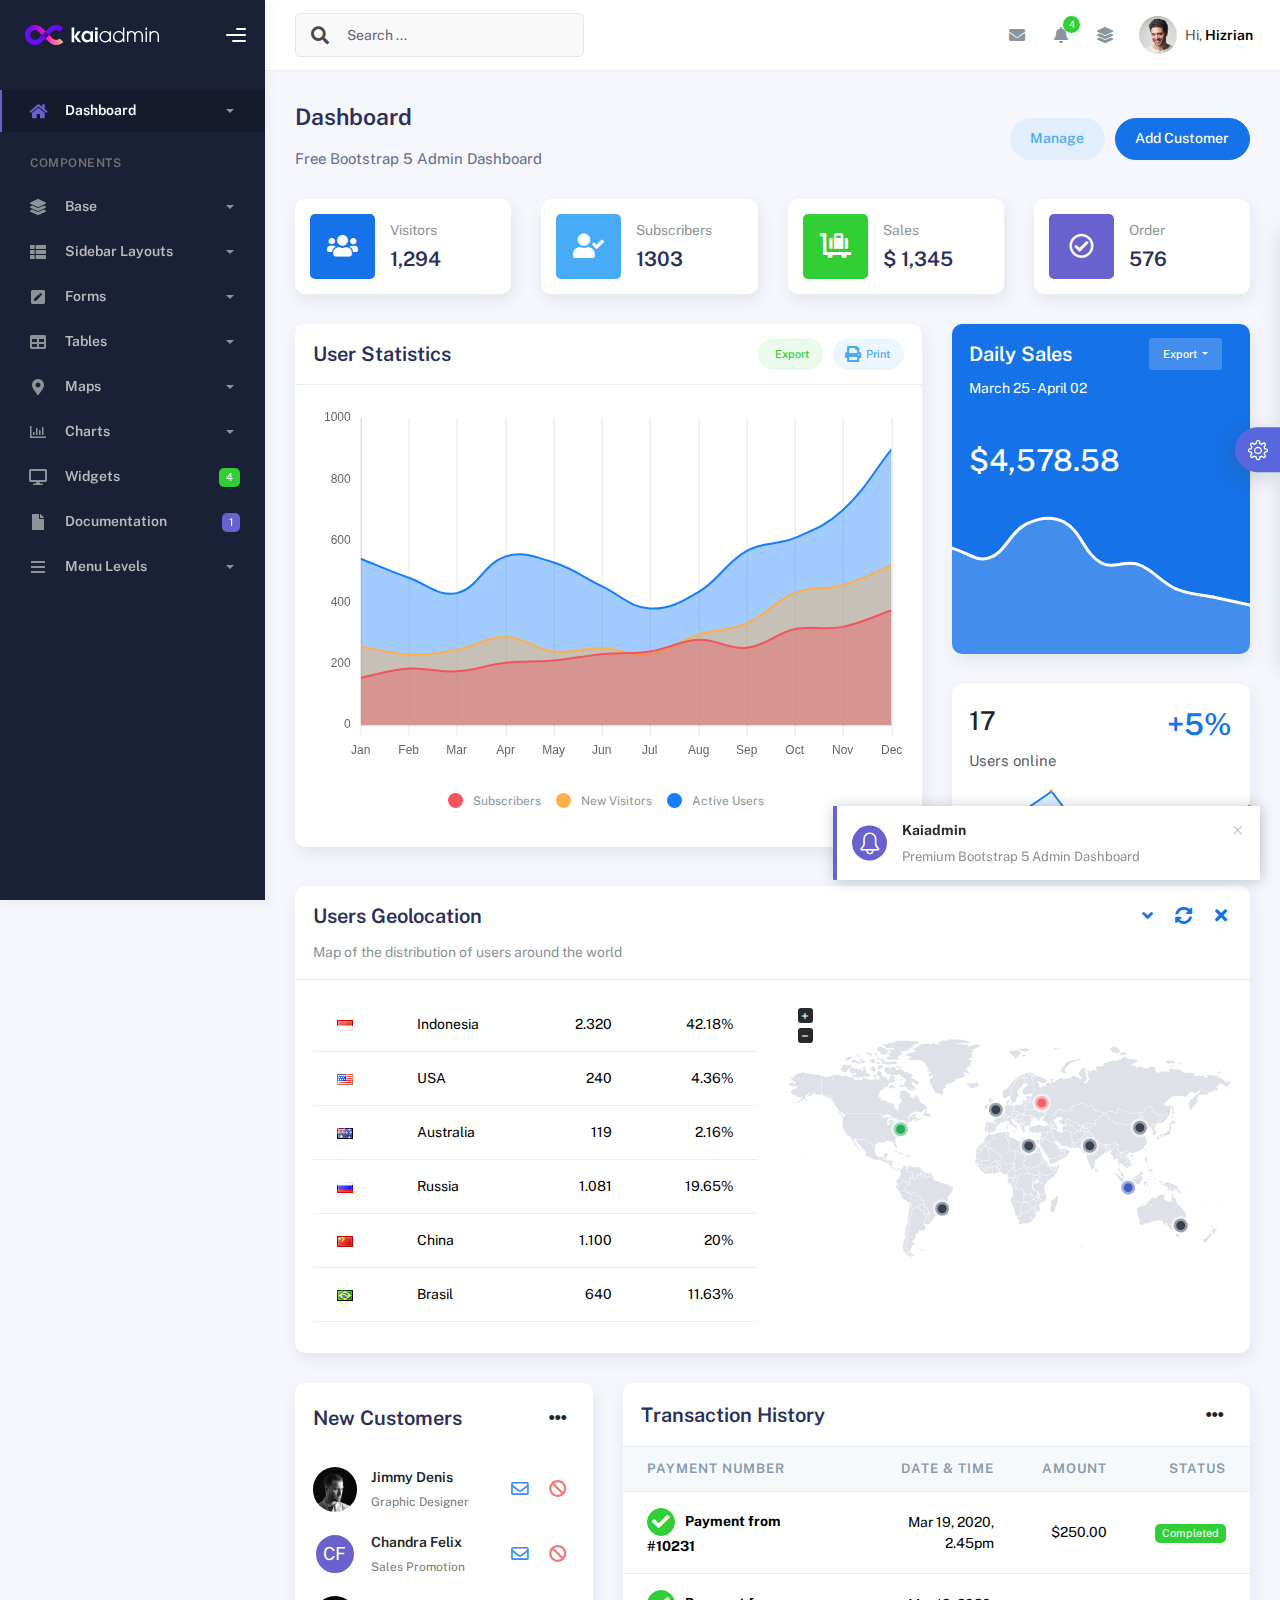
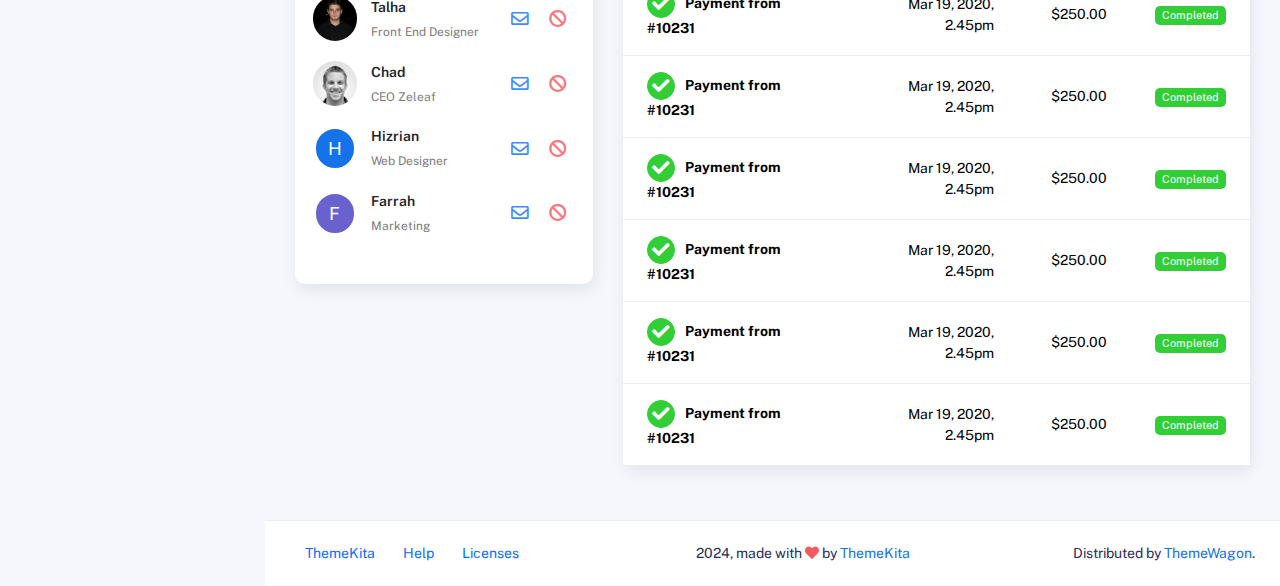
<file: admin/kaiadmin-lite-1.2.0/kaiadmin-lite-1.2.0/index.html>
<!DOCTYPE html>
<html lang="en">
  <head>
    <meta http-equiv="X-UA-Compatible" content="IE=edge" />
    <title>Kaiadmin - Bootstrap 5 Admin Dashboard</title>
    <meta
      content="width=device-width, initial-scale=1.0, shrink-to-fit=no"
      name="viewport"
    />
    <link
      rel="icon"
      href="assets/img/kaiadmin/favicon.ico"
      type="image/x-icon"
    />

    <!-- Fonts and icons -->
    <script src="assets/js/plugin/webfont/webfont.min.js"></script>
    <script>
      WebFont.load({
        google: { families: ["Public Sans:300,400,500,600,700"] },
        custom: {
          families: [
            "Font Awesome 5 Solid",
            "Font Awesome 5 Regular",
            "Font Awesome 5 Brands",
            "simple-line-icons",
          ],
          urls: ["assets/css/fonts.min.css"],
        },
        active: function () {
          sessionStorage.fonts = true;
        },
      });
    </script>

    <!-- CSS Files -->
    <link rel="stylesheet" href="assets/css/bootstrap.min.css" />
    <link rel="stylesheet" href="assets/css/plugins.min.css" />
    <link rel="stylesheet" href="assets/css/kaiadmin.min.css" />

    <!-- CSS Just for demo purpose, don't include it in your project -->
    <link rel="stylesheet" href="assets/css/demo.css" />
  </head>
  <body>
    <div class="wrapper">
      <!-- Sidebar -->
      <div class="sidebar" data-background-color="dark">
        <div class="sidebar-logo">
          <!-- Logo Header -->
          <div class="logo-header" data-background-color="dark">
            <a href="index.html" class="logo">
              <img
                src="assets/img/kaiadmin/logo_light.svg"
                alt="navbar brand"
                class="navbar-brand"
                height="20"
              />
            </a>
            <div class="nav-toggle">
              <button class="btn btn-toggle toggle-sidebar">
                <i class="gg-menu-right"></i>
              </button>
              <button class="btn btn-toggle sidenav-toggler">
                <i class="gg-menu-left"></i>
              </button>
            </div>
            <button class="topbar-toggler more">
              <i class="gg-more-vertical-alt"></i>
            </button>
          </div>
          <!-- End Logo Header -->
        </div>
        <div class="sidebar-wrapper scrollbar scrollbar-inner">
          <div class="sidebar-content">
            <ul class="nav nav-secondary">
              <li class="nav-item active">
                <a
                  data-bs-toggle="collapse"
                  href="#dashboard"
                  class="collapsed"
                  aria-expanded="false"
                >
                  <i class="fas fa-home"></i>
                  <p>Dashboard</p>
                  <span class="caret"></span>
                </a>
                <div class="collapse" id="dashboard">
                  <ul class="nav nav-collapse">
                    <li>
                      <a href="../demo1/index.html">
                        <span class="sub-item">Dashboard 1</span>
                      </a>
                    </li>
                  </ul>
                </div>
              </li>
              <li class="nav-section">
                <span class="sidebar-mini-icon">
                  <i class="fa fa-ellipsis-h"></i>
                </span>
                <h4 class="text-section">Components</h4>
              </li>
              <li class="nav-item">
                <a data-bs-toggle="collapse" href="#base">
                  <i class="fas fa-layer-group"></i>
                  <p>Base</p>
                  <span class="caret"></span>
                </a>
                <div class="collapse" id="base">
                  <ul class="nav nav-collapse">
                    <li>
                      <a href="components/avatars.html">
                        <span class="sub-item">Avatars</span>
                      </a>
                    </li>
                    <li>
                      <a href="components/buttons.html">
                        <span class="sub-item">Buttons</span>
                      </a>
                    </li>
                    <li>
                      <a href="components/gridsystem.html">
                        <span class="sub-item">Grid System</span>
                      </a>
                    </li>
                    <li>
                      <a href="components/panels.html">
                        <span class="sub-item">Panels</span>
                      </a>
                    </li>
                    <li>
                      <a href="components/notifications.html">
                        <span class="sub-item">Notifications</span>
                      </a>
                    </li>
                    <li>
                      <a href="components/sweetalert.html">
                        <span class="sub-item">Sweet Alert</span>
                      </a>
                    </li>
                    <li>
                      <a href="components/font-awesome-icons.html">
                        <span class="sub-item">Font Awesome Icons</span>
                      </a>
                    </li>
                    <li>
                      <a href="components/simple-line-icons.html">
                        <span class="sub-item">Simple Line Icons</span>
                      </a>
                    </li>
                    <li>
                      <a href="components/typography.html">
                        <span class="sub-item">Typography</span>
                      </a>
                    </li>
                  </ul>
                </div>
              </li>
              <li class="nav-item">
                <a data-bs-toggle="collapse" href="#sidebarLayouts">
                  <i class="fas fa-th-list"></i>
                  <p>Sidebar Layouts</p>
                  <span class="caret"></span>
                </a>
                <div class="collapse" id="sidebarLayouts">
                  <ul class="nav nav-collapse">
                    <li>
                      <a href="sidebar-style-2.html">
                        <span class="sub-item">Sidebar Style 2</span>
                      </a>
                    </li>
                    <li>
                      <a href="icon-menu.html">
                        <span class="sub-item">Icon Menu</span>
                      </a>
                    </li>
                  </ul>
                </div>
              </li>
              <li class="nav-item">
                <a data-bs-toggle="collapse" href="#forms">
                  <i class="fas fa-pen-square"></i>
                  <p>Forms</p>
                  <span class="caret"></span>
                </a>
                <div class="collapse" id="forms">
                  <ul class="nav nav-collapse">
                    <li>
                      <a href="forms/forms.html">
                        <span class="sub-item">Basic Form</span>
                      </a>
                    </li>
                  </ul>
                </div>
              </li>
              <li class="nav-item">
                <a data-bs-toggle="collapse" href="#tables">
                  <i class="fas fa-table"></i>
                  <p>Tables</p>
                  <span class="caret"></span>
                </a>
                <div class="collapse" id="tables">
                  <ul class="nav nav-collapse">
                    <li>
                      <a href="tables/tables.html">
                        <span class="sub-item">Basic Table</span>
                      </a>
                    </li>
                    <li>
                      <a href="tables/datatables.html">
                        <span class="sub-item">Datatables</span>
                      </a>
                    </li>
                  </ul>
                </div>
              </li>
              <li class="nav-item">
                <a data-bs-toggle="collapse" href="#maps">
                  <i class="fas fa-map-marker-alt"></i>
                  <p>Maps</p>
                  <span class="caret"></span>
                </a>
                <div class="collapse" id="maps">
                  <ul class="nav nav-collapse">
                    <li>
                      <a href="maps/googlemaps.html">
                        <span class="sub-item">Google Maps</span>
                      </a>
                    </li>
                    <li>
                      <a href="maps/jsvectormap.html">
                        <span class="sub-item">Jsvectormap</span>
                      </a>
                    </li>
                  </ul>
                </div>
              </li>
              <li class="nav-item">
                <a data-bs-toggle="collapse" href="#charts">
                  <i class="far fa-chart-bar"></i>
                  <p>Charts</p>
                  <span class="caret"></span>
                </a>
                <div class="collapse" id="charts">
                  <ul class="nav nav-collapse">
                    <li>
                      <a href="charts/charts.html">
                        <span class="sub-item">Chart Js</span>
                      </a>
                    </li>
                    <li>
                      <a href="charts/sparkline.html">
                        <span class="sub-item">Sparkline</span>
                      </a>
                    </li>
                  </ul>
                </div>
              </li>
              <li class="nav-item">
                <a href="widgets.html">
                  <i class="fas fa-desktop"></i>
                  <p>Widgets</p>
                  <span class="badge badge-success">4</span>
                </a>
              </li>
              <li class="nav-item">
                <a href="../../documentation/index.html">
                  <i class="fas fa-file"></i>
                  <p>Documentation</p>
                  <span class="badge badge-secondary">1</span>
                </a>
              </li>
              <li class="nav-item">
                <a data-bs-toggle="collapse" href="#submenu">
                  <i class="fas fa-bars"></i>
                  <p>Menu Levels</p>
                  <span class="caret"></span>
                </a>
                <div class="collapse" id="submenu">
                  <ul class="nav nav-collapse">
                    <li>
                      <a data-bs-toggle="collapse" href="#subnav1">
                        <span class="sub-item">Level 1</span>
                        <span class="caret"></span>
                      </a>
                      <div class="collapse" id="subnav1">
                        <ul class="nav nav-collapse subnav">
                          <li>
                            <a href="#">
                              <span class="sub-item">Level 2</span>
                            </a>
                          </li>
                          <li>
                            <a href="#">
                              <span class="sub-item">Level 2</span>
                            </a>
                          </li>
                        </ul>
                      </div>
                    </li>
                    <li>
                      <a data-bs-toggle="collapse" href="#subnav2">
                        <span class="sub-item">Level 1</span>
                        <span class="caret"></span>
                      </a>
                      <div class="collapse" id="subnav2">
                        <ul class="nav nav-collapse subnav">
                          <li>
                            <a href="#">
                              <span class="sub-item">Level 2</span>
                            </a>
                          </li>
                        </ul>
                      </div>
                    </li>
                    <li>
                      <a href="#">
                        <span class="sub-item">Level 1</span>
                      </a>
                    </li>
                  </ul>
                </div>
              </li>
            </ul>
          </div>
        </div>
      </div>
      <!-- End Sidebar -->

      <div class="main-panel">
        <div class="main-header">
          <div class="main-header-logo">
            <!-- Logo Header -->
            <div class="logo-header" data-background-color="dark">
              <a href="index.html" class="logo">
                <img
                  src="assets/img/kaiadmin/logo_light.svg"
                  alt="navbar brand"
                  class="navbar-brand"
                  height="20"
                />
              </a>
              <div class="nav-toggle">
                <button class="btn btn-toggle toggle-sidebar">
                  <i class="gg-menu-right"></i>
                </button>
                <button class="btn btn-toggle sidenav-toggler">
                  <i class="gg-menu-left"></i>
                </button>
              </div>
              <button class="topbar-toggler more">
                <i class="gg-more-vertical-alt"></i>
              </button>
            </div>
            <!-- End Logo Header -->
          </div>
          <!-- Navbar Header -->
          <nav
            class="navbar navbar-header navbar-header-transparent navbar-expand-lg border-bottom"
          >
            <div class="container-fluid">
              <nav
                class="navbar navbar-header-left navbar-expand-lg navbar-form nav-search p-0 d-none d-lg-flex"
              >
                <div class="input-group">
                  <div class="input-group-prepend">
                    <button type="submit" class="btn btn-search pe-1">
                      <i class="fa fa-search search-icon"></i>
                    </button>
                  </div>
                  <input
                    type="text"
                    placeholder="Search ..."
                    class="form-control"
                  />
                </div>
              </nav>

              <ul class="navbar-nav topbar-nav ms-md-auto align-items-center">
                <li
                  class="nav-item topbar-icon dropdown hidden-caret d-flex d-lg-none"
                >
                  <a
                    class="nav-link dropdown-toggle"
                    data-bs-toggle="dropdown"
                    href="#"
                    role="button"
                    aria-expanded="false"
                    aria-haspopup="true"
                  >
                    <i class="fa fa-search"></i>
                  </a>
                  <ul class="dropdown-menu dropdown-search animated fadeIn">
                    <form class="navbar-left navbar-form nav-search">
                      <div class="input-group">
                        <input
                          type="text"
                          placeholder="Search ..."
                          class="form-control"
                        />
                      </div>
                    </form>
                  </ul>
                </li>
                <li class="nav-item topbar-icon dropdown hidden-caret">
                  <a
                    class="nav-link dropdown-toggle"
                    href="#"
                    id="messageDropdown"
                    role="button"
                    data-bs-toggle="dropdown"
                    aria-haspopup="true"
                    aria-expanded="false"
                  >
                    <i class="fa fa-envelope"></i>
                  </a>
                  <ul
                    class="dropdown-menu messages-notif-box animated fadeIn"
                    aria-labelledby="messageDropdown"
                  >
                    <li>
                      <div
                        class="dropdown-title d-flex justify-content-between align-items-center"
                      >
                        Messages
                        <a href="#" class="small">Mark all as read</a>
                      </div>
                    </li>
                    <li>
                      <div class="message-notif-scroll scrollbar-outer">
                        <div class="notif-center">
                          <a href="#">
                            <div class="notif-img">
                              <img
                                src="assets/img/jm_denis.jpg"
                                alt="Img Profile"
                              />
                            </div>
                            <div class="notif-content">
                              <span class="subject">Jimmy Denis</span>
                              <span class="block"> How are you ? </span>
                              <span class="time">5 minutes ago</span>
                            </div>
                          </a>
                          <a href="#">
                            <div class="notif-img">
                              <img
                                src="assets/img/chadengle.jpg"
                                alt="Img Profile"
                              />
                            </div>
                            <div class="notif-content">
                              <span class="subject">Chad</span>
                              <span class="block"> Ok, Thanks ! </span>
                              <span class="time">12 minutes ago</span>
                            </div>
                          </a>
                          <a href="#">
                            <div class="notif-img">
                              <img
                                src="assets/img/mlane.jpg"
                                alt="Img Profile"
                              />
                            </div>
                            <div class="notif-content">
                              <span class="subject">Jhon Doe</span>
                              <span class="block">
                                Ready for the meeting today...
                              </span>
                              <span class="time">12 minutes ago</span>
                            </div>
                          </a>
                          <a href="#">
                            <div class="notif-img">
                              <img
                                src="assets/img/talha.jpg"
                                alt="Img Profile"
                              />
                            </div>
                            <div class="notif-content">
                              <span class="subject">Talha</span>
                              <span class="block"> Hi, Apa Kabar ? </span>
                              <span class="time">17 minutes ago</span>
                            </div>
                          </a>
                        </div>
                      </div>
                    </li>
                    <li>
                      <a class="see-all" href="javascript:void(0);"
                        >See all messages<i class="fa fa-angle-right"></i>
                      </a>
                    </li>
                  </ul>
                </li>
                <li class="nav-item topbar-icon dropdown hidden-caret">
                  <a
                    class="nav-link dropdown-toggle"
                    href="#"
                    id="notifDropdown"
                    role="button"
                    data-bs-toggle="dropdown"
                    aria-haspopup="true"
                    aria-expanded="false"
                  >
                    <i class="fa fa-bell"></i>
                    <span class="notification">4</span>
                  </a>
                  <ul
                    class="dropdown-menu notif-box animated fadeIn"
                    aria-labelledby="notifDropdown"
                  >
                    <li>
                      <div class="dropdown-title">
                        You have 4 new notification
                      </div>
                    </li>
                    <li>
                      <div class="notif-scroll scrollbar-outer">
                        <div class="notif-center">
                          <a href="#">
                            <div class="notif-icon notif-primary">
                              <i class="fa fa-user-plus"></i>
                            </div>
                            <div class="notif-content">
                              <span class="block"> New user registered </span>
                              <span class="time">5 minutes ago</span>
                            </div>
                          </a>
                          <a href="#">
                            <div class="notif-icon notif-success">
                              <i class="fa fa-comment"></i>
                            </div>
                            <div class="notif-content">
                              <span class="block">
                                Rahmad commented on Admin
                              </span>
                              <span class="time">12 minutes ago</span>
                            </div>
                          </a>
                          <a href="#">
                            <div class="notif-img">
                              <img
                                src="assets/img/profile2.jpg"
                                alt="Img Profile"
                              />
                            </div>
                            <div class="notif-content">
                              <span class="block">
                                Reza send messages to you
                              </span>
                              <span class="time">12 minutes ago</span>
                            </div>
                          </a>
                          <a href="#">
                            <div class="notif-icon notif-danger">
                              <i class="fa fa-heart"></i>
                            </div>
                            <div class="notif-content">
                              <span class="block"> Farrah liked Admin </span>
                              <span class="time">17 minutes ago</span>
                            </div>
                          </a>
                        </div>
                      </div>
                    </li>
                    <li>
                      <a class="see-all" href="javascript:void(0);"
                        >See all notifications<i class="fa fa-angle-right"></i>
                      </a>
                    </li>
                  </ul>
                </li>
                <li class="nav-item topbar-icon dropdown hidden-caret">
                  <a
                    class="nav-link"
                    data-bs-toggle="dropdown"
                    href="#"
                    aria-expanded="false"
                  >
                    <i class="fas fa-layer-group"></i>
                  </a>
                  <div class="dropdown-menu quick-actions animated fadeIn">
                    <div class="quick-actions-header">
                      <span class="title mb-1">Quick Actions</span>
                      <span class="subtitle op-7">Shortcuts</span>
                    </div>
                    <div class="quick-actions-scroll scrollbar-outer">
                      <div class="quick-actions-items">
                        <div class="row m-0">
                          <a class="col-6 col-md-4 p-0" href="#">
                            <div class="quick-actions-item">
                              <div class="avatar-item bg-danger rounded-circle">
                                <i class="far fa-calendar-alt"></i>
                              </div>
                              <span class="text">Calendar</span>
                            </div>
                          </a>
                          <a class="col-6 col-md-4 p-0" href="#">
                            <div class="quick-actions-item">
                              <div
                                class="avatar-item bg-warning rounded-circle"
                              >
                                <i class="fas fa-map"></i>
                              </div>
                              <span class="text">Maps</span>
                            </div>
                          </a>
                          <a class="col-6 col-md-4 p-0" href="#">
                            <div class="quick-actions-item">
                              <div class="avatar-item bg-info rounded-circle">
                                <i class="fas fa-file-excel"></i>
                              </div>
                              <span class="text">Reports</span>
                            </div>
                          </a>
                          <a class="col-6 col-md-4 p-0" href="#">
                            <div class="quick-actions-item">
                              <div
                                class="avatar-item bg-success rounded-circle"
                              >
                                <i class="fas fa-envelope"></i>
                              </div>
                              <span class="text">Emails</span>
                            </div>
                          </a>
                          <a class="col-6 col-md-4 p-0" href="#">
                            <div class="quick-actions-item">
                              <div
                                class="avatar-item bg-primary rounded-circle"
                              >
                                <i class="fas fa-file-invoice-dollar"></i>
                              </div>
                              <span class="text">Invoice</span>
                            </div>
                          </a>
                          <a class="col-6 col-md-4 p-0" href="#">
                            <div class="quick-actions-item">
                              <div
                                class="avatar-item bg-secondary rounded-circle"
                              >
                                <i class="fas fa-credit-card"></i>
                              </div>
                              <span class="text">Payments</span>
                            </div>
                          </a>
                        </div>
                      </div>
                    </div>
                  </div>
                </li>

                <li class="nav-item topbar-user dropdown hidden-caret">
                  <a
                    class="dropdown-toggle profile-pic"
                    data-bs-toggle="dropdown"
                    href="#"
                    aria-expanded="false"
                  >
                    <div class="avatar-sm">
                      <img
                        src="assets/img/profile.jpg"
                        alt="..."
                        class="avatar-img rounded-circle"
                      />
                    </div>
                    <span class="profile-username">
                      <span class="op-7">Hi,</span>
                      <span class="fw-bold">Hizrian</span>
                    </span>
                  </a>
                  <ul class="dropdown-menu dropdown-user animated fadeIn">
                    <div class="dropdown-user-scroll scrollbar-outer">
                      <li>
                        <div class="user-box">
                          <div class="avatar-lg">
                            <img
                              src="assets/img/profile.jpg"
                              alt="image profile"
                              class="avatar-img rounded"
                            />
                          </div>
                          <div class="u-text">
                            <h4>Hizrian</h4>
                            <p class="text-muted">hello@example.com</p>
                            <a
                              href="profile.html"
                              class="btn btn-xs btn-secondary btn-sm"
                              >View Profile</a
                            >
                          </div>
                        </div>
                      </li>
                      <li>
                        <div class="dropdown-divider"></div>
                        <a class="dropdown-item" href="#">My Profile</a>
                        <a class="dropdown-item" href="#">My Balance</a>
                        <a class="dropdown-item" href="#">Inbox</a>
                        <div class="dropdown-divider"></div>
                        <a class="dropdown-item" href="#">Account Setting</a>
                        <div class="dropdown-divider"></div>
                        <a class="dropdown-item" href="#">Logout</a>
                      </li>
                    </div>
                  </ul>
                </li>
              </ul>
            </div>
          </nav>
          <!-- End Navbar -->
        </div>

        <div class="container">
          <div class="page-inner">
            <div
              class="d-flex align-items-left align-items-md-center flex-column flex-md-row pt-2 pb-4"
            >
              <div>
                <h3 class="fw-bold mb-3">Dashboard</h3>
                <h6 class="op-7 mb-2">Free Bootstrap 5 Admin Dashboard</h6>
              </div>
              <div class="ms-md-auto py-2 py-md-0">
                <a href="#" class="btn btn-label-info btn-round me-2">Manage</a>
                <a href="#" class="btn btn-primary btn-round">Add Customer</a>
              </div>
            </div>
            <div class="row">
              <div class="col-sm-6 col-md-3">
                <div class="card card-stats card-round">
                  <div class="card-body">
                    <div class="row align-items-center">
                      <div class="col-icon">
                        <div
                          class="icon-big text-center icon-primary bubble-shadow-small"
                        >
                          <i class="fas fa-users"></i>
                        </div>
                      </div>
                      <div class="col col-stats ms-3 ms-sm-0">
                        <div class="numbers">
                          <p class="card-category">Visitors</p>
                          <h4 class="card-title">1,294</h4>
                        </div>
                      </div>
                    </div>
                  </div>
                </div>
              </div>
              <div class="col-sm-6 col-md-3">
                <div class="card card-stats card-round">
                  <div class="card-body">
                    <div class="row align-items-center">
                      <div class="col-icon">
                        <div
                          class="icon-big text-center icon-info bubble-shadow-small"
                        >
                          <i class="fas fa-user-check"></i>
                        </div>
                      </div>
                      <div class="col col-stats ms-3 ms-sm-0">
                        <div class="numbers">
                          <p class="card-category">Subscribers</p>
                          <h4 class="card-title">1303</h4>
                        </div>
                      </div>
                    </div>
                  </div>
                </div>
              </div>
              <div class="col-sm-6 col-md-3">
                <div class="card card-stats card-round">
                  <div class="card-body">
                    <div class="row align-items-center">
                      <div class="col-icon">
                        <div
                          class="icon-big text-center icon-success bubble-shadow-small"
                        >
                          <i class="fas fa-luggage-cart"></i>
                        </div>
                      </div>
                      <div class="col col-stats ms-3 ms-sm-0">
                        <div class="numbers">
                          <p class="card-category">Sales</p>
                          <h4 class="card-title">$ 1,345</h4>
                        </div>
                      </div>
                    </div>
                  </div>
                </div>
              </div>
              <div class="col-sm-6 col-md-3">
                <div class="card card-stats card-round">
                  <div class="card-body">
                    <div class="row align-items-center">
                      <div class="col-icon">
                        <div
                          class="icon-big text-center icon-secondary bubble-shadow-small"
                        >
                          <i class="far fa-check-circle"></i>
                        </div>
                      </div>
                      <div class="col col-stats ms-3 ms-sm-0">
                        <div class="numbers">
                          <p class="card-category">Order</p>
                          <h4 class="card-title">576</h4>
                        </div>
                      </div>
                    </div>
                  </div>
                </div>
              </div>
            </div>
            <div class="row">
              <div class="col-md-8">
                <div class="card card-round">
                  <div class="card-header">
                    <div class="card-head-row">
                      <div class="card-title">User Statistics</div>
                      <div class="card-tools">
                        <a
                          href="#"
                          class="btn btn-label-success btn-round btn-sm me-2"
                        >
                          <span class="btn-label">
                            <i class="fa fa-pencil"></i>
                          </span>
                          Export
                        </a>
                        <a href="#" class="btn btn-label-info btn-round btn-sm">
                          <span class="btn-label">
                            <i class="fa fa-print"></i>
                          </span>
                          Print
                        </a>
                      </div>
                    </div>
                  </div>
                  <div class="card-body">
                    <div class="chart-container" style="min-height: 375px">
                      <canvas id="statisticsChart"></canvas>
                    </div>
                    <div id="myChartLegend"></div>
                  </div>
                </div>
              </div>
              <div class="col-md-4">
                <div class="card card-primary card-round">
                  <div class="card-header">
                    <div class="card-head-row">
                      <div class="card-title">Daily Sales</div>
                      <div class="card-tools">
                        <div class="dropdown">
                          <button
                            class="btn btn-sm btn-label-light dropdown-toggle"
                            type="button"
                            id="dropdownMenuButton"
                            data-bs-toggle="dropdown"
                            aria-haspopup="true"
                            aria-expanded="false"
                          >
                            Export
                          </button>
                          <div
                            class="dropdown-menu"
                            aria-labelledby="dropdownMenuButton"
                          >
                            <a class="dropdown-item" href="#">Action</a>
                            <a class="dropdown-item" href="#">Another action</a>
                            <a class="dropdown-item" href="#"
                              >Something else here</a
                            >
                          </div>
                        </div>
                      </div>
                    </div>
                    <div class="card-category">March 25 - April 02</div>
                  </div>
                  <div class="card-body pb-0">
                    <div class="mb-4 mt-2">
                      <h1>$4,578.58</h1>
                    </div>
                    <div class="pull-in">
                      <canvas id="dailySalesChart"></canvas>
                    </div>
                  </div>
                </div>
                <div class="card card-round">
                  <div class="card-body pb-0">
                    <div class="h1 fw-bold float-end text-primary">+5%</div>
                    <h2 class="mb-2">17</h2>
                    <p class="text-muted">Users online</p>
                    <div class="pull-in sparkline-fix">
                      <div id="lineChart"></div>
                    </div>
                  </div>
                </div>
              </div>
            </div>
            <div class="row">
              <div class="col-md-12">
                <div class="card card-round">
                  <div class="card-header">
                    <div class="card-head-row card-tools-still-right">
                      <h4 class="card-title">Users Geolocation</h4>
                      <div class="card-tools">
                        <button
                          class="btn btn-icon btn-link btn-primary btn-xs"
                        >
                          <span class="fa fa-angle-down"></span>
                        </button>
                        <button
                          class="btn btn-icon btn-link btn-primary btn-xs btn-refresh-card"
                        >
                          <span class="fa fa-sync-alt"></span>
                        </button>
                        <button
                          class="btn btn-icon btn-link btn-primary btn-xs"
                        >
                          <span class="fa fa-times"></span>
                        </button>
                      </div>
                    </div>
                    <p class="card-category">
                      Map of the distribution of users around the world
                    </p>
                  </div>
                  <div class="card-body">
                    <div class="row">
                      <div class="col-md-6">
                        <div class="table-responsive table-hover table-sales">
                          <table class="table">
                            <tbody>
                              <tr>
                                <td>
                                  <div class="flag">
                                    <img
                                      src="assets/img/flags/id.png"
                                      alt="indonesia"
                                    />
                                  </div>
                                </td>
                                <td>Indonesia</td>
                                <td class="text-end">2.320</td>
                                <td class="text-end">42.18%</td>
                              </tr>
                              <tr>
                                <td>
                                  <div class="flag">
                                    <img
                                      src="assets/img/flags/us.png"
                                      alt="united states"
                                    />
                                  </div>
                                </td>
                                <td>USA</td>
                                <td class="text-end">240</td>
                                <td class="text-end">4.36%</td>
                              </tr>
                              <tr>
                                <td>
                                  <div class="flag">
                                    <img
                                      src="assets/img/flags/au.png"
                                      alt="australia"
                                    />
                                  </div>
                                </td>
                                <td>Australia</td>
                                <td class="text-end">119</td>
                                <td class="text-end">2.16%</td>
                              </tr>
                              <tr>
                                <td>
                                  <div class="flag">
                                    <img
                                      src="assets/img/flags/ru.png"
                                      alt="russia"
                                    />
                                  </div>
                                </td>
                                <td>Russia</td>
                                <td class="text-end">1.081</td>
                                <td class="text-end">19.65%</td>
                              </tr>
                              <tr>
                                <td>
                                  <div class="flag">
                                    <img
                                      src="assets/img/flags/cn.png"
                                      alt="china"
                                    />
                                  </div>
                                </td>
                                <td>China</td>
                                <td class="text-end">1.100</td>
                                <td class="text-end">20%</td>
                              </tr>
                              <tr>
                                <td>
                                  <div class="flag">
                                    <img
                                      src="assets/img/flags/br.png"
                                      alt="brazil"
                                    />
                                  </div>
                                </td>
                                <td>Brasil</td>
                                <td class="text-end">640</td>
                                <td class="text-end">11.63%</td>
                              </tr>
                            </tbody>
                          </table>
                        </div>
                      </div>
                      <div class="col-md-6">
                        <div class="mapcontainer">
                          <div
                            id="world-map"
                            class="w-100"
                            style="height: 300px"
                          ></div>
                        </div>
                      </div>
                    </div>
                  </div>
                </div>
              </div>
            </div>
            <div class="row">
              <div class="col-md-4">
                <div class="card card-round">
                  <div class="card-body">
                    <div class="card-head-row card-tools-still-right">
                      <div class="card-title">New Customers</div>
                      <div class="card-tools">
                        <div class="dropdown">
                          <button
                            class="btn btn-icon btn-clean me-0"
                            type="button"
                            id="dropdownMenuButton"
                            data-bs-toggle="dropdown"
                            aria-haspopup="true"
                            aria-expanded="false"
                          >
                            <i class="fas fa-ellipsis-h"></i>
                          </button>
                          <div
                            class="dropdown-menu"
                            aria-labelledby="dropdownMenuButton"
                          >
                            <a class="dropdown-item" href="#">Action</a>
                            <a class="dropdown-item" href="#">Another action</a>
                            <a class="dropdown-item" href="#"
                              >Something else here</a
                            >
                          </div>
                        </div>
                      </div>
                    </div>
                    <div class="card-list py-4">
                      <div class="item-list">
                        <div class="avatar">
                          <img
                            src="assets/img/jm_denis.jpg"
                            alt="..."
                            class="avatar-img rounded-circle"
                          />
                        </div>
                        <div class="info-user ms-3">
                          <div class="username">Jimmy Denis</div>
                          <div class="status">Graphic Designer</div>
                        </div>
                        <button class="btn btn-icon btn-link op-8 me-1">
                          <i class="far fa-envelope"></i>
                        </button>
                        <button class="btn btn-icon btn-link btn-danger op-8">
                          <i class="fas fa-ban"></i>
                        </button>
                      </div>
                      <div class="item-list">
                        <div class="avatar">
                          <span
                            class="avatar-title rounded-circle border border-white"
                            >CF</span
                          >
                        </div>
                        <div class="info-user ms-3">
                          <div class="username">Chandra Felix</div>
                          <div class="status">Sales Promotion</div>
                        </div>
                        <button class="btn btn-icon btn-link op-8 me-1">
                          <i class="far fa-envelope"></i>
                        </button>
                        <button class="btn btn-icon btn-link btn-danger op-8">
                          <i class="fas fa-ban"></i>
                        </button>
                      </div>
                      <div class="item-list">
                        <div class="avatar">
                          <img
                            src="assets/img/talha.jpg"
                            alt="..."
                            class="avatar-img rounded-circle"
                          />
                        </div>
                        <div class="info-user ms-3">
                          <div class="username">Talha</div>
                          <div class="status">Front End Designer</div>
                        </div>
                        <button class="btn btn-icon btn-link op-8 me-1">
                          <i class="far fa-envelope"></i>
                        </button>
                        <button class="btn btn-icon btn-link btn-danger op-8">
                          <i class="fas fa-ban"></i>
                        </button>
                      </div>
                      <div class="item-list">
                        <div class="avatar">
                          <img
                            src="assets/img/chadengle.jpg"
                            alt="..."
                            class="avatar-img rounded-circle"
                          />
                        </div>
                        <div class="info-user ms-3">
                          <div class="username">Chad</div>
                          <div class="status">CEO Zeleaf</div>
                        </div>
                        <button class="btn btn-icon btn-link op-8 me-1">
                          <i class="far fa-envelope"></i>
                        </button>
                        <button class="btn btn-icon btn-link btn-danger op-8">
                          <i class="fas fa-ban"></i>
                        </button>
                      </div>
                      <div class="item-list">
                        <div class="avatar">
                          <span
                            class="avatar-title rounded-circle border border-white bg-primary"
                            >H</span
                          >
                        </div>
                        <div class="info-user ms-3">
                          <div class="username">Hizrian</div>
                          <div class="status">Web Designer</div>
                        </div>
                        <button class="btn btn-icon btn-link op-8 me-1">
                          <i class="far fa-envelope"></i>
                        </button>
                        <button class="btn btn-icon btn-link btn-danger op-8">
                          <i class="fas fa-ban"></i>
                        </button>
                      </div>
                      <div class="item-list">
                        <div class="avatar">
                          <span
                            class="avatar-title rounded-circle border border-white bg-secondary"
                            >F</span
                          >
                        </div>
                        <div class="info-user ms-3">
                          <div class="username">Farrah</div>
                          <div class="status">Marketing</div>
                        </div>
                        <button class="btn btn-icon btn-link op-8 me-1">
                          <i class="far fa-envelope"></i>
                        </button>
                        <button class="btn btn-icon btn-link btn-danger op-8">
                          <i class="fas fa-ban"></i>
                        </button>
                      </div>
                    </div>
                  </div>
                </div>
              </div>
              <div class="col-md-8">
                <div class="card card-round">
                  <div class="card-header">
                    <div class="card-head-row card-tools-still-right">
                      <div class="card-title">Transaction History</div>
                      <div class="card-tools">
                        <div class="dropdown">
                          <button
                            class="btn btn-icon btn-clean me-0"
                            type="button"
                            id="dropdownMenuButton"
                            data-bs-toggle="dropdown"
                            aria-haspopup="true"
                            aria-expanded="false"
                          >
                            <i class="fas fa-ellipsis-h"></i>
                          </button>
                          <div
                            class="dropdown-menu"
                            aria-labelledby="dropdownMenuButton"
                          >
                            <a class="dropdown-item" href="#">Action</a>
                            <a class="dropdown-item" href="#">Another action</a>
                            <a class="dropdown-item" href="#"
                              >Something else here</a
                            >
                          </div>
                        </div>
                      </div>
                    </div>
                  </div>
                  <div class="card-body p-0">
                    <div class="table-responsive">
                      <!-- Projects table -->
                      <table class="table align-items-center mb-0">
                        <thead class="thead-light">
                          <tr>
                            <th scope="col">Payment Number</th>
                            <th scope="col" class="text-end">Date & Time</th>
                            <th scope="col" class="text-end">Amount</th>
                            <th scope="col" class="text-end">Status</th>
                          </tr>
                        </thead>
                        <tbody>
                          <tr>
                            <th scope="row">
                              <button
                                class="btn btn-icon btn-round btn-success btn-sm me-2"
                              >
                                <i class="fa fa-check"></i>
                              </button>
                              Payment from #10231
                            </th>
                            <td class="text-end">Mar 19, 2020, 2.45pm</td>
                            <td class="text-end">$250.00</td>
                            <td class="text-end">
                              <span class="badge badge-success">Completed</span>
                            </td>
                          </tr>
                          <tr>
                            <th scope="row">
                              <button
                                class="btn btn-icon btn-round btn-success btn-sm me-2"
                              >
                                <i class="fa fa-check"></i>
                              </button>
                              Payment from #10231
                            </th>
                            <td class="text-end">Mar 19, 2020, 2.45pm</td>
                            <td class="text-end">$250.00</td>
                            <td class="text-end">
                              <span class="badge badge-success">Completed</span>
                            </td>
                          </tr>
                          <tr>
                            <th scope="row">
                              <button
                                class="btn btn-icon btn-round btn-success btn-sm me-2"
                              >
                                <i class="fa fa-check"></i>
                              </button>
                              Payment from #10231
                            </th>
                            <td class="text-end">Mar 19, 2020, 2.45pm</td>
                            <td class="text-end">$250.00</td>
                            <td class="text-end">
                              <span class="badge badge-success">Completed</span>
                            </td>
                          </tr>
                          <tr>
                            <th scope="row">
                              <button
                                class="btn btn-icon btn-round btn-success btn-sm me-2"
                              >
                                <i class="fa fa-check"></i>
                              </button>
                              Payment from #10231
                            </th>
                            <td class="text-end">Mar 19, 2020, 2.45pm</td>
                            <td class="text-end">$250.00</td>
                            <td class="text-end">
                              <span class="badge badge-success">Completed</span>
                            </td>
                          </tr>
                          <tr>
                            <th scope="row">
                              <button
                                class="btn btn-icon btn-round btn-success btn-sm me-2"
                              >
                                <i class="fa fa-check"></i>
                              </button>
                              Payment from #10231
                            </th>
                            <td class="text-end">Mar 19, 2020, 2.45pm</td>
                            <td class="text-end">$250.00</td>
                            <td class="text-end">
                              <span class="badge badge-success">Completed</span>
                            </td>
                          </tr>
                          <tr>
                            <th scope="row">
                              <button
                                class="btn btn-icon btn-round btn-success btn-sm me-2"
                              >
                                <i class="fa fa-check"></i>
                              </button>
                              Payment from #10231
                            </th>
                            <td class="text-end">Mar 19, 2020, 2.45pm</td>
                            <td class="text-end">$250.00</td>
                            <td class="text-end">
                              <span class="badge badge-success">Completed</span>
                            </td>
                          </tr>
                          <tr>
                            <th scope="row">
                              <button
                                class="btn btn-icon btn-round btn-success btn-sm me-2"
                              >
                                <i class="fa fa-check"></i>
                              </button>
                              Payment from #10231
                            </th>
                            <td class="text-end">Mar 19, 2020, 2.45pm</td>
                            <td class="text-end">$250.00</td>
                            <td class="text-end">
                              <span class="badge badge-success">Completed</span>
                            </td>
                          </tr>
                        </tbody>
                      </table>
                    </div>
                  </div>
                </div>
              </div>
            </div>
          </div>
        </div>

        <footer class="footer">
          <div class="container-fluid d-flex justify-content-between">
            <nav class="pull-left">
              <ul class="nav">
                <li class="nav-item">
                  <a class="nav-link" href="http://www.themekita.com">
                    ThemeKita
                  </a>
                </li>
                <li class="nav-item">
                  <a class="nav-link" href="#"> Help </a>
                </li>
                <li class="nav-item">
                  <a class="nav-link" href="#"> Licenses </a>
                </li>
              </ul>
            </nav>
            <div class="copyright">
              2024, made with <i class="fa fa-heart heart text-danger"></i> by
              <a href="http://www.themekita.com">ThemeKita</a>
            </div>
            <div>
              Distributed by
              <a target="_blank" href="https://themewagon.com/">ThemeWagon</a>.
            </div>
          </div>
        </footer>
      </div>

      <!-- Custom template | don't include it in your project! -->
      <div class="custom-template">
        <div class="title">Settings</div>
        <div class="custom-content">
          <div class="switcher">
            <div class="switch-block">
              <h4>Logo Header</h4>
              <div class="btnSwitch">
                <button
                  type="button"
                  class="selected changeLogoHeaderColor"
                  data-color="dark"
                ></button>
                <button
                  type="button"
                  class="changeLogoHeaderColor"
                  data-color="blue"
                ></button>
                <button
                  type="button"
                  class="changeLogoHeaderColor"
                  data-color="purple"
                ></button>
                <button
                  type="button"
                  class="changeLogoHeaderColor"
                  data-color="light-blue"
                ></button>
                <button
                  type="button"
                  class="changeLogoHeaderColor"
                  data-color="green"
                ></button>
                <button
                  type="button"
                  class="changeLogoHeaderColor"
                  data-color="orange"
                ></button>
                <button
                  type="button"
                  class="changeLogoHeaderColor"
                  data-color="red"
                ></button>
                <button
                  type="button"
                  class="changeLogoHeaderColor"
                  data-color="white"
                ></button>
                <br />
                <button
                  type="button"
                  class="changeLogoHeaderColor"
                  data-color="dark2"
                ></button>
                <button
                  type="button"
                  class="changeLogoHeaderColor"
                  data-color="blue2"
                ></button>
                <button
                  type="button"
                  class="changeLogoHeaderColor"
                  data-color="purple2"
                ></button>
                <button
                  type="button"
                  class="changeLogoHeaderColor"
                  data-color="light-blue2"
                ></button>
                <button
                  type="button"
                  class="changeLogoHeaderColor"
                  data-color="green2"
                ></button>
                <button
                  type="button"
                  class="changeLogoHeaderColor"
                  data-color="orange2"
                ></button>
                <button
                  type="button"
                  class="changeLogoHeaderColor"
                  data-color="red2"
                ></button>
              </div>
            </div>
            <div class="switch-block">
              <h4>Navbar Header</h4>
              <div class="btnSwitch">
                <button
                  type="button"
                  class="changeTopBarColor"
                  data-color="dark"
                ></button>
                <button
                  type="button"
                  class="changeTopBarColor"
                  data-color="blue"
                ></button>
                <button
                  type="button"
                  class="changeTopBarColor"
                  data-color="purple"
                ></button>
                <button
                  type="button"
                  class="changeTopBarColor"
                  data-color="light-blue"
                ></button>
                <button
                  type="button"
                  class="changeTopBarColor"
                  data-color="green"
                ></button>
                <button
                  type="button"
                  class="changeTopBarColor"
                  data-color="orange"
                ></button>
                <button
                  type="button"
                  class="changeTopBarColor"
                  data-color="red"
                ></button>
                <button
                  type="button"
                  class="selected changeTopBarColor"
                  data-color="white"
                ></button>
                <br />
                <button
                  type="button"
                  class="changeTopBarColor"
                  data-color="dark2"
                ></button>
                <button
                  type="button"
                  class="changeTopBarColor"
                  data-color="blue2"
                ></button>
                <button
                  type="button"
                  class="changeTopBarColor"
                  data-color="purple2"
                ></button>
                <button
                  type="button"
                  class="changeTopBarColor"
                  data-color="light-blue2"
                ></button>
                <button
                  type="button"
                  class="changeTopBarColor"
                  data-color="green2"
                ></button>
                <button
                  type="button"
                  class="changeTopBarColor"
                  data-color="orange2"
                ></button>
                <button
                  type="button"
                  class="changeTopBarColor"
                  data-color="red2"
                ></button>
              </div>
            </div>
            <div class="switch-block">
              <h4>Sidebar</h4>
              <div class="btnSwitch">
                <button
                  type="button"
                  class="changeSideBarColor"
                  data-color="white"
                ></button>
                <button
                  type="button"
                  class="selected changeSideBarColor"
                  data-color="dark"
                ></button>
                <button
                  type="button"
                  class="changeSideBarColor"
                  data-color="dark2"
                ></button>
              </div>
            </div>
          </div>
        </div>
        <div class="custom-toggle">
          <i class="icon-settings"></i>
        </div>
      </div>
      <!-- End Custom template -->
    </div>
    <!--   Core JS Files   -->
    <script src="assets/js/core/jquery-3.7.1.min.js"></script>
    <script src="assets/js/core/popper.min.js"></script>
    <script src="assets/js/core/bootstrap.min.js"></script>

    <!-- jQuery Scrollbar -->
    <script src="assets/js/plugin/jquery-scrollbar/jquery.scrollbar.min.js"></script>

    <!-- Chart JS -->
    <script src="assets/js/plugin/chart.js/chart.min.js"></script>

    <!-- jQuery Sparkline -->
    <script src="assets/js/plugin/jquery.sparkline/jquery.sparkline.min.js"></script>

    <!-- Chart Circle -->
    <script src="assets/js/plugin/chart-circle/circles.min.js"></script>

    <!-- Datatables -->
    <script src="assets/js/plugin/datatables/datatables.min.js"></script>

    <!-- Bootstrap Notify -->
    <script src="assets/js/plugin/bootstrap-notify/bootstrap-notify.min.js"></script>

    <!-- jQuery Vector Maps -->
    <script src="assets/js/plugin/jsvectormap/jsvectormap.min.js"></script>
    <script src="assets/js/plugin/jsvectormap/world.js"></script>

    <!-- Sweet Alert -->
    <script src="assets/js/plugin/sweetalert/sweetalert.min.js"></script>

    <!-- Kaiadmin JS -->
    <script src="assets/js/kaiadmin.min.js"></script>

    <!-- Kaiadmin DEMO methods, don't include it in your project! -->
    <script src="assets/js/setting-demo.js"></script>
    <script src="assets/js/demo.js"></script>
    <script>
      $("#lineChart").sparkline([102, 109, 120, 99, 110, 105, 115], {
        type: "line",
        height: "70",
        width: "100%",
        lineWidth: "2",
        lineColor: "#177dff",
        fillColor: "rgba(23, 125, 255, 0.14)",
      });

      $("#lineChart2").sparkline([99, 125, 122, 105, 110, 124, 115], {
        type: "line",
        height: "70",
        width: "100%",
        lineWidth: "2",
        lineColor: "#f3545d",
        fillColor: "rgba(243, 84, 93, .14)",
      });

      $("#lineChart3").sparkline([105, 103, 123, 100, 95, 105, 115], {
        type: "line",
        height: "70",
        width: "100%",
        lineWidth: "2",
        lineColor: "#ffa534",
        fillColor: "rgba(255, 165, 52, .14)",
      });
    </script>
  </body>
</html>
</file>
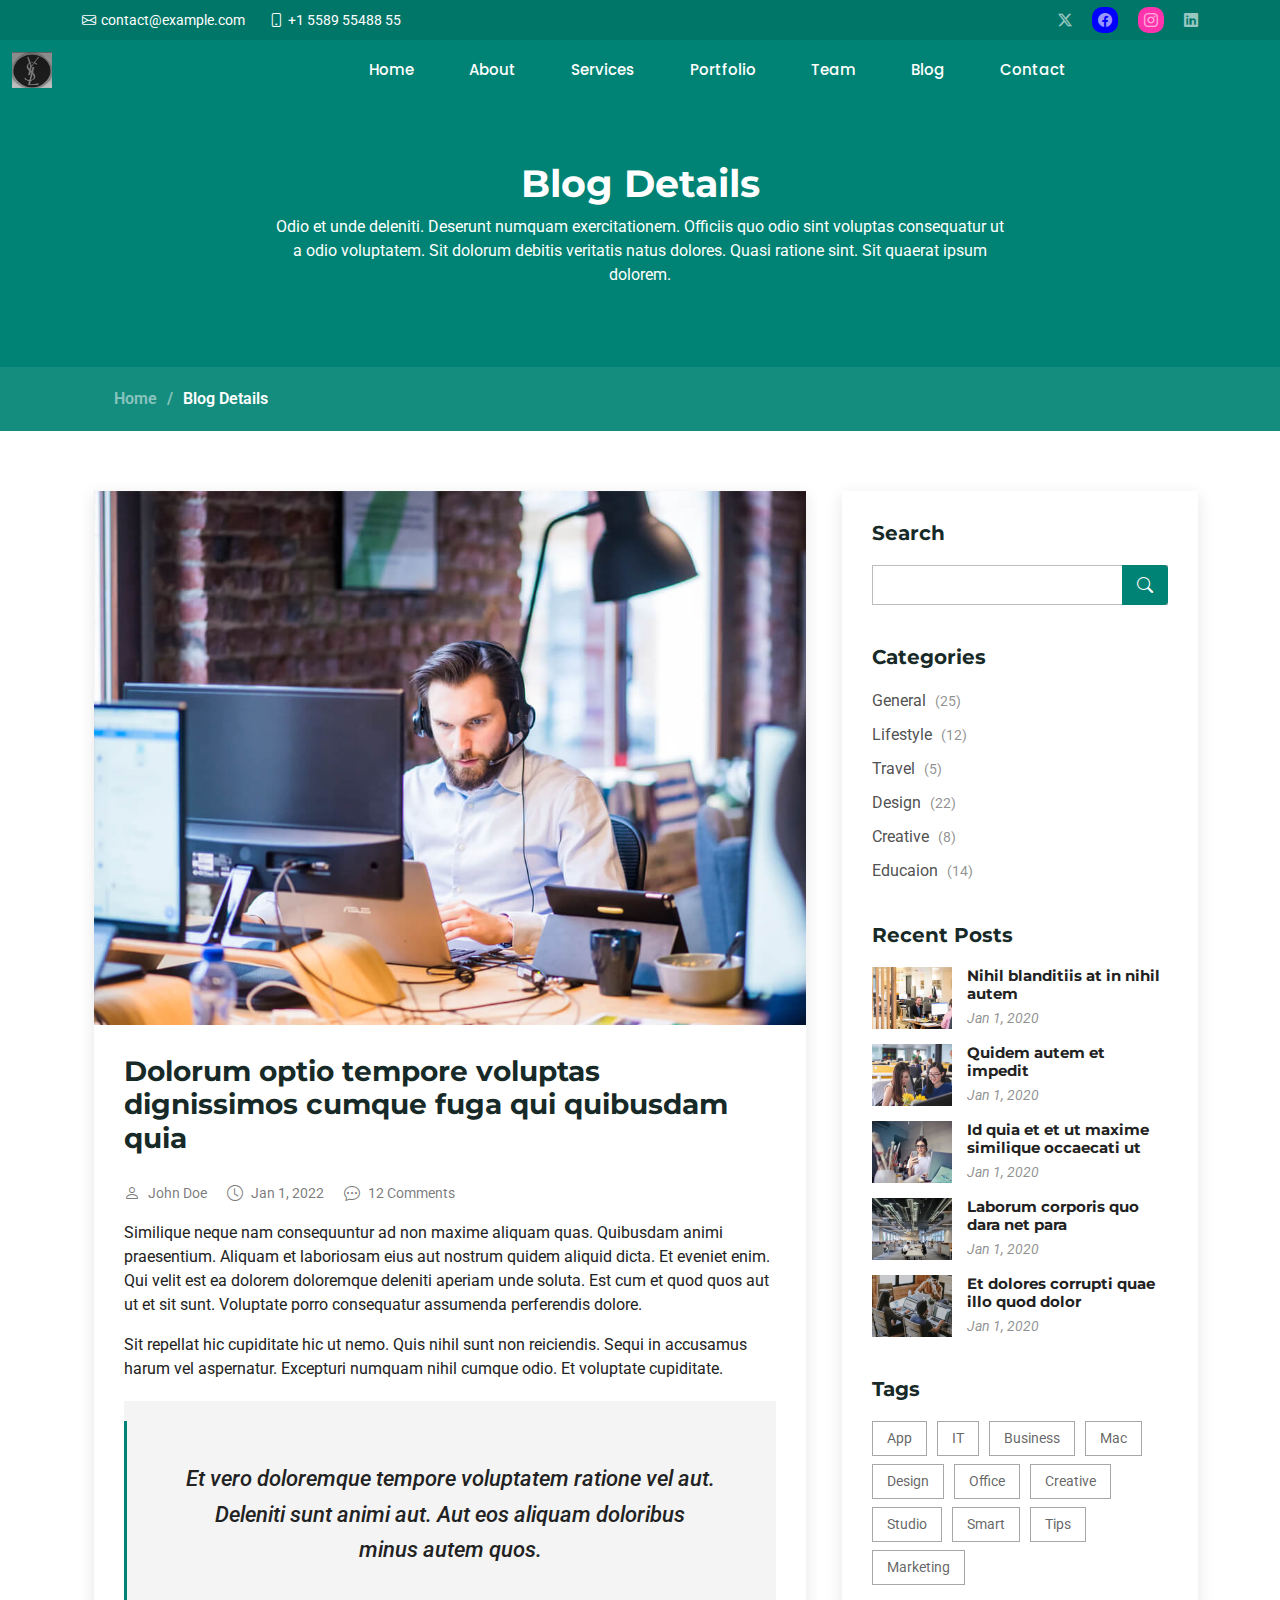
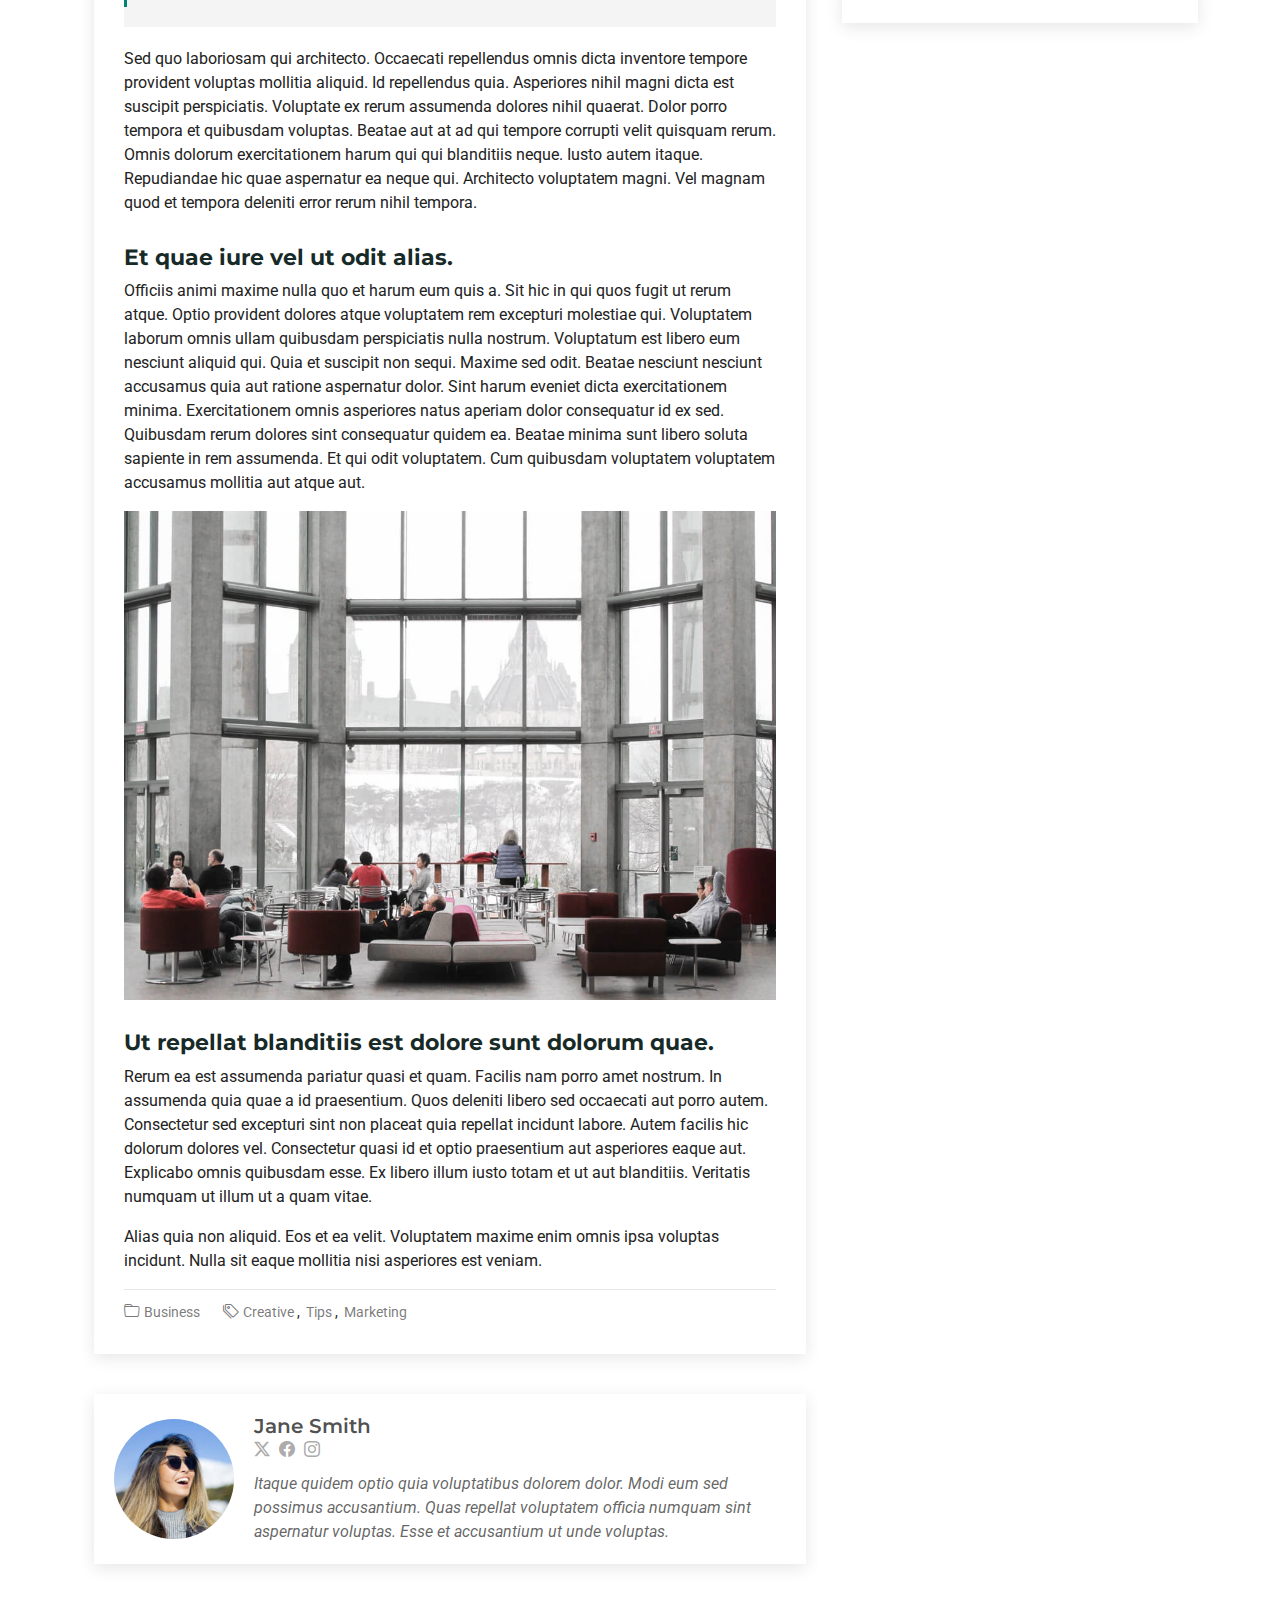
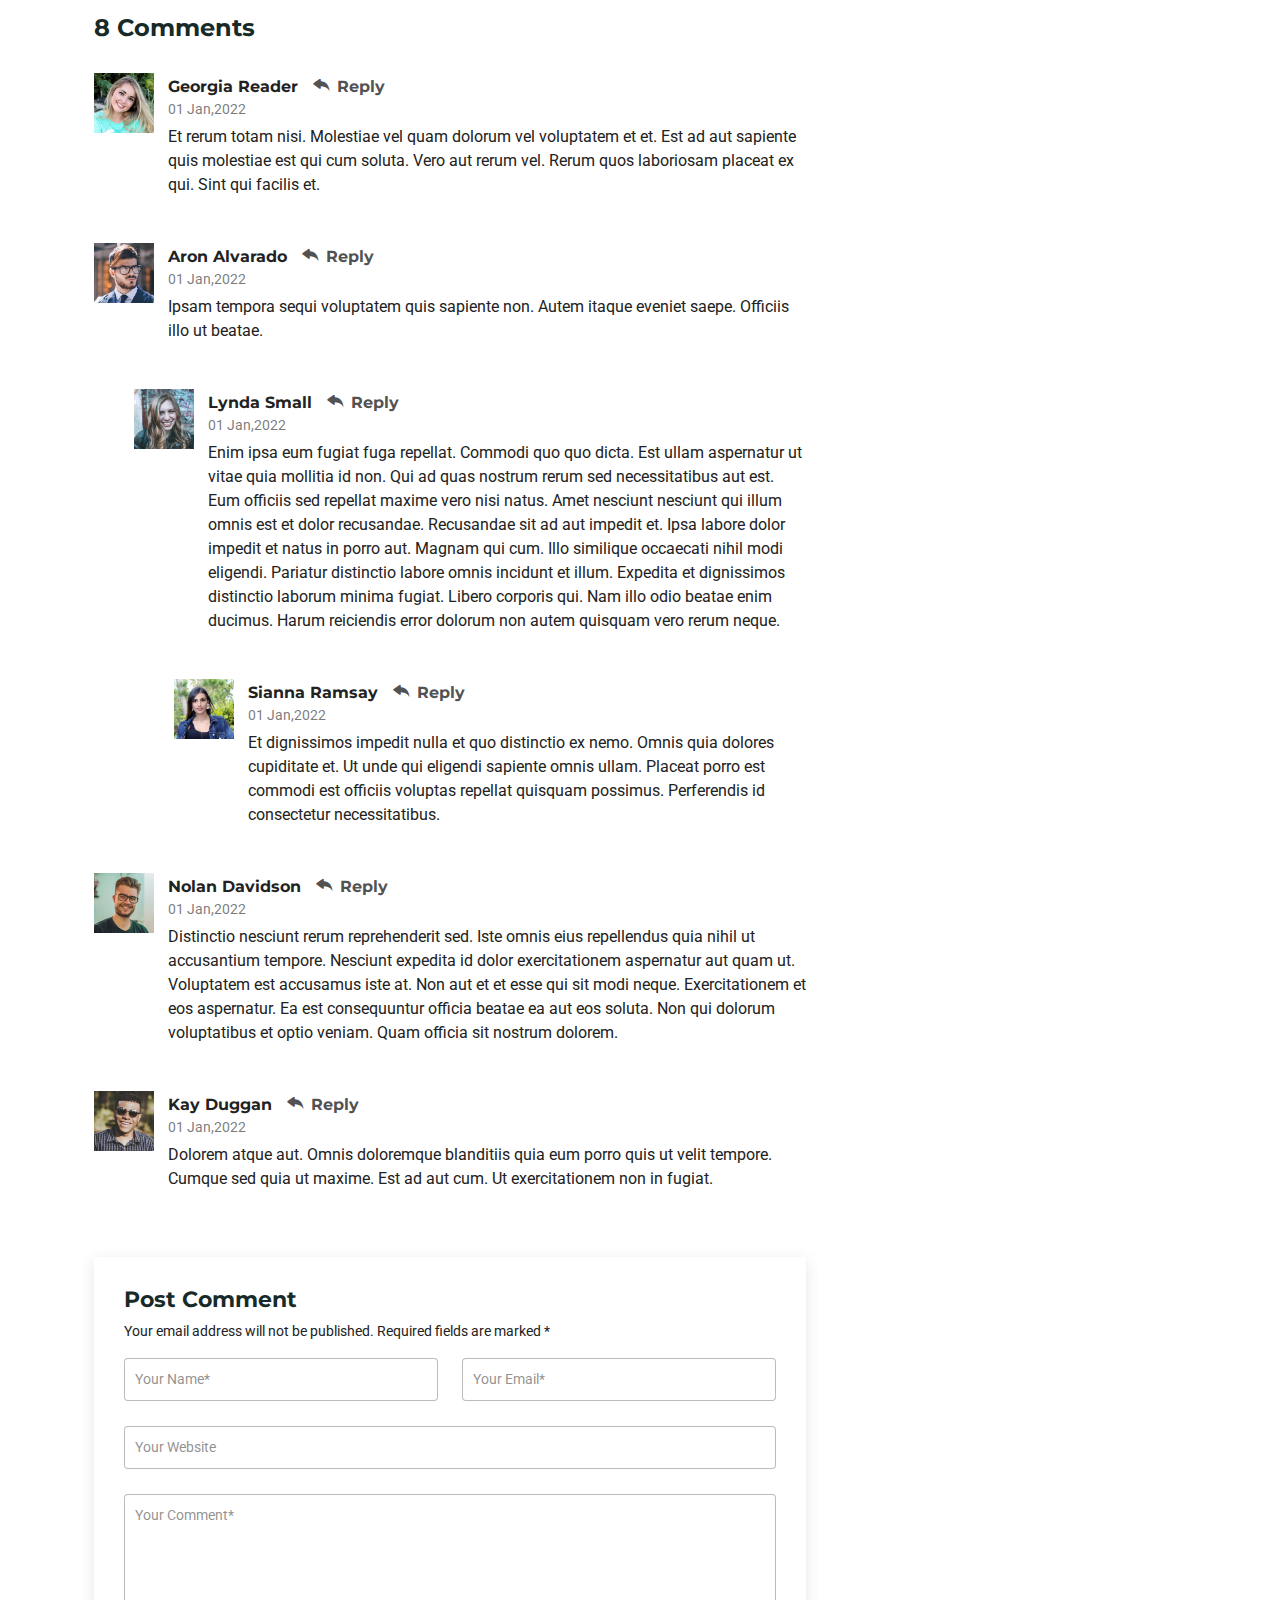
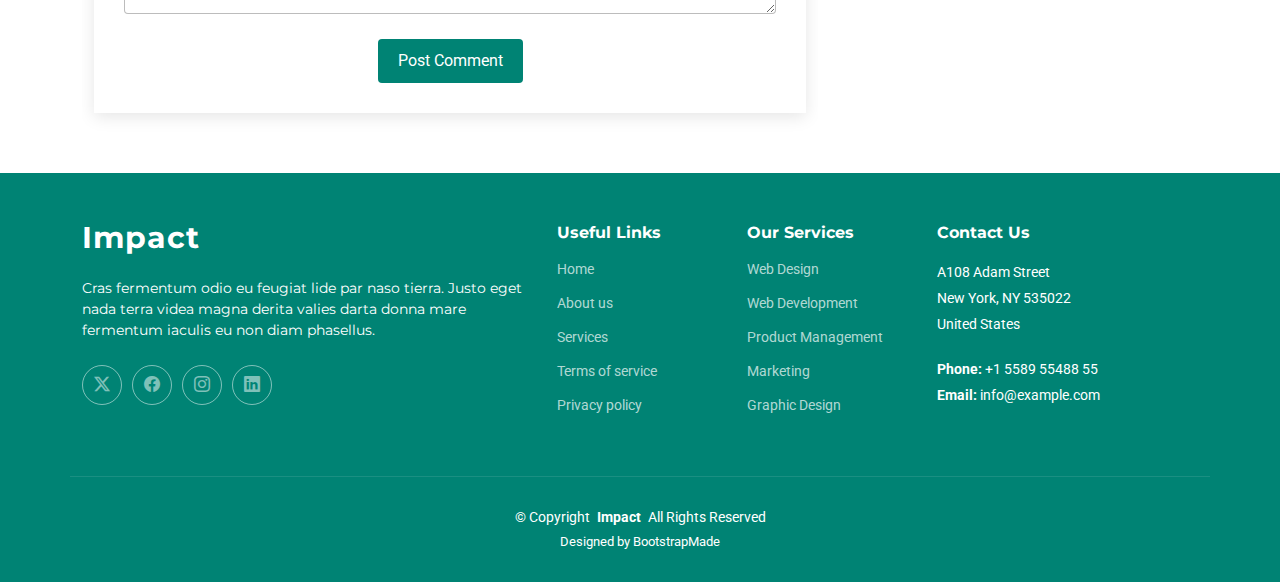
<file: blog-details.html>
<!DOCTYPE html>
<html lang="en">

<head>
  <meta charset="utf-8">
  <meta content="width=device-width, initial-scale=1.0" name="viewport">
  <title>Blog Details - Impact Bootstrap Template</title>
  <meta name="description" content="">
  <meta name="keywords" content="">

  <!-- Favicons -->
  <link href="assets/img/favicon.png" rel="icon">
  <link href="assets/img/apple-touch-icon.png" rel="apple-touch-icon">

  <!-- Fonts -->
  <link href="https://fonts.googleapis.com" rel="preconnect">
  <link href="https://fonts.gstatic.com" rel="preconnect" crossorigin>
  <link href="https://fonts.googleapis.com/css2?family=Roboto:ital,wght@0,100;0,300;0,400;0,500;0,700;0,900;1,100;1,300;1,400;1,500;1,700;1,900&family=Montserrat:ital,wght@0,100;0,200;0,300;0,400;0,500;0,600;0,700;0,800;0,900;1,100;1,200;1,300;1,400;1,500;1,600;1,700;1,800;1,900&family=Poppins:ital,wght@0,100;0,200;0,300;0,400;0,500;0,600;0,700;0,800;0,900;1,100;1,200;1,300;1,400;1,500;1,600;1,700;1,800;1,900&display=swap" rel="stylesheet">

  <!-- Vendor CSS Files -->
  <link href="assets/vendor/bootstrap/css/bootstrap.min.css" rel="stylesheet">
  <link href="assets/vendor/bootstrap-icons/bootstrap-icons.css" rel="stylesheet">
  <link href="assets/vendor/aos/aos.css" rel="stylesheet">
  <link href="assets/vendor/glightbox/css/glightbox.min.css" rel="stylesheet">
  <link href="assets/vendor/swiper/swiper-bundle.min.css" rel="stylesheet">

  <!-- Main CSS File -->
  <link href="assets/css/main.css" rel="stylesheet">

  <!-- =======================================================
  * Template Name: Impact
  * Template URL: https://bootstrapmade.com/impact-bootstrap-business-website-template/
  * Updated: Aug 07 2024 with Bootstrap v5.3.3
  * Author: BootstrapMade.com
  * License: https://bootstrapmade.com/license/
  ======================================================== -->
</head>

<body class="blog-details-page">

  <header id="header" class="header fixed-top">

    <div class="topbar d-flex align-items-center">
      <div class="container d-flex justify-content-center justify-content-md-between">
        <div class="contact-info d-flex align-items-center">
          <i class="bi bi-envelope d-flex align-items-center"><a href="mailto:contact@example.com">contact@example.com</a></i>
          <i class="bi bi-phone d-flex align-items-center ms-4"><span>+1 5589 55488 55</span></i>
        </div>
        <div class="social-links d-none d-md-flex align-items-center">
          <a href="#" class="twitter"><i class="bi bi-twitter-x"></i></a>
          <a href="#" class="facebook"><i class="bi bi-facebook"></i></a>
          <a href="#" class="instagram"><i class="bi bi-instagram"></i></a>
          <a href="#" class="linkedin"><i class="bi bi-linkedin"></i></a>
        </div>
      </div>
    </div><!-- End Top Bar -->

    <div class="branding d-flex align-items-cente">

      <div class="container position-relative d-flex align-items-center justify-content-between">
        <a href="index.html" class="logo d-flex align-items-center">
          <!-- Uncomment the line below if you also wish to use an image logo -->
          <!-- <img src="assets/img/logo.png" alt=""> -->
          <img src="assets/img/icon.png" alt="" width="40">
          <span>.</span>
        </a>

        <nav id="navmenu" class="navmenu">
          <ul>
            <li><a href="#hero">Home<br></a></li>
            <li><a href="#about">About</a></li>
            <li><a href="#services">Services</a></li>
            <li><a href="#portfolio">Portfolio</a></li>
            <li><a href="#team">Team</a></li>
            <li><a href="blog.html">Blog</a></li>
            <li><a href="#contact">Contact</a></li>
          </ul>
          <i class="mobile-nav-toggle d-xl-none bi bi-list"></i>
        </nav>

      </div>

    </div>

  </header>

  <main class="main">

    <!-- Page Title -->
    <div class="page-title">
      <div class="heading">
        <div class="container">
          <div class="row d-flex justify-content-center text-center">
            <div class="col-lg-8">
              <h1>Blog Details</h1>
              <p class="mb-0">Odio et unde deleniti. Deserunt numquam exercitationem. Officiis quo odio sint voluptas consequatur ut a odio voluptatem. Sit dolorum debitis veritatis natus dolores. Quasi ratione sint. Sit quaerat ipsum dolorem.</p>
            </div>
          </div>
        </div>
      </div>
      <nav class="breadcrumbs">
        <div class="container">
          <ol>
            <li><a href="index.html">Home</a></li>
            <li class="current">Blog Details</li>
          </ol>
        </div>
      </nav>
    </div><!-- End Page Title -->

    <div class="container">
      <div class="row">

        <div class="col-lg-8">

          <!-- Blog Details Section -->
          <section id="blog-details" class="blog-details section">
            <div class="container">

              <article class="article">

                <div class="post-img">
                  <img src="assets/img/blog/blog-1.jpg" alt="" class="img-fluid">
                </div>

                <h2 class="title">Dolorum optio tempore voluptas dignissimos cumque fuga qui quibusdam quia</h2>

                <div class="meta-top">
                  <ul>
                    <li class="d-flex align-items-center"><i class="bi bi-person"></i> <a href="blog-details.html">John Doe</a></li>
                    <li class="d-flex align-items-center"><i class="bi bi-clock"></i> <a href="blog-details.html"><time datetime="2020-01-01">Jan 1, 2022</time></a></li>
                    <li class="d-flex align-items-center"><i class="bi bi-chat-dots"></i> <a href="blog-details.html">12 Comments</a></li>
                  </ul>
                </div><!-- End meta top -->

                <div class="content">
                  <p>
                    Similique neque nam consequuntur ad non maxime aliquam quas. Quibusdam animi praesentium. Aliquam et laboriosam eius aut nostrum quidem aliquid dicta.
                    Et eveniet enim. Qui velit est ea dolorem doloremque deleniti aperiam unde soluta. Est cum et quod quos aut ut et sit sunt. Voluptate porro consequatur assumenda perferendis dolore.
                  </p>

                  <p>
                    Sit repellat hic cupiditate hic ut nemo. Quis nihil sunt non reiciendis. Sequi in accusamus harum vel aspernatur. Excepturi numquam nihil cumque odio. Et voluptate cupiditate.
                  </p>

                  <blockquote>
                    <p>
                      Et vero doloremque tempore voluptatem ratione vel aut. Deleniti sunt animi aut. Aut eos aliquam doloribus minus autem quos.
                    </p>
                  </blockquote>

                  <p>
                    Sed quo laboriosam qui architecto. Occaecati repellendus omnis dicta inventore tempore provident voluptas mollitia aliquid. Id repellendus quia. Asperiores nihil magni dicta est suscipit perspiciatis. Voluptate ex rerum assumenda dolores nihil quaerat.
                    Dolor porro tempora et quibusdam voluptas. Beatae aut at ad qui tempore corrupti velit quisquam rerum. Omnis dolorum exercitationem harum qui qui blanditiis neque.
                    Iusto autem itaque. Repudiandae hic quae aspernatur ea neque qui. Architecto voluptatem magni. Vel magnam quod et tempora deleniti error rerum nihil tempora.
                  </p>

                  <h3>Et quae iure vel ut odit alias.</h3>
                  <p>
                    Officiis animi maxime nulla quo et harum eum quis a. Sit hic in qui quos fugit ut rerum atque. Optio provident dolores atque voluptatem rem excepturi molestiae qui. Voluptatem laborum omnis ullam quibusdam perspiciatis nulla nostrum. Voluptatum est libero eum nesciunt aliquid qui.
                    Quia et suscipit non sequi. Maxime sed odit. Beatae nesciunt nesciunt accusamus quia aut ratione aspernatur dolor. Sint harum eveniet dicta exercitationem minima. Exercitationem omnis asperiores natus aperiam dolor consequatur id ex sed. Quibusdam rerum dolores sint consequatur quidem ea.
                    Beatae minima sunt libero soluta sapiente in rem assumenda. Et qui odit voluptatem. Cum quibusdam voluptatem voluptatem accusamus mollitia aut atque aut.
                  </p>
                  <img src="assets/img/blog/blog-inside-post.jpg" class="img-fluid" alt="">

                  <h3>Ut repellat blanditiis est dolore sunt dolorum quae.</h3>
                  <p>
                    Rerum ea est assumenda pariatur quasi et quam. Facilis nam porro amet nostrum. In assumenda quia quae a id praesentium. Quos deleniti libero sed occaecati aut porro autem. Consectetur sed excepturi sint non placeat quia repellat incidunt labore. Autem facilis hic dolorum dolores vel.
                    Consectetur quasi id et optio praesentium aut asperiores eaque aut. Explicabo omnis quibusdam esse. Ex libero illum iusto totam et ut aut blanditiis. Veritatis numquam ut illum ut a quam vitae.
                  </p>
                  <p>
                    Alias quia non aliquid. Eos et ea velit. Voluptatem maxime enim omnis ipsa voluptas incidunt. Nulla sit eaque mollitia nisi asperiores est veniam.
                  </p>

                </div><!-- End post content -->

                <div class="meta-bottom">
                  <i class="bi bi-folder"></i>
                  <ul class="cats">
                    <li><a href="#">Business</a></li>
                  </ul>

                  <i class="bi bi-tags"></i>
                  <ul class="tags">
                    <li><a href="#">Creative</a></li>
                    <li><a href="#">Tips</a></li>
                    <li><a href="#">Marketing</a></li>
                  </ul>
                </div><!-- End meta bottom -->

              </article>

            </div>
          </section><!-- /Blog Details Section -->

          <!-- Blog Author Section -->
          <section id="blog-author" class="blog-author section">

            <div class="container">
              <div class="author-container d-flex align-items-center">
                <img src="assets/img/blog/blog-author.jpg" class="rounded-circle flex-shrink-0" alt="">
                <div>
                  <h4>Jane Smith</h4>
                  <div class="social-links">
                    <a href="https://x.com/#"><i class="bi bi-twitter-x"></i></a>
                    <a href="https://facebook.com/#"><i class="bi bi-facebook"></i></a>
                    <a href="https://instagram.com/#"><i class="biu bi-instagram"></i></a>
                  </div>
                  <p>
                    Itaque quidem optio quia voluptatibus dolorem dolor. Modi eum sed possimus accusantium. Quas repellat voluptatem officia numquam sint aspernatur voluptas. Esse et accusantium ut unde voluptas.
                  </p>
                </div>
              </div>
            </div>

          </section><!-- /Blog Author Section -->

          <!-- Blog Comments Section -->
          <section id="blog-comments" class="blog-comments section">

            <div class="container">

              <h4 class="comments-count">8 Comments</h4>

              <div id="comment-1" class="comment">
                <div class="d-flex">
                  <div class="comment-img"><img src="assets/img/blog/comments-1.jpg" alt=""></div>
                  <div>
                    <h5><a href="">Georgia Reader</a> <a href="#" class="reply"><i class="bi bi-reply-fill"></i> Reply</a></h5>
                    <time datetime="2020-01-01">01 Jan,2022</time>
                    <p>
                      Et rerum totam nisi. Molestiae vel quam dolorum vel voluptatem et et. Est ad aut sapiente quis molestiae est qui cum soluta.
                      Vero aut rerum vel. Rerum quos laboriosam placeat ex qui. Sint qui facilis et.
                    </p>
                  </div>
                </div>
              </div><!-- End comment #1 -->

              <div id="comment-2" class="comment">
                <div class="d-flex">
                  <div class="comment-img"><img src="assets/img/blog/comments-2.jpg" alt=""></div>
                  <div>
                    <h5><a href="">Aron Alvarado</a> <a href="#" class="reply"><i class="bi bi-reply-fill"></i> Reply</a></h5>
                    <time datetime="2020-01-01">01 Jan,2022</time>
                    <p>
                      Ipsam tempora sequi voluptatem quis sapiente non. Autem itaque eveniet saepe. Officiis illo ut beatae.
                    </p>
                  </div>
                </div>

                <div id="comment-reply-1" class="comment comment-reply">
                  <div class="d-flex">
                    <div class="comment-img"><img src="assets/img/blog/comments-3.jpg" alt=""></div>
                    <div>
                      <h5><a href="">Lynda Small</a> <a href="#" class="reply"><i class="bi bi-reply-fill"></i> Reply</a></h5>
                      <time datetime="2020-01-01">01 Jan,2022</time>
                      <p>
                        Enim ipsa eum fugiat fuga repellat. Commodi quo quo dicta. Est ullam aspernatur ut vitae quia mollitia id non. Qui ad quas nostrum rerum sed necessitatibus aut est. Eum officiis sed repellat maxime vero nisi natus. Amet nesciunt nesciunt qui illum omnis est et dolor recusandae.

                        Recusandae sit ad aut impedit et. Ipsa labore dolor impedit et natus in porro aut. Magnam qui cum. Illo similique occaecati nihil modi eligendi. Pariatur distinctio labore omnis incidunt et illum. Expedita et dignissimos distinctio laborum minima fugiat.

                        Libero corporis qui. Nam illo odio beatae enim ducimus. Harum reiciendis error dolorum non autem quisquam vero rerum neque.
                      </p>
                    </div>
                  </div>

                  <div id="comment-reply-2" class="comment comment-reply">
                    <div class="d-flex">
                      <div class="comment-img"><img src="assets/img/blog/comments-4.jpg" alt=""></div>
                      <div>
                        <h5><a href="">Sianna Ramsay</a> <a href="#" class="reply"><i class="bi bi-reply-fill"></i> Reply</a></h5>
                        <time datetime="2020-01-01">01 Jan,2022</time>
                        <p>
                          Et dignissimos impedit nulla et quo distinctio ex nemo. Omnis quia dolores cupiditate et. Ut unde qui eligendi sapiente omnis ullam. Placeat porro est commodi est officiis voluptas repellat quisquam possimus. Perferendis id consectetur necessitatibus.
                        </p>
                      </div>
                    </div>

                  </div><!-- End comment reply #2-->

                </div><!-- End comment reply #1-->

              </div><!-- End comment #2-->

              <div id="comment-3" class="comment">
                <div class="d-flex">
                  <div class="comment-img"><img src="assets/img/blog/comments-5.jpg" alt=""></div>
                  <div>
                    <h5><a href="">Nolan Davidson</a> <a href="#" class="reply"><i class="bi bi-reply-fill"></i> Reply</a></h5>
                    <time datetime="2020-01-01">01 Jan,2022</time>
                    <p>
                      Distinctio nesciunt rerum reprehenderit sed. Iste omnis eius repellendus quia nihil ut accusantium tempore. Nesciunt expedita id dolor exercitationem aspernatur aut quam ut. Voluptatem est accusamus iste at.
                      Non aut et et esse qui sit modi neque. Exercitationem et eos aspernatur. Ea est consequuntur officia beatae ea aut eos soluta. Non qui dolorum voluptatibus et optio veniam. Quam officia sit nostrum dolorem.
                    </p>
                  </div>
                </div>

              </div><!-- End comment #3 -->

              <div id="comment-4" class="comment">
                <div class="d-flex">
                  <div class="comment-img"><img src="assets/img/blog/comments-6.jpg" alt=""></div>
                  <div>
                    <h5><a href="">Kay Duggan</a> <a href="#" class="reply"><i class="bi bi-reply-fill"></i> Reply</a></h5>
                    <time datetime="2020-01-01">01 Jan,2022</time>
                    <p>
                      Dolorem atque aut. Omnis doloremque blanditiis quia eum porro quis ut velit tempore. Cumque sed quia ut maxime. Est ad aut cum. Ut exercitationem non in fugiat.
                    </p>
                  </div>
                </div>

              </div><!-- End comment #4 -->

            </div>

          </section><!-- /Blog Comments Section -->

          <!-- Comment Form Section -->
          <section id="comment-form" class="comment-form section">
            <div class="container">

              <form action="">

                <h4>Post Comment</h4>
                <p>Your email address will not be published. Required fields are marked * </p>
                <div class="row">
                  <div class="col-md-6 form-group">
                    <input name="name" type="text" class="form-control" placeholder="Your Name*">
                  </div>
                  <div class="col-md-6 form-group">
                    <input name="email" type="text" class="form-control" placeholder="Your Email*">
                  </div>
                </div>
                <div class="row">
                  <div class="col form-group">
                    <input name="website" type="text" class="form-control" placeholder="Your Website">
                  </div>
                </div>
                <div class="row">
                  <div class="col form-group">
                    <textarea name="comment" class="form-control" placeholder="Your Comment*"></textarea>
                  </div>
                </div>

                <div class="text-center">
                  <button type="submit" class="btn btn-primary">Post Comment</button>
                </div>

              </form>

            </div>
          </section><!-- /Comment Form Section -->

        </div>

        <div class="col-lg-4 sidebar">

          <div class="widgets-container">

            <!-- Search Widget -->
            <div class="search-widget widget-item">

              <h3 class="widget-title">Search</h3>
              <form action="">
                <input type="text">
                <button type="submit" title="Search"><i class="bi bi-search"></i></button>
              </form>

            </div><!--/Search Widget -->

            <!-- Categories Widget -->
            <div class="categories-widget widget-item">

              <h3 class="widget-title">Categories</h3>
              <ul class="mt-3">
                <li><a href="#">General <span>(25)</span></a></li>
                <li><a href="#">Lifestyle <span>(12)</span></a></li>
                <li><a href="#">Travel <span>(5)</span></a></li>
                <li><a href="#">Design <span>(22)</span></a></li>
                <li><a href="#">Creative <span>(8)</span></a></li>
                <li><a href="#">Educaion <span>(14)</span></a></li>
              </ul>

            </div><!--/Categories Widget -->

            <!-- Recent Posts Widget -->
            <div class="recent-posts-widget widget-item">

              <h3 class="widget-title">Recent Posts</h3>

              <div class="post-item">
                <img src="assets/img/blog/blog-recent-1.jpg" alt="" class="flex-shrink-0">
                <div>
                  <h4><a href="blog-details.html">Nihil blanditiis at in nihil autem</a></h4>
                  <time datetime="2020-01-01">Jan 1, 2020</time>
                </div>
              </div><!-- End recent post item-->

              <div class="post-item">
                <img src="assets/img/blog/blog-recent-2.jpg" alt="" class="flex-shrink-0">
                <div>
                  <h4><a href="blog-details.html">Quidem autem et impedit</a></h4>
                  <time datetime="2020-01-01">Jan 1, 2020</time>
                </div>
              </div><!-- End recent post item-->

              <div class="post-item">
                <img src="assets/img/blog/blog-recent-3.jpg" alt="" class="flex-shrink-0">
                <div>
                  <h4><a href="blog-details.html">Id quia et et ut maxime similique occaecati ut</a></h4>
                  <time datetime="2020-01-01">Jan 1, 2020</time>
                </div>
              </div><!-- End recent post item-->

              <div class="post-item">
                <img src="assets/img/blog/blog-recent-4.jpg" alt="" class="flex-shrink-0">
                <div>
                  <h4><a href="blog-details.html">Laborum corporis quo dara net para</a></h4>
                  <time datetime="2020-01-01">Jan 1, 2020</time>
                </div>
              </div><!-- End recent post item-->

              <div class="post-item">
                <img src="assets/img/blog/blog-recent-5.jpg" alt="" class="flex-shrink-0">
                <div>
                  <h4><a href="blog-details.html">Et dolores corrupti quae illo quod dolor</a></h4>
                  <time datetime="2020-01-01">Jan 1, 2020</time>
                </div>
              </div><!-- End recent post item-->

            </div><!--/Recent Posts Widget -->

            <!-- Tags Widget -->
            <div class="tags-widget widget-item">

              <h3 class="widget-title">Tags</h3>
              <ul>
                <li><a href="#">App</a></li>
                <li><a href="#">IT</a></li>
                <li><a href="#">Business</a></li>
                <li><a href="#">Mac</a></li>
                <li><a href="#">Design</a></li>
                <li><a href="#">Office</a></li>
                <li><a href="#">Creative</a></li>
                <li><a href="#">Studio</a></li>
                <li><a href="#">Smart</a></li>
                <li><a href="#">Tips</a></li>
                <li><a href="#">Marketing</a></li>
              </ul>

            </div><!--/Tags Widget -->

          </div>

        </div>

      </div>
    </div>

  </main>

  <footer id="footer" class="footer accent-background">

    <div class="container footer-top">
      <div class="row gy-4">
        <div class="col-lg-5 col-md-12 footer-about">
          <a href="index.html" class="logo d-flex align-items-center">
            <span class="sitename">Impact</span>
          </a>
          <p>Cras fermentum odio eu feugiat lide par naso tierra. Justo eget nada terra videa magna derita valies darta donna mare fermentum iaculis eu non diam phasellus.</p>
          <div class="social-links d-flex mt-4">
            <a href=""><i class="bi bi-twitter-x"></i></a>
            <a href=""><i class="bi bi-facebook"></i></a>
            <a href=""><i class="bi bi-instagram"></i></a>
            <a href=""><i class="bi bi-linkedin"></i></a>
          </div>
        </div>

        <div class="col-lg-2 col-6 footer-links">
          <h4>Useful Links</h4>
          <ul>
            <li><a href="#">Home</a></li>
            <li><a href="#">About us</a></li>
            <li><a href="#">Services</a></li>
            <li><a href="#">Terms of service</a></li>
            <li><a href="#">Privacy policy</a></li>
          </ul>
        </div>

        <div class="col-lg-2 col-6 footer-links">
          <h4>Our Services</h4>
          <ul>
            <li><a href="#">Web Design</a></li>
            <li><a href="#">Web Development</a></li>
            <li><a href="#">Product Management</a></li>
            <li><a href="#">Marketing</a></li>
            <li><a href="#">Graphic Design</a></li>
          </ul>
        </div>

        <div class="col-lg-3 col-md-12 footer-contact text-center text-md-start">
          <h4>Contact Us</h4>
          <p>A108 Adam Street</p>
          <p>New York, NY 535022</p>
          <p>United States</p>
          <p class="mt-4"><strong>Phone:</strong> <span>+1 5589 55488 55</span></p>
          <p><strong>Email:</strong> <span>info@example.com</span></p>
        </div>

      </div>
    </div>

    <div class="container copyright text-center mt-4">
      <p>© <span>Copyright</span> <strong class="px-1 sitename">Impact</strong> <span>All Rights Reserved</span></p>
      <div class="credits">
        <!-- All the links in the footer should remain intact. -->
        <!-- You can delete the links only if you've purchased the pro version. -->
        <!-- Licensing information: https://bootstrapmade.com/license/ -->
        <!-- Purchase the pro version with working PHP/AJAX contact form: [buy-url] -->
        Designed by <a href="https://bootstrapmade.com/">BootstrapMade</a>
      </div>
    </div>

  </footer>

  <!-- Scroll Top -->
  <a href="#" id="scroll-top" class="scroll-top d-flex align-items-center justify-content-center"><i class="bi bi-arrow-up-short"></i></a>

  <!-- Preloader -->
  <div id="preloader"></div>

  <!-- Vendor JS Files -->
  <script src="assets/vendor/bootstrap/js/bootstrap.bundle.min.js"></script>
  <script src="assets/vendor/php-email-form/validate.js"></script>
  <script src="assets/vendor/aos/aos.js"></script>
  <script src="assets/vendor/glightbox/js/glightbox.min.js"></script>
  <script src="assets/vendor/swiper/swiper-bundle.min.js"></script>
  <script src="assets/vendor/purecounter/purecounter_vanilla.js"></script>
  <script src="assets/vendor/imagesloaded/imagesloaded.pkgd.min.js"></script>
  <script src="assets/vendor/isotope-layout/isotope.pkgd.min.js"></script>

  <!-- Main JS File -->
  <script src="assets/js/main.js"></script>

</body>

</html>
</file>
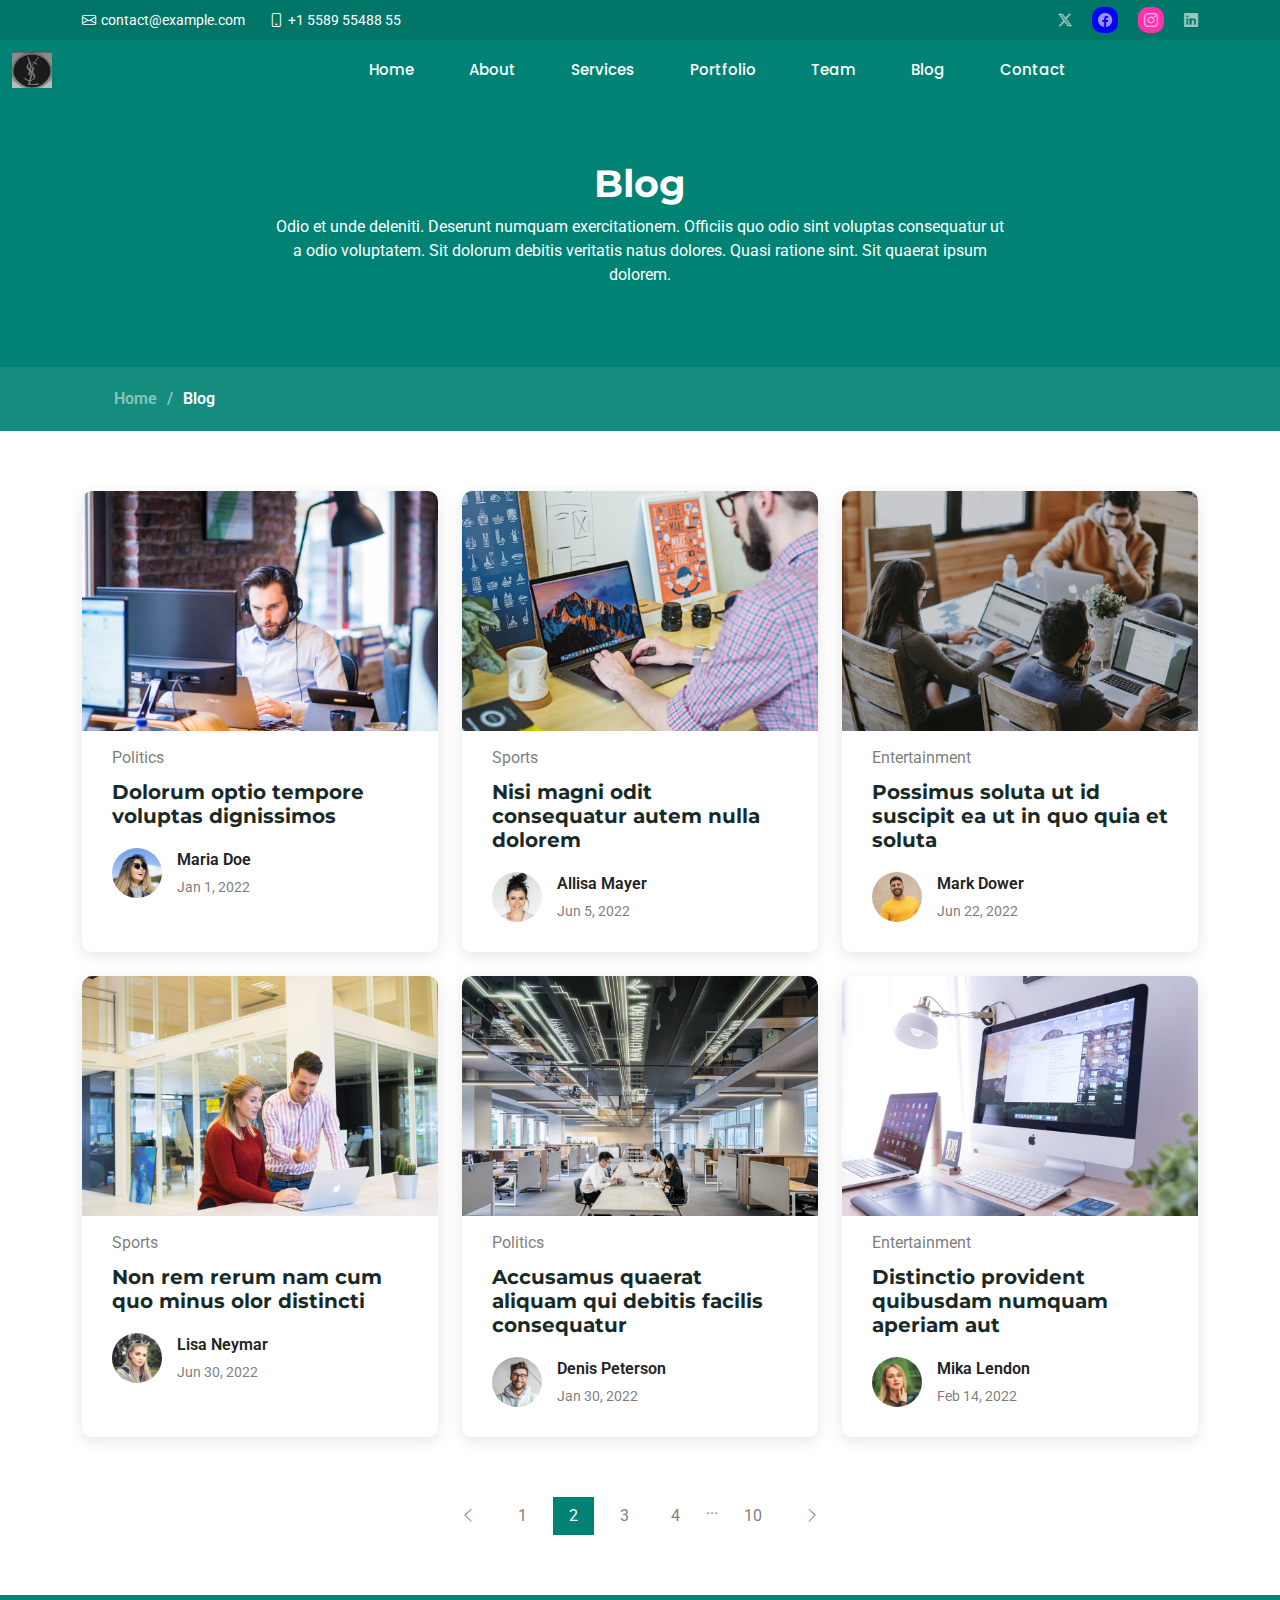
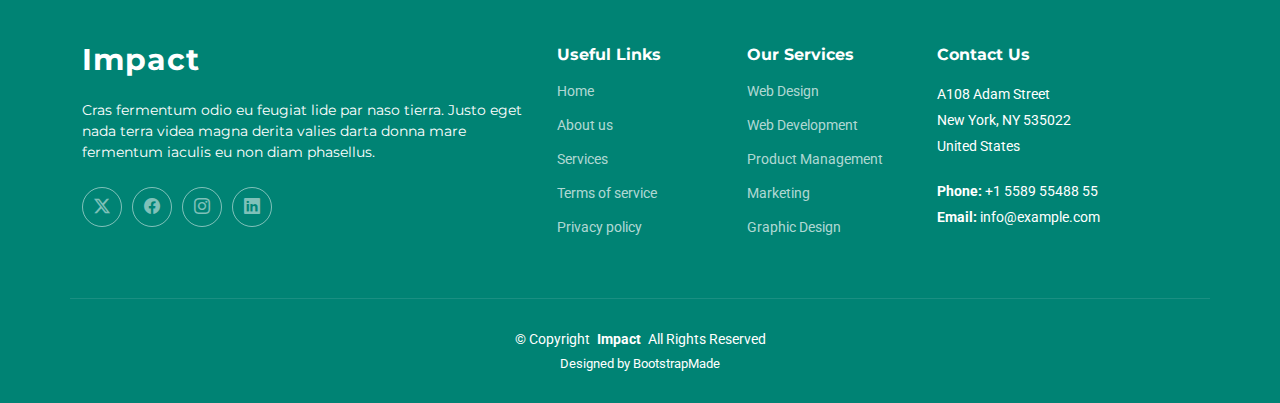
<file: blog.html>
<!DOCTYPE html>
<html lang="en">

<head>
  <meta charset="utf-8">
  <meta content="width=device-width, initial-scale=1.0" name="viewport">
  <title>Blog - Impact Bootstrap Template</title>
  <meta name="description" content="">
  <meta name="keywords" content="">

  <!-- Favicons -->
  <link href="assets/img/favicon.png" rel="icon">
  <link href="assets/img/apple-touch-icon.png" rel="apple-touch-icon">

  <!-- Fonts -->
  <link href="https://fonts.googleapis.com" rel="preconnect">
  <link href="https://fonts.gstatic.com" rel="preconnect" crossorigin>
  <link href="https://fonts.googleapis.com/css2?family=Roboto:ital,wght@0,100;0,300;0,400;0,500;0,700;0,900;1,100;1,300;1,400;1,500;1,700;1,900&family=Montserrat:ital,wght@0,100;0,200;0,300;0,400;0,500;0,600;0,700;0,800;0,900;1,100;1,200;1,300;1,400;1,500;1,600;1,700;1,800;1,900&family=Poppins:ital,wght@0,100;0,200;0,300;0,400;0,500;0,600;0,700;0,800;0,900;1,100;1,200;1,300;1,400;1,500;1,600;1,700;1,800;1,900&display=swap" rel="stylesheet">

  <!-- Vendor CSS Files -->
  <link href="assets/vendor/bootstrap/css/bootstrap.min.css" rel="stylesheet">
  <link href="assets/vendor/bootstrap-icons/bootstrap-icons.css" rel="stylesheet">
  <link href="assets/vendor/aos/aos.css" rel="stylesheet">
  <link href="assets/vendor/glightbox/css/glightbox.min.css" rel="stylesheet">
  <link href="assets/vendor/swiper/swiper-bundle.min.css" rel="stylesheet">

  <!-- Main CSS File -->
  <link href="assets/css/main.css" rel="stylesheet">

  <!-- =======================================================
  * Template Name: Impact
  * Template URL: https://bootstrapmade.com/impact-bootstrap-business-website-template/
  * Updated: Aug 07 2024 with Bootstrap v5.3.3
  * Author: BootstrapMade.com
  * License: https://bootstrapmade.com/license/
  ======================================================== -->
</head>

<body class="blog-page">

  <header id="header" class="header fixed-top">

    <div class="topbar d-flex align-items-center">
      <div class="container d-flex justify-content-center justify-content-md-between">
        <div class="contact-info d-flex align-items-center">
          <i class="bi bi-envelope d-flex align-items-center"><a href="mailto:contact@example.com">contact@example.com</a></i>
          <i class="bi bi-phone d-flex align-items-center ms-4"><span>+1 5589 55488 55</span></i>
        </div>
        <div class="social-links d-none d-md-flex align-items-center">
          <a href="#" class="twitter"><i class="bi bi-twitter-x"></i></a>
          <a href="#" class="facebook"><i class="bi bi-facebook"></i></a>
          <a href="#" class="instagram"><i class="bi bi-instagram"></i></a>
          <a href="#" class="linkedin"><i class="bi bi-linkedin"></i></a>
        </div>
      </div>
    </div><!-- End Top Bar -->

    <div class="branding d-flex align-items-cente">

      <div class="container position-relative d-flex align-items-center justify-content-between">
        <a href="index.html" class="logo d-flex align-items-center">
          <!-- Uncomment the line below if you also wish to use an image logo -->
          <!-- <img src="assets/img/logo.png" alt=""> -->
          <img src="assets/img/icon.png" alt="" width="40">
          <span>.</span>
        </a>

        <nav id="navmenu" class="navmenu">
          <ul>
            <li><a href="#hero">Home<br></a></li>
            <li><a href="#about">About</a></li>
            <li><a href="#services">Services</a></li>
            <li><a href="#portfolio">Portfolio</a></li>
            <li><a href="#team">Team</a></li>
            <li><a href="blog.html" class="active">Blog</a></li>
            <li><a href="#contact">Contact</a></li>
          </ul>
          <i class="mobile-nav-toggle d-xl-none bi bi-list"></i>
        </nav>

      </div>

    </div>

  </header>

  <main class="main">

    <!-- Page Title -->
    <div class="page-title">
      <div class="heading">
        <div class="container">
          <div class="row d-flex justify-content-center text-center">
            <div class="col-lg-8">
              <h1>Blog</h1>
              <p class="mb-0">Odio et unde deleniti. Deserunt numquam exercitationem. Officiis quo odio sint voluptas consequatur ut a odio voluptatem. Sit dolorum debitis veritatis natus dolores. Quasi ratione sint. Sit quaerat ipsum dolorem.</p>
            </div>
          </div>
        </div>
      </div>
      <nav class="breadcrumbs">
        <div class="container">
          <ol>
            <li><a href="index.html">Home</a></li>
            <li class="current">Blog</li>
          </ol>
        </div>
      </nav>
    </div><!-- End Page Title -->

    <!-- Blog Posts Section -->
    <section id="blog-posts" class="blog-posts section">

      <div class="container">
        <div class="row gy-4">

          <div class="col-lg-4">
            <article>

              <div class="post-img">
                <img src="assets/img/blog/blog-1.jpg" alt="" class="img-fluid">
              </div>

              <p class="post-category">Politics</p>

              <h2 class="title">
                <a href="blog-details.html">Dolorum optio tempore voluptas dignissimos</a>
              </h2>

              <div class="d-flex align-items-center">
                <img src="assets/img/blog/blog-author.jpg" alt="" class="img-fluid post-author-img flex-shrink-0">
                <div class="post-meta">
                  <p class="post-author">Maria Doe</p>
                  <p class="post-date">
                    <time datetime="2022-01-01">Jan 1, 2022</time>
                  </p>
                </div>
              </div>

            </article>
          </div><!-- End post list item -->

          <div class="col-lg-4">
            <article>

              <div class="post-img">
                <img src="assets/img/blog/blog-2.jpg" alt="" class="img-fluid">
              </div>

              <p class="post-category">Sports</p>

              <h2 class="title">
                <a href="blog-details.html">Nisi magni odit consequatur autem nulla dolorem</a>
              </h2>

              <div class="d-flex align-items-center">
                <img src="assets/img/blog/blog-author-2.jpg" alt="" class="img-fluid post-author-img flex-shrink-0">
                <div class="post-meta">
                  <p class="post-author">Allisa Mayer</p>
                  <p class="post-date">
                    <time datetime="2022-01-01">Jun 5, 2022</time>
                  </p>
                </div>
              </div>

            </article>
          </div><!-- End post list item -->

          <div class="col-lg-4">
            <article>

              <div class="post-img">
                <img src="assets/img/blog/blog-3.jpg" alt="" class="img-fluid">
              </div>

              <p class="post-category">Entertainment</p>

              <h2 class="title">
                <a href="blog-details.html">Possimus soluta ut id suscipit ea ut in quo quia et soluta</a>
              </h2>

              <div class="d-flex align-items-center">
                <img src="assets/img/blog/blog-author-3.jpg" alt="" class="img-fluid post-author-img flex-shrink-0">
                <div class="post-meta">
                  <p class="post-author">Mark Dower</p>
                  <p class="post-date">
                    <time datetime="2022-01-01">Jun 22, 2022</time>
                  </p>
                </div>
              </div>

            </article>
          </div><!-- End post list item -->

          <div class="col-lg-4">
            <article>

              <div class="post-img">
                <img src="assets/img/blog/blog-4.jpg" alt="" class="img-fluid">
              </div>

              <p class="post-category">Sports</p>

              <h2 class="title">
                <a href="blog-details.html">Non rem rerum nam cum quo minus olor distincti</a>
              </h2>

              <div class="d-flex align-items-center">
                <img src="assets/img/blog/blog-author-4.jpg" alt="" class="img-fluid post-author-img flex-shrink-0">
                <div class="post-meta">
                  <p class="post-author">Lisa Neymar</p>
                  <p class="post-date">
                    <time datetime="2022-01-01">Jun 30, 2022</time>
                  </p>
                </div>
              </div>

            </article>
          </div><!-- End post list item -->

          <div class="col-lg-4">
            <article>

              <div class="post-img">
                <img src="assets/img/blog/blog-5.jpg" alt="" class="img-fluid">
              </div>

              <p class="post-category">Politics</p>

              <h2 class="title">
                <a href="blog-details.html">Accusamus quaerat aliquam qui debitis facilis consequatur</a>
              </h2>

              <div class="d-flex align-items-center">
                <img src="assets/img/blog/blog-author-5.jpg" alt="" class="img-fluid post-author-img flex-shrink-0">
                <div class="post-meta">
                  <p class="post-author">Denis Peterson</p>
                  <p class="post-date">
                    <time datetime="2022-01-01">Jan 30, 2022</time>
                  </p>
                </div>
              </div>

            </article>
          </div><!-- End post list item -->

          <div class="col-lg-4">
            <article>

              <div class="post-img">
                <img src="assets/img/blog/blog-6.jpg" alt="" class="img-fluid">
              </div>

              <p class="post-category">Entertainment</p>

              <h2 class="title">
                <a href="blog-details.html">Distinctio provident quibusdam numquam aperiam aut</a>
              </h2>

              <div class="d-flex align-items-center">
                <img src="assets/img/blog/blog-author-6.jpg" alt="" class="img-fluid post-author-img flex-shrink-0">
                <div class="post-meta">
                  <p class="post-author">Mika Lendon</p>
                  <p class="post-date">
                    <time datetime="2022-01-01">Feb 14, 2022</time>
                  </p>
                </div>
              </div>

            </article>
          </div><!-- End post list item -->

        </div>
      </div>

    </section><!-- /Blog Posts Section -->

    <!-- Blog Pagination Section -->
    <section id="blog-pagination" class="blog-pagination section">

      <div class="container">
        <div class="d-flex justify-content-center">
          <ul>
            <li><a href="#"><i class="bi bi-chevron-left"></i></a></li>
            <li><a href="#">1</a></li>
            <li><a href="#" class="active">2</a></li>
            <li><a href="#">3</a></li>
            <li><a href="#">4</a></li>
            <li>...</li>
            <li><a href="#">10</a></li>
            <li><a href="#"><i class="bi bi-chevron-right"></i></a></li>
          </ul>
        </div>
      </div>

    </section><!-- /Blog Pagination Section -->

  </main>

  <footer id="footer" class="footer accent-background">

    <div class="container footer-top">
      <div class="row gy-4">
        <div class="col-lg-5 col-md-12 footer-about">
          <a href="index.html" class="logo d-flex align-items-center">
            <span class="sitename">Impact</span>
          </a>
          <p>Cras fermentum odio eu feugiat lide par naso tierra. Justo eget nada terra videa magna derita valies darta donna mare fermentum iaculis eu non diam phasellus.</p>
          <div class="social-links d-flex mt-4">
            <a href=""><i class="bi bi-twitter-x"></i></a>
            <a href=""><i class="bi bi-facebook"></i></a>
            <a href=""><i class="bi bi-instagram"></i></a>
            <a href=""><i class="bi bi-linkedin"></i></a>
          </div>
        </div>

        <div class="col-lg-2 col-6 footer-links">
          <h4>Useful Links</h4>
          <ul>
            <li><a href="#">Home</a></li>
            <li><a href="#">About us</a></li>
            <li><a href="#">Services</a></li>
            <li><a href="#">Terms of service</a></li>
            <li><a href="#">Privacy policy</a></li>
          </ul>
        </div>

        <div class="col-lg-2 col-6 footer-links">
          <h4>Our Services</h4>
          <ul>
            <li><a href="#">Web Design</a></li>
            <li><a href="#">Web Development</a></li>
            <li><a href="#">Product Management</a></li>
            <li><a href="#">Marketing</a></li>
            <li><a href="#">Graphic Design</a></li>
          </ul>
        </div>

        <div class="col-lg-3 col-md-12 footer-contact text-center text-md-start">
          <h4>Contact Us</h4>
          <p>A108 Adam Street</p>
          <p>New York, NY 535022</p>
          <p>United States</p>
          <p class="mt-4"><strong>Phone:</strong> <span>+1 5589 55488 55</span></p>
          <p><strong>Email:</strong> <span>info@example.com</span></p>
        </div>

      </div>
    </div>

    <div class="container copyright text-center mt-4">
      <p>© <span>Copyright</span> <strong class="px-1 sitename">Impact</strong> <span>All Rights Reserved</span></p>
      <div class="credits">
        <!-- All the links in the footer should remain intact. -->
        <!-- You can delete the links only if you've purchased the pro version. -->
        <!-- Licensing information: https://bootstrapmade.com/license/ -->
        <!-- Purchase the pro version with working PHP/AJAX contact form: [buy-url] -->
        Designed by <a href="https://bootstrapmade.com/">BootstrapMade</a>
      </div>
    </div>

  </footer>

  <!-- Scroll Top -->
  <a href="#" id="scroll-top" class="scroll-top d-flex align-items-center justify-content-center"><i class="bi bi-arrow-up-short"></i></a>

  <!-- Preloader -->
  <div id="preloader"></div>

  <!-- Vendor JS Files -->
  <script src="assets/vendor/bootstrap/js/bootstrap.bundle.min.js"></script>
  <script src="assets/vendor/php-email-form/validate.js"></script>
  <script src="assets/vendor/aos/aos.js"></script>
  <script src="assets/vendor/glightbox/js/glightbox.min.js"></script>
  <script src="assets/vendor/swiper/swiper-bundle.min.js"></script>
  <script src="assets/vendor/purecounter/purecounter_vanilla.js"></script>
  <script src="assets/vendor/imagesloaded/imagesloaded.pkgd.min.js"></script>
  <script src="assets/vendor/isotope-layout/isotope.pkgd.min.js"></script>

  <!-- Main JS File -->
  <script src="assets/js/main.js"></script>

</body>

</html>
</file>
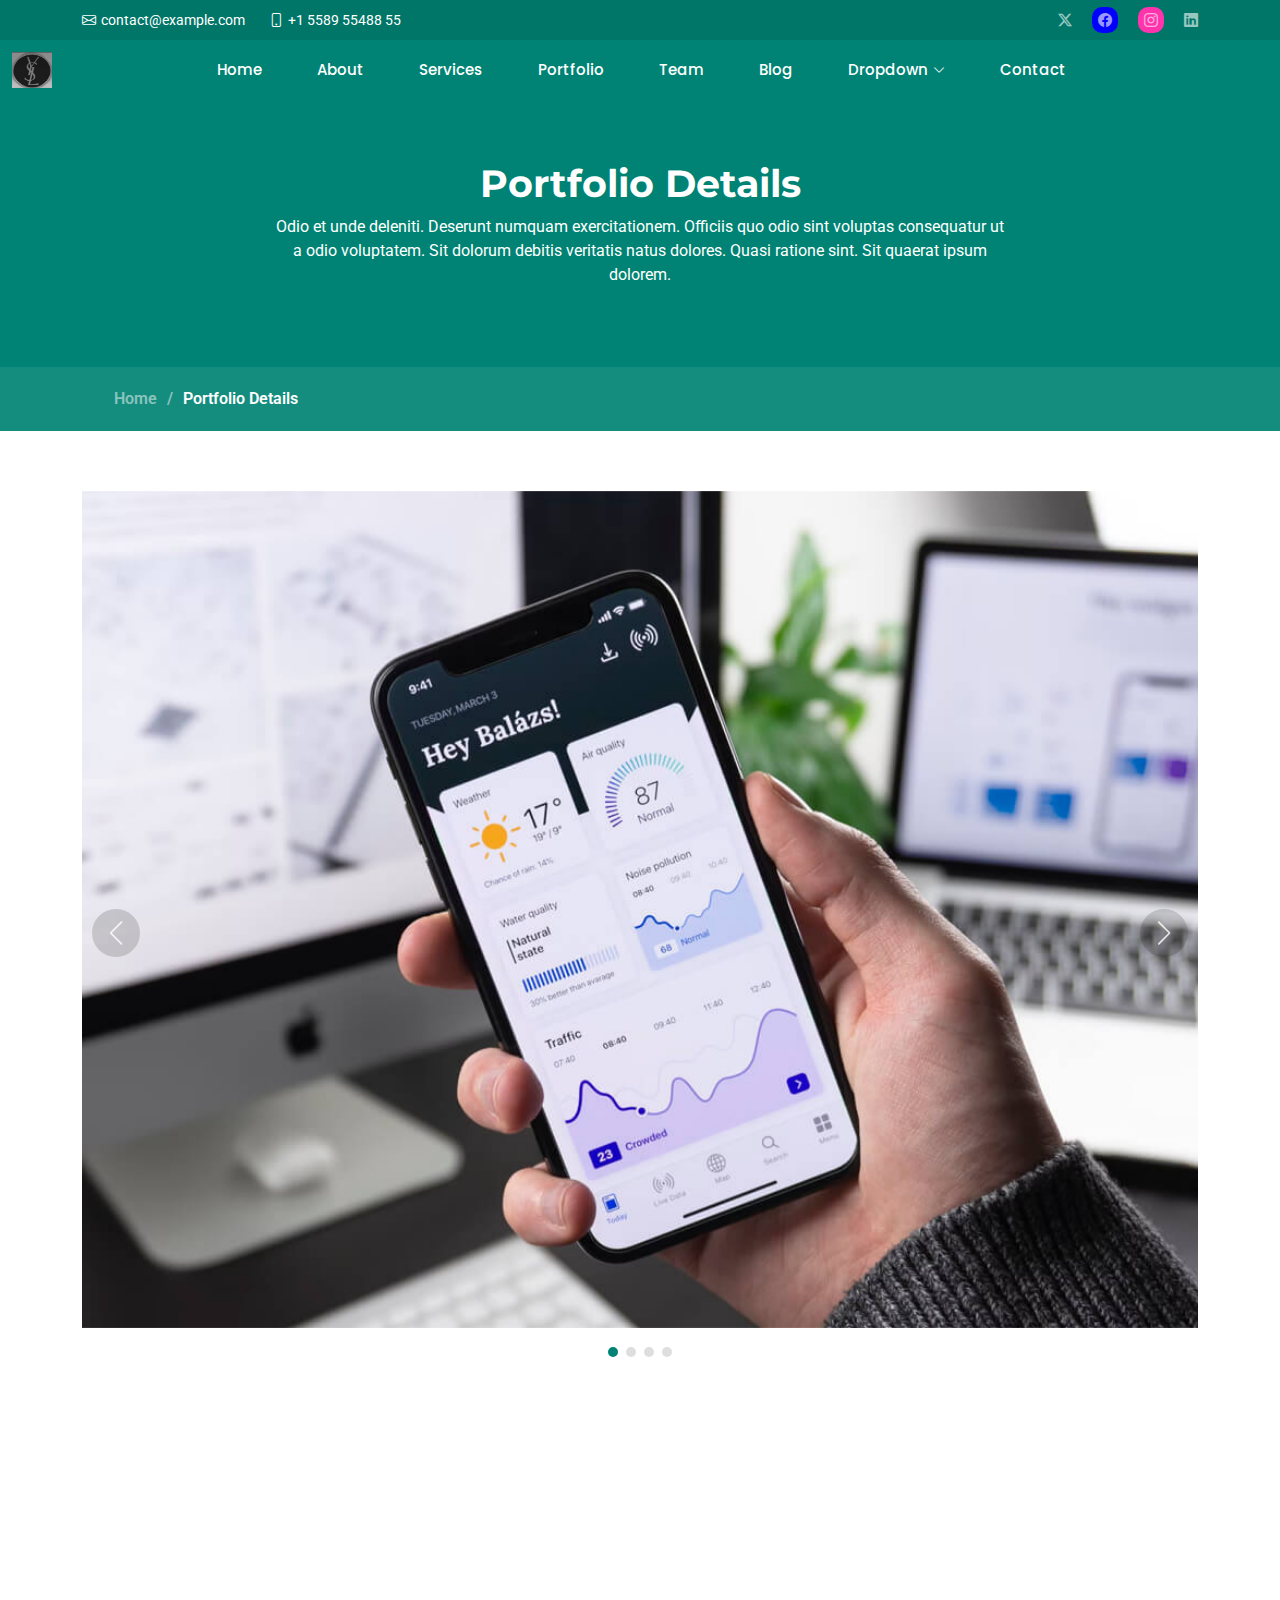
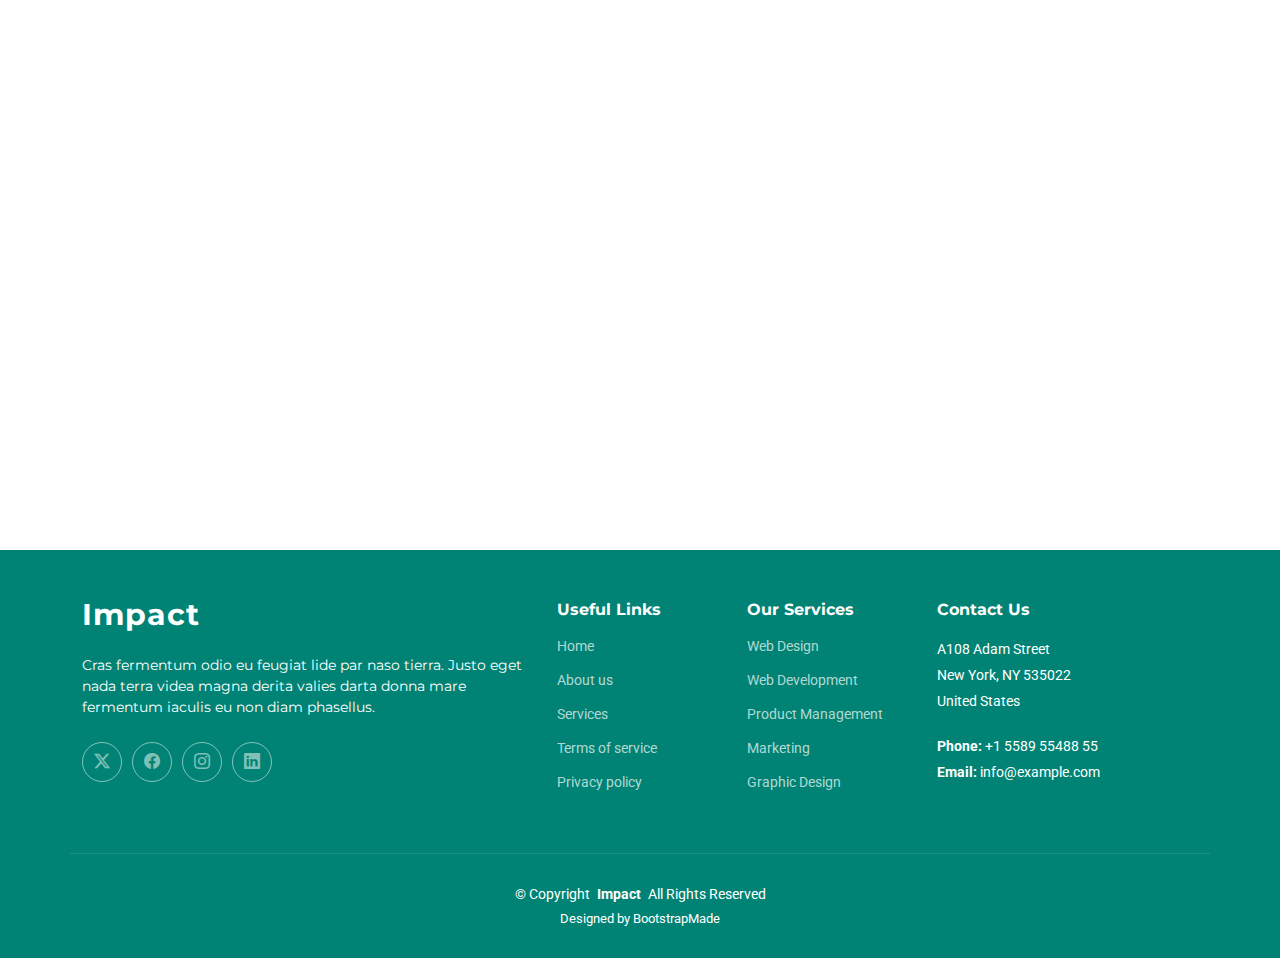
<file: portfolio-details.html>
<!DOCTYPE html>
<html lang="en">

<head>
  <meta charset="utf-8">
  <meta content="width=device-width, initial-scale=1.0" name="viewport">
  <title>Portfolio Details - Impact Bootstrap Template</title>
  <meta name="description" content="">
  <meta name="keywords" content="">

  <!-- Favicons -->
  <link href="assets/img/favicon.png" rel="icon">
  <link href="assets/img/apple-touch-icon.png" rel="apple-touch-icon">

  <!-- Fonts -->
  <link href="https://fonts.googleapis.com" rel="preconnect">
  <link href="https://fonts.gstatic.com" rel="preconnect" crossorigin>
  <link href="https://fonts.googleapis.com/css2?family=Roboto:ital,wght@0,100;0,300;0,400;0,500;0,700;0,900;1,100;1,300;1,400;1,500;1,700;1,900&family=Montserrat:ital,wght@0,100;0,200;0,300;0,400;0,500;0,600;0,700;0,800;0,900;1,100;1,200;1,300;1,400;1,500;1,600;1,700;1,800;1,900&family=Poppins:ital,wght@0,100;0,200;0,300;0,400;0,500;0,600;0,700;0,800;0,900;1,100;1,200;1,300;1,400;1,500;1,600;1,700;1,800;1,900&display=swap" rel="stylesheet">

  <!-- Vendor CSS Files -->
  <link href="assets/vendor/bootstrap/css/bootstrap.min.css" rel="stylesheet">
  <link href="assets/vendor/bootstrap-icons/bootstrap-icons.css" rel="stylesheet">
  <link href="assets/vendor/aos/aos.css" rel="stylesheet">
  <link href="assets/vendor/glightbox/css/glightbox.min.css" rel="stylesheet">
  <link href="assets/vendor/swiper/swiper-bundle.min.css" rel="stylesheet">

  <!-- Main CSS File -->
  <link href="assets/css/main.css" rel="stylesheet">

  <!-- =======================================================
  * Template Name: Impact
  * Template URL: https://bootstrapmade.com/impact-bootstrap-business-website-template/
  * Updated: Aug 07 2024 with Bootstrap v5.3.3
  * Author: BootstrapMade.com
  * License: https://bootstrapmade.com/license/
  ======================================================== -->
</head>

<body class="portfolio-details-page">

  <header id="header" class="header fixed-top">

    <div class="topbar d-flex align-items-center">
      <div class="container d-flex justify-content-center justify-content-md-between">
        <div class="contact-info d-flex align-items-center">
          <i class="bi bi-envelope d-flex align-items-center"><a href="mailto:contact@example.com">contact@example.com</a></i>
          <i class="bi bi-phone d-flex align-items-center ms-4"><span>+1 5589 55488 55</span></i>
        </div>
        <div class="social-links d-none d-md-flex align-items-center">
          <a href="#" class="twitter"><i class="bi bi-twitter-x"></i></a>
          <a href="#" class="facebook"><i class="bi bi-facebook"></i></a>
          <a href="#" class="instagram"><i class="bi bi-instagram"></i></a>
          <a href="#" class="linkedin"><i class="bi bi-linkedin"></i></a>
        </div>
      </div>
    </div><!-- End Top Bar -->

    <div class="branding d-flex align-items-cente">

      <div class="container position-relative d-flex align-items-center justify-content-between">
        <a href="index.html" class="logo d-flex align-items-center">
          <!-- Uncomment the line below if you also wish to use an image logo -->
          <!-- <img src="assets/img/logo.png" alt=""> -->
          <img src="assets/img/icon.png" alt="" width="40">
          <span>.</span>
        </a>

        <nav id="navmenu" class="navmenu">
          <ul>
            <li><a href="#hero">Home<br></a></li>
            <li><a href="#about">About</a></li>
            <li><a href="#services">Services</a></li>
            <li><a href="#portfolio">Portfolio</a></li>
            <li><a href="#team">Team</a></li>
            <li><a href="blog.html">Blog</a></li>
            <li class="dropdown"><a href="#"><span>Dropdown</span> <i class="bi bi-chevron-down toggle-dropdown"></i></a>
              <ul>
                <li><a href="#">Dropdown 1</a></li>
                <li class="dropdown"><a href="#"><span>Deep Dropdown</span> <i class="bi bi-chevron-down toggle-dropdown"></i></a>
                  <ul>
                    <li><a href="#">Deep Dropdown 1</a></li>
                    <li><a href="#">Deep Dropdown 2</a></li>
                    <li><a href="#">Deep Dropdown 3</a></li>
                    <li><a href="#">Deep Dropdown 4</a></li>
                    <li><a href="#">Deep Dropdown 5</a></li>
                  </ul>
                </li>
                <li><a href="#">Dropdown 2</a></li>
                <li><a href="#">Dropdown 3</a></li>
                <li><a href="#">Dropdown 4</a></li>
              </ul>
            </li>
            <li><a href="#contact">Contact</a></li>
          </ul>
          <i class="mobile-nav-toggle d-xl-none bi bi-list"></i>
        </nav>

      </div>

    </div>

  </header>

  <main class="main">

    <!-- Page Title -->
    <div class="page-title">
      <div class="heading">
        <div class="container">
          <div class="row d-flex justify-content-center text-center">
            <div class="col-lg-8">
              <h1>Portfolio Details</h1>
              <p class="mb-0">Odio et unde deleniti. Deserunt numquam exercitationem. Officiis quo odio sint voluptas consequatur ut a odio voluptatem. Sit dolorum debitis veritatis natus dolores. Quasi ratione sint. Sit quaerat ipsum dolorem.</p>
            </div>
          </div>
        </div>
      </div>
      <nav class="breadcrumbs">
        <div class="container">
          <ol>
            <li><a href="index.html">Home</a></li>
            <li class="current">Portfolio Details</li>
          </ol>
        </div>
      </nav>
    </div><!-- End Page Title -->

    <!-- Portfolio Details Section -->
    <section id="portfolio-details" class="portfolio-details section">

      <div class="container" data-aos="fade-up">

        <div class="portfolio-details-slider swiper init-swiper">
          <script type="application/json" class="swiper-config">
            {
              "loop": true,
              "speed": 600,
              "autoplay": {
                "delay": 5000
              },
              "slidesPerView": "auto",
              "navigation": {
                "nextEl": ".swiper-button-next",
                "prevEl": ".swiper-button-prev"
              },
              "pagination": {
                "el": ".swiper-pagination",
                "type": "bullets",
                "clickable": true
              }
            }
          </script>
          <div class="swiper-wrapper align-items-center">

            <div class="swiper-slide">
              <img src="assets/img/portfolio/app-1.jpg" alt="">
            </div>

            <div class="swiper-slide">
              <img src="assets/img/portfolio/product-1.jpg" alt="">
            </div>

            <div class="swiper-slide">
              <img src="assets/img/portfolio/branding-1.jpg" alt="">
            </div>

            <div class="swiper-slide">
              <img src="assets/img/portfolio/books-1.jpg" alt="">
            </div>

          </div>
          <div class="swiper-button-prev"></div>
          <div class="swiper-button-next"></div>
          <div class="swiper-pagination"></div>
        </div>

        <div class="row justify-content-between gy-4 mt-4">

          <div class="col-lg-8" data-aos="fade-up">
            <div class="portfolio-description">
              <h2>This is an example of portfolio details</h2>
              <p>
                Autem ipsum nam porro corporis rerum. Quis eos dolorem eos itaque inventore commodi labore quia quia. Exercitationem repudiandae officiis neque suscipit non officia eaque itaque enim. Voluptatem officia accusantium nesciunt est omnis tempora consectetur dignissimos. Sequi nulla at esse enim cum deserunt eius.
              </p>
              <p>
                Amet consequatur qui dolore veniam voluptatem voluptatem sit. Non aspernatur atque natus ut cum nam et. Praesentium error dolores rerum minus sequi quia veritatis eum. Eos et doloribus doloremque nesciunt molestiae laboriosam.
              </p>

              <div class="testimonial-item">
                <p>
                  <i class="bi bi-quote quote-icon-left"></i>
                  <span>Export tempor illum tamen malis malis eram quae irure esse labore quem cillum quid cillum eram malis quorum velit fore eram velit sunt aliqua noster fugiat irure amet legam anim culpa.</span>
                  <i class="bi bi-quote quote-icon-right"></i>
                </p>
                <div>
                  <img src="assets/img/testimonials/testimonials-2.jpg" class="testimonial-img" alt="">
                  <h3>Sara Wilsson</h3>
                  <h4>Designer</h4>
                </div>
              </div>

              <p>
                Impedit ipsum quae et aliquid doloribus et voluptatem quasi. Perspiciatis occaecati earum et magnam animi. Quibusdam non qui ea vitae suscipit vitae sunt. Repudiandae incidunt cumque minus deserunt assumenda tempore. Delectus voluptas necessitatibus est.
              </p>

              <p>
                Sunt voluptatum sapiente facilis quo odio aut ipsum repellat debitis. Molestiae et autem libero. Explicabo et quod necessitatibus similique quis dolor eum. Numquam eaque praesentium rem et qui nesciunt.
              </p>

            </div>
          </div>

          <div class="col-lg-3" data-aos="fade-up" data-aos-delay="100">
            <div class="portfolio-info">
              <h3>Project information</h3>
              <ul>
                <li><strong>Category</strong> Web design</li>
                <li><strong>Client</strong> ASU Company</li>
                <li><strong>Project date</strong> 01 March, 2020</li>
                <li><strong>Project URL</strong> <a href="#">www.example.com</a></li>
                <li><a href="#" class="btn-visit align-self-start">Visit Website</a></li>
              </ul>
            </div>
          </div>

        </div>

      </div>

    </section><!-- /Portfolio Details Section -->

  </main>

  <footer id="footer" class="footer accent-background">

    <div class="container footer-top">
      <div class="row gy-4">
        <div class="col-lg-5 col-md-12 footer-about">
          <a href="index.html" class="logo d-flex align-items-center">
            <span class="sitename">Impact</span>
          </a>
          <p>Cras fermentum odio eu feugiat lide par naso tierra. Justo eget nada terra videa magna derita valies darta donna mare fermentum iaculis eu non diam phasellus.</p>
          <div class="social-links d-flex mt-4">
            <a href=""><i class="bi bi-twitter-x"></i></a>
            <a href=""><i class="bi bi-facebook"></i></a>
            <a href=""><i class="bi bi-instagram"></i></a>
            <a href=""><i class="bi bi-linkedin"></i></a>
          </div>
        </div>

        <div class="col-lg-2 col-6 footer-links">
          <h4>Useful Links</h4>
          <ul>
            <li><a href="#">Home</a></li>
            <li><a href="#">About us</a></li>
            <li><a href="#">Services</a></li>
            <li><a href="#">Terms of service</a></li>
            <li><a href="#">Privacy policy</a></li>
          </ul>
        </div>

        <div class="col-lg-2 col-6 footer-links">
          <h4>Our Services</h4>
          <ul>
            <li><a href="#">Web Design</a></li>
            <li><a href="#">Web Development</a></li>
            <li><a href="#">Product Management</a></li>
            <li><a href="#">Marketing</a></li>
            <li><a href="#">Graphic Design</a></li>
          </ul>
        </div>

        <div class="col-lg-3 col-md-12 footer-contact text-center text-md-start">
          <h4>Contact Us</h4>
          <p>A108 Adam Street</p>
          <p>New York, NY 535022</p>
          <p>United States</p>
          <p class="mt-4"><strong>Phone:</strong> <span>+1 5589 55488 55</span></p>
          <p><strong>Email:</strong> <span>info@example.com</span></p>
        </div>

      </div>
    </div>

    <div class="container copyright text-center mt-4">
      <p>© <span>Copyright</span> <strong class="px-1 sitename">Impact</strong> <span>All Rights Reserved</span></p>
      <div class="credits">
        <!-- All the links in the footer should remain intact. -->
        <!-- You can delete the links only if you've purchased the pro version. -->
        <!-- Licensing information: https://bootstrapmade.com/license/ -->
        <!-- Purchase the pro version with working PHP/AJAX contact form: [buy-url] -->
        Designed by <a href="https://bootstrapmade.com/">BootstrapMade</a>
      </div>
    </div>

  </footer>

  <!-- Scroll Top -->
  <a href="#" id="scroll-top" class="scroll-top d-flex align-items-center justify-content-center"><i class="bi bi-arrow-up-short"></i></a>

  <!-- Preloader -->
  <div id="preloader"></div>

  <!-- Vendor JS Files -->
  <script src="assets/vendor/bootstrap/js/bootstrap.bundle.min.js"></script>
  <script src="assets/vendor/php-email-form/validate.js"></script>
  <script src="assets/vendor/aos/aos.js"></script>
  <script src="assets/vendor/glightbox/js/glightbox.min.js"></script>
  <script src="assets/vendor/swiper/swiper-bundle.min.js"></script>
  <script src="assets/vendor/purecounter/purecounter_vanilla.js"></script>
  <script src="assets/vendor/imagesloaded/imagesloaded.pkgd.min.js"></script>
  <script src="assets/vendor/isotope-layout/isotope.pkgd.min.js"></script>

  <!-- Main JS File -->
  <script src="assets/js/main.js"></script>

</body>

</html>
</file>
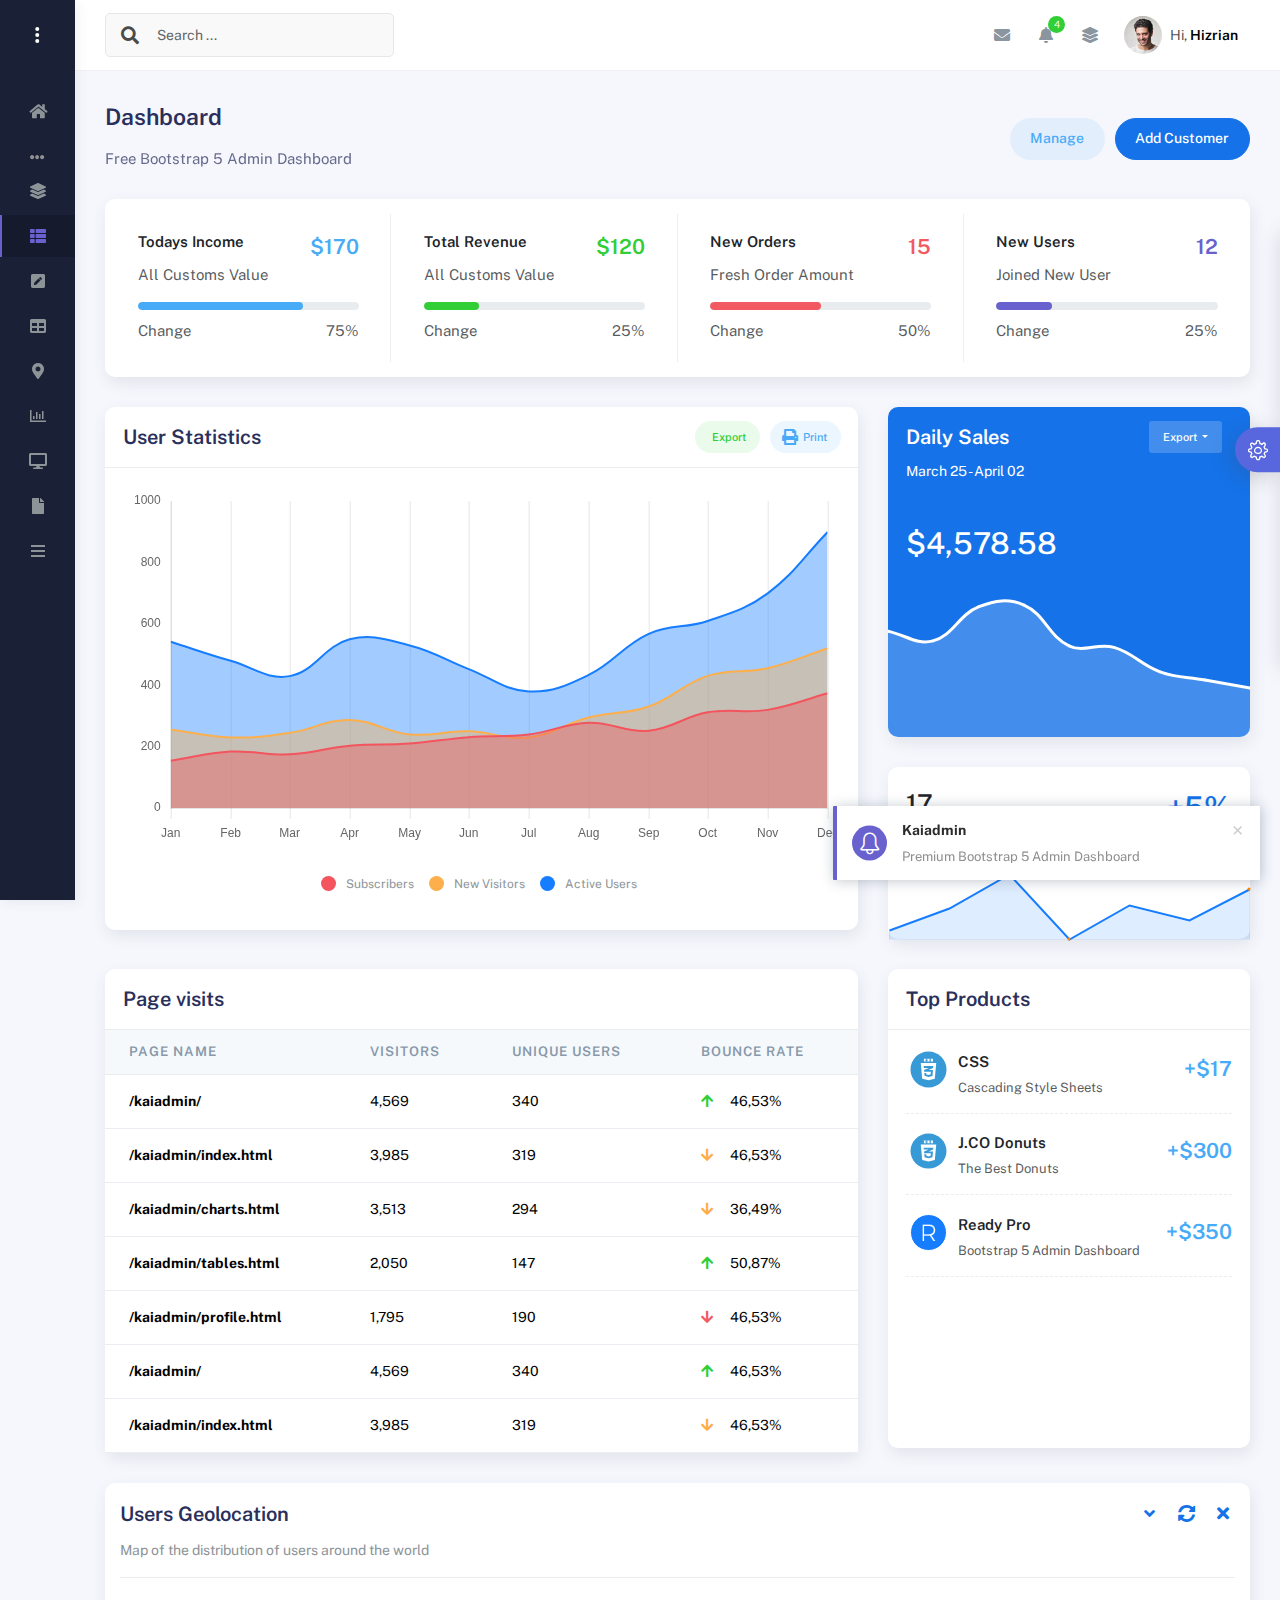
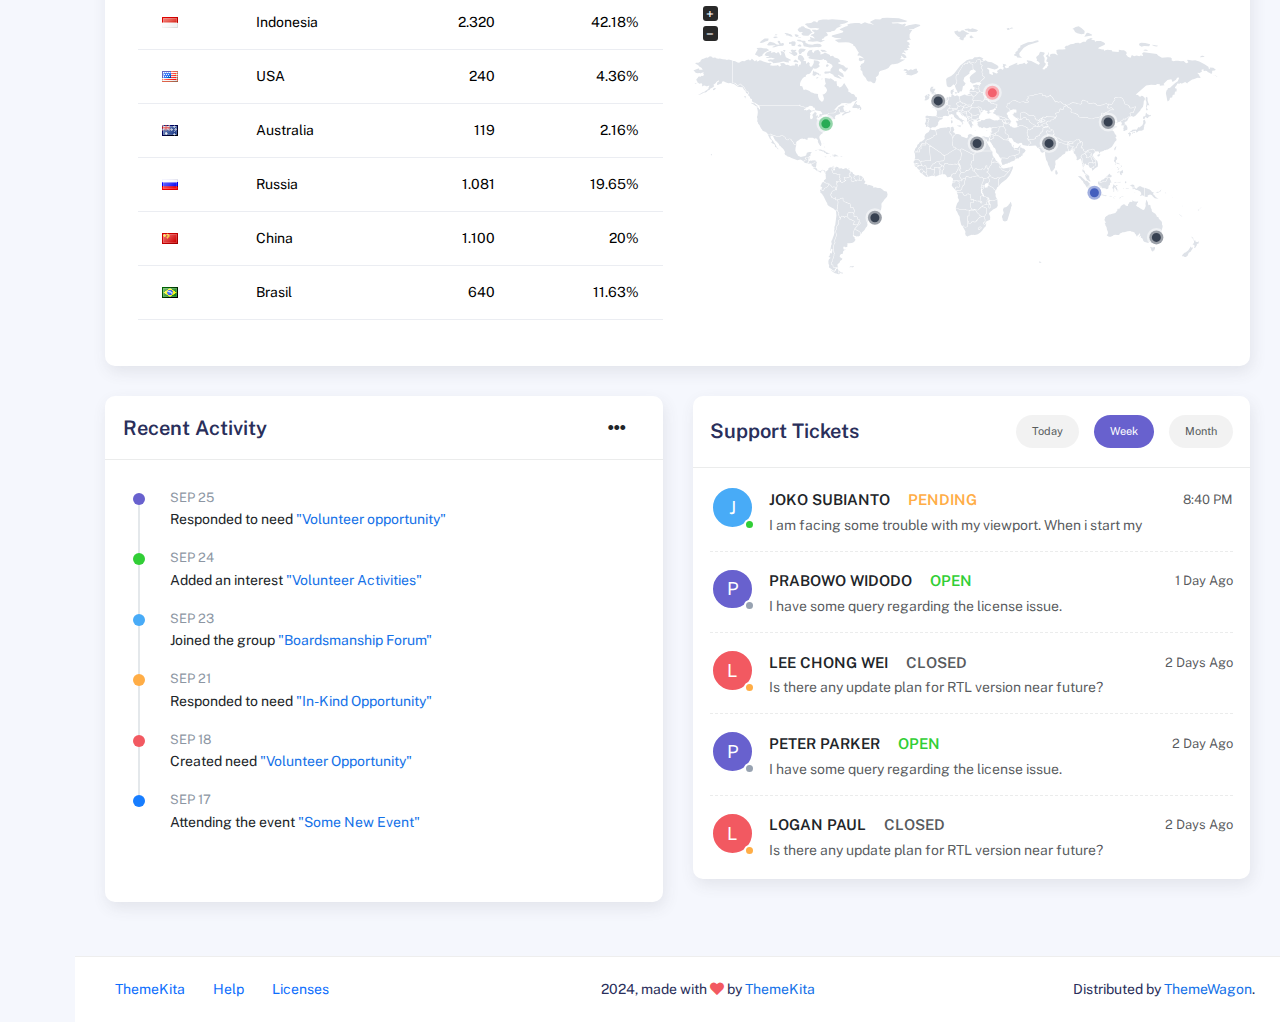
<file: admin/kaiadmin-lite-1.2.0/kaiadmin-lite-1.2.0/icon-menu.html>
<!DOCTYPE html>
<html lang="en">
  <head>
    <meta http-equiv="X-UA-Compatible" content="IE=edge" />
    <title>Kaiadmin - Bootstrap 5 Admin Dashboard</title>
    <meta
      content="width=device-width, initial-scale=1.0, shrink-to-fit=no"
      name="viewport"
    />
    <link
      rel="icon"
      href="assets/img/kaiadmin/favicon.ico"
      type="image/x-icon"
    />

    <!-- Fonts and icons -->
    <script src="assets/js/plugin/webfont/webfont.min.js"></script>
    <script>
      WebFont.load({
        google: { families: ["Public Sans:300,400,500,600,700"] },
        custom: {
          families: [
            "Font Awesome 5 Solid",
            "Font Awesome 5 Regular",
            "Font Awesome 5 Brands",
            "simple-line-icons",
          ],
          urls: ["assets/css/fonts.min.css"],
        },
        active: function () {
          sessionStorage.fonts = true;
        },
      });
    </script>

    <!-- CSS Files -->
    <link rel="stylesheet" href="assets/css/bootstrap.min.css" />
    <link rel="stylesheet" href="assets/css/plugins.min.css" />
    <link rel="stylesheet" href="assets/css/kaiadmin.min.css" />

    <!-- CSS Just for demo purpose, don't include it in your project -->
    <link rel="stylesheet" href="assets/css/demo.css" />
  </head>
  <body>
    <div class="wrapper sidebar_minimize">
      <!-- Sidebar -->
      <div class="sidebar" data-background-color="dark">
        <div class="sidebar-logo">
          <!-- Logo Header -->
          <div class="logo-header" data-background-color="dark">
            <a href="index.html" class="logo">
              <img
                src="assets/img/kaiadmin/logo_light.svg"
                alt="navbar brand"
                class="navbar-brand"
                height="20"
              />
            </a>
            <div class="nav-toggle">
              <button class="btn btn-toggle toggle-sidebar">
                <i class="gg-menu-right"></i>
              </button>
              <button class="btn btn-toggle sidenav-toggler">
                <i class="gg-menu-left"></i>
              </button>
            </div>
            <button class="topbar-toggler more">
              <i class="gg-more-vertical-alt"></i>
            </button>
          </div>
          <!-- End Logo Header -->
        </div>
        <div class="sidebar-wrapper scrollbar scrollbar-inner">
          <div class="sidebar-content">
            <ul class="nav nav-secondary">
              <li class="nav-item">
                <a
                  data-bs-toggle="collapse"
                  href="#dashboard"
                  class="collapsed"
                  aria-expanded="false"
                >
                  <i class="fas fa-home"></i>
                  <p>Dashboard</p>
                  <span class="caret"></span>
                </a>
                <div class="collapse" id="dashboard">
                  <ul class="nav nav-collapse">
                    <li>
                      <a href="../demo1/index.html">
                        <span class="sub-item">Dashboard 1</span>
                      </a>
                    </li>
                  </ul>
                </div>
              </li>
              <li class="nav-section">
                <span class="sidebar-mini-icon">
                  <i class="fa fa-ellipsis-h"></i>
                </span>
                <h4 class="text-section">Components</h4>
              </li>
              <li class="nav-item">
                <a data-bs-toggle="collapse" href="#base">
                  <i class="fas fa-layer-group"></i>
                  <p>Base</p>
                  <span class="caret"></span>
                </a>
                <div class="collapse" id="base">
                  <ul class="nav nav-collapse">
                    <li>
                      <a href="components/avatars.html">
                        <span class="sub-item">Avatars</span>
                      </a>
                    </li>
                    <li>
                      <a href="components/buttons.html">
                        <span class="sub-item">Buttons</span>
                      </a>
                    </li>
                    <li>
                      <a href="components/gridsystem.html">
                        <span class="sub-item">Grid System</span>
                      </a>
                    </li>
                    <li>
                      <a href="components/panels.html">
                        <span class="sub-item">Panels</span>
                      </a>
                    </li>
                    <li>
                      <a href="components/notifications.html">
                        <span class="sub-item">Notifications</span>
                      </a>
                    </li>
                    <li>
                      <a href="components/sweetalert.html">
                        <span class="sub-item">Sweet Alert</span>
                      </a>
                    </li>
                    <li>
                      <a href="components/font-awesome-icons.html">
                        <span class="sub-item">Font Awesome Icons</span>
                      </a>
                    </li>
                    <li>
                      <a href="components/simple-line-icons.html">
                        <span class="sub-item">Simple Line Icons</span>
                      </a>
                    </li>
                    <li>
                      <a href="components/typography.html">
                        <span class="sub-item">Typography</span>
                      </a>
                    </li>
                  </ul>
                </div>
              </li>
              <li class="nav-item active submenu">
                <a data-bs-toggle="collapse" href="#sidebarLayouts">
                  <i class="fas fa-th-list"></i>
                  <p>Sidebar Layouts</p>
                  <span class="caret"></span>
                </a>
                <div class="collapse show" id="sidebarLayouts">
                  <ul class="nav nav-collapse">
                    <li>
                      <a href="sidebar-style-2.html">
                        <span class="sub-item">Sidebar Style 2</span>
                      </a>
                    </li>
                    <li class="active">
                      <a href="icon-menu.html">
                        <span class="sub-item">Icon Menu</span>
                      </a>
                    </li>
                  </ul>
                </div>
              </li>
              <li class="nav-item">
                <a data-bs-toggle="collapse" href="#forms">
                  <i class="fas fa-pen-square"></i>
                  <p>Forms</p>
                  <span class="caret"></span>
                </a>
                <div class="collapse" id="forms">
                  <ul class="nav nav-collapse">
                    <li>
                      <a href="forms/forms.html">
                        <span class="sub-item">Basic Form</span>
                      </a>
                    </li>
                  </ul>
                </div>
              </li>
              <li class="nav-item">
                <a data-bs-toggle="collapse" href="#tables">
                  <i class="fas fa-table"></i>
                  <p>Tables</p>
                  <span class="caret"></span>
                </a>
                <div class="collapse" id="tables">
                  <ul class="nav nav-collapse">
                    <li>
                      <a href="tables/tables.html">
                        <span class="sub-item">Basic Table</span>
                      </a>
                    </li>
                    <li>
                      <a href="tables/datatables.html">
                        <span class="sub-item">Datatables</span>
                      </a>
                    </li>
                  </ul>
                </div>
              </li>
              <li class="nav-item">
                <a data-bs-toggle="collapse" href="#maps">
                  <i class="fas fa-map-marker-alt"></i>
                  <p>Maps</p>
                  <span class="caret"></span>
                </a>
                <div class="collapse" id="maps">
                  <ul class="nav nav-collapse">
                    <li>
                      <a href="maps/googlemaps.html">
                        <span class="sub-item">Google Maps</span>
                      </a>
                    </li>
                    <li>
                      <a href="maps/jsvectormap.html">
                        <span class="sub-item">Jsvectormap</span>
                      </a>
                    </li>
                  </ul>
                </div>
              </li>
              <li class="nav-item">
                <a data-bs-toggle="collapse" href="#charts">
                  <i class="far fa-chart-bar"></i>
                  <p>Charts</p>
                  <span class="caret"></span>
                </a>
                <div class="collapse" id="charts">
                  <ul class="nav nav-collapse">
                    <li>
                      <a href="charts/charts.html">
                        <span class="sub-item">Chart Js</span>
                      </a>
                    </li>
                    <li>
                      <a href="charts/sparkline.html">
                        <span class="sub-item">Sparkline</span>
                      </a>
                    </li>
                  </ul>
                </div>
              </li>
              <li class="nav-item">
                <a href="widgets.html">
                  <i class="fas fa-desktop"></i>
                  <p>Widgets</p>
                  <span class="badge badge-success">4</span>
                </a>
              </li>
              <li class="nav-item">
                <a href="../../documentation/index.html">
                  <i class="fas fa-file"></i>
                  <p>Documentation</p>
                  <span class="badge badge-secondary">1</span>
                </a>
              </li>
              <li class="nav-item">
                <a data-bs-toggle="collapse" href="#submenu">
                  <i class="fas fa-bars"></i>
                  <p>Menu Levels</p>
                  <span class="caret"></span>
                </a>
                <div class="collapse" id="submenu">
                  <ul class="nav nav-collapse">
                    <li>
                      <a data-bs-toggle="collapse" href="#subnav1">
                        <span class="sub-item">Level 1</span>
                        <span class="caret"></span>
                      </a>
                      <div class="collapse" id="subnav1">
                        <ul class="nav nav-collapse subnav">
                          <li>
                            <a href="#">
                              <span class="sub-item">Level 2</span>
                            </a>
                          </li>
                          <li>
                            <a href="#">
                              <span class="sub-item">Level 2</span>
                            </a>
                          </li>
                        </ul>
                      </div>
                    </li>
                    <li>
                      <a data-bs-toggle="collapse" href="#subnav2">
                        <span class="sub-item">Level 1</span>
                        <span class="caret"></span>
                      </a>
                      <div class="collapse" id="subnav2">
                        <ul class="nav nav-collapse subnav">
                          <li>
                            <a href="#">
                              <span class="sub-item">Level 2</span>
                            </a>
                          </li>
                        </ul>
                      </div>
                    </li>
                    <li>
                      <a href="#">
                        <span class="sub-item">Level 1</span>
                      </a>
                    </li>
                  </ul>
                </div>
              </li>
            </ul>
          </div>
        </div>
      </div>
      <!-- End Sidebar -->

      <div class="main-panel">
        <div class="main-header">
          <div class="main-header-logo">
            <!-- Logo Header -->
            <div class="logo-header" data-background-color="dark">
              <a href="index.html" class="logo">
                <img
                  src="assets/img/kaiadmin/logo_light.svg"
                  alt="navbar brand"
                  class="navbar-brand"
                  height="20"
                />
              </a>
              <div class="nav-toggle">
                <button class="btn btn-toggle toggle-sidebar">
                  <i class="gg-menu-right"></i>
                </button>
                <button class="btn btn-toggle sidenav-toggler">
                  <i class="gg-menu-left"></i>
                </button>
              </div>
              <button class="topbar-toggler more">
                <i class="gg-more-vertical-alt"></i>
              </button>
            </div>
            <!-- End Logo Header -->
          </div>
          <!-- Navbar Header -->
          <nav
            class="navbar navbar-header navbar-header-transparent navbar-expand-lg border-bottom"
          >
            <div class="container-fluid">
              <nav
                class="navbar navbar-header-left navbar-expand-lg navbar-form nav-search p-0 d-none d-lg-flex"
              >
                <div class="input-group">
                  <div class="input-group-prepend">
                    <button type="submit" class="btn btn-search pe-1">
                      <i class="fa fa-search search-icon"></i>
                    </button>
                  </div>
                  <input
                    type="text"
                    placeholder="Search ..."
                    class="form-control"
                  />
                </div>
              </nav>

              <ul class="navbar-nav topbar-nav ms-md-auto align-items-center">
                <li
                  class="nav-item topbar-icon dropdown hidden-caret d-flex d-lg-none"
                >
                  <a
                    class="nav-link dropdown-toggle"
                    data-bs-toggle="dropdown"
                    href="#"
                    role="button"
                    aria-expanded="false"
                    aria-haspopup="true"
                  >
                    <i class="fa fa-search"></i>
                  </a>
                  <ul class="dropdown-menu dropdown-search animated fadeIn">
                    <form class="navbar-left navbar-form nav-search">
                      <div class="input-group">
                        <input
                          type="text"
                          placeholder="Search ..."
                          class="form-control"
                        />
                      </div>
                    </form>
                  </ul>
                </li>
                <li class="nav-item topbar-icon dropdown hidden-caret">
                  <a
                    class="nav-link dropdown-toggle"
                    href="#"
                    id="messageDropdown"
                    role="button"
                    data-bs-toggle="dropdown"
                    aria-haspopup="true"
                    aria-expanded="false"
                  >
                    <i class="fa fa-envelope"></i>
                  </a>
                  <ul
                    class="dropdown-menu messages-notif-box animated fadeIn"
                    aria-labelledby="messageDropdown"
                  >
                    <li>
                      <div
                        class="dropdown-title d-flex justify-content-between align-items-center"
                      >
                        Messages
                        <a href="#" class="small">Mark all as read</a>
                      </div>
                    </li>
                    <li>
                      <div class="message-notif-scroll scrollbar-outer">
                        <div class="notif-center">
                          <a href="#">
                            <div class="notif-img">
                              <img
                                src="assets/img/jm_denis.jpg"
                                alt="Img Profile"
                              />
                            </div>
                            <div class="notif-content">
                              <span class="subject">Jimmy Denis</span>
                              <span class="block"> How are you ? </span>
                              <span class="time">5 minutes ago</span>
                            </div>
                          </a>
                          <a href="#">
                            <div class="notif-img">
                              <img
                                src="assets/img/chadengle.jpg"
                                alt="Img Profile"
                              />
                            </div>
                            <div class="notif-content">
                              <span class="subject">Chad</span>
                              <span class="block"> Ok, Thanks ! </span>
                              <span class="time">12 minutes ago</span>
                            </div>
                          </a>
                          <a href="#">
                            <div class="notif-img">
                              <img
                                src="assets/img/mlane.jpg"
                                alt="Img Profile"
                              />
                            </div>
                            <div class="notif-content">
                              <span class="subject">Jhon Doe</span>
                              <span class="block">
                                Ready for the meeting today...
                              </span>
                              <span class="time">12 minutes ago</span>
                            </div>
                          </a>
                          <a href="#">
                            <div class="notif-img">
                              <img
                                src="assets/img/talha.jpg"
                                alt="Img Profile"
                              />
                            </div>
                            <div class="notif-content">
                              <span class="subject">Talha</span>
                              <span class="block"> Hi, Apa Kabar ? </span>
                              <span class="time">17 minutes ago</span>
                            </div>
                          </a>
                        </div>
                      </div>
                    </li>
                    <li>
                      <a class="see-all" href="javascript:void(0);"
                        >See all messages<i class="fa fa-angle-right"></i>
                      </a>
                    </li>
                  </ul>
                </li>
                <li class="nav-item topbar-icon dropdown hidden-caret">
                  <a
                    class="nav-link dropdown-toggle"
                    href="#"
                    id="notifDropdown"
                    role="button"
                    data-bs-toggle="dropdown"
                    aria-haspopup="true"
                    aria-expanded="false"
                  >
                    <i class="fa fa-bell"></i>
                    <span class="notification">4</span>
                  </a>
                  <ul
                    class="dropdown-menu notif-box animated fadeIn"
                    aria-labelledby="notifDropdown"
                  >
                    <li>
                      <div class="dropdown-title">
                        You have 4 new notification
                      </div>
                    </li>
                    <li>
                      <div class="notif-scroll scrollbar-outer">
                        <div class="notif-center">
                          <a href="#">
                            <div class="notif-icon notif-primary">
                              <i class="fa fa-user-plus"></i>
                            </div>
                            <div class="notif-content">
                              <span class="block"> New user registered </span>
                              <span class="time">5 minutes ago</span>
                            </div>
                          </a>
                          <a href="#">
                            <div class="notif-icon notif-success">
                              <i class="fa fa-comment"></i>
                            </div>
                            <div class="notif-content">
                              <span class="block">
                                Rahmad commented on Admin
                              </span>
                              <span class="time">12 minutes ago</span>
                            </div>
                          </a>
                          <a href="#">
                            <div class="notif-img">
                              <img
                                src="assets/img/profile2.jpg"
                                alt="Img Profile"
                              />
                            </div>
                            <div class="notif-content">
                              <span class="block">
                                Reza send messages to you
                              </span>
                              <span class="time">12 minutes ago</span>
                            </div>
                          </a>
                          <a href="#">
                            <div class="notif-icon notif-danger">
                              <i class="fa fa-heart"></i>
                            </div>
                            <div class="notif-content">
                              <span class="block"> Farrah liked Admin </span>
                              <span class="time">17 minutes ago</span>
                            </div>
                          </a>
                        </div>
                      </div>
                    </li>
                    <li>
                      <a class="see-all" href="javascript:void(0);"
                        >See all notifications<i class="fa fa-angle-right"></i>
                      </a>
                    </li>
                  </ul>
                </li>
                <li class="nav-item topbar-icon dropdown hidden-caret">
                  <a
                    class="nav-link"
                    data-bs-toggle="dropdown"
                    href="#"
                    aria-expanded="false"
                  >
                    <i class="fas fa-layer-group"></i>
                  </a>
                  <div class="dropdown-menu quick-actions animated fadeIn">
                    <div class="quick-actions-header">
                      <span class="title mb-1">Quick Actions</span>
                      <span class="subtitle op-7">Shortcuts</span>
                    </div>
                    <div class="quick-actions-scroll scrollbar-outer">
                      <div class="quick-actions-items">
                        <div class="row m-0">
                          <a class="col-6 col-md-4 p-0" href="#">
                            <div class="quick-actions-item">
                              <div class="avatar-item bg-danger rounded-circle">
                                <i class="far fa-calendar-alt"></i>
                              </div>
                              <span class="text">Calendar</span>
                            </div>
                          </a>
                          <a class="col-6 col-md-4 p-0" href="#">
                            <div class="quick-actions-item">
                              <div
                                class="avatar-item bg-warning rounded-circle"
                              >
                                <i class="fas fa-map"></i>
                              </div>
                              <span class="text">Maps</span>
                            </div>
                          </a>
                          <a class="col-6 col-md-4 p-0" href="#">
                            <div class="quick-actions-item">
                              <div class="avatar-item bg-info rounded-circle">
                                <i class="fas fa-file-excel"></i>
                              </div>
                              <span class="text">Reports</span>
                            </div>
                          </a>
                          <a class="col-6 col-md-4 p-0" href="#">
                            <div class="quick-actions-item">
                              <div
                                class="avatar-item bg-success rounded-circle"
                              >
                                <i class="fas fa-envelope"></i>
                              </div>
                              <span class="text">Emails</span>
                            </div>
                          </a>
                          <a class="col-6 col-md-4 p-0" href="#">
                            <div class="quick-actions-item">
                              <div
                                class="avatar-item bg-primary rounded-circle"
                              >
                                <i class="fas fa-file-invoice-dollar"></i>
                              </div>
                              <span class="text">Invoice</span>
                            </div>
                          </a>
                          <a class="col-6 col-md-4 p-0" href="#">
                            <div class="quick-actions-item">
                              <div
                                class="avatar-item bg-secondary rounded-circle"
                              >
                                <i class="fas fa-credit-card"></i>
                              </div>
                              <span class="text">Payments</span>
                            </div>
                          </a>
                        </div>
                      </div>
                    </div>
                  </div>
                </li>

                <li class="nav-item topbar-user dropdown hidden-caret">
                  <a
                    class="dropdown-toggle profile-pic"
                    data-bs-toggle="dropdown"
                    href="#"
                    aria-expanded="false"
                  >
                    <div class="avatar-sm">
                      <img
                        src="assets/img/profile.jpg"
                        alt="..."
                        class="avatar-img rounded-circle"
                      />
                    </div>
                    <span class="profile-username">
                      <span class="op-7">Hi,</span>
                      <span class="fw-bold">Hizrian</span>
                    </span>
                  </a>
                  <ul class="dropdown-menu dropdown-user animated fadeIn">
                    <div class="dropdown-user-scroll scrollbar-outer">
                      <li>
                        <div class="user-box">
                          <div class="avatar-lg">
                            <img
                              src="assets/img/profile.jpg"
                              alt="image profile"
                              class="avatar-img rounded"
                            />
                          </div>
                          <div class="u-text">
                            <h4>Hizrian</h4>
                            <p class="text-muted">hello@example.com</p>
                            <a
                              href="profile.html"
                              class="btn btn-xs btn-secondary btn-sm"
                              >View Profile</a
                            >
                          </div>
                        </div>
                      </li>
                      <li>
                        <div class="dropdown-divider"></div>
                        <a class="dropdown-item" href="#">My Profile</a>
                        <a class="dropdown-item" href="#">My Balance</a>
                        <a class="dropdown-item" href="#">Inbox</a>
                        <div class="dropdown-divider"></div>
                        <a class="dropdown-item" href="#">Account Setting</a>
                        <div class="dropdown-divider"></div>
                        <a class="dropdown-item" href="#">Logout</a>
                      </li>
                    </div>
                  </ul>
                </li>
              </ul>
            </div>
          </nav>
          <!-- End Navbar -->
        </div>

        <div class="container">
          <div class="page-inner">
            <div
              class="d-flex align-items-left align-items-md-center flex-column flex-md-row pt-2 pb-4"
            >
              <div>
                <h3 class="fw-bold mb-3">Dashboard</h3>
                <h6 class="op-7 mb-2">Free Bootstrap 5 Admin Dashboard</h6>
              </div>
              <div class="ms-md-auto py-2 py-md-0">
                <a href="#" class="btn btn-label-info btn-round me-2">Manage</a>
                <a href="#" class="btn btn-primary btn-round">Add Customer</a>
              </div>
            </div>
            <div class="row row-card-no-pd">
              <div class="col-12 col-sm-6 col-md-6 col-xl-3">
                <div class="card">
                  <div class="card-body">
                    <div class="d-flex justify-content-between">
                      <div>
                        <h6><b>Todays Income</b></h6>
                        <p class="text-muted">All Customs Value</p>
                      </div>
                      <h4 class="text-info fw-bold">$170</h4>
                    </div>
                    <div class="progress progress-sm">
                      <div
                        class="progress-bar bg-info w-75"
                        role="progressbar"
                        aria-valuenow="75"
                        aria-valuemin="0"
                        aria-valuemax="100"
                      ></div>
                    </div>
                    <div class="d-flex justify-content-between mt-2">
                      <p class="text-muted mb-0">Change</p>
                      <p class="text-muted mb-0">75%</p>
                    </div>
                  </div>
                </div>
              </div>
              <div class="col-12 col-sm-6 col-md-6 col-xl-3">
                <div class="card">
                  <div class="card-body">
                    <div class="d-flex justify-content-between">
                      <div>
                        <h6><b>Total Revenue</b></h6>
                        <p class="text-muted">All Customs Value</p>
                      </div>
                      <h4 class="text-success fw-bold">$120</h4>
                    </div>
                    <div class="progress progress-sm">
                      <div
                        class="progress-bar bg-success w-25"
                        role="progressbar"
                        aria-valuenow="25"
                        aria-valuemin="0"
                        aria-valuemax="100"
                      ></div>
                    </div>
                    <div class="d-flex justify-content-between mt-2">
                      <p class="text-muted mb-0">Change</p>
                      <p class="text-muted mb-0">25%</p>
                    </div>
                  </div>
                </div>
              </div>
              <div class="col-12 col-sm-6 col-md-6 col-xl-3">
                <div class="card">
                  <div class="card-body">
                    <div class="d-flex justify-content-between">
                      <div>
                        <h6><b>New Orders</b></h6>
                        <p class="text-muted">Fresh Order Amount</p>
                      </div>
                      <h4 class="text-danger fw-bold">15</h4>
                    </div>
                    <div class="progress progress-sm">
                      <div
                        class="progress-bar bg-danger w-50"
                        role="progressbar"
                        aria-valuenow="50"
                        aria-valuemin="0"
                        aria-valuemax="100"
                      ></div>
                    </div>
                    <div class="d-flex justify-content-between mt-2">
                      <p class="text-muted mb-0">Change</p>
                      <p class="text-muted mb-0">50%</p>
                    </div>
                  </div>
                </div>
              </div>
              <div class="col-12 col-sm-6 col-md-6 col-xl-3">
                <div class="card">
                  <div class="card-body">
                    <div class="d-flex justify-content-between">
                      <div>
                        <h6><b>New Users</b></h6>
                        <p class="text-muted">Joined New User</p>
                      </div>
                      <h4 class="text-secondary fw-bold">12</h4>
                    </div>
                    <div class="progress progress-sm">
                      <div
                        class="progress-bar bg-secondary w-25"
                        role="progressbar"
                        aria-valuenow="25"
                        aria-valuemin="0"
                        aria-valuemax="100"
                      ></div>
                    </div>
                    <div class="d-flex justify-content-between mt-2">
                      <p class="text-muted mb-0">Change</p>
                      <p class="text-muted mb-0">25%</p>
                    </div>
                  </div>
                </div>
              </div>
            </div>
            <div class="row">
              <div class="col-md-8">
                <div class="card">
                  <div class="card-header">
                    <div class="card-head-row">
                      <div class="card-title">User Statistics</div>
                      <div class="card-tools">
                        <a
                          href="#"
                          class="btn btn-label-success btn-round btn-sm me-2"
                        >
                          <span class="btn-label">
                            <i class="fa fa-pencil"></i>
                          </span>
                          Export
                        </a>
                        <a href="#" class="btn btn-label-info btn-round btn-sm">
                          <span class="btn-label">
                            <i class="fa fa-print"></i>
                          </span>
                          Print
                        </a>
                      </div>
                    </div>
                  </div>
                  <div class="card-body">
                    <div class="chart-container" style="min-height: 375px">
                      <canvas id="statisticsChart"></canvas>
                    </div>
                    <div id="myChartLegend"></div>
                  </div>
                </div>
              </div>
              <div class="col-md-4">
                <div class="card card-primary">
                  <div class="card-header">
                    <div class="card-head-row">
                      <div class="card-title">Daily Sales</div>
                      <div class="card-tools">
                        <div class="dropdown">
                          <button
                            class="btn btn-sm btn-label-light dropdown-toggle"
                            type="button"
                            id="dropdownMenuButton"
                            data-bs-toggle="dropdown"
                            aria-haspopup="true"
                            aria-expanded="false"
                          >
                            Export
                          </button>
                          <div
                            class="dropdown-menu"
                            aria-labelledby="dropdownMenuButton"
                          >
                            <a class="dropdown-item" href="#">Action</a>
                            <a class="dropdown-item" href="#">Another action</a>
                            <a class="dropdown-item" href="#"
                              >Something else here</a
                            >
                          </div>
                        </div>
                      </div>
                    </div>
                    <div class="card-category">March 25 - April 02</div>
                  </div>
                  <div class="card-body pb-0">
                    <div class="mb-4 mt-2">
                      <h1>$4,578.58</h1>
                    </div>
                    <div class="pull-in">
                      <canvas id="dailySalesChart"></canvas>
                    </div>
                  </div>
                </div>
                <div class="card">
                  <div class="card-body pb-0">
                    <div class="h1 fw-bold float-end text-primary">+5%</div>
                    <h2 class="mb-2">17</h2>
                    <p class="text-muted">Users online</p>
                    <div class="pull-in sparkline-fix">
                      <div id="lineChart"></div>
                    </div>
                  </div>
                </div>
              </div>
            </div>
            <!-- <div class="row">
						<div class="col-md-4">
							<div class="card">
								<div class="card-body pb-0">
									<div class="h1 fw-bold float-end text-primary">+5%</div>
									<h2 class="mb-2">17</h2>
									<p class="text-muted">Users online</p>
									<div class="pull-in sparkline-fix">
										<div id="lineChart"></div>
									</div>
								</div>
							</div>
						</div>
						<div class="col-md-4">
							<div class="card">
								<div class="card-body pb-0">
									<div class="h1 fw-bold float-end text-danger">-3%</div>
									<h2 class="mb-2">27</h2>
									<p class="text-muted">New Users</p>
									<div class="pull-in sparkline-fix">
										<div id="lineChart2"></div>
									</div>
								</div>
							</div>
						</div>
						<div class="col-md-4">
							<div class="card">
								<div class="card-body pb-0">
									<div class="h1 fw-bold float-end text-warning">+7%</div>
									<h2 class="mb-2">213</h2>
									<p class="text-muted">Transactions</p>
									<div class="pull-in sparkline-fix">
										<div id="lineChart3"></div>
									</div>
								</div>
							</div>
						</div>
					</div> -->
            <!-- <div class="row">
						<div class="col-md-4">
							<div class="card">
								<div class="card-header">
									<div class="card-title">Top Products</div>
								</div>
								<div class="card-body pb-0">
									<div class="d-flex">
										<div class="avatar">
											<img src="assets/img/logoproduct.svg" alt="..." class="avatar-img rounded-circle">
										</div>
										<div class="flex-1 pt-1 ms-2">
											<h6 class="fw-bold mb-1">CSS</h6>
											<small class="text-muted">Cascading Style Sheets</small>
										</div>
										<div class="d-flex ms-auto align-items-center">
											<h4 class="text-info fw-bold">+$17</h4>
										</div>
									</div>
									<div class="separator-dashed"></div>
									<div class="d-flex">
										<div class="avatar">
											<img src="assets/img/logoproduct.svg" alt="..." class="avatar-img rounded-circle">
										</div>
										<div class="flex-1 pt-1 ms-2">
											<h6 class="fw-bold mb-1">J.CO Donuts</h6>
											<small class="text-muted">The Best Donuts</small>
										</div>
										<div class="d-flex ms-auto align-items-center">
											<h4 class="text-info fw-bold">+$300</h4>
										</div>
									</div>
									<div class="separator-dashed"></div>
									<div class="d-flex">
										<div class="avatar">
											<img src="assets/img/logoproduct3.svg" alt="..." class="avatar-img rounded-circle">
										</div>
										<div class="flex-1 pt-1 ms-2">
											<h6 class="fw-bold mb-1">Ready Pro</h6>
											<small class="text-muted">Bootstrap 5 Admin Dashboard</small>
										</div>
										<div class="d-flex ms-auto align-items-center">
											<h4 class="text-info fw-bold">+$350</h4>
										</div>
									</div>
									<div class="separator-dashed"></div>
									<div class="pull-in">
										<canvas id="topProductsChart"></canvas>
									</div>
								</div>
							</div>
						</div>
						<div class="col-md-4">
							<div class="card">
								<div class="card-body">
									<div class="card-title fw-mediumbold">Suggested People</div>
									<div class="card-list">
										<div class="item-list">
											<div class="avatar">
												<img src="assets/img/jm_denis.jpg" alt="..." class="avatar-img rounded-circle">
											</div>
											<div class="info-user ms-3">
												<div class="username">Jimmy Denis</div>
												<div class="status">Graphic Designer</div>
											</div>
											<button class="btn btn-icon btn-primary btn-round btn-xs">
												<i class="fa fa-plus"></i>
											</button>
										</div>
										<div class="item-list">
											<div class="avatar">
												<img src="assets/img/chadengle.jpg" alt="..." class="avatar-img rounded-circle">
											</div>
											<div class="info-user ms-3">
												<div class="username">Chad</div>
												<div class="status">CEO Zeleaf</div>
											</div>
											<button class="btn btn-icon btn-primary btn-round btn-xs">
												<i class="fa fa-plus"></i>
											</button>
										</div>
										<div class="item-list">
											<div class="avatar">
												<img src="assets/img/talha.jpg" alt="..." class="avatar-img rounded-circle">
											</div>
											<div class="info-user ms-3">
												<div class="username">Talha</div>
												<div class="status">Front End Designer</div>
											</div>
											<button class="btn btn-icon btn-primary btn-round btn-xs">
												<i class="fa fa-plus"></i>
											</button>
										</div>
										<div class="item-list">
											<div class="avatar">
												<img src="assets/img/mlane.jpg" alt="..." class="avatar-img rounded-circle">
											</div>
											<div class="info-user ms-3">
												<div class="username">John Doe</div>
												<div class="status">Back End Developer</div>
											</div>
											<button class="btn btn-icon btn-primary btn-round btn-xs">
												<i class="fa fa-plus"></i>
											</button>
										</div>
										<div class="item-list">
											<div class="avatar">
												<img src="assets/img/talha.jpg" alt="..." class="avatar-img rounded-circle">
											</div>
											<div class="info-user ms-3">
												<div class="username">Talha</div>
												<div class="status">Front End Designer</div>
											</div>
											<button class="btn btn-icon btn-primary btn-round btn-xs">
												<i class="fa fa-plus"></i>
											</button>
										</div>
										<div class="item-list">
											<div class="avatar">
												<img src="assets/img/jm_denis.jpg" alt="..." class="avatar-img rounded-circle">
											</div>
											<div class="info-user ms-3">
												<div class="username">Jimmy Denis</div>
												<div class="status">Graphic Designer</div>
											</div>
											<button class="btn btn-icon btn-primary btn-round btn-xs">
												<i class="fa fa-plus"></i>
											</button>
										</div>
									</div>
								</div>
							</div>
						</div>
						<div class="col-md-4">
							<div class="card card-primary bg-primary-gradient">
								<div class="card-body">
									<h5 class="mt-3 b-b1 pb-2 mb-4 fw-bold">Active user right now</h5>
									<h1 class="mb-4 fw-bold">17</h1>
									<h5 class="mt-3 b-b1 pb-2 mb-5 fw-bold">Page view per minutes</h5>
									<div id="activeUsersChart"></div>
									<h5 class="mt-5 pb-3 mb-0 fw-bold">Top active pages</h5>
									<ul class="list-unstyled">
										<li class="d-flex justify-content-between pb-1 pt-1"><small>/product/readypro/index.html</small> <span>7</span></li>
										<li class="d-flex justify-content-between pb-1 pt-1"><small>/product/kaiadmin/demo.html</small> <span>10</span></li>
									</ul>
								</div>
							</div>
						</div>
					</div> -->
            <div class="row">
              <div class="col-md-8">
                <div class="card">
                  <div class="card-header">
                    <div class="card-title">Page visits</div>
                  </div>
                  <div class="card-body p-0">
                    <div class="table-responsive">
                      <!-- Projects table -->
                      <table class="table align-items-center mb-0">
                        <thead class="thead-light">
                          <tr>
                            <th scope="col">Page name</th>
                            <th scope="col">Visitors</th>
                            <th scope="col">Unique users</th>
                            <th scope="col">Bounce rate</th>
                          </tr>
                        </thead>
                        <tbody>
                          <tr>
                            <th scope="row">/kaiadmin/</th>
                            <td>4,569</td>
                            <td>340</td>
                            <td>
                              <i class="fas fa-arrow-up text-success me-3"></i>
                              46,53%
                            </td>
                          </tr>
                          <tr>
                            <th scope="row">/kaiadmin/index.html</th>
                            <td>3,985</td>
                            <td>319</td>
                            <td>
                              <i
                                class="fas fa-arrow-down text-warning me-3"
                              ></i>
                              46,53%
                            </td>
                          </tr>
                          <tr>
                            <th scope="row">/kaiadmin/charts.html</th>
                            <td>3,513</td>
                            <td>294</td>
                            <td>
                              <i
                                class="fas fa-arrow-down text-warning me-3"
                              ></i>
                              36,49%
                            </td>
                          </tr>
                          <tr>
                            <th scope="row">/kaiadmin/tables.html</th>
                            <td>2,050</td>
                            <td>147</td>
                            <td>
                              <i class="fas fa-arrow-up text-success me-3"></i>
                              50,87%
                            </td>
                          </tr>
                          <tr>
                            <th scope="row">/kaiadmin/profile.html</th>
                            <td>1,795</td>
                            <td>190</td>
                            <td>
                              <i class="fas fa-arrow-down text-danger me-3"></i>
                              46,53%
                            </td>
                          </tr>
                          <tr>
                            <th scope="row">/kaiadmin/</th>
                            <td>4,569</td>
                            <td>340</td>
                            <td>
                              <i class="fas fa-arrow-up text-success me-3"></i>
                              46,53%
                            </td>
                          </tr>
                          <tr>
                            <th scope="row">/kaiadmin/index.html</th>
                            <td>3,985</td>
                            <td>319</td>
                            <td>
                              <i
                                class="fas fa-arrow-down text-warning me-3"
                              ></i>
                              46,53%
                            </td>
                          </tr>
                        </tbody>
                      </table>
                    </div>
                  </div>
                </div>
              </div>
              <div class="col-md-4">
                <div class="card">
                  <div class="card-header">
                    <div class="card-title">Top Products</div>
                  </div>
                  <div class="card-body pb-0">
                    <div class="d-flex">
                      <div class="avatar">
                        <img
                          src="assets/img/logoproduct.svg"
                          alt="..."
                          class="avatar-img rounded-circle"
                        />
                      </div>
                      <div class="flex-1 pt-1 ms-2">
                        <h6 class="fw-bold mb-1">CSS</h6>
                        <small class="text-muted">Cascading Style Sheets</small>
                      </div>
                      <div class="d-flex ms-auto align-items-center">
                        <h4 class="text-info fw-bold">+$17</h4>
                      </div>
                    </div>
                    <div class="separator-dashed"></div>
                    <div class="d-flex">
                      <div class="avatar">
                        <img
                          src="assets/img/logoproduct.svg"
                          alt="..."
                          class="avatar-img rounded-circle"
                        />
                      </div>
                      <div class="flex-1 pt-1 ms-2">
                        <h6 class="fw-bold mb-1">J.CO Donuts</h6>
                        <small class="text-muted">The Best Donuts</small>
                      </div>
                      <div class="d-flex ms-auto align-items-center">
                        <h4 class="text-info fw-bold">+$300</h4>
                      </div>
                    </div>
                    <div class="separator-dashed"></div>
                    <div class="d-flex">
                      <div class="avatar">
                        <img
                          src="assets/img/logoproduct3.svg"
                          alt="..."
                          class="avatar-img rounded-circle"
                        />
                      </div>
                      <div class="flex-1 pt-1 ms-2">
                        <h6 class="fw-bold mb-1">Ready Pro</h6>
                        <small class="text-muted"
                          >Bootstrap 5 Admin Dashboard</small
                        >
                      </div>
                      <div class="d-flex ms-auto align-items-center">
                        <h4 class="text-info fw-bold">+$350</h4>
                      </div>
                    </div>
                    <div class="separator-dashed"></div>
                    <div class="pull-in">
                      <canvas id="topProductsChart"></canvas>
                    </div>
                  </div>
                </div>
              </div>
            </div>
            <div class="row row-card-no-pd">
              <div class="col-md-12">
                <div class="card">
                  <div class="card-header">
                    <div class="card-head-row card-tools-still-right">
                      <h4 class="card-title">Users Geolocation</h4>
                      <div class="card-tools">
                        <button
                          class="btn btn-icon btn-link btn-primary btn-xs"
                        >
                          <span class="fa fa-angle-down"></span>
                        </button>
                        <button
                          class="btn btn-icon btn-link btn-primary btn-xs btn-refresh-card"
                        >
                          <span class="fa fa-sync-alt"></span>
                        </button>
                        <button
                          class="btn btn-icon btn-link btn-primary btn-xs"
                        >
                          <span class="fa fa-times"></span>
                        </button>
                      </div>
                    </div>
                    <p class="card-category">
                      Map of the distribution of users around the world
                    </p>
                  </div>
                  <div class="card-body">
                    <div class="row">
                      <div class="col-md-6">
                        <div class="table-responsive table-hover table-sales">
                          <table class="table">
                            <tbody>
                              <tr>
                                <td>
                                  <div class="flag">
                                    <img
                                      src="assets/img/flags/id.png"
                                      alt="indonesia"
                                    />
                                  </div>
                                </td>
                                <td>Indonesia</td>
                                <td class="text-end">2.320</td>
                                <td class="text-end">42.18%</td>
                              </tr>
                              <tr>
                                <td>
                                  <div class="flag">
                                    <img
                                      src="assets/img/flags/us.png"
                                      alt="united states"
                                    />
                                  </div>
                                </td>
                                <td>USA</td>
                                <td class="text-end">240</td>
                                <td class="text-end">4.36%</td>
                              </tr>
                              <tr>
                                <td>
                                  <div class="flag">
                                    <img
                                      src="assets/img/flags/au.png"
                                      alt="australia"
                                    />
                                  </div>
                                </td>
                                <td>Australia</td>
                                <td class="text-end">119</td>
                                <td class="text-end">2.16%</td>
                              </tr>
                              <tr>
                                <td>
                                  <div class="flag">
                                    <img
                                      src="assets/img/flags/ru.png"
                                      alt="russia"
                                    />
                                  </div>
                                </td>
                                <td>Russia</td>
                                <td class="text-end">1.081</td>
                                <td class="text-end">19.65%</td>
                              </tr>
                              <tr>
                                <td>
                                  <div class="flag">
                                    <img
                                      src="assets/img/flags/cn.png"
                                      alt="china"
                                    />
                                  </div>
                                </td>
                                <td>China</td>
                                <td class="text-end">1.100</td>
                                <td class="text-end">20%</td>
                              </tr>
                              <tr>
                                <td>
                                  <div class="flag">
                                    <img
                                      src="assets/img/flags/br.png"
                                      alt="brazil"
                                    />
                                  </div>
                                </td>
                                <td>Brasil</td>
                                <td class="text-end">640</td>
                                <td class="text-end">11.63%</td>
                              </tr>
                            </tbody>
                          </table>
                        </div>
                      </div>
                      <div class="col-md-6">
                        <div class="mapcontainer">
                          <div
                            id="world-map"
                            class="w-100"
                            style="height: 300px"
                          ></div>
                        </div>
                      </div>
                    </div>
                  </div>
                </div>
              </div>
            </div>
            <div class="row">
              <div class="col-md-6">
                <div class="card">
                  <div class="card-header">
                    <div class="card-head-row card-tools-still-right">
                      <div class="card-title">Recent Activity</div>
                      <div class="card-tools">
                        <div class="dropdown">
                          <button
                            class="btn btn-icon btn-clean"
                            type="button"
                            id="dropdownMenuButton"
                            data-bs-toggle="dropdown"
                            aria-haspopup="true"
                            aria-expanded="false"
                          >
                            <i class="fas fa-ellipsis-h"></i>
                          </button>
                          <div
                            class="dropdown-menu"
                            aria-labelledby="dropdownMenuButton"
                          >
                            <a class="dropdown-item" href="#">Action</a>
                            <a class="dropdown-item" href="#">Another action</a>
                            <a class="dropdown-item" href="#"
                              >Something else here</a
                            >
                          </div>
                        </div>
                      </div>
                    </div>
                  </div>
                  <div class="card-body">
                    <ol class="activity-feed">
                      <li class="feed-item feed-item-secondary">
                        <time class="date" datetime="9-25">Sep 25</time>
                        <span class="text"
                          >Responded to need
                          <a href="#">"Volunteer opportunity"</a></span
                        >
                      </li>
                      <li class="feed-item feed-item-success">
                        <time class="date" datetime="9-24">Sep 24</time>
                        <span class="text"
                          >Added an interest
                          <a href="#">"Volunteer Activities"</a></span
                        >
                      </li>
                      <li class="feed-item feed-item-info">
                        <time class="date" datetime="9-23">Sep 23</time>
                        <span class="text"
                          >Joined the group
                          <a href="single-group.php"
                            >"Boardsmanship Forum"</a
                          ></span
                        >
                      </li>
                      <li class="feed-item feed-item-warning">
                        <time class="date" datetime="9-21">Sep 21</time>
                        <span class="text"
                          >Responded to need
                          <a href="#">"In-Kind Opportunity"</a></span
                        >
                      </li>
                      <li class="feed-item feed-item-danger">
                        <time class="date" datetime="9-18">Sep 18</time>
                        <span class="text"
                          >Created need
                          <a href="#">"Volunteer Opportunity"</a></span
                        >
                      </li>
                      <li class="feed-item">
                        <time class="date" datetime="9-17">Sep 17</time>
                        <span class="text"
                          >Attending the event
                          <a href="single-event.php">"Some New Event"</a></span
                        >
                      </li>
                    </ol>
                  </div>
                </div>
              </div>
              <div class="col-md-6">
                <div class="card">
                  <div class="card-header">
                    <div class="card-head-row">
                      <div class="card-title">Support Tickets</div>
                      <div class="card-tools">
                        <ul
                          class="nav nav-pills nav-secondary nav-pills-no-bd nav-sm"
                          id="pills-tab"
                          role="tablist"
                        >
                          <li class="nav-item">
                            <a
                              class="nav-link"
                              id="pills-today"
                              data-bs-toggle="pill"
                              href="#pills-today"
                              role="tab"
                              aria-selected="true"
                              >Today</a
                            >
                          </li>
                          <li class="nav-item">
                            <a
                              class="nav-link active"
                              id="pills-week"
                              data-bs-toggle="pill"
                              href="#pills-week"
                              role="tab"
                              aria-selected="false"
                              >Week</a
                            >
                          </li>
                          <li class="nav-item">
                            <a
                              class="nav-link"
                              id="pills-month"
                              data-bs-toggle="pill"
                              href="#pills-month"
                              role="tab"
                              aria-selected="false"
                              >Month</a
                            >
                          </li>
                        </ul>
                      </div>
                    </div>
                  </div>
                  <div class="card-body">
                    <div class="d-flex">
                      <div class="avatar avatar-online">
                        <span
                          class="avatar-title rounded-circle border border-white bg-info"
                          >J</span
                        >
                      </div>
                      <div class="flex-1 ms-3 pt-1">
                        <h6 class="text-uppercase fw-bold mb-1">
                          Joko Subianto
                          <span class="text-warning ps-3">pending</span>
                        </h6>
                        <span class="text-muted"
                          >I am facing some trouble with my viewport. When i
                          start my</span
                        >
                      </div>
                      <div class="float-end pt-1">
                        <small class="text-muted">8:40 PM</small>
                      </div>
                    </div>
                    <div class="separator-dashed"></div>
                    <div class="d-flex">
                      <div class="avatar avatar-offline">
                        <span
                          class="avatar-title rounded-circle border border-white bg-secondary"
                          >P</span
                        >
                      </div>
                      <div class="flex-1 ms-3 pt-1">
                        <h6 class="text-uppercase fw-bold mb-1">
                          Prabowo Widodo
                          <span class="text-success ps-3">open</span>
                        </h6>
                        <span class="text-muted"
                          >I have some query regarding the license issue.</span
                        >
                      </div>
                      <div class="float-end pt-1">
                        <small class="text-muted">1 Day Ago</small>
                      </div>
                    </div>
                    <div class="separator-dashed"></div>
                    <div class="d-flex">
                      <div class="avatar avatar-away">
                        <span
                          class="avatar-title rounded-circle border border-white bg-danger"
                          >L</span
                        >
                      </div>
                      <div class="flex-1 ms-3 pt-1">
                        <h6 class="text-uppercase fw-bold mb-1">
                          Lee Chong Wei
                          <span class="text-muted ps-3">closed</span>
                        </h6>
                        <span class="text-muted"
                          >Is there any update plan for RTL version near
                          future?</span
                        >
                      </div>
                      <div class="float-end pt-1">
                        <small class="text-muted">2 Days Ago</small>
                      </div>
                    </div>
                    <div class="separator-dashed"></div>
                    <div class="d-flex">
                      <div class="avatar avatar-offline">
                        <span
                          class="avatar-title rounded-circle border border-white bg-secondary"
                          >P</span
                        >
                      </div>
                      <div class="flex-1 ms-3 pt-1">
                        <h6 class="text-uppercase fw-bold mb-1">
                          Peter Parker
                          <span class="text-success ps-3">open</span>
                        </h6>
                        <span class="text-muted"
                          >I have some query regarding the license issue.</span
                        >
                      </div>
                      <div class="float-end pt-1">
                        <small class="text-muted">2 Day Ago</small>
                      </div>
                    </div>
                    <div class="separator-dashed"></div>
                    <div class="d-flex">
                      <div class="avatar avatar-away">
                        <span
                          class="avatar-title rounded-circle border border-white bg-danger"
                          >L</span
                        >
                      </div>
                      <div class="flex-1 ms-3 pt-1">
                        <h6 class="text-uppercase fw-bold mb-1">
                          Logan Paul <span class="text-muted ps-3">closed</span>
                        </h6>
                        <span class="text-muted"
                          >Is there any update plan for RTL version near
                          future?</span
                        >
                      </div>
                      <div class="float-end pt-1">
                        <small class="text-muted">2 Days Ago</small>
                      </div>
                    </div>
                  </div>
                </div>
              </div>
            </div>
          </div>
        </div>

        <footer class="footer">
          <div class="container-fluid d-flex justify-content-between">
            <nav class="pull-left">
              <ul class="nav">
                <li class="nav-item">
                  <a class="nav-link" href="http://www.themekita.com">
                    ThemeKita
                  </a>
                </li>
                <li class="nav-item">
                  <a class="nav-link" href="#"> Help </a>
                </li>
                <li class="nav-item">
                  <a class="nav-link" href="#"> Licenses </a>
                </li>
              </ul>
            </nav>
            <div class="copyright">
              2024, made with <i class="fa fa-heart heart text-danger"></i> by
              <a href="http://www.themekita.com">ThemeKita</a>
            </div>
            <div>
              Distributed by
              <a target="_blank" href="https://themewagon.com/">ThemeWagon</a>.
            </div>
          </div>
        </footer>
      </div>

      <!-- Custom template | don't include it in your project! -->
      <div class="custom-template">
        <div class="title">Settings</div>
        <div class="custom-content">
          <div class="switcher">
            <div class="switch-block">
              <h4>Logo Header</h4>
              <div class="btnSwitch">
                <button
                  type="button"
                  class="selected changeLogoHeaderColor"
                  data-color="dark"
                ></button>
                <button
                  type="button"
                  class="changeLogoHeaderColor"
                  data-color="blue"
                ></button>
                <button
                  type="button"
                  class="changeLogoHeaderColor"
                  data-color="purple"
                ></button>
                <button
                  type="button"
                  class="changeLogoHeaderColor"
                  data-color="light-blue"
                ></button>
                <button
                  type="button"
                  class="changeLogoHeaderColor"
                  data-color="green"
                ></button>
                <button
                  type="button"
                  class="changeLogoHeaderColor"
                  data-color="orange"
                ></button>
                <button
                  type="button"
                  class="changeLogoHeaderColor"
                  data-color="red"
                ></button>
                <button
                  type="button"
                  class="changeLogoHeaderColor"
                  data-color="white"
                ></button>
                <br />
                <button
                  type="button"
                  class="changeLogoHeaderColor"
                  data-color="dark2"
                ></button>
                <button
                  type="button"
                  class="changeLogoHeaderColor"
                  data-color="blue2"
                ></button>
                <button
                  type="button"
                  class="changeLogoHeaderColor"
                  data-color="purple2"
                ></button>
                <button
                  type="button"
                  class="changeLogoHeaderColor"
                  data-color="light-blue2"
                ></button>
                <button
                  type="button"
                  class="changeLogoHeaderColor"
                  data-color="green2"
                ></button>
                <button
                  type="button"
                  class="changeLogoHeaderColor"
                  data-color="orange2"
                ></button>
                <button
                  type="button"
                  class="changeLogoHeaderColor"
                  data-color="red2"
                ></button>
              </div>
            </div>
            <div class="switch-block">
              <h4>Navbar Header</h4>
              <div class="btnSwitch">
                <button
                  type="button"
                  class="changeTopBarColor"
                  data-color="dark"
                ></button>
                <button
                  type="button"
                  class="changeTopBarColor"
                  data-color="blue"
                ></button>
                <button
                  type="button"
                  class="changeTopBarColor"
                  data-color="purple"
                ></button>
                <button
                  type="button"
                  class="changeTopBarColor"
                  data-color="light-blue"
                ></button>
                <button
                  type="button"
                  class="changeTopBarColor"
                  data-color="green"
                ></button>
                <button
                  type="button"
                  class="changeTopBarColor"
                  data-color="orange"
                ></button>
                <button
                  type="button"
                  class="changeTopBarColor"
                  data-color="red"
                ></button>
                <button
                  type="button"
                  class="selected changeTopBarColor"
                  data-color="white"
                ></button>
                <br />
                <button
                  type="button"
                  class="changeTopBarColor"
                  data-color="dark2"
                ></button>
                <button
                  type="button"
                  class="changeTopBarColor"
                  data-color="blue2"
                ></button>
                <button
                  type="button"
                  class="changeTopBarColor"
                  data-color="purple2"
                ></button>
                <button
                  type="button"
                  class="changeTopBarColor"
                  data-color="light-blue2"
                ></button>
                <button
                  type="button"
                  class="changeTopBarColor"
                  data-color="green2"
                ></button>
                <button
                  type="button"
                  class="changeTopBarColor"
                  data-color="orange2"
                ></button>
                <button
                  type="button"
                  class="changeTopBarColor"
                  data-color="red2"
                ></button>
              </div>
            </div>
            <div class="switch-block">
              <h4>Sidebar</h4>
              <div class="btnSwitch">
                <button
                  type="button"
                  class="changeSideBarColor"
                  data-color="white"
                ></button>
                <button
                  type="button"
                  class="selected changeSideBarColor"
                  data-color="dark"
                ></button>
                <button
                  type="button"
                  class="changeSideBarColor"
                  data-color="dark2"
                ></button>
              </div>
            </div>
          </div>
        </div>
        <div class="custom-toggle">
          <i class="icon-settings"></i>
        </div>
      </div>
      <!-- End Custom template -->
    </div>
    <!--   Core JS Files   -->
    <script src="assets/js/core/jquery-3.7.1.min.js"></script>
    <script src="assets/js/core/popper.min.js"></script>
    <script src="assets/js/core/bootstrap.min.js"></script>

    <!-- jQuery Scrollbar -->
    <script src="assets/js/plugin/jquery-scrollbar/jquery.scrollbar.min.js"></script>

    <!-- Chart JS -->
    <script src="assets/js/plugin/chart.js/chart.min.js"></script>

    <!-- jQuery Sparkline -->
    <script src="assets/js/plugin/jquery.sparkline/jquery.sparkline.min.js"></script>

    <!-- Chart Circle -->
    <script src="assets/js/plugin/chart-circle/circles.min.js"></script>

    <!-- Datatables -->
    <script src="assets/js/plugin/datatables/datatables.min.js"></script>

    <!-- Bootstrap Notify -->
    <script src="assets/js/plugin/bootstrap-notify/bootstrap-notify.min.js"></script>

    <!-- jQuery Vector Maps -->
    <script src="assets/js/plugin/jsvectormap/jsvectormap.min.js"></script>
    <script src="assets/js/plugin/jsvectormap/world.js"></script>

    <!-- Sweet Alert -->
    <script src="assets/js/plugin/sweetalert/sweetalert.min.js"></script>

    <!-- Kaiadmin JS -->
    <script src="assets/js/kaiadmin.min.js"></script>

    <!-- Kaiadmin DEMO methods, don't include it in your project! -->
    <script src="assets/js/setting-demo.js"></script>
    <script src="assets/js/demo.js"></script>
    <script>
      $("#lineChart").sparkline([102, 109, 120, 99, 110, 105, 115], {
        type: "line",
        height: "70",
        width: "100%",
        lineWidth: "2",
        lineColor: "#177dff",
        fillColor: "rgba(23, 125, 255, 0.14)",
      });

      $("#lineChart2").sparkline([99, 125, 122, 105, 110, 124, 115], {
        type: "line",
        height: "70",
        width: "100%",
        lineWidth: "2",
        lineColor: "#f3545d",
        fillColor: "rgba(243, 84, 93, .14)",
      });

      $("#lineChart3").sparkline([105, 103, 123, 100, 95, 105, 115], {
        type: "line",
        height: "70",
        width: "100%",
        lineWidth: "2",
        lineColor: "#ffa534",
        fillColor: "rgba(255, 165, 52, .14)",
      });
    </script>
  </body>
</html>
</file>
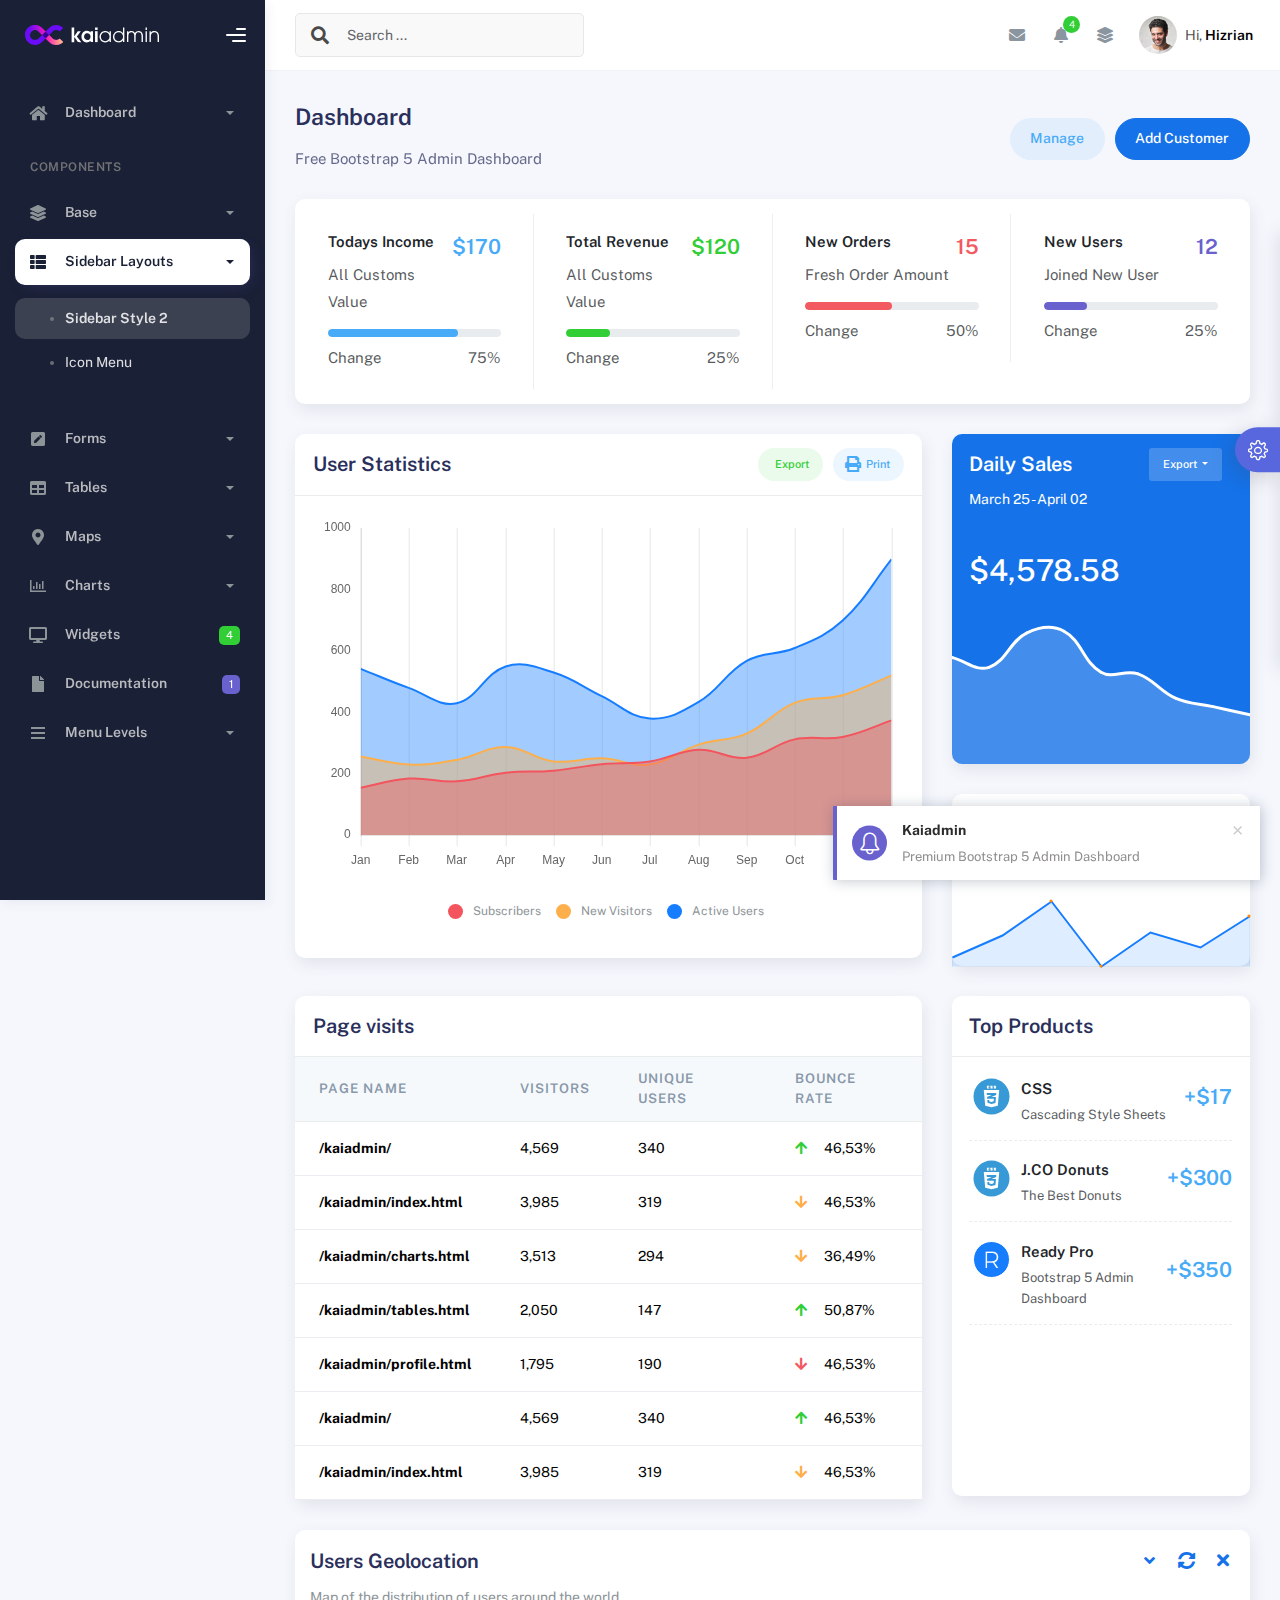
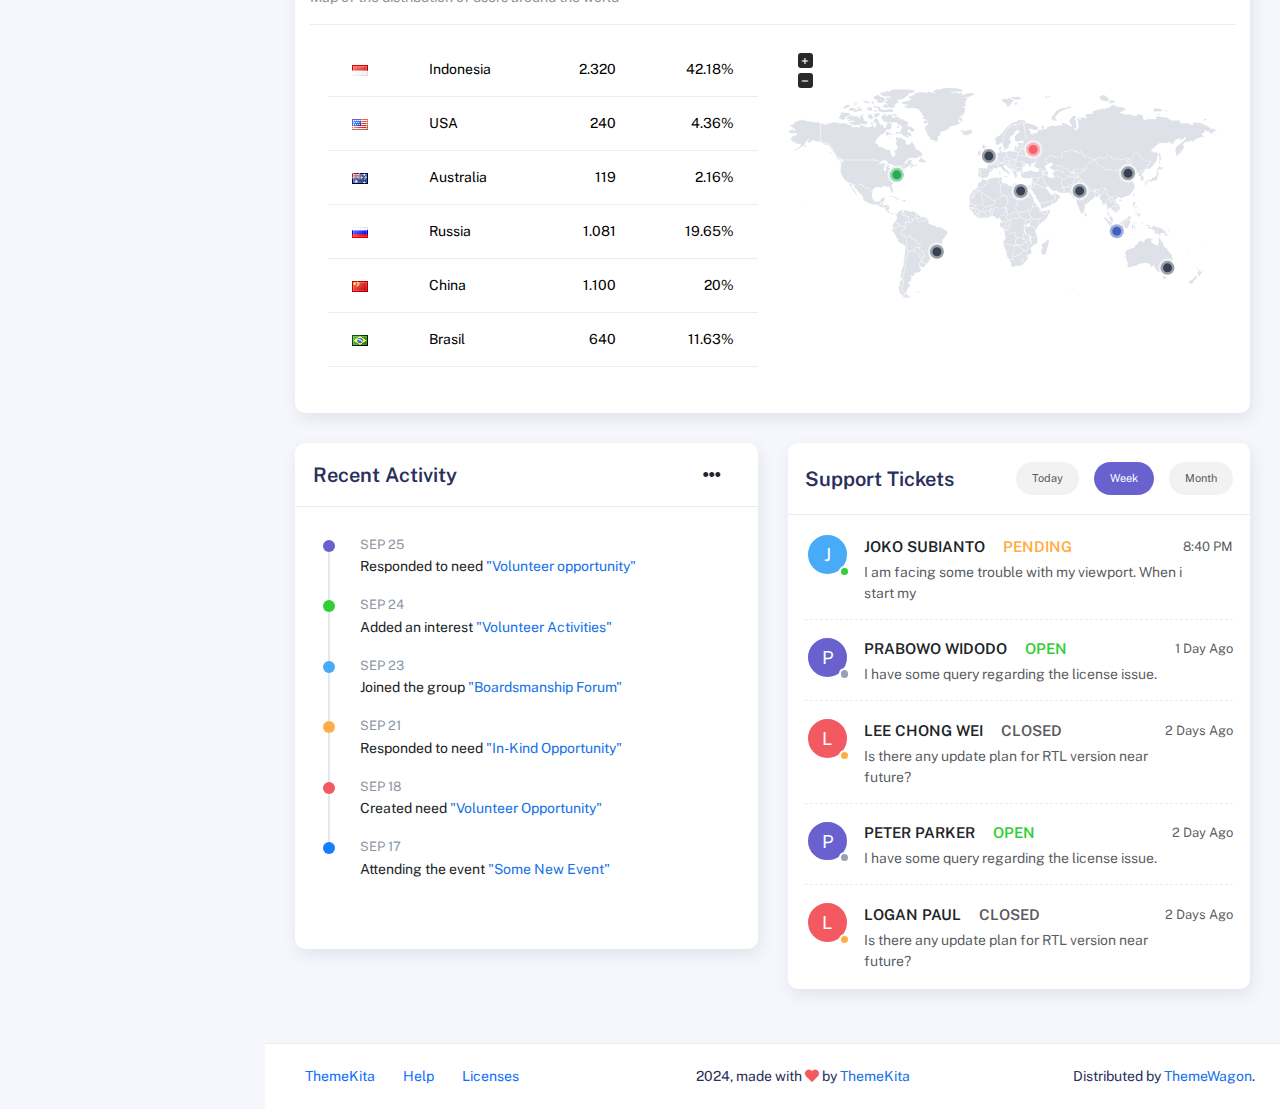
<file: admin/kaiadmin-lite-1.2.0/kaiadmin-lite-1.2.0/sidebar-style-2.html>
<!DOCTYPE html>
<html lang="en">
  <head>
    <meta http-equiv="X-UA-Compatible" content="IE=edge" />
    <title>Kaiadmin - Bootstrap 5 Admin Dashboard</title>
    <meta
      content="width=device-width, initial-scale=1.0, shrink-to-fit=no"
      name="viewport"
    />
    <link
      rel="icon"
      href="assets/img/kaiadmin/favicon.ico"
      type="image/x-icon"
    />

    <!-- Fonts and icons -->
    <script src="assets/js/plugin/webfont/webfont.min.js"></script>
    <script>
      WebFont.load({
        google: { families: ["Public Sans:300,400,500,600,700"] },
        custom: {
          families: [
            "Font Awesome 5 Solid",
            "Font Awesome 5 Regular",
            "Font Awesome 5 Brands",
            "simple-line-icons",
          ],
          urls: ["assets/css/fonts.min.css"],
        },
        active: function () {
          sessionStorage.fonts = true;
        },
      });
    </script>

    <!-- CSS Files -->
    <link rel="stylesheet" href="assets/css/bootstrap.min.css" />
    <link rel="stylesheet" href="assets/css/plugins.min.css" />
    <link rel="stylesheet" href="assets/css/kaiadmin.min.css" />

    <!-- CSS Just for demo purpose, don't include it in your project -->
    <link rel="stylesheet" href="assets/css/demo.css" />
  </head>
  <body>
    <div class="wrapper">
      <!-- Sidebar -->
      <div class="sidebar sidebar-style-2" data-background-color="dark">
        <div class="sidebar-logo">
          <!-- Logo Header -->
          <div class="logo-header" data-background-color="dark">
            <a href="index.html" class="logo">
              <img
                src="assets/img/kaiadmin/logo_light.svg"
                alt="navbar brand"
                class="navbar-brand"
                height="20"
              />
            </a>
            <div class="nav-toggle">
              <button class="btn btn-toggle toggle-sidebar">
                <i class="gg-menu-right"></i>
              </button>
              <button class="btn btn-toggle sidenav-toggler">
                <i class="gg-menu-left"></i>
              </button>
            </div>
            <button class="topbar-toggler more">
              <i class="gg-more-vertical-alt"></i>
            </button>
          </div>
          <!-- End Logo Header -->
        </div>
        <div class="sidebar-wrapper scrollbar scrollbar-inner">
          <div class="sidebar-content">
            <ul class="nav nav-secondary">
              <li class="nav-item">
                <a
                  data-bs-toggle="collapse"
                  href="#dashboard"
                  class="collapsed"
                  aria-expanded="false"
                >
                  <i class="fas fa-home"></i>
                  <p>Dashboard</p>
                  <span class="caret"></span>
                </a>
                <div class="collapse" id="dashboard">
                  <ul class="nav nav-collapse">
                    <li>
                      <a href="../demo1/index.html">
                        <span class="sub-item">Dashboard 1</span>
                      </a>
                    </li>
                  </ul>
                </div>
              </li>
              <li class="nav-section">
                <span class="sidebar-mini-icon">
                  <i class="fa fa-ellipsis-h"></i>
                </span>
                <h4 class="text-section">Components</h4>
              </li>
              <li class="nav-item">
                <a data-bs-toggle="collapse" href="#base">
                  <i class="fas fa-layer-group"></i>
                  <p>Base</p>
                  <span class="caret"></span>
                </a>
                <div class="collapse" id="base">
                  <ul class="nav nav-collapse">
                    <li>
                      <a href="components/avatars.html">
                        <span class="sub-item">Avatars</span>
                      </a>
                    </li>
                    <li>
                      <a href="components/buttons.html">
                        <span class="sub-item">Buttons</span>
                      </a>
                    </li>
                    <li>
                      <a href="components/gridsystem.html">
                        <span class="sub-item">Grid System</span>
                      </a>
                    </li>
                    <li>
                      <a href="components/panels.html">
                        <span class="sub-item">Panels</span>
                      </a>
                    </li>
                    <li>
                      <a href="components/notifications.html">
                        <span class="sub-item">Notifications</span>
                      </a>
                    </li>
                    <li>
                      <a href="components/sweetalert.html">
                        <span class="sub-item">Sweet Alert</span>
                      </a>
                    </li>
                    <li>
                      <a href="components/font-awesome-icons.html">
                        <span class="sub-item">Font Awesome Icons</span>
                      </a>
                    </li>
                    <li>
                      <a href="components/simple-line-icons.html">
                        <span class="sub-item">Simple Line Icons</span>
                      </a>
                    </li>
                    <li>
                      <a href="components/typography.html">
                        <span class="sub-item">Typography</span>
                      </a>
                    </li>
                  </ul>
                </div>
              </li>
              <li class="nav-item active submenu">
                <a data-bs-toggle="collapse" href="#sidebarLayouts">
                  <i class="fas fa-th-list"></i>
                  <p>Sidebar Layouts</p>
                  <span class="caret"></span>
                </a>
                <div class="collapse show" id="sidebarLayouts">
                  <ul class="nav nav-collapse">
                    <li class="active">
                      <a href="sidebar-style-2.html">
                        <span class="sub-item">Sidebar Style 2</span>
                      </a>
                    </li>
                    <li>
                      <a href="icon-menu.html">
                        <span class="sub-item">Icon Menu</span>
                      </a>
                    </li>
                  </ul>
                </div>
              </li>
              <li class="nav-item">
                <a data-bs-toggle="collapse" href="#forms">
                  <i class="fas fa-pen-square"></i>
                  <p>Forms</p>
                  <span class="caret"></span>
                </a>
                <div class="collapse" id="forms">
                  <ul class="nav nav-collapse">
                    <li>
                      <a href="forms/forms.html">
                        <span class="sub-item">Basic Form</span>
                      </a>
                    </li>
                  </ul>
                </div>
              </li>
              <li class="nav-item">
                <a data-bs-toggle="collapse" href="#tables">
                  <i class="fas fa-table"></i>
                  <p>Tables</p>
                  <span class="caret"></span>
                </a>
                <div class="collapse" id="tables">
                  <ul class="nav nav-collapse">
                    <li>
                      <a href="tables/tables.html">
                        <span class="sub-item">Basic Table</span>
                      </a>
                    </li>
                    <li>
                      <a href="tables/datatables.html">
                        <span class="sub-item">Datatables</span>
                      </a>
                    </li>
                  </ul>
                </div>
              </li>
              <li class="nav-item">
                <a data-bs-toggle="collapse" href="#maps">
                  <i class="fas fa-map-marker-alt"></i>
                  <p>Maps</p>
                  <span class="caret"></span>
                </a>
                <div class="collapse" id="maps">
                  <ul class="nav nav-collapse">
                    <li>
                      <a href="maps/googlemaps.html">
                        <span class="sub-item">Google Maps</span>
                      </a>
                    </li>
                    <li>
                      <a href="maps/jsvectormap.html">
                        <span class="sub-item">Jsvectormap</span>
                      </a>
                    </li>
                  </ul>
                </div>
              </li>
              <li class="nav-item">
                <a data-bs-toggle="collapse" href="#charts">
                  <i class="far fa-chart-bar"></i>
                  <p>Charts</p>
                  <span class="caret"></span>
                </a>
                <div class="collapse" id="charts">
                  <ul class="nav nav-collapse">
                    <li>
                      <a href="charts/charts.html">
                        <span class="sub-item">Chart Js</span>
                      </a>
                    </li>
                    <li>
                      <a href="charts/sparkline.html">
                        <span class="sub-item">Sparkline</span>
                      </a>
                    </li>
                  </ul>
                </div>
              </li>
              <li class="nav-item">
                <a href="widgets.html">
                  <i class="fas fa-desktop"></i>
                  <p>Widgets</p>
                  <span class="badge badge-success">4</span>
                </a>
              </li>
              <li class="nav-item">
                <a href="../../documentation/index.html">
                  <i class="fas fa-file"></i>
                  <p>Documentation</p>
                  <span class="badge badge-secondary">1</span>
                </a>
              </li>
              <li class="nav-item">
                <a data-bs-toggle="collapse" href="#submenu">
                  <i class="fas fa-bars"></i>
                  <p>Menu Levels</p>
                  <span class="caret"></span>
                </a>
                <div class="collapse" id="submenu">
                  <ul class="nav nav-collapse">
                    <li>
                      <a data-bs-toggle="collapse" href="#subnav1">
                        <span class="sub-item">Level 1</span>
                        <span class="caret"></span>
                      </a>
                      <div class="collapse" id="subnav1">
                        <ul class="nav nav-collapse subnav">
                          <li>
                            <a href="#">
                              <span class="sub-item">Level 2</span>
                            </a>
                          </li>
                          <li>
                            <a href="#">
                              <span class="sub-item">Level 2</span>
                            </a>
                          </li>
                        </ul>
                      </div>
                    </li>
                    <li>
                      <a data-bs-toggle="collapse" href="#subnav2">
                        <span class="sub-item">Level 1</span>
                        <span class="caret"></span>
                      </a>
                      <div class="collapse" id="subnav2">
                        <ul class="nav nav-collapse subnav">
                          <li>
                            <a href="#">
                              <span class="sub-item">Level 2</span>
                            </a>
                          </li>
                        </ul>
                      </div>
                    </li>
                    <li>
                      <a href="#">
                        <span class="sub-item">Level 1</span>
                      </a>
                    </li>
                  </ul>
                </div>
              </li>
            </ul>
          </div>
        </div>
      </div>
      <!-- End Sidebar -->

      <div class="main-panel">
        <div class="main-header">
          <div class="main-header-logo">
            <!-- Logo Header -->
            <div class="logo-header" data-background-color="dark">
              <a href="index.html" class="logo">
                <img
                  src="assets/img/kaiadmin/logo_light.svg"
                  alt="navbar brand"
                  class="navbar-brand"
                  height="20"
                />
              </a>
              <div class="nav-toggle">
                <button class="btn btn-toggle toggle-sidebar">
                  <i class="gg-menu-right"></i>
                </button>
                <button class="btn btn-toggle sidenav-toggler">
                  <i class="gg-menu-left"></i>
                </button>
              </div>
              <button class="topbar-toggler more">
                <i class="gg-more-vertical-alt"></i>
              </button>
            </div>
            <!-- End Logo Header -->
          </div>
          <!-- Navbar Header -->
          <nav
            class="navbar navbar-header navbar-header-transparent navbar-expand-lg border-bottom"
          >
            <div class="container-fluid">
              <nav
                class="navbar navbar-header-left navbar-expand-lg navbar-form nav-search p-0 d-none d-lg-flex"
              >
                <div class="input-group">
                  <div class="input-group-prepend">
                    <button type="submit" class="btn btn-search pe-1">
                      <i class="fa fa-search search-icon"></i>
                    </button>
                  </div>
                  <input
                    type="text"
                    placeholder="Search ..."
                    class="form-control"
                  />
                </div>
              </nav>

              <ul class="navbar-nav topbar-nav ms-md-auto align-items-center">
                <li
                  class="nav-item topbar-icon dropdown hidden-caret d-flex d-lg-none"
                >
                  <a
                    class="nav-link dropdown-toggle"
                    data-bs-toggle="dropdown"
                    href="#"
                    role="button"
                    aria-expanded="false"
                    aria-haspopup="true"
                  >
                    <i class="fa fa-search"></i>
                  </a>
                  <ul class="dropdown-menu dropdown-search animated fadeIn">
                    <form class="navbar-left navbar-form nav-search">
                      <div class="input-group">
                        <input
                          type="text"
                          placeholder="Search ..."
                          class="form-control"
                        />
                      </div>
                    </form>
                  </ul>
                </li>
                <li class="nav-item topbar-icon dropdown hidden-caret">
                  <a
                    class="nav-link dropdown-toggle"
                    href="#"
                    id="messageDropdown"
                    role="button"
                    data-bs-toggle="dropdown"
                    aria-haspopup="true"
                    aria-expanded="false"
                  >
                    <i class="fa fa-envelope"></i>
                  </a>
                  <ul
                    class="dropdown-menu messages-notif-box animated fadeIn"
                    aria-labelledby="messageDropdown"
                  >
                    <li>
                      <div
                        class="dropdown-title d-flex justify-content-between align-items-center"
                      >
                        Messages
                        <a href="#" class="small">Mark all as read</a>
                      </div>
                    </li>
                    <li>
                      <div class="message-notif-scroll scrollbar-outer">
                        <div class="notif-center">
                          <a href="#">
                            <div class="notif-img">
                              <img
                                src="assets/img/jm_denis.jpg"
                                alt="Img Profile"
                              />
                            </div>
                            <div class="notif-content">
                              <span class="subject">Jimmy Denis</span>
                              <span class="block"> How are you ? </span>
                              <span class="time">5 minutes ago</span>
                            </div>
                          </a>
                          <a href="#">
                            <div class="notif-img">
                              <img
                                src="assets/img/chadengle.jpg"
                                alt="Img Profile"
                              />
                            </div>
                            <div class="notif-content">
                              <span class="subject">Chad</span>
                              <span class="block"> Ok, Thanks ! </span>
                              <span class="time">12 minutes ago</span>
                            </div>
                          </a>
                          <a href="#">
                            <div class="notif-img">
                              <img
                                src="assets/img/mlane.jpg"
                                alt="Img Profile"
                              />
                            </div>
                            <div class="notif-content">
                              <span class="subject">Jhon Doe</span>
                              <span class="block">
                                Ready for the meeting today...
                              </span>
                              <span class="time">12 minutes ago</span>
                            </div>
                          </a>
                          <a href="#">
                            <div class="notif-img">
                              <img
                                src="assets/img/talha.jpg"
                                alt="Img Profile"
                              />
                            </div>
                            <div class="notif-content">
                              <span class="subject">Talha</span>
                              <span class="block"> Hi, Apa Kabar ? </span>
                              <span class="time">17 minutes ago</span>
                            </div>
                          </a>
                        </div>
                      </div>
                    </li>
                    <li>
                      <a class="see-all" href="javascript:void(0);"
                        >See all messages<i class="fa fa-angle-right"></i>
                      </a>
                    </li>
                  </ul>
                </li>
                <li class="nav-item topbar-icon dropdown hidden-caret">
                  <a
                    class="nav-link dropdown-toggle"
                    href="#"
                    id="notifDropdown"
                    role="button"
                    data-bs-toggle="dropdown"
                    aria-haspopup="true"
                    aria-expanded="false"
                  >
                    <i class="fa fa-bell"></i>
                    <span class="notification">4</span>
                  </a>
                  <ul
                    class="dropdown-menu notif-box animated fadeIn"
                    aria-labelledby="notifDropdown"
                  >
                    <li>
                      <div class="dropdown-title">
                        You have 4 new notification
                      </div>
                    </li>
                    <li>
                      <div class="notif-scroll scrollbar-outer">
                        <div class="notif-center">
                          <a href="#">
                            <div class="notif-icon notif-primary">
                              <i class="fa fa-user-plus"></i>
                            </div>
                            <div class="notif-content">
                              <span class="block"> New user registered </span>
                              <span class="time">5 minutes ago</span>
                            </div>
                          </a>
                          <a href="#">
                            <div class="notif-icon notif-success">
                              <i class="fa fa-comment"></i>
                            </div>
                            <div class="notif-content">
                              <span class="block">
                                Rahmad commented on Admin
                              </span>
                              <span class="time">12 minutes ago</span>
                            </div>
                          </a>
                          <a href="#">
                            <div class="notif-img">
                              <img
                                src="assets/img/profile2.jpg"
                                alt="Img Profile"
                              />
                            </div>
                            <div class="notif-content">
                              <span class="block">
                                Reza send messages to you
                              </span>
                              <span class="time">12 minutes ago</span>
                            </div>
                          </a>
                          <a href="#">
                            <div class="notif-icon notif-danger">
                              <i class="fa fa-heart"></i>
                            </div>
                            <div class="notif-content">
                              <span class="block"> Farrah liked Admin </span>
                              <span class="time">17 minutes ago</span>
                            </div>
                          </a>
                        </div>
                      </div>
                    </li>
                    <li>
                      <a class="see-all" href="javascript:void(0);"
                        >See all notifications<i class="fa fa-angle-right"></i>
                      </a>
                    </li>
                  </ul>
                </li>
                <li class="nav-item topbar-icon dropdown hidden-caret">
                  <a
                    class="nav-link"
                    data-bs-toggle="dropdown"
                    href="#"
                    aria-expanded="false"
                  >
                    <i class="fas fa-layer-group"></i>
                  </a>
                  <div class="dropdown-menu quick-actions animated fadeIn">
                    <div class="quick-actions-header">
                      <span class="title mb-1">Quick Actions</span>
                      <span class="subtitle op-7">Shortcuts</span>
                    </div>
                    <div class="quick-actions-scroll scrollbar-outer">
                      <div class="quick-actions-items">
                        <div class="row m-0">
                          <a class="col-6 col-md-4 p-0" href="#">
                            <div class="quick-actions-item">
                              <div class="avatar-item bg-danger rounded-circle">
                                <i class="far fa-calendar-alt"></i>
                              </div>
                              <span class="text">Calendar</span>
                            </div>
                          </a>
                          <a class="col-6 col-md-4 p-0" href="#">
                            <div class="quick-actions-item">
                              <div
                                class="avatar-item bg-warning rounded-circle"
                              >
                                <i class="fas fa-map"></i>
                              </div>
                              <span class="text">Maps</span>
                            </div>
                          </a>
                          <a class="col-6 col-md-4 p-0" href="#">
                            <div class="quick-actions-item">
                              <div class="avatar-item bg-info rounded-circle">
                                <i class="fas fa-file-excel"></i>
                              </div>
                              <span class="text">Reports</span>
                            </div>
                          </a>
                          <a class="col-6 col-md-4 p-0" href="#">
                            <div class="quick-actions-item">
                              <div
                                class="avatar-item bg-success rounded-circle"
                              >
                                <i class="fas fa-envelope"></i>
                              </div>
                              <span class="text">Emails</span>
                            </div>
                          </a>
                          <a class="col-6 col-md-4 p-0" href="#">
                            <div class="quick-actions-item">
                              <div
                                class="avatar-item bg-primary rounded-circle"
                              >
                                <i class="fas fa-file-invoice-dollar"></i>
                              </div>
                              <span class="text">Invoice</span>
                            </div>
                          </a>
                          <a class="col-6 col-md-4 p-0" href="#">
                            <div class="quick-actions-item">
                              <div
                                class="avatar-item bg-secondary rounded-circle"
                              >
                                <i class="fas fa-credit-card"></i>
                              </div>
                              <span class="text">Payments</span>
                            </div>
                          </a>
                        </div>
                      </div>
                    </div>
                  </div>
                </li>

                <li class="nav-item topbar-user dropdown hidden-caret">
                  <a
                    class="dropdown-toggle profile-pic"
                    data-bs-toggle="dropdown"
                    href="#"
                    aria-expanded="false"
                  >
                    <div class="avatar-sm">
                      <img
                        src="assets/img/profile.jpg"
                        alt="..."
                        class="avatar-img rounded-circle"
                      />
                    </div>
                    <span class="profile-username">
                      <span class="op-7">Hi,</span>
                      <span class="fw-bold">Hizrian</span>
                    </span>
                  </a>
                  <ul class="dropdown-menu dropdown-user animated fadeIn">
                    <div class="dropdown-user-scroll scrollbar-outer">
                      <li>
                        <div class="user-box">
                          <div class="avatar-lg">
                            <img
                              src="assets/img/profile.jpg"
                              alt="image profile"
                              class="avatar-img rounded"
                            />
                          </div>
                          <div class="u-text">
                            <h4>Hizrian</h4>
                            <p class="text-muted">hello@example.com</p>
                            <a
                              href="profile.html"
                              class="btn btn-xs btn-secondary btn-sm"
                              >View Profile</a
                            >
                          </div>
                        </div>
                      </li>
                      <li>
                        <div class="dropdown-divider"></div>
                        <a class="dropdown-item" href="#">My Profile</a>
                        <a class="dropdown-item" href="#">My Balance</a>
                        <a class="dropdown-item" href="#">Inbox</a>
                        <div class="dropdown-divider"></div>
                        <a class="dropdown-item" href="#">Account Setting</a>
                        <div class="dropdown-divider"></div>
                        <a class="dropdown-item" href="#">Logout</a>
                      </li>
                    </div>
                  </ul>
                </li>
              </ul>
            </div>
          </nav>
          <!-- End Navbar -->
        </div>

        <div class="container">
          <div class="page-inner">
            <div
              class="d-flex align-items-left align-items-md-center flex-column flex-md-row pt-2 pb-4"
            >
              <div>
                <h3 class="fw-bold mb-3">Dashboard</h3>
                <h6 class="op-7 mb-2">Free Bootstrap 5 Admin Dashboard</h6>
              </div>
              <div class="ms-md-auto py-2 py-md-0">
                <a href="#" class="btn btn-label-info btn-round me-2">Manage</a>
                <a href="#" class="btn btn-primary btn-round">Add Customer</a>
              </div>
            </div>
            <div class="row row-card-no-pd">
              <div class="col-12 col-sm-6 col-md-6 col-xl-3">
                <div class="card">
                  <div class="card-body">
                    <div class="d-flex justify-content-between">
                      <div>
                        <h6><b>Todays Income</b></h6>
                        <p class="text-muted">All Customs Value</p>
                      </div>
                      <h4 class="text-info fw-bold">$170</h4>
                    </div>
                    <div class="progress progress-sm">
                      <div
                        class="progress-bar bg-info w-75"
                        role="progressbar"
                        aria-valuenow="75"
                        aria-valuemin="0"
                        aria-valuemax="100"
                      ></div>
                    </div>
                    <div class="d-flex justify-content-between mt-2">
                      <p class="text-muted mb-0">Change</p>
                      <p class="text-muted mb-0">75%</p>
                    </div>
                  </div>
                </div>
              </div>
              <div class="col-12 col-sm-6 col-md-6 col-xl-3">
                <div class="card">
                  <div class="card-body">
                    <div class="d-flex justify-content-between">
                      <div>
                        <h6><b>Total Revenue</b></h6>
                        <p class="text-muted">All Customs Value</p>
                      </div>
                      <h4 class="text-success fw-bold">$120</h4>
                    </div>
                    <div class="progress progress-sm">
                      <div
                        class="progress-bar bg-success w-25"
                        role="progressbar"
                        aria-valuenow="25"
                        aria-valuemin="0"
                        aria-valuemax="100"
                      ></div>
                    </div>
                    <div class="d-flex justify-content-between mt-2">
                      <p class="text-muted mb-0">Change</p>
                      <p class="text-muted mb-0">25%</p>
                    </div>
                  </div>
                </div>
              </div>
              <div class="col-12 col-sm-6 col-md-6 col-xl-3">
                <div class="card">
                  <div class="card-body">
                    <div class="d-flex justify-content-between">
                      <div>
                        <h6><b>New Orders</b></h6>
                        <p class="text-muted">Fresh Order Amount</p>
                      </div>
                      <h4 class="text-danger fw-bold">15</h4>
                    </div>
                    <div class="progress progress-sm">
                      <div
                        class="progress-bar bg-danger w-50"
                        role="progressbar"
                        aria-valuenow="50"
                        aria-valuemin="0"
                        aria-valuemax="100"
                      ></div>
                    </div>
                    <div class="d-flex justify-content-between mt-2">
                      <p class="text-muted mb-0">Change</p>
                      <p class="text-muted mb-0">50%</p>
                    </div>
                  </div>
                </div>
              </div>
              <div class="col-12 col-sm-6 col-md-6 col-xl-3">
                <div class="card">
                  <div class="card-body">
                    <div class="d-flex justify-content-between">
                      <div>
                        <h6><b>New Users</b></h6>
                        <p class="text-muted">Joined New User</p>
                      </div>
                      <h4 class="text-secondary fw-bold">12</h4>
                    </div>
                    <div class="progress progress-sm">
                      <div
                        class="progress-bar bg-secondary w-25"
                        role="progressbar"
                        aria-valuenow="25"
                        aria-valuemin="0"
                        aria-valuemax="100"
                      ></div>
                    </div>
                    <div class="d-flex justify-content-between mt-2">
                      <p class="text-muted mb-0">Change</p>
                      <p class="text-muted mb-0">25%</p>
                    </div>
                  </div>
                </div>
              </div>
            </div>
            <div class="row">
              <div class="col-md-8">
                <div class="card">
                  <div class="card-header">
                    <div class="card-head-row">
                      <div class="card-title">User Statistics</div>
                      <div class="card-tools">
                        <a
                          href="#"
                          class="btn btn-label-success btn-round btn-sm me-2"
                        >
                          <span class="btn-label">
                            <i class="fa fa-pencil"></i>
                          </span>
                          Export
                        </a>
                        <a href="#" class="btn btn-label-info btn-round btn-sm">
                          <span class="btn-label">
                            <i class="fa fa-print"></i>
                          </span>
                          Print
                        </a>
                      </div>
                    </div>
                  </div>
                  <div class="card-body">
                    <div class="chart-container" style="min-height: 375px">
                      <canvas id="statisticsChart"></canvas>
                    </div>
                    <div id="myChartLegend"></div>
                  </div>
                </div>
              </div>
              <div class="col-md-4">
                <div class="card card-primary">
                  <div class="card-header">
                    <div class="card-head-row">
                      <div class="card-title">Daily Sales</div>
                      <div class="card-tools">
                        <div class="dropdown">
                          <button
                            class="btn btn-sm btn-label-light dropdown-toggle"
                            type="button"
                            id="dropdownMenuButton"
                            data-bs-toggle="dropdown"
                            aria-haspopup="true"
                            aria-expanded="false"
                          >
                            Export
                          </button>
                          <div
                            class="dropdown-menu"
                            aria-labelledby="dropdownMenuButton"
                          >
                            <a class="dropdown-item" href="#">Action</a>
                            <a class="dropdown-item" href="#">Another action</a>
                            <a class="dropdown-item" href="#"
                              >Something else here</a
                            >
                          </div>
                        </div>
                      </div>
                    </div>
                    <div class="card-category">March 25 - April 02</div>
                  </div>
                  <div class="card-body pb-0">
                    <div class="mb-4 mt-2">
                      <h1>$4,578.58</h1>
                    </div>
                    <div class="pull-in">
                      <canvas id="dailySalesChart"></canvas>
                    </div>
                  </div>
                </div>
                <div class="card">
                  <div class="card-body pb-0">
                    <div class="h1 fw-bold float-end text-primary">+5%</div>
                    <h2 class="mb-2">17</h2>
                    <p class="text-muted">Users online</p>
                    <div class="pull-in sparkline-fix">
                      <div id="lineChart"></div>
                    </div>
                  </div>
                </div>
              </div>
            </div>
            <!-- <div class="row">
						<div class="col-md-4">
							<div class="card">
								<div class="card-body pb-0">
									<div class="h1 fw-bold float-end text-primary">+5%</div>
									<h2 class="mb-2">17</h2>
									<p class="text-muted">Users online</p>
									<div class="pull-in sparkline-fix">
										<div id="lineChart"></div>
									</div>
								</div>
							</div>
						</div>
						<div class="col-md-4">
							<div class="card">
								<div class="card-body pb-0">
									<div class="h1 fw-bold float-end text-danger">-3%</div>
									<h2 class="mb-2">27</h2>
									<p class="text-muted">New Users</p>
									<div class="pull-in sparkline-fix">
										<div id="lineChart2"></div>
									</div>
								</div>
							</div>
						</div>
						<div class="col-md-4">
							<div class="card">
								<div class="card-body pb-0">
									<div class="h1 fw-bold float-end text-warning">+7%</div>
									<h2 class="mb-2">213</h2>
									<p class="text-muted">Transactions</p>
									<div class="pull-in sparkline-fix">
										<div id="lineChart3"></div>
									</div>
								</div>
							</div>
						</div>
					</div> -->
            <!-- <div class="row">
						<div class="col-md-4">
							<div class="card">
								<div class="card-header">
									<div class="card-title">Top Products</div>
								</div>
								<div class="card-body pb-0">
									<div class="d-flex">
										<div class="avatar">
											<img src="assets/img/logoproduct.svg" alt="..." class="avatar-img rounded-circle">
										</div>
										<div class="flex-1 pt-1 ms-2">
											<h6 class="fw-bold mb-1">CSS</h6>
											<small class="text-muted">Cascading Style Sheets</small>
										</div>
										<div class="d-flex ms-auto align-items-center">
											<h4 class="text-info fw-bold">+$17</h4>
										</div>
									</div>
									<div class="separator-dashed"></div>
									<div class="d-flex">
										<div class="avatar">
											<img src="assets/img/logoproduct.svg" alt="..." class="avatar-img rounded-circle">
										</div>
										<div class="flex-1 pt-1 ms-2">
											<h6 class="fw-bold mb-1">J.CO Donuts</h6>
											<small class="text-muted">The Best Donuts</small>
										</div>
										<div class="d-flex ms-auto align-items-center">
											<h4 class="text-info fw-bold">+$300</h4>
										</div>
									</div>
									<div class="separator-dashed"></div>
									<div class="d-flex">
										<div class="avatar">
											<img src="assets/img/logoproduct3.svg" alt="..." class="avatar-img rounded-circle">
										</div>
										<div class="flex-1 pt-1 ms-2">
											<h6 class="fw-bold mb-1">Ready Pro</h6>
											<small class="text-muted">Bootstrap 5 Admin Dashboard</small>
										</div>
										<div class="d-flex ms-auto align-items-center">
											<h4 class="text-info fw-bold">+$350</h4>
										</div>
									</div>
									<div class="separator-dashed"></div>
									<div class="pull-in">
										<canvas id="topProductsChart"></canvas>
									</div>
								</div>
							</div>
						</div>
						<div class="col-md-4">
							<div class="card">
								<div class="card-body">
									<div class="card-title fw-mediumbold">Suggested People</div>
									<div class="card-list">
										<div class="item-list">
											<div class="avatar">
												<img src="assets/img/jm_denis.jpg" alt="..." class="avatar-img rounded-circle">
											</div>
											<div class="info-user ms-3">
												<div class="username">Jimmy Denis</div>
												<div class="status">Graphic Designer</div>
											</div>
											<button class="btn btn-icon btn-primary btn-round btn-xs">
												<i class="fa fa-plus"></i>
											</button>
										</div>
										<div class="item-list">
											<div class="avatar">
												<img src="assets/img/chadengle.jpg" alt="..." class="avatar-img rounded-circle">
											</div>
											<div class="info-user ms-3">
												<div class="username">Chad</div>
												<div class="status">CEO Zeleaf</div>
											</div>
											<button class="btn btn-icon btn-primary btn-round btn-xs">
												<i class="fa fa-plus"></i>
											</button>
										</div>
										<div class="item-list">
											<div class="avatar">
												<img src="assets/img/talha.jpg" alt="..." class="avatar-img rounded-circle">
											</div>
											<div class="info-user ms-3">
												<div class="username">Talha</div>
												<div class="status">Front End Designer</div>
											</div>
											<button class="btn btn-icon btn-primary btn-round btn-xs">
												<i class="fa fa-plus"></i>
											</button>
										</div>
										<div class="item-list">
											<div class="avatar">
												<img src="assets/img/mlane.jpg" alt="..." class="avatar-img rounded-circle">
											</div>
											<div class="info-user ms-3">
												<div class="username">John Doe</div>
												<div class="status">Back End Developer</div>
											</div>
											<button class="btn btn-icon btn-primary btn-round btn-xs">
												<i class="fa fa-plus"></i>
											</button>
										</div>
										<div class="item-list">
											<div class="avatar">
												<img src="assets/img/talha.jpg" alt="..." class="avatar-img rounded-circle">
											</div>
											<div class="info-user ms-3">
												<div class="username">Talha</div>
												<div class="status">Front End Designer</div>
											</div>
											<button class="btn btn-icon btn-primary btn-round btn-xs">
												<i class="fa fa-plus"></i>
											</button>
										</div>
										<div class="item-list">
											<div class="avatar">
												<img src="assets/img/jm_denis.jpg" alt="..." class="avatar-img rounded-circle">
											</div>
											<div class="info-user ms-3">
												<div class="username">Jimmy Denis</div>
												<div class="status">Graphic Designer</div>
											</div>
											<button class="btn btn-icon btn-primary btn-round btn-xs">
												<i class="fa fa-plus"></i>
											</button>
										</div>
									</div>
								</div>
							</div>
						</div>
						<div class="col-md-4">
							<div class="card card-primary bg-primary-gradient">
								<div class="card-body">
									<h5 class="mt-3 b-b1 pb-2 mb-4 fw-bold">Active user right now</h5>
									<h1 class="mb-4 fw-bold">17</h1>
									<h5 class="mt-3 b-b1 pb-2 mb-5 fw-bold">Page view per minutes</h5>
									<div id="activeUsersChart"></div>
									<h5 class="mt-5 pb-3 mb-0 fw-bold">Top active pages</h5>
									<ul class="list-unstyled">
										<li class="d-flex justify-content-between pb-1 pt-1"><small>/product/readypro/index.html</small> <span>7</span></li>
										<li class="d-flex justify-content-between pb-1 pt-1"><small>/product/kaiadmin/demo.html</small> <span>10</span></li>
									</ul>
								</div>
							</div>
						</div>
					</div> -->
            <div class="row">
              <div class="col-md-8">
                <div class="card">
                  <div class="card-header">
                    <div class="card-title">Page visits</div>
                  </div>
                  <div class="card-body p-0">
                    <div class="table-responsive">
                      <!-- Projects table -->
                      <table class="table align-items-center mb-0">
                        <thead class="thead-light">
                          <tr>
                            <th scope="col">Page name</th>
                            <th scope="col">Visitors</th>
                            <th scope="col">Unique users</th>
                            <th scope="col">Bounce rate</th>
                          </tr>
                        </thead>
                        <tbody>
                          <tr>
                            <th scope="row">/kaiadmin/</th>
                            <td>4,569</td>
                            <td>340</td>
                            <td>
                              <i class="fas fa-arrow-up text-success me-3"></i>
                              46,53%
                            </td>
                          </tr>
                          <tr>
                            <th scope="row">/kaiadmin/index.html</th>
                            <td>3,985</td>
                            <td>319</td>
                            <td>
                              <i
                                class="fas fa-arrow-down text-warning me-3"
                              ></i>
                              46,53%
                            </td>
                          </tr>
                          <tr>
                            <th scope="row">/kaiadmin/charts.html</th>
                            <td>3,513</td>
                            <td>294</td>
                            <td>
                              <i
                                class="fas fa-arrow-down text-warning me-3"
                              ></i>
                              36,49%
                            </td>
                          </tr>
                          <tr>
                            <th scope="row">/kaiadmin/tables.html</th>
                            <td>2,050</td>
                            <td>147</td>
                            <td>
                              <i class="fas fa-arrow-up text-success me-3"></i>
                              50,87%
                            </td>
                          </tr>
                          <tr>
                            <th scope="row">/kaiadmin/profile.html</th>
                            <td>1,795</td>
                            <td>190</td>
                            <td>
                              <i class="fas fa-arrow-down text-danger me-3"></i>
                              46,53%
                            </td>
                          </tr>
                          <tr>
                            <th scope="row">/kaiadmin/</th>
                            <td>4,569</td>
                            <td>340</td>
                            <td>
                              <i class="fas fa-arrow-up text-success me-3"></i>
                              46,53%
                            </td>
                          </tr>
                          <tr>
                            <th scope="row">/kaiadmin/index.html</th>
                            <td>3,985</td>
                            <td>319</td>
                            <td>
                              <i
                                class="fas fa-arrow-down text-warning me-3"
                              ></i>
                              46,53%
                            </td>
                          </tr>
                        </tbody>
                      </table>
                    </div>
                  </div>
                </div>
              </div>
              <div class="col-md-4">
                <div class="card">
                  <div class="card-header">
                    <div class="card-title">Top Products</div>
                  </div>
                  <div class="card-body pb-0">
                    <div class="d-flex">
                      <div class="avatar">
                        <img
                          src="assets/img/logoproduct.svg"
                          alt="..."
                          class="avatar-img rounded-circle"
                        />
                      </div>
                      <div class="flex-1 pt-1 ms-2">
                        <h6 class="fw-bold mb-1">CSS</h6>
                        <small class="text-muted">Cascading Style Sheets</small>
                      </div>
                      <div class="d-flex ms-auto align-items-center">
                        <h4 class="text-info fw-bold">+$17</h4>
                      </div>
                    </div>
                    <div class="separator-dashed"></div>
                    <div class="d-flex">
                      <div class="avatar">
                        <img
                          src="assets/img/logoproduct.svg"
                          alt="..."
                          class="avatar-img rounded-circle"
                        />
                      </div>
                      <div class="flex-1 pt-1 ms-2">
                        <h6 class="fw-bold mb-1">J.CO Donuts</h6>
                        <small class="text-muted">The Best Donuts</small>
                      </div>
                      <div class="d-flex ms-auto align-items-center">
                        <h4 class="text-info fw-bold">+$300</h4>
                      </div>
                    </div>
                    <div class="separator-dashed"></div>
                    <div class="d-flex">
                      <div class="avatar">
                        <img
                          src="assets/img/logoproduct3.svg"
                          alt="..."
                          class="avatar-img rounded-circle"
                        />
                      </div>
                      <div class="flex-1 pt-1 ms-2">
                        <h6 class="fw-bold mb-1">Ready Pro</h6>
                        <small class="text-muted"
                          >Bootstrap 5 Admin Dashboard</small
                        >
                      </div>
                      <div class="d-flex ms-auto align-items-center">
                        <h4 class="text-info fw-bold">+$350</h4>
                      </div>
                    </div>
                    <div class="separator-dashed"></div>
                    <div class="pull-in">
                      <canvas id="topProductsChart"></canvas>
                    </div>
                  </div>
                </div>
              </div>
            </div>
            <div class="row row-card-no-pd">
              <div class="col-md-12">
                <div class="card">
                  <div class="card-header">
                    <div class="card-head-row card-tools-still-right">
                      <h4 class="card-title">Users Geolocation</h4>
                      <div class="card-tools">
                        <button
                          class="btn btn-icon btn-link btn-primary btn-xs"
                        >
                          <span class="fa fa-angle-down"></span>
                        </button>
                        <button
                          class="btn btn-icon btn-link btn-primary btn-xs btn-refresh-card"
                        >
                          <span class="fa fa-sync-alt"></span>
                        </button>
                        <button
                          class="btn btn-icon btn-link btn-primary btn-xs"
                        >
                          <span class="fa fa-times"></span>
                        </button>
                      </div>
                    </div>
                    <p class="card-category">
                      Map of the distribution of users around the world
                    </p>
                  </div>
                  <div class="card-body">
                    <div class="row">
                      <div class="col-md-6">
                        <div class="table-responsive table-hover table-sales">
                          <table class="table">
                            <tbody>
                              <tr>
                                <td>
                                  <div class="flag">
                                    <img
                                      src="assets/img/flags/id.png"
                                      alt="indonesia"
                                    />
                                  </div>
                                </td>
                                <td>Indonesia</td>
                                <td class="text-end">2.320</td>
                                <td class="text-end">42.18%</td>
                              </tr>
                              <tr>
                                <td>
                                  <div class="flag">
                                    <img
                                      src="assets/img/flags/us.png"
                                      alt="united states"
                                    />
                                  </div>
                                </td>
                                <td>USA</td>
                                <td class="text-end">240</td>
                                <td class="text-end">4.36%</td>
                              </tr>
                              <tr>
                                <td>
                                  <div class="flag">
                                    <img
                                      src="assets/img/flags/au.png"
                                      alt="australia"
                                    />
                                  </div>
                                </td>
                                <td>Australia</td>
                                <td class="text-end">119</td>
                                <td class="text-end">2.16%</td>
                              </tr>
                              <tr>
                                <td>
                                  <div class="flag">
                                    <img
                                      src="assets/img/flags/ru.png"
                                      alt="russia"
                                    />
                                  </div>
                                </td>
                                <td>Russia</td>
                                <td class="text-end">1.081</td>
                                <td class="text-end">19.65%</td>
                              </tr>
                              <tr>
                                <td>
                                  <div class="flag">
                                    <img
                                      src="assets/img/flags/cn.png"
                                      alt="china"
                                    />
                                  </div>
                                </td>
                                <td>China</td>
                                <td class="text-end">1.100</td>
                                <td class="text-end">20%</td>
                              </tr>
                              <tr>
                                <td>
                                  <div class="flag">
                                    <img
                                      src="assets/img/flags/br.png"
                                      alt="brazil"
                                    />
                                  </div>
                                </td>
                                <td>Brasil</td>
                                <td class="text-end">640</td>
                                <td class="text-end">11.63%</td>
                              </tr>
                            </tbody>
                          </table>
                        </div>
                      </div>
                      <div class="col-md-6">
                        <div class="mapcontainer">
                          <div
                            id="world-map"
                            class="w-100"
                            style="height: 300px"
                          ></div>
                        </div>
                      </div>
                    </div>
                  </div>
                </div>
              </div>
            </div>
            <div class="row">
              <div class="col-md-6">
                <div class="card">
                  <div class="card-header">
                    <div class="card-head-row card-tools-still-right">
                      <div class="card-title">Recent Activity</div>
                      <div class="card-tools">
                        <div class="dropdown">
                          <button
                            class="btn btn-icon btn-clean"
                            type="button"
                            id="dropdownMenuButton"
                            data-bs-toggle="dropdown"
                            aria-haspopup="true"
                            aria-expanded="false"
                          >
                            <i class="fas fa-ellipsis-h"></i>
                          </button>
                          <div
                            class="dropdown-menu"
                            aria-labelledby="dropdownMenuButton"
                          >
                            <a class="dropdown-item" href="#">Action</a>
                            <a class="dropdown-item" href="#">Another action</a>
                            <a class="dropdown-item" href="#"
                              >Something else here</a
                            >
                          </div>
                        </div>
                      </div>
                    </div>
                  </div>
                  <div class="card-body">
                    <ol class="activity-feed">
                      <li class="feed-item feed-item-secondary">
                        <time class="date" datetime="9-25">Sep 25</time>
                        <span class="text"
                          >Responded to need
                          <a href="#">"Volunteer opportunity"</a></span
                        >
                      </li>
                      <li class="feed-item feed-item-success">
                        <time class="date" datetime="9-24">Sep 24</time>
                        <span class="text"
                          >Added an interest
                          <a href="#">"Volunteer Activities"</a></span
                        >
                      </li>
                      <li class="feed-item feed-item-info">
                        <time class="date" datetime="9-23">Sep 23</time>
                        <span class="text"
                          >Joined the group
                          <a href="single-group.php"
                            >"Boardsmanship Forum"</a
                          ></span
                        >
                      </li>
                      <li class="feed-item feed-item-warning">
                        <time class="date" datetime="9-21">Sep 21</time>
                        <span class="text"
                          >Responded to need
                          <a href="#">"In-Kind Opportunity"</a></span
                        >
                      </li>
                      <li class="feed-item feed-item-danger">
                        <time class="date" datetime="9-18">Sep 18</time>
                        <span class="text"
                          >Created need
                          <a href="#">"Volunteer Opportunity"</a></span
                        >
                      </li>
                      <li class="feed-item">
                        <time class="date" datetime="9-17">Sep 17</time>
                        <span class="text"
                          >Attending the event
                          <a href="single-event.php">"Some New Event"</a></span
                        >
                      </li>
                    </ol>
                  </div>
                </div>
              </div>
              <div class="col-md-6">
                <div class="card">
                  <div class="card-header">
                    <div class="card-head-row">
                      <div class="card-title">Support Tickets</div>
                      <div class="card-tools">
                        <ul
                          class="nav nav-pills nav-secondary nav-pills-no-bd nav-sm"
                          id="pills-tab"
                          role="tablist"
                        >
                          <li class="nav-item">
                            <a
                              class="nav-link"
                              id="pills-today"
                              data-bs-toggle="pill"
                              href="#pills-today"
                              role="tab"
                              aria-selected="true"
                              >Today</a
                            >
                          </li>
                          <li class="nav-item">
                            <a
                              class="nav-link active"
                              id="pills-week"
                              data-bs-toggle="pill"
                              href="#pills-week"
                              role="tab"
                              aria-selected="false"
                              >Week</a
                            >
                          </li>
                          <li class="nav-item">
                            <a
                              class="nav-link"
                              id="pills-month"
                              data-bs-toggle="pill"
                              href="#pills-month"
                              role="tab"
                              aria-selected="false"
                              >Month</a
                            >
                          </li>
                        </ul>
                      </div>
                    </div>
                  </div>
                  <div class="card-body">
                    <div class="d-flex">
                      <div class="avatar avatar-online">
                        <span
                          class="avatar-title rounded-circle border border-white bg-info"
                          >J</span
                        >
                      </div>
                      <div class="flex-1 ms-3 pt-1">
                        <h6 class="text-uppercase fw-bold mb-1">
                          Joko Subianto
                          <span class="text-warning ps-3">pending</span>
                        </h6>
                        <span class="text-muted"
                          >I am facing some trouble with my viewport. When i
                          start my</span
                        >
                      </div>
                      <div class="float-end pt-1">
                        <small class="text-muted">8:40 PM</small>
                      </div>
                    </div>
                    <div class="separator-dashed"></div>
                    <div class="d-flex">
                      <div class="avatar avatar-offline">
                        <span
                          class="avatar-title rounded-circle border border-white bg-secondary"
                          >P</span
                        >
                      </div>
                      <div class="flex-1 ms-3 pt-1">
                        <h6 class="text-uppercase fw-bold mb-1">
                          Prabowo Widodo
                          <span class="text-success ps-3">open</span>
                        </h6>
                        <span class="text-muted"
                          >I have some query regarding the license issue.</span
                        >
                      </div>
                      <div class="float-end pt-1">
                        <small class="text-muted">1 Day Ago</small>
                      </div>
                    </div>
                    <div class="separator-dashed"></div>
                    <div class="d-flex">
                      <div class="avatar avatar-away">
                        <span
                          class="avatar-title rounded-circle border border-white bg-danger"
                          >L</span
                        >
                      </div>
                      <div class="flex-1 ms-3 pt-1">
                        <h6 class="text-uppercase fw-bold mb-1">
                          Lee Chong Wei
                          <span class="text-muted ps-3">closed</span>
                        </h6>
                        <span class="text-muted"
                          >Is there any update plan for RTL version near
                          future?</span
                        >
                      </div>
                      <div class="float-end pt-1">
                        <small class="text-muted">2 Days Ago</small>
                      </div>
                    </div>
                    <div class="separator-dashed"></div>
                    <div class="d-flex">
                      <div class="avatar avatar-offline">
                        <span
                          class="avatar-title rounded-circle border border-white bg-secondary"
                          >P</span
                        >
                      </div>
                      <div class="flex-1 ms-3 pt-1">
                        <h6 class="text-uppercase fw-bold mb-1">
                          Peter Parker
                          <span class="text-success ps-3">open</span>
                        </h6>
                        <span class="text-muted"
                          >I have some query regarding the license issue.</span
                        >
                      </div>
                      <div class="float-end pt-1">
                        <small class="text-muted">2 Day Ago</small>
                      </div>
                    </div>
                    <div class="separator-dashed"></div>
                    <div class="d-flex">
                      <div class="avatar avatar-away">
                        <span
                          class="avatar-title rounded-circle border border-white bg-danger"
                          >L</span
                        >
                      </div>
                      <div class="flex-1 ms-3 pt-1">
                        <h6 class="text-uppercase fw-bold mb-1">
                          Logan Paul <span class="text-muted ps-3">closed</span>
                        </h6>
                        <span class="text-muted"
                          >Is there any update plan for RTL version near
                          future?</span
                        >
                      </div>
                      <div class="float-end pt-1">
                        <small class="text-muted">2 Days Ago</small>
                      </div>
                    </div>
                  </div>
                </div>
              </div>
            </div>
          </div>
        </div>

        <footer class="footer">
          <div class="container-fluid d-flex justify-content-between">
            <nav class="pull-left">
              <ul class="nav">
                <li class="nav-item">
                  <a class="nav-link" href="http://www.themekita.com">
                    ThemeKita
                  </a>
                </li>
                <li class="nav-item">
                  <a class="nav-link" href="#"> Help </a>
                </li>
                <li class="nav-item">
                  <a class="nav-link" href="#"> Licenses </a>
                </li>
              </ul>
            </nav>
            <div class="copyright">
              2024, made with <i class="fa fa-heart heart text-danger"></i> by
              <a href="http://www.themekita.com">ThemeKita</a>
            </div>
            <div>
              Distributed by
              <a target="_blank" href="https://themewagon.com/">ThemeWagon</a>.
            </div>
          </div>
        </footer>
      </div>

      <!-- Custom template | don't include it in your project! -->
      <div class="custom-template">
        <div class="title">Settings</div>
        <div class="custom-content">
          <div class="switcher">
            <div class="switch-block">
              <h4>Logo Header</h4>
              <div class="btnSwitch">
                <button
                  type="button"
                  class="selected changeLogoHeaderColor"
                  data-color="dark"
                ></button>
                <button
                  type="button"
                  class="changeLogoHeaderColor"
                  data-color="blue"
                ></button>
                <button
                  type="button"
                  class="changeLogoHeaderColor"
                  data-color="purple"
                ></button>
                <button
                  type="button"
                  class="changeLogoHeaderColor"
                  data-color="light-blue"
                ></button>
                <button
                  type="button"
                  class="changeLogoHeaderColor"
                  data-color="green"
                ></button>
                <button
                  type="button"
                  class="changeLogoHeaderColor"
                  data-color="orange"
                ></button>
                <button
                  type="button"
                  class="changeLogoHeaderColor"
                  data-color="red"
                ></button>
                <button
                  type="button"
                  class="changeLogoHeaderColor"
                  data-color="white"
                ></button>
                <br />
                <button
                  type="button"
                  class="changeLogoHeaderColor"
                  data-color="dark2"
                ></button>
                <button
                  type="button"
                  class="changeLogoHeaderColor"
                  data-color="blue2"
                ></button>
                <button
                  type="button"
                  class="changeLogoHeaderColor"
                  data-color="purple2"
                ></button>
                <button
                  type="button"
                  class="changeLogoHeaderColor"
                  data-color="light-blue2"
                ></button>
                <button
                  type="button"
                  class="changeLogoHeaderColor"
                  data-color="green2"
                ></button>
                <button
                  type="button"
                  class="changeLogoHeaderColor"
                  data-color="orange2"
                ></button>
                <button
                  type="button"
                  class="changeLogoHeaderColor"
                  data-color="red2"
                ></button>
              </div>
            </div>
            <div class="switch-block">
              <h4>Navbar Header</h4>
              <div class="btnSwitch">
                <button
                  type="button"
                  class="changeTopBarColor"
                  data-color="dark"
                ></button>
                <button
                  type="button"
                  class="changeTopBarColor"
                  data-color="blue"
                ></button>
                <button
                  type="button"
                  class="changeTopBarColor"
                  data-color="purple"
                ></button>
                <button
                  type="button"
                  class="changeTopBarColor"
                  data-color="light-blue"
                ></button>
                <button
                  type="button"
                  class="changeTopBarColor"
                  data-color="green"
                ></button>
                <button
                  type="button"
                  class="changeTopBarColor"
                  data-color="orange"
                ></button>
                <button
                  type="button"
                  class="changeTopBarColor"
                  data-color="red"
                ></button>
                <button
                  type="button"
                  class="selected changeTopBarColor"
                  data-color="white"
                ></button>
                <br />
                <button
                  type="button"
                  class="changeTopBarColor"
                  data-color="dark2"
                ></button>
                <button
                  type="button"
                  class="changeTopBarColor"
                  data-color="blue2"
                ></button>
                <button
                  type="button"
                  class="changeTopBarColor"
                  data-color="purple2"
                ></button>
                <button
                  type="button"
                  class="changeTopBarColor"
                  data-color="light-blue2"
                ></button>
                <button
                  type="button"
                  class="changeTopBarColor"
                  data-color="green2"
                ></button>
                <button
                  type="button"
                  class="changeTopBarColor"
                  data-color="orange2"
                ></button>
                <button
                  type="button"
                  class="changeTopBarColor"
                  data-color="red2"
                ></button>
              </div>
            </div>
            <div class="switch-block">
              <h4>Sidebar</h4>
              <div class="btnSwitch">
                <button
                  type="button"
                  class="changeSideBarColor"
                  data-color="white"
                ></button>
                <button
                  type="button"
                  class="selected changeSideBarColor"
                  data-color="dark"
                ></button>
                <button
                  type="button"
                  class="changeSideBarColor"
                  data-color="dark2"
                ></button>
              </div>
            </div>
          </div>
        </div>
        <div class="custom-toggle">
          <i class="icon-settings"></i>
        </div>
      </div>
      <!-- End Custom template -->
    </div>
    <!--   Core JS Files   -->
    <script src="assets/js/core/jquery-3.7.1.min.js"></script>
    <script src="assets/js/core/popper.min.js"></script>
    <script src="assets/js/core/bootstrap.min.js"></script>

    <!-- jQuery Scrollbar -->
    <script src="assets/js/plugin/jquery-scrollbar/jquery.scrollbar.min.js"></script>

    <!-- Chart JS -->
    <script src="assets/js/plugin/chart.js/chart.min.js"></script>

    <!-- jQuery Sparkline -->
    <script src="assets/js/plugin/jquery.sparkline/jquery.sparkline.min.js"></script>

    <!-- Chart Circle -->
    <script src="assets/js/plugin/chart-circle/circles.min.js"></script>

    <!-- Datatables -->
    <script src="assets/js/plugin/datatables/datatables.min.js"></script>

    <!-- Bootstrap Notify -->
    <script src="assets/js/plugin/bootstrap-notify/bootstrap-notify.min.js"></script>

    <!-- jQuery Vector Maps -->
    <script src="assets/js/plugin/jsvectormap/jsvectormap.min.js"></script>
    <script src="assets/js/plugin/jsvectormap/world.js"></script>

    <!-- Sweet Alert -->
    <script src="assets/js/plugin/sweetalert/sweetalert.min.js"></script>

    <!-- Kaiadmin JS -->
    <script src="assets/js/kaiadmin.min.js"></script>

    <!-- Kaiadmin DEMO methods, don't include it in your project! -->
    <script src="assets/js/setting-demo.js"></script>
    <script src="assets/js/demo.js"></script>
    <script>
      $("#lineChart").sparkline([102, 109, 120, 99, 110, 105, 115], {
        type: "line",
        height: "70",
        width: "100%",
        lineWidth: "2",
        lineColor: "#177dff",
        fillColor: "rgba(23, 125, 255, 0.14)",
      });

      $("#lineChart2").sparkline([99, 125, 122, 105, 110, 124, 115], {
        type: "line",
        height: "70",
        width: "100%",
        lineWidth: "2",
        lineColor: "#f3545d",
        fillColor: "rgba(243, 84, 93, .14)",
      });

      $("#lineChart3").sparkline([105, 103, 123, 100, 95, 105, 115], {
        type: "line",
        height: "70",
        width: "100%",
        lineWidth: "2",
        lineColor: "#ffa534",
        fillColor: "rgba(255, 165, 52, .14)",
      });
    </script>
  </body>
</html>
</file>
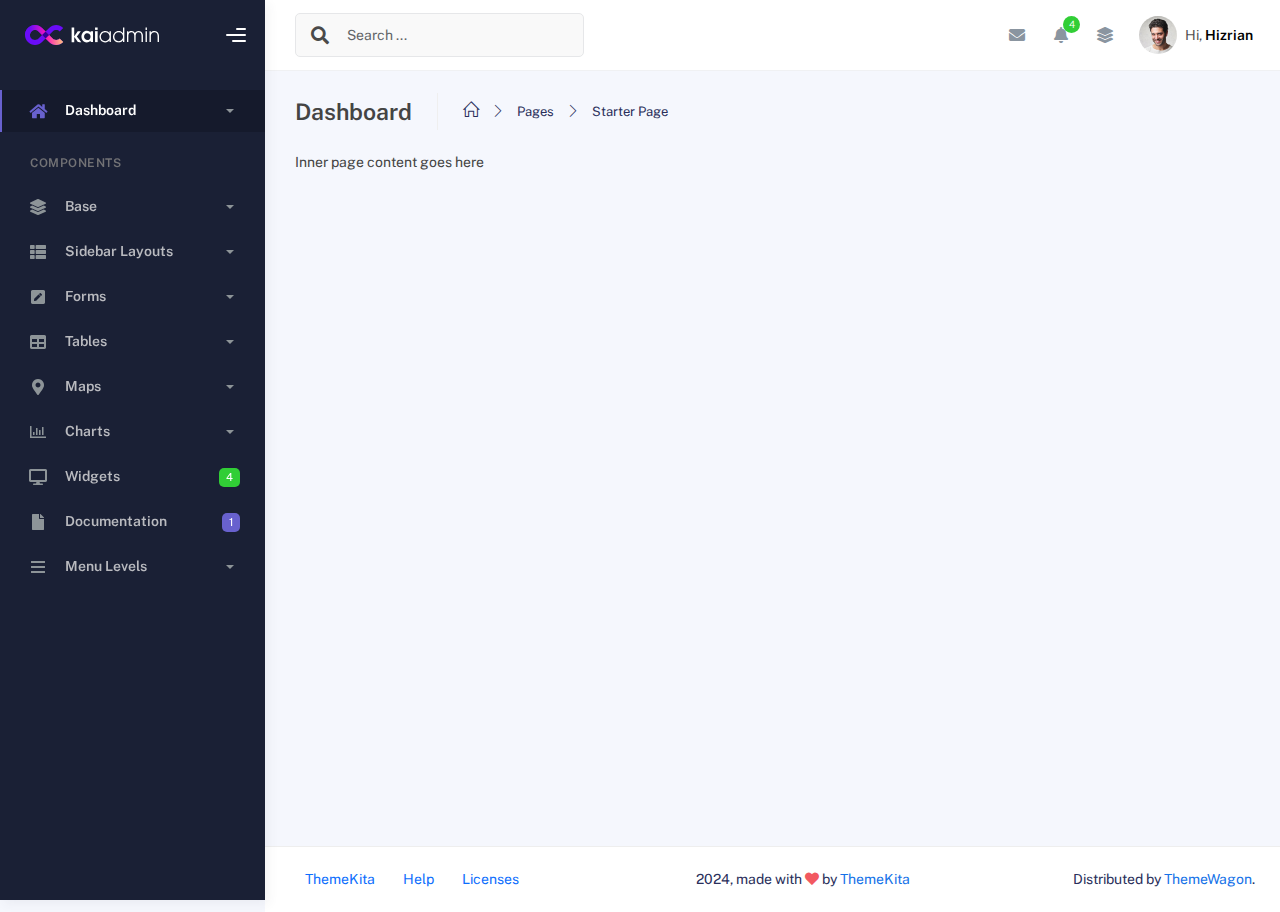
<file: admin/kaiadmin-lite-1.2.0/kaiadmin-lite-1.2.0/starter-template.html>
<!DOCTYPE html>
<html lang="en">
  <head>
    <meta http-equiv="X-UA-Compatible" content="IE=edge" />
    <title>Kaiadmin - Bootstrap 5 Admin Dashboard</title>
    <meta
      content="width=device-width, initial-scale=1.0, shrink-to-fit=no"
      name="viewport"
    />
    <link
      rel="icon"
      href="assets/img/kaiadmin/favicon.ico"
      type="image/x-icon"
    />

    <!-- Fonts and icons -->
    <script src="assets/js/plugin/webfont/webfont.min.js"></script>
    <script>
      WebFont.load({
        google: { families: ["Public Sans:300,400,500,600,700"] },
        custom: {
          families: [
            "Font Awesome 5 Solid",
            "Font Awesome 5 Regular",
            "Font Awesome 5 Brands",
            "simple-line-icons",
          ],
          urls: ["assets/css/fonts.min.css"],
        },
        active: function () {
          sessionStorage.fonts = true;
        },
      });
    </script>

    <!-- CSS Files -->
    <link rel="stylesheet" href="assets/css/bootstrap.min.css" />
    <link rel="stylesheet" href="assets/css/plugins.min.css" />
    <link rel="stylesheet" href="assets/css/kaiadmin.min.css" />

    <!-- CSS Just for demo purpose, don't include it in your project -->
    <link rel="stylesheet" href="assets/css/demo.css" />
  </head>
  <body>
    <div class="wrapper">
      <!-- Sidebar -->
      <div class="sidebar" data-background-color="dark">
        <div class="sidebar-logo">
          <!-- Logo Header -->
          <div class="logo-header" data-background-color="dark">
            <a href="index.html" class="logo">
              <img
                src="assets/img/kaiadmin/logo_light.svg"
                alt="navbar brand"
                class="navbar-brand"
                height="20"
              />
            </a>
            <div class="nav-toggle">
              <button class="btn btn-toggle toggle-sidebar">
                <i class="gg-menu-right"></i>
              </button>
              <button class="btn btn-toggle sidenav-toggler">
                <i class="gg-menu-left"></i>
              </button>
            </div>
            <button class="topbar-toggler more">
              <i class="gg-more-vertical-alt"></i>
            </button>
          </div>
          <!-- End Logo Header -->
        </div>
        <div class="sidebar-wrapper scrollbar scrollbar-inner">
          <div class="sidebar-content">
            <ul class="nav nav-secondary">
              <li class="nav-item active">
                <a
                  data-bs-toggle="collapse"
                  href="#dashboard"
                  class="collapsed"
                  aria-expanded="false"
                >
                  <i class="fas fa-home"></i>
                  <p>Dashboard</p>
                  <span class="caret"></span>
                </a>
                <div class="collapse" id="dashboard">
                  <ul class="nav nav-collapse">
                    <li>
                      <a href="../demo1/index.html">
                        <span class="sub-item">Dashboard 1</span>
                      </a>
                    </li>
                  </ul>
                </div>
              </li>
              <li class="nav-section">
                <span class="sidebar-mini-icon">
                  <i class="fa fa-ellipsis-h"></i>
                </span>
                <h4 class="text-section">Components</h4>
              </li>
              <li class="nav-item">
                <a data-bs-toggle="collapse" href="#base">
                  <i class="fas fa-layer-group"></i>
                  <p>Base</p>
                  <span class="caret"></span>
                </a>
                <div class="collapse" id="base">
                  <ul class="nav nav-collapse">
                    <li>
                      <a href="components/avatars.html">
                        <span class="sub-item">Avatars</span>
                      </a>
                    </li>
                    <li>
                      <a href="components/buttons.html">
                        <span class="sub-item">Buttons</span>
                      </a>
                    </li>
                    <li>
                      <a href="components/gridsystem.html">
                        <span class="sub-item">Grid System</span>
                      </a>
                    </li>
                    <li>
                      <a href="components/panels.html">
                        <span class="sub-item">Panels</span>
                      </a>
                    </li>
                    <li>
                      <a href="components/notifications.html">
                        <span class="sub-item">Notifications</span>
                      </a>
                    </li>
                    <li>
                      <a href="components/sweetalert.html">
                        <span class="sub-item">Sweet Alert</span>
                      </a>
                    </li>
                    <li>
                      <a href="components/font-awesome-icons.html">
                        <span class="sub-item">Font Awesome Icons</span>
                      </a>
                    </li>
                    <li>
                      <a href="components/simple-line-icons.html">
                        <span class="sub-item">Simple Line Icons</span>
                      </a>
                    </li>
                    <li>
                      <a href="components/typography.html">
                        <span class="sub-item">Typography</span>
                      </a>
                    </li>
                  </ul>
                </div>
              </li>
              <li class="nav-item">
                <a data-bs-toggle="collapse" href="#sidebarLayouts">
                  <i class="fas fa-th-list"></i>
                  <p>Sidebar Layouts</p>
                  <span class="caret"></span>
                </a>
                <div class="collapse" id="sidebarLayouts">
                  <ul class="nav nav-collapse">
                    <li>
                      <a href="sidebar-style-2.html">
                        <span class="sub-item">Sidebar Style 2</span>
                      </a>
                    </li>
                    <li>
                      <a href="icon-menu.html">
                        <span class="sub-item">Icon Menu</span>
                      </a>
                    </li>
                  </ul>
                </div>
              </li>
              <li class="nav-item">
                <a data-bs-toggle="collapse" href="#forms">
                  <i class="fas fa-pen-square"></i>
                  <p>Forms</p>
                  <span class="caret"></span>
                </a>
                <div class="collapse" id="forms">
                  <ul class="nav nav-collapse">
                    <li>
                      <a href="forms/forms.html">
                        <span class="sub-item">Basic Form</span>
                      </a>
                    </li>
                  </ul>
                </div>
              </li>
              <li class="nav-item">
                <a data-bs-toggle="collapse" href="#tables">
                  <i class="fas fa-table"></i>
                  <p>Tables</p>
                  <span class="caret"></span>
                </a>
                <div class="collapse" id="tables">
                  <ul class="nav nav-collapse">
                    <li>
                      <a href="tables/tables.html">
                        <span class="sub-item">Basic Table</span>
                      </a>
                    </li>
                    <li>
                      <a href="tables/datatables.html">
                        <span class="sub-item">Datatables</span>
                      </a>
                    </li>
                  </ul>
                </div>
              </li>
              <li class="nav-item">
                <a data-bs-toggle="collapse" href="#maps">
                  <i class="fas fa-map-marker-alt"></i>
                  <p>Maps</p>
                  <span class="caret"></span>
                </a>
                <div class="collapse" id="maps">
                  <ul class="nav nav-collapse">
                    <li>
                      <a href="maps/googlemaps.html">
                        <span class="sub-item">Google Maps</span>
                      </a>
                    </li>
                    <li>
                      <a href="maps/jsvectormap.html">
                        <span class="sub-item">Jsvectormap</span>
                      </a>
                    </li>
                  </ul>
                </div>
              </li>
              <li class="nav-item">
                <a data-bs-toggle="collapse" href="#charts">
                  <i class="far fa-chart-bar"></i>
                  <p>Charts</p>
                  <span class="caret"></span>
                </a>
                <div class="collapse" id="charts">
                  <ul class="nav nav-collapse">
                    <li>
                      <a href="charts/charts.html">
                        <span class="sub-item">Chart Js</span>
                      </a>
                    </li>
                    <li>
                      <a href="charts/sparkline.html">
                        <span class="sub-item">Sparkline</span>
                      </a>
                    </li>
                  </ul>
                </div>
              </li>
              <li class="nav-item">
                <a href="widgets.html">
                  <i class="fas fa-desktop"></i>
                  <p>Widgets</p>
                  <span class="badge badge-success">4</span>
                </a>
              </li>
              <li class="nav-item">
                <a href="../../documentation/index.html">
                  <i class="fas fa-file"></i>
                  <p>Documentation</p>
                  <span class="badge badge-secondary">1</span>
                </a>
              </li>
              <li class="nav-item">
                <a data-bs-toggle="collapse" href="#submenu">
                  <i class="fas fa-bars"></i>
                  <p>Menu Levels</p>
                  <span class="caret"></span>
                </a>
                <div class="collapse" id="submenu">
                  <ul class="nav nav-collapse">
                    <li>
                      <a data-bs-toggle="collapse" href="#subnav1">
                        <span class="sub-item">Level 1</span>
                        <span class="caret"></span>
                      </a>
                      <div class="collapse" id="subnav1">
                        <ul class="nav nav-collapse subnav">
                          <li>
                            <a href="#">
                              <span class="sub-item">Level 2</span>
                            </a>
                          </li>
                          <li>
                            <a href="#">
                              <span class="sub-item">Level 2</span>
                            </a>
                          </li>
                        </ul>
                      </div>
                    </li>
                    <li>
                      <a data-bs-toggle="collapse" href="#subnav2">
                        <span class="sub-item">Level 1</span>
                        <span class="caret"></span>
                      </a>
                      <div class="collapse" id="subnav2">
                        <ul class="nav nav-collapse subnav">
                          <li>
                            <a href="#">
                              <span class="sub-item">Level 2</span>
                            </a>
                          </li>
                        </ul>
                      </div>
                    </li>
                    <li>
                      <a href="#">
                        <span class="sub-item">Level 1</span>
                      </a>
                    </li>
                  </ul>
                </div>
              </li>
            </ul>
          </div>
        </div>
      </div>
      <!-- End Sidebar -->

      <div class="main-panel">
        <div class="main-header">
          <div class="main-header-logo">
            <!-- Logo Header -->
            <div class="logo-header" data-background-color="dark">
              <a href="index.html" class="logo">
                <img
                  src="assets/img/kaiadmin/logo_light.svg"
                  alt="navbar brand"
                  class="navbar-brand"
                  height="20"
                />
              </a>
              <div class="nav-toggle">
                <button class="btn btn-toggle toggle-sidebar">
                  <i class="gg-menu-right"></i>
                </button>
                <button class="btn btn-toggle sidenav-toggler">
                  <i class="gg-menu-left"></i>
                </button>
              </div>
              <button class="topbar-toggler more">
                <i class="gg-more-vertical-alt"></i>
              </button>
            </div>
            <!-- End Logo Header -->
          </div>
          <!-- Navbar Header -->
          <nav
            class="navbar navbar-header navbar-header-transparent navbar-expand-lg border-bottom"
          >
            <div class="container-fluid">
              <nav
                class="navbar navbar-header-left navbar-expand-lg navbar-form nav-search p-0 d-none d-lg-flex"
              >
                <div class="input-group">
                  <div class="input-group-prepend">
                    <button type="submit" class="btn btn-search pe-1">
                      <i class="fa fa-search search-icon"></i>
                    </button>
                  </div>
                  <input
                    type="text"
                    placeholder="Search ..."
                    class="form-control"
                  />
                </div>
              </nav>

              <ul class="navbar-nav topbar-nav ms-md-auto align-items-center">
                <li
                  class="nav-item topbar-icon dropdown hidden-caret d-flex d-lg-none"
                >
                  <a
                    class="nav-link dropdown-toggle"
                    data-bs-toggle="dropdown"
                    href="#"
                    role="button"
                    aria-expanded="false"
                    aria-haspopup="true"
                  >
                    <i class="fa fa-search"></i>
                  </a>
                  <ul class="dropdown-menu dropdown-search animated fadeIn">
                    <form class="navbar-left navbar-form nav-search">
                      <div class="input-group">
                        <input
                          type="text"
                          placeholder="Search ..."
                          class="form-control"
                        />
                      </div>
                    </form>
                  </ul>
                </li>
                <li class="nav-item topbar-icon dropdown hidden-caret">
                  <a
                    class="nav-link dropdown-toggle"
                    href="#"
                    id="messageDropdown"
                    role="button"
                    data-bs-toggle="dropdown"
                    aria-haspopup="true"
                    aria-expanded="false"
                  >
                    <i class="fa fa-envelope"></i>
                  </a>
                  <ul
                    class="dropdown-menu messages-notif-box animated fadeIn"
                    aria-labelledby="messageDropdown"
                  >
                    <li>
                      <div
                        class="dropdown-title d-flex justify-content-between align-items-center"
                      >
                        Messages
                        <a href="#" class="small">Mark all as read</a>
                      </div>
                    </li>
                    <li>
                      <div class="message-notif-scroll scrollbar-outer">
                        <div class="notif-center">
                          <a href="#">
                            <div class="notif-img">
                              <img
                                src="assets/img/jm_denis.jpg"
                                alt="Img Profile"
                              />
                            </div>
                            <div class="notif-content">
                              <span class="subject">Jimmy Denis</span>
                              <span class="block"> How are you ? </span>
                              <span class="time">5 minutes ago</span>
                            </div>
                          </a>
                          <a href="#">
                            <div class="notif-img">
                              <img
                                src="assets/img/chadengle.jpg"
                                alt="Img Profile"
                              />
                            </div>
                            <div class="notif-content">
                              <span class="subject">Chad</span>
                              <span class="block"> Ok, Thanks ! </span>
                              <span class="time">12 minutes ago</span>
                            </div>
                          </a>
                          <a href="#">
                            <div class="notif-img">
                              <img
                                src="assets/img/mlane.jpg"
                                alt="Img Profile"
                              />
                            </div>
                            <div class="notif-content">
                              <span class="subject">Jhon Doe</span>
                              <span class="block">
                                Ready for the meeting today...
                              </span>
                              <span class="time">12 minutes ago</span>
                            </div>
                          </a>
                          <a href="#">
                            <div class="notif-img">
                              <img
                                src="assets/img/talha.jpg"
                                alt="Img Profile"
                              />
                            </div>
                            <div class="notif-content">
                              <span class="subject">Talha</span>
                              <span class="block"> Hi, Apa Kabar ? </span>
                              <span class="time">17 minutes ago</span>
                            </div>
                          </a>
                        </div>
                      </div>
                    </li>
                    <li>
                      <a class="see-all" href="javascript:void(0);"
                        >See all messages<i class="fa fa-angle-right"></i>
                      </a>
                    </li>
                  </ul>
                </li>
                <li class="nav-item topbar-icon dropdown hidden-caret">
                  <a
                    class="nav-link dropdown-toggle"
                    href="#"
                    id="notifDropdown"
                    role="button"
                    data-bs-toggle="dropdown"
                    aria-haspopup="true"
                    aria-expanded="false"
                  >
                    <i class="fa fa-bell"></i>
                    <span class="notification">4</span>
                  </a>
                  <ul
                    class="dropdown-menu notif-box animated fadeIn"
                    aria-labelledby="notifDropdown"
                  >
                    <li>
                      <div class="dropdown-title">
                        You have 4 new notification
                      </div>
                    </li>
                    <li>
                      <div class="notif-scroll scrollbar-outer">
                        <div class="notif-center">
                          <a href="#">
                            <div class="notif-icon notif-primary">
                              <i class="fa fa-user-plus"></i>
                            </div>
                            <div class="notif-content">
                              <span class="block"> New user registered </span>
                              <span class="time">5 minutes ago</span>
                            </div>
                          </a>
                          <a href="#">
                            <div class="notif-icon notif-success">
                              <i class="fa fa-comment"></i>
                            </div>
                            <div class="notif-content">
                              <span class="block">
                                Rahmad commented on Admin
                              </span>
                              <span class="time">12 minutes ago</span>
                            </div>
                          </a>
                          <a href="#">
                            <div class="notif-img">
                              <img
                                src="assets/img/profile2.jpg"
                                alt="Img Profile"
                              />
                            </div>
                            <div class="notif-content">
                              <span class="block">
                                Reza send messages to you
                              </span>
                              <span class="time">12 minutes ago</span>
                            </div>
                          </a>
                          <a href="#">
                            <div class="notif-icon notif-danger">
                              <i class="fa fa-heart"></i>
                            </div>
                            <div class="notif-content">
                              <span class="block"> Farrah liked Admin </span>
                              <span class="time">17 minutes ago</span>
                            </div>
                          </a>
                        </div>
                      </div>
                    </li>
                    <li>
                      <a class="see-all" href="javascript:void(0);"
                        >See all notifications<i class="fa fa-angle-right"></i>
                      </a>
                    </li>
                  </ul>
                </li>
                <li class="nav-item topbar-icon dropdown hidden-caret">
                  <a
                    class="nav-link"
                    data-bs-toggle="dropdown"
                    href="#"
                    aria-expanded="false"
                  >
                    <i class="fas fa-layer-group"></i>
                  </a>
                  <div class="dropdown-menu quick-actions animated fadeIn">
                    <div class="quick-actions-header">
                      <span class="title mb-1">Quick Actions</span>
                      <span class="subtitle op-7">Shortcuts</span>
                    </div>
                    <div class="quick-actions-scroll scrollbar-outer">
                      <div class="quick-actions-items">
                        <div class="row m-0">
                          <a class="col-6 col-md-4 p-0" href="#">
                            <div class="quick-actions-item">
                              <div class="avatar-item bg-danger rounded-circle">
                                <i class="far fa-calendar-alt"></i>
                              </div>
                              <span class="text">Calendar</span>
                            </div>
                          </a>
                          <a class="col-6 col-md-4 p-0" href="#">
                            <div class="quick-actions-item">
                              <div
                                class="avatar-item bg-warning rounded-circle"
                              >
                                <i class="fas fa-map"></i>
                              </div>
                              <span class="text">Maps</span>
                            </div>
                          </a>
                          <a class="col-6 col-md-4 p-0" href="#">
                            <div class="quick-actions-item">
                              <div class="avatar-item bg-info rounded-circle">
                                <i class="fas fa-file-excel"></i>
                              </div>
                              <span class="text">Reports</span>
                            </div>
                          </a>
                          <a class="col-6 col-md-4 p-0" href="#">
                            <div class="quick-actions-item">
                              <div
                                class="avatar-item bg-success rounded-circle"
                              >
                                <i class="fas fa-envelope"></i>
                              </div>
                              <span class="text">Emails</span>
                            </div>
                          </a>
                          <a class="col-6 col-md-4 p-0" href="#">
                            <div class="quick-actions-item">
                              <div
                                class="avatar-item bg-primary rounded-circle"
                              >
                                <i class="fas fa-file-invoice-dollar"></i>
                              </div>
                              <span class="text">Invoice</span>
                            </div>
                          </a>
                          <a class="col-6 col-md-4 p-0" href="#">
                            <div class="quick-actions-item">
                              <div
                                class="avatar-item bg-secondary rounded-circle"
                              >
                                <i class="fas fa-credit-card"></i>
                              </div>
                              <span class="text">Payments</span>
                            </div>
                          </a>
                        </div>
                      </div>
                    </div>
                  </div>
                </li>

                <li class="nav-item topbar-user dropdown hidden-caret">
                  <a
                    class="dropdown-toggle profile-pic"
                    data-bs-toggle="dropdown"
                    href="#"
                    aria-expanded="false"
                  >
                    <div class="avatar-sm">
                      <img
                        src="assets/img/profile.jpg"
                        alt="..."
                        class="avatar-img rounded-circle"
                      />
                    </div>
                    <span class="profile-username">
                      <span class="op-7">Hi,</span>
                      <span class="fw-bold">Hizrian</span>
                    </span>
                  </a>
                  <ul class="dropdown-menu dropdown-user animated fadeIn">
                    <div class="dropdown-user-scroll scrollbar-outer">
                      <li>
                        <div class="user-box">
                          <div class="avatar-lg">
                            <img
                              src="assets/img/profile.jpg"
                              alt="image profile"
                              class="avatar-img rounded"
                            />
                          </div>
                          <div class="u-text">
                            <h4>Hizrian</h4>
                            <p class="text-muted">hello@example.com</p>
                            <a
                              href="profile.html"
                              class="btn btn-xs btn-secondary btn-sm"
                              >View Profile</a
                            >
                          </div>
                        </div>
                      </li>
                      <li>
                        <div class="dropdown-divider"></div>
                        <a class="dropdown-item" href="#">My Profile</a>
                        <a class="dropdown-item" href="#">My Balance</a>
                        <a class="dropdown-item" href="#">Inbox</a>
                        <div class="dropdown-divider"></div>
                        <a class="dropdown-item" href="#">Account Setting</a>
                        <div class="dropdown-divider"></div>
                        <a class="dropdown-item" href="#">Logout</a>
                      </li>
                    </div>
                  </ul>
                </li>
              </ul>
            </div>
          </nav>
          <!-- End Navbar -->
        </div>

        <div class="container">
          <div class="page-inner">
            <div class="page-header">
              <h4 class="page-title">Dashboard</h4>
              <ul class="breadcrumbs">
                <li class="nav-home">
                  <a href="#">
                    <i class="icon-home"></i>
                  </a>
                </li>
                <li class="separator">
                  <i class="icon-arrow-right"></i>
                </li>
                <li class="nav-item">
                  <a href="#">Pages</a>
                </li>
                <li class="separator">
                  <i class="icon-arrow-right"></i>
                </li>
                <li class="nav-item">
                  <a href="#">Starter Page</a>
                </li>
              </ul>
            </div>
            <div class="page-category">Inner page content goes here</div>
          </div>
        </div>

        <footer class="footer">
          <div class="container-fluid d-flex justify-content-between">
            <nav class="pull-left">
              <ul class="nav">
                <li class="nav-item">
                  <a class="nav-link" href="http://www.themekita.com">
                    ThemeKita
                  </a>
                </li>
                <li class="nav-item">
                  <a class="nav-link" href="#"> Help </a>
                </li>
                <li class="nav-item">
                  <a class="nav-link" href="#"> Licenses </a>
                </li>
              </ul>
            </nav>
            <div class="copyright">
              2024, made with <i class="fa fa-heart heart text-danger"></i> by
              <a href="http://www.themekita.com">ThemeKita</a>
            </div>
            <div>
              Distributed by
              <a target="_blank" href="https://themewagon.com/">ThemeWagon</a>.
            </div>
          </div>
        </footer>
      </div>
    </div>
    <!--   Core JS Files   -->
    <script src="assets/js/core/jquery-3.7.1.min.js"></script>
    <script src="assets/js/core/popper.min.js"></script>
    <script src="assets/js/core/bootstrap.min.js"></script>

    <!-- jQuery Scrollbar -->
    <script src="assets/js/plugin/jquery-scrollbar/jquery.scrollbar.min.js"></script>

    <!-- Chart JS -->
    <script src="assets/js/plugin/chart.js/chart.min.js"></script>

    <!-- jQuery Sparkline -->
    <script src="assets/js/plugin/jquery.sparkline/jquery.sparkline.min.js"></script>

    <!-- Chart Circle -->
    <script src="assets/js/plugin/chart-circle/circles.min.js"></script>

    <!-- Datatables -->
    <script src="assets/js/plugin/datatables/datatables.min.js"></script>

    <!-- Bootstrap Notify -->
    <script src="assets/js/plugin/bootstrap-notify/bootstrap-notify.min.js"></script>

    <!-- jQuery Vector Maps -->
    <script src="assets/js/plugin/jsvectormap/jsvectormap.min.js"></script>
    <script src="assets/js/plugin/jsvectormap/world.js"></script>

    <!-- Google Maps Plugin -->
    <script src="assets/js/plugin/gmaps/gmaps.js"></script>

    <!-- Sweet Alert -->
    <script src="assets/js/plugin/sweetalert/sweetalert.min.js"></script>

    <!-- Kaiadmin JS -->
    <script src="assets/js/kaiadmin.min.js"></script>
  </body>
</html>
</file>
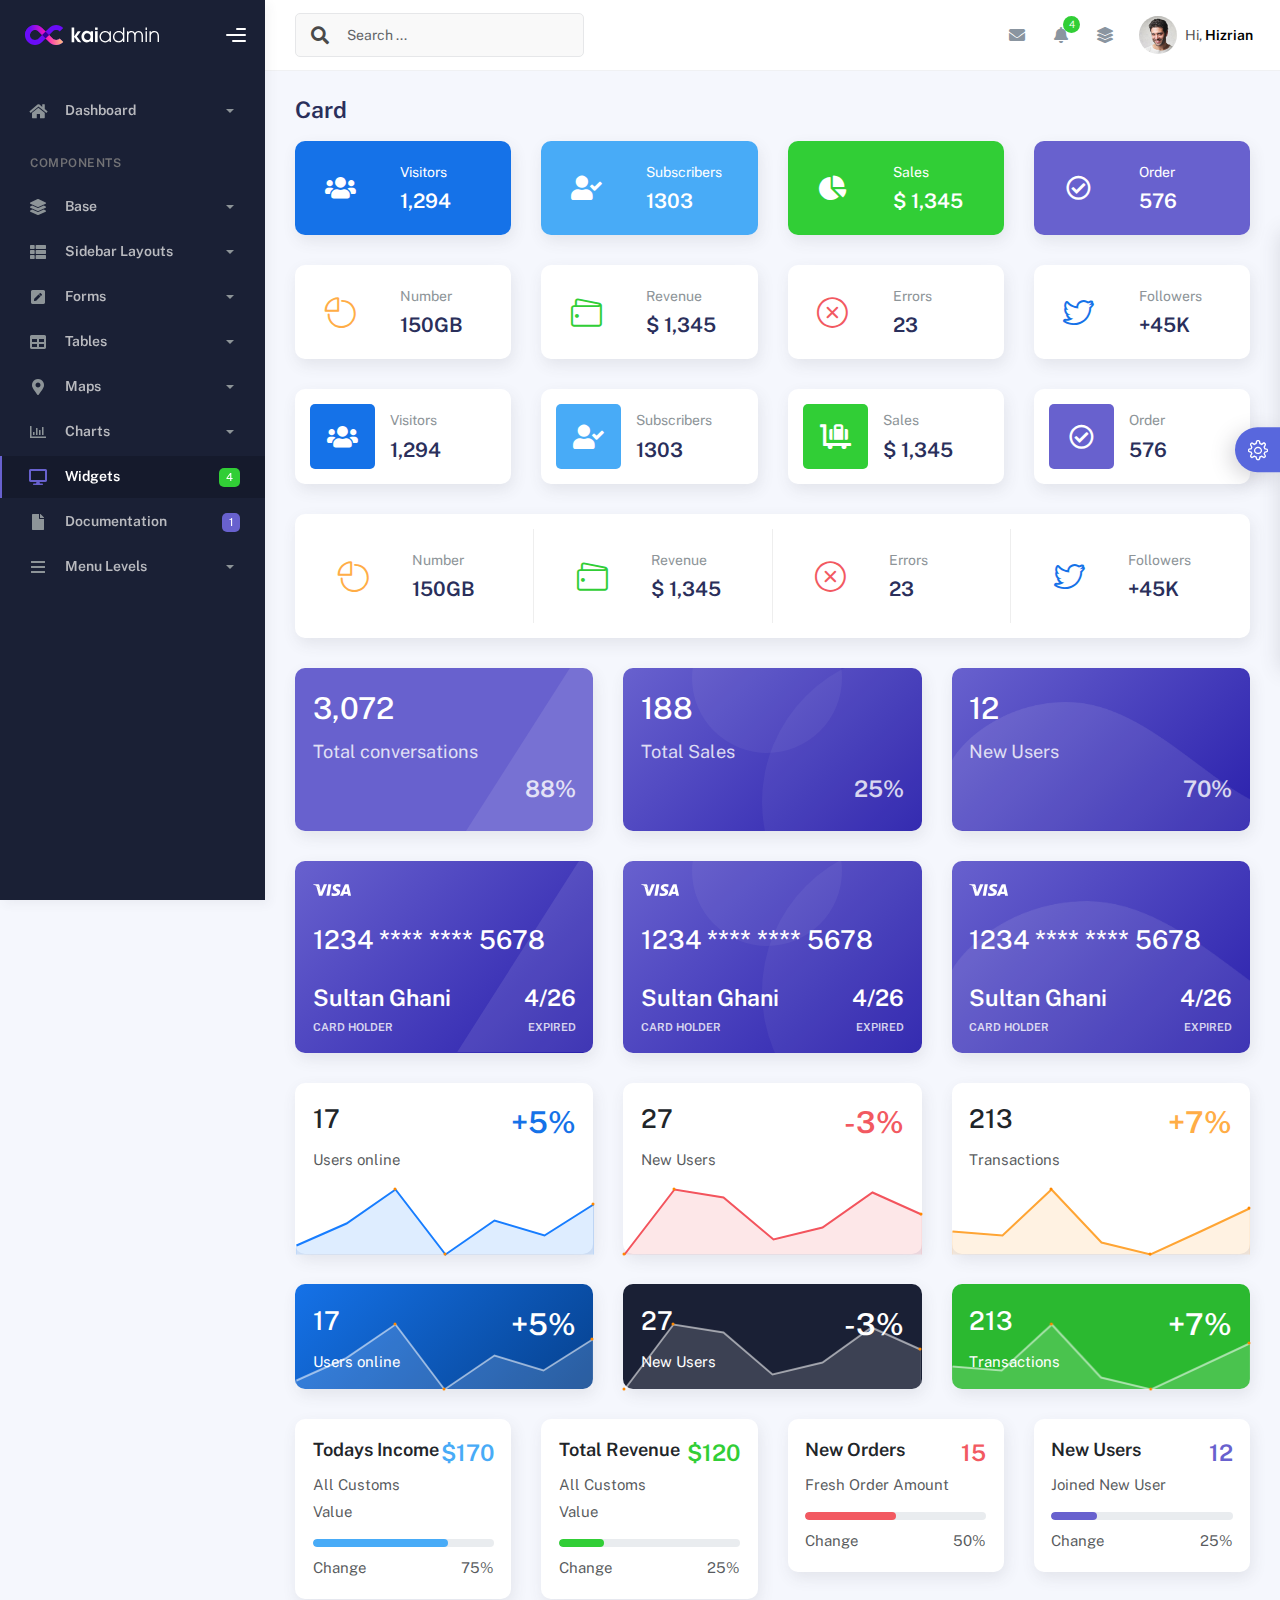
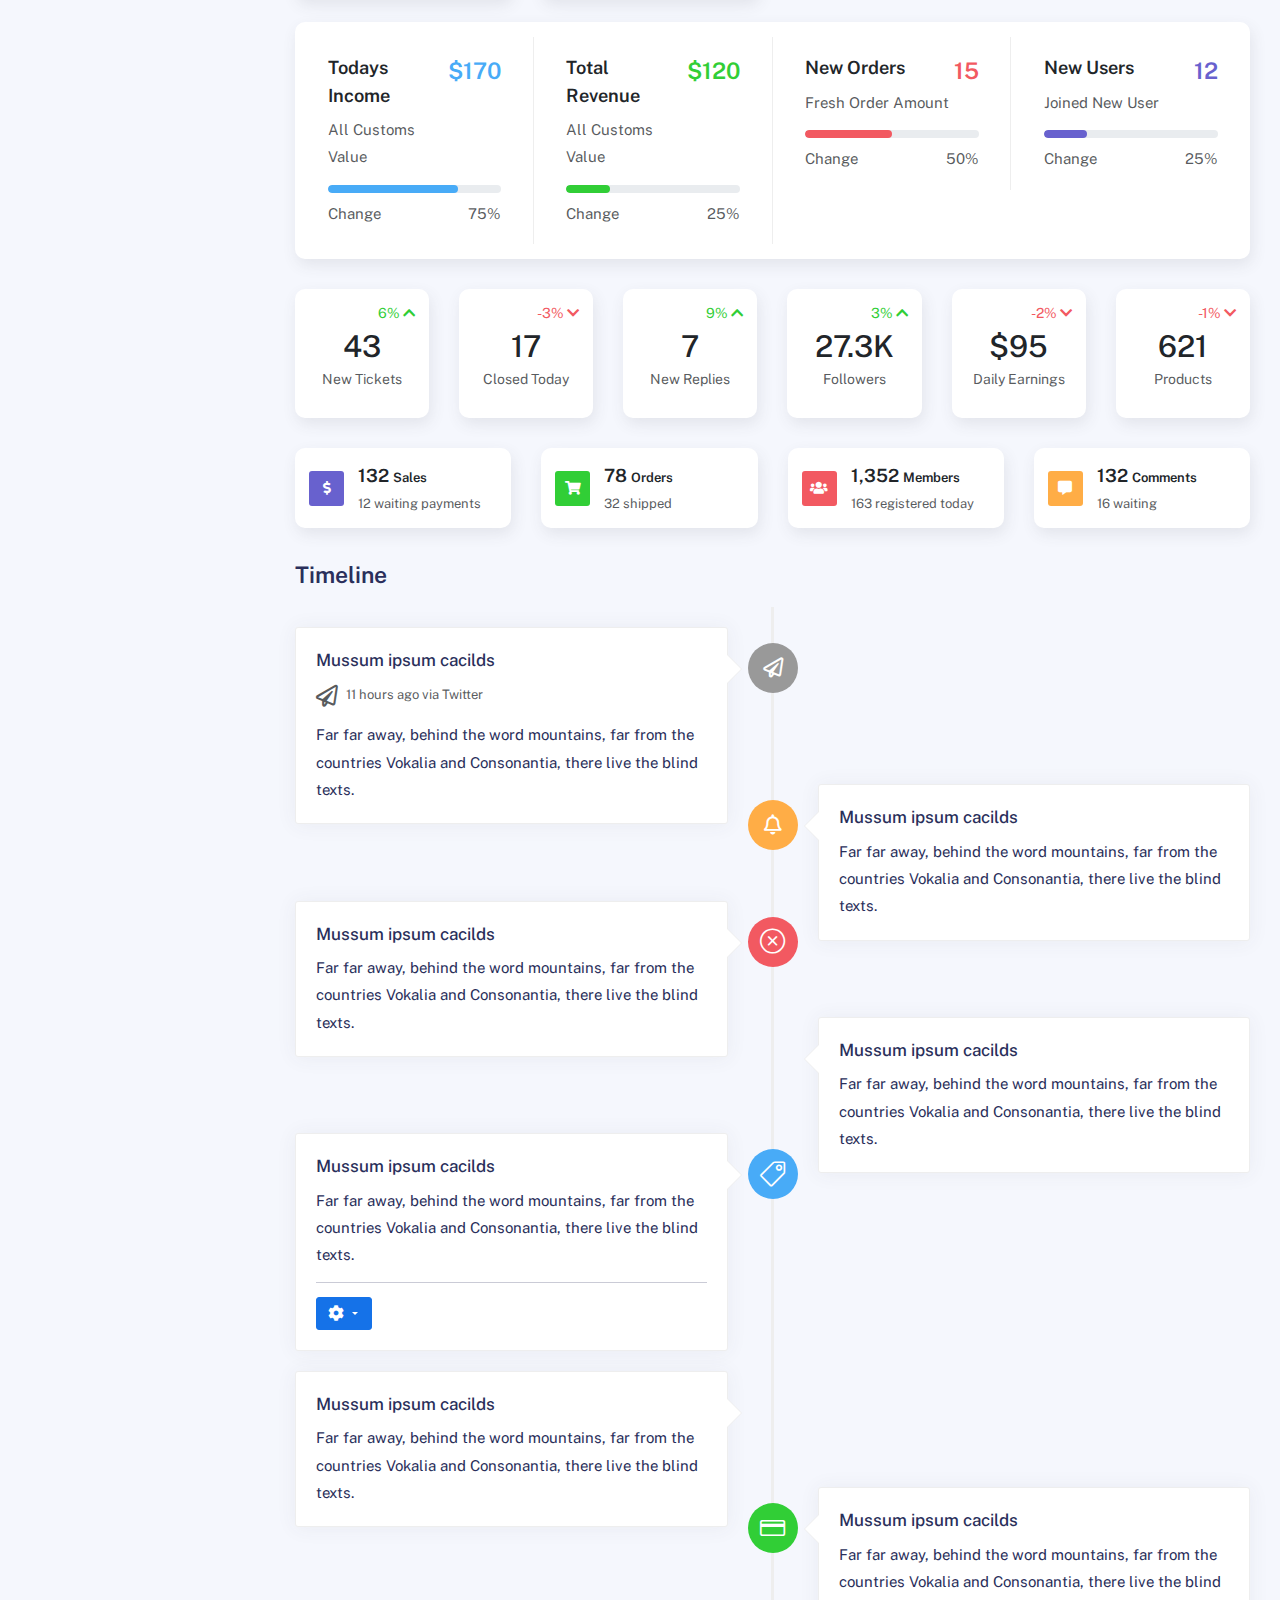
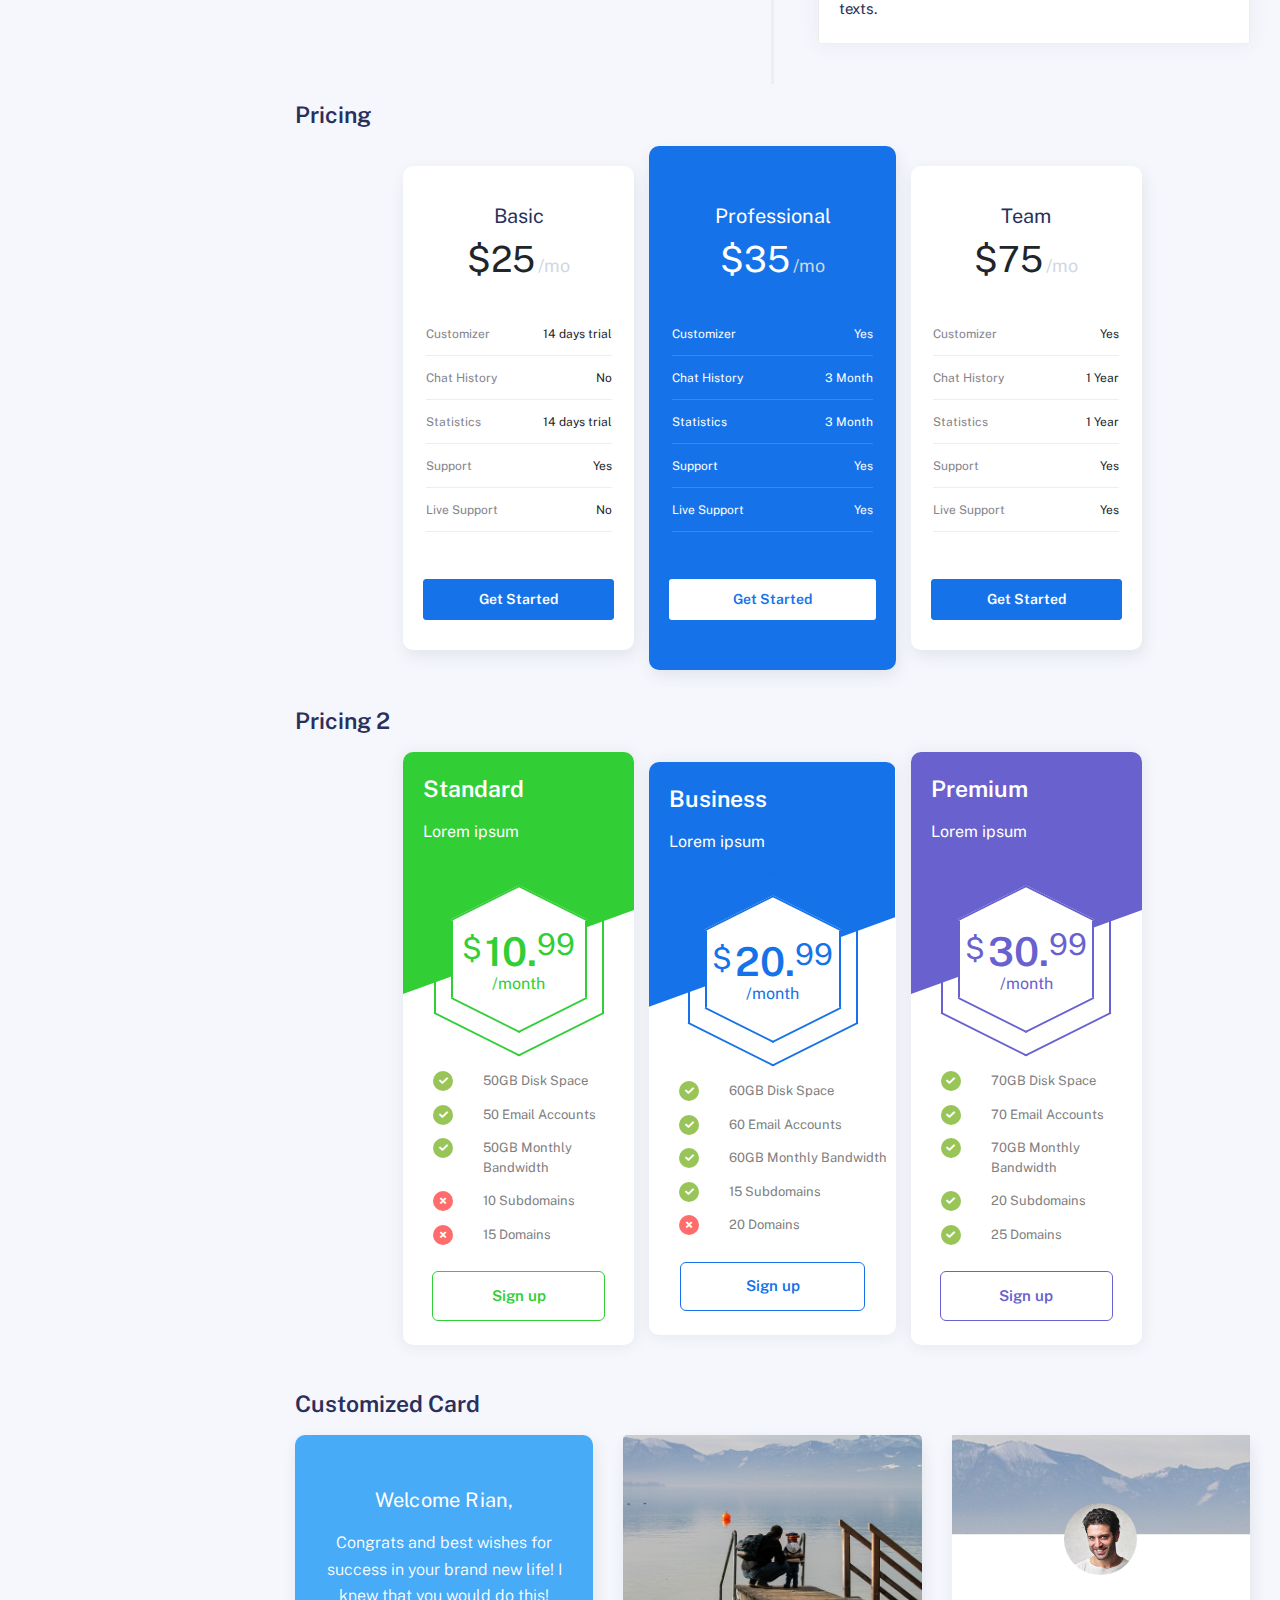
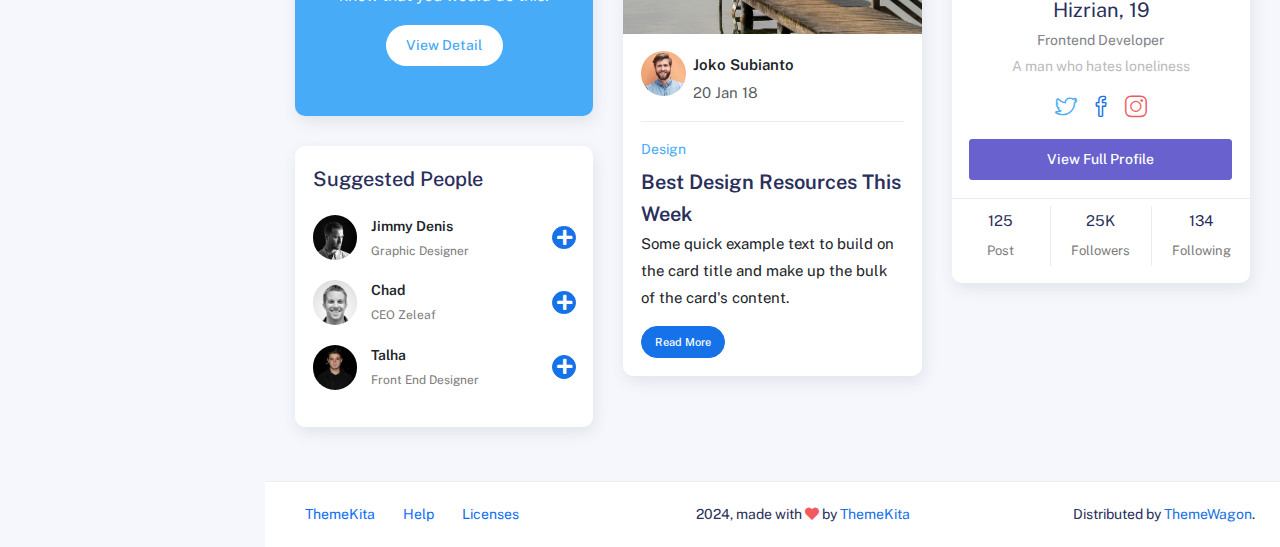
<file: admin/kaiadmin-lite-1.2.0/kaiadmin-lite-1.2.0/widgets.html>
<!DOCTYPE html>
<html lang="en">
  <head>
    <meta http-equiv="X-UA-Compatible" content="IE=edge" />
    <title>Widgets - Kaiadmin Bootstrap 5 Admin Dashboard</title>
    <meta
      content="width=device-width, initial-scale=1.0, shrink-to-fit=no"
      name="viewport"
    />
    <link
      rel="icon"
      href="assets/img/kaiadmin/favicon.ico"
      type="image/x-icon"
    />

    <!-- Fonts and icons -->
    <script src="assets/js/plugin/webfont/webfont.min.js"></script>
    <script>
      WebFont.load({
        google: { families: ["Public Sans:300,400,500,600,700"] },
        custom: {
          families: [
            "Font Awesome 5 Solid",
            "Font Awesome 5 Regular",
            "Font Awesome 5 Brands",
            "simple-line-icons",
          ],
          urls: ["assets/css/fonts.min.css"],
        },
        active: function () {
          sessionStorage.fonts = true;
        },
      });
    </script>

    <!-- CSS Files -->
    <link rel="stylesheet" href="assets/css/bootstrap.min.css" />
    <link rel="stylesheet" href="assets/css/plugins.min.css" />
    <link rel="stylesheet" href="assets/css/kaiadmin.min.css" />

    <!-- CSS Just for demo purpose, don't include it in your project -->
    <link rel="stylesheet" href="assets/css/demo.css" />
  </head>
  <body>
    <div class="wrapper">
      <!-- Sidebar -->
      <div class="sidebar" data-background-color="dark">
        <div class="sidebar-logo">
          <!-- Logo Header -->
          <div class="logo-header" data-background-color="dark">
            <a href="index.html" class="logo">
              <img
                src="assets/img/kaiadmin/logo_light.svg"
                alt="navbar brand"
                class="navbar-brand"
                height="20"
              />
            </a>
            <div class="nav-toggle">
              <button class="btn btn-toggle toggle-sidebar">
                <i class="gg-menu-right"></i>
              </button>
              <button class="btn btn-toggle sidenav-toggler">
                <i class="gg-menu-left"></i>
              </button>
            </div>
            <button class="topbar-toggler more">
              <i class="gg-more-vertical-alt"></i>
            </button>
          </div>
          <!-- End Logo Header -->
        </div>
        <div class="sidebar-wrapper scrollbar scrollbar-inner">
          <div class="sidebar-content">
            <ul class="nav nav-secondary">
              <li class="nav-item">
                <a
                  data-bs-toggle="collapse"
                  href="#dashboard"
                  class="collapsed"
                  aria-expanded="false"
                >
                  <i class="fas fa-home"></i>
                  <p>Dashboard</p>
                  <span class="caret"></span>
                </a>
                <div class="collapse" id="dashboard">
                  <ul class="nav nav-collapse">
                    <li>
                      <a href="../demo1/index.html">
                        <span class="sub-item">Dashboard 1</span>
                      </a>
                    </li>
                  </ul>
                </div>
              </li>
              <li class="nav-section">
                <span class="sidebar-mini-icon">
                  <i class="fa fa-ellipsis-h"></i>
                </span>
                <h4 class="text-section">Components</h4>
              </li>
              <li class="nav-item">
                <a data-bs-toggle="collapse" href="#base">
                  <i class="fas fa-layer-group"></i>
                  <p>Base</p>
                  <span class="caret"></span>
                </a>
                <div class="collapse" id="base">
                  <ul class="nav nav-collapse">
                    <li>
                      <a href="components/avatars.html">
                        <span class="sub-item">Avatars</span>
                      </a>
                    </li>
                    <li>
                      <a href="components/buttons.html">
                        <span class="sub-item">Buttons</span>
                      </a>
                    </li>
                    <li>
                      <a href="components/gridsystem.html">
                        <span class="sub-item">Grid System</span>
                      </a>
                    </li>
                    <li>
                      <a href="components/panels.html">
                        <span class="sub-item">Panels</span>
                      </a>
                    </li>
                    <li>
                      <a href="components/notifications.html">
                        <span class="sub-item">Notifications</span>
                      </a>
                    </li>
                    <li>
                      <a href="components/sweetalert.html">
                        <span class="sub-item">Sweet Alert</span>
                      </a>
                    </li>
                    <li>
                      <a href="components/font-awesome-icons.html">
                        <span class="sub-item">Font Awesome Icons</span>
                      </a>
                    </li>
                    <li>
                      <a href="components/simple-line-icons.html">
                        <span class="sub-item">Simple Line Icons</span>
                      </a>
                    </li>
                    <li>
                      <a href="components/typography.html">
                        <span class="sub-item">Typography</span>
                      </a>
                    </li>
                  </ul>
                </div>
              </li>
              <li class="nav-item">
                <a data-bs-toggle="collapse" href="#sidebarLayouts">
                  <i class="fas fa-th-list"></i>
                  <p>Sidebar Layouts</p>
                  <span class="caret"></span>
                </a>
                <div class="collapse" id="sidebarLayouts">
                  <ul class="nav nav-collapse">
                    <li>
                      <a href="sidebar-style-2.html">
                        <span class="sub-item">Sidebar Style 2</span>
                      </a>
                    </li>
                    <li>
                      <a href="icon-menu.html">
                        <span class="sub-item">Icon Menu</span>
                      </a>
                    </li>
                  </ul>
                </div>
              </li>
              <li class="nav-item">
                <a data-bs-toggle="collapse" href="#forms">
                  <i class="fas fa-pen-square"></i>
                  <p>Forms</p>
                  <span class="caret"></span>
                </a>
                <div class="collapse" id="forms">
                  <ul class="nav nav-collapse">
                    <li>
                      <a href="forms/forms.html">
                        <span class="sub-item">Basic Form</span>
                      </a>
                    </li>
                  </ul>
                </div>
              </li>
              <li class="nav-item">
                <a data-bs-toggle="collapse" href="#tables">
                  <i class="fas fa-table"></i>
                  <p>Tables</p>
                  <span class="caret"></span>
                </a>
                <div class="collapse" id="tables">
                  <ul class="nav nav-collapse">
                    <li>
                      <a href="tables/tables.html">
                        <span class="sub-item">Basic Table</span>
                      </a>
                    </li>
                    <li>
                      <a href="tables/datatables.html">
                        <span class="sub-item">Datatables</span>
                      </a>
                    </li>
                  </ul>
                </div>
              </li>
              <li class="nav-item">
                <a data-bs-toggle="collapse" href="#maps">
                  <i class="fas fa-map-marker-alt"></i>
                  <p>Maps</p>
                  <span class="caret"></span>
                </a>
                <div class="collapse" id="maps">
                  <ul class="nav nav-collapse">
                    <li>
                      <a href="maps/googlemaps.html">
                        <span class="sub-item">Google Maps</span>
                      </a>
                    </li>
                    <li>
                      <a href="maps/jsvectormap.html">
                        <span class="sub-item">Jsvectormap</span>
                      </a>
                    </li>
                  </ul>
                </div>
              </li>
              <li class="nav-item">
                <a data-bs-toggle="collapse" href="#charts">
                  <i class="far fa-chart-bar"></i>
                  <p>Charts</p>
                  <span class="caret"></span>
                </a>
                <div class="collapse" id="charts">
                  <ul class="nav nav-collapse">
                    <li>
                      <a href="charts/charts.html">
                        <span class="sub-item">Chart Js</span>
                      </a>
                    </li>
                    <li>
                      <a href="charts/sparkline.html">
                        <span class="sub-item">Sparkline</span>
                      </a>
                    </li>
                  </ul>
                </div>
              </li>
              <li class="nav-item active">
                <a href="widgets.html">
                  <i class="fas fa-desktop"></i>
                  <p>Widgets</p>
                  <span class="badge badge-success">4</span>
                </a>
              </li>
              <li class="nav-item">
                <a href="../../documentation/index.html">
                  <i class="fas fa-file"></i>
                  <p>Documentation</p>
                  <span class="badge badge-secondary">1</span>
                </a>
              </li>
              <li class="nav-item">
                <a data-bs-toggle="collapse" href="#submenu">
                  <i class="fas fa-bars"></i>
                  <p>Menu Levels</p>
                  <span class="caret"></span>
                </a>
                <div class="collapse" id="submenu">
                  <ul class="nav nav-collapse">
                    <li>
                      <a data-bs-toggle="collapse" href="#subnav1">
                        <span class="sub-item">Level 1</span>
                        <span class="caret"></span>
                      </a>
                      <div class="collapse" id="subnav1">
                        <ul class="nav nav-collapse subnav">
                          <li>
                            <a href="#">
                              <span class="sub-item">Level 2</span>
                            </a>
                          </li>
                          <li>
                            <a href="#">
                              <span class="sub-item">Level 2</span>
                            </a>
                          </li>
                        </ul>
                      </div>
                    </li>
                    <li>
                      <a data-bs-toggle="collapse" href="#subnav2">
                        <span class="sub-item">Level 1</span>
                        <span class="caret"></span>
                      </a>
                      <div class="collapse" id="subnav2">
                        <ul class="nav nav-collapse subnav">
                          <li>
                            <a href="#">
                              <span class="sub-item">Level 2</span>
                            </a>
                          </li>
                        </ul>
                      </div>
                    </li>
                    <li>
                      <a href="#">
                        <span class="sub-item">Level 1</span>
                      </a>
                    </li>
                  </ul>
                </div>
              </li>
            </ul>
          </div>
        </div>
      </div>
      <!-- End Sidebar -->

      <div class="main-panel">
        <div class="main-header">
          <div class="main-header-logo">
            <!-- Logo Header -->
            <div class="logo-header" data-background-color="dark">
              <a href="index.html" class="logo">
                <img
                  src="assets/img/kaiadmin/logo_light.svg"
                  alt="navbar brand"
                  class="navbar-brand"
                  height="20"
                />
              </a>
              <div class="nav-toggle">
                <button class="btn btn-toggle toggle-sidebar">
                  <i class="gg-menu-right"></i>
                </button>
                <button class="btn btn-toggle sidenav-toggler">
                  <i class="gg-menu-left"></i>
                </button>
              </div>
              <button class="topbar-toggler more">
                <i class="gg-more-vertical-alt"></i>
              </button>
            </div>
            <!-- End Logo Header -->
          </div>
          <!-- Navbar Header -->
          <nav
            class="navbar navbar-header navbar-header-transparent navbar-expand-lg border-bottom"
          >
            <div class="container-fluid">
              <nav
                class="navbar navbar-header-left navbar-expand-lg navbar-form nav-search p-0 d-none d-lg-flex"
              >
                <div class="input-group">
                  <div class="input-group-prepend">
                    <button type="submit" class="btn btn-search pe-1">
                      <i class="fa fa-search search-icon"></i>
                    </button>
                  </div>
                  <input
                    type="text"
                    placeholder="Search ..."
                    class="form-control"
                  />
                </div>
              </nav>

              <ul class="navbar-nav topbar-nav ms-md-auto align-items-center">
                <li
                  class="nav-item topbar-icon dropdown hidden-caret d-flex d-lg-none"
                >
                  <a
                    class="nav-link dropdown-toggle"
                    data-bs-toggle="dropdown"
                    href="#"
                    role="button"
                    aria-expanded="false"
                    aria-haspopup="true"
                  >
                    <i class="fa fa-search"></i>
                  </a>
                  <ul class="dropdown-menu dropdown-search animated fadeIn">
                    <form class="navbar-left navbar-form nav-search">
                      <div class="input-group">
                        <input
                          type="text"
                          placeholder="Search ..."
                          class="form-control"
                        />
                      </div>
                    </form>
                  </ul>
                </li>
                <li class="nav-item topbar-icon dropdown hidden-caret">
                  <a
                    class="nav-link dropdown-toggle"
                    href="#"
                    id="messageDropdown"
                    role="button"
                    data-bs-toggle="dropdown"
                    aria-haspopup="true"
                    aria-expanded="false"
                  >
                    <i class="fa fa-envelope"></i>
                  </a>
                  <ul
                    class="dropdown-menu messages-notif-box animated fadeIn"
                    aria-labelledby="messageDropdown"
                  >
                    <li>
                      <div
                        class="dropdown-title d-flex justify-content-between align-items-center"
                      >
                        Messages
                        <a href="#" class="small">Mark all as read</a>
                      </div>
                    </li>
                    <li>
                      <div class="message-notif-scroll scrollbar-outer">
                        <div class="notif-center">
                          <a href="#">
                            <div class="notif-img">
                              <img
                                src="assets/img/jm_denis.jpg"
                                alt="Img Profile"
                              />
                            </div>
                            <div class="notif-content">
                              <span class="subject">Jimmy Denis</span>
                              <span class="block"> How are you ? </span>
                              <span class="time">5 minutes ago</span>
                            </div>
                          </a>
                          <a href="#">
                            <div class="notif-img">
                              <img
                                src="assets/img/chadengle.jpg"
                                alt="Img Profile"
                              />
                            </div>
                            <div class="notif-content">
                              <span class="subject">Chad</span>
                              <span class="block"> Ok, Thanks ! </span>
                              <span class="time">12 minutes ago</span>
                            </div>
                          </a>
                          <a href="#">
                            <div class="notif-img">
                              <img
                                src="assets/img/mlane.jpg"
                                alt="Img Profile"
                              />
                            </div>
                            <div class="notif-content">
                              <span class="subject">Jhon Doe</span>
                              <span class="block">
                                Ready for the meeting today...
                              </span>
                              <span class="time">12 minutes ago</span>
                            </div>
                          </a>
                          <a href="#">
                            <div class="notif-img">
                              <img
                                src="assets/img/talha.jpg"
                                alt="Img Profile"
                              />
                            </div>
                            <div class="notif-content">
                              <span class="subject">Talha</span>
                              <span class="block"> Hi, Apa Kabar ? </span>
                              <span class="time">17 minutes ago</span>
                            </div>
                          </a>
                        </div>
                      </div>
                    </li>
                    <li>
                      <a class="see-all" href="javascript:void(0);"
                        >See all messages<i class="fa fa-angle-right"></i>
                      </a>
                    </li>
                  </ul>
                </li>
                <li class="nav-item topbar-icon dropdown hidden-caret">
                  <a
                    class="nav-link dropdown-toggle"
                    href="#"
                    id="notifDropdown"
                    role="button"
                    data-bs-toggle="dropdown"
                    aria-haspopup="true"
                    aria-expanded="false"
                  >
                    <i class="fa fa-bell"></i>
                    <span class="notification">4</span>
                  </a>
                  <ul
                    class="dropdown-menu notif-box animated fadeIn"
                    aria-labelledby="notifDropdown"
                  >
                    <li>
                      <div class="dropdown-title">
                        You have 4 new notification
                      </div>
                    </li>
                    <li>
                      <div class="notif-scroll scrollbar-outer">
                        <div class="notif-center">
                          <a href="#">
                            <div class="notif-icon notif-primary">
                              <i class="fa fa-user-plus"></i>
                            </div>
                            <div class="notif-content">
                              <span class="block"> New user registered </span>
                              <span class="time">5 minutes ago</span>
                            </div>
                          </a>
                          <a href="#">
                            <div class="notif-icon notif-success">
                              <i class="fa fa-comment"></i>
                            </div>
                            <div class="notif-content">
                              <span class="block">
                                Rahmad commented on Admin
                              </span>
                              <span class="time">12 minutes ago</span>
                            </div>
                          </a>
                          <a href="#">
                            <div class="notif-img">
                              <img
                                src="assets/img/profile2.jpg"
                                alt="Img Profile"
                              />
                            </div>
                            <div class="notif-content">
                              <span class="block">
                                Reza send messages to you
                              </span>
                              <span class="time">12 minutes ago</span>
                            </div>
                          </a>
                          <a href="#">
                            <div class="notif-icon notif-danger">
                              <i class="fa fa-heart"></i>
                            </div>
                            <div class="notif-content">
                              <span class="block"> Farrah liked Admin </span>
                              <span class="time">17 minutes ago</span>
                            </div>
                          </a>
                        </div>
                      </div>
                    </li>
                    <li>
                      <a class="see-all" href="javascript:void(0);"
                        >See all notifications<i class="fa fa-angle-right"></i>
                      </a>
                    </li>
                  </ul>
                </li>
                <li class="nav-item topbar-icon dropdown hidden-caret">
                  <a
                    class="nav-link"
                    data-bs-toggle="dropdown"
                    href="#"
                    aria-expanded="false"
                  >
                    <i class="fas fa-layer-group"></i>
                  </a>
                  <div class="dropdown-menu quick-actions animated fadeIn">
                    <div class="quick-actions-header">
                      <span class="title mb-1">Quick Actions</span>
                      <span class="subtitle op-7">Shortcuts</span>
                    </div>
                    <div class="quick-actions-scroll scrollbar-outer">
                      <div class="quick-actions-items">
                        <div class="row m-0">
                          <a class="col-6 col-md-4 p-0" href="#">
                            <div class="quick-actions-item">
                              <div class="avatar-item bg-danger rounded-circle">
                                <i class="far fa-calendar-alt"></i>
                              </div>
                              <span class="text">Calendar</span>
                            </div>
                          </a>
                          <a class="col-6 col-md-4 p-0" href="#">
                            <div class="quick-actions-item">
                              <div
                                class="avatar-item bg-warning rounded-circle"
                              >
                                <i class="fas fa-map"></i>
                              </div>
                              <span class="text">Maps</span>
                            </div>
                          </a>
                          <a class="col-6 col-md-4 p-0" href="#">
                            <div class="quick-actions-item">
                              <div class="avatar-item bg-info rounded-circle">
                                <i class="fas fa-file-excel"></i>
                              </div>
                              <span class="text">Reports</span>
                            </div>
                          </a>
                          <a class="col-6 col-md-4 p-0" href="#">
                            <div class="quick-actions-item">
                              <div
                                class="avatar-item bg-success rounded-circle"
                              >
                                <i class="fas fa-envelope"></i>
                              </div>
                              <span class="text">Emails</span>
                            </div>
                          </a>
                          <a class="col-6 col-md-4 p-0" href="#">
                            <div class="quick-actions-item">
                              <div
                                class="avatar-item bg-primary rounded-circle"
                              >
                                <i class="fas fa-file-invoice-dollar"></i>
                              </div>
                              <span class="text">Invoice</span>
                            </div>
                          </a>
                          <a class="col-6 col-md-4 p-0" href="#">
                            <div class="quick-actions-item">
                              <div
                                class="avatar-item bg-secondary rounded-circle"
                              >
                                <i class="fas fa-credit-card"></i>
                              </div>
                              <span class="text">Payments</span>
                            </div>
                          </a>
                        </div>
                      </div>
                    </div>
                  </div>
                </li>

                <li class="nav-item topbar-user dropdown hidden-caret">
                  <a
                    class="dropdown-toggle profile-pic"
                    data-bs-toggle="dropdown"
                    href="#"
                    aria-expanded="false"
                  >
                    <div class="avatar-sm">
                      <img
                        src="assets/img/profile.jpg"
                        alt="..."
                        class="avatar-img rounded-circle"
                      />
                    </div>
                    <span class="profile-username">
                      <span class="op-7">Hi,</span>
                      <span class="fw-bold">Hizrian</span>
                    </span>
                  </a>
                  <ul class="dropdown-menu dropdown-user animated fadeIn">
                    <div class="dropdown-user-scroll scrollbar-outer">
                      <li>
                        <div class="user-box">
                          <div class="avatar-lg">
                            <img
                              src="assets/img/profile.jpg"
                              alt="image profile"
                              class="avatar-img rounded"
                            />
                          </div>
                          <div class="u-text">
                            <h4>Hizrian</h4>
                            <p class="text-muted">hello@example.com</p>
                            <a
                              href="profile.html"
                              class="btn btn-xs btn-secondary btn-sm"
                              >View Profile</a
                            >
                          </div>
                        </div>
                      </li>
                      <li>
                        <div class="dropdown-divider"></div>
                        <a class="dropdown-item" href="#">My Profile</a>
                        <a class="dropdown-item" href="#">My Balance</a>
                        <a class="dropdown-item" href="#">Inbox</a>
                        <div class="dropdown-divider"></div>
                        <a class="dropdown-item" href="#">Account Setting</a>
                        <div class="dropdown-divider"></div>
                        <a class="dropdown-item" href="#">Logout</a>
                      </li>
                    </div>
                  </ul>
                </li>
              </ul>
            </div>
          </nav>
          <!-- End Navbar -->
        </div>

        <div class="container">
          <div class="page-inner">
            <!-- Card -->
            <h3 class="fw-bold mb-3">Card</h3>
            <div class="row">
              <div class="col-sm-6 col-md-3">
                <div class="card card-stats card-primary card-round">
                  <div class="card-body">
                    <div class="row">
                      <div class="col-5">
                        <div class="icon-big text-center">
                          <i class="fas fa-users"></i>
                        </div>
                      </div>
                      <div class="col-7 col-stats">
                        <div class="numbers">
                          <p class="card-category">Visitors</p>
                          <h4 class="card-title">1,294</h4>
                        </div>
                      </div>
                    </div>
                  </div>
                </div>
              </div>
              <div class="col-sm-6 col-md-3">
                <div class="card card-stats card-info card-round">
                  <div class="card-body">
                    <div class="row">
                      <div class="col-5">
                        <div class="icon-big text-center">
                          <i class="fas fa-user-check"></i>
                        </div>
                      </div>
                      <div class="col-7 col-stats">
                        <div class="numbers">
                          <p class="card-category">Subscribers</p>
                          <h4 class="card-title">1303</h4>
                        </div>
                      </div>
                    </div>
                  </div>
                </div>
              </div>
              <div class="col-sm-6 col-md-3">
                <div class="card card-stats card-success card-round">
                  <div class="card-body">
                    <div class="row">
                      <div class="col-5">
                        <div class="icon-big text-center">
                          <i class="fas fa-chart-pie"></i>
                        </div>
                      </div>
                      <div class="col-7 col-stats">
                        <div class="numbers">
                          <p class="card-category">Sales</p>
                          <h4 class="card-title">$ 1,345</h4>
                        </div>
                      </div>
                    </div>
                  </div>
                </div>
              </div>
              <div class="col-sm-6 col-md-3">
                <div class="card card-stats card-secondary card-round">
                  <div class="card-body">
                    <div class="row">
                      <div class="col-5">
                        <div class="icon-big text-center">
                          <i class="far fa-check-circle"></i>
                        </div>
                      </div>
                      <div class="col-7 col-stats">
                        <div class="numbers">
                          <p class="card-category">Order</p>
                          <h4 class="card-title">576</h4>
                        </div>
                      </div>
                    </div>
                  </div>
                </div>
              </div>
            </div>
            <!-- Card With Icon States Color -->
            <div class="row">
              <div class="col-sm-6 col-md-3">
                <div class="card card-stats card-round">
                  <div class="card-body">
                    <div class="row">
                      <div class="col-5">
                        <div class="icon-big text-center">
                          <i class="icon-pie-chart text-warning"></i>
                        </div>
                      </div>
                      <div class="col-7 col-stats">
                        <div class="numbers">
                          <p class="card-category">Number</p>
                          <h4 class="card-title">150GB</h4>
                        </div>
                      </div>
                    </div>
                  </div>
                </div>
              </div>
              <div class="col-sm-6 col-md-3">
                <div class="card card-stats card-round">
                  <div class="card-body">
                    <div class="row">
                      <div class="col-5">
                        <div class="icon-big text-center">
                          <i class="icon-wallet text-success"></i>
                        </div>
                      </div>
                      <div class="col-7 col-stats">
                        <div class="numbers">
                          <p class="card-category">Revenue</p>
                          <h4 class="card-title">$ 1,345</h4>
                        </div>
                      </div>
                    </div>
                  </div>
                </div>
              </div>
              <div class="col-sm-6 col-md-3">
                <div class="card card-stats card-round">
                  <div class="card-body">
                    <div class="row">
                      <div class="col-5">
                        <div class="icon-big text-center">
                          <i class="icon-close text-danger"></i>
                        </div>
                      </div>
                      <div class="col-7 col-stats">
                        <div class="numbers">
                          <p class="card-category">Errors</p>
                          <h4 class="card-title">23</h4>
                        </div>
                      </div>
                    </div>
                  </div>
                </div>
              </div>
              <div class="col-sm-6 col-md-3">
                <div class="card card-stats card-round">
                  <div class="card-body">
                    <div class="row">
                      <div class="col-5">
                        <div class="icon-big text-center">
                          <i class="icon-social-twitter text-primary"></i>
                        </div>
                      </div>
                      <div class="col-7 col-stats">
                        <div class="numbers">
                          <p class="card-category">Followers</p>
                          <h4 class="card-title">+45K</h4>
                        </div>
                      </div>
                    </div>
                  </div>
                </div>
              </div>
            </div>
            <!-- Card With Icon States Background -->
            <div class="row">
              <div class="col-sm-6 col-md-3">
                <div class="card card-stats card-round">
                  <div class="card-body">
                    <div class="row align-items-center">
                      <div class="col-icon">
                        <div
                          class="icon-big text-center icon-primary bubble-shadow-small"
                        >
                          <i class="fas fa-users"></i>
                        </div>
                      </div>
                      <div class="col col-stats ms-3 ms-sm-0">
                        <div class="numbers">
                          <p class="card-category">Visitors</p>
                          <h4 class="card-title">1,294</h4>
                        </div>
                      </div>
                    </div>
                  </div>
                </div>
              </div>
              <div class="col-sm-6 col-md-3">
                <div class="card card-stats card-round">
                  <div class="card-body">
                    <div class="row align-items-center">
                      <div class="col-icon">
                        <div
                          class="icon-big text-center icon-info bubble-shadow-small"
                        >
                          <i class="fas fa-user-check"></i>
                        </div>
                      </div>
                      <div class="col col-stats ms-3 ms-sm-0">
                        <div class="numbers">
                          <p class="card-category">Subscribers</p>
                          <h4 class="card-title">1303</h4>
                        </div>
                      </div>
                    </div>
                  </div>
                </div>
              </div>
              <div class="col-sm-6 col-md-3">
                <div class="card card-stats card-round">
                  <div class="card-body">
                    <div class="row align-items-center">
                      <div class="col-icon">
                        <div
                          class="icon-big text-center icon-success bubble-shadow-small"
                        >
                          <i class="fas fa-luggage-cart"></i>
                        </div>
                      </div>
                      <div class="col col-stats ms-3 ms-sm-0">
                        <div class="numbers">
                          <p class="card-category">Sales</p>
                          <h4 class="card-title">$ 1,345</h4>
                        </div>
                      </div>
                    </div>
                  </div>
                </div>
              </div>
              <div class="col-sm-6 col-md-3">
                <div class="card card-stats card-round">
                  <div class="card-body">
                    <div class="row align-items-center">
                      <div class="col-icon">
                        <div
                          class="icon-big text-center icon-secondary bubble-shadow-small"
                        >
                          <i class="far fa-check-circle"></i>
                        </div>
                      </div>
                      <div class="col col-stats ms-3 ms-sm-0">
                        <div class="numbers">
                          <p class="card-category">Order</p>
                          <h4 class="card-title">576</h4>
                        </div>
                      </div>
                    </div>
                  </div>
                </div>
              </div>
            </div>
            <!-- Row Card No Padding -->
            <div class="row row-card-no-pd">
              <div class="col-sm-6 col-md-3">
                <div class="card card-stats card-round">
                  <div class="card-body">
                    <div class="row">
                      <div class="col-5">
                        <div class="icon-big text-center">
                          <i class="icon-pie-chart text-warning"></i>
                        </div>
                      </div>
                      <div class="col-7 col-stats">
                        <div class="numbers">
                          <p class="card-category">Number</p>
                          <h4 class="card-title">150GB</h4>
                        </div>
                      </div>
                    </div>
                  </div>
                </div>
              </div>
              <div class="col-sm-6 col-md-3">
                <div class="card card-stats card-round">
                  <div class="card-body">
                    <div class="row">
                      <div class="col-5">
                        <div class="icon-big text-center">
                          <i class="icon-wallet text-success"></i>
                        </div>
                      </div>
                      <div class="col-7 col-stats">
                        <div class="numbers">
                          <p class="card-category">Revenue</p>
                          <h4 class="card-title">$ 1,345</h4>
                        </div>
                      </div>
                    </div>
                  </div>
                </div>
              </div>
              <div class="col-sm-6 col-md-3">
                <div class="card card-stats card-round">
                  <div class="card-body">
                    <div class="row">
                      <div class="col-5">
                        <div class="icon-big text-center">
                          <i class="icon-close text-danger"></i>
                        </div>
                      </div>
                      <div class="col-7 col-stats">
                        <div class="numbers">
                          <p class="card-category">Errors</p>
                          <h4 class="card-title">23</h4>
                        </div>
                      </div>
                    </div>
                  </div>
                </div>
              </div>
              <div class="col-sm-6 col-md-3">
                <div class="card card-stats card-round">
                  <div class="card-body">
                    <div class="row">
                      <div class="col-5">
                        <div class="icon-big text-center">
                          <i class="icon-social-twitter text-primary"></i>
                        </div>
                      </div>
                      <div class="col-7 col-stats">
                        <div class="numbers">
                          <p class="card-category">Followers</p>
                          <h4 class="card-title">+45K</h4>
                        </div>
                      </div>
                    </div>
                  </div>
                </div>
              </div>
            </div>

            <div class="row">
              <div class="col-md-4">
                <div class="card card-secondary">
                  <div class="card-body skew-shadow">
                    <h1>3,072</h1>
                    <h5 class="op-8">Total conversations</h5>
                    <div class="pull-right">
                      <h3 class="fw-bold op-8">88%</h3>
                    </div>
                  </div>
                </div>
              </div>
              <div class="col-md-4">
                <div class="card card-secondary bg-secondary-gradient">
                  <div class="card-body bubble-shadow">
                    <h1>188</h1>
                    <h5 class="op-8">Total Sales</h5>
                    <div class="pull-right">
                      <h3 class="fw-bold op-8">25%</h3>
                    </div>
                  </div>
                </div>
              </div>
              <div class="col-md-4">
                <div class="card card-secondary bg-secondary-gradient">
                  <div class="card-body curves-shadow">
                    <h1>12</h1>
                    <h5 class="op-8">New Users</h5>
                    <div class="pull-right">
                      <h3 class="fw-bold op-8">70%</h3>
                    </div>
                  </div>
                </div>
              </div>
            </div>

            <div class="row">
              <div class="col-md-4">
                <div class="card card-secondary bg-secondary-gradient">
                  <div class="card-body skew-shadow">
                    <img
                      src="assets/img/visa.svg"
                      height="12.5"
                      alt="Visa Logo"
                    />
                    <h2 class="py-4 mb-0">1234 **** **** 5678</h2>
                    <div class="row">
                      <div class="col-8 pe-0">
                        <h3 class="fw-bold mb-1">Sultan Ghani</h3>
                        <div class="text-small text-uppercase fw-bold op-8">
                          Card Holder
                        </div>
                      </div>
                      <div class="col-4 ps-0 text-end">
                        <h3 class="fw-bold mb-1">4/26</h3>
                        <div class="text-small text-uppercase fw-bold op-8">
                          Expired
                        </div>
                      </div>
                    </div>
                  </div>
                </div>
              </div>
              <div class="col-md-4">
                <div class="card card-secondary bg-secondary-gradient">
                  <div class="card-body bubble-shadow">
                    <img
                      src="assets/img/visa.svg"
                      height="12.5"
                      alt="Visa Logo"
                    />
                    <h2 class="py-4 mb-0">1234 **** **** 5678</h2>
                    <div class="row">
                      <div class="col-8 pe-0">
                        <h3 class="fw-bold mb-1">Sultan Ghani</h3>
                        <div class="text-small text-uppercase fw-bold op-8">
                          Card Holder
                        </div>
                      </div>
                      <div class="col-4 ps-0 text-end">
                        <h3 class="fw-bold mb-1">4/26</h3>
                        <div class="text-small text-uppercase fw-bold op-8">
                          Expired
                        </div>
                      </div>
                    </div>
                  </div>
                </div>
              </div>
              <div class="col-md-4">
                <div class="card card-secondary bg-secondary-gradient">
                  <div class="card-body curves-shadow">
                    <img
                      src="assets/img/visa.svg"
                      height="12.5"
                      alt="Visa Logo"
                    />
                    <h2 class="py-4 mb-0">1234 **** **** 5678</h2>
                    <div class="row">
                      <div class="col-8 pe-0">
                        <h3 class="fw-bold mb-1">Sultan Ghani</h3>
                        <div class="text-small text-uppercase fw-bold op-8">
                          Card Holder
                        </div>
                      </div>
                      <div class="col-4 ps-0 text-end">
                        <h3 class="fw-bold mb-1">4/26</h3>
                        <div class="text-small text-uppercase fw-bold op-8">
                          Expired
                        </div>
                      </div>
                    </div>
                  </div>
                </div>
              </div>
            </div>

            <div class="row">
              <div class="col-md-4">
                <div class="card">
                  <div class="card-body pb-0">
                    <div class="h1 fw-bold float-end text-primary">+5%</div>
                    <h2 class="mb-2">17</h2>
                    <p class="text-muted">Users online</p>
                    <div class="pull-in sparkline-fix">
                      <div id="lineChart"></div>
                    </div>
                  </div>
                </div>
              </div>
              <div class="col-md-4">
                <div class="card">
                  <div class="card-body pb-0">
                    <div class="h1 fw-bold float-end text-danger">-3%</div>
                    <h2 class="mb-2">27</h2>
                    <p class="text-muted">New Users</p>
                    <div class="pull-in sparkline-fix">
                      <div id="lineChart2"></div>
                    </div>
                  </div>
                </div>
              </div>
              <div class="col-md-4">
                <div class="card">
                  <div class="card-body pb-0">
                    <div class="h1 fw-bold float-end text-warning">+7%</div>
                    <h2 class="mb-2">213</h2>
                    <p class="text-muted">Transactions</p>
                    <div class="pull-in sparkline-fix">
                      <div id="lineChart3"></div>
                    </div>
                  </div>
                </div>
              </div>
            </div>

            <div class="row">
              <div class="col-md-4">
                <div class="card card-primary bg-primary-gradient">
                  <div class="card-body pb-0">
                    <div class="h1 fw-bold float-end">+5%</div>
                    <h2 class="mb-2">17</h2>
                    <p>Users online</p>
                    <div class="pull-in sparkline-fix chart-as-background">
                      <div id="lineChart4"></div>
                    </div>
                  </div>
                </div>
              </div>
              <div class="col-md-4">
                <div class="card card-black">
                  <div class="card-body pb-0">
                    <div class="h1 fw-bold float-end">-3%</div>
                    <h2 class="mb-2">27</h2>
                    <p>New Users</p>
                    <div class="pull-in sparkline-fix chart-as-background">
                      <div id="lineChart5"></div>
                    </div>
                  </div>
                </div>
              </div>
              <div class="col-md-4">
                <div class="card card-success bg-success2">
                  <div class="card-body pb-0">
                    <div class="h1 fw-bold float-end">+7%</div>
                    <h2 class="mb-2">213</h2>
                    <p>Transactions</p>
                    <div class="pull-in sparkline-fix chart-as-background">
                      <div id="lineChart6"></div>
                    </div>
                  </div>
                </div>
              </div>
            </div>

            <div class="row">
              <div class="col-12 col-sm-6 col-md-6 col-xl-3">
                <div class="card">
                  <div class="card-body">
                    <div class="d-flex justify-content-between">
                      <div>
                        <h5><b>Todays Income</b></h5>
                        <p class="text-muted">All Customs Value</p>
                      </div>
                      <h3 class="text-info fw-bold">$170</h3>
                    </div>
                    <div class="progress progress-sm">
                      <div
                        class="progress-bar bg-info w-75"
                        role="progressbar"
                        aria-valuenow="75"
                        aria-valuemin="0"
                        aria-valuemax="100"
                      ></div>
                    </div>
                    <div class="d-flex justify-content-between mt-2">
                      <p class="text-muted mb-0">Change</p>
                      <p class="text-muted mb-0">75%</p>
                    </div>
                  </div>
                </div>
              </div>
              <div class="col-12 col-sm-6 col-md-6 col-xl-3">
                <div class="card">
                  <div class="card-body">
                    <div class="d-flex justify-content-between">
                      <div>
                        <h5><b>Total Revenue</b></h5>
                        <p class="text-muted">All Customs Value</p>
                      </div>
                      <h3 class="text-success fw-bold">$120</h3>
                    </div>
                    <div class="progress progress-sm">
                      <div
                        class="progress-bar bg-success w-25"
                        role="progressbar"
                        aria-valuenow="25"
                        aria-valuemin="0"
                        aria-valuemax="100"
                      ></div>
                    </div>
                    <div class="d-flex justify-content-between mt-2">
                      <p class="text-muted mb-0">Change</p>
                      <p class="text-muted mb-0">25%</p>
                    </div>
                  </div>
                </div>
              </div>
              <div class="col-12 col-sm-6 col-md-6 col-xl-3">
                <div class="card">
                  <div class="card-body">
                    <div class="d-flex justify-content-between">
                      <div>
                        <h5><b>New Orders</b></h5>
                        <p class="text-muted">Fresh Order Amount</p>
                      </div>
                      <h3 class="text-danger fw-bold">15</h3>
                    </div>
                    <div class="progress progress-sm">
                      <div
                        class="progress-bar bg-danger w-50"
                        role="progressbar"
                        aria-valuenow="50"
                        aria-valuemin="0"
                        aria-valuemax="100"
                      ></div>
                    </div>
                    <div class="d-flex justify-content-between mt-2">
                      <p class="text-muted mb-0">Change</p>
                      <p class="text-muted mb-0">50%</p>
                    </div>
                  </div>
                </div>
              </div>
              <div class="col-12 col-sm-6 col-md-6 col-xl-3">
                <div class="card">
                  <div class="card-body">
                    <div class="d-flex justify-content-between">
                      <div>
                        <h5><b>New Users</b></h5>
                        <p class="text-muted">Joined New User</p>
                      </div>
                      <h3 class="text-secondary fw-bold">12</h3>
                    </div>
                    <div class="progress progress-sm">
                      <div
                        class="progress-bar bg-secondary w-25"
                        role="progressbar"
                        aria-valuenow="25"
                        aria-valuemin="0"
                        aria-valuemax="100"
                      ></div>
                    </div>
                    <div class="d-flex justify-content-between mt-2">
                      <p class="text-muted mb-0">Change</p>
                      <p class="text-muted mb-0">25%</p>
                    </div>
                  </div>
                </div>
              </div>
            </div>

            <div class="row row-card-no-pd mt--2">
              <div class="col-12 col-sm-6 col-md-6 col-xl-3">
                <div class="card">
                  <div class="card-body">
                    <div class="d-flex justify-content-between">
                      <div>
                        <h5><b>Todays Income</b></h5>
                        <p class="text-muted">All Customs Value</p>
                      </div>
                      <h3 class="text-info fw-bold">$170</h3>
                    </div>
                    <div class="progress progress-sm">
                      <div
                        class="progress-bar bg-info w-75"
                        role="progressbar"
                        aria-valuenow="75"
                        aria-valuemin="0"
                        aria-valuemax="100"
                      ></div>
                    </div>
                    <div class="d-flex justify-content-between mt-2">
                      <p class="text-muted mb-0">Change</p>
                      <p class="text-muted mb-0">75%</p>
                    </div>
                  </div>
                </div>
              </div>
              <div class="col-12 col-sm-6 col-md-6 col-xl-3">
                <div class="card">
                  <div class="card-body">
                    <div class="d-flex justify-content-between">
                      <div>
                        <h5><b>Total Revenue</b></h5>
                        <p class="text-muted">All Customs Value</p>
                      </div>
                      <h3 class="text-success fw-bold">$120</h3>
                    </div>
                    <div class="progress progress-sm">
                      <div
                        class="progress-bar bg-success w-25"
                        role="progressbar"
                        aria-valuenow="25"
                        aria-valuemin="0"
                        aria-valuemax="100"
                      ></div>
                    </div>
                    <div class="d-flex justify-content-between mt-2">
                      <p class="text-muted mb-0">Change</p>
                      <p class="text-muted mb-0">25%</p>
                    </div>
                  </div>
                </div>
              </div>
              <div class="col-12 col-sm-6 col-md-6 col-xl-3">
                <div class="card">
                  <div class="card-body">
                    <div class="d-flex justify-content-between">
                      <div>
                        <h5><b>New Orders</b></h5>
                        <p class="text-muted">Fresh Order Amount</p>
                      </div>
                      <h3 class="text-danger fw-bold">15</h3>
                    </div>
                    <div class="progress progress-sm">
                      <div
                        class="progress-bar bg-danger w-50"
                        role="progressbar"
                        aria-valuenow="50"
                        aria-valuemin="0"
                        aria-valuemax="100"
                      ></div>
                    </div>
                    <div class="d-flex justify-content-between mt-2">
                      <p class="text-muted mb-0">Change</p>
                      <p class="text-muted mb-0">50%</p>
                    </div>
                  </div>
                </div>
              </div>
              <div class="col-12 col-sm-6 col-md-6 col-xl-3">
                <div class="card">
                  <div class="card-body">
                    <div class="d-flex justify-content-between">
                      <div>
                        <h5><b>New Users</b></h5>
                        <p class="text-muted">Joined New User</p>
                      </div>
                      <h3 class="text-secondary fw-bold">12</h3>
                    </div>
                    <div class="progress progress-sm">
                      <div
                        class="progress-bar bg-secondary w-25"
                        role="progressbar"
                        aria-valuenow="25"
                        aria-valuemin="0"
                        aria-valuemax="100"
                      ></div>
                    </div>
                    <div class="d-flex justify-content-between mt-2">
                      <p class="text-muted mb-0">Change</p>
                      <p class="text-muted mb-0">25%</p>
                    </div>
                  </div>
                </div>
              </div>
            </div>

            <div class="row">
              <div class="col-6 col-sm-4 col-lg-2">
                <div class="card">
                  <div class="card-body p-3 text-center">
                    <div class="text-end text-success">
                      6%
                      <i class="fa fa-chevron-up"></i>
                    </div>
                    <div class="h1 m-0">43</div>
                    <div class="text-muted mb-3">New Tickets</div>
                  </div>
                </div>
              </div>
              <div class="col-6 col-sm-4 col-lg-2">
                <div class="card">
                  <div class="card-body p-3 text-center">
                    <div class="text-end text-danger">
                      -3%
                      <i class="fa fa-chevron-down"></i>
                    </div>
                    <div class="h1 m-0">17</div>
                    <div class="text-muted mb-3">Closed Today</div>
                  </div>
                </div>
              </div>
              <div class="col-6 col-sm-4 col-lg-2">
                <div class="card">
                  <div class="card-body p-3 text-center">
                    <div class="text-end text-success">
                      9%
                      <i class="fa fa-chevron-up"></i>
                    </div>
                    <div class="h1 m-0">7</div>
                    <div class="text-muted mb-3">New Replies</div>
                  </div>
                </div>
              </div>
              <div class="col-6 col-sm-4 col-lg-2">
                <div class="card">
                  <div class="card-body p-3 text-center">
                    <div class="text-end text-success">
                      3%
                      <i class="fa fa-chevron-up"></i>
                    </div>
                    <div class="h1 m-0">27.3K</div>
                    <div class="text-muted mb-3">Followers</div>
                  </div>
                </div>
              </div>
              <div class="col-6 col-sm-4 col-lg-2">
                <div class="card">
                  <div class="card-body p-3 text-center">
                    <div class="text-end text-danger">
                      -2%
                      <i class="fa fa-chevron-down"></i>
                    </div>
                    <div class="h1 m-0">$95</div>
                    <div class="text-muted mb-3">Daily Earnings</div>
                  </div>
                </div>
              </div>
              <div class="col-6 col-sm-4 col-lg-2">
                <div class="card">
                  <div class="card-body p-3 text-center">
                    <div class="text-end text-danger">
                      -1%
                      <i class="fa fa-chevron-down"></i>
                    </div>
                    <div class="h1 m-0">621</div>
                    <div class="text-muted mb-3">Products</div>
                  </div>
                </div>
              </div>
            </div>

            <div class="row">
              <div class="col-sm-6 col-lg-3">
                <div class="card p-3">
                  <div class="d-flex align-items-center">
                    <span class="stamp stamp-md bg-secondary me-3">
                      <i class="fa fa-dollar-sign"></i>
                    </span>
                    <div>
                      <h5 class="mb-1">
                        <b
                          ><a href="#">132 <small>Sales</small></a></b
                        >
                      </h5>
                      <small class="text-muted">12 waiting payments</small>
                    </div>
                  </div>
                </div>
              </div>
              <div class="col-sm-6 col-lg-3">
                <div class="card p-3">
                  <div class="d-flex align-items-center">
                    <span class="stamp stamp-md bg-success me-3">
                      <i class="fa fa-shopping-cart"></i>
                    </span>
                    <div>
                      <h5 class="mb-1">
                        <b
                          ><a href="#">78 <small>Orders</small></a></b
                        >
                      </h5>
                      <small class="text-muted">32 shipped</small>
                    </div>
                  </div>
                </div>
              </div>
              <div class="col-sm-6 col-lg-3">
                <div class="card p-3">
                  <div class="d-flex align-items-center">
                    <span class="stamp stamp-md bg-danger me-3">
                      <i class="fa fa-users"></i>
                    </span>
                    <div>
                      <h5 class="mb-1">
                        <b
                          ><a href="#">1,352 <small>Members</small></a></b
                        >
                      </h5>
                      <small class="text-muted">163 registered today</small>
                    </div>
                  </div>
                </div>
              </div>
              <div class="col-sm-6 col-lg-3">
                <div class="card p-3">
                  <div class="d-flex align-items-center">
                    <span class="stamp stamp-md bg-warning me-3">
                      <i class="fa fa-comment-alt"></i>
                    </span>
                    <div>
                      <h5 class="mb-1">
                        <b
                          ><a href="#">132 <small>Comments</small></a></b
                        >
                      </h5>
                      <small class="text-muted">16 waiting</small>
                    </div>
                  </div>
                </div>
              </div>
            </div>

            <!-- TimeLine -->
            <h3 class="fw-bold mb-3">Timeline</h3>
            <div class="row">
              <div class="col-md-12">
                <ul class="timeline">
                  <li>
                    <div class="timeline-badge">
                      <i class="far fa-paper-plane"></i>
                    </div>
                    <div class="timeline-panel">
                      <div class="timeline-heading">
                        <h4 class="timeline-title">Mussum ipsum cacilds</h4>
                        <p>
                          <small class="text-muted"
                            ><i class="far fa-paper-plane"></i> 11 hours ago via
                            Twitter</small
                          >
                        </p>
                      </div>
                      <div class="timeline-body">
                        <p>
                          Far far away, behind the word mountains, far from the
                          countries Vokalia and Consonantia, there live the
                          blind texts.
                        </p>
                      </div>
                    </div>
                  </li>
                  <li class="timeline-inverted">
                    <div class="timeline-badge warning">
                      <i class="far fa-bell"></i>
                    </div>
                    <div class="timeline-panel">
                      <div class="timeline-heading">
                        <h4 class="timeline-title">Mussum ipsum cacilds</h4>
                      </div>
                      <div class="timeline-body">
                        <p>
                          Far far away, behind the word mountains, far from the
                          countries Vokalia and Consonantia, there live the
                          blind texts.
                        </p>
                      </div>
                    </div>
                  </li>
                  <li>
                    <div class="timeline-badge danger">
                      <i class="icon-close"></i>
                    </div>
                    <div class="timeline-panel">
                      <div class="timeline-heading">
                        <h4 class="timeline-title">Mussum ipsum cacilds</h4>
                      </div>
                      <div class="timeline-body">
                        <p>
                          Far far away, behind the word mountains, far from the
                          countries Vokalia and Consonantia, there live the
                          blind texts.
                        </p>
                      </div>
                    </div>
                  </li>
                  <li class="timeline-inverted">
                    <div class="timeline-panel">
                      <div class="timeline-heading">
                        <h4 class="timeline-title">Mussum ipsum cacilds</h4>
                      </div>
                      <div class="timeline-body">
                        <p>
                          Far far away, behind the word mountains, far from the
                          countries Vokalia and Consonantia, there live the
                          blind texts.
                        </p>
                      </div>
                    </div>
                  </li>
                  <li>
                    <div class="timeline-badge info">
                      <i class="icon-tag"></i>
                    </div>
                    <div class="timeline-panel">
                      <div class="timeline-heading">
                        <h4 class="timeline-title">Mussum ipsum cacilds</h4>
                      </div>
                      <div class="timeline-body">
                        <p>
                          Far far away, behind the word mountains, far from the
                          countries Vokalia and Consonantia, there live the
                          blind texts.
                        </p>
                        <hr />
                        <div class="btn-group dropdown">
                          <button
                            type="button"
                            class="btn btn-primary btn-sm dropdown-toggle"
                            data-bs-toggle="dropdown"
                          >
                            <span class="btn-label">
                              <i class="fa fa-cog"></i>
                            </span>
                          </button>
                          <ul class="dropdown-menu" role="menu">
                            <li>
                              <a class="dropdown-item" href="#">Action</a>
                              <a class="dropdown-item" href="#"
                                >Another action</a
                              >
                              <div class="dropdown-divider"></div>
                              <a class="dropdown-item" href="#"
                                >Something else here</a
                              >
                            </li>
                          </ul>
                        </div>
                      </div>
                    </div>
                  </li>
                  <li>
                    <div class="timeline-panel">
                      <div class="timeline-heading">
                        <h4 class="timeline-title">Mussum ipsum cacilds</h4>
                      </div>
                      <div class="timeline-body">
                        <p>
                          Far far away, behind the word mountains, far from the
                          countries Vokalia and Consonantia, there live the
                          blind texts.
                        </p>
                      </div>
                    </div>
                  </li>
                  <li class="timeline-inverted">
                    <div class="timeline-badge success">
                      <i class="icon-credit-card"></i>
                    </div>
                    <div class="timeline-panel">
                      <div class="timeline-heading">
                        <h4 class="timeline-title">Mussum ipsum cacilds</h4>
                      </div>
                      <div class="timeline-body">
                        <p>
                          Far far away, behind the word mountains, far from the
                          countries Vokalia and Consonantia, there live the
                          blind texts.
                        </p>
                      </div>
                    </div>
                  </li>
                </ul>
              </div>
            </div>

            <!-- Pricing -->
            <h3 class="fw-bold mb-3">Pricing</h3>
            <div class="row justify-content-center align-items-center mb-1">
              <div class="col-md-3 ps-md-0">
                <div class="card card-pricing">
                  <div class="card-header">
                    <h4 class="card-title">Basic</h4>
                    <div class="card-price">
                      <span class="price">$25</span>
                      <span class="text">/mo</span>
                    </div>
                  </div>
                  <div class="card-body">
                    <ul class="specification-list">
                      <li>
                        <span class="name-specification">Customizer</span>
                        <span class="status-specification">14 days trial</span>
                      </li>
                      <li>
                        <span class="name-specification">Chat History</span>
                        <span class="status-specification">No</span>
                      </li>
                      <li>
                        <span class="name-specification">Statistics</span>
                        <span class="status-specification">14 days trial</span>
                      </li>
                      <li>
                        <span class="name-specification">Support</span>
                        <span class="status-specification">Yes</span>
                      </li>
                      <li>
                        <span class="name-specification">Live Support</span>
                        <span class="status-specification">No</span>
                      </li>
                    </ul>
                  </div>
                  <div class="card-footer">
                    <button class="btn btn-primary w-100">
                      <b>Get Started</b>
                    </button>
                  </div>
                </div>
              </div>
              <div class="col-md-3 ps-md-0 pe-md-0">
                <div class="card card-pricing card-pricing-focus card-primary">
                  <div class="card-header">
                    <h4 class="card-title">Professional</h4>
                    <div class="card-price">
                      <span class="price">$35</span>
                      <span class="text">/mo</span>
                    </div>
                  </div>
                  <div class="card-body">
                    <ul class="specification-list">
                      <li>
                        <span class="name-specification">Customizer</span>
                        <span class="status-specification">Yes</span>
                      </li>
                      <li>
                        <span class="name-specification">Chat History</span>
                        <span class="status-specification">3 Month</span>
                      </li>
                      <li>
                        <span class="name-specification">Statistics</span>
                        <span class="status-specification">3 Month</span>
                      </li>
                      <li>
                        <span class="name-specification">Support</span>
                        <span class="status-specification">Yes</span>
                      </li>
                      <li>
                        <span class="name-specification">Live Support</span>
                        <span class="status-specification">Yes</span>
                      </li>
                    </ul>
                  </div>
                  <div class="card-footer">
                    <button class="btn btn-light w-100">
                      <b>Get Started</b>
                    </button>
                  </div>
                </div>
              </div>
              <div class="col-md-3 pe-md-0">
                <div class="card card-pricing">
                  <div class="card-header">
                    <h4 class="card-title">Team</h4>
                    <div class="card-price">
                      <span class="price">$75</span>
                      <span class="text">/mo</span>
                    </div>
                  </div>
                  <div class="card-body">
                    <ul class="specification-list">
                      <li>
                        <span class="name-specification">Customizer</span>
                        <span class="status-specification">Yes</span>
                      </li>
                      <li>
                        <span class="name-specification">Chat History</span>
                        <span class="status-specification">1 Year</span>
                      </li>
                      <li>
                        <span class="name-specification">Statistics</span>
                        <span class="status-specification">1 Year</span>
                      </li>
                      <li>
                        <span class="name-specification">Support</span>
                        <span class="status-specification">Yes</span>
                      </li>
                      <li>
                        <span class="name-specification">Live Support</span>
                        <span class="status-specification">Yes</span>
                      </li>
                    </ul>
                  </div>
                  <div class="card-footer">
                    <button class="btn btn-primary w-100">
                      <b>Get Started</b>
                    </button>
                  </div>
                </div>
              </div>
            </div>

            <h3 class="fw-bold mb-3">Pricing 2</h3>
            <div class="row justify-content-center align-items-center mb-5">
              <div class="col-md-3 ps-md-0">
                <div class="card-pricing2 card-success">
                  <div class="pricing-header">
                    <h3 class="fw-bold mb-3">Standard</h3>
                    <span class="sub-title">Lorem ipsum</span>
                  </div>
                  <div class="price-value">
                    <div class="value">
                      <span class="currency">$</span>
                      <span class="amount">10.<span>99</span></span>
                      <span class="month">/month</span>
                    </div>
                  </div>
                  <ul class="pricing-content">
                    <li>50GB Disk Space</li>
                    <li>50 Email Accounts</li>
                    <li>50GB Monthly Bandwidth</li>
                    <li class="disable">10 Subdomains</li>
                    <li class="disable">15 Domains</li>
                  </ul>
                  <a
                    href="#"
                    class="btn btn-success btn-border btn-lg w-75 fw-bold mb-3"
                    >Sign up</a
                  >
                </div>
              </div>
              <div class="col-md-3 ps-md-0 pe-md-0">
                <div class="card-pricing2 card-primary">
                  <div class="pricing-header">
                    <h3 class="fw-bold mb-3">Business</h3>
                    <span class="sub-title">Lorem ipsum</span>
                  </div>
                  <div class="price-value">
                    <div class="value">
                      <span class="currency">$</span>
                      <span class="amount">20.<span>99</span></span>
                      <span class="month">/month</span>
                    </div>
                  </div>
                  <ul class="pricing-content">
                    <li>60GB Disk Space</li>
                    <li>60 Email Accounts</li>
                    <li>60GB Monthly Bandwidth</li>
                    <li>15 Subdomains</li>
                    <li class="disable">20 Domains</li>
                  </ul>
                  <a
                    href="#"
                    class="btn btn-primary btn-border btn-lg w-75 fw-bold mb-3"
                    >Sign up</a
                  >
                </div>
              </div>
              <div class="col-md-3 pe-md-0">
                <div class="card-pricing2 card-secondary">
                  <div class="pricing-header">
                    <h3 class="fw-bold mb-3">Premium</h3>
                    <span class="sub-title">Lorem ipsum</span>
                  </div>
                  <div class="price-value">
                    <div class="value">
                      <span class="currency">$</span>
                      <span class="amount">30.<span>99</span></span>
                      <span class="month">/month</span>
                    </div>
                  </div>
                  <ul class="pricing-content">
                    <li>70GB Disk Space</li>
                    <li>70 Email Accounts</li>
                    <li>70GB Monthly Bandwidth</li>
                    <li>20 Subdomains</li>
                    <li>25 Domains</li>
                  </ul>
                  <a
                    href="#"
                    class="btn btn-secondary btn-border btn-lg w-75 fw-bold mb-3"
                    >Sign up</a
                  >
                </div>
              </div>
            </div>

            <!-- Customized Card -->
            <h3 class="fw-bold mb-3">Customized Card</h3>
            <div class="row">
              <div class="col-md-4">
                <div class="card card-info card-annoucement card-round">
                  <div class="card-body text-center">
                    <div class="card-opening">Welcome Rian,</div>
                    <div class="card-desc">
                      Congrats and best wishes for success in your brand new
                      life! I knew that you would do this!
                    </div>
                    <div class="card-detail">
                      <div class="btn btn-light btn-rounded">View Detail</div>
                    </div>
                  </div>
                </div>
                <div class="card card-round">
                  <div class="card-body">
                    <div class="card-title fw-mediumbold">Suggested People</div>
                    <div class="card-list">
                      <div class="item-list">
                        <div class="avatar">
                          <img
                            src="assets/img/jm_denis.jpg"
                            alt="..."
                            class="avatar-img rounded-circle"
                          />
                        </div>
                        <div class="info-user ms-3">
                          <div class="username">Jimmy Denis</div>
                          <div class="status">Graphic Designer</div>
                        </div>
                        <button
                          class="btn btn-icon btn-primary btn-round btn-xs"
                        >
                          <i class="fa fa-plus"></i>
                        </button>
                      </div>
                      <div class="item-list">
                        <div class="avatar">
                          <img
                            src="assets/img/chadengle.jpg"
                            alt="..."
                            class="avatar-img rounded-circle"
                          />
                        </div>
                        <div class="info-user ms-3">
                          <div class="username">Chad</div>
                          <div class="status">CEO Zeleaf</div>
                        </div>
                        <button
                          class="btn btn-icon btn-primary btn-round btn-xs"
                        >
                          <i class="fa fa-plus"></i>
                        </button>
                      </div>
                      <div class="item-list">
                        <div class="avatar">
                          <img
                            src="assets/img/talha.jpg"
                            alt="..."
                            class="avatar-img rounded-circle"
                          />
                        </div>
                        <div class="info-user ms-3">
                          <div class="username">Talha</div>
                          <div class="status">Front End Designer</div>
                        </div>
                        <button
                          class="btn btn-icon btn-primary btn-round btn-xs"
                        >
                          <i class="fa fa-plus"></i>
                        </button>
                      </div>
                    </div>
                  </div>
                </div>
              </div>
              <div class="col-md-4">
                <div class="card card-post card-round">
                  <img
                    class="card-img-top"
                    src="assets/img/blogpost.jpg"
                    alt="Card image cap"
                  />
                  <div class="card-body">
                    <div class="d-flex">
                      <div class="avatar">
                        <img
                          src="assets/img/profile2.jpg"
                          alt="..."
                          class="avatar-img rounded-circle"
                        />
                      </div>
                      <div class="info-post ms-2">
                        <p class="username">Joko Subianto</p>
                        <p class="date text-muted">20 Jan 18</p>
                      </div>
                    </div>
                    <div class="separator-solid"></div>
                    <p class="card-category text-info mb-1">
                      <a href="#">Design</a>
                    </p>
                    <h3 class="card-title">
                      <a href="#"> Best Design Resources This Week </a>
                    </h3>
                    <p class="card-text">
                      Some quick example text to build on the card title and
                      make up the bulk of the card's content.
                    </p>
                    <a href="#" class="btn btn-primary btn-rounded btn-sm"
                      >Read More</a
                    >
                  </div>
                </div>
              </div>
              <div class="col-md-4">
                <div class="card card-profile">
                  <div
                    class="card-header"
                    style="background-image: url('assets/img/blogpost.jpg')"
                  >
                    <div class="profile-picture">
                      <div class="avatar avatar-xl">
                        <img
                          src="assets/img/profile.jpg"
                          alt="..."
                          class="avatar-img rounded-circle"
                        />
                      </div>
                    </div>
                  </div>
                  <div class="card-body">
                    <div class="user-profile text-center">
                      <div class="name">Hizrian, 19</div>
                      <div class="job">Frontend Developer</div>
                      <div class="desc">A man who hates loneliness</div>
                      <div class="social-media">
                        <a
                          class="btn btn-info btn-twitter btn-sm btn-link"
                          href="#"
                        >
                          <span class="btn-label just-icon"
                            ><i class="icon-social-twitter"></i>
                          </span>
                        </a>
                        <a
                          class="btn btn-primary btn-sm btn-link"
                          rel="publisher"
                          href="#"
                        >
                          <span class="btn-label just-icon"
                            ><i class="icon-social-facebook"></i>
                          </span>
                        </a>
                        <a
                          class="btn btn-danger btn-sm btn-link"
                          rel="publisher"
                          href="#"
                        >
                          <span class="btn-label just-icon"
                            ><i class="icon-social-instagram"></i>
                          </span>
                        </a>
                      </div>
                      <div class="view-profile">
                        <a href="#" class="btn btn-secondary w-100"
                          >View Full Profile</a
                        >
                      </div>
                    </div>
                  </div>
                  <div class="card-footer">
                    <div class="row user-stats text-center">
                      <div class="col">
                        <div class="number">125</div>
                        <div class="title">Post</div>
                      </div>
                      <div class="col">
                        <div class="number">25K</div>
                        <div class="title">Followers</div>
                      </div>
                      <div class="col">
                        <div class="number">134</div>
                        <div class="title">Following</div>
                      </div>
                    </div>
                  </div>
                </div>
              </div>
            </div>
          </div>
        </div>

        <footer class="footer">
          <div class="container-fluid d-flex justify-content-between">
            <nav class="pull-left">
              <ul class="nav">
                <li class="nav-item">
                  <a class="nav-link" href="http://www.themekita.com">
                    ThemeKita
                  </a>
                </li>
                <li class="nav-item">
                  <a class="nav-link" href="#"> Help </a>
                </li>
                <li class="nav-item">
                  <a class="nav-link" href="#"> Licenses </a>
                </li>
              </ul>
            </nav>
            <div class="copyright">
              2024, made with <i class="fa fa-heart heart text-danger"></i> by
              <a href="http://www.themekita.com">ThemeKita</a>
            </div>
            <div>
              Distributed by
              <a target="_blank" href="https://themewagon.com/">ThemeWagon</a>.
            </div>
          </div>
        </footer>
      </div>

      <!-- Custom template | don't include it in your project! -->
      <div class="custom-template">
        <div class="title">Settings</div>
        <div class="custom-content">
          <div class="switcher">
            <div class="switch-block">
              <h4>Logo Header</h4>
              <div class="btnSwitch">
                <button
                  type="button"
                  class="selected changeLogoHeaderColor"
                  data-color="dark"
                ></button>
                <button
                  type="button"
                  class="changeLogoHeaderColor"
                  data-color="blue"
                ></button>
                <button
                  type="button"
                  class="changeLogoHeaderColor"
                  data-color="purple"
                ></button>
                <button
                  type="button"
                  class="changeLogoHeaderColor"
                  data-color="light-blue"
                ></button>
                <button
                  type="button"
                  class="changeLogoHeaderColor"
                  data-color="green"
                ></button>
                <button
                  type="button"
                  class="changeLogoHeaderColor"
                  data-color="orange"
                ></button>
                <button
                  type="button"
                  class="changeLogoHeaderColor"
                  data-color="red"
                ></button>
                <button
                  type="button"
                  class="changeLogoHeaderColor"
                  data-color="white"
                ></button>
                <br />
                <button
                  type="button"
                  class="selected changeLogoHeaderColor"
                  data-color="dark2"
                ></button>
                <button
                  type="button"
                  class="changeLogoHeaderColor"
                  data-color="blue2"
                ></button>
                <button
                  type="button"
                  class="changeLogoHeaderColor"
                  data-color="purple2"
                ></button>
                <button
                  type="button"
                  class="changeLogoHeaderColor"
                  data-color="light-blue2"
                ></button>
                <button
                  type="button"
                  class="changeLogoHeaderColor"
                  data-color="green2"
                ></button>
                <button
                  type="button"
                  class="changeLogoHeaderColor"
                  data-color="orange2"
                ></button>
                <button
                  type="button"
                  class="changeLogoHeaderColor"
                  data-color="red2"
                ></button>
              </div>
            </div>
            <div class="switch-block">
              <h4>Navbar Header</h4>
              <div class="btnSwitch">
                <button
                  type="button"
                  class="changeTopBarColor"
                  data-color="dark"
                ></button>
                <button
                  type="button"
                  class="changeTopBarColor"
                  data-color="blue"
                ></button>
                <button
                  type="button"
                  class="changeTopBarColor"
                  data-color="purple"
                ></button>
                <button
                  type="button"
                  class="changeTopBarColor"
                  data-color="light-blue"
                ></button>
                <button
                  type="button"
                  class="changeTopBarColor"
                  data-color="green"
                ></button>
                <button
                  type="button"
                  class="changeTopBarColor"
                  data-color="orange"
                ></button>
                <button
                  type="button"
                  class="changeTopBarColor"
                  data-color="red"
                ></button>
                <button
                  type="button"
                  class="selected changeTopBarColor"
                  data-color="white"
                ></button>
                <br />
                <button
                  type="button"
                  class="changeTopBarColor"
                  data-color="dark2"
                ></button>
                <button
                  type="button"
                  class="changeTopBarColor"
                  data-color="blue2"
                ></button>
                <button
                  type="button"
                  class="changeTopBarColor"
                  data-color="purple2"
                ></button>
                <button
                  type="button"
                  class="changeTopBarColor"
                  data-color="light-blue2"
                ></button>
                <button
                  type="button"
                  class="changeTopBarColor"
                  data-color="green2"
                ></button>
                <button
                  type="button"
                  class="changeTopBarColor"
                  data-color="orange2"
                ></button>
                <button
                  type="button"
                  class="changeTopBarColor"
                  data-color="red2"
                ></button>
              </div>
            </div>
            <div class="switch-block">
              <h4>Sidebar</h4>
              <div class="btnSwitch">
                <button
                  type="button"
                  class="changeSideBarColor"
                  data-color="white"
                ></button>
                <button
                  type="button"
                  class="selected changeSideBarColor"
                  data-color="dark"
                ></button>
                <button
                  type="button"
                  class="changeSideBarColor"
                  data-color="dark2"
                ></button>
              </div>
            </div>
          </div>
        </div>
        <div class="custom-toggle">
          <i class="icon-settings"></i>
        </div>
      </div>
      <!-- End Custom template -->
    </div>
    <!--   Core JS Files   -->
    <script src="assets/js/core/jquery-3.7.1.min.js"></script>
    <script src="assets/js/core/popper.min.js"></script>
    <script src="assets/js/core/bootstrap.min.js"></script>
    <!-- jQuery Scrollbar -->
    <script src="assets/js/plugin/jquery-scrollbar/jquery.scrollbar.min.js"></script>
    <!-- jQuery Sparkline -->
    <script src="assets/js/plugin/jquery.sparkline/jquery.sparkline.min.js"></script>
    <!-- Kaiadmin JS -->
    <script src="assets/js/kaiadmin.min.js"></script>
    <!-- Kaiadmin DEMO methods, don't include it in your project! -->
    <script src="assets/js/setting-demo.js"></script>
    <script>
      $("#lineChart").sparkline([102, 109, 120, 99, 110, 105, 115], {
        type: "line",
        height: "70",
        width: "100%",
        lineWidth: "2",
        lineColor: "#177dff",
        fillColor: "rgba(23, 125, 255, 0.14)",
      });

      $("#lineChart2").sparkline([99, 125, 122, 105, 110, 124, 115], {
        type: "line",
        height: "70",
        width: "100%",
        lineWidth: "2",
        lineColor: "#f3545d",
        fillColor: "rgba(243, 84, 93, .14)",
      });

      $("#lineChart3").sparkline([105, 103, 123, 100, 95, 105, 115], {
        type: "line",
        height: "70",
        width: "100%",
        lineWidth: "2",
        lineColor: "#ffa534",
        fillColor: "rgba(255, 165, 52, .14)",
      });

      $("#lineChart4").sparkline([102, 109, 120, 99, 110, 105, 115], {
        type: "line",
        height: "70",
        width: "100%",
        lineWidth: "2",
        lineColor: "rgba(255, 255, 255, .5)",
        fillColor: "rgba(255, 255, 255, .15)",
      });

      $("#lineChart5").sparkline([99, 125, 122, 105, 110, 124, 115], {
        type: "line",
        height: "70",
        width: "100%",
        lineWidth: "2",
        lineColor: "rgba(255, 255, 255, .5)",
        fillColor: "rgba(255, 255, 255, .15)",
      });

      $("#lineChart6").sparkline([105, 103, 123, 100, 95, 105, 115], {
        type: "line",
        height: "70",
        width: "100%",
        lineWidth: "2",
        lineColor: "rgba(255, 255, 255, .5)",
        fillColor: "rgba(255, 255, 255, .15)",
      });
    </script>
  </body>
</html>
</file>
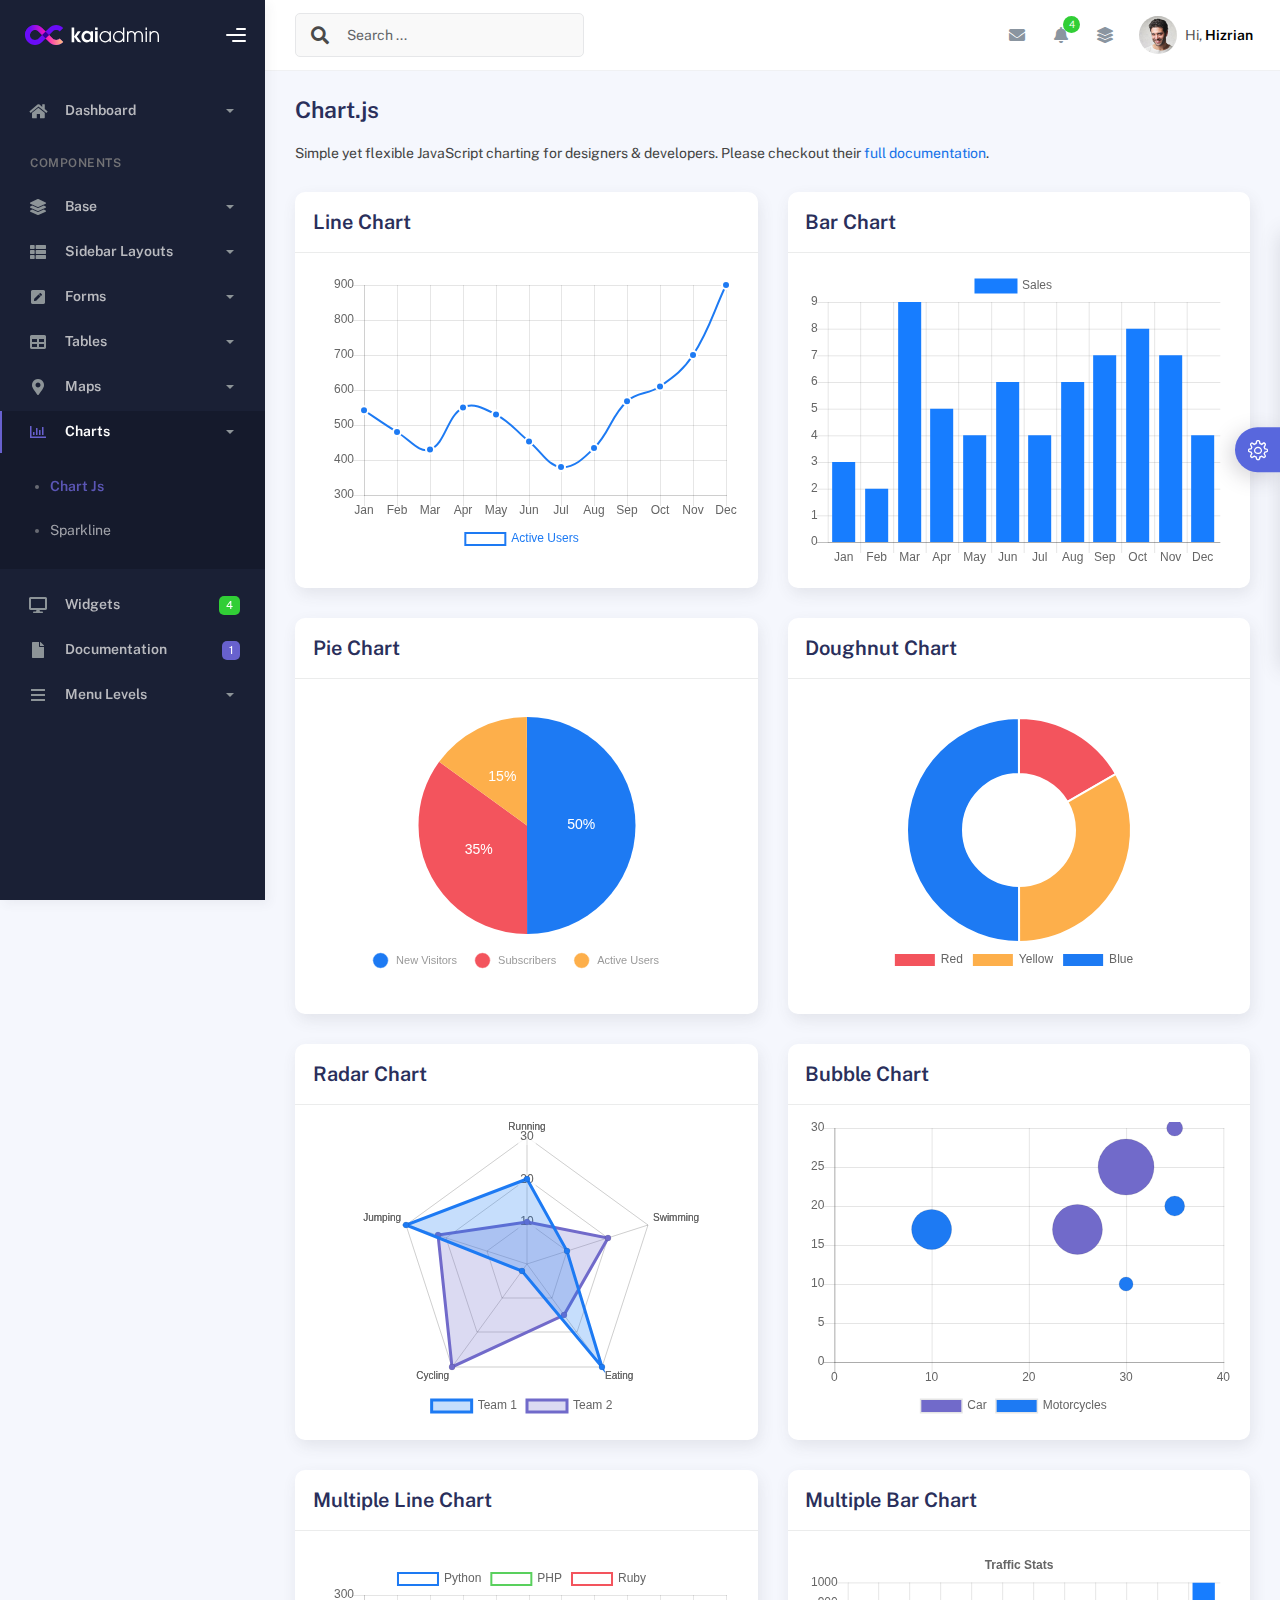
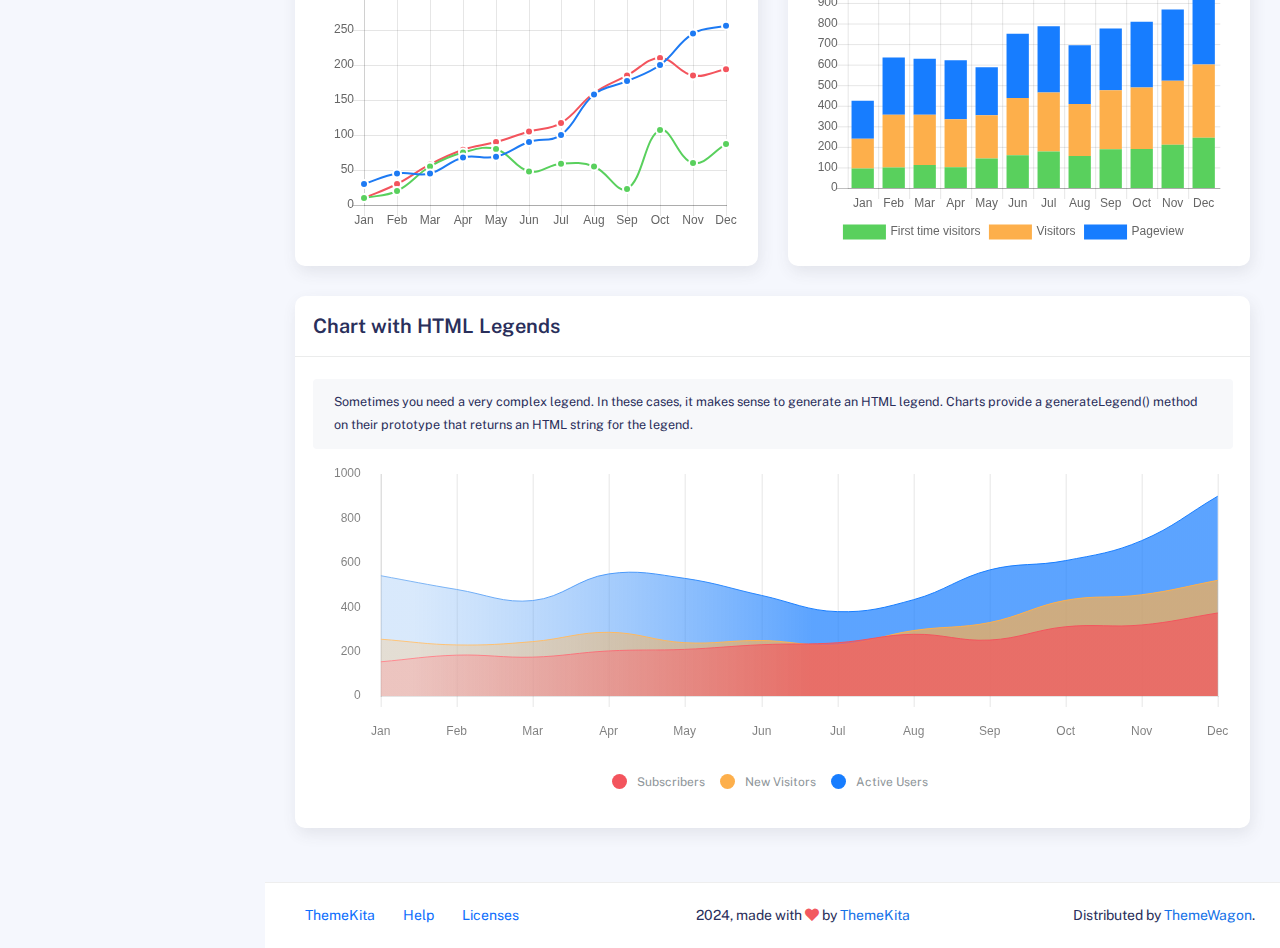
<file: admin/kaiadmin-lite-1.2.0/kaiadmin-lite-1.2.0/charts/charts.html>
<!DOCTYPE html>
<html lang="en">
  <head>
    <meta http-equiv="X-UA-Compatible" content="IE=edge" />
    <title>Charts - Kaiadmin Bootstrap 5 Admin Dashboard</title>
    <meta
      content="width=device-width, initial-scale=1.0, shrink-to-fit=no"
      name="viewport"
    />
    <link
      rel="icon"
      href="../assets/img/kaiadmin/favicon.ico"
      type="image/x-icon"
    />

    <!-- Fonts and icons -->
    <script src="../assets/js/plugin/webfont/webfont.min.js"></script>
    <script>
      WebFont.load({
        google: { families: ["Public Sans:300,400,500,600,700"] },
        custom: {
          families: [
            "Font Awesome 5 Solid",
            "Font Awesome 5 Regular",
            "Font Awesome 5 Brands",
            "simple-line-icons",
          ],
          urls: ["../assets/css/fonts.min.css"],
        },
        active: function () {
          sessionStorage.fonts = true;
        },
      });
    </script>

    <!-- CSS Files -->
    <link rel="stylesheet" href="../assets/css/bootstrap.min.css" />
    <link rel="stylesheet" href="../assets/css/plugins.min.css" />
    <link rel="stylesheet" href="../assets/css/kaiadmin.min.css" />

    <!-- CSS Just for demo purpose, don't include it in your project -->
    <link rel="stylesheet" href="../assets/css/demo.css" />
  </head>
  <body>
    <div class="wrapper">
      <!-- Sidebar -->
      <div class="sidebar" data-background-color="dark">
        <div class="sidebar-logo">
          <!-- Logo Header -->
          <div class="logo-header" data-background-color="dark">
            <a href="../index.html" class="logo">
              <img
                src="../assets/img/kaiadmin/logo_light.svg"
                alt="navbar brand"
                class="navbar-brand"
                height="20"
              />
            </a>
            <div class="nav-toggle">
              <button class="btn btn-toggle toggle-sidebar">
                <i class="gg-menu-right"></i>
              </button>
              <button class="btn btn-toggle sidenav-toggler">
                <i class="gg-menu-left"></i>
              </button>
            </div>
            <button class="topbar-toggler more">
              <i class="gg-more-vertical-alt"></i>
            </button>
          </div>
          <!-- End Logo Header -->
        </div>
        <div class="sidebar-wrapper scrollbar scrollbar-inner">
          <div class="sidebar-content">
            <ul class="nav nav-secondary">
              <li class="nav-item">
                <a
                  data-bs-toggle="collapse"
                  href="#dashboard"
                  class="collapsed"
                  aria-expanded="false"
                >
                  <i class="fas fa-home"></i>
                  <p>Dashboard</p>
                  <span class="caret"></span>
                </a>
                <div class="collapse" id="dashboard">
                  <ul class="nav nav-collapse">
                    <li>
                      <a href="../../demo1/index.html">
                        <span class="sub-item">Dashboard 1</span>
                      </a>
                    </li>
                  </ul>
                </div>
              </li>
              <li class="nav-section">
                <span class="sidebar-mini-icon">
                  <i class="fa fa-ellipsis-h"></i>
                </span>
                <h4 class="text-section">Components</h4>
              </li>
              <li class="nav-item">
                <a data-bs-toggle="collapse" href="#base">
                  <i class="fas fa-layer-group"></i>
                  <p>Base</p>
                  <span class="caret"></span>
                </a>
                <div class="collapse" id="base">
                  <ul class="nav nav-collapse">
                    <li>
                      <a href="../components/avatars.html">
                        <span class="sub-item">Avatars</span>
                      </a>
                    </li>
                    <li>
                      <a href="../components/buttons.html">
                        <span class="sub-item">Buttons</span>
                      </a>
                    </li>
                    <li>
                      <a href="../components/gridsystem.html">
                        <span class="sub-item">Grid System</span>
                      </a>
                    </li>
                    <li>
                      <a href="../components/panels.html">
                        <span class="sub-item">Panels</span>
                      </a>
                    </li>
                    <li>
                      <a href="../components/notifications.html">
                        <span class="sub-item">Notifications</span>
                      </a>
                    </li>
                    <li>
                      <a href="../components/sweetalert.html">
                        <span class="sub-item">Sweet Alert</span>
                      </a>
                    </li>
                    <li>
                      <a href="../components/font-awesome-icons.html">
                        <span class="sub-item">Font Awesome Icons</span>
                      </a>
                    </li>
                    <li>
                      <a href="../components/simple-line-icons.html">
                        <span class="sub-item">Simple Line Icons</span>
                      </a>
                    </li>
                    <li>
                      <a href="../components/typography.html">
                        <span class="sub-item">Typography</span>
                      </a>
                    </li>
                  </ul>
                </div>
              </li>
              <li class="nav-item">
                <a data-bs-toggle="collapse" href="#sidebarLayouts">
                  <i class="fas fa-th-list"></i>
                  <p>Sidebar Layouts</p>
                  <span class="caret"></span>
                </a>
                <div class="collapse" id="sidebarLayouts">
                  <ul class="nav nav-collapse">
                    <li>
                      <a href="../sidebar-style-2.html">
                        <span class="sub-item">Sidebar Style 2</span>
                      </a>
                    </li>
                    <li>
                      <a href="../icon-menu.html">
                        <span class="sub-item">Icon Menu</span>
                      </a>
                    </li>
                  </ul>
                </div>
              </li>
              <li class="nav-item">
                <a data-bs-toggle="collapse" href="#forms">
                  <i class="fas fa-pen-square"></i>
                  <p>Forms</p>
                  <span class="caret"></span>
                </a>
                <div class="collapse" id="forms">
                  <ul class="nav nav-collapse">
                    <li>
                      <a href="../forms/forms.html">
                        <span class="sub-item">Basic Form</span>
                      </a>
                    </li>
                  </ul>
                </div>
              </li>
              <li class="nav-item">
                <a data-bs-toggle="collapse" href="#tables">
                  <i class="fas fa-table"></i>
                  <p>Tables</p>
                  <span class="caret"></span>
                </a>
                <div class="collapse" id="tables">
                  <ul class="nav nav-collapse">
                    <li>
                      <a href="../tables/tables.html">
                        <span class="sub-item">Basic Table</span>
                      </a>
                    </li>
                    <li>
                      <a href="../tables/datatables.html">
                        <span class="sub-item">Datatables</span>
                      </a>
                    </li>
                  </ul>
                </div>
              </li>
              <li class="nav-item">
                <a data-bs-toggle="collapse" href="#maps">
                  <i class="fas fa-map-marker-alt"></i>
                  <p>Maps</p>
                  <span class="caret"></span>
                </a>
                <div class="collapse" id="maps">
                  <ul class="nav nav-collapse">
                    <li>
                      <a href="../maps/googlemaps.html">
                        <span class="sub-item">Google Maps</span>
                      </a>
                    </li>
                    <li>
                      <a href="../maps/jsvectormap.html">
                        <span class="sub-item">Jsvectormap</span>
                      </a>
                    </li>
                  </ul>
                </div>
              </li>
              <li class="nav-item active submenu">
                <a data-bs-toggle="collapse" href="#charts">
                  <i class="far fa-chart-bar"></i>
                  <p>Charts</p>
                  <span class="caret"></span>
                </a>
                <div class="collapse show" id="charts">
                  <ul class="nav nav-collapse">
                    <li class="active">
                      <a href="../charts/charts.html">
                        <span class="sub-item">Chart Js</span>
                      </a>
                    </li>
                    <li>
                      <a href="../charts/sparkline.html">
                        <span class="sub-item">Sparkline</span>
                      </a>
                    </li>
                  </ul>
                </div>
              </li>
              <li class="nav-item">
                <a href="../widgets.html">
                  <i class="fas fa-desktop"></i>
                  <p>Widgets</p>
                  <span class="badge badge-success">4</span>
                </a>
              </li>
              <li class="nav-item">
                <a href="../../../documentation/index.html">
                  <i class="fas fa-file"></i>
                  <p>Documentation</p>
                  <span class="badge badge-secondary">1</span>
                </a>
              </li>
              <li class="nav-item">
                <a data-bs-toggle="collapse" href="#submenu">
                  <i class="fas fa-bars"></i>
                  <p>Menu Levels</p>
                  <span class="caret"></span>
                </a>
                <div class="collapse" id="submenu">
                  <ul class="nav nav-collapse">
                    <li>
                      <a data-bs-toggle="collapse" href="#subnav1">
                        <span class="sub-item">Level 1</span>
                        <span class="caret"></span>
                      </a>
                      <div class="collapse" id="subnav1">
                        <ul class="nav nav-collapse subnav">
                          <li>
                            <a href="#">
                              <span class="sub-item">Level 2</span>
                            </a>
                          </li>
                          <li>
                            <a href="#">
                              <span class="sub-item">Level 2</span>
                            </a>
                          </li>
                        </ul>
                      </div>
                    </li>
                    <li>
                      <a data-bs-toggle="collapse" href="#subnav2">
                        <span class="sub-item">Level 1</span>
                        <span class="caret"></span>
                      </a>
                      <div class="collapse" id="subnav2">
                        <ul class="nav nav-collapse subnav">
                          <li>
                            <a href="#">
                              <span class="sub-item">Level 2</span>
                            </a>
                          </li>
                        </ul>
                      </div>
                    </li>
                    <li>
                      <a href="#">
                        <span class="sub-item">Level 1</span>
                      </a>
                    </li>
                  </ul>
                </div>
              </li>
            </ul>
          </div>
        </div>
      </div>
      <!-- End Sidebar -->

      <div class="main-panel">
        <div class="main-header">
          <div class="main-header-logo">
            <!-- Logo Header -->
            <div class="logo-header" data-background-color="dark">
              <a href="../index.html" class="logo">
                <img
                  src="../assets/img/kaiadmin/logo_light.svg"
                  alt="navbar brand"
                  class="navbar-brand"
                  height="20"
                />
              </a>
              <div class="nav-toggle">
                <button class="btn btn-toggle toggle-sidebar">
                  <i class="gg-menu-right"></i>
                </button>
                <button class="btn btn-toggle sidenav-toggler">
                  <i class="gg-menu-left"></i>
                </button>
              </div>
              <button class="topbar-toggler more">
                <i class="gg-more-vertical-alt"></i>
              </button>
            </div>
            <!-- End Logo Header -->
          </div>
          <!-- Navbar Header -->
          <nav
            class="navbar navbar-header navbar-header-transparent navbar-expand-lg border-bottom"
          >
            <div class="container-fluid">
              <nav
                class="navbar navbar-header-left navbar-expand-lg navbar-form nav-search p-0 d-none d-lg-flex"
              >
                <div class="input-group">
                  <div class="input-group-prepend">
                    <button type="submit" class="btn btn-search pe-1">
                      <i class="fa fa-search search-icon"></i>
                    </button>
                  </div>
                  <input
                    type="text"
                    placeholder="Search ..."
                    class="form-control"
                  />
                </div>
              </nav>

              <ul class="navbar-nav topbar-nav ms-md-auto align-items-center">
                <li
                  class="nav-item topbar-icon dropdown hidden-caret d-flex d-lg-none"
                >
                  <a
                    class="nav-link dropdown-toggle"
                    data-bs-toggle="dropdown"
                    href="#"
                    role="button"
                    aria-expanded="false"
                    aria-haspopup="true"
                  >
                    <i class="fa fa-search"></i>
                  </a>
                  <ul class="dropdown-menu dropdown-search animated fadeIn">
                    <form class="navbar-left navbar-form nav-search">
                      <div class="input-group">
                        <input
                          type="text"
                          placeholder="Search ..."
                          class="form-control"
                        />
                      </div>
                    </form>
                  </ul>
                </li>
                <li class="nav-item topbar-icon dropdown hidden-caret">
                  <a
                    class="nav-link dropdown-toggle"
                    href="#"
                    id="messageDropdown"
                    role="button"
                    data-bs-toggle="dropdown"
                    aria-haspopup="true"
                    aria-expanded="false"
                  >
                    <i class="fa fa-envelope"></i>
                  </a>
                  <ul
                    class="dropdown-menu messages-notif-box animated fadeIn"
                    aria-labelledby="messageDropdown"
                  >
                    <li>
                      <div
                        class="dropdown-title d-flex justify-content-between align-items-center"
                      >
                        Messages
                        <a href="#" class="small">Mark all as read</a>
                      </div>
                    </li>
                    <li>
                      <div class="message-notif-scroll scrollbar-outer">
                        <div class="notif-center">
                          <a href="#">
                            <div class="notif-img">
                              <img
                                src="../assets/img/jm_denis.jpg"
                                alt="Img Profile"
                              />
                            </div>
                            <div class="notif-content">
                              <span class="subject">Jimmy Denis</span>
                              <span class="block"> How are you ? </span>
                              <span class="time">5 minutes ago</span>
                            </div>
                          </a>
                          <a href="#">
                            <div class="notif-img">
                              <img
                                src="../assets/img/chadengle.jpg"
                                alt="Img Profile"
                              />
                            </div>
                            <div class="notif-content">
                              <span class="subject">Chad</span>
                              <span class="block"> Ok, Thanks ! </span>
                              <span class="time">12 minutes ago</span>
                            </div>
                          </a>
                          <a href="#">
                            <div class="notif-img">
                              <img
                                src="../assets/img/mlane.jpg"
                                alt="Img Profile"
                              />
                            </div>
                            <div class="notif-content">
                              <span class="subject">Jhon Doe</span>
                              <span class="block">
                                Ready for the meeting today...
                              </span>
                              <span class="time">12 minutes ago</span>
                            </div>
                          </a>
                          <a href="#">
                            <div class="notif-img">
                              <img
                                src="../assets/img/talha.jpg"
                                alt="Img Profile"
                              />
                            </div>
                            <div class="notif-content">
                              <span class="subject">Talha</span>
                              <span class="block"> Hi, Apa Kabar ? </span>
                              <span class="time">17 minutes ago</span>
                            </div>
                          </a>
                        </div>
                      </div>
                    </li>
                    <li>
                      <a class="see-all" href="javascript:void(0);"
                        >See all messages<i class="fa fa-angle-right"></i>
                      </a>
                    </li>
                  </ul>
                </li>
                <li class="nav-item topbar-icon dropdown hidden-caret">
                  <a
                    class="nav-link dropdown-toggle"
                    href="#"
                    id="notifDropdown"
                    role="button"
                    data-bs-toggle="dropdown"
                    aria-haspopup="true"
                    aria-expanded="false"
                  >
                    <i class="fa fa-bell"></i>
                    <span class="notification">4</span>
                  </a>
                  <ul
                    class="dropdown-menu notif-box animated fadeIn"
                    aria-labelledby="notifDropdown"
                  >
                    <li>
                      <div class="dropdown-title">
                        You have 4 new notification
                      </div>
                    </li>
                    <li>
                      <div class="notif-scroll scrollbar-outer">
                        <div class="notif-center">
                          <a href="#">
                            <div class="notif-icon notif-primary">
                              <i class="fa fa-user-plus"></i>
                            </div>
                            <div class="notif-content">
                              <span class="block"> New user registered </span>
                              <span class="time">5 minutes ago</span>
                            </div>
                          </a>
                          <a href="#">
                            <div class="notif-icon notif-success">
                              <i class="fa fa-comment"></i>
                            </div>
                            <div class="notif-content">
                              <span class="block">
                                Rahmad commented on Admin
                              </span>
                              <span class="time">12 minutes ago</span>
                            </div>
                          </a>
                          <a href="#">
                            <div class="notif-img">
                              <img
                                src="../assets/img/profile2.jpg"
                                alt="Img Profile"
                              />
                            </div>
                            <div class="notif-content">
                              <span class="block">
                                Reza send messages to you
                              </span>
                              <span class="time">12 minutes ago</span>
                            </div>
                          </a>
                          <a href="#">
                            <div class="notif-icon notif-danger">
                              <i class="fa fa-heart"></i>
                            </div>
                            <div class="notif-content">
                              <span class="block"> Farrah liked Admin </span>
                              <span class="time">17 minutes ago</span>
                            </div>
                          </a>
                        </div>
                      </div>
                    </li>
                    <li>
                      <a class="see-all" href="javascript:void(0);"
                        >See all notifications<i class="fa fa-angle-right"></i>
                      </a>
                    </li>
                  </ul>
                </li>
                <li class="nav-item topbar-icon dropdown hidden-caret">
                  <a
                    class="nav-link"
                    data-bs-toggle="dropdown"
                    href="#"
                    aria-expanded="false"
                  >
                    <i class="fas fa-layer-group"></i>
                  </a>
                  <div class="dropdown-menu quick-actions animated fadeIn">
                    <div class="quick-actions-header">
                      <span class="title mb-1">Quick Actions</span>
                      <span class="subtitle op-7">Shortcuts</span>
                    </div>
                    <div class="quick-actions-scroll scrollbar-outer">
                      <div class="quick-actions-items">
                        <div class="row m-0">
                          <a class="col-6 col-md-4 p-0" href="#">
                            <div class="quick-actions-item">
                              <div class="avatar-item bg-danger rounded-circle">
                                <i class="far fa-calendar-alt"></i>
                              </div>
                              <span class="text">Calendar</span>
                            </div>
                          </a>
                          <a class="col-6 col-md-4 p-0" href="#">
                            <div class="quick-actions-item">
                              <div
                                class="avatar-item bg-warning rounded-circle"
                              >
                                <i class="fas fa-map"></i>
                              </div>
                              <span class="text">Maps</span>
                            </div>
                          </a>
                          <a class="col-6 col-md-4 p-0" href="#">
                            <div class="quick-actions-item">
                              <div class="avatar-item bg-info rounded-circle">
                                <i class="fas fa-file-excel"></i>
                              </div>
                              <span class="text">Reports</span>
                            </div>
                          </a>
                          <a class="col-6 col-md-4 p-0" href="#">
                            <div class="quick-actions-item">
                              <div
                                class="avatar-item bg-success rounded-circle"
                              >
                                <i class="fas fa-envelope"></i>
                              </div>
                              <span class="text">Emails</span>
                            </div>
                          </a>
                          <a class="col-6 col-md-4 p-0" href="#">
                            <div class="quick-actions-item">
                              <div
                                class="avatar-item bg-primary rounded-circle"
                              >
                                <i class="fas fa-file-invoice-dollar"></i>
                              </div>
                              <span class="text">Invoice</span>
                            </div>
                          </a>
                          <a class="col-6 col-md-4 p-0" href="#">
                            <div class="quick-actions-item">
                              <div
                                class="avatar-item bg-secondary rounded-circle"
                              >
                                <i class="fas fa-credit-card"></i>
                              </div>
                              <span class="text">Payments</span>
                            </div>
                          </a>
                        </div>
                      </div>
                    </div>
                  </div>
                </li>

                <li class="nav-item topbar-user dropdown hidden-caret">
                  <a
                    class="dropdown-toggle profile-pic"
                    data-bs-toggle="dropdown"
                    href="#"
                    aria-expanded="false"
                  >
                    <div class="avatar-sm">
                      <img
                        src="../assets/img/profile.jpg"
                        alt="..."
                        class="avatar-img rounded-circle"
                      />
                    </div>
                    <span class="profile-username">
                      <span class="op-7">Hi,</span>
                      <span class="fw-bold">Hizrian</span>
                    </span>
                  </a>
                  <ul class="dropdown-menu dropdown-user animated fadeIn">
                    <div class="dropdown-user-scroll scrollbar-outer">
                      <li>
                        <div class="user-box">
                          <div class="avatar-lg">
                            <img
                              src="../assets/img/profile.jpg"
                              alt="image profile"
                              class="avatar-img rounded"
                            />
                          </div>
                          <div class="u-text">
                            <h4>Hizrian</h4>
                            <p class="text-muted">hello@example.com</p>
                            <a
                              href="profile.html"
                              class="btn btn-xs btn-secondary btn-sm"
                              >View Profile</a
                            >
                          </div>
                        </div>
                      </li>
                      <li>
                        <div class="dropdown-divider"></div>
                        <a class="dropdown-item" href="#">My Profile</a>
                        <a class="dropdown-item" href="#">My Balance</a>
                        <a class="dropdown-item" href="#">Inbox</a>
                        <div class="dropdown-divider"></div>
                        <a class="dropdown-item" href="#">Account Setting</a>
                        <div class="dropdown-divider"></div>
                        <a class="dropdown-item" href="#">Logout</a>
                      </li>
                    </div>
                  </ul>
                </li>
              </ul>
            </div>
          </nav>
          <!-- End Navbar -->
        </div>

        <div class="container">
          <div class="page-inner">
            <h3 class="fw-bold mb-3">Chart.js</h3>
            <div class="page-category">
              Simple yet flexible JavaScript charting for designers &
              developers. Please checkout their
              <a href="http://www.chartjs.org/" target="_blank"
                >full documentation</a
              >.
            </div>
            <div class="row">
              <div class="col-md-6">
                <div class="card">
                  <div class="card-header">
                    <div class="card-title">Line Chart</div>
                  </div>
                  <div class="card-body">
                    <div class="chart-container">
                      <canvas id="lineChart"></canvas>
                    </div>
                  </div>
                </div>
              </div>
              <div class="col-md-6">
                <div class="card">
                  <div class="card-header">
                    <div class="card-title">Bar Chart</div>
                  </div>
                  <div class="card-body">
                    <div class="chart-container">
                      <canvas id="barChart"></canvas>
                    </div>
                  </div>
                </div>
              </div>
              <div class="col-md-6">
                <div class="card">
                  <div class="card-header">
                    <div class="card-title">Pie Chart</div>
                  </div>
                  <div class="card-body">
                    <div class="chart-container">
                      <canvas
                        id="pieChart"
                        style="width: 50%; height: 50%"
                      ></canvas>
                    </div>
                  </div>
                </div>
              </div>
              <div class="col-md-6">
                <div class="card">
                  <div class="card-header">
                    <div class="card-title">Doughnut Chart</div>
                  </div>
                  <div class="card-body">
                    <div class="chart-container">
                      <canvas
                        id="doughnutChart"
                        style="width: 50%; height: 50%"
                      ></canvas>
                    </div>
                  </div>
                </div>
              </div>
              <div class="col-md-6">
                <div class="card">
                  <div class="card-header">
                    <div class="card-title">Radar Chart</div>
                  </div>
                  <div class="card-body">
                    <div class="chart-container">
                      <canvas id="radarChart"></canvas>
                    </div>
                  </div>
                </div>
              </div>
              <div class="col-md-6">
                <div class="card">
                  <div class="card-header">
                    <div class="card-title">Bubble Chart</div>
                  </div>
                  <div class="card-body">
                    <div class="chart-container">
                      <canvas id="bubbleChart"></canvas>
                    </div>
                  </div>
                </div>
              </div>
              <div class="col-md-6">
                <div class="card">
                  <div class="card-header">
                    <div class="card-title">Multiple Line Chart</div>
                  </div>
                  <div class="card-body">
                    <div class="chart-container">
                      <canvas id="multipleLineChart"></canvas>
                    </div>
                  </div>
                </div>
              </div>
              <div class="col-md-6">
                <div class="card">
                  <div class="card-header">
                    <div class="card-title">Multiple Bar Chart</div>
                  </div>
                  <div class="card-body">
                    <div class="chart-container">
                      <canvas id="multipleBarChart"></canvas>
                    </div>
                  </div>
                </div>
              </div>
              <div class="col-md-12">
                <div class="card">
                  <div class="card-header">
                    <div class="card-title">Chart with HTML Legends</div>
                  </div>
                  <div class="card-body">
                    <div class="card-sub">
                      Sometimes you need a very complex legend. In these cases,
                      it makes sense to generate an HTML legend. Charts provide
                      a generateLegend() method on their prototype that returns
                      an HTML string for the legend.
                    </div>
                    <div class="chart-container">
                      <canvas id="htmlLegendsChart"></canvas>
                    </div>
                    <div id="myChartLegend"></div>
                  </div>
                </div>
              </div>
            </div>
          </div>
        </div>

        <footer class="footer">
          <div class="container-fluid d-flex justify-content-between">
            <nav class="pull-left">
              <ul class="nav">
                <li class="nav-item">
                  <a class="nav-link" href="http://www.themekita.com">
                    ThemeKita
                  </a>
                </li>
                <li class="nav-item">
                  <a class="nav-link" href="#"> Help </a>
                </li>
                <li class="nav-item">
                  <a class="nav-link" href="#"> Licenses </a>
                </li>
              </ul>
            </nav>
            <div class="copyright">
              2024, made with <i class="fa fa-heart heart text-danger"></i> by
              <a href="http://www.themekita.com">ThemeKita</a>
            </div>
            <div>
              Distributed by
              <a target="_blank" href="https://themewagon.com/">ThemeWagon</a>.
            </div>
          </div>
        </footer>
      </div>

      <!-- Custom template | don't include it in your project! -->
      <div class="custom-template">
        <div class="title">Settings</div>
        <div class="custom-content">
          <div class="switcher">
            <div class="switch-block">
              <h4>Logo Header</h4>
              <div class="btnSwitch">
                <button
                  type="button"
                  class="selected changeLogoHeaderColor"
                  data-color="dark"
                ></button>
                <button
                  type="button"
                  class="selected changeLogoHeaderColor"
                  data-color="blue"
                ></button>
                <button
                  type="button"
                  class="changeLogoHeaderColor"
                  data-color="purple"
                ></button>
                <button
                  type="button"
                  class="changeLogoHeaderColor"
                  data-color="light-blue"
                ></button>
                <button
                  type="button"
                  class="changeLogoHeaderColor"
                  data-color="green"
                ></button>
                <button
                  type="button"
                  class="changeLogoHeaderColor"
                  data-color="orange"
                ></button>
                <button
                  type="button"
                  class="changeLogoHeaderColor"
                  data-color="red"
                ></button>
                <button
                  type="button"
                  class="changeLogoHeaderColor"
                  data-color="white"
                ></button>
                <br />
                <button
                  type="button"
                  class="changeLogoHeaderColor"
                  data-color="dark2"
                ></button>
                <button
                  type="button"
                  class="changeLogoHeaderColor"
                  data-color="blue2"
                ></button>
                <button
                  type="button"
                  class="changeLogoHeaderColor"
                  data-color="purple2"
                ></button>
                <button
                  type="button"
                  class="changeLogoHeaderColor"
                  data-color="light-blue2"
                ></button>
                <button
                  type="button"
                  class="changeLogoHeaderColor"
                  data-color="green2"
                ></button>
                <button
                  type="button"
                  class="changeLogoHeaderColor"
                  data-color="orange2"
                ></button>
                <button
                  type="button"
                  class="changeLogoHeaderColor"
                  data-color="red2"
                ></button>
              </div>
            </div>
            <div class="switch-block">
              <h4>Navbar Header</h4>
              <div class="btnSwitch">
                <button
                  type="button"
                  class="changeTopBarColor"
                  data-color="dark"
                ></button>
                <button
                  type="button"
                  class="changeTopBarColor"
                  data-color="blue"
                ></button>
                <button
                  type="button"
                  class="changeTopBarColor"
                  data-color="purple"
                ></button>
                <button
                  type="button"
                  class="changeTopBarColor"
                  data-color="light-blue"
                ></button>
                <button
                  type="button"
                  class="changeTopBarColor"
                  data-color="green"
                ></button>
                <button
                  type="button"
                  class="changeTopBarColor"
                  data-color="orange"
                ></button>
                <button
                  type="button"
                  class="changeTopBarColor"
                  data-color="red"
                ></button>
                <button
                  type="button"
                  class="changeTopBarColor"
                  data-color="white"
                ></button>
                <br />
                <button
                  type="button"
                  class="changeTopBarColor"
                  data-color="dark2"
                ></button>
                <button
                  type="button"
                  class="selected changeTopBarColor"
                  data-color="blue2"
                ></button>
                <button
                  type="button"
                  class="changeTopBarColor"
                  data-color="purple2"
                ></button>
                <button
                  type="button"
                  class="changeTopBarColor"
                  data-color="light-blue2"
                ></button>
                <button
                  type="button"
                  class="changeTopBarColor"
                  data-color="green2"
                ></button>
                <button
                  type="button"
                  class="changeTopBarColor"
                  data-color="orange2"
                ></button>
                <button
                  type="button"
                  class="changeTopBarColor"
                  data-color="red2"
                ></button>
              </div>
            </div>
            <div class="switch-block">
              <h4>Sidebar</h4>
              <div class="btnSwitch">
                <button
                  type="button"
                  class="selected changeSideBarColor"
                  data-color="white"
                ></button>
                <button
                  type="button"
                  class="changeSideBarColor"
                  data-color="dark"
                ></button>
                <button
                  type="button"
                  class="changeSideBarColor"
                  data-color="dark2"
                ></button>
              </div>
            </div>
          </div>
        </div>
        <div class="custom-toggle">
          <i class="icon-settings"></i>
        </div>
      </div>
      <!-- End Custom template -->
    </div>
    <!--   Core JS Files   -->
    <script src="../assets/js/core/jquery-3.7.1.min.js"></script>
    <script src="../assets/js/core/popper.min.js"></script>
    <script src="../assets/js/core/bootstrap.min.js"></script>
    <!-- Chart JS -->
    <script src="../assets/js/plugin/chart.js/chart.min.js"></script>
    <!-- jQuery Scrollbar -->
    <script src="../assets/js/plugin/jquery-scrollbar/jquery.scrollbar.min.js"></script>
    <!-- Kaiadmin JS -->
    <script src="../assets/js/kaiadmin.min.js"></script>
    <!-- Kaiadmin DEMO methods, don't include it in your project! -->
    <script src="../assets/js/setting-demo2.js"></script>
    <script>
      var lineChart = document.getElementById("lineChart").getContext("2d"),
        barChart = document.getElementById("barChart").getContext("2d"),
        pieChart = document.getElementById("pieChart").getContext("2d"),
        doughnutChart = document
          .getElementById("doughnutChart")
          .getContext("2d"),
        radarChart = document.getElementById("radarChart").getContext("2d"),
        bubbleChart = document.getElementById("bubbleChart").getContext("2d"),
        multipleLineChart = document
          .getElementById("multipleLineChart")
          .getContext("2d"),
        multipleBarChart = document
          .getElementById("multipleBarChart")
          .getContext("2d"),
        htmlLegendsChart = document
          .getElementById("htmlLegendsChart")
          .getContext("2d");

      var myLineChart = new Chart(lineChart, {
        type: "line",
        data: {
          labels: [
            "Jan",
            "Feb",
            "Mar",
            "Apr",
            "May",
            "Jun",
            "Jul",
            "Aug",
            "Sep",
            "Oct",
            "Nov",
            "Dec",
          ],
          datasets: [
            {
              label: "Active Users",
              borderColor: "#1d7af3",
              pointBorderColor: "#FFF",
              pointBackgroundColor: "#1d7af3",
              pointBorderWidth: 2,
              pointHoverRadius: 4,
              pointHoverBorderWidth: 1,
              pointRadius: 4,
              backgroundColor: "transparent",
              fill: true,
              borderWidth: 2,
              data: [
                542, 480, 430, 550, 530, 453, 380, 434, 568, 610, 700, 900,
              ],
            },
          ],
        },
        options: {
          responsive: true,
          maintainAspectRatio: false,
          legend: {
            position: "bottom",
            labels: {
              padding: 10,
              fontColor: "#1d7af3",
            },
          },
          tooltips: {
            bodySpacing: 4,
            mode: "nearest",
            intersect: 0,
            position: "nearest",
            xPadding: 10,
            yPadding: 10,
            caretPadding: 10,
          },
          layout: {
            padding: { left: 15, right: 15, top: 15, bottom: 15 },
          },
        },
      });

      var myBarChart = new Chart(barChart, {
        type: "bar",
        data: {
          labels: [
            "Jan",
            "Feb",
            "Mar",
            "Apr",
            "May",
            "Jun",
            "Jul",
            "Aug",
            "Sep",
            "Oct",
            "Nov",
            "Dec",
          ],
          datasets: [
            {
              label: "Sales",
              backgroundColor: "rgb(23, 125, 255)",
              borderColor: "rgb(23, 125, 255)",
              data: [3, 2, 9, 5, 4, 6, 4, 6, 7, 8, 7, 4],
            },
          ],
        },
        options: {
          responsive: true,
          maintainAspectRatio: false,
          scales: {
            yAxes: [
              {
                ticks: {
                  beginAtZero: true,
                },
              },
            ],
          },
        },
      });

      var myPieChart = new Chart(pieChart, {
        type: "pie",
        data: {
          datasets: [
            {
              data: [50, 35, 15],
              backgroundColor: ["#1d7af3", "#f3545d", "#fdaf4b"],
              borderWidth: 0,
            },
          ],
          labels: ["New Visitors", "Subscribers", "Active Users"],
        },
        options: {
          responsive: true,
          maintainAspectRatio: false,
          legend: {
            position: "bottom",
            labels: {
              fontColor: "rgb(154, 154, 154)",
              fontSize: 11,
              usePointStyle: true,
              padding: 20,
            },
          },
          pieceLabel: {
            render: "percentage",
            fontColor: "white",
            fontSize: 14,
          },
          tooltips: false,
          layout: {
            padding: {
              left: 20,
              right: 20,
              top: 20,
              bottom: 20,
            },
          },
        },
      });

      var myDoughnutChart = new Chart(doughnutChart, {
        type: "doughnut",
        data: {
          datasets: [
            {
              data: [10, 20, 30],
              backgroundColor: ["#f3545d", "#fdaf4b", "#1d7af3"],
            },
          ],

          labels: ["Red", "Yellow", "Blue"],
        },
        options: {
          responsive: true,
          maintainAspectRatio: false,
          legend: {
            position: "bottom",
          },
          layout: {
            padding: {
              left: 20,
              right: 20,
              top: 20,
              bottom: 20,
            },
          },
        },
      });

      var myRadarChart = new Chart(radarChart, {
        type: "radar",
        data: {
          labels: ["Running", "Swimming", "Eating", "Cycling", "Jumping"],
          datasets: [
            {
              data: [20, 10, 30, 2, 30],
              borderColor: "#1d7af3",
              backgroundColor: "rgba(29, 122, 243, 0.25)",
              pointBackgroundColor: "#1d7af3",
              pointHoverRadius: 4,
              pointRadius: 3,
              label: "Team 1",
            },
            {
              data: [10, 20, 15, 30, 22],
              borderColor: "#716aca",
              backgroundColor: "rgba(113, 106, 202, 0.25)",
              pointBackgroundColor: "#716aca",
              pointHoverRadius: 4,
              pointRadius: 3,
              label: "Team 2",
            },
          ],
        },
        options: {
          responsive: true,
          maintainAspectRatio: false,
          legend: {
            position: "bottom",
          },
        },
      });

      var myBubbleChart = new Chart(bubbleChart, {
        type: "bubble",
        data: {
          datasets: [
            {
              label: "Car",
              data: [
                { x: 25, y: 17, r: 25 },
                { x: 30, y: 25, r: 28 },
                { x: 35, y: 30, r: 8 },
              ],
              backgroundColor: "#716aca",
            },
            {
              label: "Motorcycles",
              data: [
                { x: 10, y: 17, r: 20 },
                { x: 30, y: 10, r: 7 },
                { x: 35, y: 20, r: 10 },
              ],
              backgroundColor: "#1d7af3",
            },
          ],
        },
        options: {
          responsive: true,
          maintainAspectRatio: false,
          legend: {
            position: "bottom",
          },
          scales: {
            yAxes: [
              {
                ticks: {
                  beginAtZero: true,
                },
              },
            ],
            xAxes: [
              {
                ticks: {
                  beginAtZero: true,
                },
              },
            ],
          },
        },
      });

      var myMultipleLineChart = new Chart(multipleLineChart, {
        type: "line",
        data: {
          labels: [
            "Jan",
            "Feb",
            "Mar",
            "Apr",
            "May",
            "Jun",
            "Jul",
            "Aug",
            "Sep",
            "Oct",
            "Nov",
            "Dec",
          ],
          datasets: [
            {
              label: "Python",
              borderColor: "#1d7af3",
              pointBorderColor: "#FFF",
              pointBackgroundColor: "#1d7af3",
              pointBorderWidth: 2,
              pointHoverRadius: 4,
              pointHoverBorderWidth: 1,
              pointRadius: 4,
              backgroundColor: "transparent",
              fill: true,
              borderWidth: 2,
              data: [30, 45, 45, 68, 69, 90, 100, 158, 177, 200, 245, 256],
            },
            {
              label: "PHP",
              borderColor: "#59d05d",
              pointBorderColor: "#FFF",
              pointBackgroundColor: "#59d05d",
              pointBorderWidth: 2,
              pointHoverRadius: 4,
              pointHoverBorderWidth: 1,
              pointRadius: 4,
              backgroundColor: "transparent",
              fill: true,
              borderWidth: 2,
              data: [10, 20, 55, 75, 80, 48, 59, 55, 23, 107, 60, 87],
            },
            {
              label: "Ruby",
              borderColor: "#f3545d",
              pointBorderColor: "#FFF",
              pointBackgroundColor: "#f3545d",
              pointBorderWidth: 2,
              pointHoverRadius: 4,
              pointHoverBorderWidth: 1,
              pointRadius: 4,
              backgroundColor: "transparent",
              fill: true,
              borderWidth: 2,
              data: [10, 30, 58, 79, 90, 105, 117, 160, 185, 210, 185, 194],
            },
          ],
        },
        options: {
          responsive: true,
          maintainAspectRatio: false,
          legend: {
            position: "top",
          },
          tooltips: {
            bodySpacing: 4,
            mode: "nearest",
            intersect: 0,
            position: "nearest",
            xPadding: 10,
            yPadding: 10,
            caretPadding: 10,
          },
          layout: {
            padding: { left: 15, right: 15, top: 15, bottom: 15 },
          },
        },
      });

      var myMultipleBarChart = new Chart(multipleBarChart, {
        type: "bar",
        data: {
          labels: [
            "Jan",
            "Feb",
            "Mar",
            "Apr",
            "May",
            "Jun",
            "Jul",
            "Aug",
            "Sep",
            "Oct",
            "Nov",
            "Dec",
          ],
          datasets: [
            {
              label: "First time visitors",
              backgroundColor: "#59d05d",
              borderColor: "#59d05d",
              data: [95, 100, 112, 101, 144, 159, 178, 156, 188, 190, 210, 245],
            },
            {
              label: "Visitors",
              backgroundColor: "#fdaf4b",
              borderColor: "#fdaf4b",
              data: [
                145, 256, 244, 233, 210, 279, 287, 253, 287, 299, 312, 356,
              ],
            },
            {
              label: "Pageview",
              backgroundColor: "#177dff",
              borderColor: "#177dff",
              data: [
                185, 279, 273, 287, 234, 312, 322, 286, 301, 320, 346, 399,
              ],
            },
          ],
        },
        options: {
          responsive: true,
          maintainAspectRatio: false,
          legend: {
            position: "bottom",
          },
          title: {
            display: true,
            text: "Traffic Stats",
          },
          tooltips: {
            mode: "index",
            intersect: false,
          },
          responsive: true,
          scales: {
            xAxes: [
              {
                stacked: true,
              },
            ],
            yAxes: [
              {
                stacked: true,
              },
            ],
          },
        },
      });

      // Chart with HTML Legends

      var gradientStroke = htmlLegendsChart.createLinearGradient(
        500,
        0,
        100,
        0
      );
      gradientStroke.addColorStop(0, "#177dff");
      gradientStroke.addColorStop(1, "#80b6f4");

      var gradientFill = htmlLegendsChart.createLinearGradient(500, 0, 100, 0);
      gradientFill.addColorStop(0, "rgba(23, 125, 255, 0.7)");
      gradientFill.addColorStop(1, "rgba(128, 182, 244, 0.3)");

      var gradientStroke2 = htmlLegendsChart.createLinearGradient(
        500,
        0,
        100,
        0
      );
      gradientStroke2.addColorStop(0, "#f3545d");
      gradientStroke2.addColorStop(1, "#ff8990");

      var gradientFill2 = htmlLegendsChart.createLinearGradient(500, 0, 100, 0);
      gradientFill2.addColorStop(0, "rgba(243, 84, 93, 0.7)");
      gradientFill2.addColorStop(1, "rgba(255, 137, 144, 0.3)");

      var gradientStroke3 = htmlLegendsChart.createLinearGradient(
        500,
        0,
        100,
        0
      );
      gradientStroke3.addColorStop(0, "#fdaf4b");
      gradientStroke3.addColorStop(1, "#ffc478");

      var gradientFill3 = htmlLegendsChart.createLinearGradient(500, 0, 100, 0);
      gradientFill3.addColorStop(0, "rgba(253, 175, 75, 0.7)");
      gradientFill3.addColorStop(1, "rgba(255, 196, 120, 0.3)");

      var myHtmlLegendsChart = new Chart(htmlLegendsChart, {
        type: "line",
        data: {
          labels: [
            "Jan",
            "Feb",
            "Mar",
            "Apr",
            "May",
            "Jun",
            "Jul",
            "Aug",
            "Sep",
            "Oct",
            "Nov",
            "Dec",
          ],
          datasets: [
            {
              label: "Subscribers",
              borderColor: gradientStroke2,
              pointBackgroundColor: gradientStroke2,
              pointRadius: 0,
              backgroundColor: gradientFill2,
              legendColor: "#f3545d",
              fill: true,
              borderWidth: 1,
              data: [
                154, 184, 175, 203, 210, 231, 240, 278, 252, 312, 320, 374,
              ],
            },
            {
              label: "New Visitors",
              borderColor: gradientStroke3,
              pointBackgroundColor: gradientStroke3,
              pointRadius: 0,
              backgroundColor: gradientFill3,
              legendColor: "#fdaf4b",
              fill: true,
              borderWidth: 1,
              data: [
                256, 230, 245, 287, 240, 250, 230, 295, 331, 431, 456, 521,
              ],
            },
            {
              label: "Active Users",
              borderColor: gradientStroke,
              pointBackgroundColor: gradientStroke,
              pointRadius: 0,
              backgroundColor: gradientFill,
              legendColor: "#177dff",
              fill: true,
              borderWidth: 1,
              data: [
                542, 480, 430, 550, 530, 453, 380, 434, 568, 610, 700, 900,
              ],
            },
          ],
        },
        options: {
          responsive: true,
          maintainAspectRatio: false,
          legend: {
            display: false,
          },
          tooltips: {
            bodySpacing: 4,
            mode: "nearest",
            intersect: 0,
            position: "nearest",
            xPadding: 10,
            yPadding: 10,
            caretPadding: 10,
          },
          layout: {
            padding: { left: 15, right: 15, top: 15, bottom: 15 },
          },
          scales: {
            yAxes: [
              {
                ticks: {
                  fontColor: "rgba(0,0,0,0.5)",
                  fontStyle: "500",
                  beginAtZero: false,
                  maxTicksLimit: 5,
                  padding: 20,
                },
                gridLines: {
                  drawTicks: false,
                  display: false,
                },
              },
            ],
            xAxes: [
              {
                gridLines: {
                  zeroLineColor: "transparent",
                },
                ticks: {
                  padding: 20,
                  fontColor: "rgba(0,0,0,0.5)",
                  fontStyle: "500",
                },
              },
            ],
          },
          legendCallback: function (chart) {
            var text = [];
            text.push('<ul class="' + chart.id + '-legend html-legend">');
            for (var i = 0; i < chart.data.datasets.length; i++) {
              text.push(
                '<li><span style="background-color:' +
                  chart.data.datasets[i].legendColor +
                  '"></span>'
              );
              if (chart.data.datasets[i].label) {
                text.push(chart.data.datasets[i].label);
              }
              text.push("</li>");
            }
            text.push("</ul>");
            return text.join("");
          },
        },
      });

      var myLegendContainer = document.getElementById("myChartLegend");

      // generate HTML legend
      myLegendContainer.innerHTML = myHtmlLegendsChart.generateLegend();

      // bind onClick event to all LI-tags of the legend
      var legendItems = myLegendContainer.getElementsByTagName("li");
      for (var i = 0; i < legendItems.length; i += 1) {
        legendItems[i].addEventListener("click", legendClickCallback, false);
      }
    </script>
  </body>
</html>
</file>
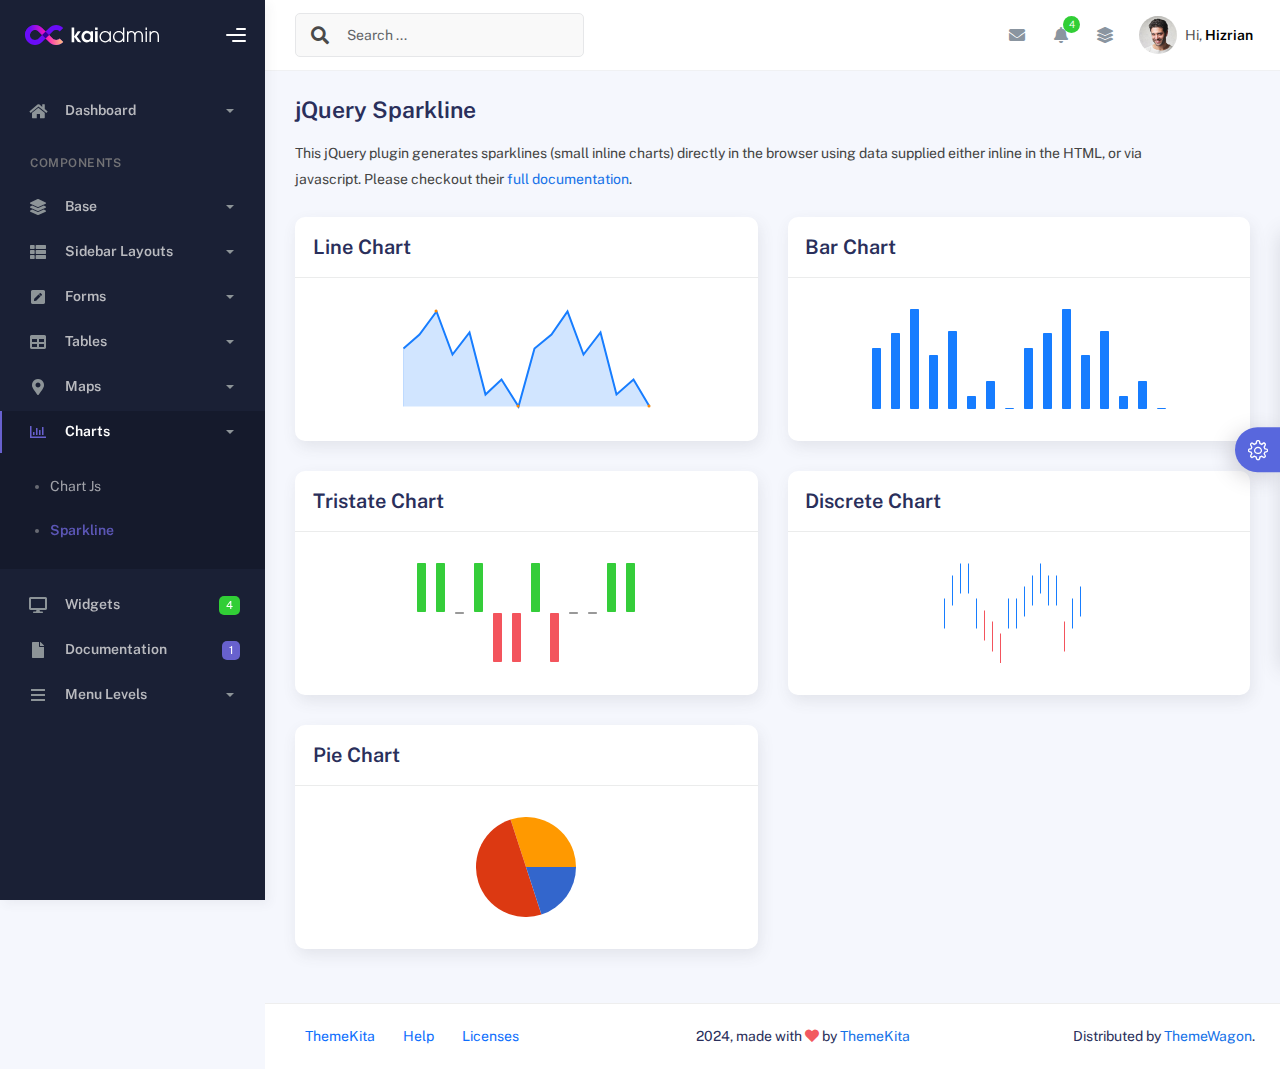
<file: admin/kaiadmin-lite-1.2.0/kaiadmin-lite-1.2.0/charts/sparkline.html>
<!DOCTYPE html>
<html lang="en">
  <head>
    <meta http-equiv="X-UA-Compatible" content="IE=edge" />
    <title>Sparkline - Kaiadmin Bootstrap 5 Admin Dashboard</title>
    <meta
      content="width=device-width, initial-scale=1.0, shrink-to-fit=no"
      name="viewport"
    />
    <link
      rel="icon"
      href="../assets/img/kaiadmin/favicon.ico"
      type="image/x-icon"
    />

    <!-- Fonts and icons -->
    <script src="../assets/js/plugin/webfont/webfont.min.js"></script>
    <script>
      WebFont.load({
        google: { families: ["Public Sans:300,400,500,600,700"] },
        custom: {
          families: [
            "Font Awesome 5 Solid",
            "Font Awesome 5 Regular",
            "Font Awesome 5 Brands",
            "simple-line-icons",
          ],
          urls: ["../assets/css/fonts.min.css"],
        },
        active: function () {
          sessionStorage.fonts = true;
        },
      });
    </script>

    <!-- CSS Files -->
    <link rel="stylesheet" href="../assets/css/bootstrap.min.css" />
    <link rel="stylesheet" href="../assets/css/plugins.min.css" />
    <link rel="stylesheet" href="../assets/css/kaiadmin.min.css" />

    <!-- CSS Just for demo purpose, don't include it in your project -->
    <link rel="stylesheet" href="../assets/css/demo.css" />
  </head>
  <body>
    <div class="wrapper">
      <!-- Sidebar -->
      <div class="sidebar" data-background-color="dark">
        <div class="sidebar-logo">
          <!-- Logo Header -->
          <div class="logo-header" data-background-color="dark">
            <a href="../index.html" class="logo">
              <img
                src="../assets/img/kaiadmin/logo_light.svg"
                alt="navbar brand"
                class="navbar-brand"
                height="20"
              />
            </a>
            <div class="nav-toggle">
              <button class="btn btn-toggle toggle-sidebar">
                <i class="gg-menu-right"></i>
              </button>
              <button class="btn btn-toggle sidenav-toggler">
                <i class="gg-menu-left"></i>
              </button>
            </div>
            <button class="topbar-toggler more">
              <i class="gg-more-vertical-alt"></i>
            </button>
          </div>
          <!-- End Logo Header -->
        </div>
        <div class="sidebar-wrapper scrollbar scrollbar-inner">
          <div class="sidebar-content">
            <ul class="nav nav-secondary">
              <li class="nav-item">
                <a
                  data-bs-toggle="collapse"
                  href="#dashboard"
                  class="collapsed"
                  aria-expanded="false"
                >
                  <i class="fas fa-home"></i>
                  <p>Dashboard</p>
                  <span class="caret"></span>
                </a>
                <div class="collapse" id="dashboard">
                  <ul class="nav nav-collapse">
                    <li>
                      <a href="../../demo1/index.html">
                        <span class="sub-item">Dashboard 1</span>
                      </a>
                    </li>
                  </ul>
                </div>
              </li>
              <li class="nav-section">
                <span class="sidebar-mini-icon">
                  <i class="fa fa-ellipsis-h"></i>
                </span>
                <h4 class="text-section">Components</h4>
              </li>
              <li class="nav-item">
                <a data-bs-toggle="collapse" href="#base">
                  <i class="fas fa-layer-group"></i>
                  <p>Base</p>
                  <span class="caret"></span>
                </a>
                <div class="collapse" id="base">
                  <ul class="nav nav-collapse">
                    <li>
                      <a href="../components/avatars.html">
                        <span class="sub-item">Avatars</span>
                      </a>
                    </li>
                    <li>
                      <a href="../components/buttons.html">
                        <span class="sub-item">Buttons</span>
                      </a>
                    </li>
                    <li>
                      <a href="../components/gridsystem.html">
                        <span class="sub-item">Grid System</span>
                      </a>
                    </li>
                    <li>
                      <a href="../components/panels.html">
                        <span class="sub-item">Panels</span>
                      </a>
                    </li>
                    <li>
                      <a href="../components/notifications.html">
                        <span class="sub-item">Notifications</span>
                      </a>
                    </li>
                    <li>
                      <a href="../components/sweetalert.html">
                        <span class="sub-item">Sweet Alert</span>
                      </a>
                    </li>
                    <li>
                      <a href="../components/font-awesome-icons.html">
                        <span class="sub-item">Font Awesome Icons</span>
                      </a>
                    </li>
                    <li>
                      <a href="../components/simple-line-icons.html">
                        <span class="sub-item">Simple Line Icons</span>
                      </a>
                    </li>
                    <li>
                      <a href="../components/typography.html">
                        <span class="sub-item">Typography</span>
                      </a>
                    </li>
                  </ul>
                </div>
              </li>
              <li class="nav-item">
                <a data-bs-toggle="collapse" href="#sidebarLayouts">
                  <i class="fas fa-th-list"></i>
                  <p>Sidebar Layouts</p>
                  <span class="caret"></span>
                </a>
                <div class="collapse" id="sidebarLayouts">
                  <ul class="nav nav-collapse">
                    <li>
                      <a href="../sidebar-style-2.html">
                        <span class="sub-item">Sidebar Style 2</span>
                      </a>
                    </li>
                    <li>
                      <a href="../icon-menu.html">
                        <span class="sub-item">Icon Menu</span>
                      </a>
                    </li>
                  </ul>
                </div>
              </li>
              <li class="nav-item">
                <a data-bs-toggle="collapse" href="#forms">
                  <i class="fas fa-pen-square"></i>
                  <p>Forms</p>
                  <span class="caret"></span>
                </a>
                <div class="collapse" id="forms">
                  <ul class="nav nav-collapse">
                    <li>
                      <a href="../forms/forms.html">
                        <span class="sub-item">Basic Form</span>
                      </a>
                    </li>
                  </ul>
                </div>
              </li>
              <li class="nav-item">
                <a data-bs-toggle="collapse" href="#tables">
                  <i class="fas fa-table"></i>
                  <p>Tables</p>
                  <span class="caret"></span>
                </a>
                <div class="collapse" id="tables">
                  <ul class="nav nav-collapse">
                    <li>
                      <a href="../tables/tables.html">
                        <span class="sub-item">Basic Table</span>
                      </a>
                    </li>
                    <li>
                      <a href="../tables/datatables.html">
                        <span class="sub-item">Datatables</span>
                      </a>
                    </li>
                  </ul>
                </div>
              </li>
              <li class="nav-item">
                <a data-bs-toggle="collapse" href="#maps">
                  <i class="fas fa-map-marker-alt"></i>
                  <p>Maps</p>
                  <span class="caret"></span>
                </a>
                <div class="collapse" id="maps">
                  <ul class="nav nav-collapse">
                    <li>
                      <a href="../maps/googlemaps.html">
                        <span class="sub-item">Google Maps</span>
                      </a>
                    </li>
                    <li>
                      <a href="../maps/jsvectormap.html">
                        <span class="sub-item">Jsvectormap</span>
                      </a>
                    </li>
                  </ul>
                </div>
              </li>
              <li class="nav-item active submenu">
                <a data-bs-toggle="collapse" href="#charts">
                  <i class="far fa-chart-bar"></i>
                  <p>Charts</p>
                  <span class="caret"></span>
                </a>
                <div class="collapse show" id="charts">
                  <ul class="nav nav-collapse">
                    <li>
                      <a href="../charts/charts.html">
                        <span class="sub-item">Chart Js</span>
                      </a>
                    </li>
                    <li class="active">
                      <a href="../charts/sparkline.html">
                        <span class="sub-item">Sparkline</span>
                      </a>
                    </li>
                  </ul>
                </div>
              </li>
              <li class="nav-item">
                <a href="../widgets.html">
                  <i class="fas fa-desktop"></i>
                  <p>Widgets</p>
                  <span class="badge badge-success">4</span>
                </a>
              </li>
              <li class="nav-item">
                <a href="../../../documentation/index.html">
                  <i class="fas fa-file"></i>
                  <p>Documentation</p>
                  <span class="badge badge-secondary">1</span>
                </a>
              </li>
              <li class="nav-item">
                <a data-bs-toggle="collapse" href="#submenu">
                  <i class="fas fa-bars"></i>
                  <p>Menu Levels</p>
                  <span class="caret"></span>
                </a>
                <div class="collapse" id="submenu">
                  <ul class="nav nav-collapse">
                    <li>
                      <a data-bs-toggle="collapse" href="#subnav1">
                        <span class="sub-item">Level 1</span>
                        <span class="caret"></span>
                      </a>
                      <div class="collapse" id="subnav1">
                        <ul class="nav nav-collapse subnav">
                          <li>
                            <a href="#">
                              <span class="sub-item">Level 2</span>
                            </a>
                          </li>
                          <li>
                            <a href="#">
                              <span class="sub-item">Level 2</span>
                            </a>
                          </li>
                        </ul>
                      </div>
                    </li>
                    <li>
                      <a data-bs-toggle="collapse" href="#subnav2">
                        <span class="sub-item">Level 1</span>
                        <span class="caret"></span>
                      </a>
                      <div class="collapse" id="subnav2">
                        <ul class="nav nav-collapse subnav">
                          <li>
                            <a href="#">
                              <span class="sub-item">Level 2</span>
                            </a>
                          </li>
                        </ul>
                      </div>
                    </li>
                    <li>
                      <a href="#">
                        <span class="sub-item">Level 1</span>
                      </a>
                    </li>
                  </ul>
                </div>
              </li>
            </ul>
          </div>
        </div>
      </div>
      <!-- End Sidebar -->

      <div class="main-panel">
        <div class="main-header">
          <div class="main-header-logo">
            <!-- Logo Header -->
            <div class="logo-header" data-background-color="dark">
              <a href="../index.html" class="logo">
                <img
                  src="../assets/img/kaiadmin/logo_light.svg"
                  alt="navbar brand"
                  class="navbar-brand"
                  height="20"
                />
              </a>
              <div class="nav-toggle">
                <button class="btn btn-toggle toggle-sidebar">
                  <i class="gg-menu-right"></i>
                </button>
                <button class="btn btn-toggle sidenav-toggler">
                  <i class="gg-menu-left"></i>
                </button>
              </div>
              <button class="topbar-toggler more">
                <i class="gg-more-vertical-alt"></i>
              </button>
            </div>
            <!-- End Logo Header -->
          </div>
          <!-- Navbar Header -->
          <nav
            class="navbar navbar-header navbar-header-transparent navbar-expand-lg border-bottom"
          >
            <div class="container-fluid">
              <nav
                class="navbar navbar-header-left navbar-expand-lg navbar-form nav-search p-0 d-none d-lg-flex"
              >
                <div class="input-group">
                  <div class="input-group-prepend">
                    <button type="submit" class="btn btn-search pe-1">
                      <i class="fa fa-search search-icon"></i>
                    </button>
                  </div>
                  <input
                    type="text"
                    placeholder="Search ..."
                    class="form-control"
                  />
                </div>
              </nav>

              <ul class="navbar-nav topbar-nav ms-md-auto align-items-center">
                <li
                  class="nav-item topbar-icon dropdown hidden-caret d-flex d-lg-none"
                >
                  <a
                    class="nav-link dropdown-toggle"
                    data-bs-toggle="dropdown"
                    href="#"
                    role="button"
                    aria-expanded="false"
                    aria-haspopup="true"
                  >
                    <i class="fa fa-search"></i>
                  </a>
                  <ul class="dropdown-menu dropdown-search animated fadeIn">
                    <form class="navbar-left navbar-form nav-search">
                      <div class="input-group">
                        <input
                          type="text"
                          placeholder="Search ..."
                          class="form-control"
                        />
                      </div>
                    </form>
                  </ul>
                </li>
                <li class="nav-item topbar-icon dropdown hidden-caret">
                  <a
                    class="nav-link dropdown-toggle"
                    href="#"
                    id="messageDropdown"
                    role="button"
                    data-bs-toggle="dropdown"
                    aria-haspopup="true"
                    aria-expanded="false"
                  >
                    <i class="fa fa-envelope"></i>
                  </a>
                  <ul
                    class="dropdown-menu messages-notif-box animated fadeIn"
                    aria-labelledby="messageDropdown"
                  >
                    <li>
                      <div
                        class="dropdown-title d-flex justify-content-between align-items-center"
                      >
                        Messages
                        <a href="#" class="small">Mark all as read</a>
                      </div>
                    </li>
                    <li>
                      <div class="message-notif-scroll scrollbar-outer">
                        <div class="notif-center">
                          <a href="#">
                            <div class="notif-img">
                              <img
                                src="../assets/img/jm_denis.jpg"
                                alt="Img Profile"
                              />
                            </div>
                            <div class="notif-content">
                              <span class="subject">Jimmy Denis</span>
                              <span class="block"> How are you ? </span>
                              <span class="time">5 minutes ago</span>
                            </div>
                          </a>
                          <a href="#">
                            <div class="notif-img">
                              <img
                                src="../assets/img/chadengle.jpg"
                                alt="Img Profile"
                              />
                            </div>
                            <div class="notif-content">
                              <span class="subject">Chad</span>
                              <span class="block"> Ok, Thanks ! </span>
                              <span class="time">12 minutes ago</span>
                            </div>
                          </a>
                          <a href="#">
                            <div class="notif-img">
                              <img
                                src="../assets/img/mlane.jpg"
                                alt="Img Profile"
                              />
                            </div>
                            <div class="notif-content">
                              <span class="subject">Jhon Doe</span>
                              <span class="block">
                                Ready for the meeting today...
                              </span>
                              <span class="time">12 minutes ago</span>
                            </div>
                          </a>
                          <a href="#">
                            <div class="notif-img">
                              <img
                                src="../assets/img/talha.jpg"
                                alt="Img Profile"
                              />
                            </div>
                            <div class="notif-content">
                              <span class="subject">Talha</span>
                              <span class="block"> Hi, Apa Kabar ? </span>
                              <span class="time">17 minutes ago</span>
                            </div>
                          </a>
                        </div>
                      </div>
                    </li>
                    <li>
                      <a class="see-all" href="javascript:void(0);"
                        >See all messages<i class="fa fa-angle-right"></i>
                      </a>
                    </li>
                  </ul>
                </li>
                <li class="nav-item topbar-icon dropdown hidden-caret">
                  <a
                    class="nav-link dropdown-toggle"
                    href="#"
                    id="notifDropdown"
                    role="button"
                    data-bs-toggle="dropdown"
                    aria-haspopup="true"
                    aria-expanded="false"
                  >
                    <i class="fa fa-bell"></i>
                    <span class="notification">4</span>
                  </a>
                  <ul
                    class="dropdown-menu notif-box animated fadeIn"
                    aria-labelledby="notifDropdown"
                  >
                    <li>
                      <div class="dropdown-title">
                        You have 4 new notification
                      </div>
                    </li>
                    <li>
                      <div class="notif-scroll scrollbar-outer">
                        <div class="notif-center">
                          <a href="#">
                            <div class="notif-icon notif-primary">
                              <i class="fa fa-user-plus"></i>
                            </div>
                            <div class="notif-content">
                              <span class="block"> New user registered </span>
                              <span class="time">5 minutes ago</span>
                            </div>
                          </a>
                          <a href="#">
                            <div class="notif-icon notif-success">
                              <i class="fa fa-comment"></i>
                            </div>
                            <div class="notif-content">
                              <span class="block">
                                Rahmad commented on Admin
                              </span>
                              <span class="time">12 minutes ago</span>
                            </div>
                          </a>
                          <a href="#">
                            <div class="notif-img">
                              <img
                                src="../assets/img/profile2.jpg"
                                alt="Img Profile"
                              />
                            </div>
                            <div class="notif-content">
                              <span class="block">
                                Reza send messages to you
                              </span>
                              <span class="time">12 minutes ago</span>
                            </div>
                          </a>
                          <a href="#">
                            <div class="notif-icon notif-danger">
                              <i class="fa fa-heart"></i>
                            </div>
                            <div class="notif-content">
                              <span class="block"> Farrah liked Admin </span>
                              <span class="time">17 minutes ago</span>
                            </div>
                          </a>
                        </div>
                      </div>
                    </li>
                    <li>
                      <a class="see-all" href="javascript:void(0);"
                        >See all notifications<i class="fa fa-angle-right"></i>
                      </a>
                    </li>
                  </ul>
                </li>
                <li class="nav-item topbar-icon dropdown hidden-caret">
                  <a
                    class="nav-link"
                    data-bs-toggle="dropdown"
                    href="#"
                    aria-expanded="false"
                  >
                    <i class="fas fa-layer-group"></i>
                  </a>
                  <div class="dropdown-menu quick-actions animated fadeIn">
                    <div class="quick-actions-header">
                      <span class="title mb-1">Quick Actions</span>
                      <span class="subtitle op-7">Shortcuts</span>
                    </div>
                    <div class="quick-actions-scroll scrollbar-outer">
                      <div class="quick-actions-items">
                        <div class="row m-0">
                          <a class="col-6 col-md-4 p-0" href="#">
                            <div class="quick-actions-item">
                              <div class="avatar-item bg-danger rounded-circle">
                                <i class="far fa-calendar-alt"></i>
                              </div>
                              <span class="text">Calendar</span>
                            </div>
                          </a>
                          <a class="col-6 col-md-4 p-0" href="#">
                            <div class="quick-actions-item">
                              <div
                                class="avatar-item bg-warning rounded-circle"
                              >
                                <i class="fas fa-map"></i>
                              </div>
                              <span class="text">Maps</span>
                            </div>
                          </a>
                          <a class="col-6 col-md-4 p-0" href="#">
                            <div class="quick-actions-item">
                              <div class="avatar-item bg-info rounded-circle">
                                <i class="fas fa-file-excel"></i>
                              </div>
                              <span class="text">Reports</span>
                            </div>
                          </a>
                          <a class="col-6 col-md-4 p-0" href="#">
                            <div class="quick-actions-item">
                              <div
                                class="avatar-item bg-success rounded-circle"
                              >
                                <i class="fas fa-envelope"></i>
                              </div>
                              <span class="text">Emails</span>
                            </div>
                          </a>
                          <a class="col-6 col-md-4 p-0" href="#">
                            <div class="quick-actions-item">
                              <div
                                class="avatar-item bg-primary rounded-circle"
                              >
                                <i class="fas fa-file-invoice-dollar"></i>
                              </div>
                              <span class="text">Invoice</span>
                            </div>
                          </a>
                          <a class="col-6 col-md-4 p-0" href="#">
                            <div class="quick-actions-item">
                              <div
                                class="avatar-item bg-secondary rounded-circle"
                              >
                                <i class="fas fa-credit-card"></i>
                              </div>
                              <span class="text">Payments</span>
                            </div>
                          </a>
                        </div>
                      </div>
                    </div>
                  </div>
                </li>

                <li class="nav-item topbar-user dropdown hidden-caret">
                  <a
                    class="dropdown-toggle profile-pic"
                    data-bs-toggle="dropdown"
                    href="#"
                    aria-expanded="false"
                  >
                    <div class="avatar-sm">
                      <img
                        src="../assets/img/profile.jpg"
                        alt="..."
                        class="avatar-img rounded-circle"
                      />
                    </div>
                    <span class="profile-username">
                      <span class="op-7">Hi,</span>
                      <span class="fw-bold">Hizrian</span>
                    </span>
                  </a>
                  <ul class="dropdown-menu dropdown-user animated fadeIn">
                    <div class="dropdown-user-scroll scrollbar-outer">
                      <li>
                        <div class="user-box">
                          <div class="avatar-lg">
                            <img
                              src="../assets/img/profile.jpg"
                              alt="image profile"
                              class="avatar-img rounded"
                            />
                          </div>
                          <div class="u-text">
                            <h4>Hizrian</h4>
                            <p class="text-muted">hello@example.com</p>
                            <a
                              href="profile.html"
                              class="btn btn-xs btn-secondary btn-sm"
                              >View Profile</a
                            >
                          </div>
                        </div>
                      </li>
                      <li>
                        <div class="dropdown-divider"></div>
                        <a class="dropdown-item" href="#">My Profile</a>
                        <a class="dropdown-item" href="#">My Balance</a>
                        <a class="dropdown-item" href="#">Inbox</a>
                        <div class="dropdown-divider"></div>
                        <a class="dropdown-item" href="#">Account Setting</a>
                        <div class="dropdown-divider"></div>
                        <a class="dropdown-item" href="#">Logout</a>
                      </li>
                    </div>
                  </ul>
                </li>
              </ul>
            </div>
          </nav>
          <!-- End Navbar -->
        </div>

        <div class="container">
          <div class="page-inner">
            <h3 class="fw-bold mb-3">jQuery Sparkline</h3>
            <div class="page-category pe-md-5">
              This jQuery plugin generates sparklines (small inline charts)
              directly in the browser using data supplied either inline in the
              HTML, or via javascript. Please checkout their
              <a
                href="https://omnipotent.net/jquery.sparkline/#s-docs"
                target="_blank"
                >full documentation</a
              >.
            </div>
            <div class="row">
              <div class="col-md-6">
                <div class="card">
                  <div class="card-header">
                    <div class="card-title">Line Chart</div>
                  </div>
                  <div class="card-body">
                    <div class="d-flex justify-content-center p-3">
                      <div id="lineChart"></div>
                    </div>
                  </div>
                </div>
              </div>
              <div class="col-md-6">
                <div class="card">
                  <div class="card-header">
                    <div class="card-title">Bar Chart</div>
                  </div>
                  <div class="card-body">
                    <div class="d-flex justify-content-center p-3">
                      <div id="barChart"></div>
                    </div>
                  </div>
                </div>
              </div>
              <div class="col-md-6">
                <div class="card">
                  <div class="card-header">
                    <div class="card-title">Tristate Chart</div>
                  </div>
                  <div class="card-body">
                    <div class="d-flex justify-content-center p-3">
                      <div id="sparktristateChart"></div>
                    </div>
                  </div>
                </div>
              </div>
              <div class="col-md-6">
                <div class="card">
                  <div class="card-header">
                    <div class="card-title">Discrete Chart</div>
                  </div>
                  <div class="card-body">
                    <div class="d-flex justify-content-center p-3">
                      <div id="discreteChart"></div>
                    </div>
                  </div>
                </div>
              </div>
              <div class="col-md-6">
                <div class="card">
                  <div class="card-header">
                    <div class="card-title">Pie Chart</div>
                  </div>
                  <div class="card-body">
                    <div class="d-flex justify-content-center p-3">
                      <div id="pieChart"></div>
                    </div>
                  </div>
                </div>
              </div>
            </div>
          </div>
        </div>

        <footer class="footer">
          <div class="container-fluid d-flex justify-content-between">
            <nav class="pull-left">
              <ul class="nav">
                <li class="nav-item">
                  <a class="nav-link" href="http://www.themekita.com">
                    ThemeKita
                  </a>
                </li>
                <li class="nav-item">
                  <a class="nav-link" href="#"> Help </a>
                </li>
                <li class="nav-item">
                  <a class="nav-link" href="#"> Licenses </a>
                </li>
              </ul>
            </nav>
            <div class="copyright">
              2024, made with <i class="fa fa-heart heart text-danger"></i> by
              <a href="http://www.themekita.com">ThemeKita</a>
            </div>
            <div>
              Distributed by
              <a target="_blank" href="https://themewagon.com/">ThemeWagon</a>.
            </div>
          </div>
        </footer>
      </div>

      <!-- Custom template | don't include it in your project! -->
      <div class="custom-template">
        <div class="title">Settings</div>
        <div class="custom-content">
          <div class="switcher">
            <div class="switch-block">
              <h4>Logo Header</h4>
              <div class="btnSwitch">
                <button
                  type="button"
                  class="selected changeLogoHeaderColor"
                  data-color="dark"
                ></button>
                <button
                  type="button"
                  class="selected changeLogoHeaderColor"
                  data-color="blue"
                ></button>
                <button
                  type="button"
                  class="changeLogoHeaderColor"
                  data-color="purple"
                ></button>
                <button
                  type="button"
                  class="changeLogoHeaderColor"
                  data-color="light-blue"
                ></button>
                <button
                  type="button"
                  class="changeLogoHeaderColor"
                  data-color="green"
                ></button>
                <button
                  type="button"
                  class="changeLogoHeaderColor"
                  data-color="orange"
                ></button>
                <button
                  type="button"
                  class="changeLogoHeaderColor"
                  data-color="red"
                ></button>
                <button
                  type="button"
                  class="changeLogoHeaderColor"
                  data-color="white"
                ></button>
                <br />
                <button
                  type="button"
                  class="changeLogoHeaderColor"
                  data-color="dark2"
                ></button>
                <button
                  type="button"
                  class="changeLogoHeaderColor"
                  data-color="blue2"
                ></button>
                <button
                  type="button"
                  class="changeLogoHeaderColor"
                  data-color="purple2"
                ></button>
                <button
                  type="button"
                  class="changeLogoHeaderColor"
                  data-color="light-blue2"
                ></button>
                <button
                  type="button"
                  class="changeLogoHeaderColor"
                  data-color="green2"
                ></button>
                <button
                  type="button"
                  class="changeLogoHeaderColor"
                  data-color="orange2"
                ></button>
                <button
                  type="button"
                  class="changeLogoHeaderColor"
                  data-color="red2"
                ></button>
              </div>
            </div>
            <div class="switch-block">
              <h4>Navbar Header</h4>
              <div class="btnSwitch">
                <button
                  type="button"
                  class="changeTopBarColor"
                  data-color="dark"
                ></button>
                <button
                  type="button"
                  class="changeTopBarColor"
                  data-color="blue"
                ></button>
                <button
                  type="button"
                  class="changeTopBarColor"
                  data-color="purple"
                ></button>
                <button
                  type="button"
                  class="changeTopBarColor"
                  data-color="light-blue"
                ></button>
                <button
                  type="button"
                  class="changeTopBarColor"
                  data-color="green"
                ></button>
                <button
                  type="button"
                  class="changeTopBarColor"
                  data-color="orange"
                ></button>
                <button
                  type="button"
                  class="changeTopBarColor"
                  data-color="red"
                ></button>
                <button
                  type="button"
                  class="changeTopBarColor"
                  data-color="white"
                ></button>
                <br />
                <button
                  type="button"
                  class="changeTopBarColor"
                  data-color="dark2"
                ></button>
                <button
                  type="button"
                  class="selected changeTopBarColor"
                  data-color="blue2"
                ></button>
                <button
                  type="button"
                  class="changeTopBarColor"
                  data-color="purple2"
                ></button>
                <button
                  type="button"
                  class="changeTopBarColor"
                  data-color="light-blue2"
                ></button>
                <button
                  type="button"
                  class="changeTopBarColor"
                  data-color="green2"
                ></button>
                <button
                  type="button"
                  class="changeTopBarColor"
                  data-color="orange2"
                ></button>
                <button
                  type="button"
                  class="changeTopBarColor"
                  data-color="red2"
                ></button>
              </div>
            </div>
            <div class="switch-block">
              <h4>Sidebar</h4>
              <div class="btnSwitch">
                <button
                  type="button"
                  class="selected changeSideBarColor"
                  data-color="white"
                ></button>
                <button
                  type="button"
                  class="changeSideBarColor"
                  data-color="dark"
                ></button>
                <button
                  type="button"
                  class="changeSideBarColor"
                  data-color="dark2"
                ></button>
              </div>
            </div>
          </div>
        </div>
        <div class="custom-toggle">
          <i class="icon-settings"></i>
        </div>
      </div>
      <!-- End Custom template -->
    </div>
    <!--   Core JS Files   -->
    <script src="../assets/js/core/jquery-3.7.1.min.js"></script>
    <script src="../assets/js/core/popper.min.js"></script>
    <script src="../assets/js/core/bootstrap.min.js"></script>
    <!-- Sparkline -->
    <script src="../assets/js/plugin/jquery.sparkline/jquery.sparkline.min.js"></script>
    <!-- jQuery Scrollbar -->
    <script src="../assets/js/plugin/jquery-scrollbar/jquery.scrollbar.min.js"></script>
    <!-- Kaiadmin JS -->
    <script src="../assets/js/kaiadmin.min.js"></script>
    <!-- Kaiadmin DEMO methods, don't include it in your project! -->
    <script src="../assets/js/setting-demo2.js"></script>
    <script>
      $("#lineChart").sparkline(
        [
          102, 109, 120, 99, 110, 80, 87, 74, 102, 109, 120, 99, 110, 80, 87,
          74,
        ],
        {
          type: "line",
          height: "100",
          width: "250",
          lineWidth: "2",
          lineColor: "#177dff",
          fillColor: "rgba(23, 125, 255, 0.2)",
        }
      );

      $("#barChart").sparkline(
        [
          102, 109, 120, 99, 110, 80, 87, 74, 102, 109, 120, 99, 110, 80, 87,
          74,
        ],
        {
          type: "bar",
          height: "100",
          barWidth: 9,
          barSpacing: 10,
          barColor: "#177dff",
        }
      );

      $("#sparktristateChart").sparkline(
        [1, 1, 0, 1, -1, -1, 1, -1, 0, 0, 1, 1],
        {
          type: "tristate",
          posBarColor: "#35cd3a",
          negBarColor: "#f3545d",
          height: "100",
          barWidth: 9,
          barSpacing: 10,
        }
      );

      $("#discreteChart").sparkline(
        [4, 6, 7, 7, 4, 3, 2, 1, 4, 4, 5, 6, 7, 6, 6, 2, 4, 5],
        {
          type: "discrete",
          lineColor: "#177dff",
          thresholdColor: "#f3545d",
          thresholdValue: 4,
          height: "100",
          width: "150",
        }
      );

      $("#pieChart").sparkline([20, 50, 30], {
        type: "pie",
        height: "100",
      });
    </script>
  </body>
</html>
</file>
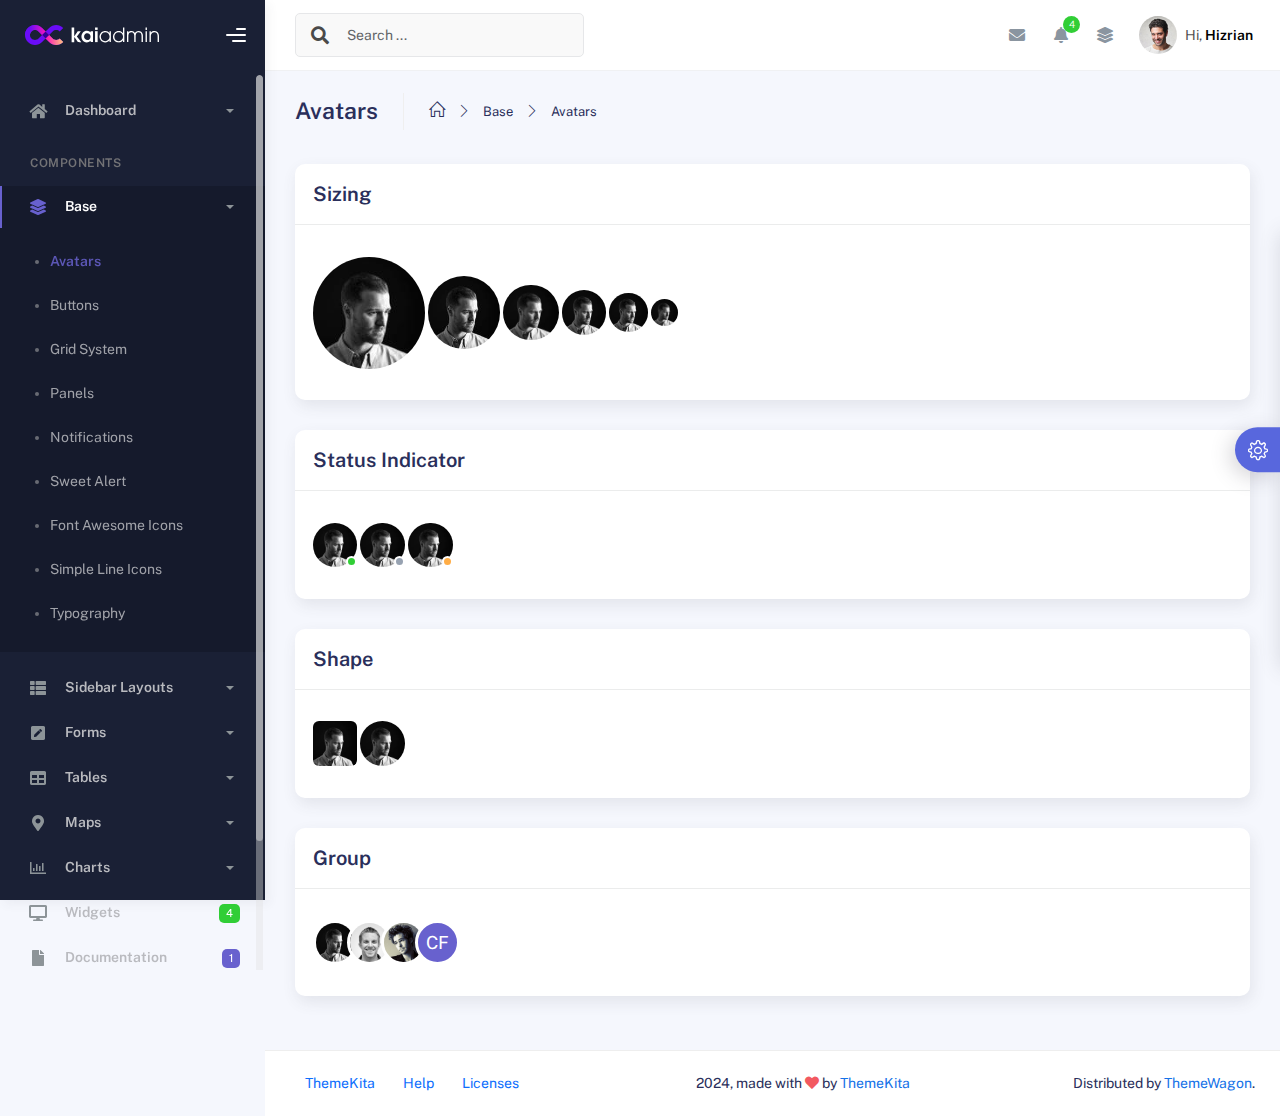
<file: admin/kaiadmin-lite-1.2.0/kaiadmin-lite-1.2.0/components/avatars.html>
<!DOCTYPE html>
<html lang="en">
<head>
	<meta http-equiv="X-UA-Compatible" content="IE=edge" />
	<title>Avatars - Kaiadmin Bootstrap 5 Admin Dashboard</title>
	<meta content='width=device-width, initial-scale=1.0, shrink-to-fit=no' name='viewport' />
	<link rel="icon" href="../assets/img/kaiadmin/favicon.ico" type="image/x-icon"/>

	<!-- Fonts and icons -->
	<script src="../assets/js/plugin/webfont/webfont.min.js"></script>
	<script>
		WebFont.load({
			google: {"families":["Public Sans:300,400,500,600,700"]},
			custom: {"families":["Font Awesome 5 Solid", "Font Awesome 5 Regular", "Font Awesome 5 Brands", "simple-line-icons"], urls: ['../assets/css/fonts.min.css']},
			active: function() {
				sessionStorage.fonts = true;
			}
		});
	</script>

	<!-- CSS Files -->
	<link rel="stylesheet" href="../assets/css/bootstrap.min.css">
	<link rel="stylesheet" href="../assets/css/plugins.min.css">
	<link rel="stylesheet" href="../assets/css/kaiadmin.min.css">

	<!-- CSS Just for demo purpose, don't include it in your project -->
	<link rel="stylesheet" href="../assets/css/demo.css">
</head>
<body>
	<div class="wrapper">
		<!-- Sidebar -->
		<div class="sidebar" data-background-color="dark">
			<div class="sidebar-logo">
				<!-- Logo Header -->
				<div class="logo-header" data-background-color="dark">

					<a href="../index.html" class="logo">
						<img src="../assets/img/kaiadmin/logo_light.svg" alt="navbar brand" class="navbar-brand" height="20">
					</a>
					<div class="nav-toggle">
						<button class="btn btn-toggle toggle-sidebar">
							<i class="gg-menu-right"></i>
						</button>
						<button class="btn btn-toggle sidenav-toggler">
							<i class="gg-menu-left"></i>
						</button>
					</div>
					<button class="topbar-toggler more">
						<i class="gg-more-vertical-alt"></i>
					</button>
				</div>
				<!-- End Logo Header -->	
			</div>	
			<div class="sidebar-wrapper scrollbar scrollbar-inner">
				<div class="sidebar-content">
					<ul class="nav nav-secondary">
						<li class="nav-item">
							<a data-bs-toggle="collapse" href="#dashboard" class="collapsed" aria-expanded="false">
								<i class="fas fa-home"></i>
								<p>Dashboard</p>
								<span class="caret"></span>
							</a>
							<div class="collapse" id="dashboard">
								<ul class="nav nav-collapse">
									<li>
										<a href="../../demo1/index.html">
											<span class="sub-item">Dashboard 1</span>
										</a>
									</li>
								</ul>
							</div>
						</li>
						<li class="nav-section">
							<span class="sidebar-mini-icon">
								<i class="fa fa-ellipsis-h"></i>
							</span>
							<h4 class="text-section">Components</h4>
						</li>
						<li class="nav-item active submenu">
							<a data-bs-toggle="collapse" href="#base">
								<i class="fas fa-layer-group"></i>
								<p>Base</p>
								<span class="caret"></span>
							</a>
							<div class="collapse show" id="base">
								<ul class="nav nav-collapse">
									<li class="active">
										<a href="../components/avatars.html">
											<span class="sub-item">Avatars</span>
										</a>
									</li>
									<li>
										<a href="../components/buttons.html">
											<span class="sub-item">Buttons</span>
										</a>
									</li>
									<li>
										<a href="../components/gridsystem.html">
											<span class="sub-item">Grid System</span>
										</a>
									</li>
									<li>
										<a href="../components/panels.html">
											<span class="sub-item">Panels</span>
										</a>
									</li>
									<li>
										<a href="../components/notifications.html">
											<span class="sub-item">Notifications</span>
										</a>
									</li>
									<li>
										<a href="../components/sweetalert.html">
											<span class="sub-item">Sweet Alert</span>
										</a>
									</li>
									<li>
										<a href="../components/font-awesome-icons.html">
											<span class="sub-item">Font Awesome Icons</span>
										</a>
									</li>
									<li>
										<a href="../components/simple-line-icons.html">
											<span class="sub-item">Simple Line Icons</span>
										</a>
									</li>
									<li>
										<a href="../components/typography.html">
											<span class="sub-item">Typography</span>
										</a>
									</li>
								</ul>
							</div>
						</li>
						<li class="nav-item">
							<a data-bs-toggle="collapse" href="#sidebarLayouts">
								<i class="fas fa-th-list"></i>
								<p>Sidebar Layouts</p>
								<span class="caret"></span>
							</a>
							<div class="collapse" id="sidebarLayouts">
								<ul class="nav nav-collapse">
									<li>
										<a href="../sidebar-style-2.html">
											<span class="sub-item">Sidebar Style 2</span>
										</a>
									</li>
									<li>
										<a href="../icon-menu.html">
											<span class="sub-item">Icon Menu</span>
										</a>
									</li>
								</ul>
							</div>
						</li>
						<li class="nav-item">
							<a data-bs-toggle="collapse" href="#forms">
								<i class="fas fa-pen-square"></i>
								<p>Forms</p>
								<span class="caret"></span>
							</a>
							<div class="collapse" id="forms">
								<ul class="nav nav-collapse">
									<li>
										<a href="../forms/forms.html">
											<span class="sub-item">Basic Form</span>
										</a>
									</li>
								</ul>
							</div>
						</li>
						<li class="nav-item">
							<a data-bs-toggle="collapse" href="#tables">
								<i class="fas fa-table"></i>
								<p>Tables</p>
								<span class="caret"></span>
							</a>
							<div class="collapse" id="tables">
								<ul class="nav nav-collapse">
									<li>
										<a href="../tables/tables.html">
											<span class="sub-item">Basic Table</span>
										</a>
									</li>
									<li>
										<a href="../tables/datatables.html">
											<span class="sub-item">Datatables</span>
										</a>
									</li>
								</ul>
							</div>
						</li>
						<li class="nav-item">
							<a data-bs-toggle="collapse" href="#maps">
								<i class="fas fa-map-marker-alt"></i>
								<p>Maps</p>
								<span class="caret"></span>
							</a>
							<div class="collapse" id="maps">
								<ul class="nav nav-collapse">
									<li>
										<a href="../maps/googlemaps.html">
											<span class="sub-item">Google Maps</span>
										</a>
									</li>
									<li>
										<a href="../maps/jsvectormap.html">
											<span class="sub-item">Jsvectormap</span>
										</a>
									</li>
								</ul>
							</div>
						</li>
						<li class="nav-item">
							<a data-bs-toggle="collapse" href="#charts">
								<i class="far fa-chart-bar"></i>
								<p>Charts</p>
								<span class="caret"></span>
							</a>
							<div class="collapse" id="charts">
								<ul class="nav nav-collapse">
									<li>
										<a href="../charts/charts.html">
											<span class="sub-item">Chart Js</span>
										</a>
									</li>
									<li>
										<a href="../charts/sparkline.html">
											<span class="sub-item">Sparkline</span>
										</a>
									</li>
								</ul>
							</div>
						</li>
						<li class="nav-item">
							<a href="../widgets.html">
								<i class="fas fa-desktop"></i>
								<p>Widgets</p>
								<span class="badge badge-success">4</span>
							</a>
						</li>
						<li class="nav-item">
							<a href="../../../documentation/index.html">
							  <i class="fas fa-file"></i>
							  <p>Documentation</p>
							  <span class="badge badge-secondary">1</span>
							</a>
						</li>
						<li class="nav-item">
							<a data-bs-toggle="collapse" href="#submenu">
								<i class="fas fa-bars"></i>
								<p>Menu Levels</p>
								<span class="caret"></span>
							</a>
							<div class="collapse" id="submenu">
								<ul class="nav nav-collapse">
									<li>
										<a data-bs-toggle="collapse" href="#subnav1">
											<span class="sub-item">Level 1</span>
											<span class="caret"></span>
										</a>
										<div class="collapse" id="subnav1">
											<ul class="nav nav-collapse subnav">
												<li>
													<a href="#">
														<span class="sub-item">Level 2</span>
													</a>
												</li>
												<li>
													<a href="#">
														<span class="sub-item">Level 2</span>
													</a>
												</li>
											</ul>
										</div>
									</li>
									<li>
										<a data-bs-toggle="collapse" href="#subnav2">
											<span class="sub-item">Level 1</span>
											<span class="caret"></span>
										</a>
										<div class="collapse" id="subnav2">
											<ul class="nav nav-collapse subnav">
												<li>
													<a href="#">
														<span class="sub-item">Level 2</span>
													</a>
												</li>
											</ul>
										</div>
									</li>
									<li>
										<a href="#">
											<span class="sub-item">Level 1</span>
										</a>
									</li>
								</ul>
							</div>
						</li>
					</ul>
				</div>
			</div>
		</div>
		<!-- End Sidebar -->

		<div class="main-panel">
			<div class="main-header">
				<div class="main-header-logo">
					<!-- Logo Header -->
					<div class="logo-header" data-background-color="dark">

						<a href="../index.html" class="logo">
							<img src="../assets/img/kaiadmin/logo_light.svg" alt="navbar brand" class="navbar-brand" height="20">
						</a>
						<div class="nav-toggle">
							<button class="btn btn-toggle toggle-sidebar">
								<i class="gg-menu-right"></i>
							</button>
							<button class="btn btn-toggle sidenav-toggler">
								<i class="gg-menu-left"></i>
							</button>
						</div>
						<button class="topbar-toggler more">
							<i class="gg-more-vertical-alt"></i>
						</button>

					</div>
					<!-- End Logo Header -->
				</div>
				<!-- Navbar Header -->
				<nav class="navbar navbar-header navbar-header-transparent navbar-expand-lg border-bottom">

					<div class="container-fluid">
						<nav class="navbar navbar-header-left navbar-expand-lg navbar-form nav-search p-0 d-none d-lg-flex">
							<div class="input-group">
								<div class="input-group-prepend">
									<button type="submit" class="btn btn-search pe-1">
										<i class="fa fa-search search-icon"></i>
									</button>
								</div>
								<input type="text" placeholder="Search ..." class="form-control">
							</div>
						</nav>

						<ul class="navbar-nav topbar-nav ms-md-auto align-items-center">
							<li class="nav-item topbar-icon dropdown hidden-caret d-flex d-lg-none">
								<a class="nav-link dropdown-toggle" data-bs-toggle="dropdown" href="#" role="button" aria-expanded="false" aria-haspopup="true">
									<i class="fa fa-search"></i>
								</a>
								<ul class="dropdown-menu dropdown-search animated fadeIn">
									<form class="navbar-left navbar-form nav-search">
										<div class="input-group">
											<input type="text" placeholder="Search ..." class="form-control">
										</div>
									</form>
								</ul>
							</li>
							<li class="nav-item topbar-icon dropdown hidden-caret">
								<a class="nav-link dropdown-toggle" href="#" id="messageDropdown" role="button" data-bs-toggle="dropdown" aria-haspopup="true" aria-expanded="false">
									<i class="fa fa-envelope"></i>
								</a>
								<ul class="dropdown-menu messages-notif-box animated fadeIn" aria-labelledby="messageDropdown">
									<li>
										<div class="dropdown-title d-flex justify-content-between align-items-center">
											Messages 									
											<a href="#" class="small">Mark all as read</a>
										</div>
									</li>
									<li>
										<div class="message-notif-scroll scrollbar-outer">
											<div class="notif-center">
												<a href="#">
													<div class="notif-img"> 
														<img src="../assets/img/jm_denis.jpg" alt="Img Profile">
													</div>
													<div class="notif-content">
														<span class="subject">Jimmy Denis</span>
														<span class="block">
															How are you ?
														</span>
														<span class="time">5 minutes ago</span> 
													</div>
												</a>
												<a href="#">
													<div class="notif-img"> 
														<img src="../assets/img/chadengle.jpg" alt="Img Profile">
													</div>
													<div class="notif-content">
														<span class="subject">Chad</span>
														<span class="block">
															Ok, Thanks !
														</span>
														<span class="time">12 minutes ago</span> 
													</div>
												</a>
												<a href="#">
													<div class="notif-img"> 
														<img src="../assets/img/mlane.jpg" alt="Img Profile">
													</div>
													<div class="notif-content">
														<span class="subject">Jhon Doe</span>
														<span class="block">
															Ready for the meeting today...
														</span>
														<span class="time">12 minutes ago</span> 
													</div>
												</a>
												<a href="#">
													<div class="notif-img"> 
														<img src="../assets/img/talha.jpg" alt="Img Profile">
													</div>
													<div class="notif-content">
														<span class="subject">Talha</span>
														<span class="block">
															Hi, Apa Kabar ?
														</span>
														<span class="time">17 minutes ago</span> 
													</div>
												</a>
											</div>
										</div>
									</li>
									<li>
										<a class="see-all" href="javascript:void(0);">See all messages<i class="fa fa-angle-right"></i> </a>
									</li>
								</ul>
							</li>
							<li class="nav-item topbar-icon dropdown hidden-caret">
								<a class="nav-link dropdown-toggle" href="#" id="notifDropdown" role="button" data-bs-toggle="dropdown" aria-haspopup="true" aria-expanded="false">
									<i class="fa fa-bell"></i>
									<span class="notification">4</span>
								</a>
								<ul class="dropdown-menu notif-box animated fadeIn" aria-labelledby="notifDropdown">
									<li>
										<div class="dropdown-title">You have 4 new notification</div>
									</li>
									<li>
										<div class="notif-scroll scrollbar-outer">
											<div class="notif-center">
												<a href="#">
													<div class="notif-icon notif-primary"> <i class="fa fa-user-plus"></i> </div>
													<div class="notif-content">
														<span class="block">
															New user registered
														</span>
														<span class="time">5 minutes ago</span> 
													</div>
												</a>
												<a href="#">
													<div class="notif-icon notif-success"> <i class="fa fa-comment"></i> </div>
													<div class="notif-content">
														<span class="block">
															Rahmad commented on Admin
														</span>
														<span class="time">12 minutes ago</span> 
													</div>
												</a>
												<a href="#">
													<div class="notif-img"> 
														<img src="../assets/img/profile2.jpg" alt="Img Profile">
													</div>
													<div class="notif-content">
														<span class="block">
															Reza send messages to you
														</span>
														<span class="time">12 minutes ago</span> 
													</div>
												</a>
												<a href="#">
													<div class="notif-icon notif-danger"> <i class="fa fa-heart"></i> </div>
													<div class="notif-content">
														<span class="block">
															Farrah liked Admin
														</span>
														<span class="time">17 minutes ago</span> 
													</div>
												</a>
											</div>
										</div>
									</li>
									<li>
										<a class="see-all" href="javascript:void(0);">See all notifications<i class="fa fa-angle-right"></i> </a>
									</li>
								</ul>
							</li>
							<li class="nav-item topbar-icon dropdown hidden-caret">
								<a class="nav-link" data-bs-toggle="dropdown" href="#" aria-expanded="false">
									<i class="fas fa-layer-group"></i>
								</a>
								<div class="dropdown-menu quick-actions animated fadeIn">
									<div class="quick-actions-header">
										<span class="title mb-1">Quick Actions</span>
										<span class="subtitle op-7">Shortcuts</span>
									</div>
									<div class="quick-actions-scroll scrollbar-outer">
										<div class="quick-actions-items">
											<div class="row m-0">
												<a class="col-6 col-md-4 p-0" href="#">
													<div class="quick-actions-item">
														<div class="avatar-item bg-danger rounded-circle">
															<i class="far fa-calendar-alt"></i>
														</div>
														<span class="text">Calendar</span>
													</div>
												</a>
												<a class="col-6 col-md-4 p-0" href="#">
													<div class="quick-actions-item">
														<div class="avatar-item bg-warning rounded-circle">
															<i class="fas fa-map"></i>
														</div>
														<span class="text">Maps</span>
													</div>
												</a>
												<a class="col-6 col-md-4 p-0" href="#">
													<div class="quick-actions-item">
														<div class="avatar-item bg-info rounded-circle">
															<i class="fas fa-file-excel"></i>
														</div>
														<span class="text">Reports</span>
													</div>
												</a>
												<a class="col-6 col-md-4 p-0" href="#">
													<div class="quick-actions-item">
														<div class="avatar-item bg-success rounded-circle">
															<i class="fas fa-envelope"></i>
														</div>
														<span class="text">Emails</span>
													</div>
												</a>
												<a class="col-6 col-md-4 p-0" href="#">
													<div class="quick-actions-item">
														<div class="avatar-item bg-primary rounded-circle">
															<i class="fas fa-file-invoice-dollar"></i>
														</div>
														<span class="text">Invoice</span>
													</div>
												</a>
												<a class="col-6 col-md-4 p-0" href="#">
													<div class="quick-actions-item">
														<div class="avatar-item bg-secondary rounded-circle">
															<i class="fas fa-credit-card"></i>
														</div>
														<span class="text">Payments</span>
													</div>
												</a>
											</div>
										</div>
									</div>
								</div>
							</li>
							
							<li class="nav-item topbar-user dropdown hidden-caret">
								<a class="dropdown-toggle profile-pic" data-bs-toggle="dropdown" href="#" aria-expanded="false">
									<div class="avatar-sm">
										<img src="../assets/img/profile.jpg" alt="..." class="avatar-img rounded-circle">
									</div>
									<span class="profile-username">
										<span class="op-7">Hi,</span> <span class="fw-bold">Hizrian</span>
									</span>
								</a>
								<ul class="dropdown-menu dropdown-user animated fadeIn">
									<div class="dropdown-user-scroll scrollbar-outer">
										<li>
											<div class="user-box">
												<div class="avatar-lg"><img src="../assets/img/profile.jpg" alt="image profile" class="avatar-img rounded"></div>
												<div class="u-text">
													<h4>Hizrian</h4>
													<p class="text-muted">hello@example.com</p><a href="profile.html" class="btn btn-xs btn-secondary btn-sm">View Profile</a>
												</div>
											</div>
										</li>
										<li>
											<div class="dropdown-divider"></div>
											<a class="dropdown-item" href="#">My Profile</a>
											<a class="dropdown-item" href="#">My Balance</a>
											<a class="dropdown-item" href="#">Inbox</a>
											<div class="dropdown-divider"></div>
											<a class="dropdown-item" href="#">Account Setting</a>
											<div class="dropdown-divider"></div>
											<a class="dropdown-item" href="#">Logout</a>
										</li>
									</div>
								</ul>
							</li>
						</ul>
					</div>
				</nav>
				<!-- End Navbar -->
			</div>
			
			<div class="container">
				<div class="page-inner">
					<div class="page-header">
						<h3 class="fw-bold mb-3">Avatars</h3>
						<ul class="breadcrumbs mb-3">
							<li class="nav-home">
								<a href="#">
									<i class="icon-home"></i>
								</a>
							</li>
							<li class="separator">
								<i class="icon-arrow-right"></i>
							</li>
							<li class="nav-item">
								<a href="#">Base</a>
							</li>
							<li class="separator">
								<i class="icon-arrow-right"></i>
							</li>
							<li class="nav-item">
								<a href="#">Avatars</a>
							</li>
						</ul>
					</div>
					<div class="row">
						<div class="col-md-12">
							<div class="card">
								<div class="card-header">
									<h4 class="card-title">Sizing</h4>

								</div>
								<div class="card-body">
									<p class="demo">
										<div class="avatar avatar-xxl">
											<img src="../assets/img/jm_denis.jpg" alt="..." class="avatar-img rounded-circle">
										</div>

										<div class="avatar avatar-xl">
											<img src="../assets/img/jm_denis.jpg" alt="..." class="avatar-img rounded-circle">
										</div>

										<div class="avatar avatar-lg">
											<img src="../assets/img/jm_denis.jpg" alt="..." class="avatar-img rounded-circle">
										</div>

										<div class="avatar">
											<img src="../assets/img/jm_denis.jpg" alt="..." class="avatar-img rounded-circle">
										</div>

										<div class="avatar avatar-sm">
											<img src="../assets/img/jm_denis.jpg" alt="..." class="avatar-img rounded-circle">
										</div>

										<div class="avatar avatar-xs">
											<img src="../assets/img/jm_denis.jpg" alt="..." class="avatar-img rounded-circle">
										</div>
									</p>
								</div>
							</div>
						</div>
						<div class="col-md-12">
							<div class="card">
								<div class="card-header">
									<h4 class="card-title">Status Indicator</h4>

								</div>
								<div class="card-body">
									<p class="demo">
										<div class="avatar avatar-online">
											<img src="../assets/img/jm_denis.jpg" alt="..." class="avatar-img rounded-circle">
										</div>

										<div class="avatar avatar-offline">
											<img src="../assets/img/jm_denis.jpg" alt="..." class="avatar-img rounded-circle">
										</div>

										<div class="avatar avatar-away">
											<img src="../assets/img/jm_denis.jpg" alt="..." class="avatar-img rounded-circle">
										</div>
									</p>
								</div>
							</div>
						</div>
						<div class="col-md-12">
							<div class="card">
								<div class="card-header">
									<h4 class="card-title">Shape</h4>

								</div>
								<div class="card-body">
									<p class="demo">
										<div class="avatar">
											<img src="../assets/img/jm_denis.jpg" alt="..." class="avatar-img rounded">
										</div>

										<div class="avatar">
											<img src="../assets/img/jm_denis.jpg" alt="..." class="avatar-img rounded-circle">
										</div>
									</p>
								</div>
							</div>
						</div>
						<div class="col-md-12">
							<div class="card">
								<div class="card-header">
									<h4 class="card-title">Group</h4>

								</div>
								<div class="card-body">
									<p class="demo">
										<div class="avatar-group">
											<div class="avatar">
												<img src="../assets/img/jm_denis.jpg" alt="..." class="avatar-img rounded-circle border border-white">
											</div>
											<div class="avatar">
												<img src="../assets/img/chadengle.jpg" alt="..." class="avatar-img rounded-circle border border-white">
											</div>
											<div class="avatar">
												<img src="../assets/img/mlane.jpg" alt="..." class="avatar-img rounded-circle border border-white">
											</div>
											<div class="avatar">
												<span class="avatar-title rounded-circle border border-white">CF</span>
											</div>
										</div>
									</p>
								</div>
							</div>
						</div>
					</div>
				</div>
			</div>
			
			<footer class="footer">
				<div class="container-fluid d-flex justify-content-between">
					<nav class="pull-left">
						<ul class="nav">
							<li class="nav-item">
								<a class="nav-link" href="http://www.themekita.com">
									ThemeKita
								</a>
							</li>
							<li class="nav-item">
								<a class="nav-link" href="#"> Help </a>
							</li>
							<li class="nav-item">
								<a class="nav-link" href="#"> Licenses </a>
							</li>
						</ul>
					</nav>
					<div class="copyright">
						2024, made with <i class="fa fa-heart heart text-danger"></i> by
						<a href="http://www.themekita.com">ThemeKita</a>
					</div>
					<div>
						Distributed by
						<a target="_blank" href="https://themewagon.com/">ThemeWagon</a>.
					</div>
				</div>
			</footer>
		</div>
		
		<!-- Custom template | don't include it in your project! -->
		<div class="custom-template">
			<div class="title">Settings</div>
			<div class="custom-content">
				<div class="switcher">
					<div class="switch-block">
						<h4>Logo Header</h4>
						<div class="btnSwitch">
							<button type="button" class=" selected changeLogoHeaderColor" data-color="dark"></button>
							<button type="button" class="selected changeLogoHeaderColor" data-color="blue"></button>
							<button type="button" class="changeLogoHeaderColor" data-color="purple"></button>
							<button type="button" class="changeLogoHeaderColor" data-color="light-blue"></button>
							<button type="button" class="changeLogoHeaderColor" data-color="green"></button>
							<button type="button" class="changeLogoHeaderColor" data-color="orange"></button>
							<button type="button" class="changeLogoHeaderColor" data-color="red"></button>
							<button type="button" class="changeLogoHeaderColor" data-color="white"></button>
							<br/>
							<button type="button" class="changeLogoHeaderColor" data-color="dark2"></button>
							<button type="button" class="changeLogoHeaderColor" data-color="blue2"></button>
							<button type="button" class="changeLogoHeaderColor" data-color="purple2"></button>
							<button type="button" class="changeLogoHeaderColor" data-color="light-blue2"></button>
							<button type="button" class="changeLogoHeaderColor" data-color="green2"></button>
							<button type="button" class="changeLogoHeaderColor" data-color="orange2"></button>
							<button type="button" class="changeLogoHeaderColor" data-color="red2"></button>
						</div>
					</div>
					<div class="switch-block">
						<h4>Navbar Header</h4>
						<div class="btnSwitch">
							<button type="button" class="changeTopBarColor" data-color="dark"></button>
							<button type="button" class="changeTopBarColor" data-color="blue"></button>
							<button type="button" class="changeTopBarColor" data-color="purple"></button>
							<button type="button" class="changeTopBarColor" data-color="light-blue"></button>
							<button type="button" class="changeTopBarColor" data-color="green"></button>
							<button type="button" class="changeTopBarColor" data-color="orange"></button>
							<button type="button" class="changeTopBarColor" data-color="red"></button>
							<button type="button" class="changeTopBarColor" data-color="white"></button>
							<br/>
							<button type="button" class="changeTopBarColor" data-color="dark2"></button>
							<button type="button" class="selected changeTopBarColor" data-color="blue2"></button>
							<button type="button" class="changeTopBarColor" data-color="purple2"></button>
							<button type="button" class="changeTopBarColor" data-color="light-blue2"></button>
							<button type="button" class="changeTopBarColor" data-color="green2"></button>
							<button type="button" class="changeTopBarColor" data-color="orange2"></button>
							<button type="button" class="changeTopBarColor" data-color="red2"></button>
						</div>
					</div>
					<div class="switch-block">
						<h4>Sidebar</h4>
						<div class="btnSwitch">
							<button type="button" class="selected changeSideBarColor" data-color="white"></button>
							<button type="button" class="changeSideBarColor" data-color="dark"></button>
							<button type="button" class="changeSideBarColor" data-color="dark2"></button>
						</div>
					</div>
				</div>
			</div>
			<div class="custom-toggle">
				<i class="icon-settings"></i>
			</div>
		</div>
		<!-- End Custom template -->
	</div>
	<!--   Core JS Files   -->
	<script src="../assets/js/core/jquery-3.7.1.min.js"></script>
	<script src="../assets/js/core/popper.min.js"></script>
	<script src="../assets/js/core/bootstrap.min.js"></script>
	
	<!-- jQuery Scrollbar -->
	<script src="../assets/js/plugin/jquery-scrollbar/jquery.scrollbar.min.js"></script>
	<!-- Moment JS -->
	<script src="../assets/js/plugin/moment/moment.min.js"></script>

	<!-- Chart JS -->
	<script src="../assets/js/plugin/chart.js/chart.min.js"></script>

	<!-- jQuery Sparkline -->
	<script src="../assets/js/plugin/jquery.sparkline/jquery.sparkline.min.js"></script>

	<!-- Chart Circle -->
	<script src="../assets/js/plugin/chart-circle/circles.min.js"></script>

	<!-- Datatables -->
	<script src="../assets/js/plugin/datatables/datatables.min.js"></script>

	<!-- Bootstrap Notify -->
	<script src="../assets/js/plugin/bootstrap-notify/bootstrap-notify.min.js"></script>

	<!-- jQuery Vector Maps -->
	<script src="../assets/js/plugin/jsvectormap/jsvectormap.min.js"></script>
	<script src="../assets/js/plugin/jsvectormap/world.js"></script>

	<!-- Sweet Alert -->
	<script src="../assets/js/plugin/sweetalert/sweetalert.min.js"></script>

	<!-- Kaiadmin JS -->
	<script src="../assets/js/kaiadmin.min.js"></script>

	<!-- Kaiadmin DEMO methods, don't include it in your project! -->
	<script src="../assets/js/setting-demo2.js"></script>
</body>
</html>
</file>
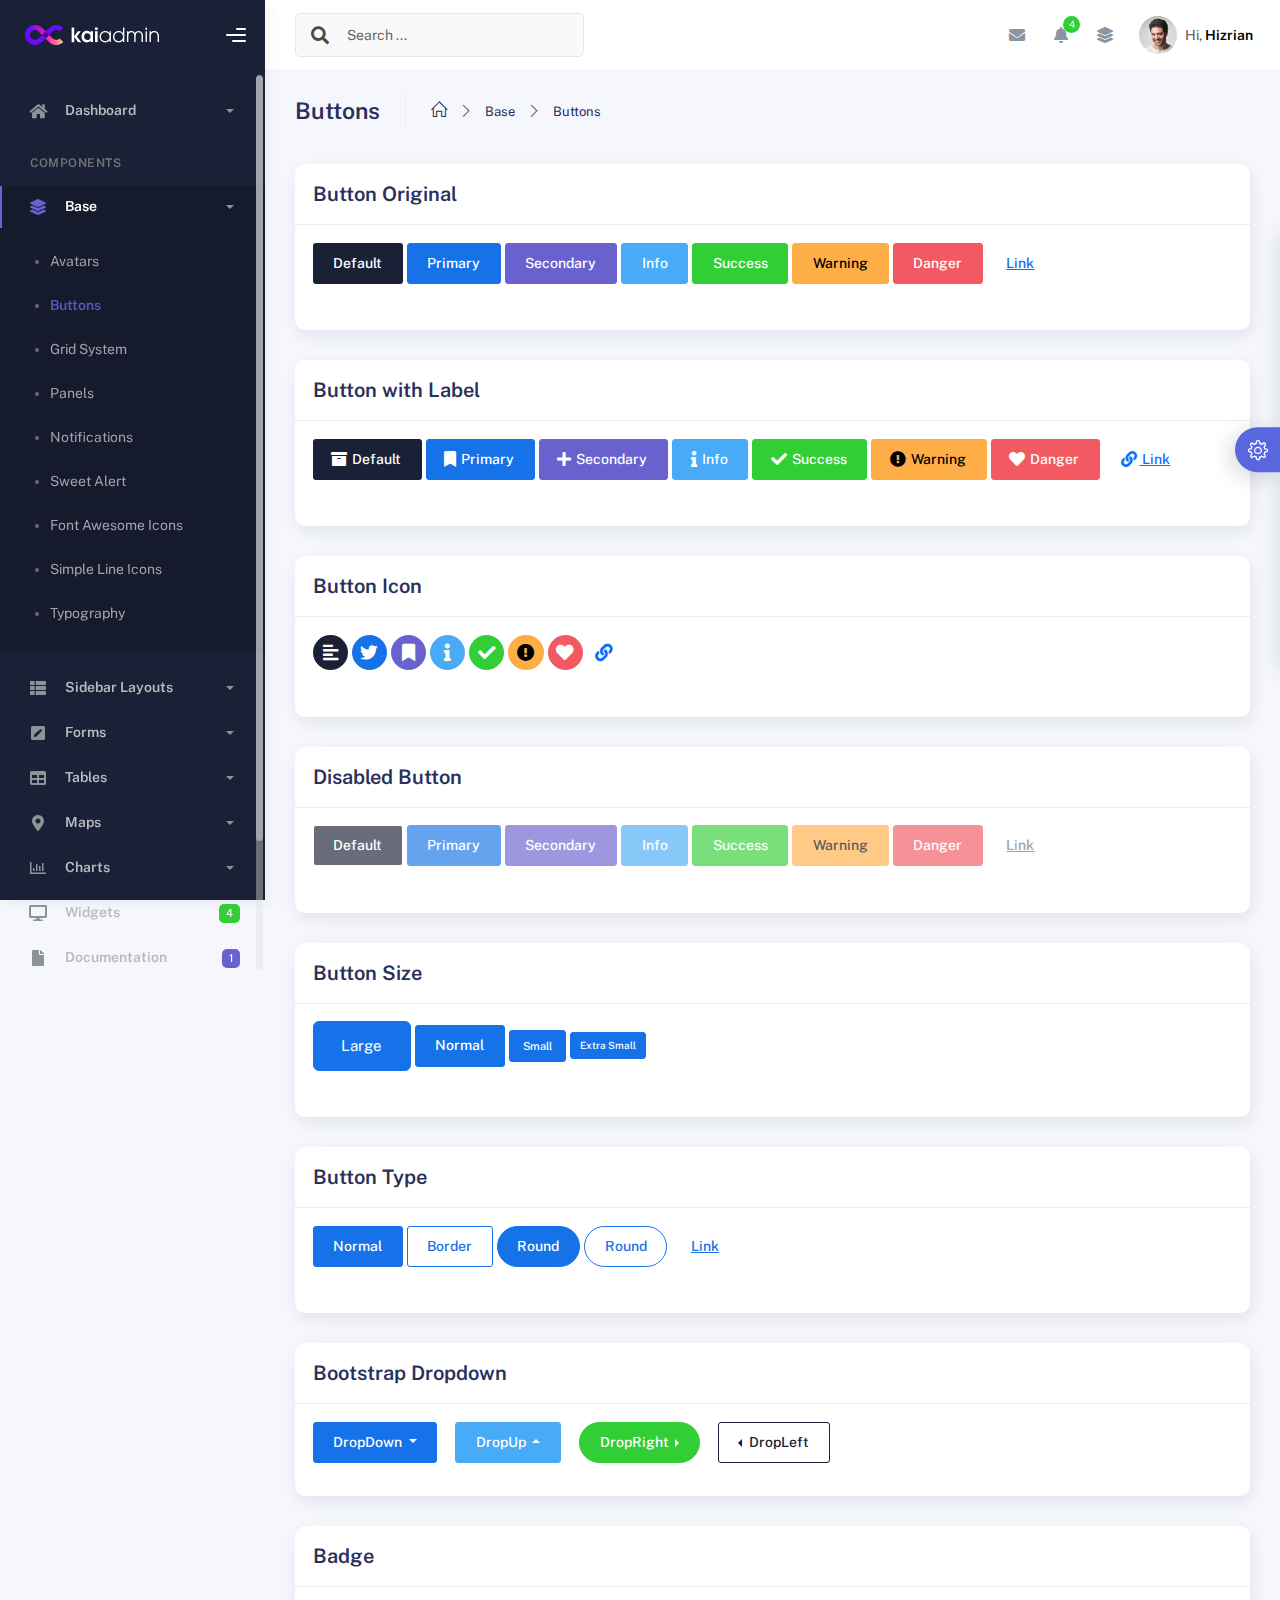
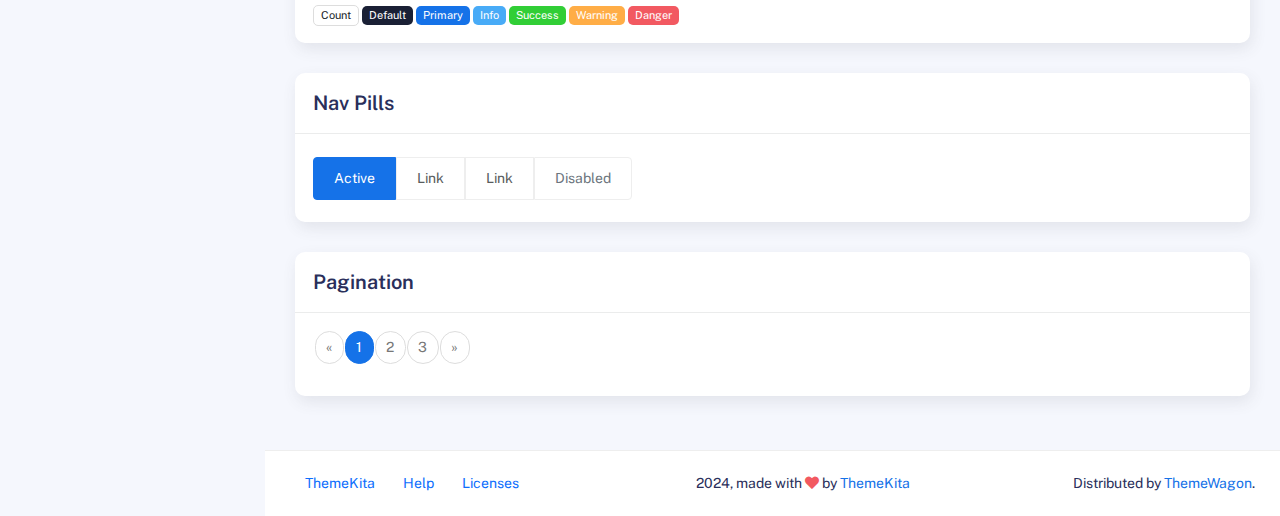
<file: admin/kaiadmin-lite-1.2.0/kaiadmin-lite-1.2.0/components/buttons.html>
<!DOCTYPE html>
<html lang="en">
  <head>
    <meta http-equiv="X-UA-Compatible" content="IE=edge" />
    <title>Buttons - Kaiadmin Bootstrap 5 Admin Dashboard</title>
    <meta
      content="width=device-width, initial-scale=1.0, shrink-to-fit=no"
      name="viewport"
    />
    <link
      rel="icon"
      href="../assets/img/kaiadmin/favicon.ico"
      type="image/x-icon"
    />

    <!-- Fonts and icons -->
    <script src="../assets/js/plugin/webfont/webfont.min.js"></script>
    <script>
      WebFont.load({
        google: { families: ["Public Sans:300,400,500,600,700"] },
        custom: {
          families: [
            "Font Awesome 5 Solid",
            "Font Awesome 5 Regular",
            "Font Awesome 5 Brands",
            "simple-line-icons",
          ],
          urls: ["../assets/css/fonts.min.css"],
        },
        active: function () {
          sessionStorage.fonts = true;
        },
      });
    </script>

    <!-- CSS Files -->
    <link rel="stylesheet" href="../assets/css/bootstrap.min.css" />
    <link rel="stylesheet" href="../assets/css/plugins.min.css" />
    <link rel="stylesheet" href="../assets/css/kaiadmin.min.css" />

    <!-- CSS Just for demo purpose, don't include it in your project -->
    <link rel="stylesheet" href="../assets/css/demo.css" />
  </head>
  <body>
    <div class="wrapper">
      <!-- Sidebar -->
      <div class="sidebar" data-background-color="dark">
        <div class="sidebar-logo">
          <!-- Logo Header -->
          <div class="logo-header" data-background-color="dark">
            <a href="../index.html" class="logo">
              <img
                src="../assets/img/kaiadmin/logo_light.svg"
                alt="navbar brand"
                class="navbar-brand"
                height="20"
              />
            </a>
            <div class="nav-toggle">
              <button class="btn btn-toggle toggle-sidebar">
                <i class="gg-menu-right"></i>
              </button>
              <button class="btn btn-toggle sidenav-toggler">
                <i class="gg-menu-left"></i>
              </button>
            </div>
            <button class="topbar-toggler more">
              <i class="gg-more-vertical-alt"></i>
            </button>
          </div>
          <!-- End Logo Header -->
        </div>
        <div class="sidebar-wrapper scrollbar scrollbar-inner">
          <div class="sidebar-content">
            <ul class="nav nav-secondary">
              <li class="nav-item">
                <a
                  data-bs-toggle="collapse"
                  href="#dashboard"
                  class="collapsed"
                  aria-expanded="false"
                >
                  <i class="fas fa-home"></i>
                  <p>Dashboard</p>
                  <span class="caret"></span>
                </a>
                <div class="collapse" id="dashboard">
                  <ul class="nav nav-collapse">
                    <li>
                      <a href="../../demo1/index.html">
                        <span class="sub-item">Dashboard 1</span>
                      </a>
                    </li>
                  </ul>
                </div>
              </li>
              <li class="nav-section">
                <span class="sidebar-mini-icon">
                  <i class="fa fa-ellipsis-h"></i>
                </span>
                <h4 class="text-section">Components</h4>
              </li>
              <li class="nav-item active submenu">
                <a data-bs-toggle="collapse" href="#base">
                  <i class="fas fa-layer-group"></i>
                  <p>Base</p>
                  <span class="caret"></span>
                </a>
                <div class="collapse show" id="base">
                  <ul class="nav nav-collapse">
                    <li>
                      <a href="../components/avatars.html">
                        <span class="sub-item">Avatars</span>
                      </a>
                    </li>
                    <li class="active">
                      <a href="../components/buttons.html">
                        <span class="sub-item">Buttons</span>
                      </a>
                    </li>
                    <li>
                      <a href="../components/gridsystem.html">
                        <span class="sub-item">Grid System</span>
                      </a>
                    </li>
                    <li>
                      <a href="../components/panels.html">
                        <span class="sub-item">Panels</span>
                      </a>
                    </li>
                    <li>
                      <a href="../components/notifications.html">
                        <span class="sub-item">Notifications</span>
                      </a>
                    </li>
                    <li>
                      <a href="../components/sweetalert.html">
                        <span class="sub-item">Sweet Alert</span>
                      </a>
                    </li>
                    <li>
                      <a href="../components/font-awesome-icons.html">
                        <span class="sub-item">Font Awesome Icons</span>
                      </a>
                    </li>
                    <li>
                      <a href="../components/simple-line-icons.html">
                        <span class="sub-item">Simple Line Icons</span>
                      </a>
                    </li>
                    <li>
                      <a href="../components/typography.html">
                        <span class="sub-item">Typography</span>
                      </a>
                    </li>
                  </ul>
                </div>
              </li>
              <li class="nav-item">
                <a data-bs-toggle="collapse" href="#sidebarLayouts">
                  <i class="fas fa-th-list"></i>
                  <p>Sidebar Layouts</p>
                  <span class="caret"></span>
                </a>
                <div class="collapse" id="sidebarLayouts">
                  <ul class="nav nav-collapse">
                    <li>
                      <a href="../sidebar-style-2.html">
                        <span class="sub-item">Sidebar Style 2</span>
                      </a>
                    </li>
                    <li>
                      <a href="../icon-menu.html">
                        <span class="sub-item">Icon Menu</span>
                      </a>
                    </li>
                  </ul>
                </div>
              </li>
              <li class="nav-item">
                <a data-bs-toggle="collapse" href="#forms">
                  <i class="fas fa-pen-square"></i>
                  <p>Forms</p>
                  <span class="caret"></span>
                </a>
                <div class="collapse" id="forms">
                  <ul class="nav nav-collapse">
                    <li>
                      <a href="../forms/forms.html">
                        <span class="sub-item">Basic Form</span>
                      </a>
                    </li>
                  </ul>
                </div>
              </li>
              <li class="nav-item">
                <a data-bs-toggle="collapse" href="#tables">
                  <i class="fas fa-table"></i>
                  <p>Tables</p>
                  <span class="caret"></span>
                </a>
                <div class="collapse" id="tables">
                  <ul class="nav nav-collapse">
                    <li>
                      <a href="../tables/tables.html">
                        <span class="sub-item">Basic Table</span>
                      </a>
                    </li>
                    <li>
                      <a href="../tables/datatables.html">
                        <span class="sub-item">Datatables</span>
                      </a>
                    </li>
                  </ul>
                </div>
              </li>
              <li class="nav-item">
                <a data-bs-toggle="collapse" href="#maps">
                  <i class="fas fa-map-marker-alt"></i>
                  <p>Maps</p>
                  <span class="caret"></span>
                </a>
                <div class="collapse" id="maps">
                  <ul class="nav nav-collapse">
                    <li>
                      <a href="../maps/googlemaps.html">
                        <span class="sub-item">Google Maps</span>
                      </a>
                    </li>
                    <li>
                      <a href="../maps/jsvectormap.html">
                        <span class="sub-item">Jsvectormap</span>
                      </a>
                    </li>
                  </ul>
                </div>
              </li>
              <li class="nav-item">
                <a data-bs-toggle="collapse" href="#charts">
                  <i class="far fa-chart-bar"></i>
                  <p>Charts</p>
                  <span class="caret"></span>
                </a>
                <div class="collapse" id="charts">
                  <ul class="nav nav-collapse">
                    <li>
                      <a href="../charts/charts.html">
                        <span class="sub-item">Chart Js</span>
                      </a>
                    </li>
                    <li>
                      <a href="../charts/sparkline.html">
                        <span class="sub-item">Sparkline</span>
                      </a>
                    </li>
                  </ul>
                </div>
              </li>
              <li class="nav-item">
                <a href="../widgets.html">
                  <i class="fas fa-desktop"></i>
                  <p>Widgets</p>
                  <span class="badge badge-success">4</span>
                </a>
              </li>
              <li class="nav-item">
                <a href="../../../documentation/index.html">
                  <i class="fas fa-file"></i>
                  <p>Documentation</p>
                  <span class="badge badge-secondary">1</span>
                </a>
              </li>
              <li class="nav-item">
                <a data-bs-toggle="collapse" href="#submenu">
                  <i class="fas fa-bars"></i>
                  <p>Menu Levels</p>
                  <span class="caret"></span>
                </a>
                <div class="collapse" id="submenu">
                  <ul class="nav nav-collapse">
                    <li>
                      <a data-bs-toggle="collapse" href="#subnav1">
                        <span class="sub-item">Level 1</span>
                        <span class="caret"></span>
                      </a>
                      <div class="collapse" id="subnav1">
                        <ul class="nav nav-collapse subnav">
                          <li>
                            <a href="#">
                              <span class="sub-item">Level 2</span>
                            </a>
                          </li>
                          <li>
                            <a href="#">
                              <span class="sub-item">Level 2</span>
                            </a>
                          </li>
                        </ul>
                      </div>
                    </li>
                    <li>
                      <a data-bs-toggle="collapse" href="#subnav2">
                        <span class="sub-item">Level 1</span>
                        <span class="caret"></span>
                      </a>
                      <div class="collapse" id="subnav2">
                        <ul class="nav nav-collapse subnav">
                          <li>
                            <a href="#">
                              <span class="sub-item">Level 2</span>
                            </a>
                          </li>
                        </ul>
                      </div>
                    </li>
                    <li>
                      <a href="#">
                        <span class="sub-item">Level 1</span>
                      </a>
                    </li>
                  </ul>
                </div>
              </li>
            </ul>
          </div>
        </div>
      </div>
      <!-- End Sidebar -->

      <div class="main-panel">
        <div class="main-header">
          <div class="main-header-logo">
            <!-- Logo Header -->
            <div class="logo-header" data-background-color="dark">
              <a href="../index.html" class="logo">
                <img
                  src="../assets/img/kaiadmin/logo_light.svg"
                  alt="navbar brand"
                  class="navbar-brand"
                  height="20"
                />
              </a>
              <div class="nav-toggle">
                <button class="btn btn-toggle toggle-sidebar">
                  <i class="gg-menu-right"></i>
                </button>
                <button class="btn btn-toggle sidenav-toggler">
                  <i class="gg-menu-left"></i>
                </button>
              </div>
              <button class="topbar-toggler more">
                <i class="gg-more-vertical-alt"></i>
              </button>
            </div>
            <!-- End Logo Header -->
          </div>
          <!-- Navbar Header -->
          <nav
            class="navbar navbar-header navbar-header-transparent navbar-expand-lg border-bottom"
          >
            <div class="container-fluid">
              <nav
                class="navbar navbar-header-left navbar-expand-lg navbar-form nav-search p-0 d-none d-lg-flex"
              >
                <div class="input-group">
                  <div class="input-group-prepend">
                    <button type="submit" class="btn btn-search pe-1">
                      <i class="fa fa-search search-icon"></i>
                    </button>
                  </div>
                  <input
                    type="text"
                    placeholder="Search ..."
                    class="form-control"
                  />
                </div>
              </nav>

              <ul class="navbar-nav topbar-nav ms-md-auto align-items-center">
                <li
                  class="nav-item topbar-icon dropdown hidden-caret d-flex d-lg-none"
                >
                  <a
                    class="nav-link dropdown-toggle"
                    data-bs-toggle="dropdown"
                    href="#"
                    role="button"
                    aria-expanded="false"
                    aria-haspopup="true"
                  >
                    <i class="fa fa-search"></i>
                  </a>
                  <ul class="dropdown-menu dropdown-search animated fadeIn">
                    <form class="navbar-left navbar-form nav-search">
                      <div class="input-group">
                        <input
                          type="text"
                          placeholder="Search ..."
                          class="form-control"
                        />
                      </div>
                    </form>
                  </ul>
                </li>
                <li class="nav-item topbar-icon dropdown hidden-caret">
                  <a
                    class="nav-link dropdown-toggle"
                    href="#"
                    id="messageDropdown"
                    role="button"
                    data-bs-toggle="dropdown"
                    aria-haspopup="true"
                    aria-expanded="false"
                  >
                    <i class="fa fa-envelope"></i>
                  </a>
                  <ul
                    class="dropdown-menu messages-notif-box animated fadeIn"
                    aria-labelledby="messageDropdown"
                  >
                    <li>
                      <div
                        class="dropdown-title d-flex justify-content-between align-items-center"
                      >
                        Messages
                        <a href="#" class="small">Mark all as read</a>
                      </div>
                    </li>
                    <li>
                      <div class="message-notif-scroll scrollbar-outer">
                        <div class="notif-center">
                          <a href="#">
                            <div class="notif-img">
                              <img
                                src="../assets/img/jm_denis.jpg"
                                alt="Img Profile"
                              />
                            </div>
                            <div class="notif-content">
                              <span class="subject">Jimmy Denis</span>
                              <span class="block"> How are you ? </span>
                              <span class="time">5 minutes ago</span>
                            </div>
                          </a>
                          <a href="#">
                            <div class="notif-img">
                              <img
                                src="../assets/img/chadengle.jpg"
                                alt="Img Profile"
                              />
                            </div>
                            <div class="notif-content">
                              <span class="subject">Chad</span>
                              <span class="block"> Ok, Thanks ! </span>
                              <span class="time">12 minutes ago</span>
                            </div>
                          </a>
                          <a href="#">
                            <div class="notif-img">
                              <img
                                src="../assets/img/mlane.jpg"
                                alt="Img Profile"
                              />
                            </div>
                            <div class="notif-content">
                              <span class="subject">Jhon Doe</span>
                              <span class="block">
                                Ready for the meeting today...
                              </span>
                              <span class="time">12 minutes ago</span>
                            </div>
                          </a>
                          <a href="#">
                            <div class="notif-img">
                              <img
                                src="../assets/img/talha.jpg"
                                alt="Img Profile"
                              />
                            </div>
                            <div class="notif-content">
                              <span class="subject">Talha</span>
                              <span class="block"> Hi, Apa Kabar ? </span>
                              <span class="time">17 minutes ago</span>
                            </div>
                          </a>
                        </div>
                      </div>
                    </li>
                    <li>
                      <a class="see-all" href="javascript:void(0);"
                        >See all messages<i class="fa fa-angle-right"></i>
                      </a>
                    </li>
                  </ul>
                </li>
                <li class="nav-item topbar-icon dropdown hidden-caret">
                  <a
                    class="nav-link dropdown-toggle"
                    href="#"
                    id="notifDropdown"
                    role="button"
                    data-bs-toggle="dropdown"
                    aria-haspopup="true"
                    aria-expanded="false"
                  >
                    <i class="fa fa-bell"></i>
                    <span class="notification">4</span>
                  </a>
                  <ul
                    class="dropdown-menu notif-box animated fadeIn"
                    aria-labelledby="notifDropdown"
                  >
                    <li>
                      <div class="dropdown-title">
                        You have 4 new notification
                      </div>
                    </li>
                    <li>
                      <div class="notif-scroll scrollbar-outer">
                        <div class="notif-center">
                          <a href="#">
                            <div class="notif-icon notif-primary">
                              <i class="fa fa-user-plus"></i>
                            </div>
                            <div class="notif-content">
                              <span class="block"> New user registered </span>
                              <span class="time">5 minutes ago</span>
                            </div>
                          </a>
                          <a href="#">
                            <div class="notif-icon notif-success">
                              <i class="fa fa-comment"></i>
                            </div>
                            <div class="notif-content">
                              <span class="block">
                                Rahmad commented on Admin
                              </span>
                              <span class="time">12 minutes ago</span>
                            </div>
                          </a>
                          <a href="#">
                            <div class="notif-img">
                              <img
                                src="../assets/img/profile2.jpg"
                                alt="Img Profile"
                              />
                            </div>
                            <div class="notif-content">
                              <span class="block">
                                Reza send messages to you
                              </span>
                              <span class="time">12 minutes ago</span>
                            </div>
                          </a>
                          <a href="#">
                            <div class="notif-icon notif-danger">
                              <i class="fa fa-heart"></i>
                            </div>
                            <div class="notif-content">
                              <span class="block"> Farrah liked Admin </span>
                              <span class="time">17 minutes ago</span>
                            </div>
                          </a>
                        </div>
                      </div>
                    </li>
                    <li>
                      <a class="see-all" href="javascript:void(0);"
                        >See all notifications<i class="fa fa-angle-right"></i>
                      </a>
                    </li>
                  </ul>
                </li>
                <li class="nav-item topbar-icon dropdown hidden-caret">
                  <a
                    class="nav-link"
                    data-bs-toggle="dropdown"
                    href="#"
                    aria-expanded="false"
                  >
                    <i class="fas fa-layer-group"></i>
                  </a>
                  <div class="dropdown-menu quick-actions animated fadeIn">
                    <div class="quick-actions-header">
                      <span class="title mb-1">Quick Actions</span>
                      <span class="subtitle op-7">Shortcuts</span>
                    </div>
                    <div class="quick-actions-scroll scrollbar-outer">
                      <div class="quick-actions-items">
                        <div class="row m-0">
                          <a class="col-6 col-md-4 p-0" href="#">
                            <div class="quick-actions-item">
                              <div class="avatar-item bg-danger rounded-circle">
                                <i class="far fa-calendar-alt"></i>
                              </div>
                              <span class="text">Calendar</span>
                            </div>
                          </a>
                          <a class="col-6 col-md-4 p-0" href="#">
                            <div class="quick-actions-item">
                              <div
                                class="avatar-item bg-warning rounded-circle"
                              >
                                <i class="fas fa-map"></i>
                              </div>
                              <span class="text">Maps</span>
                            </div>
                          </a>
                          <a class="col-6 col-md-4 p-0" href="#">
                            <div class="quick-actions-item">
                              <div class="avatar-item bg-info rounded-circle">
                                <i class="fas fa-file-excel"></i>
                              </div>
                              <span class="text">Reports</span>
                            </div>
                          </a>
                          <a class="col-6 col-md-4 p-0" href="#">
                            <div class="quick-actions-item">
                              <div
                                class="avatar-item bg-success rounded-circle"
                              >
                                <i class="fas fa-envelope"></i>
                              </div>
                              <span class="text">Emails</span>
                            </div>
                          </a>
                          <a class="col-6 col-md-4 p-0" href="#">
                            <div class="quick-actions-item">
                              <div
                                class="avatar-item bg-primary rounded-circle"
                              >
                                <i class="fas fa-file-invoice-dollar"></i>
                              </div>
                              <span class="text">Invoice</span>
                            </div>
                          </a>
                          <a class="col-6 col-md-4 p-0" href="#">
                            <div class="quick-actions-item">
                              <div
                                class="avatar-item bg-secondary rounded-circle"
                              >
                                <i class="fas fa-credit-card"></i>
                              </div>
                              <span class="text">Payments</span>
                            </div>
                          </a>
                        </div>
                      </div>
                    </div>
                  </div>
                </li>

                <li class="nav-item topbar-user dropdown hidden-caret">
                  <a
                    class="dropdown-toggle profile-pic"
                    data-bs-toggle="dropdown"
                    href="#"
                    aria-expanded="false"
                  >
                    <div class="avatar-sm">
                      <img
                        src="../assets/img/profile.jpg"
                        alt="..."
                        class="avatar-img rounded-circle"
                      />
                    </div>
                    <span class="profile-username">
                      <span class="op-7">Hi,</span>
                      <span class="fw-bold">Hizrian</span>
                    </span>
                  </a>
                  <ul class="dropdown-menu dropdown-user animated fadeIn">
                    <div class="dropdown-user-scroll scrollbar-outer">
                      <li>
                        <div class="user-box">
                          <div class="avatar-lg">
                            <img
                              src="../assets/img/profile.jpg"
                              alt="image profile"
                              class="avatar-img rounded"
                            />
                          </div>
                          <div class="u-text">
                            <h4>Hizrian</h4>
                            <p class="text-muted">hello@example.com</p>
                            <a
                              href="profile.html"
                              class="btn btn-xs btn-secondary btn-sm"
                              >View Profile</a
                            >
                          </div>
                        </div>
                      </li>
                      <li>
                        <div class="dropdown-divider"></div>
                        <a class="dropdown-item" href="#">My Profile</a>
                        <a class="dropdown-item" href="#">My Balance</a>
                        <a class="dropdown-item" href="#">Inbox</a>
                        <div class="dropdown-divider"></div>
                        <a class="dropdown-item" href="#">Account Setting</a>
                        <div class="dropdown-divider"></div>
                        <a class="dropdown-item" href="#">Logout</a>
                      </li>
                    </div>
                  </ul>
                </li>
              </ul>
            </div>
          </nav>
          <!-- End Navbar -->
        </div>

        <div class="container">
          <div class="page-inner">
            <div class="page-header">
              <h3 class="fw-bold mb-3">Buttons</h3>
              <ul class="breadcrumbs mb-3">
                <li class="nav-home">
                  <a href="#">
                    <i class="icon-home"></i>
                  </a>
                </li>
                <li class="separator">
                  <i class="icon-arrow-right"></i>
                </li>
                <li class="nav-item">
                  <a href="#">Base</a>
                </li>
                <li class="separator">
                  <i class="icon-arrow-right"></i>
                </li>
                <li class="nav-item">
                  <a href="#">Buttons</a>
                </li>
              </ul>
            </div>
            <div class="row">
              <div class="col-md-12">
                <div class="card">
                  <div class="card-header">
                    <h4 class="card-title">Button Original</h4>
                  </div>
                  <div class="card-body">
                    <p class="demo">
                      <button class="btn btn-black">Default</button>

                      <button class="btn btn-primary">Primary</button>

                      <button class="btn btn-secondary">Secondary</button>

                      <button class="btn btn-info">Info</button>

                      <button class="btn btn-success">Success</button>

                      <button class="btn btn-warning">Warning</button>

                      <button class="btn btn-danger">Danger</button>

                      <button class="btn btn-link">Link</button>
                    </p>
                  </div>
                </div>
              </div>
              <div class="col-md-12">
                <div class="card">
                  <div class="card-header">
                    <h4 class="card-title">Button with Label</h4>
                  </div>
                  <div class="card-body">
                    <p class="demo">
                      <button class="btn btn-black">
                        <span class="btn-label">
                          <i class="fa fa-archive"></i>
                        </span>
                        Default
                      </button>

                      <button class="btn btn-primary">
                        <span class="btn-label">
                          <i class="fa fa-bookmark"></i>
                        </span>
                        Primary
                      </button>

                      <button class="btn btn-secondary">
                        <span class="btn-label">
                          <i class="fa fa-plus"></i>
                        </span>
                        Secondary
                      </button>

                      <button class="btn btn-info">
                        <span class="btn-label">
                          <i class="fa fa-info"></i>
                        </span>
                        Info
                      </button>

                      <button class="btn btn-success">
                        <span class="btn-label">
                          <i class="fa fa-check"></i>
                        </span>
                        Success
                      </button>

                      <button class="btn btn-warning">
                        <span class="btn-label">
                          <i class="fa fa-exclamation-circle"></i>
                        </span>
                        Warning
                      </button>

                      <button class="btn btn-danger">
                        <span class="btn-label">
                          <i class="fa fa-heart"></i>
                        </span>
                        Danger
                      </button>

                      <button class="btn btn-link">
                        <span class="btn-label">
                          <i class="fa fa-link"></i>
                        </span>
                        Link
                      </button>
                    </p>
                  </div>
                </div>
              </div>
              <div class="col-md-12">
                <div class="card">
                  <div class="card-header">
                    <h4 class="card-title">Button Icon</h4>
                  </div>
                  <div class="card-body">
                    <p class="demo">
                      <button
                        type="button"
                        class="btn btn-icon btn-round btn-black"
                      >
                        <i class="fa fa-align-left"></i>
                      </button>

                      <button
                        type="button"
                        class="btn btn-icon btn-round btn-primary"
                      >
                        <i class="fab fa-twitter"></i>
                      </button>

                      <button
                        type="button"
                        class="btn btn-icon btn-round btn-secondary"
                      >
                        <i class="fa fa-bookmark"></i>
                      </button>

                      <button
                        type="button"
                        class="btn btn-icon btn-round btn-info"
                      >
                        <i class="fa fa-info"></i>
                      </button>

                      <button
                        type="button"
                        class="btn btn-icon btn-round btn-success"
                      >
                        <i class="fa fa-check"></i>
                      </button>

                      <button
                        type="button"
                        class="btn btn-icon btn-round btn-warning"
                      >
                        <i class="fa fa-exclamation-circle"></i>
                      </button>

                      <button
                        type="button"
                        class="btn btn-icon btn-round btn-danger"
                      >
                        <i class="fa fa-heart"></i>
                      </button>

                      <button type="button" class="btn btn-icon btn-link">
                        <i class="fa fa-link"></i>
                      </button>
                    </p>
                  </div>
                </div>
              </div>
              <div class="col-md-12">
                <div class="card">
                  <div class="card-header">
                    <h4 class="card-title">Disabled Button</h4>
                  </div>
                  <div class="card-body">
                    <p class="demo">
                      <button class="btn btn-black" disabled="disabled">
                        Default
                      </button>

                      <button class="btn btn-primary" disabled="disabled">
                        Primary
                      </button>

                      <button class="btn btn-secondary" disabled="disabled">
                        Secondary
                      </button>

                      <button class="btn btn-info" disabled="disabled">
                        Info
                      </button>

                      <button class="btn btn-success" disabled="disabled">
                        Success
                      </button>

                      <button class="btn btn-warning" disabled="disabled">
                        Warning
                      </button>

                      <button class="btn btn-danger" disabled="disabled">
                        Danger
                      </button>

                      <button class="btn btn-link" disabled>Link</button>
                    </p>
                  </div>
                </div>
              </div>
              <div class="col-md-12">
                <div class="card">
                  <div class="card-header">
                    <h4 class="card-title">Button Size</h4>
                  </div>
                  <div class="card-body">
                    <p class="demo">
                      <button class="btn btn-primary btn-lg">Large</button>

                      <button class="btn btn-primary">Normal</button>

                      <button class="btn btn-primary btn-sm">Small</button>

                      <button class="btn btn-primary btn-xs">
                        Extra Small
                      </button>
                    </p>
                  </div>
                </div>
              </div>
              <div class="col-md-12">
                <div class="card">
                  <div class="card-header">
                    <h4 class="card-title">Button Type</h4>
                  </div>
                  <div class="card-body">
                    <p class="demo">
                      <button class="btn btn-primary">Normal</button>
                      <button class="btn btn-primary btn-border">Border</button>

                      <button class="btn btn-primary btn-round">Round</button>

                      <button class="btn btn-primary btn-border btn-round">
                        Round
                      </button>

                      <button class="btn btn-primary btn-link">Link</button>
                    </p>
                  </div>
                </div>
              </div>

              <div class="col-md-12">
                <div class="card">
                  <div class="card-header">
                    <h4 class="card-title">Bootstrap Dropdown</h4>
                  </div>
                  <div class="card-body">
                    <div class="demo">
                      <div class="btn-group dropdown">
                        <button
                          class="btn btn-primary dropdown-toggle"
                          type="button"
                          data-bs-toggle="dropdown"
                        >
                          DropDown
                        </button>
                        <ul class="dropdown-menu" role="menu">
                          <li>
                            <a class="dropdown-item" href="#">Action</a>
                            <a class="dropdown-item" href="#">Another action</a>
                            <div class="dropdown-divider"></div>
                            <a class="dropdown-item" href="#"
                              >Something else here</a
                            >
                          </li>
                        </ul>
                      </div>

                      <div class="btn-group dropup">
                        <button
                          class="btn btn-info dropdown-toggle"
                          type="button"
                          data-bs-toggle="dropdown"
                        >
                          DropUp
                        </button>
                        <ul class="dropdown-menu" role="menu">
                          <li>
                            <a class="dropdown-item" href="#">Action</a>
                            <a class="dropdown-item" href="#">Another action</a>
                            <div class="dropdown-divider"></div>
                            <a class="dropdown-item" href="#"
                              >Something else here</a
                            >
                          </li>
                        </ul>
                      </div>

                      <div class="btn-group dropend">
                        <button
                          type="button"
                          class="btn btn-success btn-round dropdown-toggle"
                          data-bs-toggle="dropdown"
                          aria-haspopup="true"
                          aria-expanded="false"
                        >
                          DropRight
                        </button>
                        <ul class="dropdown-menu" role="menu">
                          <li>
                            <a class="dropdown-item" href="#">Action</a>
                            <a class="dropdown-item" href="#">Another action</a>
                            <div class="dropdown-divider"></div>
                            <a class="dropdown-item" href="#"
                              >Something else here</a
                            >
                          </li>
                        </ul>
                      </div>

                      <div class="btn-group dropstart">
                        <button
                          type="button"
                          class="btn btn-black btn-border dropdown-toggle"
                          data-bs-toggle="dropdown"
                          aria-haspopup="true"
                          aria-expanded="false"
                        >
                          DropLeft
                        </button>
                        <ul class="dropdown-menu" role="menu">
                          <li>
                            <a class="dropdown-item" href="#">Action</a>
                            <a class="dropdown-item" href="#">Another action</a>
                            <div class="dropdown-divider"></div>
                            <a class="dropdown-item" href="#"
                              >Something else here</a
                            >
                          </li>
                        </ul>
                      </div>
                    </div>
                  </div>
                </div>
              </div>
              <div class="col-md-12">
                <div class="card">
                  <div class="card-header">
                    <h4 class="card-title">Badge</h4>
                  </div>
                  <div class="card-body">
                    <span class="badge badge-count">Count</span>
                    <span class="badge badge-black">Default</span>
                    <span class="badge badge-primary">Primary</span>
                    <span class="badge badge-info">Info</span>
                    <span class="badge badge-success">Success</span>
                    <span class="badge badge-warning">Warning</span>
                    <span class="badge badge-danger">Danger</span>
                  </div>
                </div>
              </div>
              <div class="col-md-12">
                <div class="card">
                  <div class="card-header">
                    <h4 class="card-title">Nav Pills</h4>
                  </div>
                  <div class="card-body">
                    <ul class="nav nav-pills nav-primary">
                      <li class="nav-item">
                        <a class="nav-link active" href="#">Active</a>
                      </li>
                      <li class="nav-item">
                        <a class="nav-link" href="#">Link</a>
                      </li>
                      <li class="nav-item">
                        <a class="nav-link" href="#">Link</a>
                      </li>
                      <li class="nav-item">
                        <a class="nav-link disabled" href="#">Disabled</a>
                      </li>
                    </ul>
                  </div>
                </div>
              </div>
              <div class="col-md-12">
                <div class="card">
                  <div class="card-header">
                    <h4 class="card-title">Pagination</h4>
                  </div>
                  <div class="card-body">
                    <div class="demo">
                      <ul class="pagination pg-primary">
                        <li class="page-item">
                          <a class="page-link" href="#" aria-label="Previous">
                            <span aria-hidden="true">&laquo;</span>
                            <span class="sr-only">Previous</span>
                          </a>
                        </li>
                        <li class="page-item active">
                          <a class="page-link" href="#">1</a>
                        </li>
                        <li class="page-item">
                          <a class="page-link" href="#">2</a>
                        </li>
                        <li class="page-item">
                          <a class="page-link" href="#">3</a>
                        </li>
                        <li class="page-item">
                          <a class="page-link" href="#" aria-label="Next">
                            <span aria-hidden="true">&raquo;</span>
                            <span class="sr-only">Next</span>
                          </a>
                        </li>
                      </ul>
                    </div>
                  </div>
                </div>
              </div>
            </div>
          </div>
        </div>

        <footer class="footer">
          <div class="container-fluid d-flex justify-content-between">
            <nav class="pull-left">
              <ul class="nav">
                <li class="nav-item">
                  <a class="nav-link" href="http://www.themekita.com">
                    ThemeKita
                  </a>
                </li>
                <li class="nav-item">
                  <a class="nav-link" href="#"> Help </a>
                </li>
                <li class="nav-item">
                  <a class="nav-link" href="#"> Licenses </a>
                </li>
              </ul>
            </nav>
            <div class="copyright">
              2024, made with <i class="fa fa-heart heart text-danger"></i> by
              <a href="http://www.themekita.com">ThemeKita</a>
            </div>
            <div>
              Distributed by
              <a target="_blank" href="https://themewagon.com/">ThemeWagon</a>.
            </div>
          </div>
        </footer>
      </div>

      <!-- Custom template | don't include it in your project! -->
      <div class="custom-template">
        <div class="title">Settings</div>
        <div class="custom-content">
          <div class="switcher">
            <div class="switch-block">
              <h4>Logo Header</h4>
              <div class="btnSwitch">
                <button
                  type="button"
                  class="selected changeLogoHeaderColor"
                  data-color="dark"
                ></button>
                <button
                  type="button"
                  class="selected changeLogoHeaderColor"
                  data-color="blue"
                ></button>
                <button
                  type="button"
                  class="changeLogoHeaderColor"
                  data-color="purple"
                ></button>
                <button
                  type="button"
                  class="changeLogoHeaderColor"
                  data-color="light-blue"
                ></button>
                <button
                  type="button"
                  class="changeLogoHeaderColor"
                  data-color="green"
                ></button>
                <button
                  type="button"
                  class="changeLogoHeaderColor"
                  data-color="orange"
                ></button>
                <button
                  type="button"
                  class="changeLogoHeaderColor"
                  data-color="red"
                ></button>
                <button
                  type="button"
                  class="changeLogoHeaderColor"
                  data-color="white"
                ></button>
                <br />
                <button
                  type="button"
                  class="changeLogoHeaderColor"
                  data-color="dark2"
                ></button>
                <button
                  type="button"
                  class="changeLogoHeaderColor"
                  data-color="blue2"
                ></button>
                <button
                  type="button"
                  class="changeLogoHeaderColor"
                  data-color="purple2"
                ></button>
                <button
                  type="button"
                  class="changeLogoHeaderColor"
                  data-color="light-blue2"
                ></button>
                <button
                  type="button"
                  class="changeLogoHeaderColor"
                  data-color="green2"
                ></button>
                <button
                  type="button"
                  class="changeLogoHeaderColor"
                  data-color="orange2"
                ></button>
                <button
                  type="button"
                  class="changeLogoHeaderColor"
                  data-color="red2"
                ></button>
              </div>
            </div>
            <div class="switch-block">
              <h4>Navbar Header</h4>
              <div class="btnSwitch">
                <button
                  type="button"
                  class="changeTopBarColor"
                  data-color="dark"
                ></button>
                <button
                  type="button"
                  class="changeTopBarColor"
                  data-color="blue"
                ></button>
                <button
                  type="button"
                  class="changeTopBarColor"
                  data-color="purple"
                ></button>
                <button
                  type="button"
                  class="changeTopBarColor"
                  data-color="light-blue"
                ></button>
                <button
                  type="button"
                  class="changeTopBarColor"
                  data-color="green"
                ></button>
                <button
                  type="button"
                  class="changeTopBarColor"
                  data-color="orange"
                ></button>
                <button
                  type="button"
                  class="changeTopBarColor"
                  data-color="red"
                ></button>
                <button
                  type="button"
                  class="changeTopBarColor"
                  data-color="white"
                ></button>
                <br />
                <button
                  type="button"
                  class="changeTopBarColor"
                  data-color="dark2"
                ></button>
                <button
                  type="button"
                  class="selected changeTopBarColor"
                  data-color="blue2"
                ></button>
                <button
                  type="button"
                  class="changeTopBarColor"
                  data-color="purple2"
                ></button>
                <button
                  type="button"
                  class="changeTopBarColor"
                  data-color="light-blue2"
                ></button>
                <button
                  type="button"
                  class="changeTopBarColor"
                  data-color="green2"
                ></button>
                <button
                  type="button"
                  class="changeTopBarColor"
                  data-color="orange2"
                ></button>
                <button
                  type="button"
                  class="changeTopBarColor"
                  data-color="red2"
                ></button>
              </div>
            </div>
            <div class="switch-block">
              <h4>Sidebar</h4>
              <div class="btnSwitch">
                <button
                  type="button"
                  class="selected changeSideBarColor"
                  data-color="white"
                ></button>
                <button
                  type="button"
                  class="changeSideBarColor"
                  data-color="dark"
                ></button>
                <button
                  type="button"
                  class="changeSideBarColor"
                  data-color="dark2"
                ></button>
              </div>
            </div>
          </div>
        </div>
        <div class="custom-toggle">
          <i class="icon-settings"></i>
        </div>
      </div>
      <!-- End Custom template -->
    </div>
    <!--   Core JS Files   -->
    <script src="../assets/js/core/jquery-3.7.1.min.js"></script>
    <script src="../assets/js/core/popper.min.js"></script>
    <script src="../assets/js/core/bootstrap.min.js"></script>

    <!-- jQuery Scrollbar -->
    <script src="../assets/js/plugin/jquery-scrollbar/jquery.scrollbar.min.js"></script>
    <!-- Moment JS -->
    <script src="../assets/js/plugin/moment/moment.min.js"></script>

    <!-- Chart JS -->
    <script src="../assets/js/plugin/chart.js/chart.min.js"></script>

    <!-- jQuery Sparkline -->
    <script src="../assets/js/plugin/jquery.sparkline/jquery.sparkline.min.js"></script>

    <!-- Chart Circle -->
    <script src="../assets/js/plugin/chart-circle/circles.min.js"></script>

    <!-- Datatables -->
    <script src="../assets/js/plugin/datatables/datatables.min.js"></script>

    <!-- Bootstrap Notify -->
    <script src="../assets/js/plugin/bootstrap-notify/bootstrap-notify.min.js"></script>

    <!-- jQuery Vector Maps -->
    <script src="../assets/js/plugin/jsvectormap/jsvectormap.min.js"></script>
    <script src="../assets/js/plugin/jsvectormap/world.js"></script>

    <!-- Sweet Alert -->
    <script src="../assets/js/plugin/sweetalert/sweetalert.min.js"></script>

    <!-- Kaiadmin JS -->
    <script src="../assets/js/kaiadmin.min.js"></script>

    <!-- Kaiadmin DEMO methods, don't include it in your project! -->
    <script src="../assets/js/setting-demo2.js"></script>
  </body>
</html>
</file>
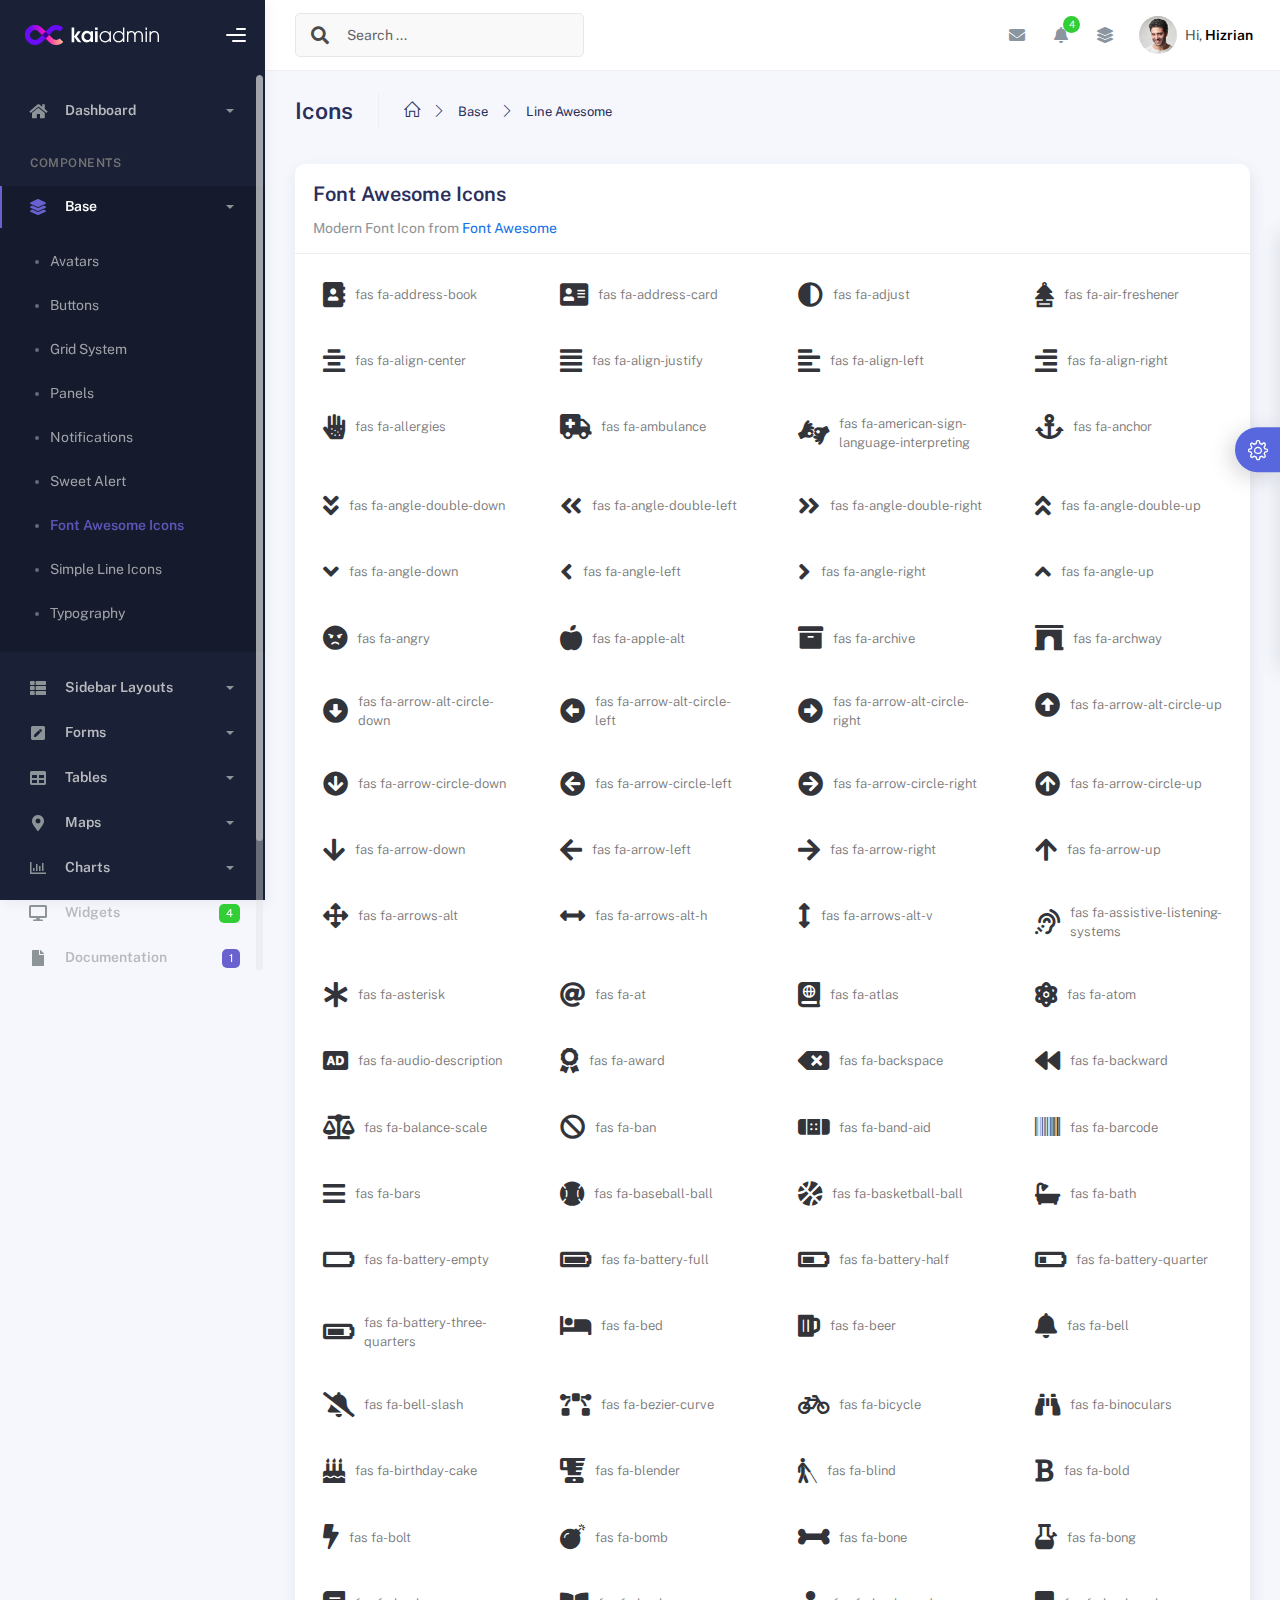
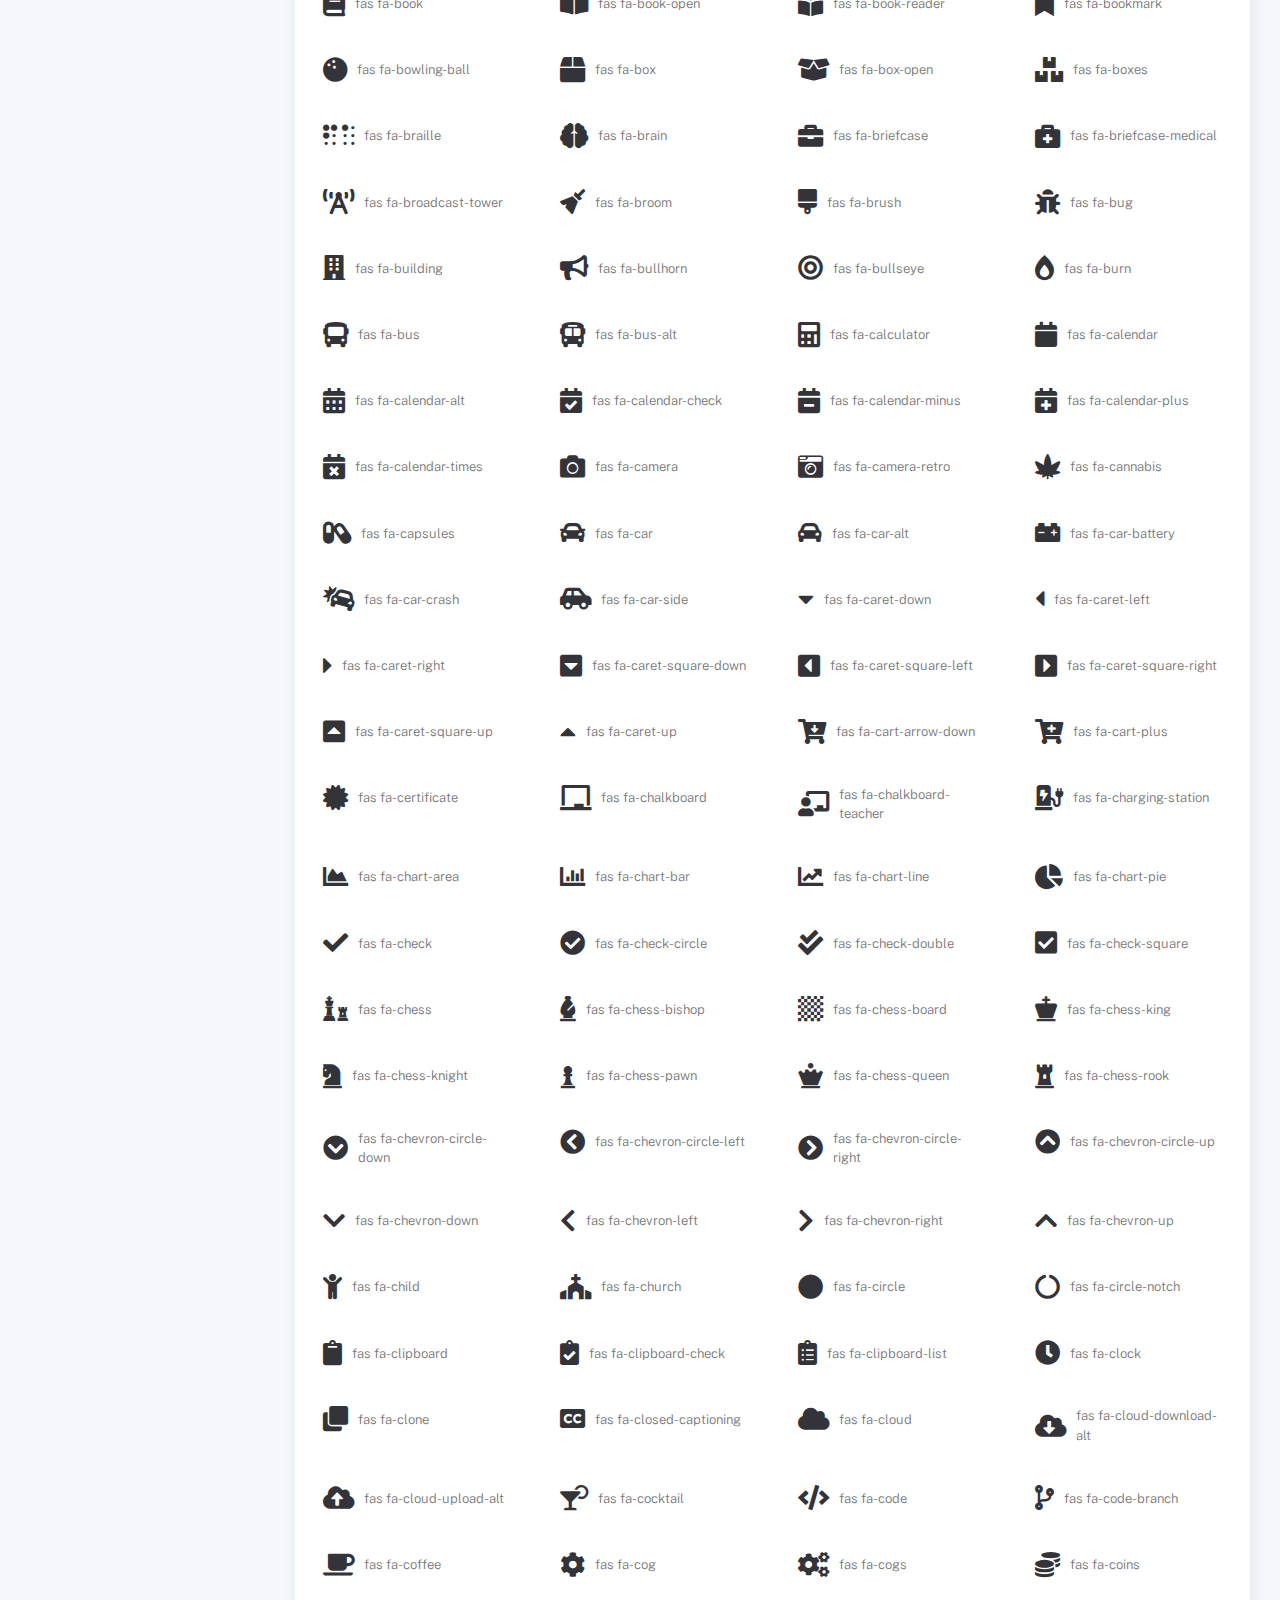
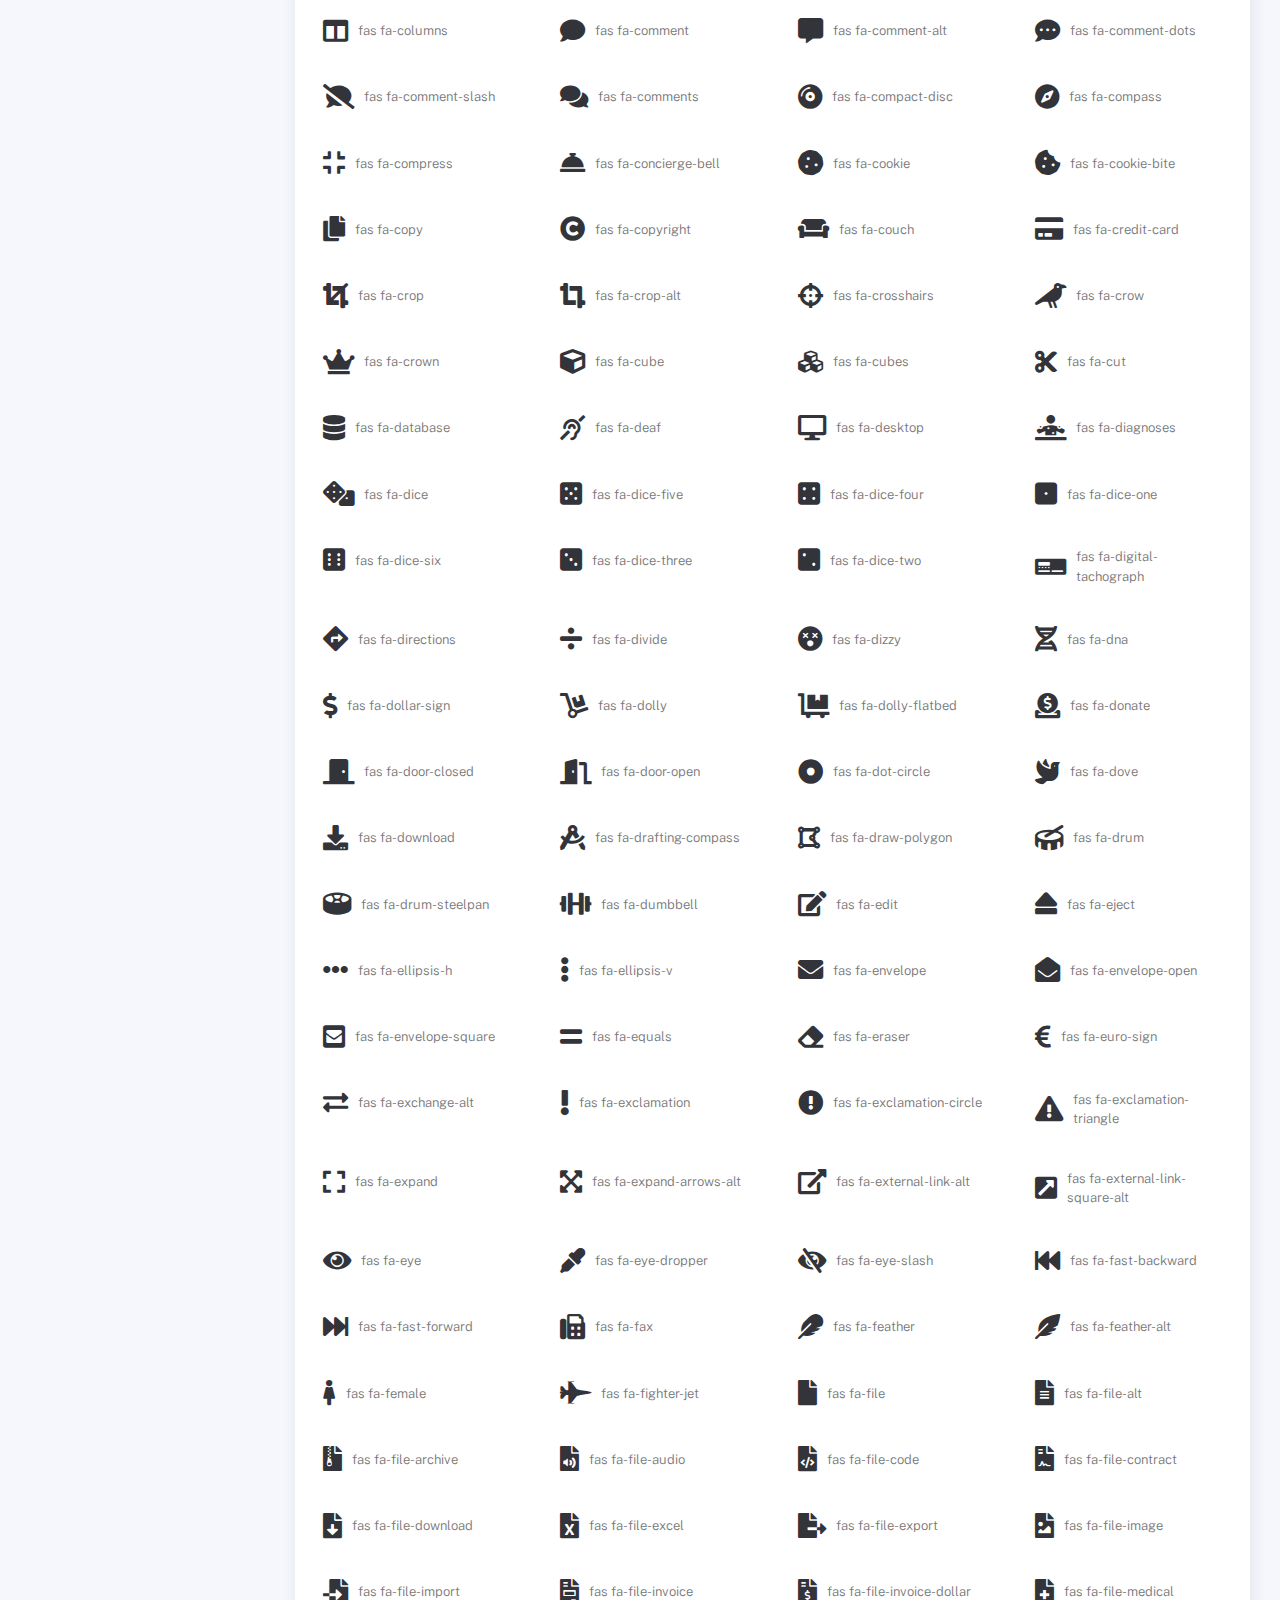
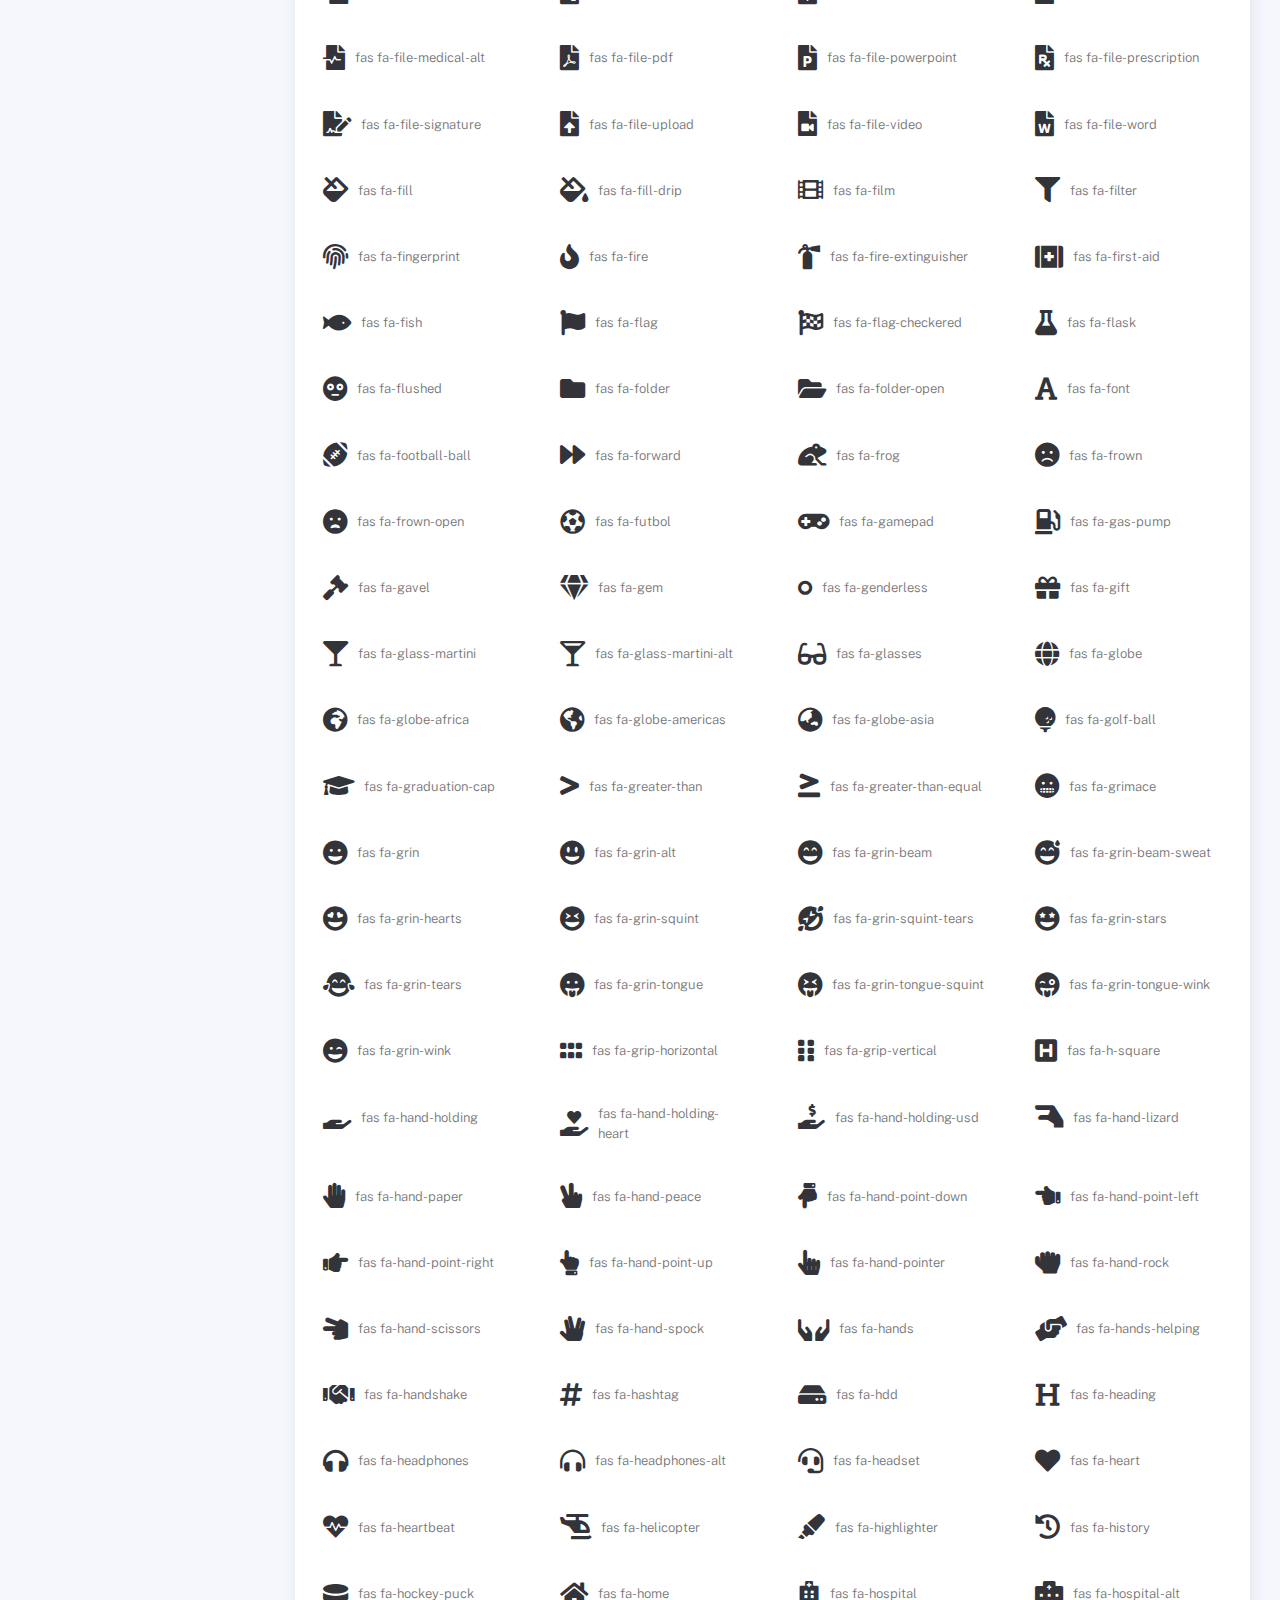
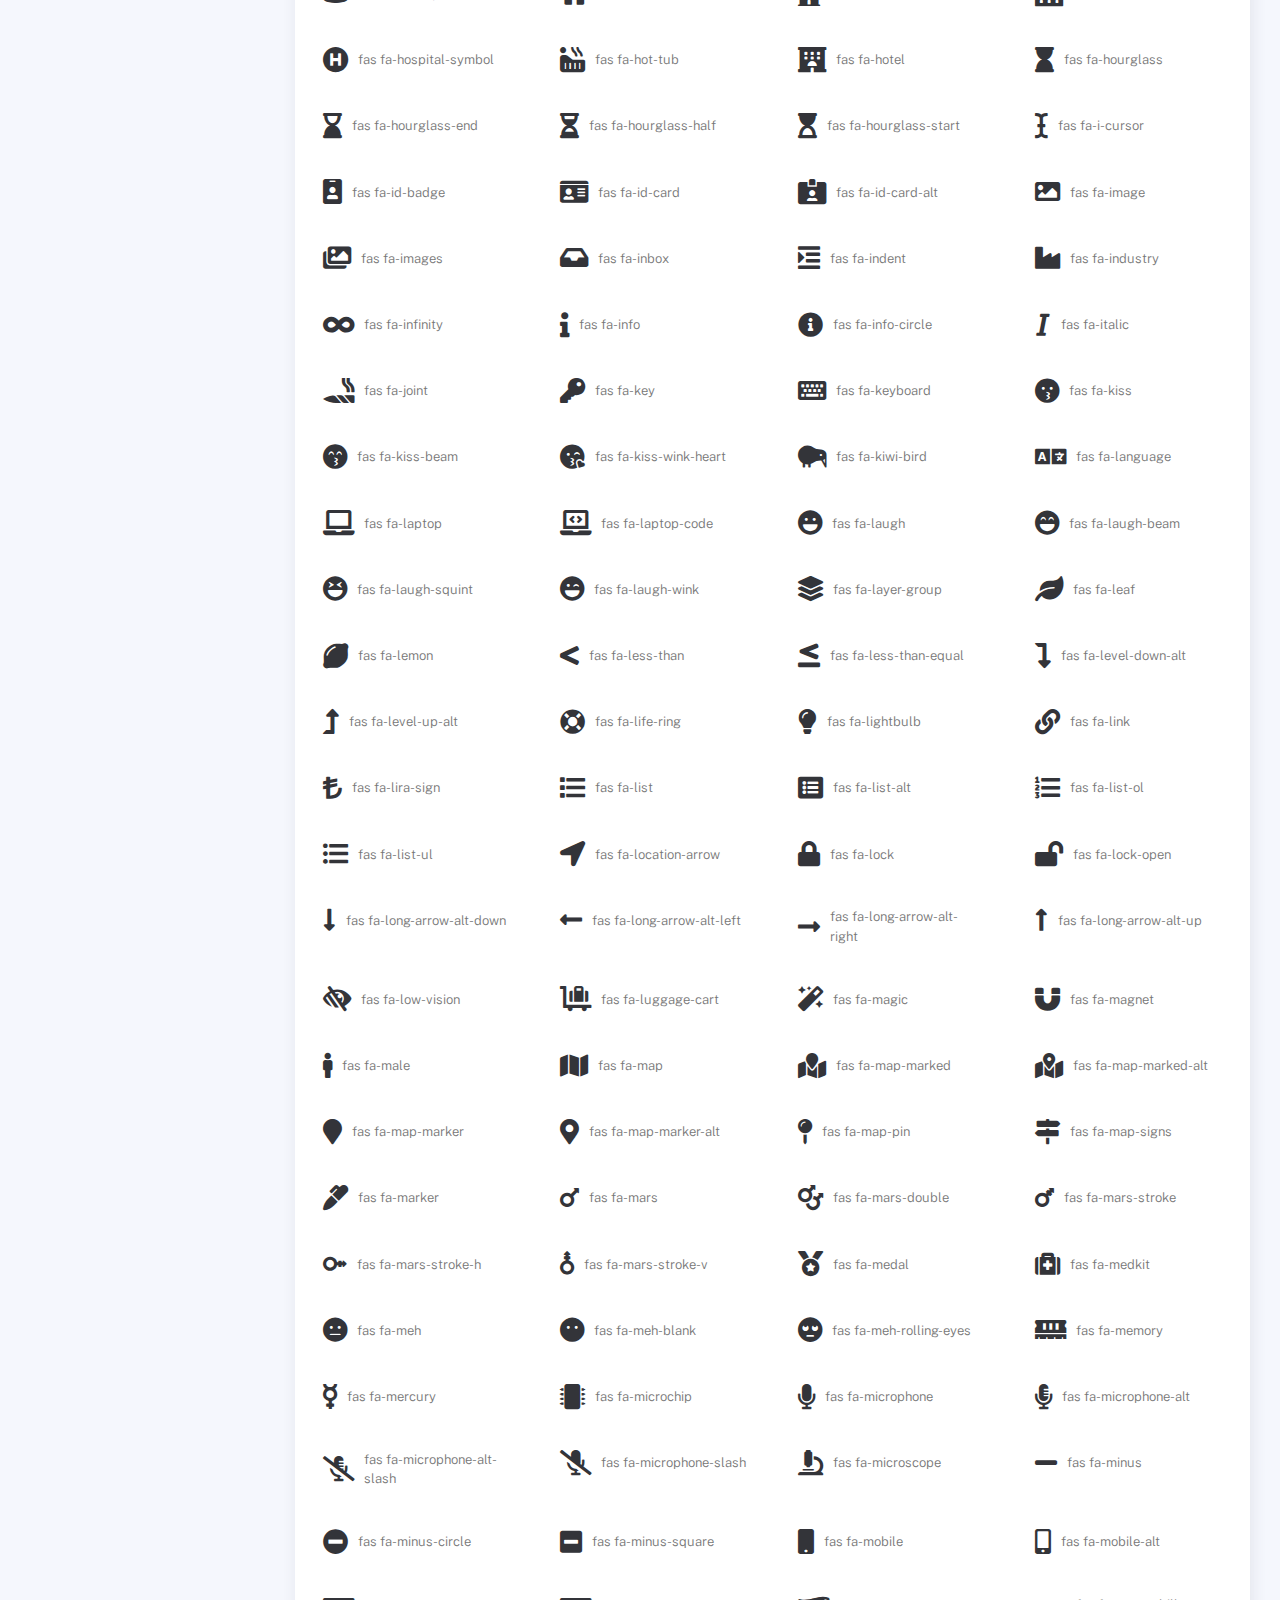
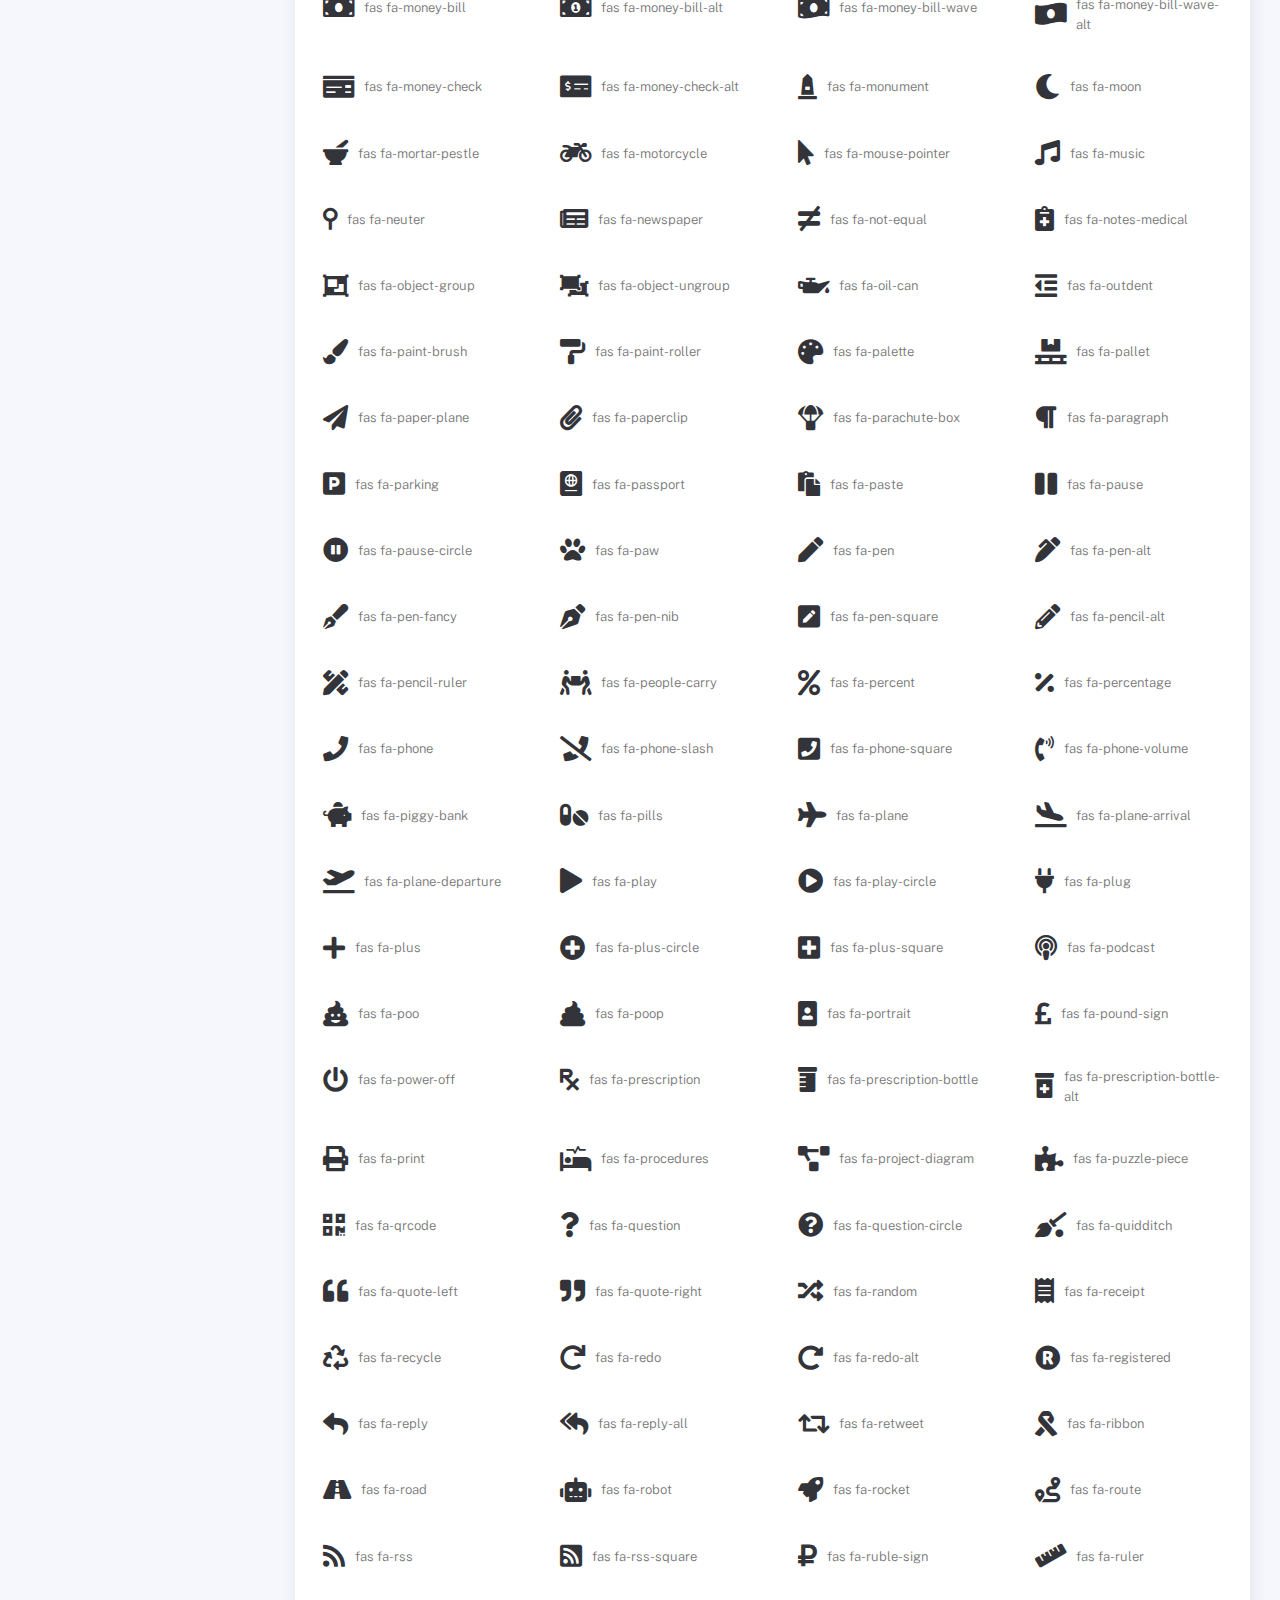
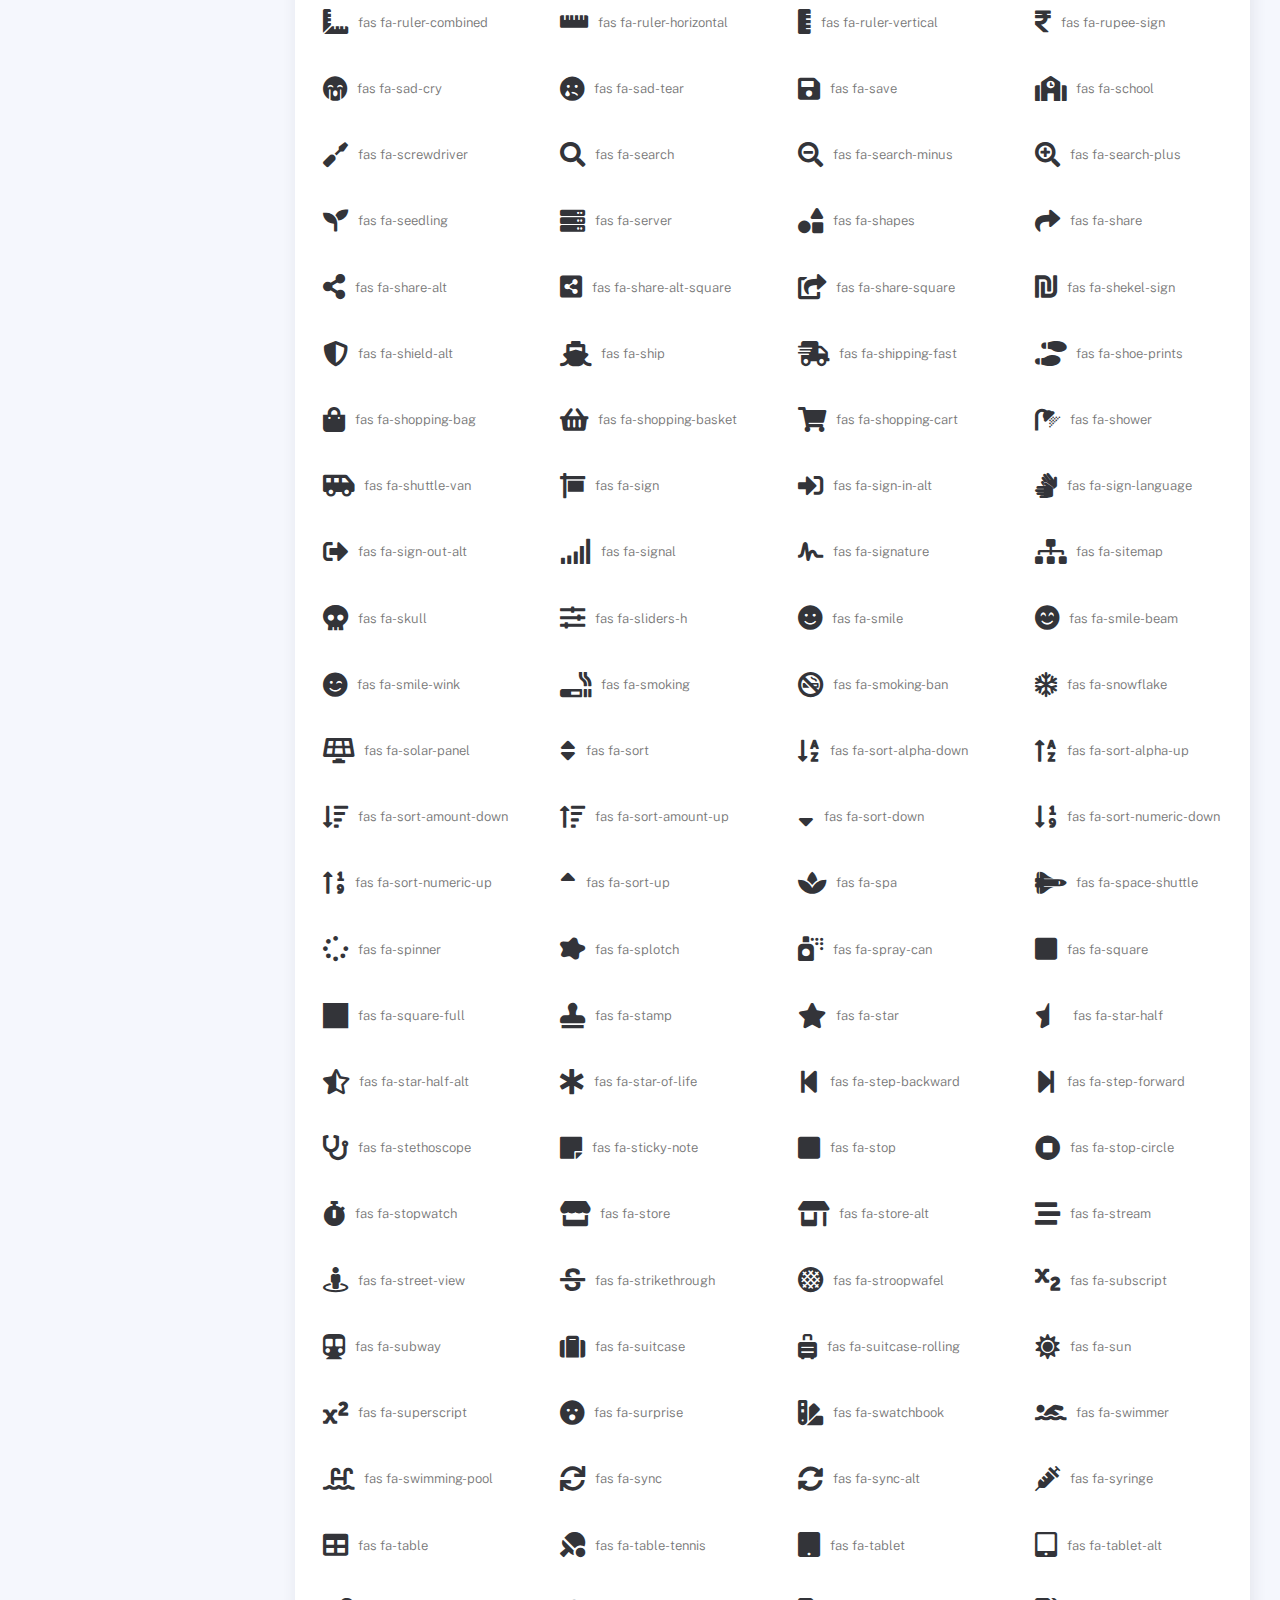
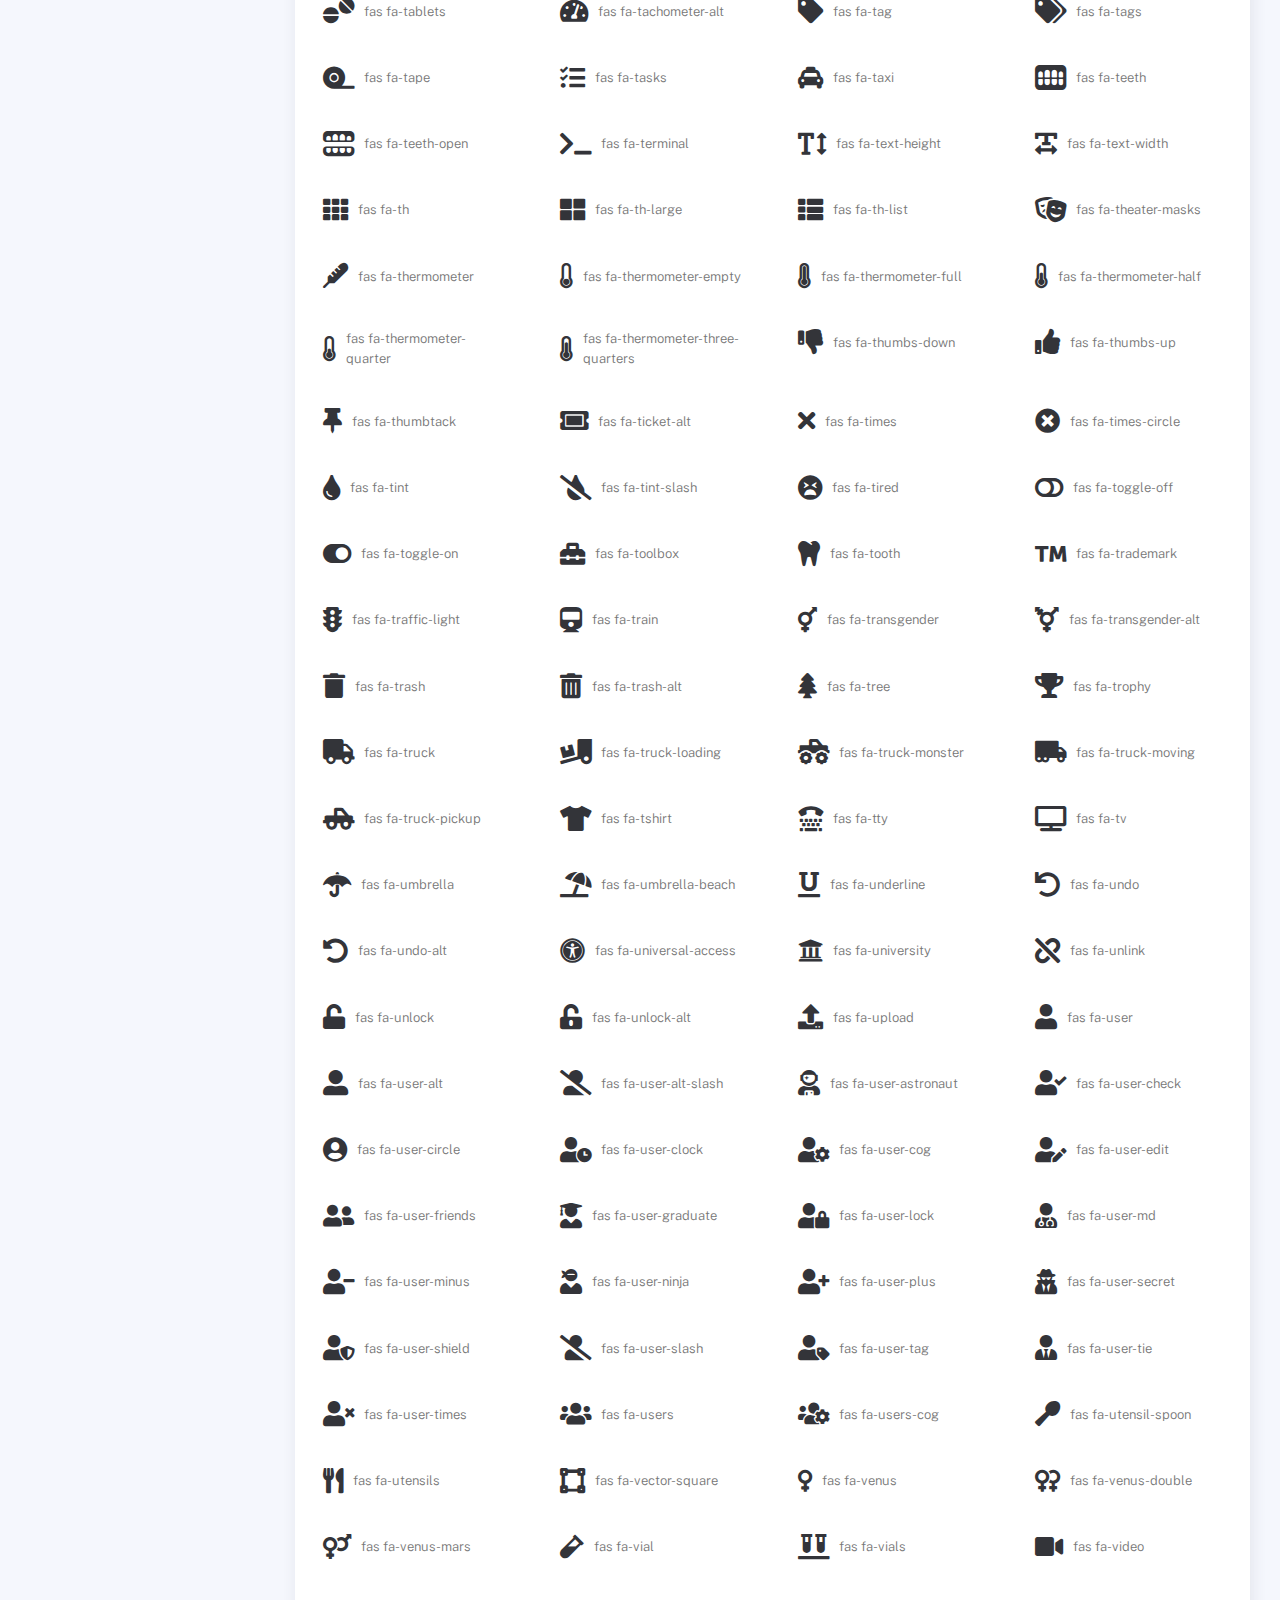
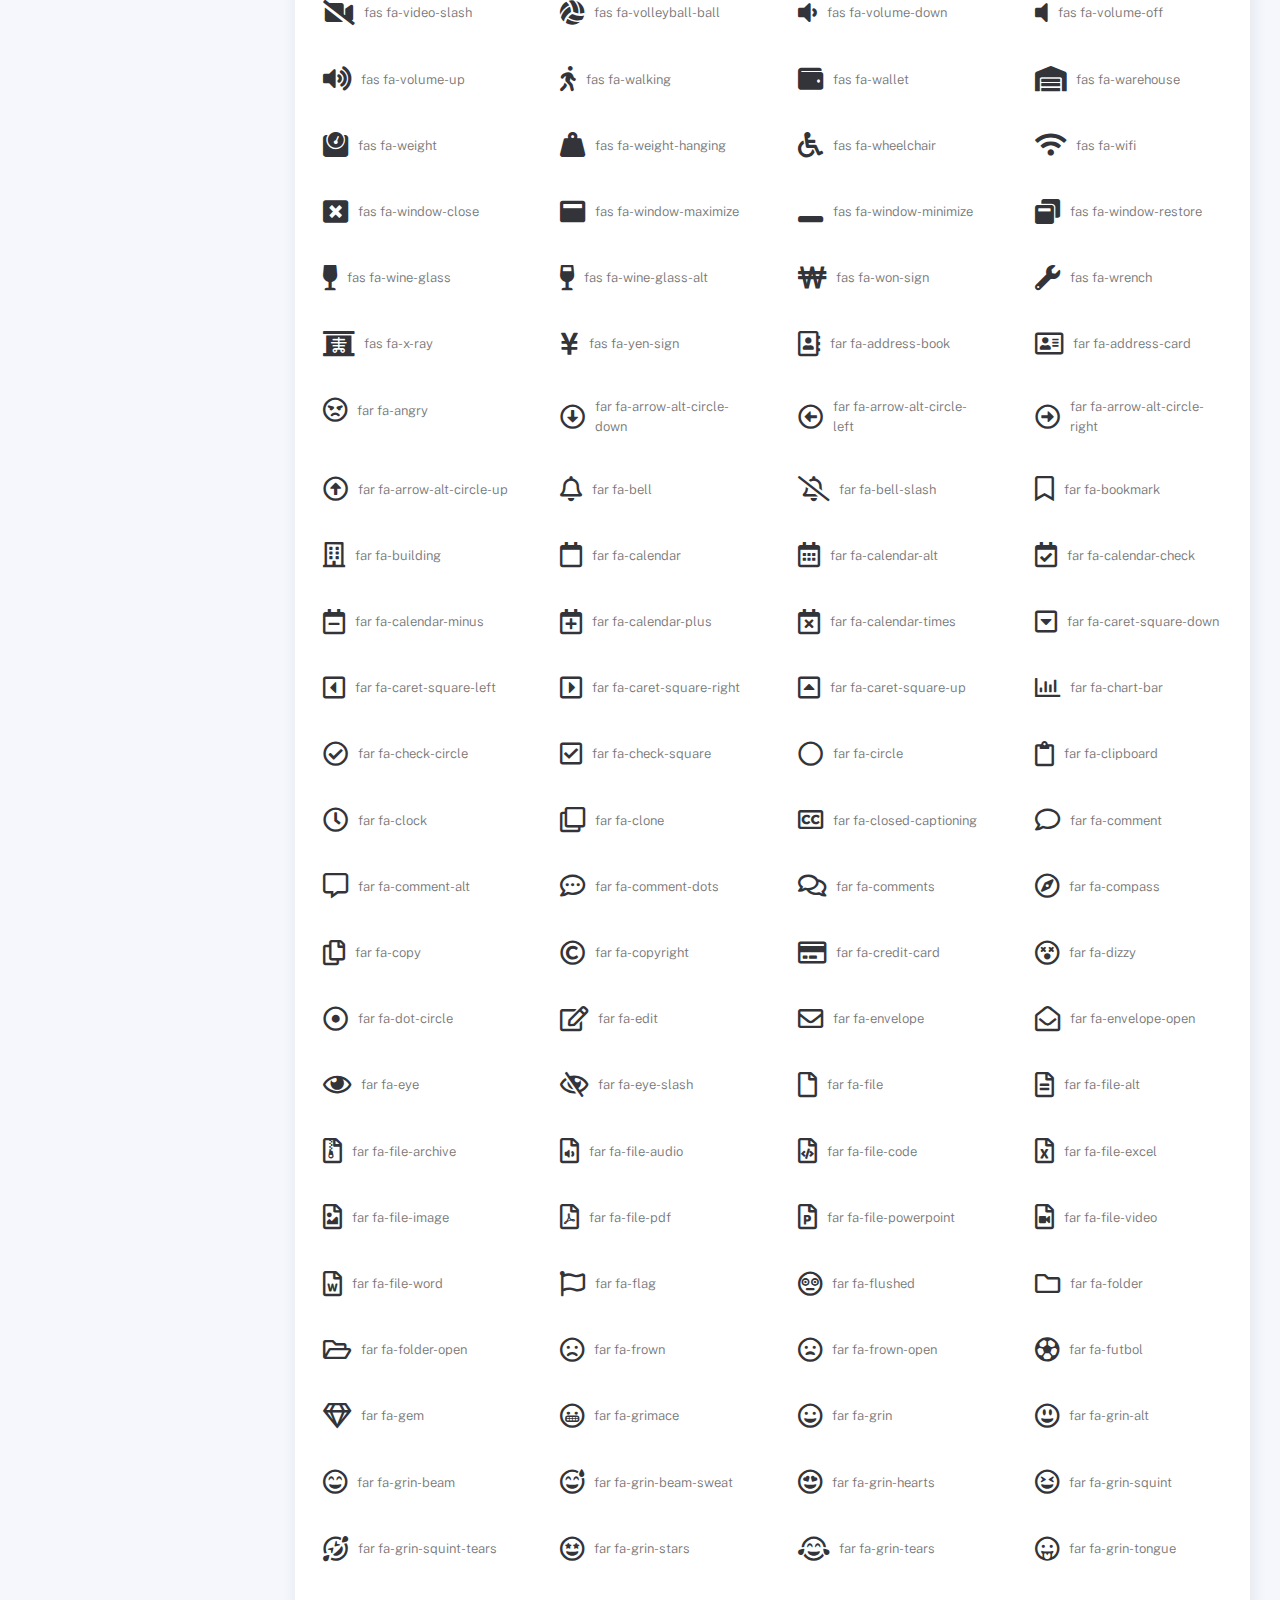
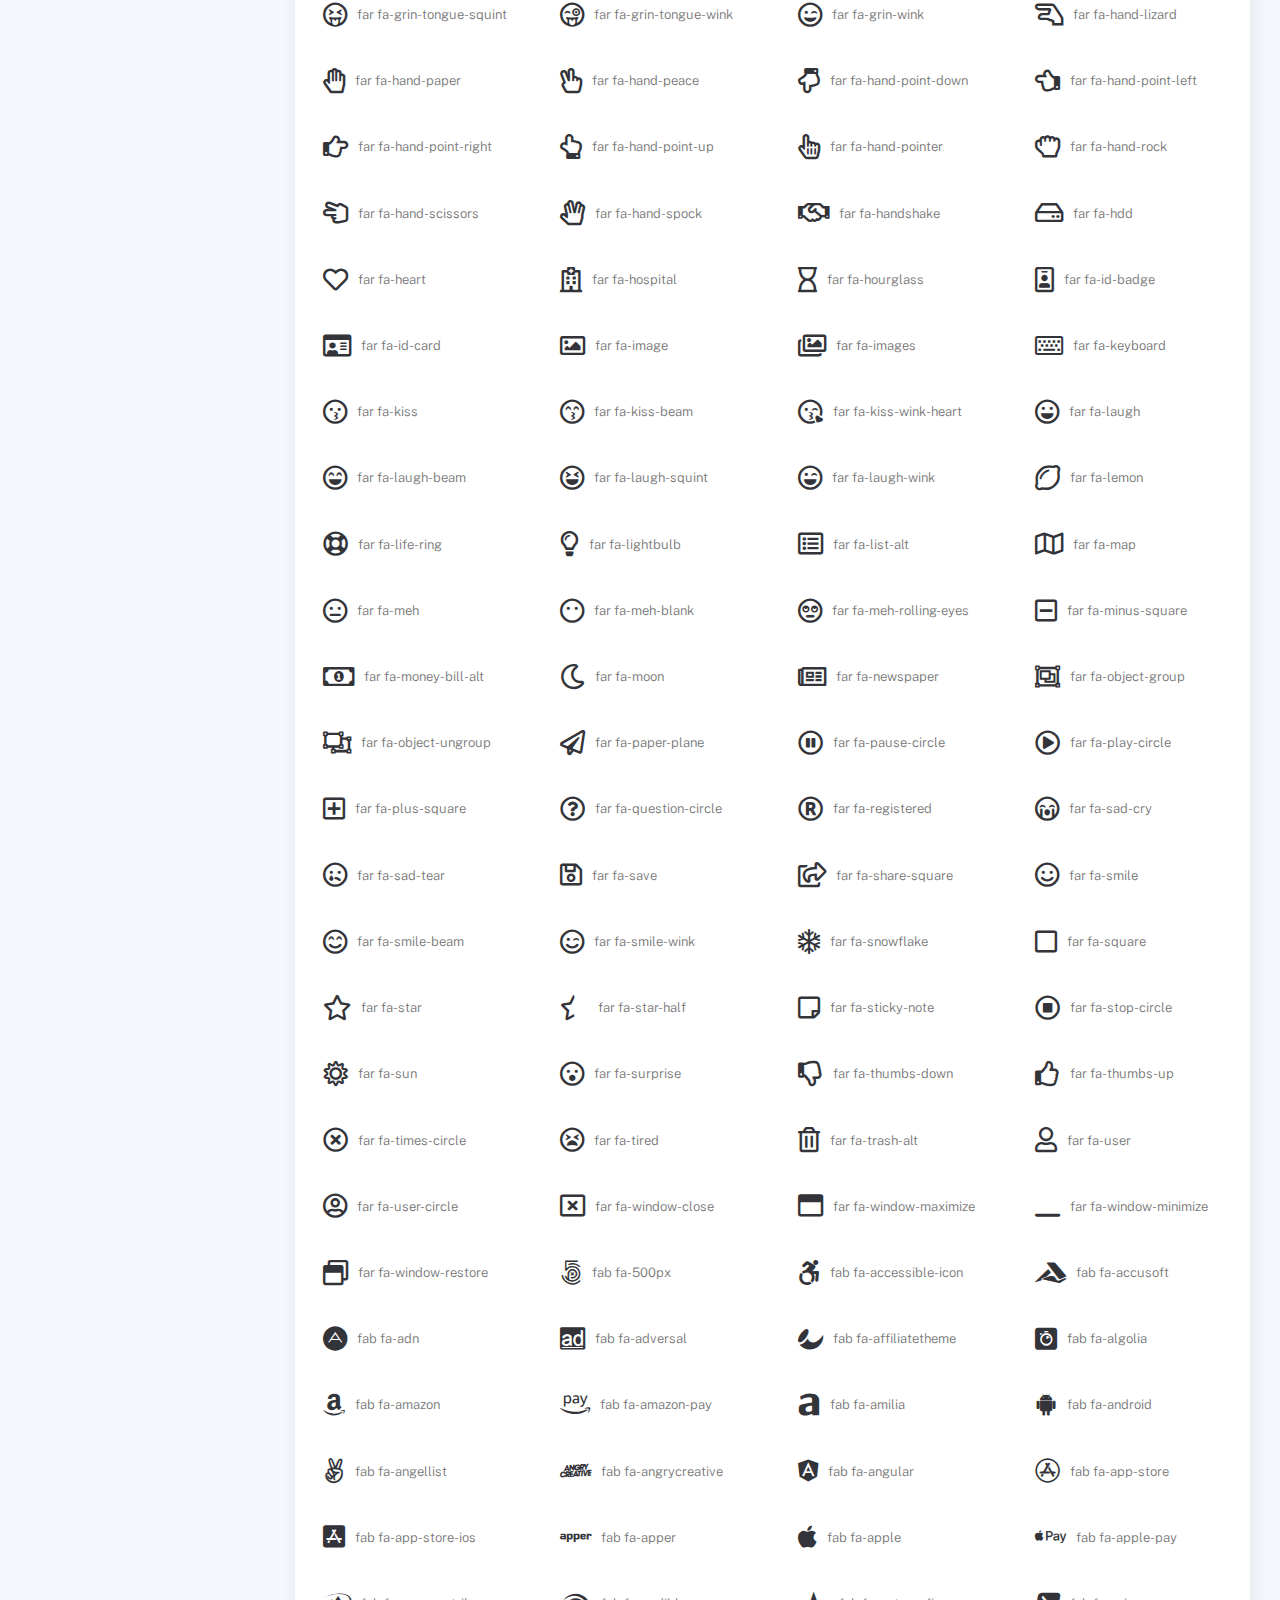
<file: admin/kaiadmin-lite-1.2.0/kaiadmin-lite-1.2.0/components/font-awesome-icons.html>
<!DOCTYPE html>
<html lang="en">
  <head>
    <meta http-equiv="X-UA-Compatible" content="IE=edge" />
    <title>Font Awesome - Kaiadmin Bootstrap 5 Admin Dashboard</title>
    <meta
      content="width=device-width, initial-scale=1.0, shrink-to-fit=no"
      name="viewport"
    />
    <link
      rel="icon"
      href="../assets/img/kaiadmin/favicon.ico"
      type="image/x-icon"
    />

    <!-- Fonts and icons -->
    <script src="../assets/js/plugin/webfont/webfont.min.js"></script>
    <script>
      WebFont.load({
        google: { families: ["Public Sans:300,400,500,600,700"] },
        custom: {
          families: [
            "Font Awesome 5 Solid",
            "Font Awesome 5 Regular",
            "Font Awesome 5 Brands",
            "simple-line-icons",
          ],
          urls: ["../assets/css/fonts.min.css"],
        },
        active: function () {
          sessionStorage.fonts = true;
        },
      });
    </script>

    <!-- CSS Files -->
    <link rel="stylesheet" href="../assets/css/bootstrap.min.css" />
    <link rel="stylesheet" href="../assets/css/plugins.min.css" />
    <link rel="stylesheet" href="../assets/css/kaiadmin.min.css" />

    <!-- CSS Just for demo purpose, don't include it in your project -->
    <link rel="stylesheet" href="../assets/css/demo.css" />
  </head>
  <body>
    <div class="wrapper">
      <!-- Sidebar -->
      <div class="sidebar" data-background-color="dark">
        <div class="sidebar-logo">
          <!-- Logo Header -->
          <div class="logo-header" data-background-color="dark">
            <a href="../index.html" class="logo">
              <img
                src="../assets/img/kaiadmin/logo_light.svg"
                alt="navbar brand"
                class="navbar-brand"
                height="20"
              />
            </a>
            <div class="nav-toggle">
              <button class="btn btn-toggle toggle-sidebar">
                <i class="gg-menu-right"></i>
              </button>
              <button class="btn btn-toggle sidenav-toggler">
                <i class="gg-menu-left"></i>
              </button>
            </div>
            <button class="topbar-toggler more">
              <i class="gg-more-vertical-alt"></i>
            </button>
          </div>
          <!-- End Logo Header -->
        </div>
        <div class="sidebar-wrapper scrollbar scrollbar-inner">
          <div class="sidebar-content">
            <ul class="nav nav-secondary">
              <li class="nav-item">
                <a
                  data-bs-toggle="collapse"
                  href="#dashboard"
                  class="collapsed"
                  aria-expanded="false"
                >
                  <i class="fas fa-home"></i>
                  <p>Dashboard</p>
                  <span class="caret"></span>
                </a>
                <div class="collapse" id="dashboard">
                  <ul class="nav nav-collapse">
                    <li>
                      <a href="../../demo1/index.html">
                        <span class="sub-item">Dashboard 1</span>
                      </a>
                    </li>
                  </ul>
                </div>
              </li>
              <li class="nav-section">
                <span class="sidebar-mini-icon">
                  <i class="fa fa-ellipsis-h"></i>
                </span>
                <h4 class="text-section">Components</h4>
              </li>
              <li class="nav-item active submenu">
                <a data-bs-toggle="collapse" href="#base">
                  <i class="fas fa-layer-group"></i>
                  <p>Base</p>
                  <span class="caret"></span>
                </a>
                <div class="collapse show" id="base">
                  <ul class="nav nav-collapse">
                    <li>
                      <a href="../components/avatars.html">
                        <span class="sub-item">Avatars</span>
                      </a>
                    </li>
                    <li>
                      <a href="../components/buttons.html">
                        <span class="sub-item">Buttons</span>
                      </a>
                    </li>
                    <li>
                      <a href="../components/gridsystem.html">
                        <span class="sub-item">Grid System</span>
                      </a>
                    </li>
                    <li>
                      <a href="../components/panels.html">
                        <span class="sub-item">Panels</span>
                      </a>
                    </li>
                    <li>
                      <a href="../components/notifications.html">
                        <span class="sub-item">Notifications</span>
                      </a>
                    </li>
                    <li>
                      <a href="../components/sweetalert.html">
                        <span class="sub-item">Sweet Alert</span>
                      </a>
                    </li>
                    <li class="active">
                      <a href="../components/font-awesome-icons.html">
                        <span class="sub-item">Font Awesome Icons</span>
                      </a>
                    </li>
                    <li>
                      <a href="../components/simple-line-icons.html">
                        <span class="sub-item">Simple Line Icons</span>
                      </a>
                    </li>
                    <li>
                      <a href="../components/typography.html">
                        <span class="sub-item">Typography</span>
                      </a>
                    </li>
                  </ul>
                </div>
              </li>
              <li class="nav-item">
                <a data-bs-toggle="collapse" href="#sidebarLayouts">
                  <i class="fas fa-th-list"></i>
                  <p>Sidebar Layouts</p>
                  <span class="caret"></span>
                </a>
                <div class="collapse" id="sidebarLayouts">
                  <ul class="nav nav-collapse">
                    <li>
                      <a href="../sidebar-style-2.html">
                        <span class="sub-item">Sidebar Style 2</span>
                      </a>
                    </li>
                    <li>
                      <a href="../icon-menu.html">
                        <span class="sub-item">Icon Menu</span>
                      </a>
                    </li>
                  </ul>
                </div>
              </li>
              <li class="nav-item">
                <a data-bs-toggle="collapse" href="#forms">
                  <i class="fas fa-pen-square"></i>
                  <p>Forms</p>
                  <span class="caret"></span>
                </a>
                <div class="collapse" id="forms">
                  <ul class="nav nav-collapse">
                    <li>
                      <a href="../forms/forms.html">
                        <span class="sub-item">Basic Form</span>
                      </a>
                    </li>
                  </ul>
                </div>
              </li>
              <li class="nav-item">
                <a data-bs-toggle="collapse" href="#tables">
                  <i class="fas fa-table"></i>
                  <p>Tables</p>
                  <span class="caret"></span>
                </a>
                <div class="collapse" id="tables">
                  <ul class="nav nav-collapse">
                    <li>
                      <a href="../tables/tables.html">
                        <span class="sub-item">Basic Table</span>
                      </a>
                    </li>
                    <li>
                      <a href="../tables/datatables.html">
                        <span class="sub-item">Datatables</span>
                      </a>
                    </li>
                  </ul>
                </div>
              </li>
              <li class="nav-item">
                <a data-bs-toggle="collapse" href="#maps">
                  <i class="fas fa-map-marker-alt"></i>
                  <p>Maps</p>
                  <span class="caret"></span>
                </a>
                <div class="collapse" id="maps">
                  <ul class="nav nav-collapse">
                    <li>
                      <a href="../maps/googlemaps.html">
                        <span class="sub-item">Google Maps</span>
                      </a>
                    </li>
                    <li>
                      <a href="../maps/jsvectormap.html">
                        <span class="sub-item">Jsvectormap</span>
                      </a>
                    </li>
                  </ul>
                </div>
              </li>
              <li class="nav-item">
                <a data-bs-toggle="collapse" href="#charts">
                  <i class="far fa-chart-bar"></i>
                  <p>Charts</p>
                  <span class="caret"></span>
                </a>
                <div class="collapse" id="charts">
                  <ul class="nav nav-collapse">
                    <li>
                      <a href="../charts/charts.html">
                        <span class="sub-item">Chart Js</span>
                      </a>
                    </li>
                    <li>
                      <a href="../charts/sparkline.html">
                        <span class="sub-item">Sparkline</span>
                      </a>
                    </li>
                  </ul>
                </div>
              </li>
              <li class="nav-item">
                <a href="../widgets.html">
                  <i class="fas fa-desktop"></i>
                  <p>Widgets</p>
                  <span class="badge badge-success">4</span>
                </a>
              </li>
              <li class="nav-item">
                <a href="../../../documentation/index.html">
                  <i class="fas fa-file"></i>
                  <p>Documentation</p>
                  <span class="badge badge-secondary">1</span>
                </a>
              </li>
              <li class="nav-item">
                <a data-bs-toggle="collapse" href="#submenu">
                  <i class="fas fa-bars"></i>
                  <p>Menu Levels</p>
                  <span class="caret"></span>
                </a>
                <div class="collapse" id="submenu">
                  <ul class="nav nav-collapse">
                    <li>
                      <a data-bs-toggle="collapse" href="#subnav1">
                        <span class="sub-item">Level 1</span>
                        <span class="caret"></span>
                      </a>
                      <div class="collapse" id="subnav1">
                        <ul class="nav nav-collapse subnav">
                          <li>
                            <a href="#">
                              <span class="sub-item">Level 2</span>
                            </a>
                          </li>
                          <li>
                            <a href="#">
                              <span class="sub-item">Level 2</span>
                            </a>
                          </li>
                        </ul>
                      </div>
                    </li>
                    <li>
                      <a data-bs-toggle="collapse" href="#subnav2">
                        <span class="sub-item">Level 1</span>
                        <span class="caret"></span>
                      </a>
                      <div class="collapse" id="subnav2">
                        <ul class="nav nav-collapse subnav">
                          <li>
                            <a href="#">
                              <span class="sub-item">Level 2</span>
                            </a>
                          </li>
                        </ul>
                      </div>
                    </li>
                    <li>
                      <a href="#">
                        <span class="sub-item">Level 1</span>
                      </a>
                    </li>
                  </ul>
                </div>
              </li>
            </ul>
          </div>
        </div>
      </div>
      <!-- End Sidebar -->

      <div class="main-panel">
        <div class="main-header">
          <div class="main-header-logo">
            <!-- Logo Header -->
            <div class="logo-header" data-background-color="dark">
              <a href="../index.html" class="logo">
                <img
                  src="../assets/img/kaiadmin/logo_light.svg"
                  alt="navbar brand"
                  class="navbar-brand"
                  height="20"
                />
              </a>
              <div class="nav-toggle">
                <button class="btn btn-toggle toggle-sidebar">
                  <i class="gg-menu-right"></i>
                </button>
                <button class="btn btn-toggle sidenav-toggler">
                  <i class="gg-menu-left"></i>
                </button>
              </div>
              <button class="topbar-toggler more">
                <i class="gg-more-vertical-alt"></i>
              </button>
            </div>
            <!-- End Logo Header -->
          </div>
          <!-- Navbar Header -->
          <nav
            class="navbar navbar-header navbar-header-transparent navbar-expand-lg border-bottom"
          >
            <div class="container-fluid">
              <nav
                class="navbar navbar-header-left navbar-expand-lg navbar-form nav-search p-0 d-none d-lg-flex"
              >
                <div class="input-group">
                  <div class="input-group-prepend">
                    <button type="submit" class="btn btn-search pe-1">
                      <i class="fa fa-search search-icon"></i>
                    </button>
                  </div>
                  <input
                    type="text"
                    placeholder="Search ..."
                    class="form-control"
                  />
                </div>
              </nav>

              <ul class="navbar-nav topbar-nav ms-md-auto align-items-center">
                <li
                  class="nav-item topbar-icon dropdown hidden-caret d-flex d-lg-none"
                >
                  <a
                    class="nav-link dropdown-toggle"
                    data-bs-toggle="dropdown"
                    href="#"
                    role="button"
                    aria-expanded="false"
                    aria-haspopup="true"
                  >
                    <i class="fa fa-search"></i>
                  </a>
                  <ul class="dropdown-menu dropdown-search animated fadeIn">
                    <form class="navbar-left navbar-form nav-search">
                      <div class="input-group">
                        <input
                          type="text"
                          placeholder="Search ..."
                          class="form-control"
                        />
                      </div>
                    </form>
                  </ul>
                </li>
                <li class="nav-item topbar-icon dropdown hidden-caret">
                  <a
                    class="nav-link dropdown-toggle"
                    href="#"
                    id="messageDropdown"
                    role="button"
                    data-bs-toggle="dropdown"
                    aria-haspopup="true"
                    aria-expanded="false"
                  >
                    <i class="fa fa-envelope"></i>
                  </a>
                  <ul
                    class="dropdown-menu messages-notif-box animated fadeIn"
                    aria-labelledby="messageDropdown"
                  >
                    <li>
                      <div
                        class="dropdown-title d-flex justify-content-between align-items-center"
                      >
                        Messages
                        <a href="#" class="small">Mark all as read</a>
                      </div>
                    </li>
                    <li>
                      <div class="message-notif-scroll scrollbar-outer">
                        <div class="notif-center">
                          <a href="#">
                            <div class="notif-img">
                              <img
                                src="../assets/img/jm_denis.jpg"
                                alt="Img Profile"
                              />
                            </div>
                            <div class="notif-content">
                              <span class="subject">Jimmy Denis</span>
                              <span class="block"> How are you ? </span>
                              <span class="time">5 minutes ago</span>
                            </div>
                          </a>
                          <a href="#">
                            <div class="notif-img">
                              <img
                                src="../assets/img/chadengle.jpg"
                                alt="Img Profile"
                              />
                            </div>
                            <div class="notif-content">
                              <span class="subject">Chad</span>
                              <span class="block"> Ok, Thanks ! </span>
                              <span class="time">12 minutes ago</span>
                            </div>
                          </a>
                          <a href="#">
                            <div class="notif-img">
                              <img
                                src="../assets/img/mlane.jpg"
                                alt="Img Profile"
                              />
                            </div>
                            <div class="notif-content">
                              <span class="subject">Jhon Doe</span>
                              <span class="block">
                                Ready for the meeting today...
                              </span>
                              <span class="time">12 minutes ago</span>
                            </div>
                          </a>
                          <a href="#">
                            <div class="notif-img">
                              <img
                                src="../assets/img/talha.jpg"
                                alt="Img Profile"
                              />
                            </div>
                            <div class="notif-content">
                              <span class="subject">Talha</span>
                              <span class="block"> Hi, Apa Kabar ? </span>
                              <span class="time">17 minutes ago</span>
                            </div>
                          </a>
                        </div>
                      </div>
                    </li>
                    <li>
                      <a class="see-all" href="javascript:void(0);"
                        >See all messages<i class="fa fa-angle-right"></i>
                      </a>
                    </li>
                  </ul>
                </li>
                <li class="nav-item topbar-icon dropdown hidden-caret">
                  <a
                    class="nav-link dropdown-toggle"
                    href="#"
                    id="notifDropdown"
                    role="button"
                    data-bs-toggle="dropdown"
                    aria-haspopup="true"
                    aria-expanded="false"
                  >
                    <i class="fa fa-bell"></i>
                    <span class="notification">4</span>
                  </a>
                  <ul
                    class="dropdown-menu notif-box animated fadeIn"
                    aria-labelledby="notifDropdown"
                  >
                    <li>
                      <div class="dropdown-title">
                        You have 4 new notification
                      </div>
                    </li>
                    <li>
                      <div class="notif-scroll scrollbar-outer">
                        <div class="notif-center">
                          <a href="#">
                            <div class="notif-icon notif-primary">
                              <i class="fa fa-user-plus"></i>
                            </div>
                            <div class="notif-content">
                              <span class="block"> New user registered </span>
                              <span class="time">5 minutes ago</span>
                            </div>
                          </a>
                          <a href="#">
                            <div class="notif-icon notif-success">
                              <i class="fa fa-comment"></i>
                            </div>
                            <div class="notif-content">
                              <span class="block">
                                Rahmad commented on Admin
                              </span>
                              <span class="time">12 minutes ago</span>
                            </div>
                          </a>
                          <a href="#">
                            <div class="notif-img">
                              <img
                                src="../assets/img/profile2.jpg"
                                alt="Img Profile"
                              />
                            </div>
                            <div class="notif-content">
                              <span class="block">
                                Reza send messages to you
                              </span>
                              <span class="time">12 minutes ago</span>
                            </div>
                          </a>
                          <a href="#">
                            <div class="notif-icon notif-danger">
                              <i class="fa fa-heart"></i>
                            </div>
                            <div class="notif-content">
                              <span class="block"> Farrah liked Admin </span>
                              <span class="time">17 minutes ago</span>
                            </div>
                          </a>
                        </div>
                      </div>
                    </li>
                    <li>
                      <a class="see-all" href="javascript:void(0);"
                        >See all notifications<i class="fa fa-angle-right"></i>
                      </a>
                    </li>
                  </ul>
                </li>
                <li class="nav-item topbar-icon dropdown hidden-caret">
                  <a
                    class="nav-link"
                    data-bs-toggle="dropdown"
                    href="#"
                    aria-expanded="false"
                  >
                    <i class="fas fa-layer-group"></i>
                  </a>
                  <div class="dropdown-menu quick-actions animated fadeIn">
                    <div class="quick-actions-header">
                      <span class="title mb-1">Quick Actions</span>
                      <span class="subtitle op-7">Shortcuts</span>
                    </div>
                    <div class="quick-actions-scroll scrollbar-outer">
                      <div class="quick-actions-items">
                        <div class="row m-0">
                          <a class="col-6 col-md-4 p-0" href="#">
                            <div class="quick-actions-item">
                              <div class="avatar-item bg-danger rounded-circle">
                                <i class="far fa-calendar-alt"></i>
                              </div>
                              <span class="text">Calendar</span>
                            </div>
                          </a>
                          <a class="col-6 col-md-4 p-0" href="#">
                            <div class="quick-actions-item">
                              <div
                                class="avatar-item bg-warning rounded-circle"
                              >
                                <i class="fas fa-map"></i>
                              </div>
                              <span class="text">Maps</span>
                            </div>
                          </a>
                          <a class="col-6 col-md-4 p-0" href="#">
                            <div class="quick-actions-item">
                              <div class="avatar-item bg-info rounded-circle">
                                <i class="fas fa-file-excel"></i>
                              </div>
                              <span class="text">Reports</span>
                            </div>
                          </a>
                          <a class="col-6 col-md-4 p-0" href="#">
                            <div class="quick-actions-item">
                              <div
                                class="avatar-item bg-success rounded-circle"
                              >
                                <i class="fas fa-envelope"></i>
                              </div>
                              <span class="text">Emails</span>
                            </div>
                          </a>
                          <a class="col-6 col-md-4 p-0" href="#">
                            <div class="quick-actions-item">
                              <div
                                class="avatar-item bg-primary rounded-circle"
                              >
                                <i class="fas fa-file-invoice-dollar"></i>
                              </div>
                              <span class="text">Invoice</span>
                            </div>
                          </a>
                          <a class="col-6 col-md-4 p-0" href="#">
                            <div class="quick-actions-item">
                              <div
                                class="avatar-item bg-secondary rounded-circle"
                              >
                                <i class="fas fa-credit-card"></i>
                              </div>
                              <span class="text">Payments</span>
                            </div>
                          </a>
                        </div>
                      </div>
                    </div>
                  </div>
                </li>

                <li class="nav-item topbar-user dropdown hidden-caret">
                  <a
                    class="dropdown-toggle profile-pic"
                    data-bs-toggle="dropdown"
                    href="#"
                    aria-expanded="false"
                  >
                    <div class="avatar-sm">
                      <img
                        src="../assets/img/profile.jpg"
                        alt="..."
                        class="avatar-img rounded-circle"
                      />
                    </div>
                    <span class="profile-username">
                      <span class="op-7">Hi,</span>
                      <span class="fw-bold">Hizrian</span>
                    </span>
                  </a>
                  <ul class="dropdown-menu dropdown-user animated fadeIn">
                    <div class="dropdown-user-scroll scrollbar-outer">
                      <li>
                        <div class="user-box">
                          <div class="avatar-lg">
                            <img
                              src="../assets/img/profile.jpg"
                              alt="image profile"
                              class="avatar-img rounded"
                            />
                          </div>
                          <div class="u-text">
                            <h4>Hizrian</h4>
                            <p class="text-muted">hello@example.com</p>
                            <a
                              href="profile.html"
                              class="btn btn-xs btn-secondary btn-sm"
                              >View Profile</a
                            >
                          </div>
                        </div>
                      </li>
                      <li>
                        <div class="dropdown-divider"></div>
                        <a class="dropdown-item" href="#">My Profile</a>
                        <a class="dropdown-item" href="#">My Balance</a>
                        <a class="dropdown-item" href="#">Inbox</a>
                        <div class="dropdown-divider"></div>
                        <a class="dropdown-item" href="#">Account Setting</a>
                        <div class="dropdown-divider"></div>
                        <a class="dropdown-item" href="#">Logout</a>
                      </li>
                    </div>
                  </ul>
                </li>
              </ul>
            </div>
          </nav>
          <!-- End Navbar -->
        </div>

        <div class="container">
          <div class="page-inner">
            <div class="page-header">
              <h3 class="fw-bold mb-3">Icons</h3>
              <ul class="breadcrumbs mb-3">
                <li class="nav-home">
                  <a href="#">
                    <i class="icon-home"></i>
                  </a>
                </li>
                <li class="separator">
                  <i class="icon-arrow-right"></i>
                </li>
                <li class="nav-item">
                  <a href="#">Base</a>
                </li>
                <li class="separator">
                  <i class="icon-arrow-right"></i>
                </li>
                <li class="nav-item">
                  <a href="#">Line Awesome</a>
                </li>
              </ul>
            </div>
            <div class="row">
              <div class="col-md-12">
                <div class="card">
                  <div class="card-header">
                    <div class="card-title">Font Awesome Icons</div>
                    <div class="card-category">
                      Modern Font Icon from
                      <a class="link" href="https://fontawesome.com"
                        >Font Awesome</a
                      >
                    </div>
                  </div>
                  <div class="card-body">
                    <div id="row-demo-icon" class="row"></div>
                  </div>
                </div>
              </div>
            </div>
          </div>
        </div>

        <footer class="footer">
          <div class="container-fluid d-flex justify-content-between">
            <nav class="pull-left">
              <ul class="nav">
                <li class="nav-item">
                  <a class="nav-link" href="http://www.themekita.com">
                    ThemeKita
                  </a>
                </li>
                <li class="nav-item">
                  <a class="nav-link" href="#"> Help </a>
                </li>
                <li class="nav-item">
                  <a class="nav-link" href="#"> Licenses </a>
                </li>
              </ul>
            </nav>
            <div class="copyright">
              2024, made with <i class="fa fa-heart heart text-danger"></i> by
              <a href="http://www.themekita.com">ThemeKita</a>
            </div>
            <div>
              Distributed by
              <a target="_blank" href="https://themewagon.com/">ThemeWagon</a>.
            </div>
          </div>
        </footer>
      </div>

      <!-- Custom template | don't include it in your project! -->
      <div class="custom-template">
        <div class="title">Settings</div>
        <div class="custom-content">
          <div class="switcher">
            <div class="switch-block">
              <h4>Logo Header</h4>
              <div class="btnSwitch">
                <button
                  type="button"
                  class="selected changeLogoHeaderColor"
                  data-color="dark"
                ></button>
                <button
                  type="button"
                  class="selected changeLogoHeaderColor"
                  data-color="blue"
                ></button>
                <button
                  type="button"
                  class="changeLogoHeaderColor"
                  data-color="purple"
                ></button>
                <button
                  type="button"
                  class="changeLogoHeaderColor"
                  data-color="light-blue"
                ></button>
                <button
                  type="button"
                  class="changeLogoHeaderColor"
                  data-color="green"
                ></button>
                <button
                  type="button"
                  class="changeLogoHeaderColor"
                  data-color="orange"
                ></button>
                <button
                  type="button"
                  class="changeLogoHeaderColor"
                  data-color="red"
                ></button>
                <button
                  type="button"
                  class="changeLogoHeaderColor"
                  data-color="white"
                ></button>
                <br />
                <button
                  type="button"
                  class="changeLogoHeaderColor"
                  data-color="dark2"
                ></button>
                <button
                  type="button"
                  class="changeLogoHeaderColor"
                  data-color="blue2"
                ></button>
                <button
                  type="button"
                  class="changeLogoHeaderColor"
                  data-color="purple2"
                ></button>
                <button
                  type="button"
                  class="changeLogoHeaderColor"
                  data-color="light-blue2"
                ></button>
                <button
                  type="button"
                  class="changeLogoHeaderColor"
                  data-color="green2"
                ></button>
                <button
                  type="button"
                  class="changeLogoHeaderColor"
                  data-color="orange2"
                ></button>
                <button
                  type="button"
                  class="changeLogoHeaderColor"
                  data-color="red2"
                ></button>
              </div>
            </div>
            <div class="switch-block">
              <h4>Navbar Header</h4>
              <div class="btnSwitch">
                <button
                  type="button"
                  class="changeTopBarColor"
                  data-color="dark"
                ></button>
                <button
                  type="button"
                  class="changeTopBarColor"
                  data-color="blue"
                ></button>
                <button
                  type="button"
                  class="changeTopBarColor"
                  data-color="purple"
                ></button>
                <button
                  type="button"
                  class="changeTopBarColor"
                  data-color="light-blue"
                ></button>
                <button
                  type="button"
                  class="changeTopBarColor"
                  data-color="green"
                ></button>
                <button
                  type="button"
                  class="changeTopBarColor"
                  data-color="orange"
                ></button>
                <button
                  type="button"
                  class="changeTopBarColor"
                  data-color="red"
                ></button>
                <button
                  type="button"
                  class="changeTopBarColor"
                  data-color="white"
                ></button>
                <br />
                <button
                  type="button"
                  class="changeTopBarColor"
                  data-color="dark2"
                ></button>
                <button
                  type="button"
                  class="selected changeTopBarColor"
                  data-color="blue2"
                ></button>
                <button
                  type="button"
                  class="changeTopBarColor"
                  data-color="purple2"
                ></button>
                <button
                  type="button"
                  class="changeTopBarColor"
                  data-color="light-blue2"
                ></button>
                <button
                  type="button"
                  class="changeTopBarColor"
                  data-color="green2"
                ></button>
                <button
                  type="button"
                  class="changeTopBarColor"
                  data-color="orange2"
                ></button>
                <button
                  type="button"
                  class="changeTopBarColor"
                  data-color="red2"
                ></button>
              </div>
            </div>
            <div class="switch-block">
              <h4>Sidebar</h4>
              <div class="btnSwitch">
                <button
                  type="button"
                  class="selected changeSideBarColor"
                  data-color="white"
                ></button>
                <button
                  type="button"
                  class="changeSideBarColor"
                  data-color="dark"
                ></button>
                <button
                  type="button"
                  class="changeSideBarColor"
                  data-color="dark2"
                ></button>
              </div>
            </div>
          </div>
        </div>
        <div class="custom-toggle">
          <i class="icon-settings"></i>
        </div>
      </div>
      <!-- End Custom template -->
    </div>
    <!--   Core JS Files   -->
    <script src="../assets/js/core/jquery-3.7.1.min.js"></script>
    <script src="../assets/js/core/popper.min.js"></script>
    <script src="../assets/js/core/bootstrap.min.js"></script>

    <!-- jQuery Scrollbar -->
    <script src="../assets/js/plugin/jquery-scrollbar/jquery.scrollbar.min.js"></script>
    <!-- Moment JS -->
    <script src="../assets/js/plugin/moment/moment.min.js"></script>

    <!-- Chart JS -->
    <script src="../assets/js/plugin/chart.js/chart.min.js"></script>

    <!-- jQuery Sparkline -->
    <script src="../assets/js/plugin/jquery.sparkline/jquery.sparkline.min.js"></script>

    <!-- Chart Circle -->
    <script src="../assets/js/plugin/chart-circle/circles.min.js"></script>

    <!-- Datatables -->
    <script src="../assets/js/plugin/datatables/datatables.min.js"></script>

    <!-- Bootstrap Notify -->
    <script src="../assets/js/plugin/bootstrap-notify/bootstrap-notify.min.js"></script>

    <!-- jQuery Vector Maps -->
    <script src="../assets/js/plugin/jsvectormap/jsvectormap.min.js"></script>
    <script src="../assets/js/plugin/jsvectormap/world.js"></script>

    <!-- Sweet Alert -->
    <script src="../assets/js/plugin/sweetalert/sweetalert.min.js"></script>

    <!-- Kaiadmin JS -->
    <script src="../assets/js/kaiadmin.min.js"></script>

    <!-- Kaiadmin DEMO methods, don't include it in your project! -->
    <script src="../assets/js/setting-demo2.js"></script>

    <script>
      var iconClass = [
        "fas fa-address-book",
        "fas fa-address-card",
        "fas fa-adjust",
        "fas fa-air-freshener",
        "fas fa-align-center",
        "fas fa-align-justify",
        "fas fa-align-left",
        "fas fa-align-right",
        "fas fa-allergies",
        "fas fa-ambulance",
        "fas fa-american-sign-language-interpreting",
        "fas fa-anchor",
        "fas fa-angle-double-down",
        "fas fa-angle-double-left",
        "fas fa-angle-double-right",
        "fas fa-angle-double-up",
        "fas fa-angle-down",
        "fas fa-angle-left",
        "fas fa-angle-right",
        "fas fa-angle-up",
        "fas fa-angry",
        "fas fa-apple-alt",
        "fas fa-archive",
        "fas fa-archway",
        "fas fa-arrow-alt-circle-down",
        "fas fa-arrow-alt-circle-left",
        "fas fa-arrow-alt-circle-right",
        "fas fa-arrow-alt-circle-up",
        "fas fa-arrow-circle-down",
        "fas fa-arrow-circle-left",
        "fas fa-arrow-circle-right",
        "fas fa-arrow-circle-up",
        "fas fa-arrow-down",
        "fas fa-arrow-left",
        "fas fa-arrow-right",
        "fas fa-arrow-up",
        "fas fa-arrows-alt",
        "fas fa-arrows-alt-h",
        "fas fa-arrows-alt-v",
        "fas fa-assistive-listening-systems",
        "fas fa-asterisk",
        "fas fa-at",
        "fas fa-atlas",
        "fas fa-atom",
        "fas fa-audio-description",
        "fas fa-award",
        "fas fa-backspace",
        "fas fa-backward",
        "fas fa-balance-scale",
        "fas fa-ban",
        "fas fa-band-aid",
        "fas fa-barcode",
        "fas fa-bars",
        "fas fa-baseball-ball",
        "fas fa-basketball-ball",
        "fas fa-bath",
        "fas fa-battery-empty",
        "fas fa-battery-full",
        "fas fa-battery-half",
        "fas fa-battery-quarter",
        "fas fa-battery-three-quarters",
        "fas fa-bed",
        "fas fa-beer",
        "fas fa-bell",
        "fas fa-bell-slash",
        "fas fa-bezier-curve",
        "fas fa-bicycle",
        "fas fa-binoculars",
        "fas fa-birthday-cake",
        "fas fa-blender",
        "fas fa-blind",
        "fas fa-bold",
        "fas fa-bolt",
        "fas fa-bomb",
        "fas fa-bone",
        "fas fa-bong",
        "fas fa-book",
        "fas fa-book-open",
        "fas fa-book-reader",
        "fas fa-bookmark",
        "fas fa-bowling-ball",
        "fas fa-box",
        "fas fa-box-open",
        "fas fa-boxes",
        "fas fa-braille",
        "fas fa-brain",
        "fas fa-briefcase",
        "fas fa-briefcase-medical",
        "fas fa-broadcast-tower",
        "fas fa-broom",
        "fas fa-brush",
        "fas fa-bug",
        "fas fa-building",
        "fas fa-bullhorn",
        "fas fa-bullseye",
        "fas fa-burn",
        "fas fa-bus",
        "fas fa-bus-alt",
        "fas fa-calculator",
        "fas fa-calendar",
        "fas fa-calendar-alt",
        "fas fa-calendar-check",
        "fas fa-calendar-minus",
        "fas fa-calendar-plus",
        "fas fa-calendar-times",
        "fas fa-camera",
        "fas fa-camera-retro",
        "fas fa-cannabis",
        "fas fa-capsules",
        "fas fa-car",
        "fas fa-car-alt",
        "fas fa-car-battery",
        "fas fa-car-crash",
        "fas fa-car-side",
        "fas fa-caret-down",
        "fas fa-caret-left",
        "fas fa-caret-right",
        "fas fa-caret-square-down",
        "fas fa-caret-square-left",
        "fas fa-caret-square-right",
        "fas fa-caret-square-up",
        "fas fa-caret-up",
        "fas fa-cart-arrow-down",
        "fas fa-cart-plus",
        "fas fa-certificate",
        "fas fa-chalkboard",
        "fas fa-chalkboard-teacher",
        "fas fa-charging-station",
        "fas fa-chart-area",
        "fas fa-chart-bar",
        "fas fa-chart-line",
        "fas fa-chart-pie",
        "fas fa-check",
        "fas fa-check-circle",
        "fas fa-check-double",
        "fas fa-check-square",
        "fas fa-chess",
        "fas fa-chess-bishop",
        "fas fa-chess-board",
        "fas fa-chess-king",
        "fas fa-chess-knight",
        "fas fa-chess-pawn",
        "fas fa-chess-queen",
        "fas fa-chess-rook",
        "fas fa-chevron-circle-down",
        "fas fa-chevron-circle-left",
        "fas fa-chevron-circle-right",
        "fas fa-chevron-circle-up",
        "fas fa-chevron-down",
        "fas fa-chevron-left",
        "fas fa-chevron-right",
        "fas fa-chevron-up",
        "fas fa-child",
        "fas fa-church",
        "fas fa-circle",
        "fas fa-circle-notch",
        "fas fa-clipboard",
        "fas fa-clipboard-check",
        "fas fa-clipboard-list",
        "fas fa-clock",
        "fas fa-clone",
        "fas fa-closed-captioning",
        "fas fa-cloud",
        "fas fa-cloud-download-alt",
        "fas fa-cloud-upload-alt",
        "fas fa-cocktail",
        "fas fa-code",
        "fas fa-code-branch",
        "fas fa-coffee",
        "fas fa-cog",
        "fas fa-cogs",
        "fas fa-coins",
        "fas fa-columns",
        "fas fa-comment",
        "fas fa-comment-alt",
        "fas fa-comment-dots",
        "fas fa-comment-slash",
        "fas fa-comments",
        "fas fa-compact-disc",
        "fas fa-compass",
        "fas fa-compress",
        "fas fa-concierge-bell",
        "fas fa-cookie",
        "fas fa-cookie-bite",
        "fas fa-copy",
        "fas fa-copyright",
        "fas fa-couch",
        "fas fa-credit-card",
        "fas fa-crop",
        "fas fa-crop-alt",
        "fas fa-crosshairs",
        "fas fa-crow",
        "fas fa-crown",
        "fas fa-cube",
        "fas fa-cubes",
        "fas fa-cut",
        "fas fa-database",
        "fas fa-deaf",
        "fas fa-desktop",
        "fas fa-diagnoses",
        "fas fa-dice",
        "fas fa-dice-five",
        "fas fa-dice-four",
        "fas fa-dice-one",
        "fas fa-dice-six",
        "fas fa-dice-three",
        "fas fa-dice-two",
        "fas fa-digital-tachograph",
        "fas fa-directions",
        "fas fa-divide",
        "fas fa-dizzy",
        "fas fa-dna",
        "fas fa-dollar-sign",
        "fas fa-dolly",
        "fas fa-dolly-flatbed",
        "fas fa-donate",
        "fas fa-door-closed",
        "fas fa-door-open",
        "fas fa-dot-circle",
        "fas fa-dove",
        "fas fa-download",
        "fas fa-drafting-compass",
        "fas fa-draw-polygon",
        "fas fa-drum",
        "fas fa-drum-steelpan",
        "fas fa-dumbbell",
        "fas fa-edit",
        "fas fa-eject",
        "fas fa-ellipsis-h",
        "fas fa-ellipsis-v",
        "fas fa-envelope",
        "fas fa-envelope-open",
        "fas fa-envelope-square",
        "fas fa-equals",
        "fas fa-eraser",
        "fas fa-euro-sign",
        "fas fa-exchange-alt",
        "fas fa-exclamation",
        "fas fa-exclamation-circle",
        "fas fa-exclamation-triangle",
        "fas fa-expand",
        "fas fa-expand-arrows-alt",
        "fas fa-external-link-alt",
        "fas fa-external-link-square-alt",
        "fas fa-eye",
        "fas fa-eye-dropper",
        "fas fa-eye-slash",
        "fas fa-fast-backward",
        "fas fa-fast-forward",
        "fas fa-fax",
        "fas fa-feather",
        "fas fa-feather-alt",
        "fas fa-female",
        "fas fa-fighter-jet",
        "fas fa-file",
        "fas fa-file-alt",
        "fas fa-file-archive",
        "fas fa-file-audio",
        "fas fa-file-code",
        "fas fa-file-contract",
        "fas fa-file-download",
        "fas fa-file-excel",
        "fas fa-file-export",
        "fas fa-file-image",
        "fas fa-file-import",
        "fas fa-file-invoice",
        "fas fa-file-invoice-dollar",
        "fas fa-file-medical",
        "fas fa-file-medical-alt",
        "fas fa-file-pdf",
        "fas fa-file-powerpoint",
        "fas fa-file-prescription",
        "fas fa-file-signature",
        "fas fa-file-upload",
        "fas fa-file-video",
        "fas fa-file-word",
        "fas fa-fill",
        "fas fa-fill-drip",
        "fas fa-film",
        "fas fa-filter",
        "fas fa-fingerprint",
        "fas fa-fire",
        "fas fa-fire-extinguisher",
        "fas fa-first-aid",
        "fas fa-fish",
        "fas fa-flag",
        "fas fa-flag-checkered",
        "fas fa-flask",
        "fas fa-flushed",
        "fas fa-folder",
        "fas fa-folder-open",
        "fas fa-font",
        "fas fa-football-ball",
        "fas fa-forward",
        "fas fa-frog",
        "fas fa-frown",
        "fas fa-frown-open",
        "fas fa-futbol",
        "fas fa-gamepad",
        "fas fa-gas-pump",
        "fas fa-gavel",
        "fas fa-gem",
        "fas fa-genderless",
        "fas fa-gift",
        "fas fa-glass-martini",
        "fas fa-glass-martini-alt",
        "fas fa-glasses",
        "fas fa-globe",
        "fas fa-globe-africa",
        "fas fa-globe-americas",
        "fas fa-globe-asia",
        "fas fa-golf-ball",
        "fas fa-graduation-cap",
        "fas fa-greater-than",
        "fas fa-greater-than-equal",
        "fas fa-grimace",
        "fas fa-grin",
        "fas fa-grin-alt",
        "fas fa-grin-beam",
        "fas fa-grin-beam-sweat",
        "fas fa-grin-hearts",
        "fas fa-grin-squint",
        "fas fa-grin-squint-tears",
        "fas fa-grin-stars",
        "fas fa-grin-tears",
        "fas fa-grin-tongue",
        "fas fa-grin-tongue-squint",
        "fas fa-grin-tongue-wink",
        "fas fa-grin-wink",
        "fas fa-grip-horizontal",
        "fas fa-grip-vertical",
        "fas fa-h-square",
        "fas fa-hand-holding",
        "fas fa-hand-holding-heart",
        "fas fa-hand-holding-usd",
        "fas fa-hand-lizard",
        "fas fa-hand-paper",
        "fas fa-hand-peace",
        "fas fa-hand-point-down",
        "fas fa-hand-point-left",
        "fas fa-hand-point-right",
        "fas fa-hand-point-up",
        "fas fa-hand-pointer",
        "fas fa-hand-rock",
        "fas fa-hand-scissors",
        "fas fa-hand-spock",
        "fas fa-hands",
        "fas fa-hands-helping",
        "fas fa-handshake",
        "fas fa-hashtag",
        "fas fa-hdd",
        "fas fa-heading",
        "fas fa-headphones",
        "fas fa-headphones-alt",
        "fas fa-headset",
        "fas fa-heart",
        "fas fa-heartbeat",
        "fas fa-helicopter",
        "fas fa-highlighter",
        "fas fa-history",
        "fas fa-hockey-puck",
        "fas fa-home",
        "fas fa-hospital",
        "fas fa-hospital-alt",
        "fas fa-hospital-symbol",
        "fas fa-hot-tub",
        "fas fa-hotel",
        "fas fa-hourglass",
        "fas fa-hourglass-end",
        "fas fa-hourglass-half",
        "fas fa-hourglass-start",
        "fas fa-i-cursor",
        "fas fa-id-badge",
        "fas fa-id-card",
        "fas fa-id-card-alt",
        "fas fa-image",
        "fas fa-images",
        "fas fa-inbox",
        "fas fa-indent",
        "fas fa-industry",
        "fas fa-infinity",
        "fas fa-info",
        "fas fa-info-circle",
        "fas fa-italic",
        "fas fa-joint",
        "fas fa-key",
        "fas fa-keyboard",
        "fas fa-kiss",
        "fas fa-kiss-beam",
        "fas fa-kiss-wink-heart",
        "fas fa-kiwi-bird",
        "fas fa-language",
        "fas fa-laptop",
        "fas fa-laptop-code",
        "fas fa-laugh",
        "fas fa-laugh-beam",
        "fas fa-laugh-squint",
        "fas fa-laugh-wink",
        "fas fa-layer-group",
        "fas fa-leaf",
        "fas fa-lemon",
        "fas fa-less-than",
        "fas fa-less-than-equal",
        "fas fa-level-down-alt",
        "fas fa-level-up-alt",
        "fas fa-life-ring",
        "fas fa-lightbulb",
        "fas fa-link",
        "fas fa-lira-sign",
        "fas fa-list",
        "fas fa-list-alt",
        "fas fa-list-ol",
        "fas fa-list-ul",
        "fas fa-location-arrow",
        "fas fa-lock",
        "fas fa-lock-open",
        "fas fa-long-arrow-alt-down",
        "fas fa-long-arrow-alt-left",
        "fas fa-long-arrow-alt-right",
        "fas fa-long-arrow-alt-up",
        "fas fa-low-vision",
        "fas fa-luggage-cart",
        "fas fa-magic",
        "fas fa-magnet",
        "fas fa-male",
        "fas fa-map",
        "fas fa-map-marked",
        "fas fa-map-marked-alt",
        "fas fa-map-marker",
        "fas fa-map-marker-alt",
        "fas fa-map-pin",
        "fas fa-map-signs",
        "fas fa-marker",
        "fas fa-mars",
        "fas fa-mars-double",
        "fas fa-mars-stroke",
        "fas fa-mars-stroke-h",
        "fas fa-mars-stroke-v",
        "fas fa-medal",
        "fas fa-medkit",
        "fas fa-meh",
        "fas fa-meh-blank",
        "fas fa-meh-rolling-eyes",
        "fas fa-memory",
        "fas fa-mercury",
        "fas fa-microchip",
        "fas fa-microphone",
        "fas fa-microphone-alt",
        "fas fa-microphone-alt-slash",
        "fas fa-microphone-slash",
        "fas fa-microscope",
        "fas fa-minus",
        "fas fa-minus-circle",
        "fas fa-minus-square",
        "fas fa-mobile",
        "fas fa-mobile-alt",
        "fas fa-money-bill",
        "fas fa-money-bill-alt",
        "fas fa-money-bill-wave",
        "fas fa-money-bill-wave-alt",
        "fas fa-money-check",
        "fas fa-money-check-alt",
        "fas fa-monument",
        "fas fa-moon",
        "fas fa-mortar-pestle",
        "fas fa-motorcycle",
        "fas fa-mouse-pointer",
        "fas fa-music",
        "fas fa-neuter",
        "fas fa-newspaper",
        "fas fa-not-equal",
        "fas fa-notes-medical",
        "fas fa-object-group",
        "fas fa-object-ungroup",
        "fas fa-oil-can",
        "fas fa-outdent",
        "fas fa-paint-brush",
        "fas fa-paint-roller",
        "fas fa-palette",
        "fas fa-pallet",
        "fas fa-paper-plane",
        "fas fa-paperclip",
        "fas fa-parachute-box",
        "fas fa-paragraph",
        "fas fa-parking",
        "fas fa-passport",
        "fas fa-paste",
        "fas fa-pause",
        "fas fa-pause-circle",
        "fas fa-paw",
        "fas fa-pen",
        "fas fa-pen-alt",
        "fas fa-pen-fancy",
        "fas fa-pen-nib",
        "fas fa-pen-square",
        "fas fa-pencil-alt",
        "fas fa-pencil-ruler",
        "fas fa-people-carry",
        "fas fa-percent",
        "fas fa-percentage",
        "fas fa-phone",
        "fas fa-phone-slash",
        "fas fa-phone-square",
        "fas fa-phone-volume",
        "fas fa-piggy-bank",
        "fas fa-pills",
        "fas fa-plane",
        "fas fa-plane-arrival",
        "fas fa-plane-departure",
        "fas fa-play",
        "fas fa-play-circle",
        "fas fa-plug",
        "fas fa-plus",
        "fas fa-plus-circle",
        "fas fa-plus-square",
        "fas fa-podcast",
        "fas fa-poo",
        "fas fa-poop",
        "fas fa-portrait",
        "fas fa-pound-sign",
        "fas fa-power-off",
        "fas fa-prescription",
        "fas fa-prescription-bottle",
        "fas fa-prescription-bottle-alt",
        "fas fa-print",
        "fas fa-procedures",
        "fas fa-project-diagram",
        "fas fa-puzzle-piece",
        "fas fa-qrcode",
        "fas fa-question",
        "fas fa-question-circle",
        "fas fa-quidditch",
        "fas fa-quote-left",
        "fas fa-quote-right",
        "fas fa-random",
        "fas fa-receipt",
        "fas fa-recycle",
        "fas fa-redo",
        "fas fa-redo-alt",
        "fas fa-registered",
        "fas fa-reply",
        "fas fa-reply-all",
        "fas fa-retweet",
        "fas fa-ribbon",
        "fas fa-road",
        "fas fa-robot",
        "fas fa-rocket",
        "fas fa-route",
        "fas fa-rss",
        "fas fa-rss-square",
        "fas fa-ruble-sign",
        "fas fa-ruler",
        "fas fa-ruler-combined",
        "fas fa-ruler-horizontal",
        "fas fa-ruler-vertical",
        "fas fa-rupee-sign",
        "fas fa-sad-cry",
        "fas fa-sad-tear",
        "fas fa-save",
        "fas fa-school",
        "fas fa-screwdriver",
        "fas fa-search",
        "fas fa-search-minus",
        "fas fa-search-plus",
        "fas fa-seedling",
        "fas fa-server",
        "fas fa-shapes",
        "fas fa-share",
        "fas fa-share-alt",
        "fas fa-share-alt-square",
        "fas fa-share-square",
        "fas fa-shekel-sign",
        "fas fa-shield-alt",
        "fas fa-ship",
        "fas fa-shipping-fast",
        "fas fa-shoe-prints",
        "fas fa-shopping-bag",
        "fas fa-shopping-basket",
        "fas fa-shopping-cart",
        "fas fa-shower",
        "fas fa-shuttle-van",
        "fas fa-sign",
        "fas fa-sign-in-alt",
        "fas fa-sign-language",
        "fas fa-sign-out-alt",
        "fas fa-signal",
        "fas fa-signature",
        "fas fa-sitemap",
        "fas fa-skull",
        "fas fa-sliders-h",
        "fas fa-smile",
        "fas fa-smile-beam",
        "fas fa-smile-wink",
        "fas fa-smoking",
        "fas fa-smoking-ban",
        "fas fa-snowflake",
        "fas fa-solar-panel",
        "fas fa-sort",
        "fas fa-sort-alpha-down",
        "fas fa-sort-alpha-up",
        "fas fa-sort-amount-down",
        "fas fa-sort-amount-up",
        "fas fa-sort-down",
        "fas fa-sort-numeric-down",
        "fas fa-sort-numeric-up",
        "fas fa-sort-up",
        "fas fa-spa",
        "fas fa-space-shuttle",
        "fas fa-spinner",
        "fas fa-splotch",
        "fas fa-spray-can",
        "fas fa-square",
        "fas fa-square-full",
        "fas fa-stamp",
        "fas fa-star",
        "fas fa-star-half",
        "fas fa-star-half-alt",
        "fas fa-star-of-life",
        "fas fa-step-backward",
        "fas fa-step-forward",
        "fas fa-stethoscope",
        "fas fa-sticky-note",
        "fas fa-stop",
        "fas fa-stop-circle",
        "fas fa-stopwatch",
        "fas fa-store",
        "fas fa-store-alt",
        "fas fa-stream",
        "fas fa-street-view",
        "fas fa-strikethrough",
        "fas fa-stroopwafel",
        "fas fa-subscript",
        "fas fa-subway",
        "fas fa-suitcase",
        "fas fa-suitcase-rolling",
        "fas fa-sun",
        "fas fa-superscript",
        "fas fa-surprise",
        "fas fa-swatchbook",
        "fas fa-swimmer",
        "fas fa-swimming-pool",
        "fas fa-sync",
        "fas fa-sync-alt",
        "fas fa-syringe",
        "fas fa-table",
        "fas fa-table-tennis",
        "fas fa-tablet",
        "fas fa-tablet-alt",
        "fas fa-tablets",
        "fas fa-tachometer-alt",
        "fas fa-tag",
        "fas fa-tags",
        "fas fa-tape",
        "fas fa-tasks",
        "fas fa-taxi",
        "fas fa-teeth",
        "fas fa-teeth-open",
        "fas fa-terminal",
        "fas fa-text-height",
        "fas fa-text-width",
        "fas fa-th",
        "fas fa-th-large",
        "fas fa-th-list",
        "fas fa-theater-masks",
        "fas fa-thermometer",
        "fas fa-thermometer-empty",
        "fas fa-thermometer-full",
        "fas fa-thermometer-half",
        "fas fa-thermometer-quarter",
        "fas fa-thermometer-three-quarters",
        "fas fa-thumbs-down",
        "fas fa-thumbs-up",
        "fas fa-thumbtack",
        "fas fa-ticket-alt",
        "fas fa-times",
        "fas fa-times-circle",
        "fas fa-tint",
        "fas fa-tint-slash",
        "fas fa-tired",
        "fas fa-toggle-off",
        "fas fa-toggle-on",
        "fas fa-toolbox",
        "fas fa-tooth",
        "fas fa-trademark",
        "fas fa-traffic-light",
        "fas fa-train",
        "fas fa-transgender",
        "fas fa-transgender-alt",
        "fas fa-trash",
        "fas fa-trash-alt",
        "fas fa-tree",
        "fas fa-trophy",
        "fas fa-truck",
        "fas fa-truck-loading",
        "fas fa-truck-monster",
        "fas fa-truck-moving",
        "fas fa-truck-pickup",
        "fas fa-tshirt",
        "fas fa-tty",
        "fas fa-tv",
        "fas fa-umbrella",
        "fas fa-umbrella-beach",
        "fas fa-underline",
        "fas fa-undo",
        "fas fa-undo-alt",
        "fas fa-universal-access",
        "fas fa-university",
        "fas fa-unlink",
        "fas fa-unlock",
        "fas fa-unlock-alt",
        "fas fa-upload",
        "fas fa-user",
        "fas fa-user-alt",
        "fas fa-user-alt-slash",
        "fas fa-user-astronaut",
        "fas fa-user-check",
        "fas fa-user-circle",
        "fas fa-user-clock",
        "fas fa-user-cog",
        "fas fa-user-edit",
        "fas fa-user-friends",
        "fas fa-user-graduate",
        "fas fa-user-lock",
        "fas fa-user-md",
        "fas fa-user-minus",
        "fas fa-user-ninja",
        "fas fa-user-plus",
        "fas fa-user-secret",
        "fas fa-user-shield",
        "fas fa-user-slash",
        "fas fa-user-tag",
        "fas fa-user-tie",
        "fas fa-user-times",
        "fas fa-users",
        "fas fa-users-cog",
        "fas fa-utensil-spoon",
        "fas fa-utensils",
        "fas fa-vector-square",
        "fas fa-venus",
        "fas fa-venus-double",
        "fas fa-venus-mars",
        "fas fa-vial",
        "fas fa-vials",
        "fas fa-video",
        "fas fa-video-slash",
        "fas fa-volleyball-ball",
        "fas fa-volume-down",
        "fas fa-volume-off",
        "fas fa-volume-up",
        "fas fa-walking",
        "fas fa-wallet",
        "fas fa-warehouse",
        "fas fa-weight",
        "fas fa-weight-hanging",
        "fas fa-wheelchair",
        "fas fa-wifi",
        "fas fa-window-close",
        "fas fa-window-maximize",
        "fas fa-window-minimize",
        "fas fa-window-restore",
        "fas fa-wine-glass",
        "fas fa-wine-glass-alt",
        "fas fa-won-sign",
        "fas fa-wrench",
        "fas fa-x-ray",
        "fas fa-yen-sign",
        "far fa-address-book",
        "far fa-address-card",
        "far fa-angry",
        "far fa-arrow-alt-circle-down",
        "far fa-arrow-alt-circle-left",
        "far fa-arrow-alt-circle-right",
        "far fa-arrow-alt-circle-up",
        "far fa-bell",
        "far fa-bell-slash",
        "far fa-bookmark",
        "far fa-building",
        "far fa-calendar",
        "far fa-calendar-alt",
        "far fa-calendar-check",
        "far fa-calendar-minus",
        "far fa-calendar-plus",
        "far fa-calendar-times",
        "far fa-caret-square-down",
        "far fa-caret-square-left",
        "far fa-caret-square-right",
        "far fa-caret-square-up",
        "far fa-chart-bar",
        "far fa-check-circle",
        "far fa-check-square",
        "far fa-circle",
        "far fa-clipboard",
        "far fa-clock",
        "far fa-clone",
        "far fa-closed-captioning",
        "far fa-comment",
        "far fa-comment-alt",
        "far fa-comment-dots",
        "far fa-comments",
        "far fa-compass",
        "far fa-copy",
        "far fa-copyright",
        "far fa-credit-card",
        "far fa-dizzy",
        "far fa-dot-circle",
        "far fa-edit",
        "far fa-envelope",
        "far fa-envelope-open",
        "far fa-eye",
        "far fa-eye-slash",
        "far fa-file",
        "far fa-file-alt",
        "far fa-file-archive",
        "far fa-file-audio",
        "far fa-file-code",
        "far fa-file-excel",
        "far fa-file-image",
        "far fa-file-pdf",
        "far fa-file-powerpoint",
        "far fa-file-video",
        "far fa-file-word",
        "far fa-flag",
        "far fa-flushed",
        "far fa-folder",
        "far fa-folder-open",
        "far fa-frown",
        "far fa-frown-open",
        "far fa-futbol",
        "far fa-gem",
        "far fa-grimace",
        "far fa-grin",
        "far fa-grin-alt",
        "far fa-grin-beam",
        "far fa-grin-beam-sweat",
        "far fa-grin-hearts",
        "far fa-grin-squint",
        "far fa-grin-squint-tears",
        "far fa-grin-stars",
        "far fa-grin-tears",
        "far fa-grin-tongue",
        "far fa-grin-tongue-squint",
        "far fa-grin-tongue-wink",
        "far fa-grin-wink",
        "far fa-hand-lizard",
        "far fa-hand-paper",
        "far fa-hand-peace",
        "far fa-hand-point-down",
        "far fa-hand-point-left",
        "far fa-hand-point-right",
        "far fa-hand-point-up",
        "far fa-hand-pointer",
        "far fa-hand-rock",
        "far fa-hand-scissors",
        "far fa-hand-spock",
        "far fa-handshake",
        "far fa-hdd",
        "far fa-heart",
        "far fa-hospital",
        "far fa-hourglass",
        "far fa-id-badge",
        "far fa-id-card",
        "far fa-image",
        "far fa-images",
        "far fa-keyboard",
        "far fa-kiss",
        "far fa-kiss-beam",
        "far fa-kiss-wink-heart",
        "far fa-laugh",
        "far fa-laugh-beam",
        "far fa-laugh-squint",
        "far fa-laugh-wink",
        "far fa-lemon",
        "far fa-life-ring",
        "far fa-lightbulb",
        "far fa-list-alt",
        "far fa-map",
        "far fa-meh",
        "far fa-meh-blank",
        "far fa-meh-rolling-eyes",
        "far fa-minus-square",
        "far fa-money-bill-alt",
        "far fa-moon",
        "far fa-newspaper",
        "far fa-object-group",
        "far fa-object-ungroup",
        "far fa-paper-plane",
        "far fa-pause-circle",
        "far fa-play-circle",
        "far fa-plus-square",
        "far fa-question-circle",
        "far fa-registered",
        "far fa-sad-cry",
        "far fa-sad-tear",
        "far fa-save",
        "far fa-share-square",
        "far fa-smile",
        "far fa-smile-beam",
        "far fa-smile-wink",
        "far fa-snowflake",
        "far fa-square",
        "far fa-star",
        "far fa-star-half",
        "far fa-sticky-note",
        "far fa-stop-circle",
        "far fa-sun",
        "far fa-surprise",
        "far fa-thumbs-down",
        "far fa-thumbs-up",
        "far fa-times-circle",
        "far fa-tired",
        "far fa-trash-alt",
        "far fa-user",
        "far fa-user-circle",
        "far fa-window-close",
        "far fa-window-maximize",
        "far fa-window-minimize",
        "far fa-window-restore",
        "fab fa-500px",
        "fab fa-accessible-icon",
        "fab fa-accusoft",
        "fab fa-adn",
        "fab fa-adversal",
        "fab fa-affiliatetheme",
        "fab fa-algolia",
        "fab fa-amazon",
        "fab fa-amazon-pay",
        "fab fa-amilia",
        "fab fa-android",
        "fab fa-angellist",
        "fab fa-angrycreative",
        "fab fa-angular",
        "fab fa-app-store",
        "fab fa-app-store-ios",
        "fab fa-apper",
        "fab fa-apple",
        "fab fa-apple-pay",
        "fab fa-asymmetrik",
        "fab fa-audible",
        "fab fa-autoprefixer",
        "fab fa-avianex",
        "fab fa-aviato",
        "fab fa-aws",
        "fab fa-bandcamp",
        "fab fa-behance",
        "fab fa-behance-square",
        "fab fa-bimobject",
        "fab fa-bitbucket",
        "fab fa-bitcoin",
        "fab fa-bity",
        "fab fa-black-tie",
        "fab fa-blackberry",
        "fab fa-blogger",
        "fab fa-blogger-b",
        "fab fa-bluetooth",
        "fab fa-bluetooth-b",
        "fab fa-btc",
        "fab fa-buromobelexperte",
        "fab fa-buysellads",
        "fab fa-cc-amazon-pay",
        "fab fa-cc-amex",
        "fab fa-cc-apple-pay",
        "fab fa-cc-diners-club",
        "fab fa-cc-discover",
        "fab fa-cc-jcb",
        "fab fa-cc-mastercard",
        "fab fa-cc-paypal",
        "fab fa-cc-stripe",
        "fab fa-cc-visa",
        "fab fa-centercode",
        "fab fa-chrome",
        "fab fa-cloudscale",
        "fab fa-cloudsmith",
        "fab fa-cloudversify",
        "fab fa-codepen",
        "fab fa-codiepie",
        "fab fa-connectdevelop",
        "fab fa-contao",
        "fab fa-cpanel",
        "fab fa-creative-commons",
        "fab fa-creative-commons-by",
        "fab fa-creative-commons-nc",
        "fab fa-creative-commons-nc-eu",
        "fab fa-creative-commons-nc-jp",
        "fab fa-creative-commons-nd",
        "fab fa-creative-commons-pd",
        "fab fa-creative-commons-pd-alt",
        "fab fa-creative-commons-remix",
        "fab fa-creative-commons-sa",
        "fab fa-creative-commons-sampling",
        "fab fa-creative-commons-sampling-plus",
        "fab fa-creative-commons-share",
        "fab fa-css3",
        "fab fa-css3-alt",
        "fab fa-cuttlefish",
        "fab fa-d-and-d",
        "fab fa-dashcube",
        "fab fa-delicious",
        "fab fa-deploydog",
        "fab fa-deskpro",
        "fab fa-deviantart",
        "fab fa-digg",
        "fab fa-digital-ocean",
        "fab fa-discord",
        "fab fa-discourse",
        "fab fa-dochub",
        "fab fa-docker",
        "fab fa-draft2digital",
        "fab fa-dribbble",
        "fab fa-dribbble-square",
        "fab fa-dropbox",
        "fab fa-drupal",
        "fab fa-dyalog",
        "fab fa-earlybirds",
        "fab fa-ebay",
        "fab fa-edge",
        "fab fa-elementor",
        "fab fa-ello",
        "fab fa-ember",
        "fab fa-empire",
        "fab fa-envira",
        "fab fa-erlang",
        "fab fa-ethereum",
        "fab fa-etsy",
        "fab fa-expeditedssl",
        "fab fa-facebook",
        "fab fa-facebook-f",
        "fab fa-facebook-messenger",
        "fab fa-facebook-square",
        "fab fa-firefox",
        "fab fa-first-order",
        "fab fa-first-order-alt",
        "fab fa-firstdraft",
        "fab fa-flickr",
        "fab fa-flipboard",
        "fab fa-fly",
        "fab fa-font-awesome",
        "fab fa-font-awesome-alt",
        "fab fa-font-awesome-flag",
        "fab fa-fonticons",
        "fab fa-fonticons-fi",
        "fab fa-fort-awesome",
        "fab fa-fort-awesome-alt",
        "fab fa-forumbee",
        "fab fa-foursquare",
        "fab fa-free-code-camp",
        "fab fa-freebsd",
        "fab fa-fulcrum",
        "fab fa-galactic-republic",
        "fab fa-galactic-senate",
        "fab fa-get-pocket",
        "fab fa-gg",
        "fab fa-gg-circle",
        "fab fa-git",
        "fab fa-git-square",
        "fab fa-github",
        "fab fa-github-alt",
        "fab fa-github-square",
        "fab fa-gitkraken",
        "fab fa-gitlab",
        "fab fa-gitter",
        "fab fa-glide",
        "fab fa-glide-g",
        "fab fa-gofore",
        "fab fa-goodreads",
        "fab fa-goodreads-g",
        "fab fa-google",
        "fab fa-google-drive",
        "fab fa-google-play",
        "fab fa-google-plus",
        "fab fa-google-plus-g",
        "fab fa-google-plus-square",
        "fab fa-google-wallet",
        "fab fa-gratipay",
        "fab fa-grav",
        "fab fa-gripfire",
        "fab fa-grunt",
        "fab fa-gulp",
        "fab fa-hacker-news",
        "fab fa-hacker-news-square",
        "fab fa-hackerrank",
        "fab fa-hips",
        "fab fa-hire-a-helper",
        "fab fa-hooli",
        "fab fa-hornbill",
        "fab fa-hotjar",
        "fab fa-houzz",
        "fab fa-html5",
        "fab fa-hubspot",
        "fab fa-imdb",
        "fab fa-instagram",
        "fab fa-internet-explorer",
        "fab fa-ioxhost",
        "fab fa-itunes",
        "fab fa-itunes-note",
        "fab fa-java",
        "fab fa-jedi-order",
        "fab fa-jenkins",
        "fab fa-joget",
        "fab fa-joomla",
        "fab fa-js",
        "fab fa-js-square",
        "fab fa-jsfiddle",
        "fab fa-kaggle",
        "fab fa-keybase",
        "fab fa-keycdn",
        "fab fa-kickstarter",
        "fab fa-kickstarter-k",
        "fab fa-korvue",
        "fab fa-laravel",
        "fab fa-lastfm",
        "fab fa-lastfm-square",
        "fab fa-leanpub",
        "fab fa-less",
        "fab fa-line",
        "fab fa-linkedin",
        "fab fa-linkedin-in",
        "fab fa-linode",
        "fab fa-linux",
        "fab fa-lyft",
        "fab fa-magento",
        "fab fa-mailchimp",
        "fab fa-mandalorian",
        "fab fa-markdown",
        "fab fa-mastodon",
        "fab fa-maxcdn",
        "fab fa-medapps",
        "fab fa-medium",
        "fab fa-medium-m",
        "fab fa-medrt",
        "fab fa-meetup",
        "fab fa-megaport",
        "fab fa-microsoft",
        "fab fa-mix",
        "fab fa-mixcloud",
        "fab fa-mizuni",
        "fab fa-modx",
        "fab fa-monero",
        "fab fa-napster",
        "fab fa-neos",
        "fab fa-nimblr",
        "fab fa-nintendo-switch",
        "fab fa-node",
        "fab fa-node-js",
        "fab fa-npm",
        "fab fa-ns8",
        "fab fa-nutritionix",
        "fab fa-odnoklassniki",
        "fab fa-odnoklassniki-square",
        "fab fa-old-republic",
        "fab fa-opencart",
        "fab fa-openid",
        "fab fa-opera",
        "fab fa-optin-monster",
        "fab fa-osi",
        "fab fa-page4",
        "fab fa-pagelines",
        "fab fa-palfed",
        "fab fa-patreon",
        "fab fa-paypal",
        "fab fa-periscope",
        "fab fa-phabricator",
        "fab fa-phoenix-framework",
        "fab fa-phoenix-squadron",
        "fab fa-php",
        "fab fa-pied-piper",
        "fab fa-pied-piper-alt",
        "fab fa-pied-piper-hat",
        "fab fa-pied-piper-pp",
        "fab fa-pinterest",
        "fab fa-pinterest-p",
        "fab fa-pinterest-square",
        "fab fa-playstation",
        "fab fa-product-hunt",
        "fab fa-pushed",
        "fab fa-python",
        "fab fa-qq",
        "fab fa-quinscape",
        "fab fa-quora",
        "fab fa-r-project",
        "fab fa-ravelry",
        "fab fa-react",
        "fab fa-readme",
        "fab fa-rebel",
        "fab fa-red-river",
        "fab fa-reddit",
        "fab fa-reddit-alien",
        "fab fa-reddit-square",
        "fab fa-rendact",
        "fab fa-renren",
        "fab fa-replyd",
        "fab fa-researchgate",
        "fab fa-resolving",
        "fab fa-rev",
        "fab fa-rocketchat",
        "fab fa-rockrms",
        "fab fa-safari",
        "fab fa-sass",
        "fab fa-schlix",
        "fab fa-scribd",
        "fab fa-searchengin",
        "fab fa-sellcast",
        "fab fa-sellsy",
        "fab fa-servicestack",
        "fab fa-shirtsinbulk",
        "fab fa-shopware",
        "fab fa-simplybuilt",
        "fab fa-sistrix",
        "fab fa-sith",
        "fab fa-skyatlas",
        "fab fa-skype",
        "fab fa-slack",
        "fab fa-slack-hash",
        "fab fa-slideshare",
        "fab fa-snapchat",
        "fab fa-snapchat-ghost",
        "fab fa-snapchat-square",
        "fab fa-soundcloud",
        "fab fa-speakap",
        "fab fa-spotify",
        "fab fa-squarespace",
        "fab fa-stack-exchange",
        "fab fa-stack-overflow",
        "fab fa-staylinked",
        "fab fa-steam",
        "fab fa-steam-square",
        "fab fa-steam-symbol",
        "fab fa-sticker-mule",
        "fab fa-strava",
        "fab fa-stripe",
        "fab fa-stripe-s",
        "fab fa-studiovinari",
        "fab fa-stumbleupon",
        "fab fa-stumbleupon-circle",
        "fab fa-superpowers",
        "fab fa-supple",
        "fab fa-teamspeak",
        "fab fa-telegram",
        "fab fa-telegram-plane",
        "fab fa-tencent-weibo",
        "fab fa-themeco",
        "fab fa-themeisle",
        "fab fa-trade-federation",
        "fab fa-trello",
        "fab fa-tripadvisor",
        "fab fa-tumblr",
        "fab fa-tumblr-square",
        "fab fa-twitch",
        "fab fa-twitter",
        "fab fa-twitter-square",
        "fab fa-typo3",
        "fab fa-uber",
        "fab fa-uikit",
        "fab fa-uniregistry",
        "fab fa-untappd",
        "fab fa-usb",
        "fab fa-ussunnah",
        "fab fa-vaadin",
        "fab fa-viacoin",
        "fab fa-viadeo",
        "fab fa-viadeo-square",
        "fab fa-viber",
        "fab fa-vimeo",
        "fab fa-vimeo-square",
        "fab fa-vimeo-v",
        "fab fa-vine",
        "fab fa-vk",
        "fab fa-vnv",
        "fab fa-vuejs",
        "fab fa-weebly",
        "fab fa-weibo",
        "fab fa-weixin",
        "fab fa-whatsapp",
        "fab fa-whatsapp-square",
        "fab fa-whmcs",
        "fab fa-wikipedia-w",
        "fab fa-windows",
        "fab fa-wix",
        "fab fa-wolf-pack-battalion",
        "fab fa-wordpress",
        "fab fa-wordpress-simple",
        "fab fa-wpbeginner",
        "fab fa-wpexplorer",
        "fab fa-wpforms",
        "fab fa-xbox",
        "fab fa-xing",
        "fab fa-xing-square",
        "fab fa-y-combinator",
        "fab fa-yahoo",
        "fab fa-yandex",
        "fab fa-yandex-international",
        "fab fa-yelp",
        "fab fa-yoast",
        "fab fa-youtube",
        "fab fa-youtube-square",
        "fab fa-zhihu",
      ];
      var rowDemoIcon = "#row-demo-icon";
      for (i = 0; i < iconClass.length; i++) {
        $(rowDemoIcon).append(
          '<div class="col-md-3"> <div class="demo-icon"> <div class="icon-preview"><i class="' +
            iconClass[i] +
            '"></i></div> <div class="icon-class">' +
            iconClass[i] +
            "</div> </div> </div>"
        );
      }
    </script>
  </body>
</html>
</file>
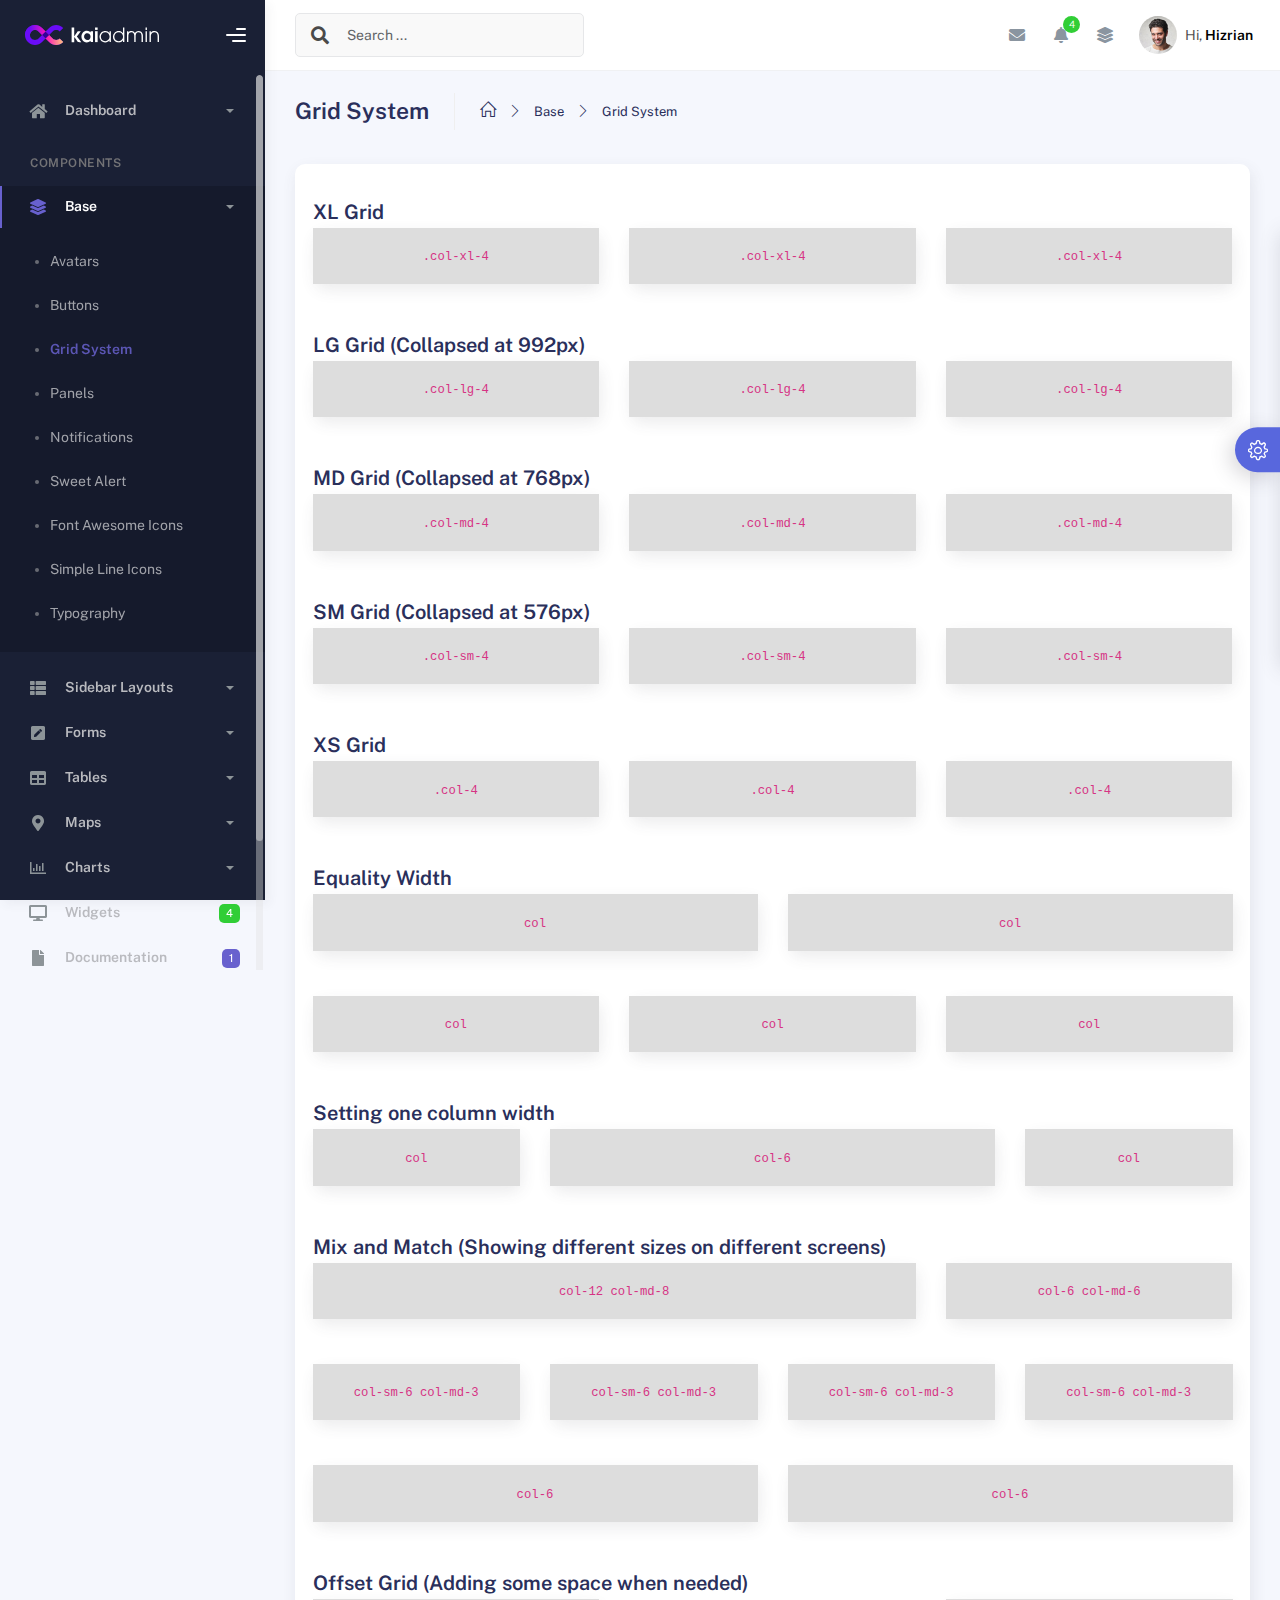
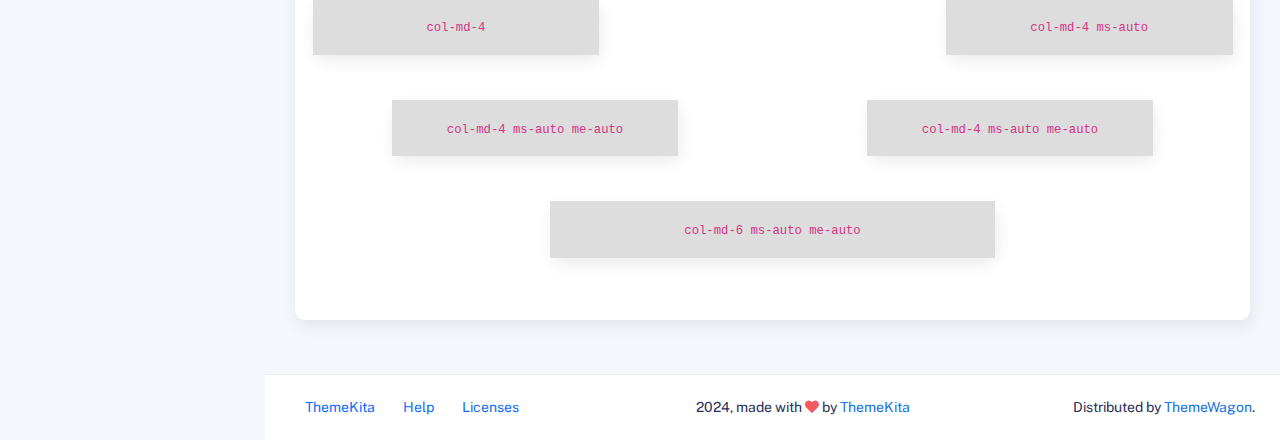
<file: admin/kaiadmin-lite-1.2.0/kaiadmin-lite-1.2.0/components/gridsystem.html>
<!DOCTYPE html>
<html lang="en">
  <head>
    <meta http-equiv="X-UA-Compatible" content="IE=edge" />
    <title>Grid System - Kaiadmin Bootstrap 5 Admin Dashboard</title>
    <meta
      content="width=device-width, initial-scale=1.0, shrink-to-fit=no"
      name="viewport"
    />
    <link
      rel="icon"
      href="../assets/img/kaiadmin/favicon.ico"
      type="image/x-icon"
    />

    <!-- Fonts and icons -->
    <script src="../assets/js/plugin/webfont/webfont.min.js"></script>
    <script>
      WebFont.load({
        google: { families: ["Public Sans:300,400,500,600,700"] },
        custom: {
          families: [
            "Font Awesome 5 Solid",
            "Font Awesome 5 Regular",
            "Font Awesome 5 Brands",
            "simple-line-icons",
          ],
          urls: ["../assets/css/fonts.min.css"],
        },
        active: function () {
          sessionStorage.fonts = true;
        },
      });
    </script>

    <!-- CSS Files -->
    <link rel="stylesheet" href="../assets/css/bootstrap.min.css" />
    <link rel="stylesheet" href="../assets/css/plugins.min.css" />
    <link rel="stylesheet" href="../assets/css/kaiadmin.min.css" />

    <!-- CSS Just for demo purpose, don't include it in your project -->
    <link rel="stylesheet" href="../assets/css/demo.css" />
  </head>
  <body>
    <div class="wrapper">
      <!-- Sidebar -->
      <div class="sidebar" data-background-color="dark">
        <div class="sidebar-logo">
          <!-- Logo Header -->
          <div class="logo-header" data-background-color="dark">
            <a href="../index.html" class="logo">
              <img
                src="../assets/img/kaiadmin/logo_light.svg"
                alt="navbar brand"
                class="navbar-brand"
                height="20"
              />
            </a>
            <div class="nav-toggle">
              <button class="btn btn-toggle toggle-sidebar">
                <i class="gg-menu-right"></i>
              </button>
              <button class="btn btn-toggle sidenav-toggler">
                <i class="gg-menu-left"></i>
              </button>
            </div>
            <button class="topbar-toggler more">
              <i class="gg-more-vertical-alt"></i>
            </button>
          </div>
          <!-- End Logo Header -->
        </div>
        <div class="sidebar-wrapper scrollbar scrollbar-inner">
          <div class="sidebar-content">
            <ul class="nav nav-secondary">
              <li class="nav-item">
                <a
                  data-bs-toggle="collapse"
                  href="#dashboard"
                  class="collapsed"
                  aria-expanded="false"
                >
                  <i class="fas fa-home"></i>
                  <p>Dashboard</p>
                  <span class="caret"></span>
                </a>
                <div class="collapse" id="dashboard">
                  <ul class="nav nav-collapse">
                    <li>
                      <a href="../../demo1/index.html">
                        <span class="sub-item">Dashboard 1</span>
                      </a>
                    </li>
                  </ul>
                </div>
              </li>
              <li class="nav-section">
                <span class="sidebar-mini-icon">
                  <i class="fa fa-ellipsis-h"></i>
                </span>
                <h4 class="text-section">Components</h4>
              </li>
              <li class="nav-item active submenu">
                <a data-bs-toggle="collapse" href="#base">
                  <i class="fas fa-layer-group"></i>
                  <p>Base</p>
                  <span class="caret"></span>
                </a>
                <div class="collapse show" id="base">
                  <ul class="nav nav-collapse">
                    <li>
                      <a href="../components/avatars.html">
                        <span class="sub-item">Avatars</span>
                      </a>
                    </li>
                    <li>
                      <a href="../components/buttons.html">
                        <span class="sub-item">Buttons</span>
                      </a>
                    </li>
                    <li class="active">
                      <a href="../components/gridsystem.html">
                        <span class="sub-item">Grid System</span>
                      </a>
                    </li>
                    <li>
                      <a href="../components/panels.html">
                        <span class="sub-item">Panels</span>
                      </a>
                    </li>
                    <li>
                      <a href="../components/notifications.html">
                        <span class="sub-item">Notifications</span>
                      </a>
                    </li>
                    <li>
                      <a href="../components/sweetalert.html">
                        <span class="sub-item">Sweet Alert</span>
                      </a>
                    </li>
                    <li>
                      <a href="../components/font-awesome-icons.html">
                        <span class="sub-item">Font Awesome Icons</span>
                      </a>
                    </li>
                    <li>
                      <a href="../components/simple-line-icons.html">
                        <span class="sub-item">Simple Line Icons</span>
                      </a>
                    </li>
                    <li>
                      <a href="../components/typography.html">
                        <span class="sub-item">Typography</span>
                      </a>
                    </li>
                  </ul>
                </div>
              </li>
              <li class="nav-item">
                <a data-bs-toggle="collapse" href="#sidebarLayouts">
                  <i class="fas fa-th-list"></i>
                  <p>Sidebar Layouts</p>
                  <span class="caret"></span>
                </a>
                <div class="collapse" id="sidebarLayouts">
                  <ul class="nav nav-collapse">
                    <li>
                      <a href="../sidebar-style-2.html">
                        <span class="sub-item">Sidebar Style 2</span>
                      </a>
                    </li>
                    <li>
                      <a href="../icon-menu.html">
                        <span class="sub-item">Icon Menu</span>
                      </a>
                    </li>
                  </ul>
                </div>
              </li>
              <li class="nav-item">
                <a data-bs-toggle="collapse" href="#forms">
                  <i class="fas fa-pen-square"></i>
                  <p>Forms</p>
                  <span class="caret"></span>
                </a>
                <div class="collapse" id="forms">
                  <ul class="nav nav-collapse">
                    <li>
                      <a href="../forms/forms.html">
                        <span class="sub-item">Basic Form</span>
                      </a>
                    </li>
                  </ul>
                </div>
              </li>
              <li class="nav-item">
                <a data-bs-toggle="collapse" href="#tables">
                  <i class="fas fa-table"></i>
                  <p>Tables</p>
                  <span class="caret"></span>
                </a>
                <div class="collapse" id="tables">
                  <ul class="nav nav-collapse">
                    <li>
                      <a href="../tables/tables.html">
                        <span class="sub-item">Basic Table</span>
                      </a>
                    </li>
                    <li>
                      <a href="../tables/datatables.html">
                        <span class="sub-item">Datatables</span>
                      </a>
                    </li>
                  </ul>
                </div>
              </li>
              <li class="nav-item">
                <a data-bs-toggle="collapse" href="#maps">
                  <i class="fas fa-map-marker-alt"></i>
                  <p>Maps</p>
                  <span class="caret"></span>
                </a>
                <div class="collapse" id="maps">
                  <ul class="nav nav-collapse">
                    <li>
                      <a href="../maps/googlemaps.html">
                        <span class="sub-item">Google Maps</span>
                      </a>
                    </li>
                    <li>
                      <a href="../maps/jsvectormap.html">
                        <span class="sub-item">Jsvectormap</span>
                      </a>
                    </li>
                  </ul>
                </div>
              </li>
              <li class="nav-item">
                <a data-bs-toggle="collapse" href="#charts">
                  <i class="far fa-chart-bar"></i>
                  <p>Charts</p>
                  <span class="caret"></span>
                </a>
                <div class="collapse" id="charts">
                  <ul class="nav nav-collapse">
                    <li>
                      <a href="../charts/charts.html">
                        <span class="sub-item">Chart Js</span>
                      </a>
                    </li>
                    <li>
                      <a href="../charts/sparkline.html">
                        <span class="sub-item">Sparkline</span>
                      </a>
                    </li>
                  </ul>
                </div>
              </li>
              <li class="nav-item">
                <a href="../widgets.html">
                  <i class="fas fa-desktop"></i>
                  <p>Widgets</p>
                  <span class="badge badge-success">4</span>
                </a>
              </li>
              <li class="nav-item">
                <a href="../../../documentation/index.html">
                  <i class="fas fa-file"></i>
                  <p>Documentation</p>
                  <span class="badge badge-secondary">1</span>
                </a>
              </li>
              <li class="nav-item">
                <a data-bs-toggle="collapse" href="#submenu">
                  <i class="fas fa-bars"></i>
                  <p>Menu Levels</p>
                  <span class="caret"></span>
                </a>
                <div class="collapse" id="submenu">
                  <ul class="nav nav-collapse">
                    <li>
                      <a data-bs-toggle="collapse" href="#subnav1">
                        <span class="sub-item">Level 1</span>
                        <span class="caret"></span>
                      </a>
                      <div class="collapse" id="subnav1">
                        <ul class="nav nav-collapse subnav">
                          <li>
                            <a href="#">
                              <span class="sub-item">Level 2</span>
                            </a>
                          </li>
                          <li>
                            <a href="#">
                              <span class="sub-item">Level 2</span>
                            </a>
                          </li>
                        </ul>
                      </div>
                    </li>
                    <li>
                      <a data-bs-toggle="collapse" href="#subnav2">
                        <span class="sub-item">Level 1</span>
                        <span class="caret"></span>
                      </a>
                      <div class="collapse" id="subnav2">
                        <ul class="nav nav-collapse subnav">
                          <li>
                            <a href="#">
                              <span class="sub-item">Level 2</span>
                            </a>
                          </li>
                        </ul>
                      </div>
                    </li>
                    <li>
                      <a href="#">
                        <span class="sub-item">Level 1</span>
                      </a>
                    </li>
                  </ul>
                </div>
              </li>
            </ul>
          </div>
        </div>
      </div>
      <!-- End Sidebar -->

      <div class="main-panel">
        <div class="main-header">
          <div class="main-header-logo">
            <!-- Logo Header -->
            <div class="logo-header" data-background-color="dark">
              <a href="../index.html" class="logo">
                <img
                  src="../assets/img/kaiadmin/logo_light.svg"
                  alt="navbar brand"
                  class="navbar-brand"
                  height="20"
                />
              </a>
              <div class="nav-toggle">
                <button class="btn btn-toggle toggle-sidebar">
                  <i class="gg-menu-right"></i>
                </button>
                <button class="btn btn-toggle sidenav-toggler">
                  <i class="gg-menu-left"></i>
                </button>
              </div>
              <button class="topbar-toggler more">
                <i class="gg-more-vertical-alt"></i>
              </button>
            </div>
            <!-- End Logo Header -->
          </div>
          <!-- Navbar Header -->
          <nav
            class="navbar navbar-header navbar-header-transparent navbar-expand-lg border-bottom"
          >
            <div class="container-fluid">
              <nav
                class="navbar navbar-header-left navbar-expand-lg navbar-form nav-search p-0 d-none d-lg-flex"
              >
                <div class="input-group">
                  <div class="input-group-prepend">
                    <button type="submit" class="btn btn-search pe-1">
                      <i class="fa fa-search search-icon"></i>
                    </button>
                  </div>
                  <input
                    type="text"
                    placeholder="Search ..."
                    class="form-control"
                  />
                </div>
              </nav>

              <ul class="navbar-nav topbar-nav ms-md-auto align-items-center">
                <li
                  class="nav-item topbar-icon dropdown hidden-caret d-flex d-lg-none"
                >
                  <a
                    class="nav-link dropdown-toggle"
                    data-bs-toggle="dropdown"
                    href="#"
                    role="button"
                    aria-expanded="false"
                    aria-haspopup="true"
                  >
                    <i class="fa fa-search"></i>
                  </a>
                  <ul class="dropdown-menu dropdown-search animated fadeIn">
                    <form class="navbar-left navbar-form nav-search">
                      <div class="input-group">
                        <input
                          type="text"
                          placeholder="Search ..."
                          class="form-control"
                        />
                      </div>
                    </form>
                  </ul>
                </li>
                <li class="nav-item topbar-icon dropdown hidden-caret">
                  <a
                    class="nav-link dropdown-toggle"
                    href="#"
                    id="messageDropdown"
                    role="button"
                    data-bs-toggle="dropdown"
                    aria-haspopup="true"
                    aria-expanded="false"
                  >
                    <i class="fa fa-envelope"></i>
                  </a>
                  <ul
                    class="dropdown-menu messages-notif-box animated fadeIn"
                    aria-labelledby="messageDropdown"
                  >
                    <li>
                      <div
                        class="dropdown-title d-flex justify-content-between align-items-center"
                      >
                        Messages
                        <a href="#" class="small">Mark all as read</a>
                      </div>
                    </li>
                    <li>
                      <div class="message-notif-scroll scrollbar-outer">
                        <div class="notif-center">
                          <a href="#">
                            <div class="notif-img">
                              <img
                                src="../assets/img/jm_denis.jpg"
                                alt="Img Profile"
                              />
                            </div>
                            <div class="notif-content">
                              <span class="subject">Jimmy Denis</span>
                              <span class="block"> How are you ? </span>
                              <span class="time">5 minutes ago</span>
                            </div>
                          </a>
                          <a href="#">
                            <div class="notif-img">
                              <img
                                src="../assets/img/chadengle.jpg"
                                alt="Img Profile"
                              />
                            </div>
                            <div class="notif-content">
                              <span class="subject">Chad</span>
                              <span class="block"> Ok, Thanks ! </span>
                              <span class="time">12 minutes ago</span>
                            </div>
                          </a>
                          <a href="#">
                            <div class="notif-img">
                              <img
                                src="../assets/img/mlane.jpg"
                                alt="Img Profile"
                              />
                            </div>
                            <div class="notif-content">
                              <span class="subject">Jhon Doe</span>
                              <span class="block">
                                Ready for the meeting today...
                              </span>
                              <span class="time">12 minutes ago</span>
                            </div>
                          </a>
                          <a href="#">
                            <div class="notif-img">
                              <img
                                src="../assets/img/talha.jpg"
                                alt="Img Profile"
                              />
                            </div>
                            <div class="notif-content">
                              <span class="subject">Talha</span>
                              <span class="block"> Hi, Apa Kabar ? </span>
                              <span class="time">17 minutes ago</span>
                            </div>
                          </a>
                        </div>
                      </div>
                    </li>
                    <li>
                      <a class="see-all" href="javascript:void(0);"
                        >See all messages<i class="fa fa-angle-right"></i>
                      </a>
                    </li>
                  </ul>
                </li>
                <li class="nav-item topbar-icon dropdown hidden-caret">
                  <a
                    class="nav-link dropdown-toggle"
                    href="#"
                    id="notifDropdown"
                    role="button"
                    data-bs-toggle="dropdown"
                    aria-haspopup="true"
                    aria-expanded="false"
                  >
                    <i class="fa fa-bell"></i>
                    <span class="notification">4</span>
                  </a>
                  <ul
                    class="dropdown-menu notif-box animated fadeIn"
                    aria-labelledby="notifDropdown"
                  >
                    <li>
                      <div class="dropdown-title">
                        You have 4 new notification
                      </div>
                    </li>
                    <li>
                      <div class="notif-scroll scrollbar-outer">
                        <div class="notif-center">
                          <a href="#">
                            <div class="notif-icon notif-primary">
                              <i class="fa fa-user-plus"></i>
                            </div>
                            <div class="notif-content">
                              <span class="block"> New user registered </span>
                              <span class="time">5 minutes ago</span>
                            </div>
                          </a>
                          <a href="#">
                            <div class="notif-icon notif-success">
                              <i class="fa fa-comment"></i>
                            </div>
                            <div class="notif-content">
                              <span class="block">
                                Rahmad commented on Admin
                              </span>
                              <span class="time">12 minutes ago</span>
                            </div>
                          </a>
                          <a href="#">
                            <div class="notif-img">
                              <img
                                src="../assets/img/profile2.jpg"
                                alt="Img Profile"
                              />
                            </div>
                            <div class="notif-content">
                              <span class="block">
                                Reza send messages to you
                              </span>
                              <span class="time">12 minutes ago</span>
                            </div>
                          </a>
                          <a href="#">
                            <div class="notif-icon notif-danger">
                              <i class="fa fa-heart"></i>
                            </div>
                            <div class="notif-content">
                              <span class="block"> Farrah liked Admin </span>
                              <span class="time">17 minutes ago</span>
                            </div>
                          </a>
                        </div>
                      </div>
                    </li>
                    <li>
                      <a class="see-all" href="javascript:void(0);"
                        >See all notifications<i class="fa fa-angle-right"></i>
                      </a>
                    </li>
                  </ul>
                </li>
                <li class="nav-item topbar-icon dropdown hidden-caret">
                  <a
                    class="nav-link"
                    data-bs-toggle="dropdown"
                    href="#"
                    aria-expanded="false"
                  >
                    <i class="fas fa-layer-group"></i>
                  </a>
                  <div class="dropdown-menu quick-actions animated fadeIn">
                    <div class="quick-actions-header">
                      <span class="title mb-1">Quick Actions</span>
                      <span class="subtitle op-7">Shortcuts</span>
                    </div>
                    <div class="quick-actions-scroll scrollbar-outer">
                      <div class="quick-actions-items">
                        <div class="row m-0">
                          <a class="col-6 col-md-4 p-0" href="#">
                            <div class="quick-actions-item">
                              <div class="avatar-item bg-danger rounded-circle">
                                <i class="far fa-calendar-alt"></i>
                              </div>
                              <span class="text">Calendar</span>
                            </div>
                          </a>
                          <a class="col-6 col-md-4 p-0" href="#">
                            <div class="quick-actions-item">
                              <div
                                class="avatar-item bg-warning rounded-circle"
                              >
                                <i class="fas fa-map"></i>
                              </div>
                              <span class="text">Maps</span>
                            </div>
                          </a>
                          <a class="col-6 col-md-4 p-0" href="#">
                            <div class="quick-actions-item">
                              <div class="avatar-item bg-info rounded-circle">
                                <i class="fas fa-file-excel"></i>
                              </div>
                              <span class="text">Reports</span>
                            </div>
                          </a>
                          <a class="col-6 col-md-4 p-0" href="#">
                            <div class="quick-actions-item">
                              <div
                                class="avatar-item bg-success rounded-circle"
                              >
                                <i class="fas fa-envelope"></i>
                              </div>
                              <span class="text">Emails</span>
                            </div>
                          </a>
                          <a class="col-6 col-md-4 p-0" href="#">
                            <div class="quick-actions-item">
                              <div
                                class="avatar-item bg-primary rounded-circle"
                              >
                                <i class="fas fa-file-invoice-dollar"></i>
                              </div>
                              <span class="text">Invoice</span>
                            </div>
                          </a>
                          <a class="col-6 col-md-4 p-0" href="#">
                            <div class="quick-actions-item">
                              <div
                                class="avatar-item bg-secondary rounded-circle"
                              >
                                <i class="fas fa-credit-card"></i>
                              </div>
                              <span class="text">Payments</span>
                            </div>
                          </a>
                        </div>
                      </div>
                    </div>
                  </div>
                </li>

                <li class="nav-item topbar-user dropdown hidden-caret">
                  <a
                    class="dropdown-toggle profile-pic"
                    data-bs-toggle="dropdown"
                    href="#"
                    aria-expanded="false"
                  >
                    <div class="avatar-sm">
                      <img
                        src="../assets/img/profile.jpg"
                        alt="..."
                        class="avatar-img rounded-circle"
                      />
                    </div>
                    <span class="profile-username">
                      <span class="op-7">Hi,</span>
                      <span class="fw-bold">Hizrian</span>
                    </span>
                  </a>
                  <ul class="dropdown-menu dropdown-user animated fadeIn">
                    <div class="dropdown-user-scroll scrollbar-outer">
                      <li>
                        <div class="user-box">
                          <div class="avatar-lg">
                            <img
                              src="../assets/img/profile.jpg"
                              alt="image profile"
                              class="avatar-img rounded"
                            />
                          </div>
                          <div class="u-text">
                            <h4>Hizrian</h4>
                            <p class="text-muted">hello@example.com</p>
                            <a
                              href="profile.html"
                              class="btn btn-xs btn-secondary btn-sm"
                              >View Profile</a
                            >
                          </div>
                        </div>
                      </li>
                      <li>
                        <div class="dropdown-divider"></div>
                        <a class="dropdown-item" href="#">My Profile</a>
                        <a class="dropdown-item" href="#">My Balance</a>
                        <a class="dropdown-item" href="#">Inbox</a>
                        <div class="dropdown-divider"></div>
                        <a class="dropdown-item" href="#">Account Setting</a>
                        <div class="dropdown-divider"></div>
                        <a class="dropdown-item" href="#">Logout</a>
                      </li>
                    </div>
                  </ul>
                </li>
              </ul>
            </div>
          </nav>
          <!-- End Navbar -->
        </div>

        <div class="container">
          <div class="page-inner">
            <div class="page-header">
              <h3 class="fw-bold mb-3">Grid System</h3>
              <ul class="breadcrumbs mb-3">
                <li class="nav-home">
                  <a href="#">
                    <i class="icon-home"></i>
                  </a>
                </li>
                <li class="separator">
                  <i class="icon-arrow-right"></i>
                </li>
                <li class="nav-item">
                  <a href="#">Base</a>
                </li>
                <li class="separator">
                  <i class="icon-arrow-right"></i>
                </li>
                <li class="nav-item">
                  <a href="#">Grid System</a>
                </li>
              </ul>
            </div>
            <div class="card">
              <div class="card-body">
                <h4 class="card-title mt-3">XL Grid</h4>
                <div class="row row-demo-grid">
                  <div class="col-xl-4">
                    <div class="card">
                      <div class="card-body"><code>.col-xl-4</code></div>
                    </div>
                  </div>
                  <div class="col-xl-4">
                    <div class="card">
                      <div class="card-body"><code>.col-xl-4</code></div>
                    </div>
                  </div>
                  <div class="col-xl-4">
                    <div class="card">
                      <div class="card-body"><code>.col-xl-4</code></div>
                    </div>
                  </div>
                </div>

                <h4 class="card-title">LG Grid (Collapsed at 992px)</h4>
                <div class="row row-demo-grid">
                  <div class="col-lg-4">
                    <div class="card">
                      <div class="card-body"><code>.col-lg-4</code></div>
                    </div>
                  </div>
                  <div class="col-lg-4">
                    <div class="card">
                      <div class="card-body"><code>.col-lg-4</code></div>
                    </div>
                  </div>
                  <div class="col-lg-4">
                    <div class="card">
                      <div class="card-body"><code>.col-lg-4</code></div>
                    </div>
                  </div>
                </div>

                <h4 class="card-title">MD Grid (Collapsed at 768px)</h4>
                <div class="row row-demo-grid">
                  <div class="col-md-4">
                    <div class="card">
                      <div class="card-body"><code>.col-md-4</code></div>
                    </div>
                  </div>
                  <div class="col-md-4">
                    <div class="card">
                      <div class="card-body"><code>.col-md-4</code></div>
                    </div>
                  </div>
                  <div class="col-md-4">
                    <div class="card">
                      <div class="card-body"><code>.col-md-4</code></div>
                    </div>
                  </div>
                </div>

                <h4 class="card-title">SM Grid (Collapsed at 576px)</h4>
                <div class="row row-demo-grid">
                  <div class="col-sm-4">
                    <div class="card">
                      <div class="card-body"><code>.col-sm-4</code></div>
                    </div>
                  </div>
                  <div class="col-sm-4">
                    <div class="card">
                      <div class="card-body"><code>.col-sm-4</code></div>
                    </div>
                  </div>
                  <div class="col-sm-4">
                    <div class="card">
                      <div class="card-body"><code>.col-sm-4</code></div>
                    </div>
                  </div>
                </div>

                <h4 class="card-title">XS Grid</h4>
                <div class="row row-demo-grid">
                  <div class="col-4">
                    <div class="card">
                      <div class="card-body"><code>.col-4</code></div>
                    </div>
                  </div>
                  <div class="col-4">
                    <div class="card">
                      <div class="card-body"><code>.col-4</code></div>
                    </div>
                  </div>
                  <div class="col-4">
                    <div class="card">
                      <div class="card-body"><code>.col-4</code></div>
                    </div>
                  </div>
                </div>

                <h4 class="card-title">Equality Width</h4>
                <div class="row row-demo-grid">
                  <div class="col">
                    <div class="card">
                      <div class="card-body"><code>col</code></div>
                    </div>
                  </div>
                  <div class="col">
                    <div class="card">
                      <div class="card-body"><code>col</code></div>
                    </div>
                  </div>
                </div>
                <div class="row row-demo-grid">
                  <div class="col">
                    <div class="card">
                      <div class="card-body"><code>col</code></div>
                    </div>
                  </div>
                  <div class="col">
                    <div class="card">
                      <div class="card-body"><code>col</code></div>
                    </div>
                  </div>
                  <div class="col">
                    <div class="card">
                      <div class="card-body"><code>col</code></div>
                    </div>
                  </div>
                </div>

                <h4 class="card-title">Setting one column width</h4>
                <div class="row row-demo-grid">
                  <div class="col">
                    <div class="card">
                      <div class="card-body"><code>col</code></div>
                    </div>
                  </div>
                  <div class="col-6">
                    <div class="card">
                      <div class="card-body"><code>col-6</code></div>
                    </div>
                  </div>
                  <div class="col">
                    <div class="card">
                      <div class="card-body"><code>col</code></div>
                    </div>
                  </div>
                </div>

                <h4 class="card-title">
                  Mix and Match (Showing different sizes on different screens)
                </h4>
                <!-- Stack the columns on mobile by making one full-width and the other half-width -->
                <div class="row row-demo-grid">
                  <div class="col-12 col-md-8">
                    <div class="card">
                      <div class="card-body"><code>col-12 col-md-8</code></div>
                    </div>
                  </div>
                  <div class="col-6 col-md-4">
                    <div class="card">
                      <div class="card-body"><code>col-6 col-md-6</code></div>
                    </div>
                  </div>
                </div>

                <!-- Columns start at 50% wide on mobile and bump up to 33.3% wide on desktop -->
                <div class="row row-demo-grid">
                  <div class="col-sm-6 col-md-3">
                    <div class="card">
                      <div class="card-body">
                        <code>col-sm-6 col-md-3</code>
                      </div>
                    </div>
                  </div>
                  <div class="col-sm-6 col-md-3">
                    <div class="card">
                      <div class="card-body">
                        <code>col-sm-6 col-md-3</code>
                      </div>
                    </div>
                  </div>
                  <div class="col-sm-6 col-md-3">
                    <div class="card">
                      <div class="card-body">
                        <code>col-sm-6 col-md-3</code>
                      </div>
                    </div>
                  </div>
                  <div class="col-sm-6 col-md-3">
                    <div class="card">
                      <div class="card-body">
                        <code>col-sm-6 col-md-3</code>
                      </div>
                    </div>
                  </div>
                </div>

                <!-- Columns are always 50% wide, on mobile and desktop -->
                <div class="row row-demo-grid">
                  <div class="col-6">
                    <div class="card">
                      <div class="card-body"><code>col-6</code></div>
                    </div>
                  </div>
                  <div class="col-6">
                    <div class="card">
                      <div class="card-body"><code>col-6</code></div>
                    </div>
                  </div>
                </div>

                <h4 class="card-title">
                  Offset Grid (Adding some space when needed)
                </h4>
                <div class="row row-demo-grid">
                  <div class="col-md-4">
                    <div class="card">
                      <div class="card-body text-center">
                        <code>col-md-4</code>
                      </div>
                    </div>
                  </div>
                  <div class="col-md-4 ms-auto">
                    <div class="card">
                      <div class="card-body text-center">
                        <code>col-md-4 ms-auto</code>
                      </div>
                    </div>
                  </div>
                </div>

                <div class="row row-demo-grid">
                  <div class="col-md-4 ms-auto me-auto">
                    <div class="card">
                      <div class="card-body text-center">
                        <code>col-md-4 ms-auto me-auto</code>
                      </div>
                    </div>
                  </div>
                  <div class="col-md-4 ms-auto me-auto">
                    <div class="card">
                      <div class="card-body text-center">
                        <code>col-md-4 ms-auto me-auto</code>
                      </div>
                    </div>
                  </div>
                </div>

                <div class="row row-demo-grid">
                  <div class="col-md-6 ms-auto me-auto">
                    <div class="card">
                      <div class="card-body text-center">
                        <code>col-md-6 ms-auto me-auto</code>
                      </div>
                    </div>
                  </div>
                </div>
              </div>
            </div>
          </div>

        <footer class="footer">
          <div class="container-fluid d-flex justify-content-between">
            <nav class="pull-left">
              <ul class="nav">
                <li class="nav-item">
                  <a class="nav-link" href="http://www.themekita.com">
                    ThemeKita
                  </a>
                </li>
                <li class="nav-item">
                  <a class="nav-link" href="#"> Help </a>
                </li>
                <li class="nav-item">
                  <a class="nav-link" href="#"> Licenses </a>
                </li>
              </ul>
            </nav>
            <div class="copyright">
              2024, made with <i class="fa fa-heart heart text-danger"></i> by
              <a href="http://www.themekita.com">ThemeKita</a>
            </div>
            <div>
              Distributed by
              <a target="_blank" href="https://themewagon.com/">ThemeWagon</a>.
            </div>
          </div>
        </footer>
      </div>

      <!-- Custom template | don't include it in your project! -->
      <div class="custom-template">
        <div class="title">Settings</div>
        <div class="custom-content">
          <div class="switcher">
            <div class="switch-block">
              <h4>Logo Header</h4>
              <div class="btnSwitch">
                <button
                  type="button"
                  class="selected changeLogoHeaderColor"
                  data-color="dark"
                ></button>
                <button
                  type="button"
                  class="selected changeLogoHeaderColor"
                  data-color="blue"
                ></button>
                <button
                  type="button"
                  class="changeLogoHeaderColor"
                  data-color="purple"
                ></button>
                <button
                  type="button"
                  class="changeLogoHeaderColor"
                  data-color="light-blue"
                ></button>
                <button
                  type="button"
                  class="changeLogoHeaderColor"
                  data-color="green"
                ></button>
                <button
                  type="button"
                  class="changeLogoHeaderColor"
                  data-color="orange"
                ></button>
                <button
                  type="button"
                  class="changeLogoHeaderColor"
                  data-color="red"
                ></button>
                <button
                  type="button"
                  class="changeLogoHeaderColor"
                  data-color="white"
                ></button>
                <br />
                <button
                  type="button"
                  class="changeLogoHeaderColor"
                  data-color="dark2"
                ></button>
                <button
                  type="button"
                  class="changeLogoHeaderColor"
                  data-color="blue2"
                ></button>
                <button
                  type="button"
                  class="changeLogoHeaderColor"
                  data-color="purple2"
                ></button>
                <button
                  type="button"
                  class="changeLogoHeaderColor"
                  data-color="light-blue2"
                ></button>
                <button
                  type="button"
                  class="changeLogoHeaderColor"
                  data-color="green2"
                ></button>
                <button
                  type="button"
                  class="changeLogoHeaderColor"
                  data-color="orange2"
                ></button>
                <button
                  type="button"
                  class="changeLogoHeaderColor"
                  data-color="red2"
                ></button>
              </div>
            </div>
            <div class="switch-block">
              <h4>Navbar Header</h4>
              <div class="btnSwitch">
                <button
                  type="button"
                  class="changeTopBarColor"
                  data-color="dark"
                ></button>
                <button
                  type="button"
                  class="changeTopBarColor"
                  data-color="blue"
                ></button>
                <button
                  type="button"
                  class="changeTopBarColor"
                  data-color="purple"
                ></button>
                <button
                  type="button"
                  class="changeTopBarColor"
                  data-color="light-blue"
                ></button>
                <button
                  type="button"
                  class="changeTopBarColor"
                  data-color="green"
                ></button>
                <button
                  type="button"
                  class="changeTopBarColor"
                  data-color="orange"
                ></button>
                <button
                  type="button"
                  class="changeTopBarColor"
                  data-color="red"
                ></button>
                <button
                  type="button"
                  class="changeTopBarColor"
                  data-color="white"
                ></button>
                <br />
                <button
                  type="button"
                  class="changeTopBarColor"
                  data-color="dark2"
                ></button>
                <button
                  type="button"
                  class="selected changeTopBarColor"
                  data-color="blue2"
                ></button>
                <button
                  type="button"
                  class="changeTopBarColor"
                  data-color="purple2"
                ></button>
                <button
                  type="button"
                  class="changeTopBarColor"
                  data-color="light-blue2"
                ></button>
                <button
                  type="button"
                  class="changeTopBarColor"
                  data-color="green2"
                ></button>
                <button
                  type="button"
                  class="changeTopBarColor"
                  data-color="orange2"
                ></button>
                <button
                  type="button"
                  class="changeTopBarColor"
                  data-color="red2"
                ></button>
              </div>
            </div>
            <div class="switch-block">
              <h4>Sidebar</h4>
              <div class="btnSwitch">
                <button
                  type="button"
                  class="selected changeSideBarColor"
                  data-color="white"
                ></button>
                <button
                  type="button"
                  class="changeSideBarColor"
                  data-color="dark"
                ></button>
                <button
                  type="button"
                  class="changeSideBarColor"
                  data-color="dark2"
                ></button>
              </div>
            </div>
          </div>
        </div>
        <div class="custom-toggle">
          <i class="icon-settings"></i>
        </div>
      </div>
      <!-- End Custom template -->
    </div>
    <!--   Core JS Files   -->
    <script src="../assets/js/core/jquery-3.7.1.min.js"></script>
    <script src="../assets/js/core/popper.min.js"></script>
    <script src="../assets/js/core/bootstrap.min.js"></script>

    <!-- jQuery Scrollbar -->
    <script src="../assets/js/plugin/jquery-scrollbar/jquery.scrollbar.min.js"></script>
    <!-- Moment JS -->
    <script src="../assets/js/plugin/moment/moment.min.js"></script>

    <!-- Chart JS -->
    <script src="../assets/js/plugin/chart.js/chart.min.js"></script>

    <!-- jQuery Sparkline -->
    <script src="../assets/js/plugin/jquery.sparkline/jquery.sparkline.min.js"></script>

    <!-- Chart Circle -->
    <script src="../assets/js/plugin/chart-circle/circles.min.js"></script>

    <!-- Datatables -->
    <script src="../assets/js/plugin/datatables/datatables.min.js"></script>

    <!-- Bootstrap Notify -->
    <script src="../assets/js/plugin/bootstrap-notify/bootstrap-notify.min.js"></script>

    <!-- jQuery Vector Maps -->
    <script src="../assets/js/plugin/jsvectormap/jsvectormap.min.js"></script>
    <script src="../assets/js/plugin/jsvectormap/world.js"></script>

    <!-- Sweet Alert -->
    <script src="../assets/js/plugin/sweetalert/sweetalert.min.js"></script>

    <!-- Kaiadmin JS -->
    <script src="../assets/js/kaiadmin.min.js"></script>

    <!-- Kaiadmin DEMO methods, don't include it in your project! -->
    <script src="../assets/js/setting-demo2.js"></script>
  </body>
</html>
</file>
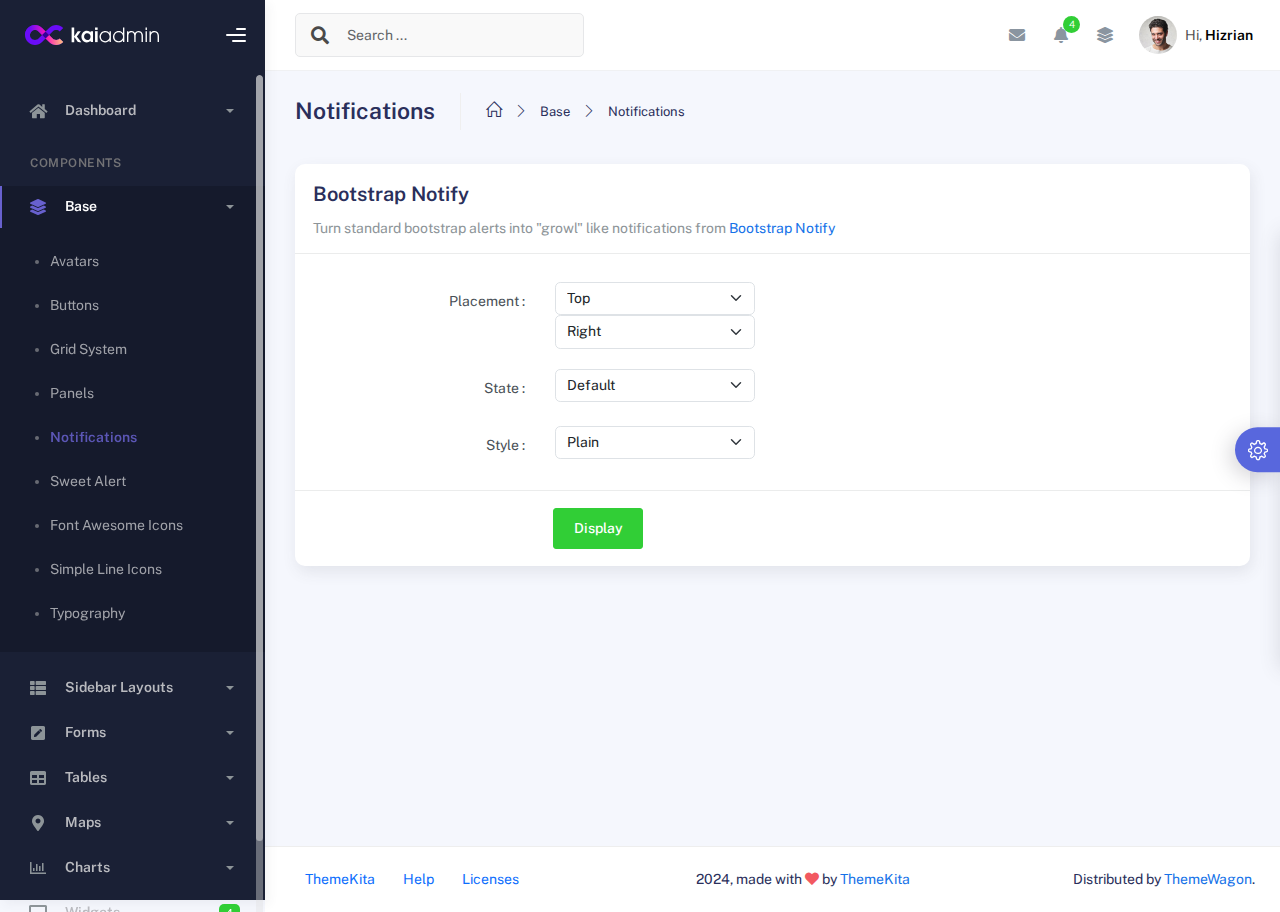
<file: admin/kaiadmin-lite-1.2.0/kaiadmin-lite-1.2.0/components/notifications.html>
<!DOCTYPE html>
<html lang="en">
  <head>
    <meta http-equiv="X-UA-Compatible" content="IE=edge" />
    <title>Notifications - Kaiadmin Bootstrap 5 Admin Dashboard</title>
    <meta
      content="width=device-width, initial-scale=1.0, shrink-to-fit=no"
      name="viewport"
    />
    <link
      rel="icon"
      href="../assets/img/kaiadmin/favicon.ico"
      type="image/x-icon"
    />

    <!-- Fonts and icons -->
    <script src="../assets/js/plugin/webfont/webfont.min.js"></script>
    <script>
      WebFont.load({
        google: { families: ["Public Sans:300,400,500,600,700"] },
        custom: {
          families: [
            "Font Awesome 5 Solid",
            "Font Awesome 5 Regular",
            "Font Awesome 5 Brands",
            "simple-line-icons",
          ],
          urls: ["../assets/css/fonts.min.css"],
        },
        active: function () {
          sessionStorage.fonts = true;
        },
      });
    </script>

    <!-- CSS Files -->
    <link rel="stylesheet" href="../assets/css/bootstrap.min.css" />
    <link rel="stylesheet" href="../assets/css/plugins.min.css" />
    <link rel="stylesheet" href="../assets/css/kaiadmin.min.css" />

    <!-- CSS Just for demo purpose, don't include it in your project -->
    <link rel="stylesheet" href="../assets/css/demo.css" />
  </head>
  <body>
    <div class="wrapper">
      <!-- Sidebar -->
      <div class="sidebar" data-background-color="dark">
        <div class="sidebar-logo">
          <!-- Logo Header -->
          <div class="logo-header" data-background-color="dark">
            <a href="../index.html" class="logo">
              <img
                src="../assets/img/kaiadmin/logo_light.svg"
                alt="navbar brand"
                class="navbar-brand"
                height="20"
              />
            </a>
            <div class="nav-toggle">
              <button class="btn btn-toggle toggle-sidebar">
                <i class="gg-menu-right"></i>
              </button>
              <button class="btn btn-toggle sidenav-toggler">
                <i class="gg-menu-left"></i>
              </button>
            </div>
            <button class="topbar-toggler more">
              <i class="gg-more-vertical-alt"></i>
            </button>
          </div>
          <!-- End Logo Header -->
        </div>
        <div class="sidebar-wrapper scrollbar scrollbar-inner">
          <div class="sidebar-content">
            <ul class="nav nav-secondary">
              <li class="nav-item">
                <a
                  data-bs-toggle="collapse"
                  href="#dashboard"
                  class="collapsed"
                  aria-expanded="false"
                >
                  <i class="fas fa-home"></i>
                  <p>Dashboard</p>
                  <span class="caret"></span>
                </a>
                <div class="collapse" id="dashboard">
                  <ul class="nav nav-collapse">
                    <li>
                      <a href="../../demo1/index.html">
                        <span class="sub-item">Dashboard 1</span>
                      </a>
                    </li>
                  </ul>
                </div>
              </li>
              <li class="nav-section">
                <span class="sidebar-mini-icon">
                  <i class="fa fa-ellipsis-h"></i>
                </span>
                <h4 class="text-section">Components</h4>
              </li>
              <li class="nav-item active submenu">
                <a data-bs-toggle="collapse" href="#base">
                  <i class="fas fa-layer-group"></i>
                  <p>Base</p>
                  <span class="caret"></span>
                </a>
                <div class="collapse show" id="base">
                  <ul class="nav nav-collapse">
                    <li>
                      <a href="../components/avatars.html">
                        <span class="sub-item">Avatars</span>
                      </a>
                    </li>
                    <li>
                      <a href="../components/buttons.html">
                        <span class="sub-item">Buttons</span>
                      </a>
                    </li>
                    <li>
                      <a href="../components/gridsystem.html">
                        <span class="sub-item">Grid System</span>
                      </a>
                    </li>
                    <li>
                      <a href="../components/panels.html">
                        <span class="sub-item">Panels</span>
                      </a>
                    </li>
                    <li class="active">
                      <a href="../components/notifications.html">
                        <span class="sub-item">Notifications</span>
                      </a>
                    </li>
                    <li>
                      <a href="../components/sweetalert.html">
                        <span class="sub-item">Sweet Alert</span>
                      </a>
                    </li>
                    <li>
                      <a href="../components/font-awesome-icons.html">
                        <span class="sub-item">Font Awesome Icons</span>
                      </a>
                    </li>
                    <li>
                      <a href="../components/simple-line-icons.html">
                        <span class="sub-item">Simple Line Icons</span>
                      </a>
                    </li>
                    <li>
                      <a href="../components/typography.html">
                        <span class="sub-item">Typography</span>
                      </a>
                    </li>
                  </ul>
                </div>
              </li>
              <li class="nav-item">
                <a data-bs-toggle="collapse" href="#sidebarLayouts">
                  <i class="fas fa-th-list"></i>
                  <p>Sidebar Layouts</p>
                  <span class="caret"></span>
                </a>
                <div class="collapse" id="sidebarLayouts">
                  <ul class="nav nav-collapse">
                    <li>
                      <a href="../sidebar-style-2.html">
                        <span class="sub-item">Sidebar Style 2</span>
                      </a>
                    </li>
                    <li>
                      <a href="../icon-menu.html">
                        <span class="sub-item">Icon Menu</span>
                      </a>
                    </li>
                  </ul>
                </div>
              </li>
              <li class="nav-item">
                <a data-bs-toggle="collapse" href="#forms">
                  <i class="fas fa-pen-square"></i>
                  <p>Forms</p>
                  <span class="caret"></span>
                </a>
                <div class="collapse" id="forms">
                  <ul class="nav nav-collapse">
                    <li>
                      <a href="../forms/forms.html">
                        <span class="sub-item">Basic Form</span>
                      </a>
                    </li>
                  </ul>
                </div>
              </li>
              <li class="nav-item">
                <a data-bs-toggle="collapse" href="#tables">
                  <i class="fas fa-table"></i>
                  <p>Tables</p>
                  <span class="caret"></span>
                </a>
                <div class="collapse" id="tables">
                  <ul class="nav nav-collapse">
                    <li>
                      <a href="../tables/tables.html">
                        <span class="sub-item">Basic Table</span>
                      </a>
                    </li>
                    <li>
                      <a href="../tables/datatables.html">
                        <span class="sub-item">Datatables</span>
                      </a>
                    </li>
                  </ul>
                </div>
              </li>
              <li class="nav-item">
                <a data-bs-toggle="collapse" href="#maps">
                  <i class="fas fa-map-marker-alt"></i>
                  <p>Maps</p>
                  <span class="caret"></span>
                </a>
                <div class="collapse" id="maps">
                  <ul class="nav nav-collapse">
                    <li>
                      <a href="../maps/googlemaps.html">
                        <span class="sub-item">Google Maps</span>
                      </a>
                    </li>
                    <li>
                      <a href="../maps/jsvectormap.html">
                        <span class="sub-item">Jsvectormap</span>
                      </a>
                    </li>
                  </ul>
                </div>
              </li>
              <li class="nav-item">
                <a data-bs-toggle="collapse" href="#charts">
                  <i class="far fa-chart-bar"></i>
                  <p>Charts</p>
                  <span class="caret"></span>
                </a>
                <div class="collapse" id="charts">
                  <ul class="nav nav-collapse">
                    <li>
                      <a href="../charts/charts.html">
                        <span class="sub-item">Chart Js</span>
                      </a>
                    </li>
                    <li>
                      <a href="../charts/sparkline.html">
                        <span class="sub-item">Sparkline</span>
                      </a>
                    </li>
                  </ul>
                </div>
              </li>
              <li class="nav-item">
                <a href="../widgets.html">
                  <i class="fas fa-desktop"></i>
                  <p>Widgets</p>
                  <span class="badge badge-success">4</span>
                </a>
              </li>
              <li class="nav-item">
                <a href="../../../documentation/index.html">
                  <i class="fas fa-file"></i>
                  <p>Documentation</p>
                  <span class="badge badge-secondary">1</span>
                </a>
              </li>
              <li class="nav-item">
                <a data-bs-toggle="collapse" href="#submenu">
                  <i class="fas fa-bars"></i>
                  <p>Menu Levels</p>
                  <span class="caret"></span>
                </a>
                <div class="collapse" id="submenu">
                  <ul class="nav nav-collapse">
                    <li>
                      <a data-bs-toggle="collapse" href="#subnav1">
                        <span class="sub-item">Level 1</span>
                        <span class="caret"></span>
                      </a>
                      <div class="collapse" id="subnav1">
                        <ul class="nav nav-collapse subnav">
                          <li>
                            <a href="#">
                              <span class="sub-item">Level 2</span>
                            </a>
                          </li>
                          <li>
                            <a href="#">
                              <span class="sub-item">Level 2</span>
                            </a>
                          </li>
                        </ul>
                      </div>
                    </li>
                    <li>
                      <a data-bs-toggle="collapse" href="#subnav2">
                        <span class="sub-item">Level 1</span>
                        <span class="caret"></span>
                      </a>
                      <div class="collapse" id="subnav2">
                        <ul class="nav nav-collapse subnav">
                          <li>
                            <a href="#">
                              <span class="sub-item">Level 2</span>
                            </a>
                          </li>
                        </ul>
                      </div>
                    </li>
                    <li>
                      <a href="#">
                        <span class="sub-item">Level 1</span>
                      </a>
                    </li>
                  </ul>
                </div>
              </li>
            </ul>
          </div>
        </div>
      </div>
      <!-- End Sidebar -->

      <div class="main-panel">
        <div class="main-header">
          <div class="main-header-logo">
            <!-- Logo Header -->
            <div class="logo-header" data-background-color="dark">
              <a href="../index.html" class="logo">
                <img
                  src="../assets/img/kaiadmin/logo_light.svg"
                  alt="navbar brand"
                  class="navbar-brand"
                  height="20"
                />
              </a>
              <div class="nav-toggle">
                <button class="btn btn-toggle toggle-sidebar">
                  <i class="gg-menu-right"></i>
                </button>
                <button class="btn btn-toggle sidenav-toggler">
                  <i class="gg-menu-left"></i>
                </button>
              </div>
              <button class="topbar-toggler more">
                <i class="gg-more-vertical-alt"></i>
              </button>
            </div>
            <!-- End Logo Header -->
          </div>
          <!-- Navbar Header -->
          <nav
            class="navbar navbar-header navbar-header-transparent navbar-expand-lg border-bottom"
          >
            <div class="container-fluid">
              <nav
                class="navbar navbar-header-left navbar-expand-lg navbar-form nav-search p-0 d-none d-lg-flex"
              >
                <div class="input-group">
                  <div class="input-group-prepend">
                    <button type="submit" class="btn btn-search pe-1">
                      <i class="fa fa-search search-icon"></i>
                    </button>
                  </div>
                  <input
                    type="text"
                    placeholder="Search ..."
                    class="form-control"
                  />
                </div>
              </nav>

              <ul class="navbar-nav topbar-nav ms-md-auto align-items-center">
                <li
                  class="nav-item topbar-icon dropdown hidden-caret d-flex d-lg-none"
                >
                  <a
                    class="nav-link dropdown-toggle"
                    data-bs-toggle="dropdown"
                    href="#"
                    role="button"
                    aria-expanded="false"
                    aria-haspopup="true"
                  >
                    <i class="fa fa-search"></i>
                  </a>
                  <ul class="dropdown-menu dropdown-search animated fadeIn">
                    <form class="navbar-left navbar-form nav-search">
                      <div class="input-group">
                        <input
                          type="text"
                          placeholder="Search ..."
                          class="form-control"
                        />
                      </div>
                    </form>
                  </ul>
                </li>
                <li class="nav-item topbar-icon dropdown hidden-caret">
                  <a
                    class="nav-link dropdown-toggle"
                    href="#"
                    id="messageDropdown"
                    role="button"
                    data-bs-toggle="dropdown"
                    aria-haspopup="true"
                    aria-expanded="false"
                  >
                    <i class="fa fa-envelope"></i>
                  </a>
                  <ul
                    class="dropdown-menu messages-notif-box animated fadeIn"
                    aria-labelledby="messageDropdown"
                  >
                    <li>
                      <div
                        class="dropdown-title d-flex justify-content-between align-items-center"
                      >
                        Messages
                        <a href="#" class="small">Mark all as read</a>
                      </div>
                    </li>
                    <li>
                      <div class="message-notif-scroll scrollbar-outer">
                        <div class="notif-center">
                          <a href="#">
                            <div class="notif-img">
                              <img
                                src="../assets/img/jm_denis.jpg"
                                alt="Img Profile"
                              />
                            </div>
                            <div class="notif-content">
                              <span class="subject">Jimmy Denis</span>
                              <span class="block"> How are you ? </span>
                              <span class="time">5 minutes ago</span>
                            </div>
                          </a>
                          <a href="#">
                            <div class="notif-img">
                              <img
                                src="../assets/img/chadengle.jpg"
                                alt="Img Profile"
                              />
                            </div>
                            <div class="notif-content">
                              <span class="subject">Chad</span>
                              <span class="block"> Ok, Thanks ! </span>
                              <span class="time">12 minutes ago</span>
                            </div>
                          </a>
                          <a href="#">
                            <div class="notif-img">
                              <img
                                src="../assets/img/mlane.jpg"
                                alt="Img Profile"
                              />
                            </div>
                            <div class="notif-content">
                              <span class="subject">Jhon Doe</span>
                              <span class="block">
                                Ready for the meeting today...
                              </span>
                              <span class="time">12 minutes ago</span>
                            </div>
                          </a>
                          <a href="#">
                            <div class="notif-img">
                              <img
                                src="../assets/img/talha.jpg"
                                alt="Img Profile"
                              />
                            </div>
                            <div class="notif-content">
                              <span class="subject">Talha</span>
                              <span class="block"> Hi, Apa Kabar ? </span>
                              <span class="time">17 minutes ago</span>
                            </div>
                          </a>
                        </div>
                      </div>
                    </li>
                    <li>
                      <a class="see-all" href="javascript:void(0);"
                        >See all messages<i class="fa fa-angle-right"></i>
                      </a>
                    </li>
                  </ul>
                </li>
                <li class="nav-item topbar-icon dropdown hidden-caret">
                  <a
                    class="nav-link dropdown-toggle"
                    href="#"
                    id="notifDropdown"
                    role="button"
                    data-bs-toggle="dropdown"
                    aria-haspopup="true"
                    aria-expanded="false"
                  >
                    <i class="fa fa-bell"></i>
                    <span class="notification">4</span>
                  </a>
                  <ul
                    class="dropdown-menu notif-box animated fadeIn"
                    aria-labelledby="notifDropdown"
                  >
                    <li>
                      <div class="dropdown-title">
                        You have 4 new notification
                      </div>
                    </li>
                    <li>
                      <div class="notif-scroll scrollbar-outer">
                        <div class="notif-center">
                          <a href="#">
                            <div class="notif-icon notif-primary">
                              <i class="fa fa-user-plus"></i>
                            </div>
                            <div class="notif-content">
                              <span class="block"> New user registered </span>
                              <span class="time">5 minutes ago</span>
                            </div>
                          </a>
                          <a href="#">
                            <div class="notif-icon notif-success">
                              <i class="fa fa-comment"></i>
                            </div>
                            <div class="notif-content">
                              <span class="block">
                                Rahmad commented on Admin
                              </span>
                              <span class="time">12 minutes ago</span>
                            </div>
                          </a>
                          <a href="#">
                            <div class="notif-img">
                              <img
                                src="../assets/img/profile2.jpg"
                                alt="Img Profile"
                              />
                            </div>
                            <div class="notif-content">
                              <span class="block">
                                Reza send messages to you
                              </span>
                              <span class="time">12 minutes ago</span>
                            </div>
                          </a>
                          <a href="#">
                            <div class="notif-icon notif-danger">
                              <i class="fa fa-heart"></i>
                            </div>
                            <div class="notif-content">
                              <span class="block"> Farrah liked Admin </span>
                              <span class="time">17 minutes ago</span>
                            </div>
                          </a>
                        </div>
                      </div>
                    </li>
                    <li>
                      <a class="see-all" href="javascript:void(0);"
                        >See all notifications<i class="fa fa-angle-right"></i>
                      </a>
                    </li>
                  </ul>
                </li>
                <li class="nav-item topbar-icon dropdown hidden-caret">
                  <a
                    class="nav-link"
                    data-bs-toggle="dropdown"
                    href="#"
                    aria-expanded="false"
                  >
                    <i class="fas fa-layer-group"></i>
                  </a>
                  <div class="dropdown-menu quick-actions animated fadeIn">
                    <div class="quick-actions-header">
                      <span class="title mb-1">Quick Actions</span>
                      <span class="subtitle op-7">Shortcuts</span>
                    </div>
                    <div class="quick-actions-scroll scrollbar-outer">
                      <div class="quick-actions-items">
                        <div class="row m-0">
                          <a class="col-6 col-md-4 p-0" href="#">
                            <div class="quick-actions-item">
                              <div class="avatar-item bg-danger rounded-circle">
                                <i class="far fa-calendar-alt"></i>
                              </div>
                              <span class="text">Calendar</span>
                            </div>
                          </a>
                          <a class="col-6 col-md-4 p-0" href="#">
                            <div class="quick-actions-item">
                              <div
                                class="avatar-item bg-warning rounded-circle"
                              >
                                <i class="fas fa-map"></i>
                              </div>
                              <span class="text">Maps</span>
                            </div>
                          </a>
                          <a class="col-6 col-md-4 p-0" href="#">
                            <div class="quick-actions-item">
                              <div class="avatar-item bg-info rounded-circle">
                                <i class="fas fa-file-excel"></i>
                              </div>
                              <span class="text">Reports</span>
                            </div>
                          </a>
                          <a class="col-6 col-md-4 p-0" href="#">
                            <div class="quick-actions-item">
                              <div
                                class="avatar-item bg-success rounded-circle"
                              >
                                <i class="fas fa-envelope"></i>
                              </div>
                              <span class="text">Emails</span>
                            </div>
                          </a>
                          <a class="col-6 col-md-4 p-0" href="#">
                            <div class="quick-actions-item">
                              <div
                                class="avatar-item bg-primary rounded-circle"
                              >
                                <i class="fas fa-file-invoice-dollar"></i>
                              </div>
                              <span class="text">Invoice</span>
                            </div>
                          </a>
                          <a class="col-6 col-md-4 p-0" href="#">
                            <div class="quick-actions-item">
                              <div
                                class="avatar-item bg-secondary rounded-circle"
                              >
                                <i class="fas fa-credit-card"></i>
                              </div>
                              <span class="text">Payments</span>
                            </div>
                          </a>
                        </div>
                      </div>
                    </div>
                  </div>
                </li>

                <li class="nav-item topbar-user dropdown hidden-caret">
                  <a
                    class="dropdown-toggle profile-pic"
                    data-bs-toggle="dropdown"
                    href="#"
                    aria-expanded="false"
                  >
                    <div class="avatar-sm">
                      <img
                        src="../assets/img/profile.jpg"
                        alt="..."
                        class="avatar-img rounded-circle"
                      />
                    </div>
                    <span class="profile-username">
                      <span class="op-7">Hi,</span>
                      <span class="fw-bold">Hizrian</span>
                    </span>
                  </a>
                  <ul class="dropdown-menu dropdown-user animated fadeIn">
                    <div class="dropdown-user-scroll scrollbar-outer">
                      <li>
                        <div class="user-box">
                          <div class="avatar-lg">
                            <img
                              src="../assets/img/profile.jpg"
                              alt="image profile"
                              class="avatar-img rounded"
                            />
                          </div>
                          <div class="u-text">
                            <h4>Hizrian</h4>
                            <p class="text-muted">hello@example.com</p>
                            <a
                              href="profile.html"
                              class="btn btn-xs btn-secondary btn-sm"
                              >View Profile</a
                            >
                          </div>
                        </div>
                      </li>
                      <li>
                        <div class="dropdown-divider"></div>
                        <a class="dropdown-item" href="#">My Profile</a>
                        <a class="dropdown-item" href="#">My Balance</a>
                        <a class="dropdown-item" href="#">Inbox</a>
                        <div class="dropdown-divider"></div>
                        <a class="dropdown-item" href="#">Account Setting</a>
                        <div class="dropdown-divider"></div>
                        <a class="dropdown-item" href="#">Logout</a>
                      </li>
                    </div>
                  </ul>
                </li>
              </ul>
            </div>
          </nav>
          <!-- End Navbar -->
        </div>

        <div class="container">
          <div class="page-inner">
            <div class="page-header">
              <h3 class="fw-bold mb-3">Notifications</h3>
              <ul class="breadcrumbs mb-3">
                <li class="nav-home">
                  <a href="#">
                    <i class="icon-home"></i>
                  </a>
                </li>
                <li class="separator">
                  <i class="icon-arrow-right"></i>
                </li>
                <li class="nav-item">
                  <a href="#">Base</a>
                </li>
                <li class="separator">
                  <i class="icon-arrow-right"></i>
                </li>
                <li class="nav-item">
                  <a href="#">Notifications</a>
                </li>
              </ul>
            </div>
            <div class="row">
              <div class="col-md-12">
                <div class="card">
                  <div class="card-header">
                    <div class="card-title">Bootstrap Notify</div>
                    <div class="card-category">
                      Turn standard bootstrap alerts into "growl" like
                      notifications from
                      <a
                        class="link"
                        href="http://bootstrap-notify.remabledesigns.com/"
                        >Bootstrap Notify</a
                      >
                    </div>
                  </div>
                  <div class="card-body">
                    <div class="form">
                      <div class="form-group form-show-notify row">
                        <div class="col-lg-3 col-md-3 col-sm-4 text-end">
                          <label>Placement :</label>
                        </div>
                        <div class="col-lg-4 col-md-9 col-sm-8">
                          <select
                            class="form-select input-fixed"
                            id="notify_placement_from"
                          >
                            <option value="top">Top</option>
                            <option value="bottom">Bottom</option>
                          </select>
                          <select
                            class="form-select input-fixed"
                            id="notify_placement_align"
                          >
                            <option value="left">Left</option>
                            <option value="right" selected="">Right</option>
                            <option value="center">Center</option>
                          </select>
                        </div>
                      </div>
                      <div class="form-group form-show-notify row">
                        <div class="col-lg-3 col-md-3 col-sm-4 text-end">
                          <label>State :</label>
                        </div>
                        <div class="col-lg-4 col-md-9 col-sm-8">
                          <select
                            class="form-select input-fixed"
                            id="notify_state"
                          >
                            <option value="default">Default</option>
                            <option value="primary">Primary</option>
                            <option value="secondary">Secondary</option>
                            <option value="info">Info</option>
                            <option value="success">Success</option>
                            <option value="warning">Warning</option>
                            <option value="danger">Danger</option>
                          </select>
                        </div>
                      </div>
                      <div class="form-group form-show-notify row">
                        <div class="col-lg-3 col-md-3 col-sm-4 text-end">
                          <label>Style :</label>
                        </div>
                        <div class="col-lg-4 col-md-9 col-sm-8">
                          <select
                            class="form-select input-fixed"
                            id="notify_style"
                          >
                            <option value="plain">Plain</option>
                            <option value="withicon">With Icon</option>
                          </select>
                        </div>
                      </div>
                    </div>
                  </div>
                  <div class="card-footer">
                    <div class="form">
                      <div class="form-group from-show-notify row">
                        <div class="col-lg-3 col-md-3 col-sm-12"></div>
                        <div class="col-lg-4 col-md-9 col-sm-12">
                          <button id="displayNotif" class="btn btn-success">
                            Display
                          </button>
                        </div>
                      </div>
                    </div>
                  </div>
                </div>
              </div>
            </div>
          </div>
        </div>

        <footer class="footer">
          <div class="container-fluid d-flex justify-content-between">
            <nav class="pull-left">
              <ul class="nav">
                <li class="nav-item">
                  <a class="nav-link" href="http://www.themekita.com">
                    ThemeKita
                  </a>
                </li>
                <li class="nav-item">
                  <a class="nav-link" href="#"> Help </a>
                </li>
                <li class="nav-item">
                  <a class="nav-link" href="#"> Licenses </a>
                </li>
              </ul>
            </nav>
            <div class="copyright">
              2024, made with <i class="fa fa-heart heart text-danger"></i> by
              <a href="http://www.themekita.com">ThemeKita</a>
            </div>
            <div>
              Distributed by
              <a target="_blank" href="https://themewagon.com/">ThemeWagon</a>.
            </div>
          </div>
        </footer>
      </div>

      <!-- Custom template | don't include it in your project! -->
      <div class="custom-template">
        <div class="title">Settings</div>
        <div class="custom-content">
          <div class="switcher">
            <div class="switch-block">
              <h4>Logo Header</h4>
              <div class="btnSwitch">
                <button
                  type="button"
                  class="selected changeLogoHeaderColor"
                  data-color="dark"
                ></button>
                <button
                  type="button"
                  class="selected changeLogoHeaderColor"
                  data-color="blue"
                ></button>
                <button
                  type="button"
                  class="changeLogoHeaderColor"
                  data-color="purple"
                ></button>
                <button
                  type="button"
                  class="changeLogoHeaderColor"
                  data-color="light-blue"
                ></button>
                <button
                  type="button"
                  class="changeLogoHeaderColor"
                  data-color="green"
                ></button>
                <button
                  type="button"
                  class="changeLogoHeaderColor"
                  data-color="orange"
                ></button>
                <button
                  type="button"
                  class="changeLogoHeaderColor"
                  data-color="red"
                ></button>
                <button
                  type="button"
                  class="changeLogoHeaderColor"
                  data-color="white"
                ></button>
                <br />
                <button
                  type="button"
                  class="changeLogoHeaderColor"
                  data-color="dark2"
                ></button>
                <button
                  type="button"
                  class="changeLogoHeaderColor"
                  data-color="blue2"
                ></button>
                <button
                  type="button"
                  class="changeLogoHeaderColor"
                  data-color="purple2"
                ></button>
                <button
                  type="button"
                  class="changeLogoHeaderColor"
                  data-color="light-blue2"
                ></button>
                <button
                  type="button"
                  class="changeLogoHeaderColor"
                  data-color="green2"
                ></button>
                <button
                  type="button"
                  class="changeLogoHeaderColor"
                  data-color="orange2"
                ></button>
                <button
                  type="button"
                  class="changeLogoHeaderColor"
                  data-color="red2"
                ></button>
              </div>
            </div>
            <div class="switch-block">
              <h4>Navbar Header</h4>
              <div class="btnSwitch">
                <button
                  type="button"
                  class="changeTopBarColor"
                  data-color="dark"
                ></button>
                <button
                  type="button"
                  class="changeTopBarColor"
                  data-color="blue"
                ></button>
                <button
                  type="button"
                  class="changeTopBarColor"
                  data-color="purple"
                ></button>
                <button
                  type="button"
                  class="changeTopBarColor"
                  data-color="light-blue"
                ></button>
                <button
                  type="button"
                  class="changeTopBarColor"
                  data-color="green"
                ></button>
                <button
                  type="button"
                  class="changeTopBarColor"
                  data-color="orange"
                ></button>
                <button
                  type="button"
                  class="changeTopBarColor"
                  data-color="red"
                ></button>
                <button
                  type="button"
                  class="changeTopBarColor"
                  data-color="white"
                ></button>
                <br />
                <button
                  type="button"
                  class="changeTopBarColor"
                  data-color="dark2"
                ></button>
                <button
                  type="button"
                  class="selected changeTopBarColor"
                  data-color="blue2"
                ></button>
                <button
                  type="button"
                  class="changeTopBarColor"
                  data-color="purple2"
                ></button>
                <button
                  type="button"
                  class="changeTopBarColor"
                  data-color="light-blue2"
                ></button>
                <button
                  type="button"
                  class="changeTopBarColor"
                  data-color="green2"
                ></button>
                <button
                  type="button"
                  class="changeTopBarColor"
                  data-color="orange2"
                ></button>
                <button
                  type="button"
                  class="changeTopBarColor"
                  data-color="red2"
                ></button>
              </div>
            </div>
            <div class="switch-block">
              <h4>Sidebar</h4>
              <div class="btnSwitch">
                <button
                  type="button"
                  class="selected changeSideBarColor"
                  data-color="white"
                ></button>
                <button
                  type="button"
                  class="changeSideBarColor"
                  data-color="dark"
                ></button>
                <button
                  type="button"
                  class="changeSideBarColor"
                  data-color="dark2"
                ></button>
              </div>
            </div>
          </div>
        </div>
        <div class="custom-toggle">
          <i class="icon-settings"></i>
        </div>
      </div>
      <!-- End Custom template -->
    </div>
    <!--   Core JS Files   -->
    <script src="../assets/js/core/jquery-3.7.1.min.js"></script>
    <script src="../assets/js/core/popper.min.js"></script>
    <script src="../assets/js/core/bootstrap.min.js"></script>
    <!-- Bootstrap Notify -->
    <script src="../assets/js/plugin/bootstrap-notify/bootstrap-notify.min.js"></script>
    <!-- jQuery Scrollbar -->
    <script src="../assets/js/plugin/jquery-scrollbar/jquery.scrollbar.min.js"></script>
    <!-- Kaiadmin JS -->
    <script src="../assets/js/kaiadmin.min.js"></script>
    <!-- Kaiadmin DEMO methods, don't include it in your project! -->
    <script src="../assets/js/setting-demo2.js"></script>
    <script>
      $("#displayNotif").on("click", function () {
        var placementFrom = $("#notify_placement_from option:selected").val();
        var placementAlign = $("#notify_placement_align option:selected").val();
        var state = $("#notify_state option:selected").val();
        var style = $("#notify_style option:selected").val();
        var content = {};

        content.message =
          'Turning standard Bootstrap alerts into "notify" like notifications';
        content.title = "Bootstrap notify";
        if (style == "withicon") {
          content.icon = "fa fa-bell";
        } else {
          content.icon = "none";
        }
        content.url = "index.html";
        content.target = "_blank";

        $.notify(content, {
          type: state,
          placement: {
            from: placementFrom,
            align: placementAlign,
          },
          time: 1000,
          delay: 0,
        });
      });
    </script>
  </body>
</html>
</file>
<file: admin/kaiadmin-lite-1.2.0/kaiadmin-lite-1.2.0/assets/css/demo.css>
.gg-check {
  box-sizing: border-box;
  position: relative;
  display: block;
  transform: scale(var(--ggs, 1));
  width: 22px;
  height: 22px;
  border: 2px solid transparent;
  border-radius: 100px; }
  .gg-check::after {
    content: "";
    display: block;
    box-sizing: border-box;
    position: absolute;
    left: 3px;
    top: -1px;
    width: 6px;
    height: 10px;
    border-width: 0 2px 2px 0;
    border-style: solid;
    transform-origin: bottom left;
    transform: rotate(45deg); }

.custom-template {
  position: fixed;
  top: 50%;
  transform: translateY(-50%);
  right: -325px;
  width: 325px;
  height: max-content;
  display: block;
  z-index: 1;
  background: #ffffff;
  transition: all .3s;
  z-index: 1003;
  box-shadow: -1px 1px 20px rgba(69, 65, 78, 0.15);
  border-top-left-radius: 5px;
  border-bottom-left-radius: 5px;
  transition: all .5s; }
  .custom-template.open {
    right: 0px; }
  .custom-template .custom-toggle {
    position: absolute;
    width: 45px;
    height: 45px;
    background: #5867dd;
    top: 50%;
    left: -45px;
    transform: translateY(-50%);
    display: flex;
    align-items: center;
    justify-content: center;
    text-align: center;
    border-top-left-radius: 30px;
    border-bottom-left-radius: 30px;
    /*border-right: 1px solid #177dff;*/
    cursor: pointer;
    color: #ffffff;
    box-shadow: -5px 5px 20px rgba(69, 65, 78, 0.21); }
    .custom-template .custom-toggle i {
      font-size: 20px;
      animation: 1.3s spin linear infinite; }
  .custom-template .title {
    padding: 15px;
    text-align: left;
    font-size: 16px;
    font-weight: 600;
    color: #ffffff;
    border-top-left-radius: 5px;
    border-bottom: 1px solid #ebedf2;
    background: #5867dd; }
  .custom-template .custom-content {
    padding: 20px 15px;
    max-height: calc(100vh - 90px);
    overflow: auto; }
  .custom-template .switcher {
    padding: 5px 0; }
  .custom-template .switch-block h4 {
    font-size: 13px;
    font-weight: 600;
    color: #444;
    line-height: 1.3;
    margin-bottom: 0;
    text-transform: uppercase; }
  .custom-template .btnSwitch {
    margin-top: 20px;
    margin-bottom: 25px; }
    .custom-template .btnSwitch button {
      border: 0px;
      height: 22px;
      width: 22px;
      outline: 0;
      margin-right: 6px;
      margin-bottom: 6px;
      cursor: pointer;
      padding: 0;
      border-radius: 50%;
      border: 2px solid #ededed;
      position: relative;
      transition: all .2s; }
      .custom-template .btnSwitch button:hover {
        border-color: #0bf; }
      .custom-template .btnSwitch button.selected {
        border-color: #0bf;
        display: inline-flex;
        align-items: center; }
      .custom-template .btnSwitch button:not([data-color="white"], [data-color="bg1"], [data-color="bg2"], [data-color="bg3"]) .gg-check:after {
        border-color: #fff; }
  .custom-template .img-pick {
    padding: 4px;
    min-height: 100px;
    border-radius: 5px;
    cursor: pointer; }
    .custom-template .img-pick img {
      height: 100%;
      height: 100px;
      width: 100%;
      border-radius: 5px;
      border: 2px solid transparent; }
    .custom-template .img-pick:hover img, .custom-template .img-pick.active img {
      border-color: #177dff; }

.demo .btn, .demo .progress {
  margin-bottom: 15px !important; }
.demo .form-check-label, .demo .form-radio-label, .demo .toggle, .demo .btn-group {
  margin-right: 15px; }
.demo #slider {
  margin-bottom: 15px; }

.table-typo tbody > tr > td {
  border-color: #fafafa; }
  .table-typo tbody > tr > td:first-child {
    min-width: 200px;
    vertical-align: bottom; }
    .table-typo tbody > tr > td:first-child p {
      font-size: 14px;
      color: #333; }

.demo-icon {
  display: flex;
  flex-direction: row;
  align-items: center;
  margin-bottom: 20px;
  padding: 10px;
  transition: all .2s; }
  .demo-icon:hover {
    background-color: #f4f5f8;
    border-radius: 3px; }
  .demo-icon .icon-preview {
    font-size: 1.8rem;
    margin-right: 10px;
    line-height: 1;
    color: #333439; }

body[data-background-color="dark"] .demo-icon .icon-preview {
  color: #969696; }

.demo-icon .icon-class {
  font-weight: 300;
  font-size: 13px;
  color: #777; }

body[data-background-color="dark"] .demo-icon .icon-class {
  color: #a9a8a8; }

.form-show-notify .form-control {
  margin-bottom: 15px; }
.form-show-notify label {
  padding-top: 0.65rem; }

.map-demo {
  height: 300px; }

#instructions li {
  padding: 5px 0; }

.row-demo-grid {
  margin-bottom: 15px; }
  .row-demo-grid [class^="col"] {
    text-align: center; }
    .row-demo-grid [class^="col"] .card-body {
      background: #ddd; }

.btnSwitch button[data-color="white"] {
  background-color: #fff; }
.btnSwitch button[data-color="grey"] {
  background-color: #f1f1f1; }
.btnSwitch button[data-color="black"] {
  background-color: #191919; }
.btnSwitch button[data-color="dark"] {
  background-color: #1a2035; }
.btnSwitch button[data-color="blue"] {
  background-color: #1572E8; }
.btnSwitch button[data-color="purple"] {
  background-color: #6861CE; }
.btnSwitch button[data-color="light-blue"] {
  background-color: #48ABF7; }
.btnSwitch button[data-color="green"] {
  background-color: #31CE36; }
.btnSwitch button[data-color="orange"] {
  background-color: #FFAD46; }
.btnSwitch button[data-color="red"] {
  background-color: #F25961; }
.btnSwitch button[data-color="dark2"] {
  background-color: #1f283e; }
.btnSwitch button[data-color="blue2"] {
  background-color: #1269DB; }
.btnSwitch button[data-color="purple2"] {
  background-color: #5C55BF; }
.btnSwitch button[data-color="light-blue2"] {
  background-color: #3697E1; }
.btnSwitch button[data-color="green2"] {
  background-color: #2BB930; }
.btnSwitch button[data-color="orange2"] {
  background-color: #FF9E27; }
.btnSwitch button[data-color="red2"] {
  background-color: #EA4d56; }
.btnSwitch button[data-color="bg1"] {
  background-color: #fafafa; }
.btnSwitch button[data-color="bg2"] {
  background-color: #fff; }
.btnSwitch button[data-color="bg3"] {
  background-color: #f1f1f1; }

#modalShowcase .btn-close {
  background: #ff0000;
  opacity: 0.7;
  display: flex; }
  #modalShowcase .btn-close svg {
    fill: #fff;
    width: 16px;
    height: 16px; }
#modalShowcase .preview-showcase {
  background: #F1F1F4;
  border-radius: 8px;
  padding: 24px 32px;
  padding-bottom: 0;
  padding-right: 0;
  overflow: hidden;
  transition: all .3s ease; }
  #modalShowcase .preview-showcase:hover {
    transform: translateY(-2.5%);
    background: #e9f6f9; }
#modalShowcase .preview-title {
  color: #071437;
  font-weight: 700;
  font-size: 16px;
  margin-bottom: 22.750px; }
#modalShowcase .preview-img {
  width: 100% !important;
  height: auto;
  object-fit: cover;
  transition: all .3s ease; }

#checkOutMoreDemos {
  display: flex;
  position: fixed;
  bottom: 12px;
  right: 12px;
  background: #fff;
  color: #252F4A;
  font-weight: 600;
  flex-direction: column;
  align-items: center;
  justify-content: center;
  width: 66px;
  height: 70px;
  font-size: 12px;
  box-shadow: -5px 5px 20px rgba(69, 65, 78, 0.21); }
  #checkOutMoreDemos i {
    width: 23px;
    height: 23px;
    font-size: 16px;
    margin-bottom: 0.5rem !important;
    padding-top: 0.25rem !important; }
  #checkOutMoreDemos:hover {
    background: #1e2129;
    color: #fff;
    opacity: 1;
    transition: color .2s ease; }

@media screen and (max-width: 1200px) {
  #modalShowcase .modal-dialog {
    padding: 3rem !important; } }
@media screen and (max-width: 550px) {
  .table-typo tr td {
    display: flex;
    align-items: center;
    word-break: break-word; }
    .table-typo tr td:first-child p {
      margin-bottom: 0px; }

  #modalShowcase .modal-dialog {
    padding: 32px !important; }
  #modalShowcase h3 {
    font-size: 16px; }
  #modalShowcase .preview-showcase {
    padding: 24px;
    padding-right: 0;
    padding-bottom: 0; } }
@media screen and (max-width: 576px) {
  .custom-template .custom-content {
    overflow: auto; }

  .form-show-notify > .text-right, .form-show-validation > .text-right {
    text-align: left !important; } }
@media screen and (max-width: 400px) {
  .custom-template {
    width: 85% !important;
    right: -85%; } }

/*# sourceMappingURL=demo.css.map */
</file>
<file: assets/css/main.css>
/**
* Template Name: Impact
* Template URL: https://bootstrapmade.com/impact-bootstrap-business-website-template/
* Updated: Aug 07 2024 with Bootstrap v5.3.3
* Author: BootstrapMade.com
* License: https://bootstrapmade.com/license/
*/

/*--------------------------------------------------------------
# Font & Color Variables
# Help: https://bootstrapmade.com/color-system/
--------------------------------------------------------------*/
/* Fonts */
:root {
  --default-font: "Roboto",  system-ui, -apple-system, "Segoe UI", Roboto, "Helvetica Neue", Arial, "Noto Sans", "Liberation Sans", sans-serif, "Apple Color Emoji", "Segoe UI Emoji", "Segoe UI Symbol", "Noto Color Emoji";
  --heading-font: "Montserrat",  sans-serif;
  --nav-font: "Poppins",  sans-serif;
}

/* Global Colors - The following color variables are used throughout the website. Updating them here will change the color scheme of the entire website */
:root { 
  --background-color: #ffffff; /* Background color for the entire website, including individual sections */
  --default-color: #222222; /* Default color used for the majority of the text content across the entire website */
  --heading-color: #172a28; /* Color for headings, subheadings and title throughout the website */
  --accent-color: #008374; /* Accent color that represents your brand on the website. It's used for buttons, links, and other elements that need to stand out */
  --surface-color: #ffffff; /* The surface color is used as a background of boxed elements within sections, such as cards, icon boxes, or other elements that require a visual separation from the global background. */
  --contrast-color: #ffffff; /* Contrast color for text, ensuring readability against backgrounds of accent, heading, or default colors. */
}

/* Nav Menu Colors - The following color variables are used specifically for the navigation menu. They are separate from the global colors to allow for more customization options */
:root {
  --nav-color: #ffffff;  /* The default color of the main navmenu links */
  --nav-hover-color: #008374; /* Applied to main navmenu links when they are hovered over or active */
  --nav-mobile-background-color: #ffffff; /* Used as the background color for mobile navigation menu */
  --nav-dropdown-background-color: #ffffff; /* Used as the background color for dropdown items that appear when hovering over primary navigation items */
  --nav-dropdown-color: #01433c; /* Used for navigation links of the dropdown items in the navigation menu. */
  --nav-dropdown-hover-color: #008374; /* Similar to --nav-hover-color, this color is applied to dropdown navigation links when they are hovered over. */
}

/* Color Presets - These classes override global colors when applied to any section or element, providing reuse of the sam color scheme. */

.light-background {
  --background-color: #f2f9f9;
  --surface-color: #ffffff;
}

.dark-background {
  --background-color: #060606;
  --default-color: #ffffff;
  --heading-color: #ffffff;
  --surface-color: #252525;
  --contrast-color: #ffffff;
}

.accent-background {
  --background-color: #008374;
  --default-color: #ffffff;
  --heading-color: #ffffff;
  --accent-color: #ffffff;
  --surface-color: #00b6a1;
  --contrast-color: #ffffff;
}

/* Smooth scroll */
:root {
  scroll-behavior: smooth;
}

/*--------------------------------------------------------------
# General Styling & Shared Classes
--------------------------------------------------------------*/
body {
  color: var(--default-color);
  background-color: var(--background-color);
  font-family: var(--default-font);
}

a {
  color: var(--accent-color);
  text-decoration: none;
  transition: 0.3s;
}

a:hover {
  color: color-mix(in srgb, var(--accent-color), transparent 25%);
  text-decoration: none;
}

h1,
h2,
h3,
h4,
h5,
h6 {
  color: var(--heading-color);
  font-family: var(--heading-font);
}

/* Pulsating Play Button
------------------------------*/
.pulsating-play-btn {
  width: 94px;
  height: 94px;
  background: radial-gradient(var(--accent-color) 50%, color-mix(in srgb, var(--accent-color), transparent 75%) 52%);
  border-radius: 50%;
  display: block;
  position: relative;
  overflow: hidden;
}

.pulsating-play-btn:before {
  content: "";
  position: absolute;
  width: 120px;
  height: 120px;
  animation-delay: 0s;
  animation: pulsate-play-btn 2s;
  animation-direction: forwards;
  animation-iteration-count: infinite;
  animation-timing-function: steps;
  opacity: 1;
  border-radius: 50%;
  border: 5px solid color-mix(in srgb, var(--accent-color), transparent 30%);
  top: -15%;
  left: -15%;
  background: rgba(198, 16, 0, 0);
}

.pulsating-play-btn:after {
  content: "";
  position: absolute;
  left: 50%;
  top: 50%;
  transform: translateX(-40%) translateY(-50%);
  width: 0;
  height: 0;
  border-top: 10px solid transparent;
  border-bottom: 10px solid transparent;
  border-left: 15px solid #fff;
  z-index: 100;
  transition: all 400ms cubic-bezier(0.55, 0.055, 0.675, 0.19);
}

.pulsating-play-btn:hover:before {
  content: "";
  position: absolute;
  left: 50%;
  top: 50%;
  transform: translateX(-40%) translateY(-50%);
  width: 0;
  height: 0;
  border: none;
  border-top: 10px solid transparent;
  border-bottom: 10px solid transparent;
  border-left: 15px solid #fff;
  z-index: 200;
  animation: none;
  border-radius: 0;
}

.pulsating-play-btn:hover:after {
  border-left: 15px solid var(--accent-color);
  transform: scale(20);
}

@keyframes pulsate-play-btn {
  0% {
    transform: scale(0.6, 0.6);
    opacity: 1;
  }

  100% {
    transform: scale(1, 1);
    opacity: 0;
  }
}

/* PHP Email Form Messages
------------------------------*/
.php-email-form .error-message {
  display: none;
  background: #df1529;
  color: #ffffff;
  text-align: left;
  padding: 15px;
  margin-bottom: 24px;
  font-weight: 600;
}

.php-email-form .sent-message {
  display: none;
  color: #ffffff;
  background: #059652;
  text-align: center;
  padding: 15px;
  margin-bottom: 24px;
  font-weight: 600;
}

.php-email-form .loading {
  display: none;
  background: var(--surface-color);
  text-align: center;
  padding: 15px;
  margin-bottom: 24px;
}

.php-email-form .loading:before {
  content: "";
  display: inline-block;
  border-radius: 50%;
  width: 24px;
  height: 24px;
  margin: 0 10px -6px 0;
  border: 3px solid var(--accent-color);
  border-top-color: var(--surface-color);
  animation: php-email-form-loading 1s linear infinite;
}

@keyframes php-email-form-loading {
  0% {
    transform: rotate(0deg);
  }

  100% {
    transform: rotate(360deg);
  }
}

/*--------------------------------------------------------------
# Global Header
--------------------------------------------------------------*/
.header {
  --background-color: #ffffff;
  --heading-color: #ffffff;
  color: var(--default-color);
  transition: all 0.5s;
  z-index: 997;
  background-color: var(--background-color);
}

.header .topbar {
  background-color: color-mix(in srgb, var(--accent-color) 90%, black 10%);
  height: 40px;
  padding: 0;
  font-size: 14px;
  transition: all 0.5s;
}

.header .topbar .contact-info i {
  font-style: normal;
  color: var(--contrast-color);
}

.header .topbar .contact-info i a,
.header .topbar .contact-info i span {
  padding-left: 5px;
  color: var(--contrast-color);
}

@media (max-width: 575px) {

  .header .topbar .contact-info i a,
  .header .topbar .contact-info i span {
    font-size: 13px;
  }
}

.header .topbar .contact-info i a {
  line-height: 0;
  transition: 0.3s;
}

.header .topbar .contact-info i a:hover {
  color: var(--contrast-color);
  text-decoration: underline;
}

.header .topbar .social-links a {
  color: color-mix(in srgb, var(--contrast-color), transparent 40%);
  line-height: 0;
  transition: 0.3s;
  margin-left: 20px;
}

.header .topbar .social-links a:hover {
  color: var(--contrast-color);
}

.header .branding {
  min-height: 60px;
  padding-right: 200px; /* Añade espacio solo a la izquierda */
  margin-left: 0; /* Si hay margen, lo eliminamos */
  background: #008374;
  
}
.header .branding-1 {
  padding-right: 100px; /* Añade espacio solo a la izquierda */
  min-height: 60px;
  margin-left: 0; /* Si hay margen, lo eliminamos */
  
}

.header .logo {
  line-height: 1;
}

.header .logo img {
  max-height: 36px;
  margin-right: 8px;
}

.header .logo h1 {
  font-size: 30px;
  margin: 0;
  font-weight: 700;
  color: var(--heading-color);
}

.header .logo span {
  font-size: 32px;
  margin-left: 2px;
  color: var(--nav-hover-color);
}

.scrolled .header {
  box-shadow: 0px 0 18px rgba(0, 0, 0, 0.1);
}

/*--------------------------------------------------------------
# Navigation Menu
--------------------------------------------------------------*/
/* Desktop Navigation */
@media (min-width: 1200px) {
  .navmenu {
    padding: 0;
  }
  .navmenu-1 {
    padding: 0;
  }
  .navmenu ul {
    margin: 0;
    padding: 0;
    display: flex;
    list-style: none;
    align-items: center;
  }
  .navmenu-1 ul {
    margin: 0;
    padding: 0;
    display: flex;
    list-style: none;
    align-items: center;
  }
  .navmenu li {
    position: relative;
  }
  .navmenu-1 li {
    position: relative;
  }

  .navmenu>ul>li {
    white-space: nowrap;
    padding: 10px 29px;
    padding-left: 22px;
  }
  .navmenu-1>ul>li {
    white-space: nowrap;
    padding: 12px 29px;
    padding-left: 22px;
  }

  .navmenu>ul>li:last-child {
    padding-right: 0;
  }
  .navmenu-1>ul>li:last-child {
    padding-right: 0;
  }

  .navmenu a,
  .navmenu a:focus {
    color: var(--nav-color);
    font-size: 15px;
    padding: 0 2px;
    font-family: var(--nav-font);
    font-weight: 500;
    display: flex;
    align-items: center;
    justify-content: space-between;
    white-space: nowrap;
    transition: 0.3s;
    position: relative;
  }
  .navmenu-1 a,
  .navmenu-1 a:focus {
    color: var(--nav-color);
    font-size: 15px;
    padding: 0 2px;
    font-family: var(--nav-font);
    font-weight: 500;
    display: flex;
    align-items: center;
    justify-content: space-between;
    white-space: nowrap;
    transition: 0.3s;
    position: relative;
  }

  .navmenu a i,
  .navmenu a:focus i {
    font-size: 12px;
    line-height: 0;
    margin-left: 5px;
    transition: 0.3s;
  }

  .navmenu>ul>li>a:before {
    content: "";
    position: absolute;
    height: 2px;
    bottom: -6px;
    left: 0;
    background-color: var(--nav-hover-color);
    visibility: hidden;
    width: 0px;
    transition: all 0.3s ease-in-out 0s;
  }

  .navmenu a:hover:before,
  .navmenu li:hover>a:before,
  .navmenu .active:before {
    visibility: visible;
    width: 100%;
  }

  .navmenu li:hover>a,
  .navmenu .active,
  .navmenu .active:focus {
    color: var(--nav-color);
  }
  
  .navmenu-1 a i,
  .navmenu-1 a:focus i {
    font-size: 12px;
    line-height: 0;
    margin-left: 5px;
    transition: 0.3s;
  }

  .navmenu-1>ul>li>a:before {
    content: "";
    position: absolute;
    height: 2px;
    bottom: -6px;
    left: 0;
    background-color: var(--nav-hover-color);
    visibility: hidden;
    width: 0px;
    transition: all 0.3s ease-in-out 0s;
  }

  .navmenu-1 a:hover:before,
  .navmenu-1 li:hover>a:before,
  .navmenu-1 .active:before {
    visibility: visible;
    width: 100%;
  }

  .navmenu-1 li:hover>a,
  .navmenu-1 .active,
  .navmenu-1 .active:focus {
    color: var(--nav-color);
  }
  .navmenu .dropdown ul {
    margin: 0;
    padding: 10px 0;
    background: var(--nav-dropdown-background-color);
    display: block;
    position: absolute;
    visibility: hidden;
    left: 14px;
    top: 130%;
    opacity: 0;
    transition: 0.3s;
    border-radius: 4px;
    z-index: 99;
    box-shadow: 0px 0px 30px rgba(0, 0, 0, 0.1);
  }
  .navmenu-1 .dropdown-1 ul {
    margin: 0;
    padding: 10px 0;
    background: var(--nav-dropdown-background-color);
    display: block;
    position: absolute;
    visibility: hidden;
    left: 14px;
    top: 130%;
    opacity: 0;
    transition: 0.3s;
    border-radius: 4px;
    z-index: 99;
    box-shadow: 0px 0px 30px rgba(0, 0, 0, 0.1);
  }

  .navmenu .dropdown ul li {
    min-width: 200px;
  }
  .navmenu-1 .dropdown-1 ul li {
    min-width: 200px;
  }

  .navmenu .dropdown ul a {
    padding: 10px 20px;
    font-size: 15px;
    text-transform: none;
    color: var(--nav-dropdown-color);
  }
  .navmenu-1 .dropdown-1 ul a {
    padding: 10px 20px;
    font-size: 15px;
    text-transform: none;
    color: var(--nav-dropdown-color);
  }

  .navmenu .dropdown ul a i {
    font-size: 12px;
  }
  .navmenu-1 .dropdown-1 ul a i {
    font-size: 12px;
  }

  .navmenu .dropdown ul a:hover,
  .navmenu .dropdown ul .active:hover,
  .navmenu .dropdown ul li:hover>a {
    color: var(--nav-dropdown-hover-color);
  }
  .navmenu-1 .dropdown-1 ul a:hover,
  .navmenu-1 .dropdown-1 ul .active:hover,
  .navmenu-1 .dropdown-1 ul li:hover>a {
    color: var(--nav-dropdown-hover-color);
  }

  .navmenu .dropdown:hover>ul {
    opacity: 1;
    top: 100%;
    visibility: visible;
  }
  .navmenu-1 .dropdown-1:hover>ul {
    opacity: 1;
    top: 100%;
    visibility: visible;
  }

  .navmenu .dropdown .dropdown ul {
    top: 0;
    left: -90%;
    visibility: hidden;
  }
  .navmenu-1 .dropdown-1 .dropdown-1 ul {
    top: 0;
    left: -90%;
    visibility: hidden;
  }

  .navmenu .dropdown .dropdown:hover>ul {
    opacity: 1;
    top: 0;
    left: -100%;
    visibility: visible;
  }
}
.navmenu-1 .dropdown-1 .dropdown-1:hover>ul {
  opacity: 1;
  top: 0;
  left: -100%;
  visibility: visible;
}


/* Mobile Navigation */
@media (max-width: 1199px) {
  .mobile-nav-toggle {
    color: var(--nav-color);
    font-size: 28px;
    line-height: 0;
    margin-right: 10px;
    cursor: pointer;
    transition: color 0.3s;
  }

  .navmenu {
    padding: 0;
    z-index: 9997;
  }

  .navmenu ul {
    display: none;
    list-style: none;
    position: absolute;
    inset: 60px 20px 20px 20px;
    padding: 10px 0;
    margin: 0;
    border-radius: 6px;
    background-color: var(--nav-mobile-background-color);
    border: 1px solid color-mix(in srgb, var(--default-color), transparent 90%);
    box-shadow: none;
    overflow-y: auto;
    transition: 0.3s;
    z-index: 9998;
  }

  .navmenu a,
  .navmenu a:focus {
    color: var(--nav-dropdown-color);
    padding: 10px 20px;
    font-family: var(--nav-font);
    font-size: 17px;
    font-weight: 500;
    display: flex;
    align-items: center;
    justify-content: space-between;
    white-space: nowrap;
    transition: 0.3s;
  }

  .navmenu a i,
  .navmenu a:focus i {
    font-size: 12px;
    line-height: 0;
    margin-left: 5px;
    width: 30px;
    height: 30px;
    display: flex;
    align-items: center;
    justify-content: center;
    border-radius: 50%;
    transition: 0.3s;
    background-color: color-mix(in srgb, var(--accent-color), transparent 90%);
  }

  .navmenu a i:hover,
  .navmenu a:focus i:hover {
    background-color: var(--accent-color);
    color: var(--contrast-color);
  }

  .navmenu a:hover,
  .navmenu .active,
  .navmenu .active:focus {
    color: var(--nav-dropdown-hover-color);
  }

  .navmenu .active i,
  .navmenu .active:focus i {
    background-color: var(--accent-color);
    color: var(--contrast-color);
    transform: rotate(180deg);
  }

  .navmenu .dropdown ul {
    position: static;
    display: none;
    z-index: 99;
    padding: 10px 0;
    margin: 10px 20px;
    background-color: var(--nav-dropdown-background-color);
    transition: all 0.5s ease-in-out;
  }

  .navmenu .dropdown ul ul {
    background-color: rgba(33, 37, 41, 0.1);
  }

  .navmenu .dropdown>.dropdown-active {
    display: block;
    background-color: rgba(33, 37, 41, 0.03);
  }

  .mobile-nav-active {
    overflow: hidden;
  }

  .mobile-nav-active .mobile-nav-toggle {
    color: #fff;
    position: absolute;
    font-size: 32px;
    top: 15px;
    right: 15px;
    margin-right: 0;
    z-index: 9999;
  }

  .mobile-nav-active .navmenu {
    position: fixed;
    overflow: hidden;
    inset: 0;
    background: rgba(33, 37, 41, 0.8);
    transition: 0.3s;
  }

  .mobile-nav-active .navmenu>ul {
    display: block;
  }



  .navmenu-1 {
    padding: 0;
    z-index: 9997;
  }

  .navmenu-1 ul {
    display: none;
    list-style: none;
    position: absolute;
    inset: 60px 20px 20px 20px;
    padding: 10px 0;
    margin: 0;
    border-radius: 6px;
    background-color: var(--nav-mobile-background-color);
    border: 1px solid color-mix(in srgb, var(--default-color), transparent 90%);
    box-shadow: none;
    overflow-y: auto;
    transition: 0.3s;
    z-index: 9998;
  }

  .navmenu-1 a,
  .navmenu-1 a:focus {
    color: var(--nav-dropdown-color);
    padding: 10px 20px;
    font-family: var(--nav-font);
    font-size: 17px;
    font-weight: 500;
    display: flex;
    align-items: center;
    justify-content: space-between;
    white-space: nowrap;
    transition: 0.3s;
  }

  .navmenu-1 a i,
  .navmenu-1 a:focus i {
    font-size: 12px;
    line-height: 0;
    margin-left: 5px;
    width: 30px;
    height: 30px;
    display: flex;
    align-items: center;
    justify-content: center;
    border-radius: 50%;
    transition: 0.3s;
    background-color: color-mix(in srgb, var(--accent-color), transparent 90%);
  }

  .navmenu-1 a i:hover,
  .navmenu-1 a:focus i:hover {
    background-color: var(--accent-color);
    color: var(--contrast-color);
  }

  .navmenu-1 a:hover,
  .navmenu-1 .active,
  .navmenu-1 .active:focus {
    color: var(--nav-dropdown-hover-color);
  }

  .navmenu-1 .active i,
  .navmenu-1 .active:focus i {
    background-color: var(--accent-color);
    color: var(--contrast-color);
    transform: rotate(180deg);
  }

  .navmenu-1 .dropdown-1 ul {
    position: static;
    display: none;
    z-index: 99;
    padding: 10px 0;
    margin: 10px 20px;
    background-color: var(--nav-dropdown-background-color);
    transition: all 0.5s ease-in-out;
  }

  .navmenu-1 .dropdown-1 ul ul {
    background-color: rgba(33, 37, 41, 0.1);
  }

  .navmenu-1 .dropdown-1>.dropdown-active {
    display: block;
    background-color: rgba(33, 37, 41, 0.03);
  }
}

/*--------------------------------------------------------------
# Global Footer
--------------------------------------------------------------*/
.footer {
  color: var(--default-color);
  background-color: var(--background-color);
  font-size: 14px;
  position: relative;
}

.footer .footer-top {
  padding-top: 50px;
}

.footer .footer-about .logo {
  line-height: 1;
  margin-bottom: 25px;
}

.footer .footer-about .logo img {
  max-height: 40px;
  margin-right: 6px;
}

.footer .footer-about .logo span {
  color: var(--heading-color);
  font-size: 30px;
  font-weight: 700;
  letter-spacing: 1px;
  font-family: var(--heading-font);
}

.footer .footer-about p {
  font-size: 14px;
  font-family: var(--heading-font);
}

.footer .social-links a {
  display: flex;
  align-items: center;
  justify-content: center;
  width: 40px;
  height: 40px;
  border-radius: 50%;
  border: 1px solid color-mix(in srgb, var(--default-color), transparent 50%);
  font-size: 16px;
  color: color-mix(in srgb, var(--default-color), transparent 50%);
  margin-right: 10px;
  transition: 0.3s;
}

.footer .social-links a:hover {
  color: var(--default-color);
  border-color: var(--default-color);
}

.footer h4 {
  font-size: 16px;
  font-weight: bold;
  position: relative;
  padding-bottom: 12px;
}

.footer .footer-links {
  margin-bottom: 30px;
}

.footer .footer-links ul {
  list-style: none;
  padding: 0;
  margin: 0;
}

.footer .footer-links ul i {
  padding-right: 2px;
  font-size: 12px;
  line-height: 0;
}

.footer .footer-links ul li {
  padding: 10px 0;
  display: flex;
  align-items: center;
}

.footer .footer-links ul li:first-child {
  padding-top: 0;
}

.footer .footer-links ul a {
  color: color-mix(in srgb, var(--default-color), transparent 30%);
  display: inline-block;
  line-height: 1;
}

.footer .footer-links ul a:hover {
  color: var(--default-color);
}

.footer .footer-contact p {
  margin-bottom: 5px;
}

.footer .copyright {
  padding-top: 30px;
  padding-bottom: 30px;
  border-top: 1px solid color-mix(in srgb, var(--default-color), transparent 90%);
}

.footer .copyright p {
  margin-bottom: 0;
}

.footer .credits {
  margin-top: 4px;
  font-size: 13px;
}

/*--------------------------------------------------------------
# Preloader
--------------------------------------------------------------*/
#preloader {
  position: fixed;
  inset: 0;
  z-index: 999999;
  overflow: hidden;
  background: var(--background-color);
  transition: all 0.6s ease-out;
}

#preloader:before {
  content: "";
  position: fixed;
  top: calc(50% - 30px);
  left: calc(50% - 30px);
  border: 6px solid #ffffff;
  border-color: var(--accent-color) transparent var(--accent-color) transparent;
  border-radius: 50%;
  width: 60px;
  height: 60px;
  animation: animate-preloader 1.5s linear infinite;
}

@keyframes animate-preloader {
  0% {
    transform: rotate(0deg);
  }

  100% {
    transform: rotate(360deg);
  }
}

/*--------------------------------------------------------------
# Scroll Top Button
--------------------------------------------------------------*/
.scroll-top {
  position: fixed;
  visibility: hidden;
  opacity: 0;
  right: 15px;
  bottom: -15px;
  z-index: 99999;
  background-color: var(--accent-color);
  width: 44px;
  height: 44px;
  border-radius: 50px;
  transition: all 0.4s;
}

.scroll-top i {
  font-size: 24px;
  color: var(--contrast-color);
  line-height: 0;
}

.scroll-top:hover {
  background-color: color-mix(in srgb, var(--accent-color), transparent 20%);
  color: var(--contrast-color);
}

.scroll-top.active {
  visibility: visible;
  opacity: 1;
  bottom: 15px;
}

/*--------------------------------------------------------------
# Disable aos animation delay on mobile devices
--------------------------------------------------------------*/
@media screen and (max-width: 768px) {
  [data-aos-delay] {
    transition-delay: 0 !important;
  }
}

/*--------------------------------------------------------------
# Global Page Titles & Breadcrumbs
--------------------------------------------------------------*/
.page-title {
  --background-color: var(--accent-color);
  --default-color: #fff;
  --heading-color: #fff;
  color: var(--default-color);
  background-color: var(--background-color);
  position: relative;
}

.page-title .heading {
  padding: 160px 0 80px 0;
  border-top: 1px solid color-mix(in srgb, var(--default-color), transparent 90%);
}

.page-title .heading h1 {
  font-size: 38px;
  font-weight: 700;
}

.page-title nav {
  background-color: color-mix(in srgb, var(--default-color), transparent 92%);
  padding: 20px 0;
}

.page-title nav ol {
  display: flex;
  flex-wrap: wrap;
  list-style: none;
  margin: 0;
  font-size: 16px;
  font-weight: 600;
}

.page-title nav ol a {
  color: color-mix(in srgb, var(--default-color), transparent 50%);
}

.page-title nav ol a:hover {
  color: var(--default-color);
}

.page-title nav ol li+li {
  padding-left: 10px;
}

.page-title nav ol li+li::before {
  content: "/";
  display: inline-block;
  padding-right: 10px;
  color: color-mix(in srgb, var(--default-color), transparent 50%);
}

/*--------------------------------------------------------------
# Global Sections
--------------------------------------------------------------*/
section,
.section {
  color: var(--default-color);
  background-color: var(--background-color);
  padding: 60px 0;
  scroll-margin-top: 112px;
  overflow: clip;
}

@media (max-width: 1199px) {

  section,
  .section {
    scroll-margin-top: 100px;
  }
}

/*--------------------------------------------------------------
# Global Section Titles
--------------------------------------------------------------*/
.section-title {
  text-align: center;
  padding-bottom: 60px;
  position: relative;
}

.section-title h2 {
  font-size: 32px;
  font-weight: 700;
  margin-bottom: 20px;
  padding-bottom: 20px;
  position: relative;
}

.section-title h2:after {
  content: "";
  position: absolute;
  display: block;
  width: 50px;
  height: 3px;
  background: var(--accent-color);
  left: 0;
  right: 0;
  bottom: 0;
  margin: auto;
}

.section-title p {
  margin-bottom: 0;
}

/*--------------------------------------------------------------
# Hero Section
--------------------------------------------------------------*/
.hero {
  width: 100%;
  position: relative;
  padding: 140px 0 0 0;
}

.hero .container {
  position: relative;
  z-index: 3;
}

.hero h2 {
  font-size: 48px;
  font-weight: 700;
  margin-bottom: 20px;
}

.hero h2 .accent {
  color: var(--conrast-color);
}

.hero p {
  color: color-mix(in srgb, var(--default-color), transparent 40%);
  font-weight: 400;
  margin-bottom: 30px;
}

.hero .btn-get-started {
  color: var(--contrast-color);
  background: var(--accent-color);
  font-family: var(--heading-font);
  font-weight: 500;
  font-size: 14px;
  letter-spacing: 1px;
  display: inline-block;
  padding: 14px 40px;
  border-radius: 50px;
  transition: 0.3s;
  border: 2px solid color-mix(in srgb, var(--default-color), transparent 90%);
  background-color: color-mix(in srgb, var(--default-color), transparent 90%);
}

.hero .btn-get-started:hover {
  border-color: color-mix(in srgb, var(--default-color), transparent 60%);
}

.hero .btn-watch-video {
  font-size: 16px;
  transition: 0.5s;
  margin-left: 25px;
  font-weight: 600;
  color: var(--default-color);
}

.hero .btn-watch-video i {
  color: color-mix(in srgb, var(--default-color), transparent 50%);
  font-size: 32px;
  transition: 0.3s;
  line-height: 0;
  margin-right: 8px;
}

.hero .btn-watch-video:hover i {
  color: var(--default-color);
}

@media (max-width: 640px) {
  .hero h2 {
    font-size: 36px;
  }

  .hero .btn-get-started,
  .hero .btn-watch-video {
    font-size: 14px;
  }
}

.hero .icon-boxes {
  padding-bottom: 60px;
  z-index: 4;
}

@media (min-width: 1200px) {
  .hero .icon-boxes:before {
    content: "";
    position: absolute;
    bottom: 0;
    left: 0;
    right: 0;
    height: calc(50% + 20px);
    background-color: var(--default-color);
    border-top: 1px solid color-mix(in srgb, var(--default-color), transparent 90%);
  }
}

.hero .icon-box {
  padding: 60px 30px;
  position: relative;
  overflow: hidden;
  background: var(--background-color);
  box-shadow: 0 0 29px 0 rgba(0, 0, 0, 0.1);
  transition: all 0.3s ease-in-out;
  border-radius: 8px;
  z-index: 1;
  height: 100%;
  width: 100%;
  text-align: center;
}

.hero .icon-box .title {
  font-weight: 700;
  margin-bottom: 15px;
  font-size: 24px;
}

.hero .icon-box .title a {
  color: color-mix(in srgb, var(--default-color), transparent 20%);
  transition: 0.3s;
}

.hero .icon-box .icon {
  margin-bottom: 20px;
  padding-top: 10px;
  display: inline-block;
  transition: all 0.3s ease-in-out;
  font-size: 48px;
  line-height: 1;
  color: color-mix(in srgb, var(--default-color), transparent 20%);
}

.hero .icon-box:hover {
  background-color: color-mix(in srgb, var(--background-color), white 10%);
}

.hero .icon-box:hover .title a,
.hero .icon-box:hover .icon {
  color: var(--contrast-color);
}

/*--------------------------------------------------------------
# About Section
--------------------------------------------------------------*/
.about h3 {
  font-weight: 700;
  font-size: 28px;
  margin-bottom: 20px;
}

.about .fst-italic {
  color: color-mix(in srgb, var(--default-color), var(--contrast-color) 50%);
}

.about .content ul {
  list-style: none;
  padding: 0;
}

.about .content ul li {
  padding: 0 0 10px 30px;
  position: relative;
}

.about .content ul i {
  position: absolute;
  font-size: 20px;
  left: 0;
  top: -3px;
  color: var(--accent-color);
}

.about .content p:last-child {
  margin-bottom: 0;
}

.about .pulsating-play-btn {
  position: absolute;
  left: calc(50% - 47px);
  top: calc(50% - 47px);
}

/*--------------------------------------------------------------
# Clients Section
--------------------------------------------------------------*/
.clients .swiper {
  padding: 10px 0;
}

.clients .swiper-wrapper {
  height: auto;
}

.clients .swiper-slide img {
  transition: 0.3s;
}

.clients .swiper-slide img:hover {
  transform: scale(1.1);
}

/*--------------------------------------------------------------
# Stats Section
--------------------------------------------------------------*/
.stats .stats-item {
  padding: 10px;
}

.stats .stats-item i {
  font-size: 44px;
  color: var(--accent-color);
  line-height: 0;
  margin-right: 15px;
}

.stats .stats-item .purecounter {
  color: var(--heading-color);
  font-size: 40px;
  display: block;
  font-weight: 700;
  line-height: 40px;
}

.stats .stats-item p {
  color: color-mix(in srgb, var(--default-color), transparent 40%);
  padding: 15px 0 0 0;
  margin: 0;
  font-family: var(--heading-font);
  font-size: 14px;
}

/*--------------------------------------------------------------
# Call To Action Section
--------------------------------------------------------------*/
.call-to-action {
  background-color: transparent;
}

.call-to-action .container {
  padding-top: 80px;
  padding-bottom: 80px;
  border-radius: 15px;
  overflow: hidden;
  position: relative;
  clip-path: inset(0 round 15px);
}

.call-to-action .container img {
  position: fixed;
  top: 0;
  left: 0;
  display: block;
  width: 100%;
  height: 100%;
  object-fit: cover;
  z-index: 1;
  border-radius: 15px;
  overflow: hidden;
}

.call-to-action .container:before {
  content: "";
  background: rgba(0, 0, 0, 0.5);
  position: absolute;
  inset: 0;
  z-index: 2;
}

.call-to-action .container .content {
  position: relative;
  z-index: 3;
}

.call-to-action h3 {
  color: var(--default-color);
  font-size: 28px;
  font-weight: 700;
  margin-bottom: 20px;
}

.call-to-action p {
  color: var(--default-color);
  margin-bottom: 20px;
}

.call-to-action .play-btn {
  width: 94px;
  height: 94px;
  margin-bottom: 20px;
  background: radial-gradient(var(--accent-color) 50%, color-mix(in srgb, var(--accent-color), transparent 60%) 52%);
  border-radius: 50%;
  display: inline-block;
  position: relative;
  overflow: hidden;
}

.call-to-action .play-btn:before {
  content: "";
  position: absolute;
  width: 120px;
  height: 120px;
  animation-delay: 0s;
  animation: pulsate-btn 2s;
  animation-direction: forwards;
  animation-iteration-count: infinite;
  animation-timing-function: steps;
  opacity: 1;
  border-radius: 50%;
  border: 5px solid color-mix(in srgb, var(--accent-color), transparent 20%);
  top: -15%;
  left: -15%;
  background: rgba(198, 16, 0, 0);
}

.call-to-action .play-btn:after {
  content: "";
  position: absolute;
  left: 50%;
  top: 50%;
  transform: translateX(-40%) translateY(-50%);
  width: 0;
  height: 0;
  border-top: 10px solid transparent;
  border-bottom: 10px solid transparent;
  border-left: 15px solid var(--default-color);
  z-index: 100;
  transition: all 400ms cubic-bezier(0.55, 0.055, 0.675, 0.19);
}

.call-to-action .play-btn:hover:before {
  content: "";
  position: absolute;
  left: 50%;
  top: 50%;
  transform: translateX(-40%) translateY(-50%);
  width: 0;
  height: 0;
  border: none;
  border-top: 10px solid transparent;
  border-bottom: 10px solid transparent;
  border-left: 15px solid var(--default-color);
  z-index: 200;
  animation: none;
  border-radius: 0;
}

.call-to-action .play-btn:hover:after {
  border-left: 15px solid var(--accent-color);
  transform: scale(20);
}

.call-to-action .cta-btn {
  font-family: var(--heading-font);
  font-weight: 500;
  font-size: 16px;
  letter-spacing: 1px;
  display: inline-block;
  padding: 12px 40px;
  border-radius: 5px;
  transition: 0.5s;
  margin: 10px;
  border: 2px solid var(--contrast-color);
  color: var(--contrast-color);
}

.call-to-action .cta-btn:hover {
  background: var(--accent-color);
  border: 2px solid var(--accent-color);
}

@keyframes pulsate-btn {
  0% {
    transform: scale(0.6, 0.6);
    opacity: 1;
  }

  100% {
    transform: scale(1, 1);
    opacity: 0;
  }
}

/*--------------------------------------------------------------
# Services Section
--------------------------------------------------------------*/
.services .service-item {
  background-color: var(--surface-color);
  padding: 40px;
  box-shadow: 0px 0 30px rgba(0, 0, 0, 0.1);
  height: 100%;
}

.services .service-item .icon {
  width: 48px;
  height: 48px;
  position: relative;
  margin-bottom: 50px;
}

.services .service-item .icon i {
  color: color-mix(in srgb, var(--heading-color), transparent 30%);
  font-size: 56px;
  transition: ease-in-out 0.3s;
  z-index: 2;
  position: relative;
}

.services .service-item .icon:before {
  position: absolute;
  content: "";
  height: 100%;
  width: 100%;
  background: color-mix(in srgb, var(--heading-color), transparent 95%);
  border-radius: 50px;
  z-index: 1;
  top: 10px;
  right: -20px;
  transition: 0.3s;
}

.services .service-item h3 {
  color: color-mix(in srgb, var(--heading-color), transparent 20%);
  font-weight: 700;
  margin: 0 0 20px 0;
  padding-bottom: 8px;
  font-size: 22px;
  position: relative;
  display: inline-block;
  border-bottom: 4px solid color-mix(in srgb, var(--heading-color), transparent 90%);
  transition: 0.3s;
}

.services .service-item p {
  line-height: 24px;
  font-size: 14px;
  margin-bottom: 0;
}

.services .service-item .readmore {
  margin-top: 15px;
  display: inline-block;
  color: color-mix(in srgb, var(--default-color), transparent 30%);
}

.services .service-item:hover .icon i {
  color: var(--heading-color);
}

.services .service-item:hover .icon:before {
  background: color-mix(in srgb, var(--accent-color), transparent 50%);
}

.services .service-item:hover h3 {
  border-color: color-mix(in srgb, var(--accent-color), transparent 10%);
  color: var(--heading-color);
}

.services .service-item:hover .readmore {
  color: var(--accent-color);
}

/*--------------------------------------------------------------
# Testimonials Section
--------------------------------------------------------------*/
.testimonials .testimonial-item {
  background-color: var(--surface-color);
  box-shadow: 0px 2px 15px rgba(0, 0, 0, 0.1);
  box-sizing: content-box;
  padding: 30px;
  margin: 30px 15px;
  position: relative;
  height: 100%;
}

.testimonials .testimonial-item .testimonial-img {
  width: 90px;
  border-radius: 50px;
  margin-right: 15px;
}

.testimonials .testimonial-item h3 {
  font-size: 18px;
  font-weight: bold;
  margin: 10px 0 5px 0;
}

.testimonials .testimonial-item h4 {
  font-size: 14px;
  color: color-mix(in srgb, var(--default-color), transparent 40%);
  margin: 0;
}

.testimonials .testimonial-item .stars {
  margin: 10px 0;
}

.testimonials .testimonial-item .stars i {
  color: #ffc107;
  margin: 0 1px;
}

.testimonials .testimonial-item .quote-icon-left,
.testimonials .testimonial-item .quote-icon-right {
  color: color-mix(in srgb, var(--accent-color), transparent 50%);
  font-size: 26px;
  line-height: 0;
}

.testimonials .testimonial-item .quote-icon-left {
  display: inline-block;
  left: -5px;
  position: relative;
}

.testimonials .testimonial-item .quote-icon-right {
  display: inline-block;
  right: -5px;
  position: relative;
  top: 10px;
  transform: scale(-1, -1);
}

.testimonials .testimonial-item p {
  font-style: italic;
  margin: 15px auto 15px auto;
}

.testimonials .swiper-wrapper {
  height: auto;
}

.testimonials .swiper-pagination {
  margin-top: 20px;
  position: relative;
}

.testimonials .swiper-pagination .swiper-pagination-bullet {
  width: 12px;
  height: 12px;
  background-color: color-mix(in srgb, var(--default-color), transparent 85%);
  opacity: 1;
}

.testimonials .swiper-pagination .swiper-pagination-bullet-active {
  background-color: var(--accent-color);
}

@media (max-width: 767px) {
  .testimonials .testimonial-wrap {
    padding-left: 0;
  }

  .testimonials .testimonial-item {
    padding: 30px;
    margin: 15px;
  }

  .testimonials .testimonial-item .testimonial-img {
    position: static;
    left: auto;
  }
}

/*--------------------------------------------------------------
# Portfolio Section
--------------------------------------------------------------*/
.portfolio .portfolio-filters {
  padding: 0 0 20px 0;
  margin: 0 auto;
  list-style: none;
  text-align: center;
}

.portfolio .portfolio-filters li {
  cursor: pointer;
  display: inline-block;
  padding: 0;
  font-size: 18px;
  font-weight: 500;
  margin: 0 10px;
  line-height: 1;
  transition: all 0.3s ease-in-out;
}

.portfolio .portfolio-filters li:hover,
.portfolio .portfolio-filters li.filter-active {
  color: var(--accent-color);
}

.portfolio .portfolio-filters li:first-child {
  margin-left: 0;
}

.portfolio .portfolio-filters li:last-child {
  margin-right: 0;
}

@media (max-width: 575px) {
  .portfolio .portfolio-filters li {
    font-size: 14px;
    margin: 0 5px;
  }
}

.portfolio .portfolio-content {
  background-color: var(--surface-color);
  box-shadow: 0px 10px 30px rgba(0, 0, 0, 0.1);
  height: 100%;
  overflow: hidden;
}

.portfolio .portfolio-content img {
  transition: 0.3s;
  position: relative;
  z-index: 1;
}

.portfolio .portfolio-content .portfolio-info {
  background-color: var(--background-color);
  border-top: 1px solid color-mix(in srgb, var(--default-color), transparent 90%);
  padding: 25px 20px;
  position: relative;
  z-index: 2;
}

.portfolio .portfolio-content .portfolio-info h4 {
  font-size: 18px;
  font-weight: 600;
  padding-right: 50px;
}

.portfolio .portfolio-content .portfolio-info h4 a {
  color: var(--heading-color);
  transition: 0.3s;
}

.portfolio .portfolio-content .portfolio-info h4 a:hover {
  color: var(--accent-color);
}

.portfolio .portfolio-content .portfolio-info p {
  color: color-mix(in srgb, var(--default-color), transparent 30%);
  font-size: 14px;
  margin-bottom: 0;
  padding-right: 50px;
}

.portfolio .portfolio-content:hover img {
  transform: scale(1.1);
}

/*--------------------------------------------------------------
# Team Section
--------------------------------------------------------------*/
.team .member {
  background-color: var(--surface-color);
  box-shadow: 0px 2px 25px rgba(0, 0, 0, 0.1);
  text-align: center;
  border-radius: 15px;
  padding: 15px;
  overflow: hidden;
}

.team .member img {
  border-radius: 15px;
  overflow: hidden;
}

.team .member .member-content {
  padding: 0 20px 30px 20px;
}

.team .member h4 {
  font-weight: 700;
  margin-top: 16px;
  margin-bottom: 2px;
  font-size: 20px;
}

.team .member span {
  font-style: italic;
  display: block;
  font-size: 14px;
  color: color-mix(in srgb, var(--default-color), transparent 40%);
}

.team .member .social {
  margin-top: 15px;
  margin-bottom: 10px;
  display: flex;
  align-items: center;
  justify-content: space-around;
}

.team .member .social a {
  color: color-mix(in srgb, var(--default-color), transparent 60%);
  transition: 0.3s;
  border-radius: 50%;
  width: 40px;
  height: 40px;
  display: flex;
  align-items: center;
  justify-content: center;
  border: 1px solid color-mix(in srgb, var(--default-color), transparent 60%);
}

.team .member .social a:hover {
  color: var(--accent-color);
  border-color: var(--accent-color);
}

.team .member .social i {
  font-size: 18px;
  margin: 0 2px;
}

/*--------------------------------------------------------------
# Pricing Section
--------------------------------------------------------------*/
.pricing {
  padding: 60px 0 120px 0;
}

.pricing .section-title {
  margin-bottom: 40px;
}

.pricing .pricing-item {
  background-color: var(--surface-color);
  box-shadow: 0 3px 20px -2px rgba(0, 0, 0, 0.1);
  padding: 60px 40px;
  height: 100%;
  position: relative;
  border-radius: 15px;
}

.pricing h3 {
  font-weight: 600;
  margin-bottom: 15px;
  font-size: 20px;
  text-align: center;
}

.pricing .icon {
  margin: 30px auto 20px auto;
  width: 70px;
  height: 70px;
  background: var(--accent-color);
  border-radius: 50%;
  display: flex;
  align-items: center;
  justify-content: center;
  transition: 0.3s;
  transform-style: preserve-3d;
}

.pricing .icon i {
  color: var(--background-color);
  font-size: 28px;
  transition: ease-in-out 0.3s;
  line-height: 0;
}

.pricing .icon::before {
  position: absolute;
  content: "";
  height: 86px;
  width: 86px;
  border-radius: 50%;
  background: color-mix(in srgb, var(--accent-color), transparent 80%);
  transition: all 0.3s ease-out 0s;
  transform: translateZ(-1px);
}

.pricing .icon::after {
  position: absolute;
  content: "";
  height: 102px;
  width: 102px;
  border-radius: 50%;
  background: color-mix(in srgb, var(--accent-color), transparent 90%);
  transition: all 0.3s ease-out 0s;
  transform: translateZ(-2px);
}

.pricing h4 {
  font-size: 48px;
  color: var(--accent-color);
  font-weight: 700;
  font-family: var(--heading-font);
  margin-bottom: 25px;
  text-align: center;
}

.pricing h4 sup {
  font-size: 28px;
}

.pricing h4 span {
  color: color-mix(in srgb, var(--default-color), transparent 50%);
  font-size: 18px;
  font-weight: 400;
}

.pricing ul {
  padding: 20px 0;
  list-style: none;
  color: color-mix(in srgb, var(--default-color), transparent 20%);
  text-align: left;
  line-height: 20px;
}

.pricing ul li {
  padding: 10px 0;
  display: flex;
  align-items: center;
}

.pricing ul i {
  color: #059652;
  font-size: 24px;
  padding-right: 3px;
}

.pricing ul .na {
  color: color-mix(in srgb, var(--default-color), transparent 70%);
}

.pricing ul .na i {
  color: color-mix(in srgb, var(--default-color), transparent 70%);
}

.pricing ul .na span {
  text-decoration: line-through;
}

.pricing .buy-btn {
  color: color-mix(in srgb, var(--default-color), transparent 20%);
  display: inline-block;
  padding: 8px 40px 10px 40px;
  border-radius: 50px;
  border: 1px solid color-mix(in srgb, var(--default-color), transparent 80%);
  transition: none;
  font-size: 16px;
  font-weight: 600;
  font-family: var(--heading-font);
  transition: 0.3s;
}

.pricing .buy-btn:hover {
  background-color: var(--accent-color);
  color: var(--contrast-color);
}

.pricing .featured {
  z-index: 10;
  border: 3px solid var(--accent-color);
}

@media (min-width: 992px) {
  .pricing .featured {
    transform: scale(1.15);
  }
}

/*--------------------------------------------------------------
# Faq Section
--------------------------------------------------------------*/
.faq .content h3 {
  font-weight: 400;
  font-size: 34px;
}

.faq .content p {
  font-size: 15px;
  color: color-mix(in srgb, var(--default-color), transparent 30%);
}

.faq .faq-container .faq-item {
  background-color: var(--surface-color);
  position: relative;
  padding: 20px;
  margin-bottom: 20px;
  box-shadow: 0px 5px 25px 0px rgba(0, 0, 0, 0.1);
  overflow: hidden;
}

.faq .faq-container .faq-item:last-child {
  margin-bottom: 0;
}

.faq .faq-container .faq-item h3 {
  font-weight: 600;
  font-size: 18px;
  line-height: 24px;
  margin: 0 30px 0 0;
  transition: 0.3s;
  cursor: pointer;
  display: flex;
  align-items: flex-start;
}

.faq .faq-container .faq-item h3 .num {
  color: var(--accent-color);
  padding-right: 5px;
}

.faq .faq-container .faq-item h3:hover {
  color: var(--accent-color);
}

.faq .faq-container .faq-item .faq-content {
  display: grid;
  grid-template-rows: 0fr;
  transition: 0.3s ease-in-out;
  visibility: hidden;
  opacity: 0;
}

.faq .faq-container .faq-item .faq-content p {
  margin-bottom: 0;
  overflow: hidden;
}

.faq .faq-container .faq-item .faq-toggle {
  position: absolute;
  top: 20px;
  right: 20px;
  font-size: 16px;
  line-height: 0;
  transition: 0.3s;
  cursor: pointer;
}

.faq .faq-container .faq-item .faq-toggle:hover {
  color: var(--accent-color);
}

.faq .faq-container .faq-active h3 {
  color: var(--accent-color);
}

.faq .faq-container .faq-active .faq-content {
  grid-template-rows: 1fr;
  visibility: visible;
  opacity: 1;
  padding-top: 10px;
}

.faq .faq-container .faq-active .faq-toggle {
  transform: rotate(90deg);
  color: var(--accent-color);
}

/*--------------------------------------------------------------
# Recent Posts Section
--------------------------------------------------------------*/
.recent-posts article {
  background: var(--surface-color);
  box-shadow: 0 4px 16px rgba(0, 0, 0, 0.1);
  padding: 30px;
  height: 100%;
  border-radius: 10px;
  overflow: hidden;
}

.recent-posts .post-img {
  max-height: 240px;
  margin: -30px -30px 15px -30px;
  overflow: hidden;
}

.recent-posts .post-category {
  font-size: 16px;
  color: color-mix(in srgb, var(--default-color), transparent 50%);
  margin-bottom: 10px;
}

.recent-posts .title {
  font-size: 20px;
  font-weight: 700;
  padding: 0;
  margin: 0 0 20px 0;
}

.recent-posts .title a {
  color: var(--heading-color);
  transition: 0.3s;
}

.recent-posts .title a:hover {
  color: var(--accent-color);
}

.recent-posts .post-author-img {
  width: 50px;
  border-radius: 50%;
  margin-right: 15px;
}

.recent-posts .post-author {
  font-weight: 600;
  margin-bottom: 5px;
}

.recent-posts .post-date {
  font-size: 14px;
  color: color-mix(in srgb, var(--default-color), transparent 50%);
  margin-bottom: 0;
}

/*--------------------------------------------------------------
# Contact Section
--------------------------------------------------------------*/
.contact .info-container {
  background-color: var(--accent-color);
  height: 100%;
  padding: 20px;
}

.contact .info-item {
  width: 100%;
  margin-bottom: 20px;
  padding: 20px;
  color: var(--contrast-color);
  background-color: color-mix(in srgb, var(--contrast-color), transparent 90%);
}

.contact .info-item:last-child {
  margin-bottom: 0;
}

.contact .info-item i {
  font-size: 20px;
  color: var(--contrast-color);
  background-color: color-mix(in srgb, var(--contrast-color), transparent 80%);
  width: 44px;
  height: 44px;
  display: flex;
  justify-content: center;
  align-items: center;
  border-radius: 50px;
  transition: all 0.3s ease-in-out;
  margin-right: 15px;
}

.contact .info-item h3 {
  color: var(--contrast-color);
  font-size: 20px;
  padding: 0;
  font-size: 18px;
  font-weight: 700;
  margin-bottom: 5px;
}

.contact .info-item p {
  padding: 0;
  margin-bottom: 0;
  font-size: 14px;
}

.contact .info-item:hover i {
  background: var(--contrast-color);
  color: var(--accent-color);
}

.contact .php-email-form {
  background-color: var(--surface-color);
  box-shadow: 0px 0px 20px rgba(0, 0, 0, 0.1);
  width: 100%;
  height: 100%;
  padding: 30px;
}

.contact .php-email-form input[type=text],
.contact .php-email-form input[type=email],
.contact .php-email-form textarea {
  font-size: 14px;
  padding: 10px 15px;
  box-shadow: none;
  border-radius: 0;
  color: var(--default-color);
  background-color: var(--surface-color);
  border-color: color-mix(in srgb, var(--default-color), transparent 80%);
}

.contact .php-email-form input[type=text]:focus,
.contact .php-email-form input[type=email]:focus,
.contact .php-email-form textarea:focus {
  border-color: var(--accent-color);
}

.contact .php-email-form input[type=text]::placeholder,
.contact .php-email-form input[type=email]::placeholder,
.contact .php-email-form textarea::placeholder {
  color: color-mix(in srgb, var(--default-color), transparent 70%);
}

.contact .php-email-form button[type=submit] {
  color: var(--contrast-color);
  background: var(--accent-color);
  border: 0;
  padding: 10px 30px;
  transition: 0.4s;
  border-radius: 50px;
}

.contact .php-email-form button[type=submit]:hover {
  background: color-mix(in srgb, var(--accent-color), transparent 20%);
}

/*--------------------------------------------------------------
# Service Details Section
--------------------------------------------------------------*/
.service-details .services-list {
  background-color: var(--surface-color);
  padding: 10px 30px;
  border: 1px solid color-mix(in srgb, var(--default-color), transparent 90%);
  margin-bottom: 20px;
}

.service-details .services-list a {
  display: block;
  line-height: 1;
  padding: 8px 0 8px 15px;
  border-left: 3px solid color-mix(in srgb, var(--default-color), transparent 70%);
  margin: 20px 0;
  color: color-mix(in srgb, var(--default-color), transparent 20%);
  transition: 0.3s;
}

.service-details .services-list a.active {
  color: var(--heading-color);
  font-weight: 700;
  border-color: var(--accent-color);
}

.service-details .services-list a:hover {
  border-color: var(--accent-color);
}

.service-details .services-img {
  margin-bottom: 20px;
}

.service-details h3 {
  font-size: 26px;
  font-weight: 700;
}

.service-details h4 {
  font-size: 20px;
  font-weight: 700;
}

.service-details p {
  font-size: 15px;
}

.service-details ul {
  list-style: none;
  padding: 0;
  font-size: 15px;
}

.service-details ul li {
  padding: 5px 0;
  display: flex;
  align-items: center;
}

.service-details ul i {
  font-size: 20px;
  margin-right: 8px;
  color: var(--accent-color);
}

/*--------------------------------------------------------------
# Portfolio Details Section
--------------------------------------------------------------*/
.portfolio-details .portfolio-details-slider img {
  width: 100%;
}

.portfolio-details .swiper-wrapper {
  height: auto;
}

.portfolio-details .swiper-button-prev,
.portfolio-details .swiper-button-next {
  width: 48px;
  height: 48px;
}

.portfolio-details .swiper-button-prev:after,
.portfolio-details .swiper-button-next:after {
  color: rgba(255, 255, 255, 0.8);
  background-color: rgba(0, 0, 0, 0.15);
  font-size: 24px;
  border-radius: 50%;
  width: 48px;
  height: 48px;
  display: flex;
  align-items: center;
  justify-content: center;
  transition: 0.3s;
}

.portfolio-details .swiper-button-prev:hover:after,
.portfolio-details .swiper-button-next:hover:after {
  background-color: rgba(0, 0, 0, 0.3);
}

@media (max-width: 575px) {

  .portfolio-details .swiper-button-prev,
  .portfolio-details .swiper-button-next {
    display: none;
  }
}

.portfolio-details .swiper-pagination {
  margin-top: 20px;
  position: relative;
}

.portfolio-details .swiper-pagination .swiper-pagination-bullet {
  width: 10px;
  height: 10px;
  background-color: color-mix(in srgb, var(--default-color), transparent 85%);
  opacity: 1;
}

.portfolio-details .swiper-pagination .swiper-pagination-bullet-active {
  background-color: var(--accent-color);
}

.portfolio-details .portfolio-info h3 {
  font-size: 22px;
  font-weight: 700;
  margin-bottom: 20px;
  padding-bottom: 20px;
  position: relative;
}

.portfolio-details .portfolio-info h3:after {
  content: "";
  position: absolute;
  display: block;
  width: 50px;
  height: 3px;
  background: var(--accent-color);
  left: 0;
  bottom: 0;
}

.portfolio-details .portfolio-info ul {
  list-style: none;
  padding: 0;
  font-size: 15px;
}

.portfolio-details .portfolio-info ul li {
  display: flex;
  flex-direction: column;
  padding-bottom: 15px;
}

.portfolio-details .portfolio-info ul strong {
  text-transform: uppercase;
  font-weight: 400;
  color: color-mix(in srgb, var(--default-color), transparent 50%);
  font-size: 14px;
}

.portfolio-details .portfolio-info .btn-visit {
  padding: 8px 40px;
  background: var(--accent-color);
  color: var(--contrast-color);
  border-radius: 50px;
  transition: 0.3s;
}

.portfolio-details .portfolio-info .btn-visit:hover {
  background: color-mix(in srgb, var(--accent-color), transparent 20%);
}

.portfolio-details .portfolio-description h2 {
  font-size: 26px;
  font-weight: 700;
  margin-bottom: 20px;
}

.portfolio-details .portfolio-description p {
  padding: 0;
}

.portfolio-details .portfolio-description .testimonial-item {
  padding: 30px 30px 0 30px;
  position: relative;
  background: color-mix(in srgb, var(--default-color), transparent 97%);
  margin-bottom: 50px;
}

.portfolio-details .portfolio-description .testimonial-item .testimonial-img {
  width: 90px;
  border-radius: 50px;
  border: 6px solid var(--background-color);
  float: left;
  margin: 0 10px 0 0;
}

.portfolio-details .portfolio-description .testimonial-item h3 {
  font-size: 18px;
  font-weight: bold;
  margin: 15px 0 5px 0;
  padding-top: 20px;
}

.portfolio-details .portfolio-description .testimonial-item h4 {
  font-size: 14px;
  color: #6c757d;
  margin: 0;
}

.portfolio-details .portfolio-description .testimonial-item .quote-icon-left,
.portfolio-details .portfolio-description .testimonial-item .quote-icon-right {
  color: color-mix(in srgb, var(--accent-color), transparent 50%);
  font-size: 26px;
  line-height: 0;
}

.portfolio-details .portfolio-description .testimonial-item .quote-icon-left {
  display: inline-block;
  left: -5px;
  position: relative;
}

.portfolio-details .portfolio-description .testimonial-item .quote-icon-right {
  display: inline-block;
  right: -5px;
  position: relative;
  top: 10px;
  transform: scale(-1, -1);
}

.portfolio-details .portfolio-description .testimonial-item p {
  font-style: italic;
  margin: 0 0 15px 0 0 0;
  padding: 0;
}

/*--------------------------------------------------------------
# Starter Section Section
--------------------------------------------------------------*/
.starter-section {
  /* Add your styles here */
}

/*--------------------------------------------------------------
# Blog Posts Section
--------------------------------------------------------------*/
.blog-posts article {
  background-color: var(--surface-color);
  box-shadow: 0 4px 16px rgba(0, 0, 0, 0.1);
  padding: 30px;
  height: 100%;
  border-radius: 10px;
  overflow: hidden;
}

.blog-posts .post-img {
  max-height: 240px;
  margin: -30px -30px 15px -30px;
  overflow: hidden;
}

.blog-posts .post-category {
  font-size: 16px;
  color: color-mix(in srgb, var(--default-color), transparent 40%);
  margin-bottom: 10px;
}

.blog-posts .title {
  font-size: 20px;
  font-weight: 700;
  padding: 0;
  margin: 0 0 20px 0;
}

.blog-posts .title a {
  color: var(--heading-color);
  transition: 0.3s;
}

.blog-posts .title a:hover {
  color: var(--accent-color);
}

.blog-posts .post-author-img {
  width: 50px;
  border-radius: 50%;
  margin-right: 15px;
}

.blog-posts .post-author {
  font-weight: 600;
  margin-bottom: 5px;
}

.blog-posts .post-date {
  font-size: 14px;
  color: color-mix(in srgb, var(--default-color), transparent 40%);
  margin-bottom: 0;
}

/*--------------------------------------------------------------
# Blog Pagination Section
--------------------------------------------------------------*/
.blog-pagination {
  padding-top: 0;
  color: color-mix(in srgb, var(--default-color), transparent 40%);
}

.blog-pagination ul {
  display: flex;
  padding: 0;
  margin: 0;
  list-style: none;
}

.blog-pagination li {
  margin: 0 5px;
  transition: 0.3s;
}

.blog-pagination li a {
  color: color-mix(in srgb, var(--default-color), transparent 40%);
  padding: 7px 16px;
  display: flex;
  align-items: center;
  justify-content: center;
}

.blog-pagination li a.active,
.blog-pagination li a:hover {
  background: var(--accent-color);
  color: var(--contrast-color);
}

.blog-pagination li a.active a,
.blog-pagination li a:hover a {
  color: var(--contrast-color);
}

/*--------------------------------------------------------------
# Blog Details Section
--------------------------------------------------------------*/
.blog-details {
  padding-bottom: 30px;
}

.blog-details .article {
  background-color: var(--surface-color);
  padding: 30px;
  box-shadow: 0 4px 16px rgba(0, 0, 0, 0.1);
}

.blog-details .post-img {
  margin: -30px -30px 20px -30px;
  overflow: hidden;
}

.blog-details .title {
  color: var(--heading-color);
  font-size: 28px;
  font-weight: 700;
  padding: 0;
  margin: 30px 0;
}

.blog-details .content {
  margin-top: 20px;
}

.blog-details .content h3 {
  font-size: 22px;
  margin-top: 30px;
  font-weight: bold;
}

.blog-details .content blockquote {
  overflow: hidden;
  background-color: color-mix(in srgb, var(--default-color), transparent 95%);
  padding: 60px;
  position: relative;
  text-align: center;
  margin: 20px 0;
}

.blog-details .content blockquote p {
  color: var(--default-color);
  line-height: 1.6;
  margin-bottom: 0;
  font-style: italic;
  font-weight: 500;
  font-size: 22px;
}

.blog-details .content blockquote:after {
  content: "";
  position: absolute;
  left: 0;
  top: 0;
  bottom: 0;
  width: 3px;
  background-color: var(--accent-color);
  margin-top: 20px;
  margin-bottom: 20px;
}

.blog-details .meta-top {
  margin-top: 20px;
  color: color-mix(in srgb, var(--default-color), transparent 40%);
}

.blog-details .meta-top ul {
  display: flex;
  flex-wrap: wrap;
  list-style: none;
  align-items: center;
  padding: 0;
  margin: 0;
}

.blog-details .meta-top ul li+li {
  padding-left: 20px;
}

.blog-details .meta-top i {
  font-size: 16px;
  margin-right: 8px;
  line-height: 0;
  color: color-mix(in srgb, var(--default-color), transparent 40%);
}

.blog-details .meta-top a {
  color: color-mix(in srgb, var(--default-color), transparent 40%);
  font-size: 14px;
  display: inline-block;
  line-height: 1;
}

.blog-details .meta-bottom {
  padding-top: 10px;
  border-top: 1px solid color-mix(in srgb, var(--default-color), transparent 90%);
}

.blog-details .meta-bottom i {
  color: color-mix(in srgb, var(--default-color), transparent 40%);
  display: inline;
}

.blog-details .meta-bottom a {
  color: color-mix(in srgb, var(--default-color), transparent 40%);
  transition: 0.3s;
}

.blog-details .meta-bottom a:hover {
  color: var(--accent-color);
}

.blog-details .meta-bottom .cats {
  list-style: none;
  display: inline;
  padding: 0 20px 0 0;
  font-size: 14px;
}

.blog-details .meta-bottom .cats li {
  display: inline-block;
}

.blog-details .meta-bottom .tags {
  list-style: none;
  display: inline;
  padding: 0;
  font-size: 14px;
}

.blog-details .meta-bottom .tags li {
  display: inline-block;
}

.blog-details .meta-bottom .tags li+li::before {
  padding-right: 6px;
  color: var(--default-color);
  content: ",";
}

.blog-details .meta-bottom .share {
  font-size: 16px;
}

.blog-details .meta-bottom .share i {
  padding-left: 5px;
}

/*--------------------------------------------------------------
# Blog Author Section
--------------------------------------------------------------*/
.blog-author {
  padding: 10px 0 40px 0;
}

.blog-author .author-container {
  background-color: var(--surface-color);
  padding: 20px;
  box-shadow: 0 4px 16px rgba(0, 0, 0, 0.1);
}

.blog-author img {
  max-width: 120px;
  margin-right: 20px;
}

.blog-author h4 {
  font-weight: 600;
  font-size: 20px;
  margin-bottom: 0px;
  padding: 0;
  color: color-mix(in srgb, var(--default-color), transparent 20%);
}

.blog-author .social-links {
  margin: 0 10px 10px 0;
}

.blog-author .social-links a {
  color: color-mix(in srgb, var(--default-color), transparent 60%);
  margin-right: 5px;
}

.blog-author p {
  font-style: italic;
  color: color-mix(in srgb, var(--default-color), transparent 30%);
  margin-bottom: 0;
}

/*--------------------------------------------------------------
# Blog Comments Section
--------------------------------------------------------------*/
.blog-comments {
  padding: 10px 0;
}

.blog-comments .comments-count {
  font-weight: bold;
}

.blog-comments .comment {
  margin-top: 30px;
  position: relative;
}

.blog-comments .comment .comment-img {
  margin-right: 14px;
}

.blog-comments .comment .comment-img img {
  width: 60px;
}

.blog-comments .comment h5 {
  font-size: 16px;
  margin-bottom: 2px;
}

.blog-comments .comment h5 a {
  font-weight: bold;
  color: var(--default-color);
  transition: 0.3s;
}

.blog-comments .comment h5 a:hover {
  color: var(--accent-color);
}

.blog-comments .comment h5 .reply {
  padding-left: 10px;
  color: color-mix(in srgb, var(--default-color), transparent 20%);
}

.blog-comments .comment h5 .reply i {
  font-size: 20px;
}

.blog-comments .comment time {
  display: block;
  font-size: 14px;
  color: color-mix(in srgb, var(--default-color), transparent 40%);
  margin-bottom: 5px;
}

.blog-comments .comment.comment-reply {
  padding-left: 40px;
}

/*--------------------------------------------------------------
# Comment Form Section
--------------------------------------------------------------*/
.comment-form {
  padding-top: 10px;
}

.comment-form form {
  background-color: var(--surface-color);
  margin-top: 30px;
  padding: 30px;
  box-shadow: 0 4px 16px rgba(0, 0, 0, 0.1);
}

.comment-form form h4 {
  font-weight: bold;
  font-size: 22px;
}

.comment-form form p {
  font-size: 14px;
}

.comment-form form input {
  background-color: var(--surface-color);
  color: var(--default-color);
  border: 1px solid color-mix(in srgb, var(--default-color), transparent 70%);
  font-size: 14px;
  border-radius: 4px;
  padding: 10px 10px;
}

.comment-form form input:focus {
  color: var(--default-color);
  background-color: var(--surface-color);
  box-shadow: none;
  border-color: var(--accent-color);
}

.comment-form form input::placeholder {
  color: color-mix(in srgb, var(--default-color), transparent 50%);
}

.comment-form form textarea {
  background-color: var(--surface-color);
  color: var(--default-color);
  border: 1px solid color-mix(in srgb, var(--default-color), transparent 70%);
  border-radius: 4px;
  padding: 10px 10px;
  font-size: 14px;
  height: 120px;
}

.comment-form form textarea:focus {
  color: var(--default-color);
  box-shadow: none;
  border-color: var(--accent-color);
  background-color: var(--surface-color);
}

.comment-form form textarea::placeholder {
  color: color-mix(in srgb, var(--default-color), transparent 50%);
}

.comment-form form .form-group {
  margin-bottom: 25px;
}

.comment-form form .btn-primary {
  border-radius: 4px;
  padding: 10px 20px;
  border: 0;
  background-color: var(--accent-color);
  color: var(--contrast-color);
}

.comment-form form .btn-primary:hover {
  color: var(--contrast-color);
  background-color: color-mix(in srgb, var(--accent-color), transparent 20%);
}

/*--------------------------------------------------------------
# Widgets
--------------------------------------------------------------*/
.widgets-container {
  background-color: var(--surface-color);
  padding: 30px;
  margin: 60px 0 30px 0;
  box-shadow: 0 4px 16px rgba(0, 0, 0, 0.1);
}

.widget-title {
  color: var(--heading-color);
  font-size: 20px;
  font-weight: 700;
  padding: 0;
  margin: 0 0 20px 0;
}

.widget-item {
  margin-bottom: 40px;
}

.widget-item:last-child {
  margin-bottom: 0;
}

.search-widget form {
  background: var(--background-color);
  border: 1px solid color-mix(in srgb, var(--default-color), transparent 70%);
  padding: 3px 10px;
  position: relative;
  transition: 0.3s;
}

.search-widget form input[type=text] {
  border: 0;
  padding: 4px;
  border-radius: 4px;
  width: calc(100% - 40px);
  background-color: var(--background-color);
  color: var(--default-color);
}

.search-widget form input[type=text]:focus {
  outline: none;
}

.search-widget form button {
  background: var(--accent-color);
  color: var(--contrast-color);
  position: absolute;
  top: 0;
  right: 0;
  bottom: 0;
  border: 0;
  font-size: 16px;
  padding: 0 15px;
  margin: -1px;
  transition: 0.3s;
  border-radius: 0 4px 4px 0;
  line-height: 0;
}

.search-widget form button i {
  line-height: 0;
}

.search-widget form button:hover {
  background: color-mix(in srgb, var(--accent-color), transparent 20%);
}

.search-widget form:is(:focus-within) {
  border-color: var(--accent-color);
}

.categories-widget ul {
  list-style: none;
  padding: 0;
  margin: 0;
}

.categories-widget ul li {
  padding-bottom: 10px;
}

.categories-widget ul li:last-child {
  padding-bottom: 0;
}

.categories-widget ul a {
  color: color-mix(in srgb, var(--default-color), transparent 20%);
  transition: 0.3s;
}

.categories-widget ul a:hover {
  color: var(--accent-color);
}

.categories-widget ul a span {
  padding-left: 5px;
  color: color-mix(in srgb, var(--default-color), transparent 50%);
  font-size: 14px;
}

.recent-posts-widget .post-item {
  display: flex;
  margin-bottom: 15px;
}

.recent-posts-widget .post-item:last-child {
  margin-bottom: 0;
}

.recent-posts-widget .post-item img {
  width: 80px;
  margin-right: 15px;
}

.recent-posts-widget .post-item h4 {
  font-size: 15px;
  font-weight: bold;
  margin-bottom: 5px;
}

.recent-posts-widget .post-item h4 a {
  color: var(--default-color);
  transition: 0.3s;
}

.recent-posts-widget .post-item h4 a:hover {
  color: var(--accent-color);
}

.recent-posts-widget .post-item time {
  display: block;
  font-style: italic;
  font-size: 14px;
  color: color-mix(in srgb, var(--default-color), transparent 50%);
}

.tags-widget {
  margin-bottom: -10px;
}

.tags-widget ul {
  list-style: none;
  padding: 0;
  margin: 0;
}

.tags-widget ul li {
  display: inline-block;
}

.tags-widget ul a {
  color: color-mix(in srgb, var(--default-color), transparent 30%);
  font-size: 14px;
  padding: 6px 14px;
  margin: 0 6px 8px 0;
  border: 1px solid color-mix(in srgb, var(--default-color), transparent 60%);
  display: inline-block;
  transition: 0.3s;
}

.tags-widget ul a:hover {
  background: var(--accent-color);
  color: var(--contrast-color);
  border: 1px solid var(--accent-color);
}

.tags-widget ul a span {
  padding-left: 5px;
  color: color-mix(in srgb, var(--default-color), transparent 60%);
  font-size: 14px;
}
.facebook{
  background: blue;
  padding: 6px;
  border-radius: 10px;
  color: white;
}
.instagram{
  background:#FF33AC;
  padding: 6px;
  border-radius: 10px;
  color: white;
}
.sub-menu-1
{
  display: block;
position: absolute;
background: rgb(0,100,0);
margin-top: 15px;
margin-left: -15px;
}
.navmenu ul li:hover.sub-menu-1
{
 display: block;
position: absolute;
background: rgb(0,100,0);
margin-top: 15px;
margin-left: -15px;
}
.navmenu ul li:hover.sub-menu-1 ul
{
 display: block;
 margin: 10px;
}
.syslinnovation{
margin-left: 190px;
}

.container-2{
  width: 580px;
  position: relative;
  margin: auto;
  background: white;
  padding: 25px;
  border-radius: 3px;
  display: flex;
  align-items: center;
  gap: 20px;
}
.logo_img{
  width: 250px;
}

.form{
  padding: 10px;
}

.form__usuario,
.form__clave{
  width: 100%;
  margin-bottom: 40px;
  position: relative;
}
.usuario, .clave{
  width: 100%;
  padding: 10px 15px;
  border: none;
  outline: none;
  border-bottom: solid #222 2px;
}
.ver_clave{
  position: absolute;
  right: 10px;
  bottom: 30px;
  cursor: pointer;
  font-size: 20px;
}
.boton{
  background: green;
  padding: 15px 25px;
  color: white;
  border: none;
  cursor: pointer;
}

.form__boton{
  display: flex;
  justify-content: flex-start;
}
#container-page-registration{
  background-image: url(../assets/img/font-registration.jpg);
}
#form-registration{
  min-height: 900px;
  background-color: rgba(255,255,255,.95);
  padding-top: 120px;
}
#container-form{
  width: 200%;
  padding: 40px;
  background-color: #333;
  border-radius: 7px;
}
.tittles-pages-logo{
  font-family: "FontFamilyLogo";
}
.input-group-addon{
  padding: 6px 12px;
font-size: 14px;
font-weight: 400;
line-height: 1;
text-align: center;
background-color: #eee;
border: 1px solid #ccc;
border-radius: 4px;
}
</file>
